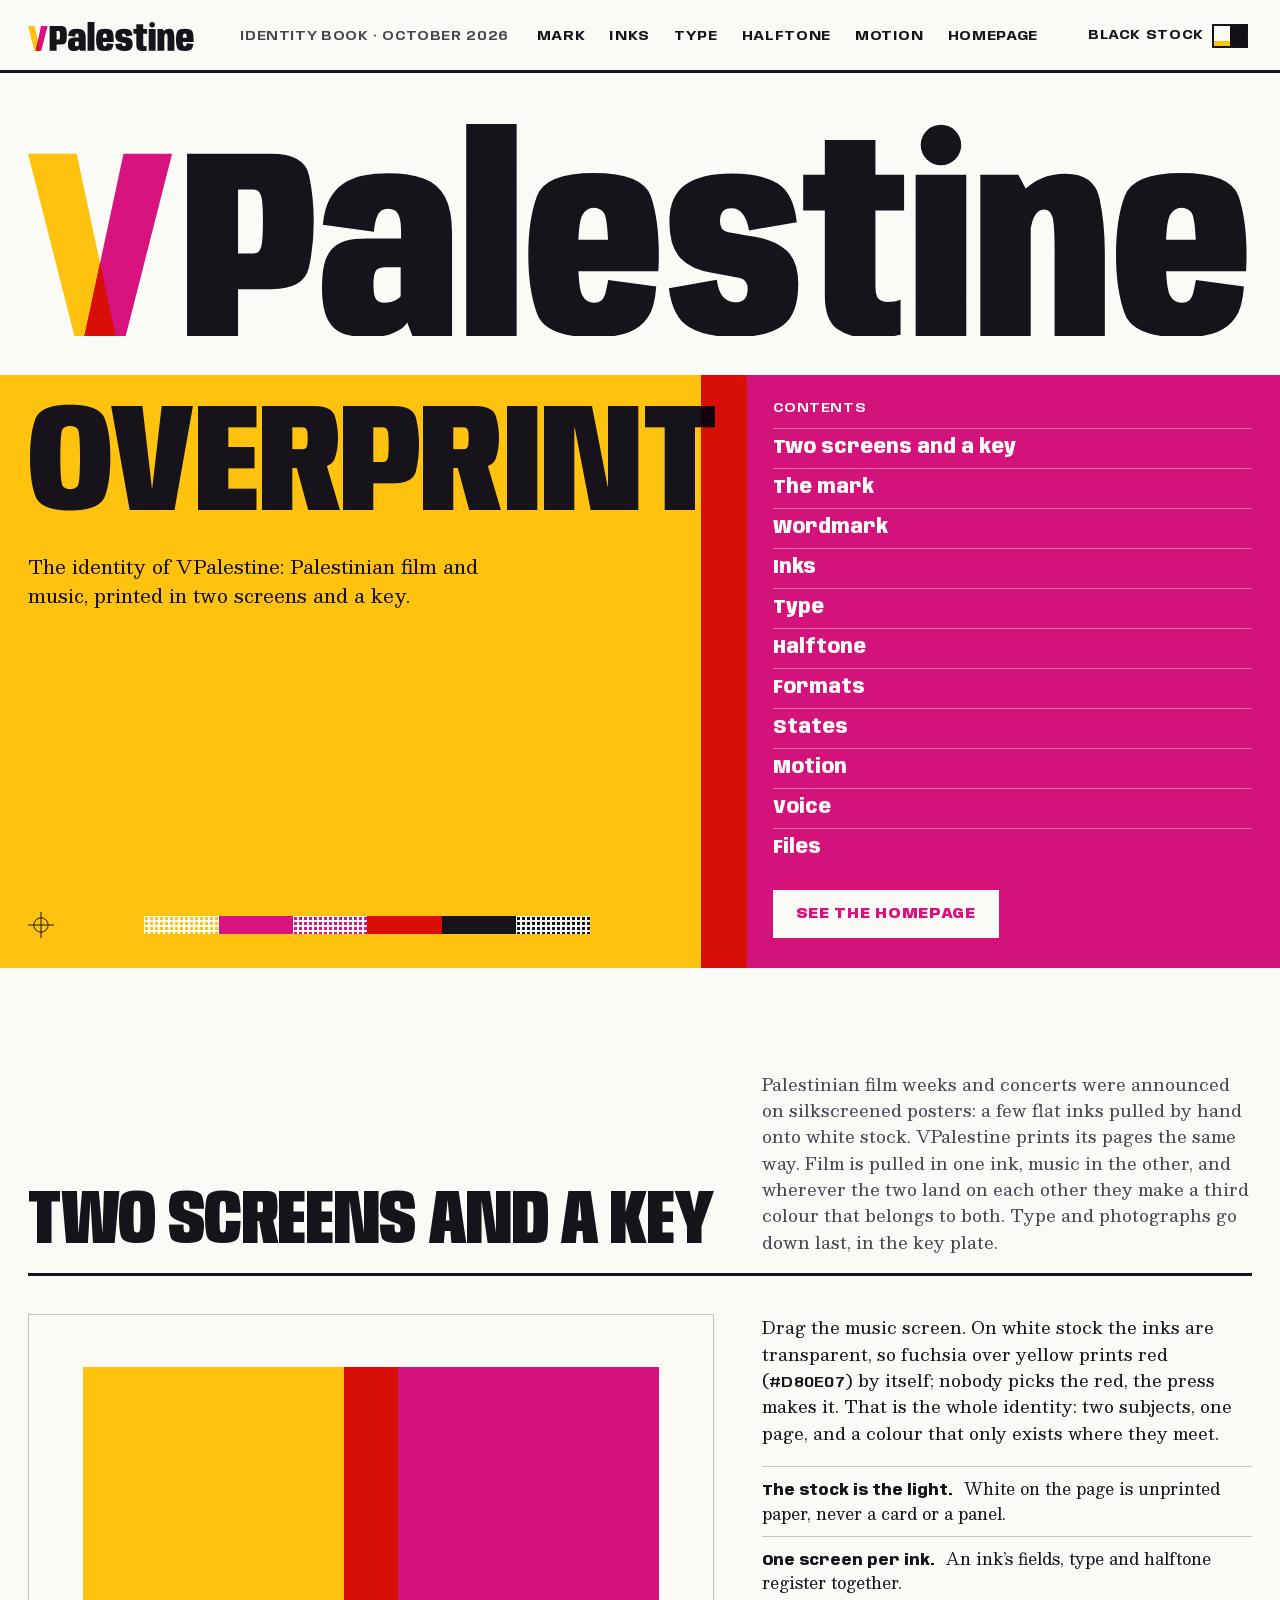
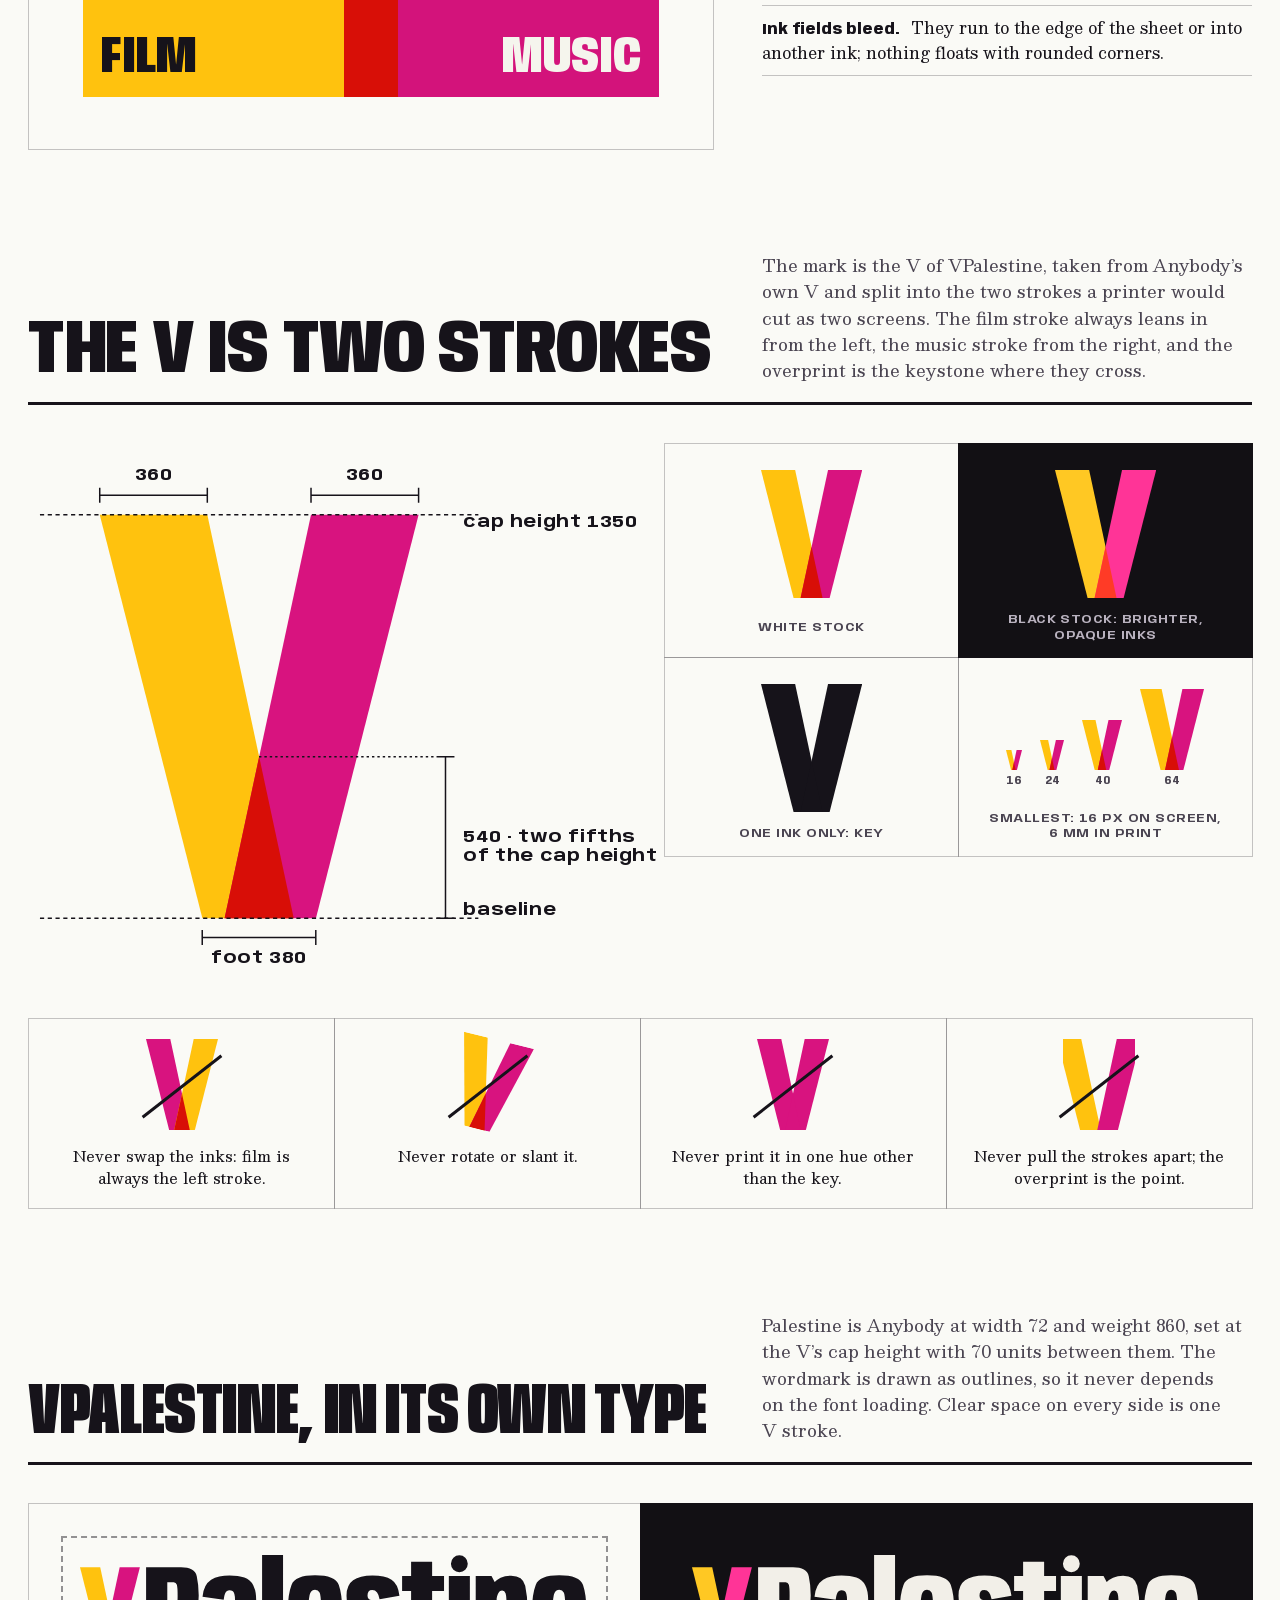
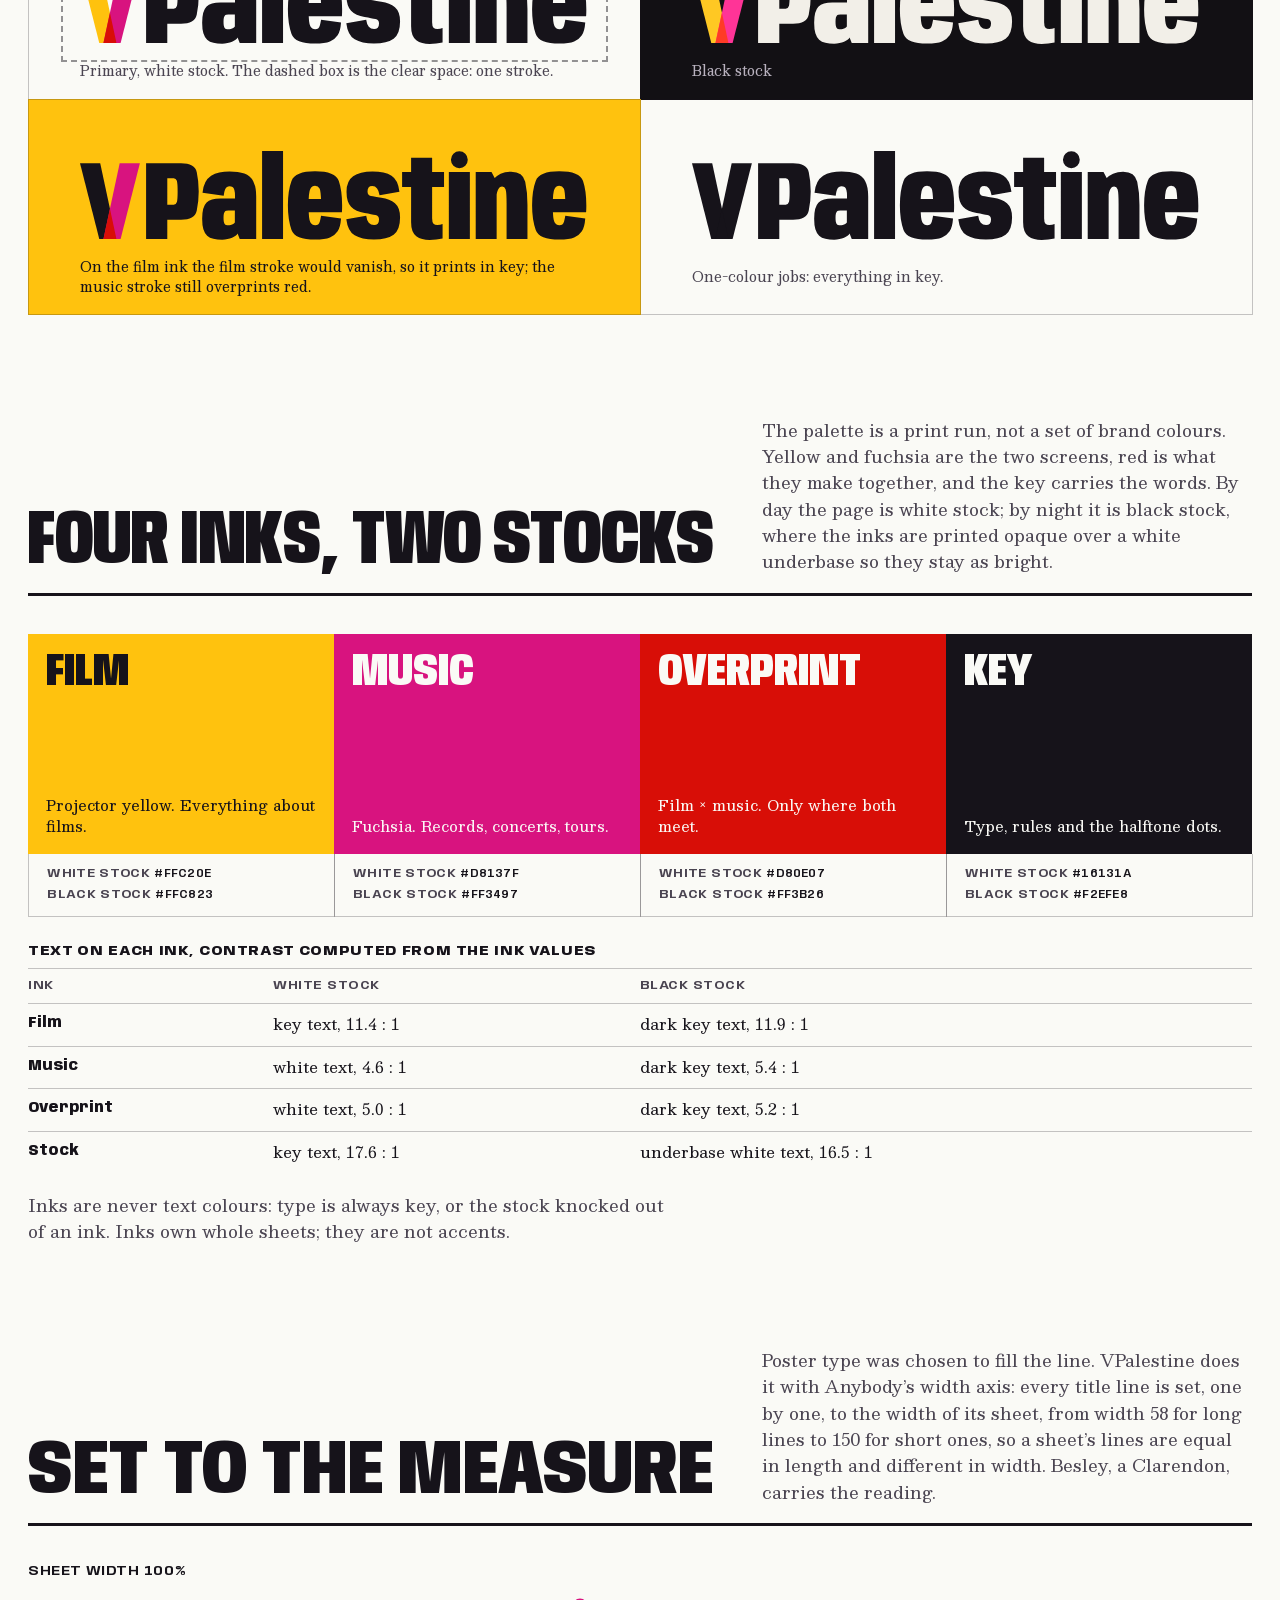
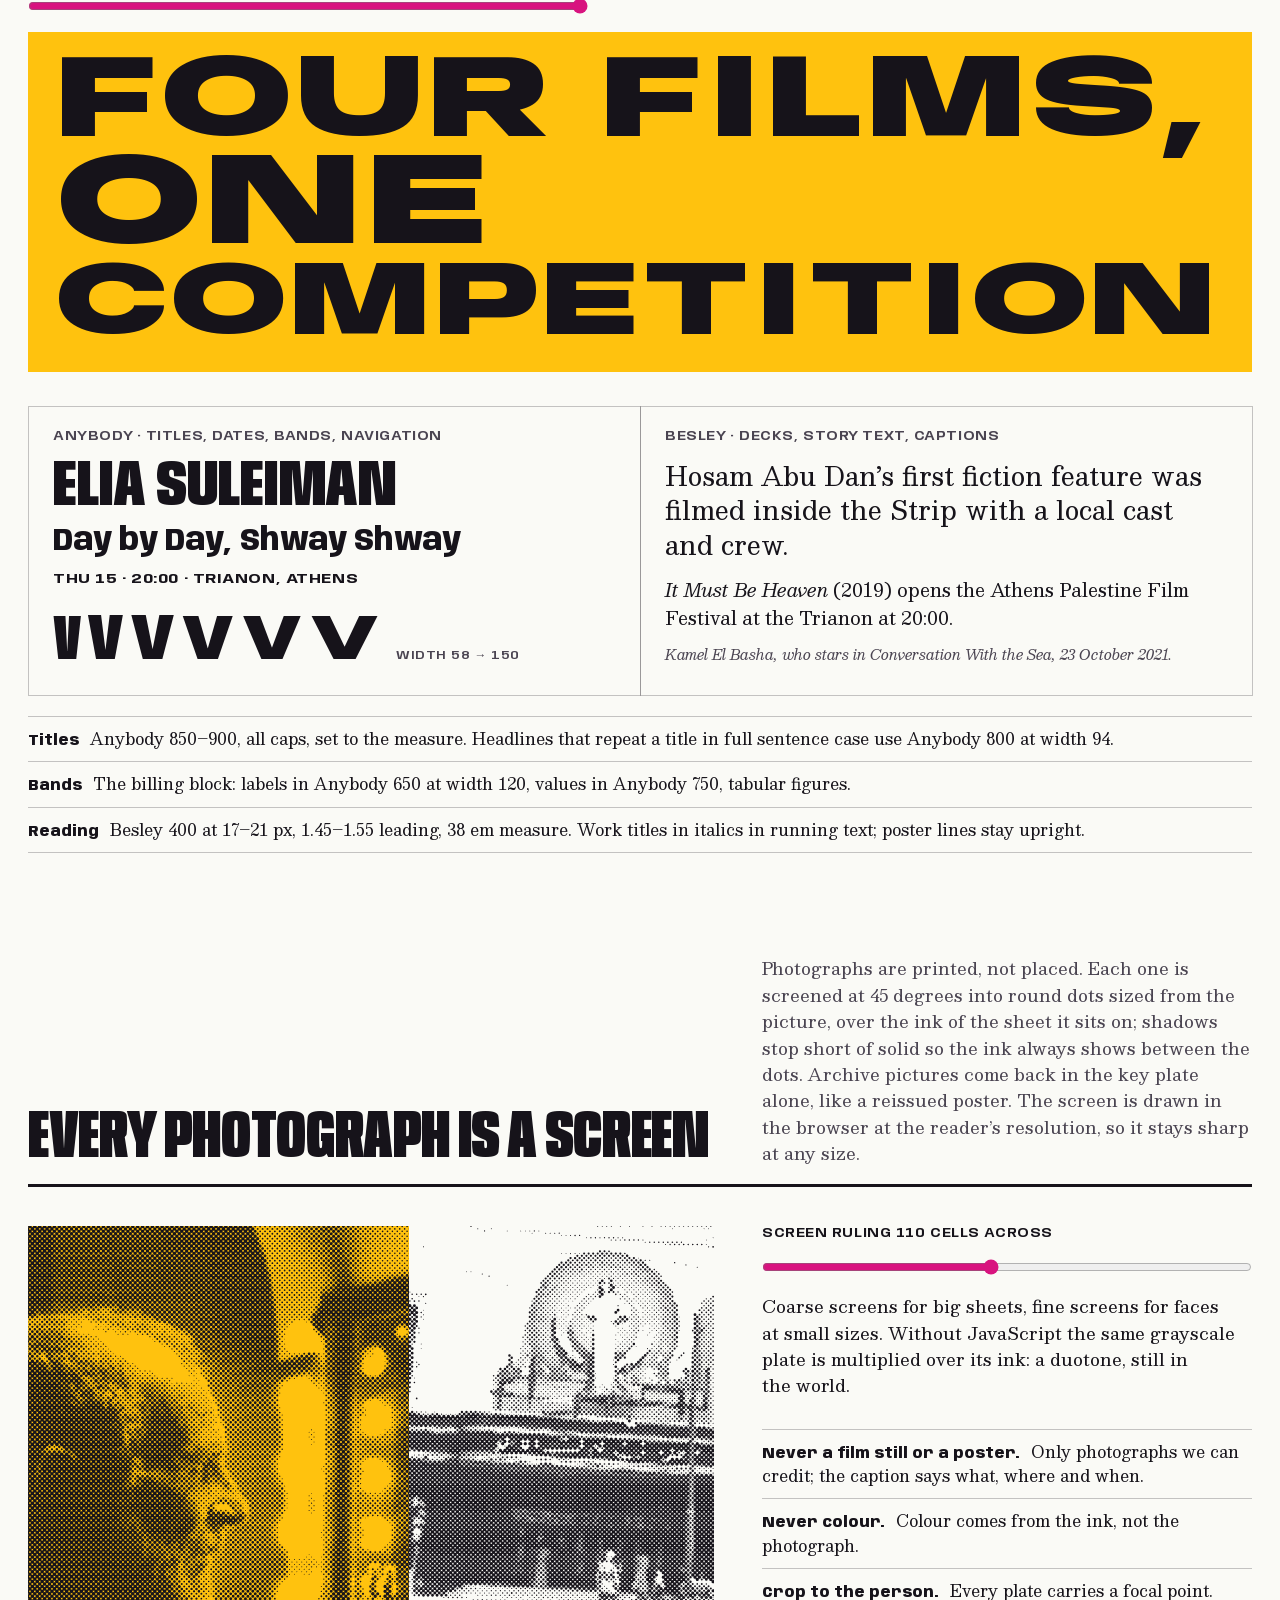
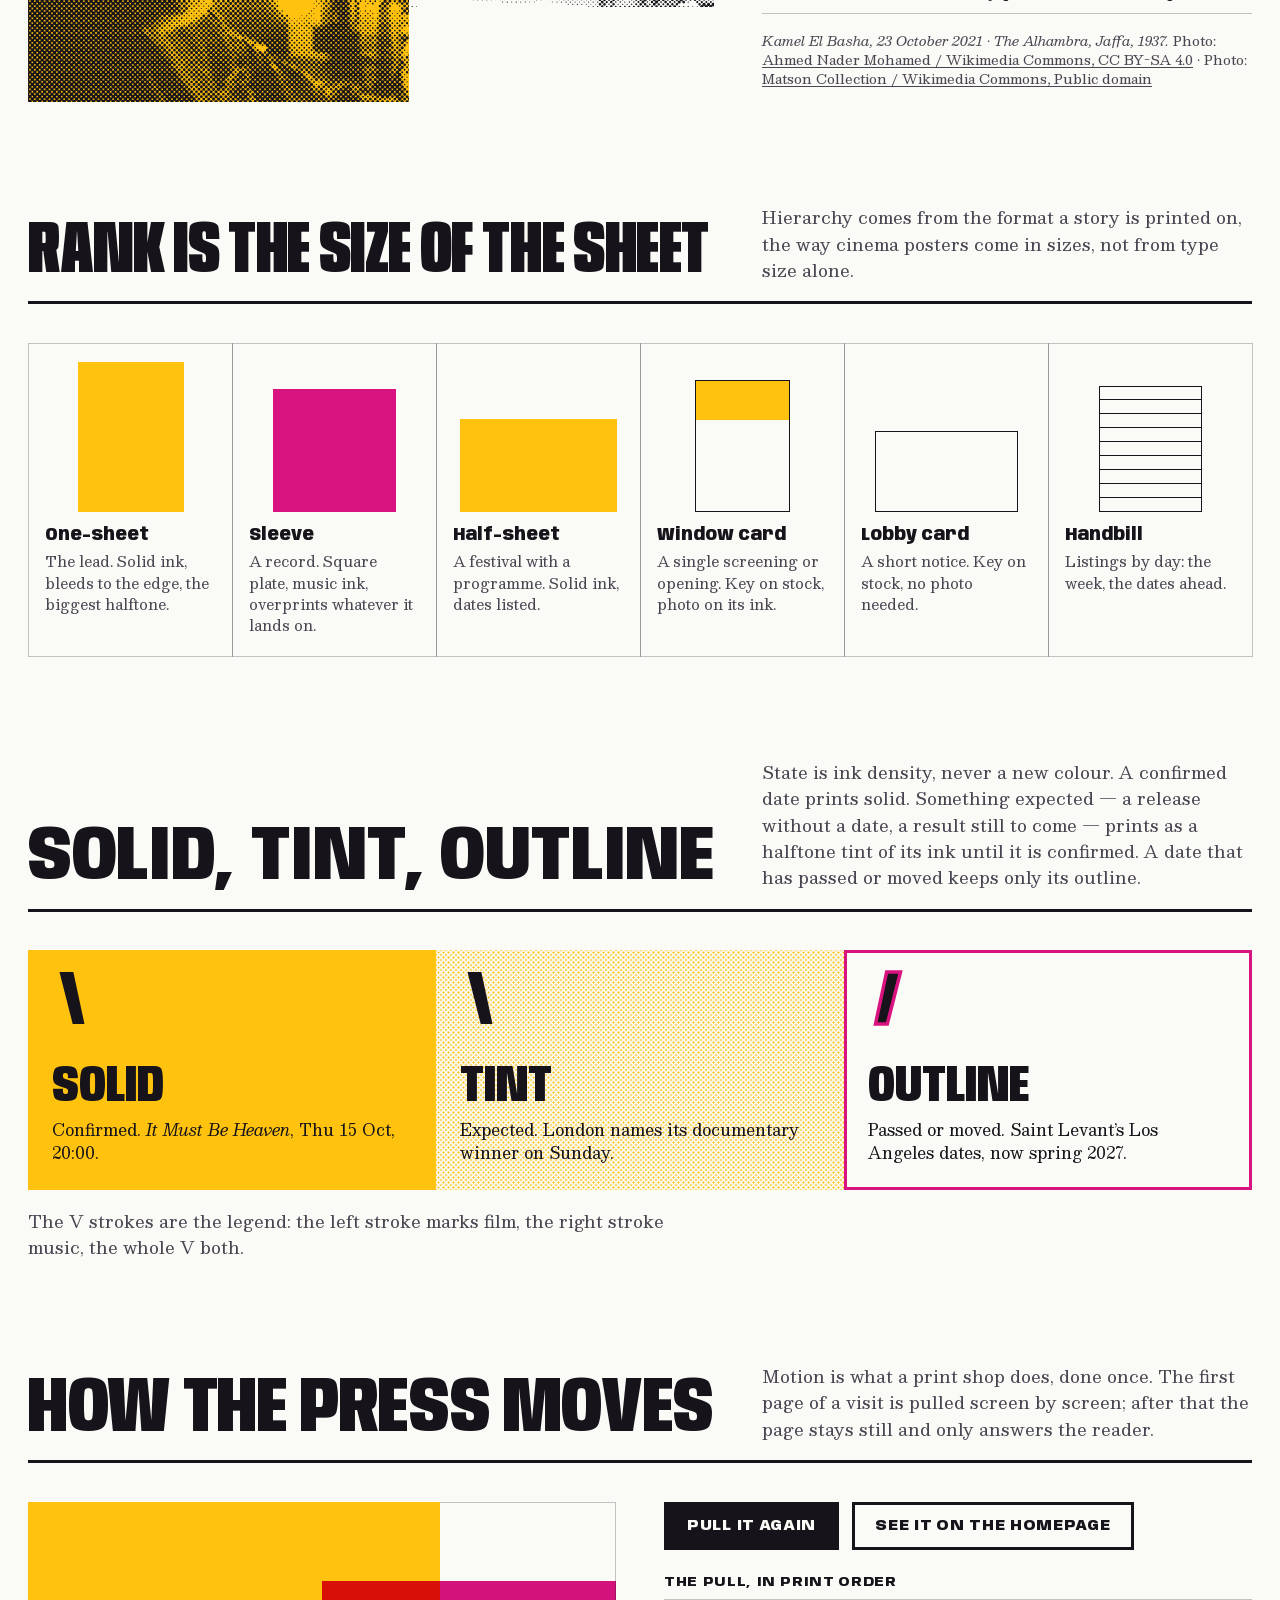
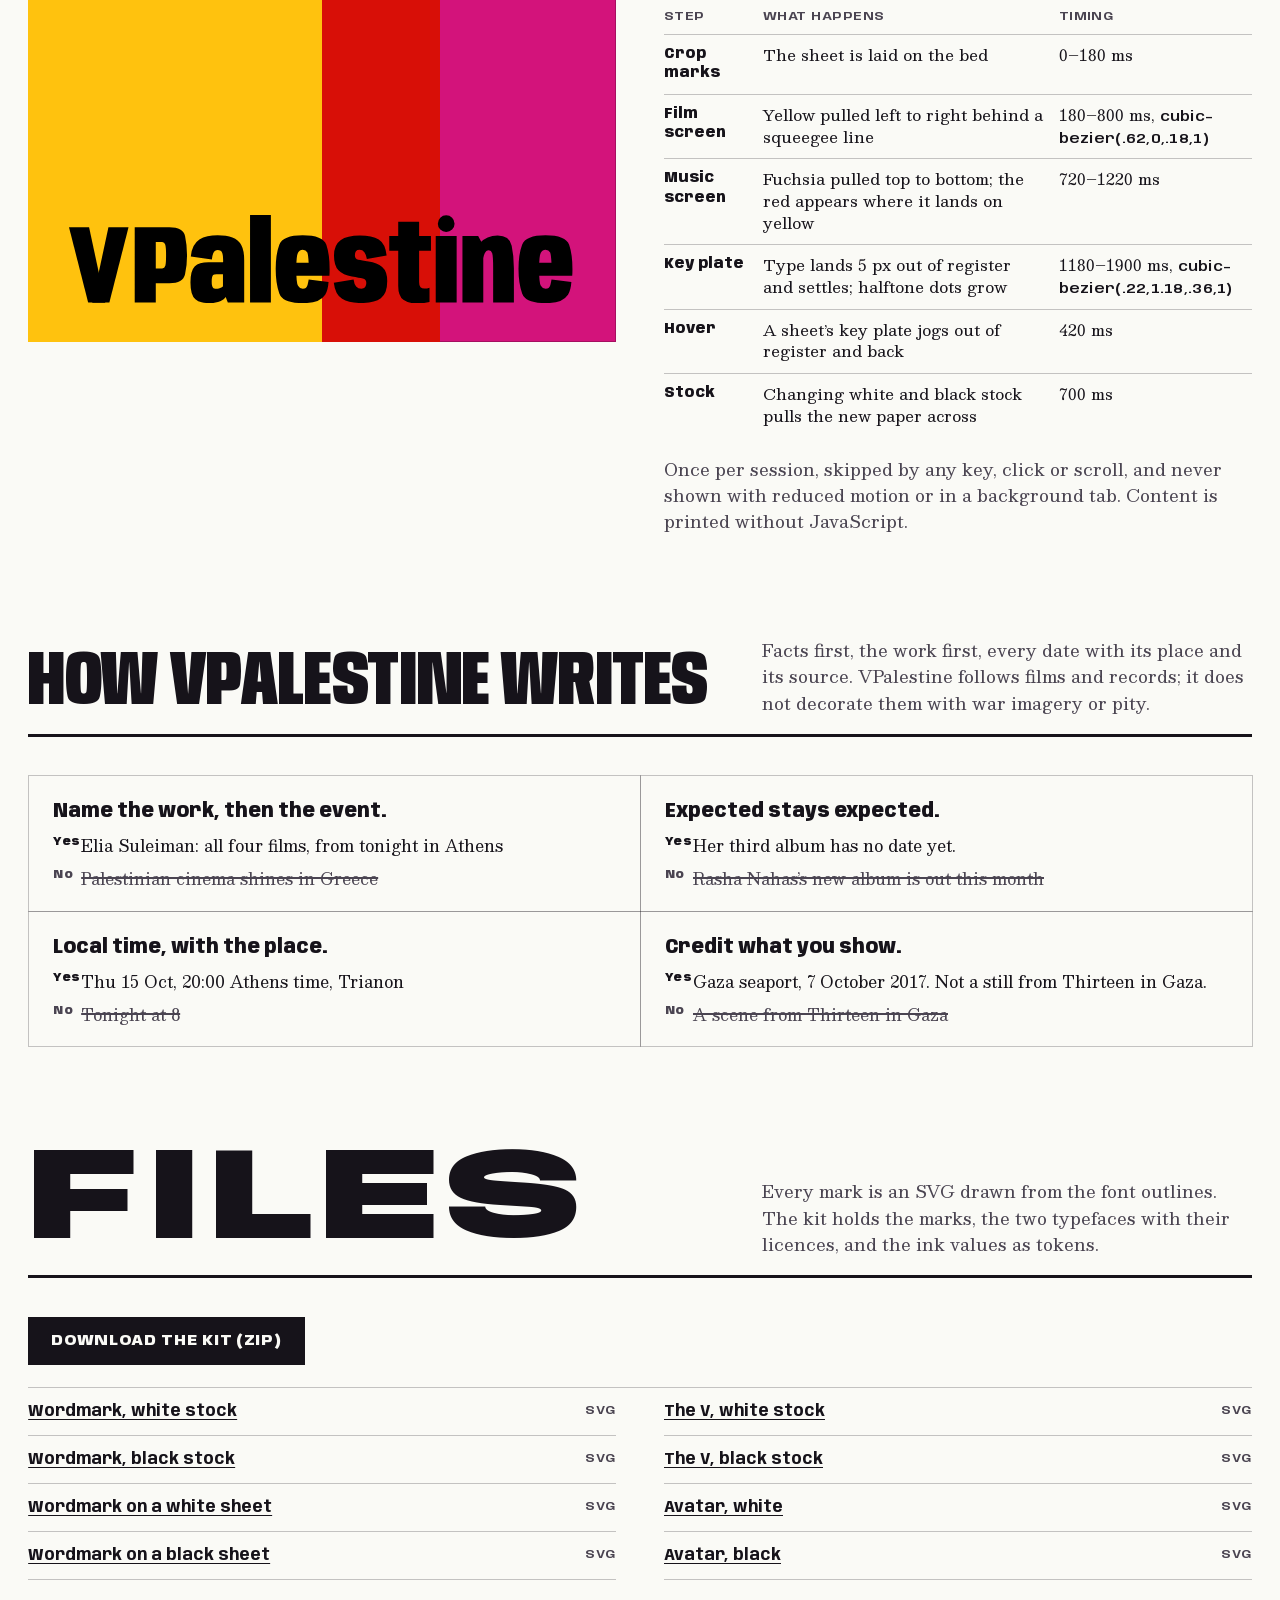
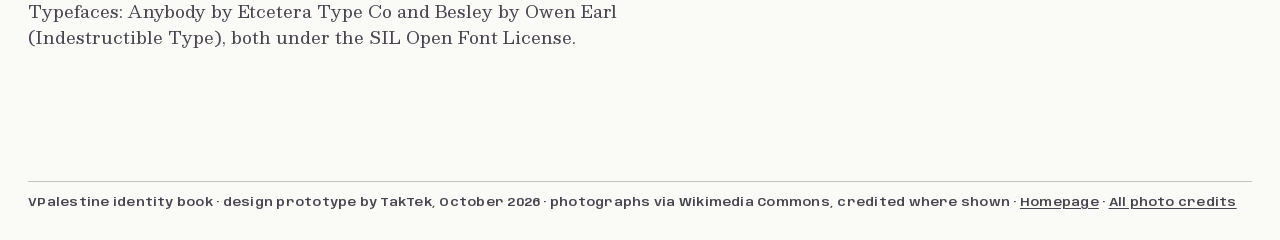
<file: index.html>
<!doctype html>
<html lang="en">
<head>
<meta charset="utf-8">
<meta name="viewport" content="width=device-width, initial-scale=1">
<title>VPalestine — Identity book</title>
<meta name="description" content="The VPalestine identity: two silkscreen inks for film and music, the overprint where they meet, type set to the measure, photographs as halftones.">
<meta name="theme-color" content="#FAFAF6">
<meta property="og:type" content="website">
<meta property="og:site_name" content="VPalestine">
<meta property="og:title" content="VPalestine — Identity book">
<meta property="og:description" content="The VPalestine identity: two silkscreen inks for film and music, the overprint where they meet, type set to the measure, photographs as halftones.">
<meta property="og:image" content="https://taktek-dev.github.io/vpalestine-prototype/assets/og.png">
<meta name="twitter:card" content="summary_large_image">
<link rel="icon" href="favicon.svg?v=20" type="image/svg+xml">
<link rel="preload" href="assets/fonts/anybody-var.woff2?v=1" as="font" type="font/woff2" crossorigin>
<link rel="preload" href="assets/fonts/besley-var.woff2?v=1" as="font" type="font/woff2" crossorigin>
<link rel="stylesheet" href="assets/css/vp.css?v=20">
<link rel="stylesheet" href="assets/css/book.css?v=20">
<script>(function(){var d=document.documentElement;try{if(localStorage.getItem('vp-stock')==='black')d.dataset.stock='black'}catch(e){}
var seen=false;try{seen=sessionStorage.getItem('vp-pulled')==='1'}catch(e){}
if((location.search.indexOf('pull')>-1||!seen)&&!matchMedia('(prefers-reduced-motion: reduce)').matches&&document.visibilityState!=='hidden'){d.classList.add('pulling');setTimeout(function(){d.classList.remove('pulling')},6000)}})();</script>
</head>
<body id="top">
<!--
THESIS: VPalestine prints Palestinian film and music like its film-week and concert posters: film in one silkscreen ink, music in the other, a third colour where they overprint. Refuses the dark streaming poster-grid and the festival-programme template.
OWN-WORLD: White stock is the light (black stock at night, inks opaque on an underbase). Projector yellow, fuchsia, overprint red, key. Anybody set to each sheet's measure by width, Besley for reading. Photos as 45-degree halftones. Rank by sheet format; state by ink density (solid, tint, outline); the V strokes are the legend.
STORY: Readers see tonight's film and tomorrow's record, plan the week from the handbill, follow festival runs, check dates ahead.
FIRST VIEWPORT: Left 7/12, a yellow one-sheet: halftone Suleiman, three fitted title lines, deck, billing band. Right: fuchsia MC Abdul sleeve overprinting the one-sheet's edge in red. Directly under, the This week handbill as a day-column strip.
FORM: Overprint, grounded candidate 3 of 7, seed 0b2cf4c5.
FINISH: unreviewed and undocumented is unfinished; this build ends with the finish review, the verdict, and DESIGN.md
-->
<a class="skip" href="#main">Skip to the book</a><svg width="0" height="0" style="position:absolute" aria-hidden="true" focusable="false"><defs><pattern id="tint-f" width="110" height="110" patternUnits="userSpaceOnUse"><circle cx="27" cy="27" r="26" fill="var(--film)"/><circle cx="82" cy="82" r="26" fill="var(--film)"/></pattern><pattern id="tint-m" width="110" height="110" patternUnits="userSpaceOnUse"><circle cx="27" cy="27" r="26" fill="var(--music)"/><circle cx="82" cy="82" r="26" fill="var(--music)"/></pattern><pattern id="tint-o" width="110" height="110" patternUnits="userSpaceOnUse"><circle cx="27" cy="27" r="26" fill="var(--over)"/><circle cx="82" cy="82" r="26" fill="var(--over)"/></pattern></defs></svg><div class="marks" aria-hidden="true"><i></i><i></i><i></i><i></i></div><div class="squeegee" aria-hidden="true"></div><header class="mast"><a class="mark" href="./"><svg viewBox="0 -220 9063 1570" role="img" aria-label="VPalestine, home"><path class="f" d="M0.0 0.0L360.0 0.0L649.2 1350.0L343.5 1350.0Z"/><path class="m" d="M707.0 0.0L1067.0 0.0L723.5 1350.0L417.8 1350.0Z"/><path class="o" d="M533.5 810.0L649.2 1350.0L417.8 1350.0Z"/><g class="w"><path transform="translate(1137 1350) scale(1 -1)" d="M40.872472789138556 0.0H418.6870838999748V346.0653406791389H663.1478675603867Q907.6145270727575 346.0653406791389 943.3359496425837 506.2498502526432Q979.05737221241 666.4343598261476 979.05737221241 850.2591231539845Q979.05737221241 1032.180932380259 944.0916869472712 1191.0904661901295Q909.1260016821325 1350.0 663.1478675603867 1350.0H40.872472789138556ZM418.6870838999748 611.4152366258204V1084.6501040533185H533.0216710343957Q575.2065082378685 1084.6501040533185 589.0512640122324 1037.6693802587688Q602.8960197865963 990.6886564642191 602.8960197865963 849.2678052866759Q602.8960197865963 706.393810916692 589.8070013169199 658.9045237712562Q576.7179828472435 611.4152366258204 533.0216710343957 611.4152366258204ZM1396.9759109020233 -10.430395152419806Q1446.3371845073998 -10.430395152419806 1491.351659733802 -0.8061260934919119Q1536.3661349602044 8.818142965435982 1572.9924976434559 24.75077431462705Q1609.6188603267074 40.68340566381812 1635.436639867723 59.77705954760313Q1661.2544194087386 78.87071343138814 1671.5924309194088 99.34230790659785L1710.1843377761543 0.0H2003.5082371346653V757.9716009907424Q2003.5082371346653 934.7974900901318 1950.694851236418 1031.5084442421794Q1897.8814653381705 1128.219398394227 1792.7007393520325 1167.0112431496382Q1687.5200133658946 1205.8030879050493 1527.5993469804525 1205.8030879050493Q1429.8090711273253 1205.8030879050493 1346.5483389552683 1188.4870596583933Q1263.2876067832112 1171.1710314117372 1200.2155973874032 1129.939749887213Q1137.1435879915953 1088.708468362689 1096.973026432097 1013.9805184099823Q1056.8024648725986 939.2525684572756 1046.7040048539639 824.3802020959556L1424.2082557491958 772.58149876073Q1431.7442417219281 844.730436630547 1446.9119554273784 881.4128036331385Q1462.0796691328287 918.09517063573 1483.0830964036286 930.4159653726965Q1504.0865236744285 942.736760109663 1527.9038266055286 942.736760109663Q1559.894846495241 942.736760109663 1581.5351577848196 928.6911115609109Q1603.1754690743983 914.6454630121589 1614.5297010615468 876.8347753416747Q1625.8839330486953 839.0240876711905 1625.8839330486953 765.7310820631683V722.3884507268667H1365.4000836722553Q1278.690626066178 722.3884507268667 1216.59436846897 704.5473865699023Q1154.498110871762 686.7063224129379 1115.32662021555 645.5959345847368Q1076.155129559338 604.4855467565358 1058.1800131779164 535.0575316790491Q1040.2048967964947 465.6295166015625 1040.2048967964947 360.8956172019243Q1040.2048967964947 246.23455632850528 1061.934267802164 173.15076110325754Q1083.6636388078332 100.0669658780098 1128.9270982444286 59.82939921319485Q1174.190557681024 19.591832548379898 1240.3805060200393 4.580718697980046Q1306.5704543590546 -10.430395152419806 1396.9759109020233 -10.430395152419806ZM1500.381991069764 245.7091518379748Q1482.3783749453723 245.7091518379748 1467.5392053686082 250.85227323509753Q1452.7000357918441 255.99539463222027 1442.0641320105642 269.40774844400585Q1431.4282282292843 282.8201022557914 1426.3330176528543 308.5928629171103Q1421.2378070764244 334.3656235784292 1421.2378070764244 378.13637671619654Q1421.2378070764244 422.7615610063076 1426.9714517276734 449.2929702308029Q1432.7050963789225 475.8243794552982 1443.2159330807626 487.9974935874343Q1453.7267697826028 500.1706077195704 1470.0804956518114 504.35157695785165Q1486.43422152102 508.5325461961329 1506.7229069061577 508.5325461961329H1622.953367471695V294.37175719439983Q1613.8142447657883 280.9603174291551 1594.0860947594047 269.25133732147515Q1574.357944753021 257.5423572137952 1549.8102364763618 251.625754525885Q1525.2625281997025 245.7091518379748 1500.381991069764 245.7091518379748ZM2108.486451379955 0.0H2482.0765020623803V1570.0H2108.486451379955ZM3054.5884446799755 -9.593090701848269V246.85093591362238Q2998.094798501581 246.85093591362238 2968.512775786221 300.4409730806947Q2937.3707555122674 351.54670837149024 2937.3707555122674 599.4950694255531Q2937.3707555122674 839.6076580733061 2967.776399899274 893.6569497101009Q2998.209217019379 949.2177159562707 3052.4562678933144 949.2177159562707Q3109.833019066602 949.2177159562707 3135.6685219705105 898.560342554003Q3152.022191543132 855.5737932808697 3158.877500180155 713.2166108079255H2906.1119918115437V480.13037346303463H3531.434116870165Q3535.201986897737 535.7197537012398 3535.201986897737 599.547475039959Q3535.201986897737 861.4693441167474 3476.3217299319804 1034.8647805824876Q3414.3971735313535 1207.2602170482278 3052.0376156680286 1207.2602170482278Q2695.922808188945 1207.2602170482278 2632.891061965376 1036.3394751697779Q2568.3264909163117 865.418733291328 2568.3264909163117 600.9521985687315Q2568.3264909163117 338.95838848128915 2633.181612893939 163.90265011042356Q2694.992435436696 -9.593090701848269 3054.5884446799755 -9.593090701848269ZM3054.5884446799755 246.85093591362238V-9.593090701848269Q3229.842917665839 -9.593090701848269 3318.2726346738636 28.84991692006588Q3405.750874631107 66.34144749119878 3455.3290830664337 140.49202181398869Q3504.8315958194435 212.15829426050186 3515.9300558380783 367.02714831382036L3160.1684898510575 415.057981621474Q3149.4886820577085 357.22463177517056 3139.4472736753523 316.1353252530098Q3127.8730404675007 276.557493340224 3107.5837653540075 261.6663667857647Q3088.778792116791 246.85093591362238 3054.5884446799755 246.85093591362238ZM4101.88112828508 -8.337134025990963Q4338.097772747278 -8.337134025990963 4453.003186091781 76.8846078813076Q4567.908599436283 162.10634978860617 4567.908599436283 384.8665456213057Q4567.908599436283 558.551305796951 4476.941154759377 636.7068599369377Q4385.973710082471 714.8624140769243 4233.603555444628 736.5413069352508Q4109.722224857658 758.8299784548581 4048.870115827769 768.8341037798673Q3988.01800679788 778.8382291048765 3988.01800679788 848.8034650199115Q3988.01800679788 894.7748171314597 4006.7748958282173 920.3733112215996Q4025.5317848585546 945.9718053117394 4073.3314515911043 945.9718053117394Q4125.180420864373 945.9718053117394 4158.244148500264 901.8810224495828Q4191.307876136154 857.7902395874262 4202.8249883800745 781.5642668157816L4557.025679323822 842.268839482218Q4533.7863047719 1055.1523033380508 4415.339015562087 1128.9933937452734Q4296.891726352274 1202.8344841524959 4075.843364942819 1202.8344841524959Q3848.975314658135 1202.8344841524959 3731.196422036737 1119.4133355300874Q3613.4175294153392 1035.9921869076788 3613.4175294153392 845.7206886671484Q3613.4175294153392 663.9598146900535 3694.0518442094326 577.7647408787161Q3774.686159003526 491.56966706737876 3936.0665923170745 466.7707790918648Q4065.970970015973 443.5849759876728 4129.430219922215 430.593905845657Q4192.889469828457 417.6028357036412 4192.889469828457 349.3193769417703Q4192.889469828457 299.6578985415399 4170.4539928194135 274.30104779079556Q4148.01851581037 248.94419704005122 4103.74604421109 248.94419704005122Q4044.8653879724443 248.94419704005122 4010.3682799134403 289.63034911081195Q3975.8711718544364 330.3165011815727 3964.354059610516 415.64287619292736L3609.6205438412726 354.1009990759194Q3635.3718317449093 141.32742386311293 3758.613193789497 66.49514491856098Q3881.8545558340847 -8.337134025990963 4101.88112828508 -8.337134025990963ZM5095.349057447165 -15.061864878982306Q5214.628976762295 -15.061864878982306 5325.712668642402 8.2059326171875V267.4663522094488Q5284.222324285656 251.2014118693769 5231.832770779729 251.2014118693769Q5188.542287643999 251.2014118693769 5163.94357874617 272.89429742097855Q5139.344869848341 294.5871829725802 5139.344869848341 369.4741500094533V928.44736944139H5351.658363588154V1193.7972653880715H5139.344869848341V1450.8921865522861H4764.689169514924V1193.7972653880715H4604.248878967017V928.44736944139H4764.689169514924V298.7272070981562Q4764.689169514924 117.83180275186896 4857.263674123213 51.38496893644333Q4949.838178731501 -15.061864878982306 5095.349057447165 -15.061864878982306ZM5437.22069459036 0.0H5812.295047149062V1193.8399658203125H5437.22069459036ZM5916.359891012311 0.0H6289.531289469451V1022.552251316607L6198.037223745137 1193.7972653880715H5916.359891012311ZM6466.544713515788 0.0H6838.650462321937V612.5995636321604Q6838.650462321937 839.2732189632952 6798.745305798948 1020.5965519901365Q6758.8401492759585 1201.9198850169778 6547.138627074659 1201.9198850169778Q6350.491714861244 1201.9198850169778 6225.352161355317 1063.8536570128053Q6100.212607849389 925.7874290086329 6100.212607849389 738.7523068971932L6283.251506090164 697.7268019020557Q6283.251506090164 815.7768354378641 6311.938825946301 876.1734122540802Q6340.626145802438 936.5699890702963 6388.318474687636 936.5699890702963Q6432.588416706771 936.5699890702963 6449.5665651112795 884.6198904663324Q6466.544713515788 832.6697918623686 6466.544713515788 623.9937443137169ZM7407.5884446799755 -9.593090701848269V246.85093591362238Q7351.094798501581 246.85093591362238 7321.512775786221 300.4409730806947Q7290.370755512267 351.54670837149024 7290.370755512267 599.4950694255531Q7290.370755512267 839.6076580733061 7320.776399899274 893.6569497101009Q7351.209217019379 949.2177159562707 7405.456267893314 949.2177159562707Q7462.833019066602 949.2177159562707 7488.6685219705105 898.560342554003Q7505.022191543132 855.5737932808697 7511.877500180155 713.2166108079255H7259.111991811544V480.13037346303463H7884.434116870165Q7888.201986897737 535.7197537012398 7888.201986897737 599.547475039959Q7888.201986897737 861.4693441167474 7829.32172993198 1034.8647805824876Q7767.3971735313535 1207.2602170482278 7405.037615668029 1207.2602170482278Q7048.922808188945 1207.2602170482278 6985.891061965376 1036.3394751697779Q6921.326490916312 865.418733291328 6921.326490916312 600.9521985687315Q6921.326490916312 338.95838848128915 6986.181612893939 163.90265011042356Q7047.992435436696 -9.593090701848269 7407.5884446799755 -9.593090701848269ZM7407.5884446799755 246.85093591362238V-9.593090701848269Q7582.842917665839 -9.593090701848269 7671.272634673864 28.84991692006588Q7758.750874631107 66.34144749119878 7808.329083066434 140.49202181398869Q7857.8315958194435 212.15829426050186 7868.930055838078 367.02714831382036L7513.1684898510575 415.057981621474Q7502.4886820577085 357.22463177517056 7492.447273675352 316.1353252530098Q7480.873040467501 276.557493340224 7460.5837653540075 261.6663667857647Q7441.778792116791 246.85093591362238 7407.5884446799755 246.85093591362238ZM5774.8 1414.2A150 150 0 1 0 5474.8 1414.2A150 150 0 1 0 5774.8 1414.2Z"/></g></svg></a><div class="mid"><p class="dateline">Identity book · October 2026</p><nav aria-label="Book"><ul><li><a href="#mark">Mark</a></li><li><a href="#inks">Inks</a></li><li><a href="#type">Type</a></li><li><a href="#halftone">Halftone</a></li><li><a href="#motion">Motion</a></li><li><a href="home.html">Homepage</a></li></ul></nav></div><button class="stock" type="button" aria-pressed="false"><span class="lbl">Black stock</span><span class="sw" aria-hidden="true"><i></i><i></i></span></button></header><main id="main" class="book"><section class="cover" id="cover" aria-labelledby="cover-h"><div class="cv-mark"><svg viewBox="0 -220 9063 1570" role="img" aria-label="VPalestine"><path class="f" d="M0.0 0.0L360.0 0.0L649.2 1350.0L343.5 1350.0Z"/><path class="m" d="M707.0 0.0L1067.0 0.0L723.5 1350.0L417.8 1350.0Z"/><path class="o" d="M533.5 810.0L649.2 1350.0L417.8 1350.0Z"/><g class="w"><path transform="translate(1137 1350) scale(1 -1)" d="M40.872472789138556 0.0H418.6870838999748V346.0653406791389H663.1478675603867Q907.6145270727575 346.0653406791389 943.3359496425837 506.2498502526432Q979.05737221241 666.4343598261476 979.05737221241 850.2591231539845Q979.05737221241 1032.180932380259 944.0916869472712 1191.0904661901295Q909.1260016821325 1350.0 663.1478675603867 1350.0H40.872472789138556ZM418.6870838999748 611.4152366258204V1084.6501040533185H533.0216710343957Q575.2065082378685 1084.6501040533185 589.0512640122324 1037.6693802587688Q602.8960197865963 990.6886564642191 602.8960197865963 849.2678052866759Q602.8960197865963 706.393810916692 589.8070013169199 658.9045237712562Q576.7179828472435 611.4152366258204 533.0216710343957 611.4152366258204ZM1396.9759109020233 -10.430395152419806Q1446.3371845073998 -10.430395152419806 1491.351659733802 -0.8061260934919119Q1536.3661349602044 8.818142965435982 1572.9924976434559 24.75077431462705Q1609.6188603267074 40.68340566381812 1635.436639867723 59.77705954760313Q1661.2544194087386 78.87071343138814 1671.5924309194088 99.34230790659785L1710.1843377761543 0.0H2003.5082371346653V757.9716009907424Q2003.5082371346653 934.7974900901318 1950.694851236418 1031.5084442421794Q1897.8814653381705 1128.219398394227 1792.7007393520325 1167.0112431496382Q1687.5200133658946 1205.8030879050493 1527.5993469804525 1205.8030879050493Q1429.8090711273253 1205.8030879050493 1346.5483389552683 1188.4870596583933Q1263.2876067832112 1171.1710314117372 1200.2155973874032 1129.939749887213Q1137.1435879915953 1088.708468362689 1096.973026432097 1013.9805184099823Q1056.8024648725986 939.2525684572756 1046.7040048539639 824.3802020959556L1424.2082557491958 772.58149876073Q1431.7442417219281 844.730436630547 1446.9119554273784 881.4128036331385Q1462.0796691328287 918.09517063573 1483.0830964036286 930.4159653726965Q1504.0865236744285 942.736760109663 1527.9038266055286 942.736760109663Q1559.894846495241 942.736760109663 1581.5351577848196 928.6911115609109Q1603.1754690743983 914.6454630121589 1614.5297010615468 876.8347753416747Q1625.8839330486953 839.0240876711905 1625.8839330486953 765.7310820631683V722.3884507268667H1365.4000836722553Q1278.690626066178 722.3884507268667 1216.59436846897 704.5473865699023Q1154.498110871762 686.7063224129379 1115.32662021555 645.5959345847368Q1076.155129559338 604.4855467565358 1058.1800131779164 535.0575316790491Q1040.2048967964947 465.6295166015625 1040.2048967964947 360.8956172019243Q1040.2048967964947 246.23455632850528 1061.934267802164 173.15076110325754Q1083.6636388078332 100.0669658780098 1128.9270982444286 59.82939921319485Q1174.190557681024 19.591832548379898 1240.3805060200393 4.580718697980046Q1306.5704543590546 -10.430395152419806 1396.9759109020233 -10.430395152419806ZM1500.381991069764 245.7091518379748Q1482.3783749453723 245.7091518379748 1467.5392053686082 250.85227323509753Q1452.7000357918441 255.99539463222027 1442.0641320105642 269.40774844400585Q1431.4282282292843 282.8201022557914 1426.3330176528543 308.5928629171103Q1421.2378070764244 334.3656235784292 1421.2378070764244 378.13637671619654Q1421.2378070764244 422.7615610063076 1426.9714517276734 449.2929702308029Q1432.7050963789225 475.8243794552982 1443.2159330807626 487.9974935874343Q1453.7267697826028 500.1706077195704 1470.0804956518114 504.35157695785165Q1486.43422152102 508.5325461961329 1506.7229069061577 508.5325461961329H1622.953367471695V294.37175719439983Q1613.8142447657883 280.9603174291551 1594.0860947594047 269.25133732147515Q1574.357944753021 257.5423572137952 1549.8102364763618 251.625754525885Q1525.2625281997025 245.7091518379748 1500.381991069764 245.7091518379748ZM2108.486451379955 0.0H2482.0765020623803V1570.0H2108.486451379955ZM3054.5884446799755 -9.593090701848269V246.85093591362238Q2998.094798501581 246.85093591362238 2968.512775786221 300.4409730806947Q2937.3707555122674 351.54670837149024 2937.3707555122674 599.4950694255531Q2937.3707555122674 839.6076580733061 2967.776399899274 893.6569497101009Q2998.209217019379 949.2177159562707 3052.4562678933144 949.2177159562707Q3109.833019066602 949.2177159562707 3135.6685219705105 898.560342554003Q3152.022191543132 855.5737932808697 3158.877500180155 713.2166108079255H2906.1119918115437V480.13037346303463H3531.434116870165Q3535.201986897737 535.7197537012398 3535.201986897737 599.547475039959Q3535.201986897737 861.4693441167474 3476.3217299319804 1034.8647805824876Q3414.3971735313535 1207.2602170482278 3052.0376156680286 1207.2602170482278Q2695.922808188945 1207.2602170482278 2632.891061965376 1036.3394751697779Q2568.3264909163117 865.418733291328 2568.3264909163117 600.9521985687315Q2568.3264909163117 338.95838848128915 2633.181612893939 163.90265011042356Q2694.992435436696 -9.593090701848269 3054.5884446799755 -9.593090701848269ZM3054.5884446799755 246.85093591362238V-9.593090701848269Q3229.842917665839 -9.593090701848269 3318.2726346738636 28.84991692006588Q3405.750874631107 66.34144749119878 3455.3290830664337 140.49202181398869Q3504.8315958194435 212.15829426050186 3515.9300558380783 367.02714831382036L3160.1684898510575 415.057981621474Q3149.4886820577085 357.22463177517056 3139.4472736753523 316.1353252530098Q3127.8730404675007 276.557493340224 3107.5837653540075 261.6663667857647Q3088.778792116791 246.85093591362238 3054.5884446799755 246.85093591362238ZM4101.88112828508 -8.337134025990963Q4338.097772747278 -8.337134025990963 4453.003186091781 76.8846078813076Q4567.908599436283 162.10634978860617 4567.908599436283 384.8665456213057Q4567.908599436283 558.551305796951 4476.941154759377 636.7068599369377Q4385.973710082471 714.8624140769243 4233.603555444628 736.5413069352508Q4109.722224857658 758.8299784548581 4048.870115827769 768.8341037798673Q3988.01800679788 778.8382291048765 3988.01800679788 848.8034650199115Q3988.01800679788 894.7748171314597 4006.7748958282173 920.3733112215996Q4025.5317848585546 945.9718053117394 4073.3314515911043 945.9718053117394Q4125.180420864373 945.9718053117394 4158.244148500264 901.8810224495828Q4191.307876136154 857.7902395874262 4202.8249883800745 781.5642668157816L4557.025679323822 842.268839482218Q4533.7863047719 1055.1523033380508 4415.339015562087 1128.9933937452734Q4296.891726352274 1202.8344841524959 4075.843364942819 1202.8344841524959Q3848.975314658135 1202.8344841524959 3731.196422036737 1119.4133355300874Q3613.4175294153392 1035.9921869076788 3613.4175294153392 845.7206886671484Q3613.4175294153392 663.9598146900535 3694.0518442094326 577.7647408787161Q3774.686159003526 491.56966706737876 3936.0665923170745 466.7707790918648Q4065.970970015973 443.5849759876728 4129.430219922215 430.593905845657Q4192.889469828457 417.6028357036412 4192.889469828457 349.3193769417703Q4192.889469828457 299.6578985415399 4170.4539928194135 274.30104779079556Q4148.01851581037 248.94419704005122 4103.74604421109 248.94419704005122Q4044.8653879724443 248.94419704005122 4010.3682799134403 289.63034911081195Q3975.8711718544364 330.3165011815727 3964.354059610516 415.64287619292736L3609.6205438412726 354.1009990759194Q3635.3718317449093 141.32742386311293 3758.613193789497 66.49514491856098Q3881.8545558340847 -8.337134025990963 4101.88112828508 -8.337134025990963ZM5095.349057447165 -15.061864878982306Q5214.628976762295 -15.061864878982306 5325.712668642402 8.2059326171875V267.4663522094488Q5284.222324285656 251.2014118693769 5231.832770779729 251.2014118693769Q5188.542287643999 251.2014118693769 5163.94357874617 272.89429742097855Q5139.344869848341 294.5871829725802 5139.344869848341 369.4741500094533V928.44736944139H5351.658363588154V1193.7972653880715H5139.344869848341V1450.8921865522861H4764.689169514924V1193.7972653880715H4604.248878967017V928.44736944139H4764.689169514924V298.7272070981562Q4764.689169514924 117.83180275186896 4857.263674123213 51.38496893644333Q4949.838178731501 -15.061864878982306 5095.349057447165 -15.061864878982306ZM5437.22069459036 0.0H5812.295047149062V1193.8399658203125H5437.22069459036ZM5916.359891012311 0.0H6289.531289469451V1022.552251316607L6198.037223745137 1193.7972653880715H5916.359891012311ZM6466.544713515788 0.0H6838.650462321937V612.5995636321604Q6838.650462321937 839.2732189632952 6798.745305798948 1020.5965519901365Q6758.8401492759585 1201.9198850169778 6547.138627074659 1201.9198850169778Q6350.491714861244 1201.9198850169778 6225.352161355317 1063.8536570128053Q6100.212607849389 925.7874290086329 6100.212607849389 738.7523068971932L6283.251506090164 697.7268019020557Q6283.251506090164 815.7768354378641 6311.938825946301 876.1734122540802Q6340.626145802438 936.5699890702963 6388.318474687636 936.5699890702963Q6432.588416706771 936.5699890702963 6449.5665651112795 884.6198904663324Q6466.544713515788 832.6697918623686 6466.544713515788 623.9937443137169ZM7407.5884446799755 -9.593090701848269V246.85093591362238Q7351.094798501581 246.85093591362238 7321.512775786221 300.4409730806947Q7290.370755512267 351.54670837149024 7290.370755512267 599.4950694255531Q7290.370755512267 839.6076580733061 7320.776399899274 893.6569497101009Q7351.209217019379 949.2177159562707 7405.456267893314 949.2177159562707Q7462.833019066602 949.2177159562707 7488.6685219705105 898.560342554003Q7505.022191543132 855.5737932808697 7511.877500180155 713.2166108079255H7259.111991811544V480.13037346303463H7884.434116870165Q7888.201986897737 535.7197537012398 7888.201986897737 599.547475039959Q7888.201986897737 861.4693441167474 7829.32172993198 1034.8647805824876Q7767.3971735313535 1207.2602170482278 7405.037615668029 1207.2602170482278Q7048.922808188945 1207.2602170482278 6985.891061965376 1036.3394751697779Q6921.326490916312 865.418733291328 6921.326490916312 600.9521985687315Q6921.326490916312 338.95838848128915 6986.181612893939 163.90265011042356Q7047.992435436696 -9.593090701848269 7407.5884446799755 -9.593090701848269ZM7407.5884446799755 246.85093591362238V-9.593090701848269Q7582.842917665839 -9.593090701848269 7671.272634673864 28.84991692006588Q7758.750874631107 66.34144749119878 7808.329083066434 140.49202181398869Q7857.8315958194435 212.15829426050186 7868.930055838078 367.02714831382036L7513.1684898510575 415.057981621474Q7502.4886820577085 357.22463177517056 7492.447273675352 316.1353252530098Q7480.873040467501 276.557493340224 7460.5837653540075 261.6663667857647Q7441.778792116791 246.85093591362238 7407.5884446799755 246.85093591362238ZM5774.8 1414.2A150 150 0 1 0 5474.8 1414.2A150 150 0 1 0 5774.8 1414.2Z"/></g></svg></div><div class="cv-sheets"><div class="cv-film ink ink-film p-film"><h1 id="cover-h" class="lines p-key" data-fit><span class="ln">Overprint</span></h1><p class="copy p-key">The identity of VPalestine: Palestinian film and music, printed in two screens and a key.</p><div class="furniture" aria-hidden="true"><svg class="reg" viewBox="0 0 40 40"><circle cx="20" cy="20" r="11"/><path d="M20 0V40M0 20H40"/></svg><span class="bar"><i class="c-film"></i><i class="c-film t"></i><i class="c-music"></i><i class="c-music t"></i><i class="c-over"></i><i class="c-key"></i><i class="c-key t"></i></span></div></div><nav class="cv-music p-music" aria-label="Contents"><h2 class="label">Contents</h2><ol><li><a href="#idea">Two screens and a key</a></li><li><a href="#mark">The mark</a></li><li><a href="#wordmark">Wordmark</a></li><li><a href="#inks">Inks</a></li><li><a href="#type">Type</a></li><li><a href="#halftone">Halftone</a></li><li><a href="#formats">Formats</a></li><li><a href="#states">States</a></li><li><a href="#motion">Motion</a></li><li><a href="#voice">Voice</a></li><li><a href="#files">Files</a></li></ol><a class="btn on-music" href="home.html">See the homepage</a></nav></div></section><section class="ch " id="idea" aria-labelledby="idea-h"><header class="ch-head"><h2 id="idea-h" class="lines" data-fit><span class="ln">Two screens and a key</span></h2><p>Palestinian film weeks and concerts were announced on silkscreened posters: a few flat inks pulled by hand onto white stock. VPalestine prints its pages the same way. Film is pulled in one ink, music in the other, and wherever the two land on each other they make a third colour that belongs to both. Type and photographs go down last, in the key plate.</p></header><div class="idea"><div class="press" id="press" aria-label="Drag the music screen over the film screen to see the overprint"><div class="scr film"><span>Film</span></div><div class="scr music" tabindex="0" role="slider" aria-label="Music screen position" aria-valuemin="0" aria-valuemax="100" aria-valuenow="55"><span>Music</span></div></div><div class="idea-notes"><p class="copy">Drag the music screen. On white stock the inks are transparent, so fuchsia over yellow prints red (<code>#D80E07</code>) by itself; nobody picks the red, the press makes it. That is the whole identity: two subjects, one page, and a colour that only exists where they meet.</p><ul class="rules"><li><b>The stock is the light.</b> White on the page is unprinted paper, never a card or a panel.</li><li><b>One screen per ink.</b> An ink’s fields, type and halftone register together.</li><li><b>Ink fields bleed.</b> They run to the edge of the sheet or into another ink; nothing floats with rounded corners.</li></ul></div></div></section><section class="ch " id="mark" aria-labelledby="mark-h"><header class="ch-head"><h2 id="mark-h" class="lines" data-fit><span class="ln">The V is two strokes</span></h2><p>The mark is the V of VPalestine, taken from Anybody’s own V and split into the two strokes a printer would cut as two screens. The film stroke always leans in from the left, the music stroke from the right, and the overprint is the keystone where they cross.</p></header><div class="mark-grid"><div class="mk-build"><svg class="build" viewBox="-240 -240 1967 1830" role="img" aria-label="Construction of the V: two straight strokes, each 360 units wide at the cap line; their inner edges cross at two fifths of the cap height and the overprint fills the triangle below; the foot is 380 units wide."><path class="f" d="M0.0 0.0L360.0 0.0L649.2 1350.0L343.5 1350.0Z"/><path class="m" d="M707.0 0.0L1067.0 0.0L723.5 1350.0L417.8 1350.0Z"/><path class="o" d="M533.5 810.0L649.2 1350.0L417.8 1350.0Z"/><path stroke="var(--key)" stroke-width="5" fill="none" stroke-dasharray="14 12" d="M-200 0H1267M-200 1350H1267"/><path stroke="var(--key)" stroke-width="5" fill="none" d="M0 -90V-40M360 -90V-40M0 -65H360"/><text fill="var(--key)" font-family="Anybody" font-weight="700" font-stretch="118%" font-size="54" letter-spacing="2" x="180" y="-115" text-anchor="middle">360</text><path stroke="var(--key)" stroke-width="5" fill="none" d="M707 -90V-40M1067 -90V-40M707 -65H1067"/><text fill="var(--key)" font-family="Anybody" font-weight="700" font-stretch="118%" font-size="54" letter-spacing="2" x="887" y="-115" text-anchor="middle">360</text><path stroke="var(--key)" stroke-width="5" fill="none" d="M1157 1350V810M1127 810H1187M1127 1350H1187"/><path stroke="var(--key)" stroke-width="5" fill="none" stroke-dasharray="8 10" d="M533 810H1127"/><text fill="var(--key)" font-family="Anybody" font-weight="700" font-stretch="118%" font-size="54" letter-spacing="2" x="1217" y="1095">540 · two fifths</text><text fill="var(--key)" font-family="Anybody" font-weight="700" font-stretch="118%" font-size="54" letter-spacing="2" x="1217" y="1160">of the cap height</text><path stroke="var(--key)" stroke-width="5" fill="none" d="M343 1390V1440M723 1390V1440M343 1415H723"/><text fill="var(--key)" font-family="Anybody" font-weight="700" font-stretch="118%" font-size="54" letter-spacing="2" x="533" y="1500" text-anchor="middle">foot 380</text><text fill="var(--key)" font-family="Anybody" font-weight="700" font-stretch="118%" font-size="54" letter-spacing="2" x="1217" y="40">cap height 1350</text><text fill="var(--key)" font-family="Anybody" font-weight="700" font-stretch="118%" font-size="54" letter-spacing="2" x="1217" y="1340">baseline</text></svg></div><div class="mk-uses"><figure class="on-white"><svg class="vm" viewBox="0 0 1067 1350" role="img" aria-label="The V on white stock"><path class="f" d="M0.0 0.0L360.0 0.0L649.2 1350.0L343.5 1350.0Z"/><path class="m" d="M707.0 0.0L1067.0 0.0L723.5 1350.0L417.8 1350.0Z"/><path class="o" d="M533.5 810.0L649.2 1350.0L417.8 1350.0Z"/></svg><figcaption>White stock</figcaption></figure><figure class="on-black"><svg class="vm" viewBox="0 0 1067 1350" role="img" aria-label="The V on black stock"><path class="f" d="M0.0 0.0L360.0 0.0L649.2 1350.0L343.5 1350.0Z"/><path class="m" d="M707.0 0.0L1067.0 0.0L723.5 1350.0L417.8 1350.0Z"/><path class="o" d="M533.5 810.0L649.2 1350.0L417.8 1350.0Z"/></svg><figcaption>Black stock: brighter, opaque inks</figcaption></figure><figure class="on-key"><svg class="vm key-only" viewBox="0 0 1067 1350" role="img" aria-label="The V in the key plate alone"><path class="f" d="M0.0 0.0L360.0 0.0L649.2 1350.0L343.5 1350.0Z"/><path class="m" d="M707.0 0.0L1067.0 0.0L723.5 1350.0L417.8 1350.0Z"/><path class="o" d="M533.5 810.0L649.2 1350.0L417.8 1350.0Z"/></svg><figcaption>One ink only: key</figcaption></figure><figure class="sizes"><span style="--s:16px"><svg class="vm" viewBox="0 0 1067 1350" aria-hidden="true"><path class="f" d="M0.0 0.0L360.0 0.0L649.2 1350.0L343.5 1350.0Z"/><path class="m" d="M707.0 0.0L1067.0 0.0L723.5 1350.0L417.8 1350.0Z"/><path class="o" d="M533.5 810.0L649.2 1350.0L417.8 1350.0Z"/></svg><i>16</i></span><span style="--s:24px"><svg class="vm" viewBox="0 0 1067 1350" aria-hidden="true"><path class="f" d="M0.0 0.0L360.0 0.0L649.2 1350.0L343.5 1350.0Z"/><path class="m" d="M707.0 0.0L1067.0 0.0L723.5 1350.0L417.8 1350.0Z"/><path class="o" d="M533.5 810.0L649.2 1350.0L417.8 1350.0Z"/></svg><i>24</i></span><span style="--s:40px"><svg class="vm" viewBox="0 0 1067 1350" aria-hidden="true"><path class="f" d="M0.0 0.0L360.0 0.0L649.2 1350.0L343.5 1350.0Z"/><path class="m" d="M707.0 0.0L1067.0 0.0L723.5 1350.0L417.8 1350.0Z"/><path class="o" d="M533.5 810.0L649.2 1350.0L417.8 1350.0Z"/></svg><i>40</i></span><span style="--s:64px"><svg class="vm" viewBox="0 0 1067 1350" aria-hidden="true"><path class="f" d="M0.0 0.0L360.0 0.0L649.2 1350.0L343.5 1350.0Z"/><path class="m" d="M707.0 0.0L1067.0 0.0L723.5 1350.0L417.8 1350.0Z"/><path class="o" d="M533.5 810.0L649.2 1350.0L417.8 1350.0Z"/></svg><i>64</i></span><figcaption>Smallest: 16 px on screen, 6 mm in print</figcaption></figure></div></div><ul class="donts" aria-label="What the mark never does"><li><span class="dn swap"><svg class="vm" viewBox="0 0 1067 1350" aria-hidden="true"><path class="f" d="M0.0 0.0L360.0 0.0L649.2 1350.0L343.5 1350.0Z"/><path class="m" d="M707.0 0.0L1067.0 0.0L723.5 1350.0L417.8 1350.0Z"/><path class="o" d="M533.5 810.0L649.2 1350.0L417.8 1350.0Z"/></svg></span><p>Never swap the inks: film is always the left stroke.</p></li><li><span class="dn tilt"><svg class="vm" viewBox="0 0 1067 1350" aria-hidden="true"><path class="f" d="M0.0 0.0L360.0 0.0L649.2 1350.0L343.5 1350.0Z"/><path class="m" d="M707.0 0.0L1067.0 0.0L723.5 1350.0L417.8 1350.0Z"/><path class="o" d="M533.5 810.0L649.2 1350.0L417.8 1350.0Z"/></svg></span><p>Never rotate or slant it.</p></li><li><span class="dn flat"><svg class="vm" viewBox="0 0 1067 1350" aria-hidden="true"><path class="f" d="M0.0 0.0L360.0 0.0L649.2 1350.0L343.5 1350.0Z"/><path class="m" d="M707.0 0.0L1067.0 0.0L723.5 1350.0L417.8 1350.0Z"/><path class="o" d="M533.5 810.0L649.2 1350.0L417.8 1350.0Z"/></svg></span><p>Never print it in one hue other than the key.</p></li><li><span class="dn gap"><svg class="vm" viewBox="0 0 1067 1350" aria-hidden="true"><path class="f" d="M0.0 0.0L360.0 0.0L649.2 1350.0L343.5 1350.0Z"/><path class="m" d="M707.0 0.0L1067.0 0.0L723.5 1350.0L417.8 1350.0Z"/><path class="o" d="M533.5 810.0L649.2 1350.0L417.8 1350.0Z"/></svg></span><p>Never pull the strokes apart; the overprint is the point.</p></li></ul></section><section class="ch " id="wordmark" aria-labelledby="wordmark-h"><header class="ch-head"><h2 id="wordmark-h" class="lines" data-fit><span class="ln">VPalestine, in its own type</span></h2><p>Palestine is Anybody at width 72 and weight 860, set at the V’s cap height with 70 units between them. The wordmark is drawn as outlines, so it never depends on the font loading. Clear space on every side is one V stroke.</p></header><div class="wm-grid"><figure class="wm white"><span class="clear"><svg viewBox="0 -220 9063 1570" role="img" aria-label="VPalestine wordmark on white stock"><path class="f" d="M0.0 0.0L360.0 0.0L649.2 1350.0L343.5 1350.0Z"/><path class="m" d="M707.0 0.0L1067.0 0.0L723.5 1350.0L417.8 1350.0Z"/><path class="o" d="M533.5 810.0L649.2 1350.0L417.8 1350.0Z"/><g class="w"><path transform="translate(1137 1350) scale(1 -1)" d="M40.872472789138556 0.0H418.6870838999748V346.0653406791389H663.1478675603867Q907.6145270727575 346.0653406791389 943.3359496425837 506.2498502526432Q979.05737221241 666.4343598261476 979.05737221241 850.2591231539845Q979.05737221241 1032.180932380259 944.0916869472712 1191.0904661901295Q909.1260016821325 1350.0 663.1478675603867 1350.0H40.872472789138556ZM418.6870838999748 611.4152366258204V1084.6501040533185H533.0216710343957Q575.2065082378685 1084.6501040533185 589.0512640122324 1037.6693802587688Q602.8960197865963 990.6886564642191 602.8960197865963 849.2678052866759Q602.8960197865963 706.393810916692 589.8070013169199 658.9045237712562Q576.7179828472435 611.4152366258204 533.0216710343957 611.4152366258204ZM1396.9759109020233 -10.430395152419806Q1446.3371845073998 -10.430395152419806 1491.351659733802 -0.8061260934919119Q1536.3661349602044 8.818142965435982 1572.9924976434559 24.75077431462705Q1609.6188603267074 40.68340566381812 1635.436639867723 59.77705954760313Q1661.2544194087386 78.87071343138814 1671.5924309194088 99.34230790659785L1710.1843377761543 0.0H2003.5082371346653V757.9716009907424Q2003.5082371346653 934.7974900901318 1950.694851236418 1031.5084442421794Q1897.8814653381705 1128.219398394227 1792.7007393520325 1167.0112431496382Q1687.5200133658946 1205.8030879050493 1527.5993469804525 1205.8030879050493Q1429.8090711273253 1205.8030879050493 1346.5483389552683 1188.4870596583933Q1263.2876067832112 1171.1710314117372 1200.2155973874032 1129.939749887213Q1137.1435879915953 1088.708468362689 1096.973026432097 1013.9805184099823Q1056.8024648725986 939.2525684572756 1046.7040048539639 824.3802020959556L1424.2082557491958 772.58149876073Q1431.7442417219281 844.730436630547 1446.9119554273784 881.4128036331385Q1462.0796691328287 918.09517063573 1483.0830964036286 930.4159653726965Q1504.0865236744285 942.736760109663 1527.9038266055286 942.736760109663Q1559.894846495241 942.736760109663 1581.5351577848196 928.6911115609109Q1603.1754690743983 914.6454630121589 1614.5297010615468 876.8347753416747Q1625.8839330486953 839.0240876711905 1625.8839330486953 765.7310820631683V722.3884507268667H1365.4000836722553Q1278.690626066178 722.3884507268667 1216.59436846897 704.5473865699023Q1154.498110871762 686.7063224129379 1115.32662021555 645.5959345847368Q1076.155129559338 604.4855467565358 1058.1800131779164 535.0575316790491Q1040.2048967964947 465.6295166015625 1040.2048967964947 360.8956172019243Q1040.2048967964947 246.23455632850528 1061.934267802164 173.15076110325754Q1083.6636388078332 100.0669658780098 1128.9270982444286 59.82939921319485Q1174.190557681024 19.591832548379898 1240.3805060200393 4.580718697980046Q1306.5704543590546 -10.430395152419806 1396.9759109020233 -10.430395152419806ZM1500.381991069764 245.7091518379748Q1482.3783749453723 245.7091518379748 1467.5392053686082 250.85227323509753Q1452.7000357918441 255.99539463222027 1442.0641320105642 269.40774844400585Q1431.4282282292843 282.8201022557914 1426.3330176528543 308.5928629171103Q1421.2378070764244 334.3656235784292 1421.2378070764244 378.13637671619654Q1421.2378070764244 422.7615610063076 1426.9714517276734 449.2929702308029Q1432.7050963789225 475.8243794552982 1443.2159330807626 487.9974935874343Q1453.7267697826028 500.1706077195704 1470.0804956518114 504.35157695785165Q1486.43422152102 508.5325461961329 1506.7229069061577 508.5325461961329H1622.953367471695V294.37175719439983Q1613.8142447657883 280.9603174291551 1594.0860947594047 269.25133732147515Q1574.357944753021 257.5423572137952 1549.8102364763618 251.625754525885Q1525.2625281997025 245.7091518379748 1500.381991069764 245.7091518379748ZM2108.486451379955 0.0H2482.0765020623803V1570.0H2108.486451379955ZM3054.5884446799755 -9.593090701848269V246.85093591362238Q2998.094798501581 246.85093591362238 2968.512775786221 300.4409730806947Q2937.3707555122674 351.54670837149024 2937.3707555122674 599.4950694255531Q2937.3707555122674 839.6076580733061 2967.776399899274 893.6569497101009Q2998.209217019379 949.2177159562707 3052.4562678933144 949.2177159562707Q3109.833019066602 949.2177159562707 3135.6685219705105 898.560342554003Q3152.022191543132 855.5737932808697 3158.877500180155 713.2166108079255H2906.1119918115437V480.13037346303463H3531.434116870165Q3535.201986897737 535.7197537012398 3535.201986897737 599.547475039959Q3535.201986897737 861.4693441167474 3476.3217299319804 1034.8647805824876Q3414.3971735313535 1207.2602170482278 3052.0376156680286 1207.2602170482278Q2695.922808188945 1207.2602170482278 2632.891061965376 1036.3394751697779Q2568.3264909163117 865.418733291328 2568.3264909163117 600.9521985687315Q2568.3264909163117 338.95838848128915 2633.181612893939 163.90265011042356Q2694.992435436696 -9.593090701848269 3054.5884446799755 -9.593090701848269ZM3054.5884446799755 246.85093591362238V-9.593090701848269Q3229.842917665839 -9.593090701848269 3318.2726346738636 28.84991692006588Q3405.750874631107 66.34144749119878 3455.3290830664337 140.49202181398869Q3504.8315958194435 212.15829426050186 3515.9300558380783 367.02714831382036L3160.1684898510575 415.057981621474Q3149.4886820577085 357.22463177517056 3139.4472736753523 316.1353252530098Q3127.8730404675007 276.557493340224 3107.5837653540075 261.6663667857647Q3088.778792116791 246.85093591362238 3054.5884446799755 246.85093591362238ZM4101.88112828508 -8.337134025990963Q4338.097772747278 -8.337134025990963 4453.003186091781 76.8846078813076Q4567.908599436283 162.10634978860617 4567.908599436283 384.8665456213057Q4567.908599436283 558.551305796951 4476.941154759377 636.7068599369377Q4385.973710082471 714.8624140769243 4233.603555444628 736.5413069352508Q4109.722224857658 758.8299784548581 4048.870115827769 768.8341037798673Q3988.01800679788 778.8382291048765 3988.01800679788 848.8034650199115Q3988.01800679788 894.7748171314597 4006.7748958282173 920.3733112215996Q4025.5317848585546 945.9718053117394 4073.3314515911043 945.9718053117394Q4125.180420864373 945.9718053117394 4158.244148500264 901.8810224495828Q4191.307876136154 857.7902395874262 4202.8249883800745 781.5642668157816L4557.025679323822 842.268839482218Q4533.7863047719 1055.1523033380508 4415.339015562087 1128.9933937452734Q4296.891726352274 1202.8344841524959 4075.843364942819 1202.8344841524959Q3848.975314658135 1202.8344841524959 3731.196422036737 1119.4133355300874Q3613.4175294153392 1035.9921869076788 3613.4175294153392 845.7206886671484Q3613.4175294153392 663.9598146900535 3694.0518442094326 577.7647408787161Q3774.686159003526 491.56966706737876 3936.0665923170745 466.7707790918648Q4065.970970015973 443.5849759876728 4129.430219922215 430.593905845657Q4192.889469828457 417.6028357036412 4192.889469828457 349.3193769417703Q4192.889469828457 299.6578985415399 4170.4539928194135 274.30104779079556Q4148.01851581037 248.94419704005122 4103.74604421109 248.94419704005122Q4044.8653879724443 248.94419704005122 4010.3682799134403 289.63034911081195Q3975.8711718544364 330.3165011815727 3964.354059610516 415.64287619292736L3609.6205438412726 354.1009990759194Q3635.3718317449093 141.32742386311293 3758.613193789497 66.49514491856098Q3881.8545558340847 -8.337134025990963 4101.88112828508 -8.337134025990963ZM5095.349057447165 -15.061864878982306Q5214.628976762295 -15.061864878982306 5325.712668642402 8.2059326171875V267.4663522094488Q5284.222324285656 251.2014118693769 5231.832770779729 251.2014118693769Q5188.542287643999 251.2014118693769 5163.94357874617 272.89429742097855Q5139.344869848341 294.5871829725802 5139.344869848341 369.4741500094533V928.44736944139H5351.658363588154V1193.7972653880715H5139.344869848341V1450.8921865522861H4764.689169514924V1193.7972653880715H4604.248878967017V928.44736944139H4764.689169514924V298.7272070981562Q4764.689169514924 117.83180275186896 4857.263674123213 51.38496893644333Q4949.838178731501 -15.061864878982306 5095.349057447165 -15.061864878982306ZM5437.22069459036 0.0H5812.295047149062V1193.8399658203125H5437.22069459036ZM5916.359891012311 0.0H6289.531289469451V1022.552251316607L6198.037223745137 1193.7972653880715H5916.359891012311ZM6466.544713515788 0.0H6838.650462321937V612.5995636321604Q6838.650462321937 839.2732189632952 6798.745305798948 1020.5965519901365Q6758.8401492759585 1201.9198850169778 6547.138627074659 1201.9198850169778Q6350.491714861244 1201.9198850169778 6225.352161355317 1063.8536570128053Q6100.212607849389 925.7874290086329 6100.212607849389 738.7523068971932L6283.251506090164 697.7268019020557Q6283.251506090164 815.7768354378641 6311.938825946301 876.1734122540802Q6340.626145802438 936.5699890702963 6388.318474687636 936.5699890702963Q6432.588416706771 936.5699890702963 6449.5665651112795 884.6198904663324Q6466.544713515788 832.6697918623686 6466.544713515788 623.9937443137169ZM7407.5884446799755 -9.593090701848269V246.85093591362238Q7351.094798501581 246.85093591362238 7321.512775786221 300.4409730806947Q7290.370755512267 351.54670837149024 7290.370755512267 599.4950694255531Q7290.370755512267 839.6076580733061 7320.776399899274 893.6569497101009Q7351.209217019379 949.2177159562707 7405.456267893314 949.2177159562707Q7462.833019066602 949.2177159562707 7488.6685219705105 898.560342554003Q7505.022191543132 855.5737932808697 7511.877500180155 713.2166108079255H7259.111991811544V480.13037346303463H7884.434116870165Q7888.201986897737 535.7197537012398 7888.201986897737 599.547475039959Q7888.201986897737 861.4693441167474 7829.32172993198 1034.8647805824876Q7767.3971735313535 1207.2602170482278 7405.037615668029 1207.2602170482278Q7048.922808188945 1207.2602170482278 6985.891061965376 1036.3394751697779Q6921.326490916312 865.418733291328 6921.326490916312 600.9521985687315Q6921.326490916312 338.95838848128915 6986.181612893939 163.90265011042356Q7047.992435436696 -9.593090701848269 7407.5884446799755 -9.593090701848269ZM7407.5884446799755 246.85093591362238V-9.593090701848269Q7582.842917665839 -9.593090701848269 7671.272634673864 28.84991692006588Q7758.750874631107 66.34144749119878 7808.329083066434 140.49202181398869Q7857.8315958194435 212.15829426050186 7868.930055838078 367.02714831382036L7513.1684898510575 415.057981621474Q7502.4886820577085 357.22463177517056 7492.447273675352 316.1353252530098Q7480.873040467501 276.557493340224 7460.5837653540075 261.6663667857647Q7441.778792116791 246.85093591362238 7407.5884446799755 246.85093591362238ZM5774.8 1414.2A150 150 0 1 0 5474.8 1414.2A150 150 0 1 0 5774.8 1414.2Z"/></g></svg></span><figcaption>Primary, white stock. The dashed box is the clear space: one stroke.</figcaption></figure><figure class="wm black"><svg viewBox="0 -220 9063 1570" role="img" aria-label="VPalestine wordmark on black stock"><path class="f" d="M0.0 0.0L360.0 0.0L649.2 1350.0L343.5 1350.0Z"/><path class="m" d="M707.0 0.0L1067.0 0.0L723.5 1350.0L417.8 1350.0Z"/><path class="o" d="M533.5 810.0L649.2 1350.0L417.8 1350.0Z"/><g class="w"><path transform="translate(1137 1350) scale(1 -1)" d="M40.872472789138556 0.0H418.6870838999748V346.0653406791389H663.1478675603867Q907.6145270727575 346.0653406791389 943.3359496425837 506.2498502526432Q979.05737221241 666.4343598261476 979.05737221241 850.2591231539845Q979.05737221241 1032.180932380259 944.0916869472712 1191.0904661901295Q909.1260016821325 1350.0 663.1478675603867 1350.0H40.872472789138556ZM418.6870838999748 611.4152366258204V1084.6501040533185H533.0216710343957Q575.2065082378685 1084.6501040533185 589.0512640122324 1037.6693802587688Q602.8960197865963 990.6886564642191 602.8960197865963 849.2678052866759Q602.8960197865963 706.393810916692 589.8070013169199 658.9045237712562Q576.7179828472435 611.4152366258204 533.0216710343957 611.4152366258204ZM1396.9759109020233 -10.430395152419806Q1446.3371845073998 -10.430395152419806 1491.351659733802 -0.8061260934919119Q1536.3661349602044 8.818142965435982 1572.9924976434559 24.75077431462705Q1609.6188603267074 40.68340566381812 1635.436639867723 59.77705954760313Q1661.2544194087386 78.87071343138814 1671.5924309194088 99.34230790659785L1710.1843377761543 0.0H2003.5082371346653V757.9716009907424Q2003.5082371346653 934.7974900901318 1950.694851236418 1031.5084442421794Q1897.8814653381705 1128.219398394227 1792.7007393520325 1167.0112431496382Q1687.5200133658946 1205.8030879050493 1527.5993469804525 1205.8030879050493Q1429.8090711273253 1205.8030879050493 1346.5483389552683 1188.4870596583933Q1263.2876067832112 1171.1710314117372 1200.2155973874032 1129.939749887213Q1137.1435879915953 1088.708468362689 1096.973026432097 1013.9805184099823Q1056.8024648725986 939.2525684572756 1046.7040048539639 824.3802020959556L1424.2082557491958 772.58149876073Q1431.7442417219281 844.730436630547 1446.9119554273784 881.4128036331385Q1462.0796691328287 918.09517063573 1483.0830964036286 930.4159653726965Q1504.0865236744285 942.736760109663 1527.9038266055286 942.736760109663Q1559.894846495241 942.736760109663 1581.5351577848196 928.6911115609109Q1603.1754690743983 914.6454630121589 1614.5297010615468 876.8347753416747Q1625.8839330486953 839.0240876711905 1625.8839330486953 765.7310820631683V722.3884507268667H1365.4000836722553Q1278.690626066178 722.3884507268667 1216.59436846897 704.5473865699023Q1154.498110871762 686.7063224129379 1115.32662021555 645.5959345847368Q1076.155129559338 604.4855467565358 1058.1800131779164 535.0575316790491Q1040.2048967964947 465.6295166015625 1040.2048967964947 360.8956172019243Q1040.2048967964947 246.23455632850528 1061.934267802164 173.15076110325754Q1083.6636388078332 100.0669658780098 1128.9270982444286 59.82939921319485Q1174.190557681024 19.591832548379898 1240.3805060200393 4.580718697980046Q1306.5704543590546 -10.430395152419806 1396.9759109020233 -10.430395152419806ZM1500.381991069764 245.7091518379748Q1482.3783749453723 245.7091518379748 1467.5392053686082 250.85227323509753Q1452.7000357918441 255.99539463222027 1442.0641320105642 269.40774844400585Q1431.4282282292843 282.8201022557914 1426.3330176528543 308.5928629171103Q1421.2378070764244 334.3656235784292 1421.2378070764244 378.13637671619654Q1421.2378070764244 422.7615610063076 1426.9714517276734 449.2929702308029Q1432.7050963789225 475.8243794552982 1443.2159330807626 487.9974935874343Q1453.7267697826028 500.1706077195704 1470.0804956518114 504.35157695785165Q1486.43422152102 508.5325461961329 1506.7229069061577 508.5325461961329H1622.953367471695V294.37175719439983Q1613.8142447657883 280.9603174291551 1594.0860947594047 269.25133732147515Q1574.357944753021 257.5423572137952 1549.8102364763618 251.625754525885Q1525.2625281997025 245.7091518379748 1500.381991069764 245.7091518379748ZM2108.486451379955 0.0H2482.0765020623803V1570.0H2108.486451379955ZM3054.5884446799755 -9.593090701848269V246.85093591362238Q2998.094798501581 246.85093591362238 2968.512775786221 300.4409730806947Q2937.3707555122674 351.54670837149024 2937.3707555122674 599.4950694255531Q2937.3707555122674 839.6076580733061 2967.776399899274 893.6569497101009Q2998.209217019379 949.2177159562707 3052.4562678933144 949.2177159562707Q3109.833019066602 949.2177159562707 3135.6685219705105 898.560342554003Q3152.022191543132 855.5737932808697 3158.877500180155 713.2166108079255H2906.1119918115437V480.13037346303463H3531.434116870165Q3535.201986897737 535.7197537012398 3535.201986897737 599.547475039959Q3535.201986897737 861.4693441167474 3476.3217299319804 1034.8647805824876Q3414.3971735313535 1207.2602170482278 3052.0376156680286 1207.2602170482278Q2695.922808188945 1207.2602170482278 2632.891061965376 1036.3394751697779Q2568.3264909163117 865.418733291328 2568.3264909163117 600.9521985687315Q2568.3264909163117 338.95838848128915 2633.181612893939 163.90265011042356Q2694.992435436696 -9.593090701848269 3054.5884446799755 -9.593090701848269ZM3054.5884446799755 246.85093591362238V-9.593090701848269Q3229.842917665839 -9.593090701848269 3318.2726346738636 28.84991692006588Q3405.750874631107 66.34144749119878 3455.3290830664337 140.49202181398869Q3504.8315958194435 212.15829426050186 3515.9300558380783 367.02714831382036L3160.1684898510575 415.057981621474Q3149.4886820577085 357.22463177517056 3139.4472736753523 316.1353252530098Q3127.8730404675007 276.557493340224 3107.5837653540075 261.6663667857647Q3088.778792116791 246.85093591362238 3054.5884446799755 246.85093591362238ZM4101.88112828508 -8.337134025990963Q4338.097772747278 -8.337134025990963 4453.003186091781 76.8846078813076Q4567.908599436283 162.10634978860617 4567.908599436283 384.8665456213057Q4567.908599436283 558.551305796951 4476.941154759377 636.7068599369377Q4385.973710082471 714.8624140769243 4233.603555444628 736.5413069352508Q4109.722224857658 758.8299784548581 4048.870115827769 768.8341037798673Q3988.01800679788 778.8382291048765 3988.01800679788 848.8034650199115Q3988.01800679788 894.7748171314597 4006.7748958282173 920.3733112215996Q4025.5317848585546 945.9718053117394 4073.3314515911043 945.9718053117394Q4125.180420864373 945.9718053117394 4158.244148500264 901.8810224495828Q4191.307876136154 857.7902395874262 4202.8249883800745 781.5642668157816L4557.025679323822 842.268839482218Q4533.7863047719 1055.1523033380508 4415.339015562087 1128.9933937452734Q4296.891726352274 1202.8344841524959 4075.843364942819 1202.8344841524959Q3848.975314658135 1202.8344841524959 3731.196422036737 1119.4133355300874Q3613.4175294153392 1035.9921869076788 3613.4175294153392 845.7206886671484Q3613.4175294153392 663.9598146900535 3694.0518442094326 577.7647408787161Q3774.686159003526 491.56966706737876 3936.0665923170745 466.7707790918648Q4065.970970015973 443.5849759876728 4129.430219922215 430.593905845657Q4192.889469828457 417.6028357036412 4192.889469828457 349.3193769417703Q4192.889469828457 299.6578985415399 4170.4539928194135 274.30104779079556Q4148.01851581037 248.94419704005122 4103.74604421109 248.94419704005122Q4044.8653879724443 248.94419704005122 4010.3682799134403 289.63034911081195Q3975.8711718544364 330.3165011815727 3964.354059610516 415.64287619292736L3609.6205438412726 354.1009990759194Q3635.3718317449093 141.32742386311293 3758.613193789497 66.49514491856098Q3881.8545558340847 -8.337134025990963 4101.88112828508 -8.337134025990963ZM5095.349057447165 -15.061864878982306Q5214.628976762295 -15.061864878982306 5325.712668642402 8.2059326171875V267.4663522094488Q5284.222324285656 251.2014118693769 5231.832770779729 251.2014118693769Q5188.542287643999 251.2014118693769 5163.94357874617 272.89429742097855Q5139.344869848341 294.5871829725802 5139.344869848341 369.4741500094533V928.44736944139H5351.658363588154V1193.7972653880715H5139.344869848341V1450.8921865522861H4764.689169514924V1193.7972653880715H4604.248878967017V928.44736944139H4764.689169514924V298.7272070981562Q4764.689169514924 117.83180275186896 4857.263674123213 51.38496893644333Q4949.838178731501 -15.061864878982306 5095.349057447165 -15.061864878982306ZM5437.22069459036 0.0H5812.295047149062V1193.8399658203125H5437.22069459036ZM5916.359891012311 0.0H6289.531289469451V1022.552251316607L6198.037223745137 1193.7972653880715H5916.359891012311ZM6466.544713515788 0.0H6838.650462321937V612.5995636321604Q6838.650462321937 839.2732189632952 6798.745305798948 1020.5965519901365Q6758.8401492759585 1201.9198850169778 6547.138627074659 1201.9198850169778Q6350.491714861244 1201.9198850169778 6225.352161355317 1063.8536570128053Q6100.212607849389 925.7874290086329 6100.212607849389 738.7523068971932L6283.251506090164 697.7268019020557Q6283.251506090164 815.7768354378641 6311.938825946301 876.1734122540802Q6340.626145802438 936.5699890702963 6388.318474687636 936.5699890702963Q6432.588416706771 936.5699890702963 6449.5665651112795 884.6198904663324Q6466.544713515788 832.6697918623686 6466.544713515788 623.9937443137169ZM7407.5884446799755 -9.593090701848269V246.85093591362238Q7351.094798501581 246.85093591362238 7321.512775786221 300.4409730806947Q7290.370755512267 351.54670837149024 7290.370755512267 599.4950694255531Q7290.370755512267 839.6076580733061 7320.776399899274 893.6569497101009Q7351.209217019379 949.2177159562707 7405.456267893314 949.2177159562707Q7462.833019066602 949.2177159562707 7488.6685219705105 898.560342554003Q7505.022191543132 855.5737932808697 7511.877500180155 713.2166108079255H7259.111991811544V480.13037346303463H7884.434116870165Q7888.201986897737 535.7197537012398 7888.201986897737 599.547475039959Q7888.201986897737 861.4693441167474 7829.32172993198 1034.8647805824876Q7767.3971735313535 1207.2602170482278 7405.037615668029 1207.2602170482278Q7048.922808188945 1207.2602170482278 6985.891061965376 1036.3394751697779Q6921.326490916312 865.418733291328 6921.326490916312 600.9521985687315Q6921.326490916312 338.95838848128915 6986.181612893939 163.90265011042356Q7047.992435436696 -9.593090701848269 7407.5884446799755 -9.593090701848269ZM7407.5884446799755 246.85093591362238V-9.593090701848269Q7582.842917665839 -9.593090701848269 7671.272634673864 28.84991692006588Q7758.750874631107 66.34144749119878 7808.329083066434 140.49202181398869Q7857.8315958194435 212.15829426050186 7868.930055838078 367.02714831382036L7513.1684898510575 415.057981621474Q7502.4886820577085 357.22463177517056 7492.447273675352 316.1353252530098Q7480.873040467501 276.557493340224 7460.5837653540075 261.6663667857647Q7441.778792116791 246.85093591362238 7407.5884446799755 246.85093591362238ZM5774.8 1414.2A150 150 0 1 0 5474.8 1414.2A150 150 0 1 0 5774.8 1414.2Z"/></g></svg><figcaption>Black stock</figcaption></figure><figure class="wm yellow ink ink-film"><svg viewBox="0 -220 9063 1570" role="img" aria-label="VPalestine wordmark printed on the film ink"><path class="f" d="M0.0 0.0L360.0 0.0L649.2 1350.0L343.5 1350.0Z"/><path class="m" d="M707.0 0.0L1067.0 0.0L723.5 1350.0L417.8 1350.0Z"/><path class="o" d="M533.5 810.0L649.2 1350.0L417.8 1350.0Z"/><g class="w"><path transform="translate(1137 1350) scale(1 -1)" d="M40.872472789138556 0.0H418.6870838999748V346.0653406791389H663.1478675603867Q907.6145270727575 346.0653406791389 943.3359496425837 506.2498502526432Q979.05737221241 666.4343598261476 979.05737221241 850.2591231539845Q979.05737221241 1032.180932380259 944.0916869472712 1191.0904661901295Q909.1260016821325 1350.0 663.1478675603867 1350.0H40.872472789138556ZM418.6870838999748 611.4152366258204V1084.6501040533185H533.0216710343957Q575.2065082378685 1084.6501040533185 589.0512640122324 1037.6693802587688Q602.8960197865963 990.6886564642191 602.8960197865963 849.2678052866759Q602.8960197865963 706.393810916692 589.8070013169199 658.9045237712562Q576.7179828472435 611.4152366258204 533.0216710343957 611.4152366258204ZM1396.9759109020233 -10.430395152419806Q1446.3371845073998 -10.430395152419806 1491.351659733802 -0.8061260934919119Q1536.3661349602044 8.818142965435982 1572.9924976434559 24.75077431462705Q1609.6188603267074 40.68340566381812 1635.436639867723 59.77705954760313Q1661.2544194087386 78.87071343138814 1671.5924309194088 99.34230790659785L1710.1843377761543 0.0H2003.5082371346653V757.9716009907424Q2003.5082371346653 934.7974900901318 1950.694851236418 1031.5084442421794Q1897.8814653381705 1128.219398394227 1792.7007393520325 1167.0112431496382Q1687.5200133658946 1205.8030879050493 1527.5993469804525 1205.8030879050493Q1429.8090711273253 1205.8030879050493 1346.5483389552683 1188.4870596583933Q1263.2876067832112 1171.1710314117372 1200.2155973874032 1129.939749887213Q1137.1435879915953 1088.708468362689 1096.973026432097 1013.9805184099823Q1056.8024648725986 939.2525684572756 1046.7040048539639 824.3802020959556L1424.2082557491958 772.58149876073Q1431.7442417219281 844.730436630547 1446.9119554273784 881.4128036331385Q1462.0796691328287 918.09517063573 1483.0830964036286 930.4159653726965Q1504.0865236744285 942.736760109663 1527.9038266055286 942.736760109663Q1559.894846495241 942.736760109663 1581.5351577848196 928.6911115609109Q1603.1754690743983 914.6454630121589 1614.5297010615468 876.8347753416747Q1625.8839330486953 839.0240876711905 1625.8839330486953 765.7310820631683V722.3884507268667H1365.4000836722553Q1278.690626066178 722.3884507268667 1216.59436846897 704.5473865699023Q1154.498110871762 686.7063224129379 1115.32662021555 645.5959345847368Q1076.155129559338 604.4855467565358 1058.1800131779164 535.0575316790491Q1040.2048967964947 465.6295166015625 1040.2048967964947 360.8956172019243Q1040.2048967964947 246.23455632850528 1061.934267802164 173.15076110325754Q1083.6636388078332 100.0669658780098 1128.9270982444286 59.82939921319485Q1174.190557681024 19.591832548379898 1240.3805060200393 4.580718697980046Q1306.5704543590546 -10.430395152419806 1396.9759109020233 -10.430395152419806ZM1500.381991069764 245.7091518379748Q1482.3783749453723 245.7091518379748 1467.5392053686082 250.85227323509753Q1452.7000357918441 255.99539463222027 1442.0641320105642 269.40774844400585Q1431.4282282292843 282.8201022557914 1426.3330176528543 308.5928629171103Q1421.2378070764244 334.3656235784292 1421.2378070764244 378.13637671619654Q1421.2378070764244 422.7615610063076 1426.9714517276734 449.2929702308029Q1432.7050963789225 475.8243794552982 1443.2159330807626 487.9974935874343Q1453.7267697826028 500.1706077195704 1470.0804956518114 504.35157695785165Q1486.43422152102 508.5325461961329 1506.7229069061577 508.5325461961329H1622.953367471695V294.37175719439983Q1613.8142447657883 280.9603174291551 1594.0860947594047 269.25133732147515Q1574.357944753021 257.5423572137952 1549.8102364763618 251.625754525885Q1525.2625281997025 245.7091518379748 1500.381991069764 245.7091518379748ZM2108.486451379955 0.0H2482.0765020623803V1570.0H2108.486451379955ZM3054.5884446799755 -9.593090701848269V246.85093591362238Q2998.094798501581 246.85093591362238 2968.512775786221 300.4409730806947Q2937.3707555122674 351.54670837149024 2937.3707555122674 599.4950694255531Q2937.3707555122674 839.6076580733061 2967.776399899274 893.6569497101009Q2998.209217019379 949.2177159562707 3052.4562678933144 949.2177159562707Q3109.833019066602 949.2177159562707 3135.6685219705105 898.560342554003Q3152.022191543132 855.5737932808697 3158.877500180155 713.2166108079255H2906.1119918115437V480.13037346303463H3531.434116870165Q3535.201986897737 535.7197537012398 3535.201986897737 599.547475039959Q3535.201986897737 861.4693441167474 3476.3217299319804 1034.8647805824876Q3414.3971735313535 1207.2602170482278 3052.0376156680286 1207.2602170482278Q2695.922808188945 1207.2602170482278 2632.891061965376 1036.3394751697779Q2568.3264909163117 865.418733291328 2568.3264909163117 600.9521985687315Q2568.3264909163117 338.95838848128915 2633.181612893939 163.90265011042356Q2694.992435436696 -9.593090701848269 3054.5884446799755 -9.593090701848269ZM3054.5884446799755 246.85093591362238V-9.593090701848269Q3229.842917665839 -9.593090701848269 3318.2726346738636 28.84991692006588Q3405.750874631107 66.34144749119878 3455.3290830664337 140.49202181398869Q3504.8315958194435 212.15829426050186 3515.9300558380783 367.02714831382036L3160.1684898510575 415.057981621474Q3149.4886820577085 357.22463177517056 3139.4472736753523 316.1353252530098Q3127.8730404675007 276.557493340224 3107.5837653540075 261.6663667857647Q3088.778792116791 246.85093591362238 3054.5884446799755 246.85093591362238ZM4101.88112828508 -8.337134025990963Q4338.097772747278 -8.337134025990963 4453.003186091781 76.8846078813076Q4567.908599436283 162.10634978860617 4567.908599436283 384.8665456213057Q4567.908599436283 558.551305796951 4476.941154759377 636.7068599369377Q4385.973710082471 714.8624140769243 4233.603555444628 736.5413069352508Q4109.722224857658 758.8299784548581 4048.870115827769 768.8341037798673Q3988.01800679788 778.8382291048765 3988.01800679788 848.8034650199115Q3988.01800679788 894.7748171314597 4006.7748958282173 920.3733112215996Q4025.5317848585546 945.9718053117394 4073.3314515911043 945.9718053117394Q4125.180420864373 945.9718053117394 4158.244148500264 901.8810224495828Q4191.307876136154 857.7902395874262 4202.8249883800745 781.5642668157816L4557.025679323822 842.268839482218Q4533.7863047719 1055.1523033380508 4415.339015562087 1128.9933937452734Q4296.891726352274 1202.8344841524959 4075.843364942819 1202.8344841524959Q3848.975314658135 1202.8344841524959 3731.196422036737 1119.4133355300874Q3613.4175294153392 1035.9921869076788 3613.4175294153392 845.7206886671484Q3613.4175294153392 663.9598146900535 3694.0518442094326 577.7647408787161Q3774.686159003526 491.56966706737876 3936.0665923170745 466.7707790918648Q4065.970970015973 443.5849759876728 4129.430219922215 430.593905845657Q4192.889469828457 417.6028357036412 4192.889469828457 349.3193769417703Q4192.889469828457 299.6578985415399 4170.4539928194135 274.30104779079556Q4148.01851581037 248.94419704005122 4103.74604421109 248.94419704005122Q4044.8653879724443 248.94419704005122 4010.3682799134403 289.63034911081195Q3975.8711718544364 330.3165011815727 3964.354059610516 415.64287619292736L3609.6205438412726 354.1009990759194Q3635.3718317449093 141.32742386311293 3758.613193789497 66.49514491856098Q3881.8545558340847 -8.337134025990963 4101.88112828508 -8.337134025990963ZM5095.349057447165 -15.061864878982306Q5214.628976762295 -15.061864878982306 5325.712668642402 8.2059326171875V267.4663522094488Q5284.222324285656 251.2014118693769 5231.832770779729 251.2014118693769Q5188.542287643999 251.2014118693769 5163.94357874617 272.89429742097855Q5139.344869848341 294.5871829725802 5139.344869848341 369.4741500094533V928.44736944139H5351.658363588154V1193.7972653880715H5139.344869848341V1450.8921865522861H4764.689169514924V1193.7972653880715H4604.248878967017V928.44736944139H4764.689169514924V298.7272070981562Q4764.689169514924 117.83180275186896 4857.263674123213 51.38496893644333Q4949.838178731501 -15.061864878982306 5095.349057447165 -15.061864878982306ZM5437.22069459036 0.0H5812.295047149062V1193.8399658203125H5437.22069459036ZM5916.359891012311 0.0H6289.531289469451V1022.552251316607L6198.037223745137 1193.7972653880715H5916.359891012311ZM6466.544713515788 0.0H6838.650462321937V612.5995636321604Q6838.650462321937 839.2732189632952 6798.745305798948 1020.5965519901365Q6758.8401492759585 1201.9198850169778 6547.138627074659 1201.9198850169778Q6350.491714861244 1201.9198850169778 6225.352161355317 1063.8536570128053Q6100.212607849389 925.7874290086329 6100.212607849389 738.7523068971932L6283.251506090164 697.7268019020557Q6283.251506090164 815.7768354378641 6311.938825946301 876.1734122540802Q6340.626145802438 936.5699890702963 6388.318474687636 936.5699890702963Q6432.588416706771 936.5699890702963 6449.5665651112795 884.6198904663324Q6466.544713515788 832.6697918623686 6466.544713515788 623.9937443137169ZM7407.5884446799755 -9.593090701848269V246.85093591362238Q7351.094798501581 246.85093591362238 7321.512775786221 300.4409730806947Q7290.370755512267 351.54670837149024 7290.370755512267 599.4950694255531Q7290.370755512267 839.6076580733061 7320.776399899274 893.6569497101009Q7351.209217019379 949.2177159562707 7405.456267893314 949.2177159562707Q7462.833019066602 949.2177159562707 7488.6685219705105 898.560342554003Q7505.022191543132 855.5737932808697 7511.877500180155 713.2166108079255H7259.111991811544V480.13037346303463H7884.434116870165Q7888.201986897737 535.7197537012398 7888.201986897737 599.547475039959Q7888.201986897737 861.4693441167474 7829.32172993198 1034.8647805824876Q7767.3971735313535 1207.2602170482278 7405.037615668029 1207.2602170482278Q7048.922808188945 1207.2602170482278 6985.891061965376 1036.3394751697779Q6921.326490916312 865.418733291328 6921.326490916312 600.9521985687315Q6921.326490916312 338.95838848128915 6986.181612893939 163.90265011042356Q7047.992435436696 -9.593090701848269 7407.5884446799755 -9.593090701848269ZM7407.5884446799755 246.85093591362238V-9.593090701848269Q7582.842917665839 -9.593090701848269 7671.272634673864 28.84991692006588Q7758.750874631107 66.34144749119878 7808.329083066434 140.49202181398869Q7857.8315958194435 212.15829426050186 7868.930055838078 367.02714831382036L7513.1684898510575 415.057981621474Q7502.4886820577085 357.22463177517056 7492.447273675352 316.1353252530098Q7480.873040467501 276.557493340224 7460.5837653540075 261.6663667857647Q7441.778792116791 246.85093591362238 7407.5884446799755 246.85093591362238ZM5774.8 1414.2A150 150 0 1 0 5474.8 1414.2A150 150 0 1 0 5774.8 1414.2Z"/></g></svg><figcaption>On the film ink the film stroke would vanish, so it prints in key; the music stroke still overprints red.</figcaption></figure><figure class="wm keyonly"><svg viewBox="0 -220 9063 1570" role="img" aria-label="VPalestine wordmark in key only"><path class="f" d="M0.0 0.0L360.0 0.0L649.2 1350.0L343.5 1350.0Z"/><path class="m" d="M707.0 0.0L1067.0 0.0L723.5 1350.0L417.8 1350.0Z"/><path class="o" d="M533.5 810.0L649.2 1350.0L417.8 1350.0Z"/><g class="w"><path transform="translate(1137 1350) scale(1 -1)" d="M40.872472789138556 0.0H418.6870838999748V346.0653406791389H663.1478675603867Q907.6145270727575 346.0653406791389 943.3359496425837 506.2498502526432Q979.05737221241 666.4343598261476 979.05737221241 850.2591231539845Q979.05737221241 1032.180932380259 944.0916869472712 1191.0904661901295Q909.1260016821325 1350.0 663.1478675603867 1350.0H40.872472789138556ZM418.6870838999748 611.4152366258204V1084.6501040533185H533.0216710343957Q575.2065082378685 1084.6501040533185 589.0512640122324 1037.6693802587688Q602.8960197865963 990.6886564642191 602.8960197865963 849.2678052866759Q602.8960197865963 706.393810916692 589.8070013169199 658.9045237712562Q576.7179828472435 611.4152366258204 533.0216710343957 611.4152366258204ZM1396.9759109020233 -10.430395152419806Q1446.3371845073998 -10.430395152419806 1491.351659733802 -0.8061260934919119Q1536.3661349602044 8.818142965435982 1572.9924976434559 24.75077431462705Q1609.6188603267074 40.68340566381812 1635.436639867723 59.77705954760313Q1661.2544194087386 78.87071343138814 1671.5924309194088 99.34230790659785L1710.1843377761543 0.0H2003.5082371346653V757.9716009907424Q2003.5082371346653 934.7974900901318 1950.694851236418 1031.5084442421794Q1897.8814653381705 1128.219398394227 1792.7007393520325 1167.0112431496382Q1687.5200133658946 1205.8030879050493 1527.5993469804525 1205.8030879050493Q1429.8090711273253 1205.8030879050493 1346.5483389552683 1188.4870596583933Q1263.2876067832112 1171.1710314117372 1200.2155973874032 1129.939749887213Q1137.1435879915953 1088.708468362689 1096.973026432097 1013.9805184099823Q1056.8024648725986 939.2525684572756 1046.7040048539639 824.3802020959556L1424.2082557491958 772.58149876073Q1431.7442417219281 844.730436630547 1446.9119554273784 881.4128036331385Q1462.0796691328287 918.09517063573 1483.0830964036286 930.4159653726965Q1504.0865236744285 942.736760109663 1527.9038266055286 942.736760109663Q1559.894846495241 942.736760109663 1581.5351577848196 928.6911115609109Q1603.1754690743983 914.6454630121589 1614.5297010615468 876.8347753416747Q1625.8839330486953 839.0240876711905 1625.8839330486953 765.7310820631683V722.3884507268667H1365.4000836722553Q1278.690626066178 722.3884507268667 1216.59436846897 704.5473865699023Q1154.498110871762 686.7063224129379 1115.32662021555 645.5959345847368Q1076.155129559338 604.4855467565358 1058.1800131779164 535.0575316790491Q1040.2048967964947 465.6295166015625 1040.2048967964947 360.8956172019243Q1040.2048967964947 246.23455632850528 1061.934267802164 173.15076110325754Q1083.6636388078332 100.0669658780098 1128.9270982444286 59.82939921319485Q1174.190557681024 19.591832548379898 1240.3805060200393 4.580718697980046Q1306.5704543590546 -10.430395152419806 1396.9759109020233 -10.430395152419806ZM1500.381991069764 245.7091518379748Q1482.3783749453723 245.7091518379748 1467.5392053686082 250.85227323509753Q1452.7000357918441 255.99539463222027 1442.0641320105642 269.40774844400585Q1431.4282282292843 282.8201022557914 1426.3330176528543 308.5928629171103Q1421.2378070764244 334.3656235784292 1421.2378070764244 378.13637671619654Q1421.2378070764244 422.7615610063076 1426.9714517276734 449.2929702308029Q1432.7050963789225 475.8243794552982 1443.2159330807626 487.9974935874343Q1453.7267697826028 500.1706077195704 1470.0804956518114 504.35157695785165Q1486.43422152102 508.5325461961329 1506.7229069061577 508.5325461961329H1622.953367471695V294.37175719439983Q1613.8142447657883 280.9603174291551 1594.0860947594047 269.25133732147515Q1574.357944753021 257.5423572137952 1549.8102364763618 251.625754525885Q1525.2625281997025 245.7091518379748 1500.381991069764 245.7091518379748ZM2108.486451379955 0.0H2482.0765020623803V1570.0H2108.486451379955ZM3054.5884446799755 -9.593090701848269V246.85093591362238Q2998.094798501581 246.85093591362238 2968.512775786221 300.4409730806947Q2937.3707555122674 351.54670837149024 2937.3707555122674 599.4950694255531Q2937.3707555122674 839.6076580733061 2967.776399899274 893.6569497101009Q2998.209217019379 949.2177159562707 3052.4562678933144 949.2177159562707Q3109.833019066602 949.2177159562707 3135.6685219705105 898.560342554003Q3152.022191543132 855.5737932808697 3158.877500180155 713.2166108079255H2906.1119918115437V480.13037346303463H3531.434116870165Q3535.201986897737 535.7197537012398 3535.201986897737 599.547475039959Q3535.201986897737 861.4693441167474 3476.3217299319804 1034.8647805824876Q3414.3971735313535 1207.2602170482278 3052.0376156680286 1207.2602170482278Q2695.922808188945 1207.2602170482278 2632.891061965376 1036.3394751697779Q2568.3264909163117 865.418733291328 2568.3264909163117 600.9521985687315Q2568.3264909163117 338.95838848128915 2633.181612893939 163.90265011042356Q2694.992435436696 -9.593090701848269 3054.5884446799755 -9.593090701848269ZM3054.5884446799755 246.85093591362238V-9.593090701848269Q3229.842917665839 -9.593090701848269 3318.2726346738636 28.84991692006588Q3405.750874631107 66.34144749119878 3455.3290830664337 140.49202181398869Q3504.8315958194435 212.15829426050186 3515.9300558380783 367.02714831382036L3160.1684898510575 415.057981621474Q3149.4886820577085 357.22463177517056 3139.4472736753523 316.1353252530098Q3127.8730404675007 276.557493340224 3107.5837653540075 261.6663667857647Q3088.778792116791 246.85093591362238 3054.5884446799755 246.85093591362238ZM4101.88112828508 -8.337134025990963Q4338.097772747278 -8.337134025990963 4453.003186091781 76.8846078813076Q4567.908599436283 162.10634978860617 4567.908599436283 384.8665456213057Q4567.908599436283 558.551305796951 4476.941154759377 636.7068599369377Q4385.973710082471 714.8624140769243 4233.603555444628 736.5413069352508Q4109.722224857658 758.8299784548581 4048.870115827769 768.8341037798673Q3988.01800679788 778.8382291048765 3988.01800679788 848.8034650199115Q3988.01800679788 894.7748171314597 4006.7748958282173 920.3733112215996Q4025.5317848585546 945.9718053117394 4073.3314515911043 945.9718053117394Q4125.180420864373 945.9718053117394 4158.244148500264 901.8810224495828Q4191.307876136154 857.7902395874262 4202.8249883800745 781.5642668157816L4557.025679323822 842.268839482218Q4533.7863047719 1055.1523033380508 4415.339015562087 1128.9933937452734Q4296.891726352274 1202.8344841524959 4075.843364942819 1202.8344841524959Q3848.975314658135 1202.8344841524959 3731.196422036737 1119.4133355300874Q3613.4175294153392 1035.9921869076788 3613.4175294153392 845.7206886671484Q3613.4175294153392 663.9598146900535 3694.0518442094326 577.7647408787161Q3774.686159003526 491.56966706737876 3936.0665923170745 466.7707790918648Q4065.970970015973 443.5849759876728 4129.430219922215 430.593905845657Q4192.889469828457 417.6028357036412 4192.889469828457 349.3193769417703Q4192.889469828457 299.6578985415399 4170.4539928194135 274.30104779079556Q4148.01851581037 248.94419704005122 4103.74604421109 248.94419704005122Q4044.8653879724443 248.94419704005122 4010.3682799134403 289.63034911081195Q3975.8711718544364 330.3165011815727 3964.354059610516 415.64287619292736L3609.6205438412726 354.1009990759194Q3635.3718317449093 141.32742386311293 3758.613193789497 66.49514491856098Q3881.8545558340847 -8.337134025990963 4101.88112828508 -8.337134025990963ZM5095.349057447165 -15.061864878982306Q5214.628976762295 -15.061864878982306 5325.712668642402 8.2059326171875V267.4663522094488Q5284.222324285656 251.2014118693769 5231.832770779729 251.2014118693769Q5188.542287643999 251.2014118693769 5163.94357874617 272.89429742097855Q5139.344869848341 294.5871829725802 5139.344869848341 369.4741500094533V928.44736944139H5351.658363588154V1193.7972653880715H5139.344869848341V1450.8921865522861H4764.689169514924V1193.7972653880715H4604.248878967017V928.44736944139H4764.689169514924V298.7272070981562Q4764.689169514924 117.83180275186896 4857.263674123213 51.38496893644333Q4949.838178731501 -15.061864878982306 5095.349057447165 -15.061864878982306ZM5437.22069459036 0.0H5812.295047149062V1193.8399658203125H5437.22069459036ZM5916.359891012311 0.0H6289.531289469451V1022.552251316607L6198.037223745137 1193.7972653880715H5916.359891012311ZM6466.544713515788 0.0H6838.650462321937V612.5995636321604Q6838.650462321937 839.2732189632952 6798.745305798948 1020.5965519901365Q6758.8401492759585 1201.9198850169778 6547.138627074659 1201.9198850169778Q6350.491714861244 1201.9198850169778 6225.352161355317 1063.8536570128053Q6100.212607849389 925.7874290086329 6100.212607849389 738.7523068971932L6283.251506090164 697.7268019020557Q6283.251506090164 815.7768354378641 6311.938825946301 876.1734122540802Q6340.626145802438 936.5699890702963 6388.318474687636 936.5699890702963Q6432.588416706771 936.5699890702963 6449.5665651112795 884.6198904663324Q6466.544713515788 832.6697918623686 6466.544713515788 623.9937443137169ZM7407.5884446799755 -9.593090701848269V246.85093591362238Q7351.094798501581 246.85093591362238 7321.512775786221 300.4409730806947Q7290.370755512267 351.54670837149024 7290.370755512267 599.4950694255531Q7290.370755512267 839.6076580733061 7320.776399899274 893.6569497101009Q7351.209217019379 949.2177159562707 7405.456267893314 949.2177159562707Q7462.833019066602 949.2177159562707 7488.6685219705105 898.560342554003Q7505.022191543132 855.5737932808697 7511.877500180155 713.2166108079255H7259.111991811544V480.13037346303463H7884.434116870165Q7888.201986897737 535.7197537012398 7888.201986897737 599.547475039959Q7888.201986897737 861.4693441167474 7829.32172993198 1034.8647805824876Q7767.3971735313535 1207.2602170482278 7405.037615668029 1207.2602170482278Q7048.922808188945 1207.2602170482278 6985.891061965376 1036.3394751697779Q6921.326490916312 865.418733291328 6921.326490916312 600.9521985687315Q6921.326490916312 338.95838848128915 6986.181612893939 163.90265011042356Q7047.992435436696 -9.593090701848269 7407.5884446799755 -9.593090701848269ZM7407.5884446799755 246.85093591362238V-9.593090701848269Q7582.842917665839 -9.593090701848269 7671.272634673864 28.84991692006588Q7758.750874631107 66.34144749119878 7808.329083066434 140.49202181398869Q7857.8315958194435 212.15829426050186 7868.930055838078 367.02714831382036L7513.1684898510575 415.057981621474Q7502.4886820577085 357.22463177517056 7492.447273675352 316.1353252530098Q7480.873040467501 276.557493340224 7460.5837653540075 261.6663667857647Q7441.778792116791 246.85093591362238 7407.5884446799755 246.85093591362238ZM5774.8 1414.2A150 150 0 1 0 5474.8 1414.2A150 150 0 1 0 5774.8 1414.2Z"/></g></svg><figcaption>One-colour jobs: everything in key.</figcaption></figure></div></section><section class="ch " id="inks" aria-labelledby="inks-h"><header class="ch-head"><h2 id="inks-h" class="lines" data-fit><span class="ln">Four inks, two stocks</span></h2><p>The palette is a print run, not a set of brand colours. Yellow and fuchsia are the two screens, red is what they make together, and the key carries the words. By day the page is white stock; by night it is black stock, where the inks are printed opaque over a white underbase so they stay as bright.</p></header><div class="swatches"><figure class="sw ink" style="--ink:var(--film);--on:var(--on-film)"><div class="chip"><b>Film</b><span>Projector yellow. Everything about films.</span></div><figcaption><span>White stock <code>#FFC20E</code></span><span>Black stock <code>#FFC823</code></span></figcaption></figure><figure class="sw ink" style="--ink:var(--music);--on:var(--on-music)"><div class="chip"><b>Music</b><span>Fuchsia. Records, concerts, tours.</span></div><figcaption><span>White stock <code>#D8137F</code></span><span>Black stock <code>#FF3497</code></span></figcaption></figure><figure class="sw ink" style="--ink:var(--over);--on:var(--on-over)"><div class="chip"><b>Overprint</b><span>Film × music. Only where both meet.</span></div><figcaption><span>White stock <code>#D80E07</code></span><span>Black stock <code>#FF3B26</code></span></figcaption></figure><figure class="sw ink" style="--ink:var(--key);--on:var(--stock)"><div class="chip"><b>Key</b><span>Type, rules and the halftone dots.</span></div><figcaption><span>White stock <code>#16131A</code></span><span>Black stock <code>#F2EFE8</code></span></figcaption></figure></div><table class="pairs"><caption>Text on each ink, contrast computed from the ink values</caption><thead><tr><th scope="col">Ink</th><th scope="col">White stock</th><th scope="col">Black stock</th></tr></thead><tbody><tr><th scope="row">Film</th><td>key text, 11.4 : 1</td><td>dark key text, 11.9 : 1</td></tr><tr><th scope="row">Music</th><td>white text, 4.6 : 1</td><td>dark key text, 5.4 : 1</td></tr><tr><th scope="row">Overprint</th><td>white text, 5.0 : 1</td><td>dark key text, 5.2 : 1</td></tr><tr><th scope="row">Stock</th><td>key text, 17.6 : 1</td><td>underbase white text, 16.5 : 1</td></tr></tbody></table><p class="copy note">Inks are never text colours: type is always key, or the stock knocked out of an ink. Inks own whole sheets; they are not accents.</p></section><section class="ch " id="type" aria-labelledby="type-h"><header class="ch-head"><h2 id="type-h" class="lines" data-fit><span class="ln">Set to the measure</span></h2><p>Poster type was chosen to fill the line. VPalestine does it with Anybody’s width axis: every title line is set, one by one, to the width of its sheet, from width 58 for long lines to 150 for short ones, so a sheet’s lines are equal in length and different in width. Besley, a Clarendon, carries the reading.</p></header><div class="type-demo"><label class="label" for="measure">Sheet width <output id="measure-out">100%</output></label><input id="measure" type="range" min="34" max="100" value="100"><div class="measure-box ink ink-film" id="measure-box"><p class="lines" data-fit><span class="ln">Four films,</span><span class="ln">one</span><span class="ln">competition</span></p></div></div><div class="specimens"><div class="spec"><p class="label">Anybody · titles, dates, bands, navigation</p><p class="a1">Elia Suleiman</p><p class="a2">Day by Day, Shway Shway</p><p class="a3">THU 15 · 20:00 · TRIANON, ATHENS</p><p class="axis"><span style="font-stretch:58%">V</span><span style="font-stretch:76%">V</span><span style="font-stretch:94%">V</span><span style="font-stretch:112%">V</span><span style="font-stretch:130%">V</span><span style="font-stretch:150%">V</span><i>width 58 → 150</i></p></div><div class="spec"><p class="label">Besley · decks, story text, captions</p><p class="b1">Hosam Abu Dan’s first fiction feature was filmed inside the Strip with a local cast and crew.</p><p class="b2"><em>It Must Be Heaven</em> (2019) opens the Athens Palestine Film Festival at the Trianon at 20:00.</p><p class="b3">Kamel El Basha, who stars in <em>Conversation With the Sea</em>, 23 October 2021.</p></div></div><ul class="rules"><li><b>Titles</b> Anybody 850–900, all caps, set to the measure. Headlines that repeat a title in full sentence case use Anybody 800 at width 94.</li><li><b>Bands</b> The billing block: labels in Anybody 650 at width 120, values in Anybody 750, tabular figures.</li><li><b>Reading</b> Besley 400 at 17–21 px, 1.45–1.55 leading, 38 em measure. Work titles in italics in running text; poster lines stay upright.</li></ul></section><section class="ch " id="halftone" aria-labelledby="halftone-h"><header class="ch-head"><h2 id="halftone-h" class="lines" data-fit><span class="ln">Every photograph is a screen</span></h2><p>Photographs are printed, not placed. Each one is screened at 45 degrees into round dots sized from the picture, over the ink of the sheet it sits on; shadows stop short of solid so the ink always shows between the dots. Archive pictures come back in the key plate alone, like a reissued poster. The screen is drawn in the browser at the reader’s resolution, so it stays sharp at any size.</p></header><div class="ht"><div class="ht-plates"><figure class="plate ink-film demo-plate" data-fx="0.3" data-fy="0.42" data-zoom="1.3" data-lpi="110"><img src="assets/img/photo/el-basha.webp?v=20" width="1200" height="900" alt="Kamel El Basha seated before a lit dressing-room mirror" loading="lazy" decoding="async"></figure><figure class="plate key demo-key" data-fx="0.5" data-fy="0.45" data-lpi="110"><img src="assets/img/photo/alhambra-jaffa.webp?v=20" width="1200" height="909" alt="The Alhambra cinema in Jaffa, 1937" loading="lazy" decoding="async"></figure></div><div class="ht-ctl"><label class="label" for="ruling">Screen ruling <output id="ruling-out">110</output> cells across</label><input id="ruling" type="range" min="40" max="190" value="110"><p class="copy">Coarse screens for big sheets, fine screens for faces at small sizes. Without JavaScript the same grayscale plate is multiplied over its ink: a duotone, still in the world.</p><ul class="rules"><li><b>Never a film still or a poster.</b> Only photographs we can credit; the caption says what, where and when.</li><li><b>Never colour.</b> Colour comes from the ink, not the photograph.</li><li><b>Crop to the person.</b> Every plate carries a focal point.</li></ul><p class="cap">Kamel El Basha, 23 October 2021 · The Alhambra, Jaffa, 1937. <span class="cr">Photo: <a href="https://commons.wikimedia.org/wiki/File:Kamel_elbasha.jpg">Ahmed Nader Mohamed / Wikimedia Commons, CC BY-SA 4.0</a></span> · <span class="cr">Photo: <a href="https://commons.wikimedia.org/wiki/File:Jaffa._Alhambra_Cinema._Arab_cinema_in_Jaffa_%27Alhambra%27._Entrance_LOC_matpc.17032.jpg">Matson Collection / Wikimedia Commons, Public domain</a></span></p></div></div></section><section class="ch " id="formats" aria-labelledby="formats-h"><header class="ch-head"><h2 id="formats-h" class="lines" data-fit><span class="ln">Rank is the size of the sheet</span></h2><p>Hierarchy comes from the format a story is printed on, the way cinema posters come in sizes, not from type size alone.</p></header><ul class="formats"><li class="fm fm-one"><div class="mini" aria-hidden="true"><i></i><b></b><s></s></div><h3>One-sheet</h3><p>The lead. Solid ink, bleeds to the edge, the biggest halftone.</p></li><li class="fm fm-sleeve"><div class="mini" aria-hidden="true"><i></i><b></b><s></s></div><h3>Sleeve</h3><p>A record. Square plate, music ink, overprints whatever it lands on.</p></li><li class="fm fm-half"><div class="mini" aria-hidden="true"><i></i><b></b><s></s></div><h3>Half-sheet</h3><p>A festival with a programme. Solid ink, dates listed.</p></li><li class="fm fm-window"><div class="mini" aria-hidden="true"><i></i><b></b><s></s></div><h3>Window card</h3><p>A single screening or opening. Key on stock, photo on its ink.</p></li><li class="fm fm-lobby"><div class="mini" aria-hidden="true"><i></i><b></b><s></s></div><h3>Lobby card</h3><p>A short notice. Key on stock, no photo needed.</p></li><li class="fm fm-bill"><div class="mini" aria-hidden="true"><i></i><b></b><s></s></div><h3>Handbill</h3><p>Listings by day: the week, the dates ahead.</p></li></ul></section><section class="ch " id="states" aria-labelledby="states-h"><header class="ch-head"><h2 id="states-h" class="lines" data-fit><span class="ln">Solid, tint, outline</span></h2><p>State is ink density, never a new colour. A confirmed date prints solid. Something expected — a release without a date, a result still to come — prints as a halftone tint of its ink until it is confirmed. A date that has passed or moved keeps only its outline.</p></header><ul class="states"><li class="ink ink-film"><span class="big"><svg class="vk" viewBox="0 0 650 1350" preserveAspectRatio="xMidYMid meet" aria-hidden="true"><path class="f" d="M0.0 0.0L360.0 0.0L649.2 1350.0L343.5 1350.0Z"/></svg></span><b>Solid</b><p>Confirmed. <em>It Must Be Heaven</em>, Thu 15 Oct, 20:00.</p></li><li class="ink ink-film st-due"><span class="big"><svg class="vk due" viewBox="0 0 650 1350" preserveAspectRatio="xMidYMid meet" aria-hidden="true"><path class="f" d="M0.0 0.0L360.0 0.0L649.2 1350.0L343.5 1350.0Z"/></svg></span><b>Tint</b><p>Expected. London names its documentary winner on Sunday.</p></li><li class="ink ink-music st-gone"><span class="big"><svg class="vk gone" viewBox="417 0 650 1350" preserveAspectRatio="xMidYMid meet" aria-hidden="true"><path class="m" d="M707.0 0.0L1067.0 0.0L723.5 1350.0L417.8 1350.0Z"/></svg></span><b>Outline</b><p>Passed or moved. Saint Levant’s Los Angeles dates, now spring 2027.</p></li></ul><p class="copy note">The V strokes are the legend: the left stroke marks film, the right stroke music, the whole V both.</p></section><section class="ch " id="motion" aria-labelledby="motion-h"><header class="ch-head"><h2 id="motion-h" class="lines" data-fit><span class="ln">How the press moves</span></h2><p>Motion is what a print shop does, done once. The first page of a visit is pulled screen by screen; after that the page stays still and only answers the reader.</p></header><div class="motion"><div class="pull-demo" id="pull-demo" aria-hidden="true"><i class="pm"></i><div class="d-film"></div><div class="d-music"></div><div class="d-key"><svg viewBox="0 -220 9063 1570" role="img" aria-label="VPalestine"><path class="f" d="M0.0 0.0L360.0 0.0L649.2 1350.0L343.5 1350.0Z"/><path class="m" d="M707.0 0.0L1067.0 0.0L723.5 1350.0L417.8 1350.0Z"/><path class="o" d="M533.5 810.0L649.2 1350.0L417.8 1350.0Z"/><g class="w"><path transform="translate(1137 1350) scale(1 -1)" d="M40.872472789138556 0.0H418.6870838999748V346.0653406791389H663.1478675603867Q907.6145270727575 346.0653406791389 943.3359496425837 506.2498502526432Q979.05737221241 666.4343598261476 979.05737221241 850.2591231539845Q979.05737221241 1032.180932380259 944.0916869472712 1191.0904661901295Q909.1260016821325 1350.0 663.1478675603867 1350.0H40.872472789138556ZM418.6870838999748 611.4152366258204V1084.6501040533185H533.0216710343957Q575.2065082378685 1084.6501040533185 589.0512640122324 1037.6693802587688Q602.8960197865963 990.6886564642191 602.8960197865963 849.2678052866759Q602.8960197865963 706.393810916692 589.8070013169199 658.9045237712562Q576.7179828472435 611.4152366258204 533.0216710343957 611.4152366258204ZM1396.9759109020233 -10.430395152419806Q1446.3371845073998 -10.430395152419806 1491.351659733802 -0.8061260934919119Q1536.3661349602044 8.818142965435982 1572.9924976434559 24.75077431462705Q1609.6188603267074 40.68340566381812 1635.436639867723 59.77705954760313Q1661.2544194087386 78.87071343138814 1671.5924309194088 99.34230790659785L1710.1843377761543 0.0H2003.5082371346653V757.9716009907424Q2003.5082371346653 934.7974900901318 1950.694851236418 1031.5084442421794Q1897.8814653381705 1128.219398394227 1792.7007393520325 1167.0112431496382Q1687.5200133658946 1205.8030879050493 1527.5993469804525 1205.8030879050493Q1429.8090711273253 1205.8030879050493 1346.5483389552683 1188.4870596583933Q1263.2876067832112 1171.1710314117372 1200.2155973874032 1129.939749887213Q1137.1435879915953 1088.708468362689 1096.973026432097 1013.9805184099823Q1056.8024648725986 939.2525684572756 1046.7040048539639 824.3802020959556L1424.2082557491958 772.58149876073Q1431.7442417219281 844.730436630547 1446.9119554273784 881.4128036331385Q1462.0796691328287 918.09517063573 1483.0830964036286 930.4159653726965Q1504.0865236744285 942.736760109663 1527.9038266055286 942.736760109663Q1559.894846495241 942.736760109663 1581.5351577848196 928.6911115609109Q1603.1754690743983 914.6454630121589 1614.5297010615468 876.8347753416747Q1625.8839330486953 839.0240876711905 1625.8839330486953 765.7310820631683V722.3884507268667H1365.4000836722553Q1278.690626066178 722.3884507268667 1216.59436846897 704.5473865699023Q1154.498110871762 686.7063224129379 1115.32662021555 645.5959345847368Q1076.155129559338 604.4855467565358 1058.1800131779164 535.0575316790491Q1040.2048967964947 465.6295166015625 1040.2048967964947 360.8956172019243Q1040.2048967964947 246.23455632850528 1061.934267802164 173.15076110325754Q1083.6636388078332 100.0669658780098 1128.9270982444286 59.82939921319485Q1174.190557681024 19.591832548379898 1240.3805060200393 4.580718697980046Q1306.5704543590546 -10.430395152419806 1396.9759109020233 -10.430395152419806ZM1500.381991069764 245.7091518379748Q1482.3783749453723 245.7091518379748 1467.5392053686082 250.85227323509753Q1452.7000357918441 255.99539463222027 1442.0641320105642 269.40774844400585Q1431.4282282292843 282.8201022557914 1426.3330176528543 308.5928629171103Q1421.2378070764244 334.3656235784292 1421.2378070764244 378.13637671619654Q1421.2378070764244 422.7615610063076 1426.9714517276734 449.2929702308029Q1432.7050963789225 475.8243794552982 1443.2159330807626 487.9974935874343Q1453.7267697826028 500.1706077195704 1470.0804956518114 504.35157695785165Q1486.43422152102 508.5325461961329 1506.7229069061577 508.5325461961329H1622.953367471695V294.37175719439983Q1613.8142447657883 280.9603174291551 1594.0860947594047 269.25133732147515Q1574.357944753021 257.5423572137952 1549.8102364763618 251.625754525885Q1525.2625281997025 245.7091518379748 1500.381991069764 245.7091518379748ZM2108.486451379955 0.0H2482.0765020623803V1570.0H2108.486451379955ZM3054.5884446799755 -9.593090701848269V246.85093591362238Q2998.094798501581 246.85093591362238 2968.512775786221 300.4409730806947Q2937.3707555122674 351.54670837149024 2937.3707555122674 599.4950694255531Q2937.3707555122674 839.6076580733061 2967.776399899274 893.6569497101009Q2998.209217019379 949.2177159562707 3052.4562678933144 949.2177159562707Q3109.833019066602 949.2177159562707 3135.6685219705105 898.560342554003Q3152.022191543132 855.5737932808697 3158.877500180155 713.2166108079255H2906.1119918115437V480.13037346303463H3531.434116870165Q3535.201986897737 535.7197537012398 3535.201986897737 599.547475039959Q3535.201986897737 861.4693441167474 3476.3217299319804 1034.8647805824876Q3414.3971735313535 1207.2602170482278 3052.0376156680286 1207.2602170482278Q2695.922808188945 1207.2602170482278 2632.891061965376 1036.3394751697779Q2568.3264909163117 865.418733291328 2568.3264909163117 600.9521985687315Q2568.3264909163117 338.95838848128915 2633.181612893939 163.90265011042356Q2694.992435436696 -9.593090701848269 3054.5884446799755 -9.593090701848269ZM3054.5884446799755 246.85093591362238V-9.593090701848269Q3229.842917665839 -9.593090701848269 3318.2726346738636 28.84991692006588Q3405.750874631107 66.34144749119878 3455.3290830664337 140.49202181398869Q3504.8315958194435 212.15829426050186 3515.9300558380783 367.02714831382036L3160.1684898510575 415.057981621474Q3149.4886820577085 357.22463177517056 3139.4472736753523 316.1353252530098Q3127.8730404675007 276.557493340224 3107.5837653540075 261.6663667857647Q3088.778792116791 246.85093591362238 3054.5884446799755 246.85093591362238ZM4101.88112828508 -8.337134025990963Q4338.097772747278 -8.337134025990963 4453.003186091781 76.8846078813076Q4567.908599436283 162.10634978860617 4567.908599436283 384.8665456213057Q4567.908599436283 558.551305796951 4476.941154759377 636.7068599369377Q4385.973710082471 714.8624140769243 4233.603555444628 736.5413069352508Q4109.722224857658 758.8299784548581 4048.870115827769 768.8341037798673Q3988.01800679788 778.8382291048765 3988.01800679788 848.8034650199115Q3988.01800679788 894.7748171314597 4006.7748958282173 920.3733112215996Q4025.5317848585546 945.9718053117394 4073.3314515911043 945.9718053117394Q4125.180420864373 945.9718053117394 4158.244148500264 901.8810224495828Q4191.307876136154 857.7902395874262 4202.8249883800745 781.5642668157816L4557.025679323822 842.268839482218Q4533.7863047719 1055.1523033380508 4415.339015562087 1128.9933937452734Q4296.891726352274 1202.8344841524959 4075.843364942819 1202.8344841524959Q3848.975314658135 1202.8344841524959 3731.196422036737 1119.4133355300874Q3613.4175294153392 1035.9921869076788 3613.4175294153392 845.7206886671484Q3613.4175294153392 663.9598146900535 3694.0518442094326 577.7647408787161Q3774.686159003526 491.56966706737876 3936.0665923170745 466.7707790918648Q4065.970970015973 443.5849759876728 4129.430219922215 430.593905845657Q4192.889469828457 417.6028357036412 4192.889469828457 349.3193769417703Q4192.889469828457 299.6578985415399 4170.4539928194135 274.30104779079556Q4148.01851581037 248.94419704005122 4103.74604421109 248.94419704005122Q4044.8653879724443 248.94419704005122 4010.3682799134403 289.63034911081195Q3975.8711718544364 330.3165011815727 3964.354059610516 415.64287619292736L3609.6205438412726 354.1009990759194Q3635.3718317449093 141.32742386311293 3758.613193789497 66.49514491856098Q3881.8545558340847 -8.337134025990963 4101.88112828508 -8.337134025990963ZM5095.349057447165 -15.061864878982306Q5214.628976762295 -15.061864878982306 5325.712668642402 8.2059326171875V267.4663522094488Q5284.222324285656 251.2014118693769 5231.832770779729 251.2014118693769Q5188.542287643999 251.2014118693769 5163.94357874617 272.89429742097855Q5139.344869848341 294.5871829725802 5139.344869848341 369.4741500094533V928.44736944139H5351.658363588154V1193.7972653880715H5139.344869848341V1450.8921865522861H4764.689169514924V1193.7972653880715H4604.248878967017V928.44736944139H4764.689169514924V298.7272070981562Q4764.689169514924 117.83180275186896 4857.263674123213 51.38496893644333Q4949.838178731501 -15.061864878982306 5095.349057447165 -15.061864878982306ZM5437.22069459036 0.0H5812.295047149062V1193.8399658203125H5437.22069459036ZM5916.359891012311 0.0H6289.531289469451V1022.552251316607L6198.037223745137 1193.7972653880715H5916.359891012311ZM6466.544713515788 0.0H6838.650462321937V612.5995636321604Q6838.650462321937 839.2732189632952 6798.745305798948 1020.5965519901365Q6758.8401492759585 1201.9198850169778 6547.138627074659 1201.9198850169778Q6350.491714861244 1201.9198850169778 6225.352161355317 1063.8536570128053Q6100.212607849389 925.7874290086329 6100.212607849389 738.7523068971932L6283.251506090164 697.7268019020557Q6283.251506090164 815.7768354378641 6311.938825946301 876.1734122540802Q6340.626145802438 936.5699890702963 6388.318474687636 936.5699890702963Q6432.588416706771 936.5699890702963 6449.5665651112795 884.6198904663324Q6466.544713515788 832.6697918623686 6466.544713515788 623.9937443137169ZM7407.5884446799755 -9.593090701848269V246.85093591362238Q7351.094798501581 246.85093591362238 7321.512775786221 300.4409730806947Q7290.370755512267 351.54670837149024 7290.370755512267 599.4950694255531Q7290.370755512267 839.6076580733061 7320.776399899274 893.6569497101009Q7351.209217019379 949.2177159562707 7405.456267893314 949.2177159562707Q7462.833019066602 949.2177159562707 7488.6685219705105 898.560342554003Q7505.022191543132 855.5737932808697 7511.877500180155 713.2166108079255H7259.111991811544V480.13037346303463H7884.434116870165Q7888.201986897737 535.7197537012398 7888.201986897737 599.547475039959Q7888.201986897737 861.4693441167474 7829.32172993198 1034.8647805824876Q7767.3971735313535 1207.2602170482278 7405.037615668029 1207.2602170482278Q7048.922808188945 1207.2602170482278 6985.891061965376 1036.3394751697779Q6921.326490916312 865.418733291328 6921.326490916312 600.9521985687315Q6921.326490916312 338.95838848128915 6986.181612893939 163.90265011042356Q7047.992435436696 -9.593090701848269 7407.5884446799755 -9.593090701848269ZM7407.5884446799755 246.85093591362238V-9.593090701848269Q7582.842917665839 -9.593090701848269 7671.272634673864 28.84991692006588Q7758.750874631107 66.34144749119878 7808.329083066434 140.49202181398869Q7857.8315958194435 212.15829426050186 7868.930055838078 367.02714831382036L7513.1684898510575 415.057981621474Q7502.4886820577085 357.22463177517056 7492.447273675352 316.1353252530098Q7480.873040467501 276.557493340224 7460.5837653540075 261.6663667857647Q7441.778792116791 246.85093591362238 7407.5884446799755 246.85093591362238ZM5774.8 1414.2A150 150 0 1 0 5474.8 1414.2A150 150 0 1 0 5774.8 1414.2Z"/></g></svg></div><span class="d-sq"></span></div><div><button class="btn" type="button" id="replay">Pull it again</button> <a class="btn ghost" href="home.html?pull">See it on the homepage</a><table class="pairs motion-t"><caption>The pull, in print order</caption><thead><tr><th scope="col">Step</th><th scope="col">What happens</th><th scope="col">Timing</th></tr></thead><tbody><tr><th scope="row">Crop marks</th><td>The sheet is laid on the bed</td><td>0–180 ms</td></tr><tr><th scope="row">Film screen</th><td>Yellow pulled left to right behind a squeegee line</td><td>180–800 ms, <code>cubic-bezier(.62,0,.18,1)</code></td></tr><tr><th scope="row">Music screen</th><td>Fuchsia pulled top to bottom; the red appears where it lands on yellow</td><td>720–1220 ms</td></tr><tr><th scope="row">Key plate</th><td>Type lands 5 px out of register and settles; halftone dots grow</td><td>1180–1900 ms, <code>cubic-bezier(.22,1.18,.36,1)</code></td></tr><tr><th scope="row">Hover</th><td>A sheet’s key plate jogs out of register and back</td><td>420 ms</td></tr><tr><th scope="row">Stock</th><td>Changing white and black stock pulls the new paper across</td><td>700 ms</td></tr></tbody></table><p class="copy note">Once per session, skipped by any key, click or scroll, and never shown with reduced motion or in a background tab. Content is printed without JavaScript.</p></div></div></section><section class="ch " id="voice" aria-labelledby="voice-h"><header class="ch-head"><h2 id="voice-h" class="lines" data-fit><span class="ln">How VPalestine writes</span></h2><p>Facts first, the work first, every date with its place and its source. VPalestine follows films and records; it does not decorate them with war imagery or pity.</p></header><ul class="voice"><li><b>Name the work, then the event.</b><p class="do">Elia Suleiman: all four films, from tonight in Athens</p><p class="dont">Palestinian cinema shines in Greece</p></li><li><b>Expected stays expected.</b><p class="do">Her third album has no date yet.</p><p class="dont">Rasha Nahas’s new album is out this month</p></li><li><b>Local time, with the place.</b><p class="do">Thu 15 Oct, 20:00 Athens time, Trianon</p><p class="dont">Tonight at 8</p></li><li><b>Credit what you show.</b><p class="do">Gaza seaport, 7 October 2017. Not a still from Thirteen in Gaza.</p><p class="dont">A scene from Thirteen in Gaza</p></li></ul></section><section class="ch " id="files" aria-labelledby="files-h"><header class="ch-head"><h2 id="files-h" class="lines" data-fit><span class="ln">Files</span></h2><p>Every mark is an SVG drawn from the font outlines. The kit holds the marks, the two typefaces with their licences, and the ink values as tokens.</p></header><div class="files"><a class="btn" href="assets/brand/vpalestine-identity.zip" download>Download the kit (zip)</a><ul><li><a href="assets/brand/wordmark.svg" download>Wordmark, white stock</a> <span>SVG</span></li><li><a href="assets/brand/wordmark-night.svg" download>Wordmark, black stock</a> <span>SVG</span></li><li><a href="assets/brand/wordmark-on-stock.svg" download>Wordmark on a white sheet</a> <span>SVG</span></li><li><a href="assets/brand/wordmark-on-black.svg" download>Wordmark on a black sheet</a> <span>SVG</span></li><li><a href="assets/brand/v.svg" download>The V, white stock</a> <span>SVG</span></li><li><a href="assets/brand/v-night.svg" download>The V, black stock</a> <span>SVG</span></li><li><a href="assets/brand/avatar.svg" download>Avatar, white</a> <span>SVG</span></li><li><a href="assets/brand/avatar-night.svg" download>Avatar, black</a> <span>SVG</span></li></ul><p class="copy note">Typefaces: Anybody by Etcetera Type Co and Besley by Owen Earl (Indestructible Type), both under the SIL Open Font License.</p></div></section></main><footer class="imprint"><p class="legal">VPalestine identity book · design prototype by TakTek, October 2026 · photographs via Wikimedia Commons, credited where shown · <a href="home.html">Homepage</a> · <a href="assets/img/photo/CREDITS.md">All photo credits</a></p></footer><script src="assets/js/vp.js?v=20" defer></script><script src="assets/js/book.js?v=20" defer></script>
</body>
</html>
</file>
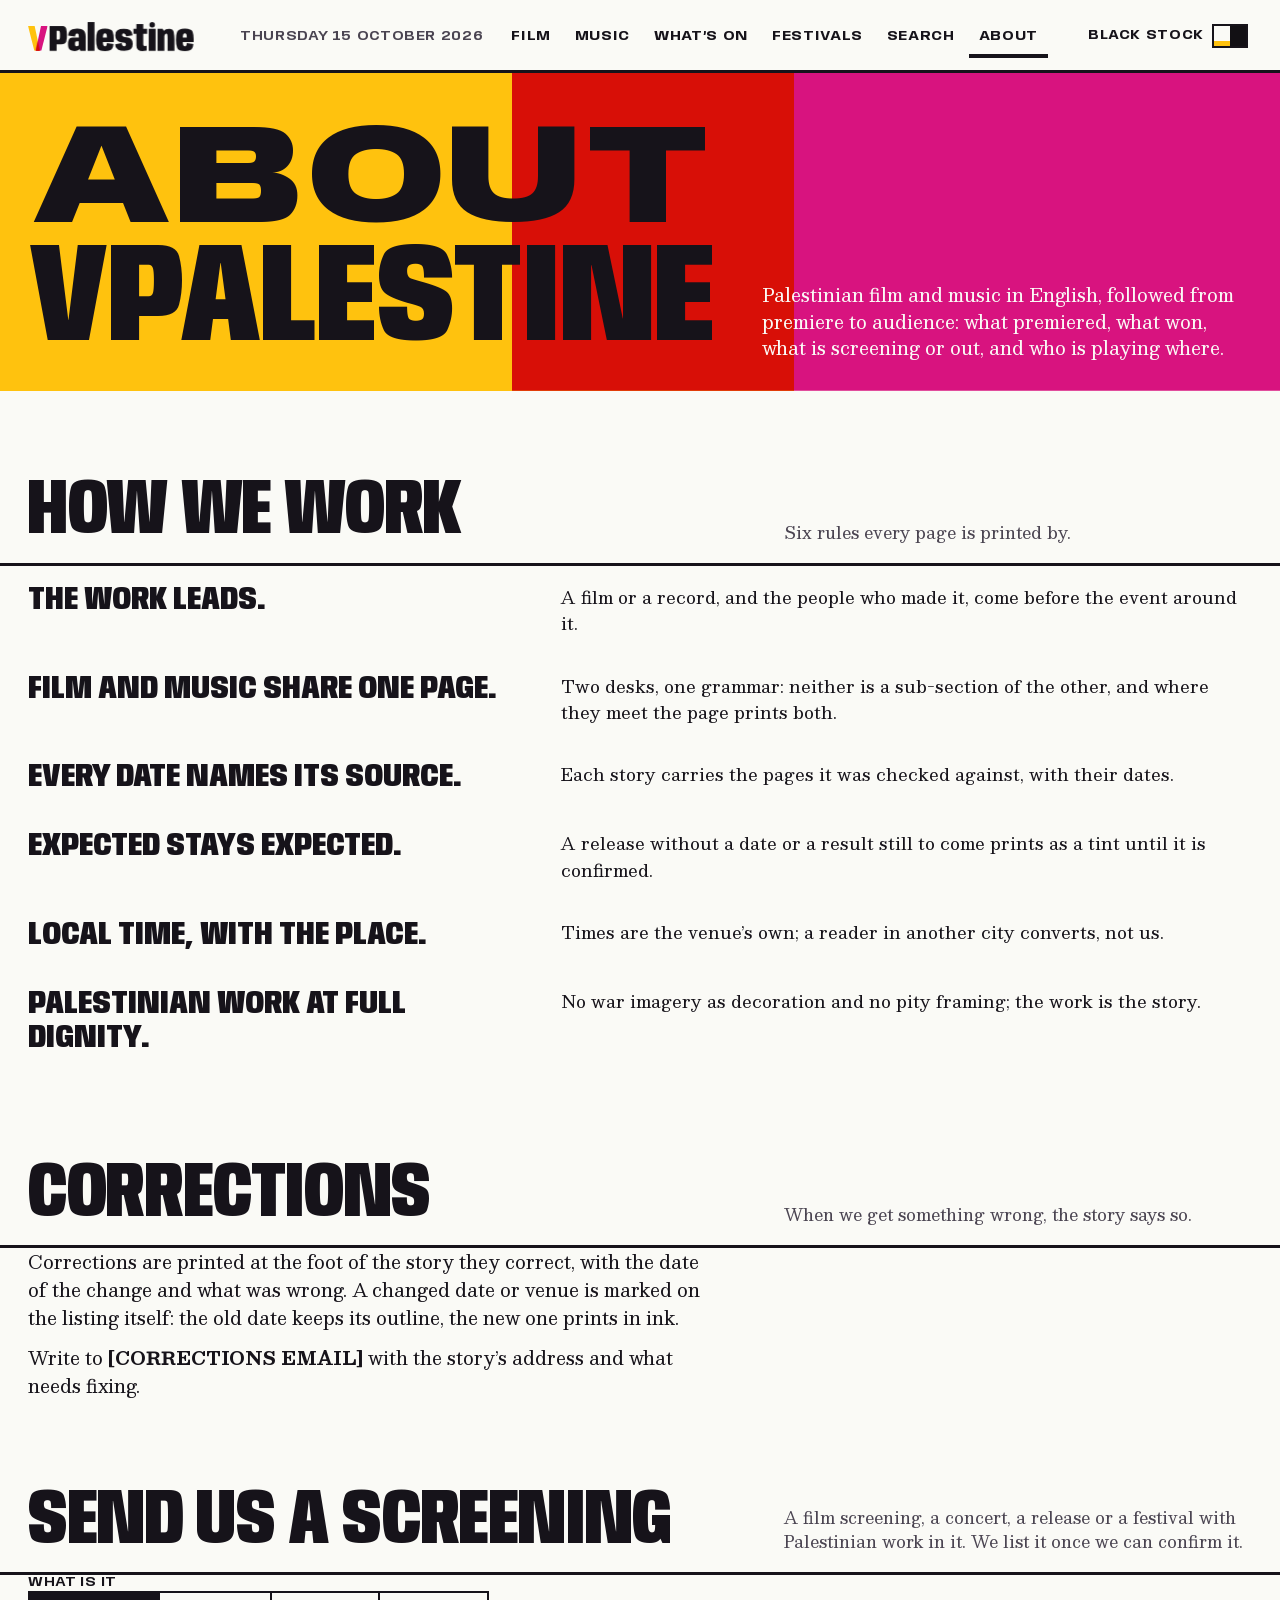
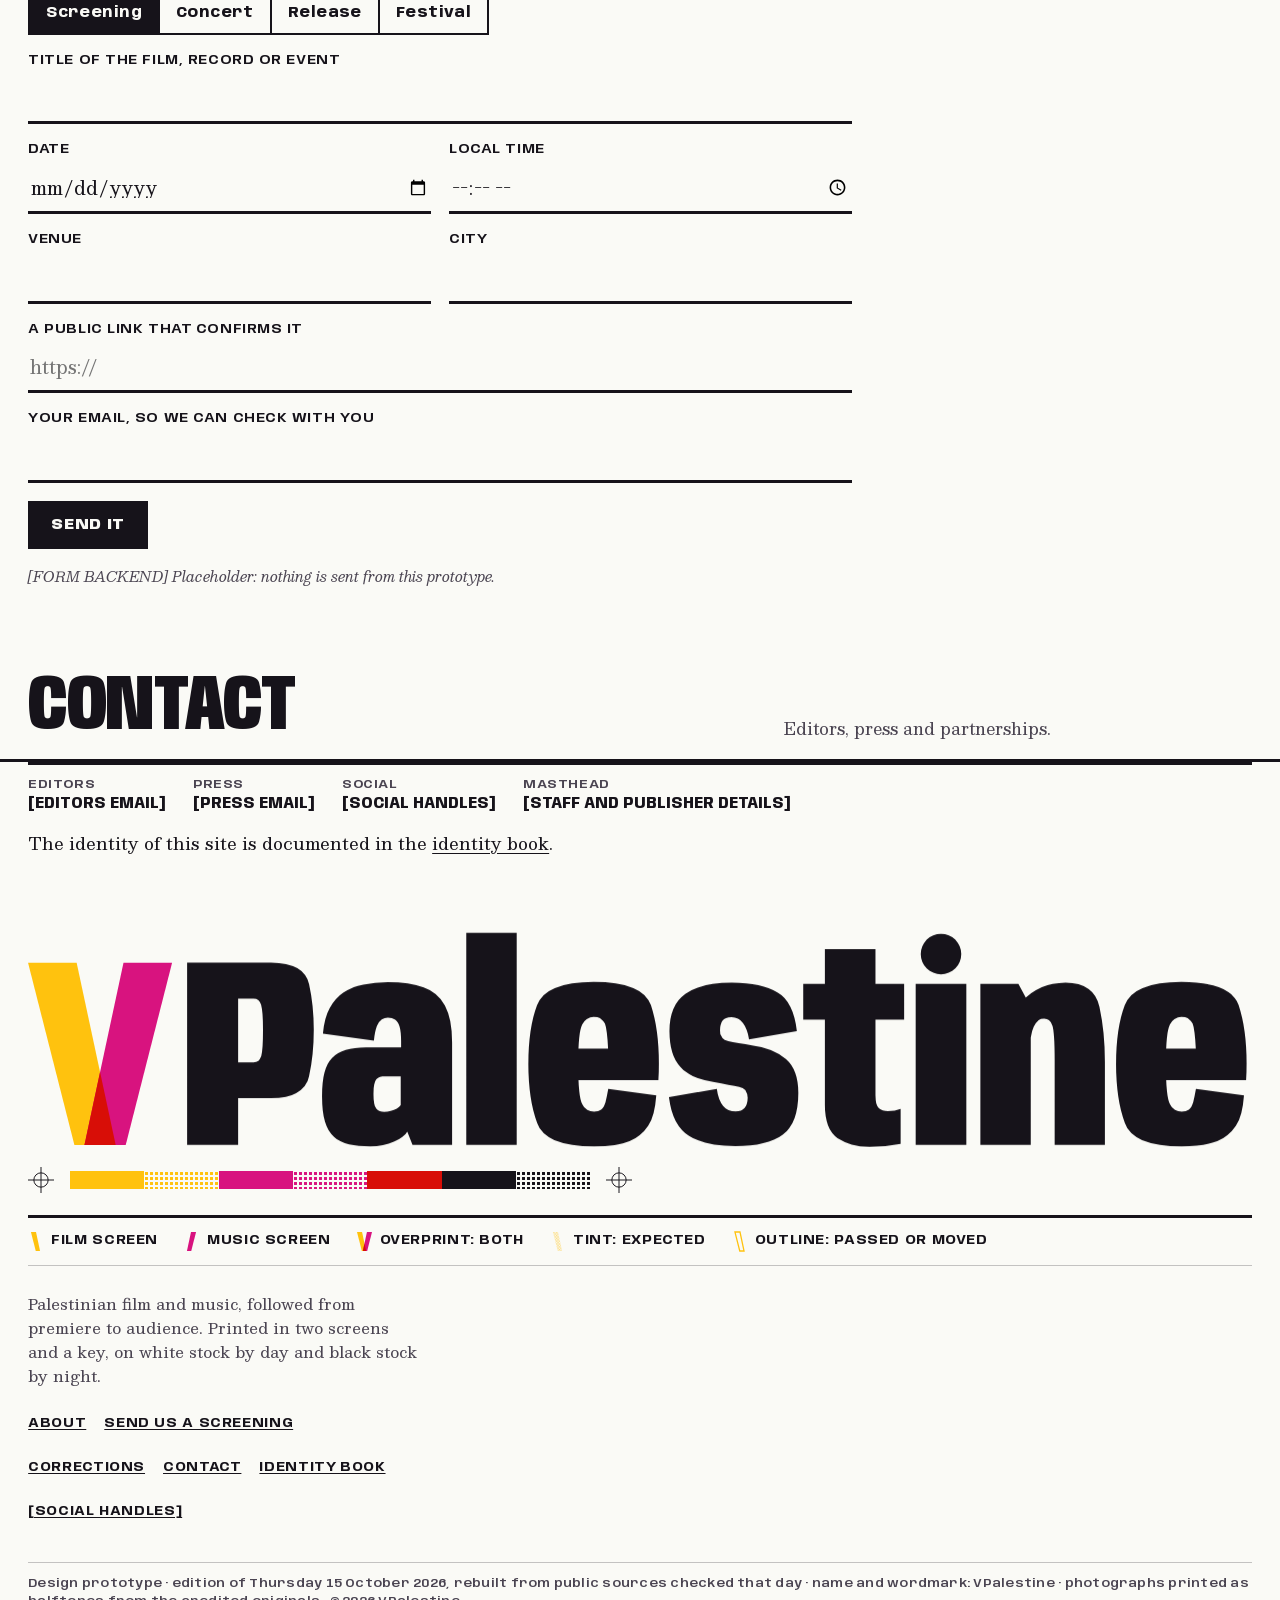
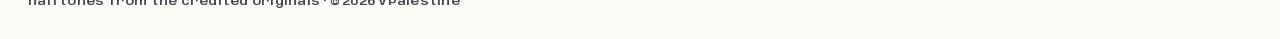
<file: about.html>
<!doctype html>
<html lang="en">
<head>
<meta charset="utf-8">
<meta name="viewport" content="width=device-width, initial-scale=1">
<title>About — VPalestine</title>
<meta name="description" content="What VPalestine covers, how it checks what it prints, corrections, and how to send us a screening.">
<meta name="theme-color" content="#FAFAF6">
<meta property="og:type" content="website">
<meta property="og:site_name" content="VPalestine">
<meta property="og:title" content="About — VPalestine">
<meta property="og:description" content="What VPalestine covers, how it checks what it prints, corrections, and how to send us a screening.">
<meta property="og:image" content="https://taktek-dev.github.io/vpalestine-prototype/assets/og.png">
<meta name="twitter:card" content="summary_large_image">
<link rel="icon" href="favicon.svg?v=20" type="image/svg+xml">
<link rel="preload" href="assets/fonts/anybody-var.woff2?v=1" as="font" type="font/woff2" crossorigin>
<link rel="preload" href="assets/fonts/besley-var.woff2?v=1" as="font" type="font/woff2" crossorigin>
<link rel="stylesheet" href="assets/css/vp.css?v=20">
<link rel="stylesheet" href="assets/css/pages.css?v=20">
<script>(function(){var d=document.documentElement;try{if(localStorage.getItem('vp-stock')==='black')d.dataset.stock='black'}catch(e){}
var seen=false;try{seen=sessionStorage.getItem('vp-pulled')==='1'}catch(e){}
if((location.search.indexOf('pull')>-1||!seen)&&!matchMedia('(prefers-reduced-motion: reduce)').matches&&document.visibilityState!=='hidden'){d.classList.add('pulling');setTimeout(function(){d.classList.remove('pulling')},6000)}})();</script>
</head>
<body id="top">
<!--
THESIS: VPalestine prints Palestinian film and music like its film-week and concert posters: film in one silkscreen ink, music in the other, a third colour where they overprint. Refuses the dark streaming poster-grid and the festival-programme template.
OWN-WORLD: White stock is the light (black stock at night, inks opaque on an underbase). Projector yellow, fuchsia, overprint red, key. Anybody set to each sheet's measure by width, Besley for reading. Photos as 45-degree halftones. Rank by sheet format; state by ink density (solid, tint, outline); the V strokes are the legend.
STORY: Readers see tonight's film and tomorrow's record, plan the week from the handbill, follow festival runs, check dates ahead.
FIRST VIEWPORT: Left 7/12, a yellow one-sheet: halftone Suleiman, three fitted title lines, deck, billing band. Right: fuchsia MC Abdul sleeve overprinting the one-sheet's edge in red. Directly under, the This week handbill as a day-column strip.
FORM: Overprint, grounded candidate 3 of 7, seed 0b2cf4c5.
FINISH: unreviewed and undocumented is unfinished; this build ends with the finish review, the verdict, and DESIGN.md
-->
<a class="skip" href="#main">Skip to the page</a><svg width="0" height="0" style="position:absolute" aria-hidden="true" focusable="false"><defs><pattern id="tint-f" width="110" height="110" patternUnits="userSpaceOnUse"><circle cx="27" cy="27" r="26" fill="var(--film)"/><circle cx="82" cy="82" r="26" fill="var(--film)"/></pattern><pattern id="tint-m" width="110" height="110" patternUnits="userSpaceOnUse"><circle cx="27" cy="27" r="26" fill="var(--music)"/><circle cx="82" cy="82" r="26" fill="var(--music)"/></pattern><pattern id="tint-o" width="110" height="110" patternUnits="userSpaceOnUse"><circle cx="27" cy="27" r="26" fill="var(--over)"/><circle cx="82" cy="82" r="26" fill="var(--over)"/></pattern></defs></svg><div class="marks" aria-hidden="true"><i></i><i></i><i></i><i></i></div><div class="squeegee" aria-hidden="true"></div><header class="mast"><a class="mark" href="./home.html"><svg viewBox="0 -220 9063 1570" role="img" aria-label="VPalestine, home"><path class="f" d="M0.0 0.0L360.0 0.0L649.2 1350.0L343.5 1350.0Z"/><path class="m" d="M707.0 0.0L1067.0 0.0L723.5 1350.0L417.8 1350.0Z"/><path class="o" d="M533.5 810.0L649.2 1350.0L417.8 1350.0Z"/><g class="w"><path transform="translate(1137 1350) scale(1 -1)" d="M40.872472789138556 0.0H418.6870838999748V346.0653406791389H663.1478675603867Q907.6145270727575 346.0653406791389 943.3359496425837 506.2498502526432Q979.05737221241 666.4343598261476 979.05737221241 850.2591231539845Q979.05737221241 1032.180932380259 944.0916869472712 1191.0904661901295Q909.1260016821325 1350.0 663.1478675603867 1350.0H40.872472789138556ZM418.6870838999748 611.4152366258204V1084.6501040533185H533.0216710343957Q575.2065082378685 1084.6501040533185 589.0512640122324 1037.6693802587688Q602.8960197865963 990.6886564642191 602.8960197865963 849.2678052866759Q602.8960197865963 706.393810916692 589.8070013169199 658.9045237712562Q576.7179828472435 611.4152366258204 533.0216710343957 611.4152366258204ZM1396.9759109020233 -10.430395152419806Q1446.3371845073998 -10.430395152419806 1491.351659733802 -0.8061260934919119Q1536.3661349602044 8.818142965435982 1572.9924976434559 24.75077431462705Q1609.6188603267074 40.68340566381812 1635.436639867723 59.77705954760313Q1661.2544194087386 78.87071343138814 1671.5924309194088 99.34230790659785L1710.1843377761543 0.0H2003.5082371346653V757.9716009907424Q2003.5082371346653 934.7974900901318 1950.694851236418 1031.5084442421794Q1897.8814653381705 1128.219398394227 1792.7007393520325 1167.0112431496382Q1687.5200133658946 1205.8030879050493 1527.5993469804525 1205.8030879050493Q1429.8090711273253 1205.8030879050493 1346.5483389552683 1188.4870596583933Q1263.2876067832112 1171.1710314117372 1200.2155973874032 1129.939749887213Q1137.1435879915953 1088.708468362689 1096.973026432097 1013.9805184099823Q1056.8024648725986 939.2525684572756 1046.7040048539639 824.3802020959556L1424.2082557491958 772.58149876073Q1431.7442417219281 844.730436630547 1446.9119554273784 881.4128036331385Q1462.0796691328287 918.09517063573 1483.0830964036286 930.4159653726965Q1504.0865236744285 942.736760109663 1527.9038266055286 942.736760109663Q1559.894846495241 942.736760109663 1581.5351577848196 928.6911115609109Q1603.1754690743983 914.6454630121589 1614.5297010615468 876.8347753416747Q1625.8839330486953 839.0240876711905 1625.8839330486953 765.7310820631683V722.3884507268667H1365.4000836722553Q1278.690626066178 722.3884507268667 1216.59436846897 704.5473865699023Q1154.498110871762 686.7063224129379 1115.32662021555 645.5959345847368Q1076.155129559338 604.4855467565358 1058.1800131779164 535.0575316790491Q1040.2048967964947 465.6295166015625 1040.2048967964947 360.8956172019243Q1040.2048967964947 246.23455632850528 1061.934267802164 173.15076110325754Q1083.6636388078332 100.0669658780098 1128.9270982444286 59.82939921319485Q1174.190557681024 19.591832548379898 1240.3805060200393 4.580718697980046Q1306.5704543590546 -10.430395152419806 1396.9759109020233 -10.430395152419806ZM1500.381991069764 245.7091518379748Q1482.3783749453723 245.7091518379748 1467.5392053686082 250.85227323509753Q1452.7000357918441 255.99539463222027 1442.0641320105642 269.40774844400585Q1431.4282282292843 282.8201022557914 1426.3330176528543 308.5928629171103Q1421.2378070764244 334.3656235784292 1421.2378070764244 378.13637671619654Q1421.2378070764244 422.7615610063076 1426.9714517276734 449.2929702308029Q1432.7050963789225 475.8243794552982 1443.2159330807626 487.9974935874343Q1453.7267697826028 500.1706077195704 1470.0804956518114 504.35157695785165Q1486.43422152102 508.5325461961329 1506.7229069061577 508.5325461961329H1622.953367471695V294.37175719439983Q1613.8142447657883 280.9603174291551 1594.0860947594047 269.25133732147515Q1574.357944753021 257.5423572137952 1549.8102364763618 251.625754525885Q1525.2625281997025 245.7091518379748 1500.381991069764 245.7091518379748ZM2108.486451379955 0.0H2482.0765020623803V1570.0H2108.486451379955ZM3054.5884446799755 -9.593090701848269V246.85093591362238Q2998.094798501581 246.85093591362238 2968.512775786221 300.4409730806947Q2937.3707555122674 351.54670837149024 2937.3707555122674 599.4950694255531Q2937.3707555122674 839.6076580733061 2967.776399899274 893.6569497101009Q2998.209217019379 949.2177159562707 3052.4562678933144 949.2177159562707Q3109.833019066602 949.2177159562707 3135.6685219705105 898.560342554003Q3152.022191543132 855.5737932808697 3158.877500180155 713.2166108079255H2906.1119918115437V480.13037346303463H3531.434116870165Q3535.201986897737 535.7197537012398 3535.201986897737 599.547475039959Q3535.201986897737 861.4693441167474 3476.3217299319804 1034.8647805824876Q3414.3971735313535 1207.2602170482278 3052.0376156680286 1207.2602170482278Q2695.922808188945 1207.2602170482278 2632.891061965376 1036.3394751697779Q2568.3264909163117 865.418733291328 2568.3264909163117 600.9521985687315Q2568.3264909163117 338.95838848128915 2633.181612893939 163.90265011042356Q2694.992435436696 -9.593090701848269 3054.5884446799755 -9.593090701848269ZM3054.5884446799755 246.85093591362238V-9.593090701848269Q3229.842917665839 -9.593090701848269 3318.2726346738636 28.84991692006588Q3405.750874631107 66.34144749119878 3455.3290830664337 140.49202181398869Q3504.8315958194435 212.15829426050186 3515.9300558380783 367.02714831382036L3160.1684898510575 415.057981621474Q3149.4886820577085 357.22463177517056 3139.4472736753523 316.1353252530098Q3127.8730404675007 276.557493340224 3107.5837653540075 261.6663667857647Q3088.778792116791 246.85093591362238 3054.5884446799755 246.85093591362238ZM4101.88112828508 -8.337134025990963Q4338.097772747278 -8.337134025990963 4453.003186091781 76.8846078813076Q4567.908599436283 162.10634978860617 4567.908599436283 384.8665456213057Q4567.908599436283 558.551305796951 4476.941154759377 636.7068599369377Q4385.973710082471 714.8624140769243 4233.603555444628 736.5413069352508Q4109.722224857658 758.8299784548581 4048.870115827769 768.8341037798673Q3988.01800679788 778.8382291048765 3988.01800679788 848.8034650199115Q3988.01800679788 894.7748171314597 4006.7748958282173 920.3733112215996Q4025.5317848585546 945.9718053117394 4073.3314515911043 945.9718053117394Q4125.180420864373 945.9718053117394 4158.244148500264 901.8810224495828Q4191.307876136154 857.7902395874262 4202.8249883800745 781.5642668157816L4557.025679323822 842.268839482218Q4533.7863047719 1055.1523033380508 4415.339015562087 1128.9933937452734Q4296.891726352274 1202.8344841524959 4075.843364942819 1202.8344841524959Q3848.975314658135 1202.8344841524959 3731.196422036737 1119.4133355300874Q3613.4175294153392 1035.9921869076788 3613.4175294153392 845.7206886671484Q3613.4175294153392 663.9598146900535 3694.0518442094326 577.7647408787161Q3774.686159003526 491.56966706737876 3936.0665923170745 466.7707790918648Q4065.970970015973 443.5849759876728 4129.430219922215 430.593905845657Q4192.889469828457 417.6028357036412 4192.889469828457 349.3193769417703Q4192.889469828457 299.6578985415399 4170.4539928194135 274.30104779079556Q4148.01851581037 248.94419704005122 4103.74604421109 248.94419704005122Q4044.8653879724443 248.94419704005122 4010.3682799134403 289.63034911081195Q3975.8711718544364 330.3165011815727 3964.354059610516 415.64287619292736L3609.6205438412726 354.1009990759194Q3635.3718317449093 141.32742386311293 3758.613193789497 66.49514491856098Q3881.8545558340847 -8.337134025990963 4101.88112828508 -8.337134025990963ZM5095.349057447165 -15.061864878982306Q5214.628976762295 -15.061864878982306 5325.712668642402 8.2059326171875V267.4663522094488Q5284.222324285656 251.2014118693769 5231.832770779729 251.2014118693769Q5188.542287643999 251.2014118693769 5163.94357874617 272.89429742097855Q5139.344869848341 294.5871829725802 5139.344869848341 369.4741500094533V928.44736944139H5351.658363588154V1193.7972653880715H5139.344869848341V1450.8921865522861H4764.689169514924V1193.7972653880715H4604.248878967017V928.44736944139H4764.689169514924V298.7272070981562Q4764.689169514924 117.83180275186896 4857.263674123213 51.38496893644333Q4949.838178731501 -15.061864878982306 5095.349057447165 -15.061864878982306ZM5437.22069459036 0.0H5812.295047149062V1193.8399658203125H5437.22069459036ZM5916.359891012311 0.0H6289.531289469451V1022.552251316607L6198.037223745137 1193.7972653880715H5916.359891012311ZM6466.544713515788 0.0H6838.650462321937V612.5995636321604Q6838.650462321937 839.2732189632952 6798.745305798948 1020.5965519901365Q6758.8401492759585 1201.9198850169778 6547.138627074659 1201.9198850169778Q6350.491714861244 1201.9198850169778 6225.352161355317 1063.8536570128053Q6100.212607849389 925.7874290086329 6100.212607849389 738.7523068971932L6283.251506090164 697.7268019020557Q6283.251506090164 815.7768354378641 6311.938825946301 876.1734122540802Q6340.626145802438 936.5699890702963 6388.318474687636 936.5699890702963Q6432.588416706771 936.5699890702963 6449.5665651112795 884.6198904663324Q6466.544713515788 832.6697918623686 6466.544713515788 623.9937443137169ZM7407.5884446799755 -9.593090701848269V246.85093591362238Q7351.094798501581 246.85093591362238 7321.512775786221 300.4409730806947Q7290.370755512267 351.54670837149024 7290.370755512267 599.4950694255531Q7290.370755512267 839.6076580733061 7320.776399899274 893.6569497101009Q7351.209217019379 949.2177159562707 7405.456267893314 949.2177159562707Q7462.833019066602 949.2177159562707 7488.6685219705105 898.560342554003Q7505.022191543132 855.5737932808697 7511.877500180155 713.2166108079255H7259.111991811544V480.13037346303463H7884.434116870165Q7888.201986897737 535.7197537012398 7888.201986897737 599.547475039959Q7888.201986897737 861.4693441167474 7829.32172993198 1034.8647805824876Q7767.3971735313535 1207.2602170482278 7405.037615668029 1207.2602170482278Q7048.922808188945 1207.2602170482278 6985.891061965376 1036.3394751697779Q6921.326490916312 865.418733291328 6921.326490916312 600.9521985687315Q6921.326490916312 338.95838848128915 6986.181612893939 163.90265011042356Q7047.992435436696 -9.593090701848269 7407.5884446799755 -9.593090701848269ZM7407.5884446799755 246.85093591362238V-9.593090701848269Q7582.842917665839 -9.593090701848269 7671.272634673864 28.84991692006588Q7758.750874631107 66.34144749119878 7808.329083066434 140.49202181398869Q7857.8315958194435 212.15829426050186 7868.930055838078 367.02714831382036L7513.1684898510575 415.057981621474Q7502.4886820577085 357.22463177517056 7492.447273675352 316.1353252530098Q7480.873040467501 276.557493340224 7460.5837653540075 261.6663667857647Q7441.778792116791 246.85093591362238 7407.5884446799755 246.85093591362238ZM5774.8 1414.2A150 150 0 1 0 5474.8 1414.2A150 150 0 1 0 5774.8 1414.2Z"/></g></svg></a><div class="mid"><p class="dateline"><time datetime="2026-10-15">Thursday 15 October 2026</time></p><nav aria-label="Sections"><ul><li><a href="film.html">Film</a></li><li><a href="music.html">Music</a></li><li><a href="calendar.html">What’s on</a></li><li><a href="festival.html">Festivals</a></li><li><a href="search.html">Search</a></li><li><a href="about.html" aria-current="page">About</a></li></ul></nav></div><button class="stock" type="button" aria-pressed="false"><span class="lbl">Black stock</span><span class="sw" aria-hidden="true"><i></i><i></i></span></button></header><main id="main"><header class="ph ink ink-over p-film two"><div class="ph-t p-key"><h1 class="lines " data-fit><a class="stretch" href="#main"><span class="vh">About VPalestine</span><span aria-hidden="true"><span class="ln">About</span><span class="ln">VPalestine</span></span></a></h1></div><div class="ph-d p-key"><p class="deck">Palestinian film and music in English, followed from premiere to audience: what premiered, what won, what is screening or out, and who is playing where.</p></div></header><section class="sec " id="how" aria-labelledby="how-h"><div class="head"><h2 id="how-h">How we work</h2><p>Six rules every page is printed by.</p></div><ol class="rules big"><li><b>The work leads.</b> A film or a record, and the people who made it, come before the event around it.</li><li><b>Film and music share one page.</b> Two desks, one grammar: neither is a sub-section of the other, and where they meet the page prints both.</li><li><b>Every date names its source.</b> Each story carries the pages it was checked against, with their dates.</li><li><b>Expected stays expected.</b> A release without a date or a result still to come prints as a tint until it is confirmed.</li><li><b>Local time, with the place.</b> Times are the venue’s own; a reader in another city converts, not us.</li><li><b>Palestinian work at full dignity.</b> No war imagery as decoration and no pity framing; the work is the story.</li></ol></section><section class="sec " id="corrections" aria-labelledby="corrections-h"><div class="head"><h2 id="corrections-h">Corrections</h2><p>When we get something wrong, the story says so.</p></div><div class="prose"><p class="copy">Corrections are printed at the foot of the story they correct, with the date of the change and what was wrong. A changed date or venue is marked on the listing itself: the old date keeps its outline, the new one prints in ink.</p><p class="copy">Write to <b>[CORRECTIONS EMAIL]</b> with the story’s address and what needs fixing.</p></div></section><section class="sec " id="send" aria-labelledby="send-h"><div class="head"><h2 id="send-h">Send us a screening</h2><p>A film screening, a concert, a release or a festival with Palestinian work in it. We list it once we can confirm it.</p></div><form class="sendform" id="send-form" action="#" method="post" novalidate><fieldset><legend class="label">What is it</legend><div class="chips"><label class="chip"><input type="radio" name="kind" value="screening" checked> Screening</label><label class="chip"><input type="radio" name="kind" value="concert"> Concert</label><label class="chip"><input type="radio" name="kind" value="release"> Release</label><label class="chip"><input type="radio" name="kind" value="festival"> Festival</label></div></fieldset><label><span class="label">Title of the film, record or event</span><input name="title" required autocomplete="off"></label><div class="two"><label><span class="label">Date</span><input name="date" type="date" required></label><label><span class="label">Local time</span><input name="time" type="time"></label></div><div class="two"><label><span class="label">Venue</span><input name="venue" autocomplete="off"></label><label><span class="label">City</span><input name="city" required autocomplete="address-level2"></label></div><label><span class="label">A public link that confirms it</span><input name="link" type="url" placeholder="https://" required></label><label><span class="label">Your email, so we can check with you</span><input name="email" type="email" autocomplete="email" required></label><button class="btn" type="submit">Send it</button><p class="note" role="status">[FORM BACKEND] Placeholder: nothing is sent from this prototype.</p></form></section><section class="sec " id="contact" aria-labelledby="contact-h"><div class="head"><h2 id="contact-h">Contact</h2><p>Editors, press and partnerships.</p></div><dl class="band contact"><div><dt>Editors</dt><dd>[EDITORS EMAIL]</dd></div><div><dt>Press</dt><dd>[PRESS EMAIL]</dd></div><div><dt>Social</dt><dd>[SOCIAL HANDLES]</dd></div><div><dt>Masthead</dt><dd>[STAFF AND PUBLISHER DETAILS]</dd></div></dl><p class="copy note">The identity of this site is documented in the <a href="index.html">identity book</a>.</p></section></main><footer class="imprint"><a class="foot-mark mark" href="#top"><svg viewBox="0 -220 9063 1570" role="img" aria-label="VPalestine, back to top"><path class="f" d="M0.0 0.0L360.0 0.0L649.2 1350.0L343.5 1350.0Z"/><path class="m" d="M707.0 0.0L1067.0 0.0L723.5 1350.0L417.8 1350.0Z"/><path class="o" d="M533.5 810.0L649.2 1350.0L417.8 1350.0Z"/><g class="w"><path transform="translate(1137 1350) scale(1 -1)" d="M40.872472789138556 0.0H418.6870838999748V346.0653406791389H663.1478675603867Q907.6145270727575 346.0653406791389 943.3359496425837 506.2498502526432Q979.05737221241 666.4343598261476 979.05737221241 850.2591231539845Q979.05737221241 1032.180932380259 944.0916869472712 1191.0904661901295Q909.1260016821325 1350.0 663.1478675603867 1350.0H40.872472789138556ZM418.6870838999748 611.4152366258204V1084.6501040533185H533.0216710343957Q575.2065082378685 1084.6501040533185 589.0512640122324 1037.6693802587688Q602.8960197865963 990.6886564642191 602.8960197865963 849.2678052866759Q602.8960197865963 706.393810916692 589.8070013169199 658.9045237712562Q576.7179828472435 611.4152366258204 533.0216710343957 611.4152366258204ZM1396.9759109020233 -10.430395152419806Q1446.3371845073998 -10.430395152419806 1491.351659733802 -0.8061260934919119Q1536.3661349602044 8.818142965435982 1572.9924976434559 24.75077431462705Q1609.6188603267074 40.68340566381812 1635.436639867723 59.77705954760313Q1661.2544194087386 78.87071343138814 1671.5924309194088 99.34230790659785L1710.1843377761543 0.0H2003.5082371346653V757.9716009907424Q2003.5082371346653 934.7974900901318 1950.694851236418 1031.5084442421794Q1897.8814653381705 1128.219398394227 1792.7007393520325 1167.0112431496382Q1687.5200133658946 1205.8030879050493 1527.5993469804525 1205.8030879050493Q1429.8090711273253 1205.8030879050493 1346.5483389552683 1188.4870596583933Q1263.2876067832112 1171.1710314117372 1200.2155973874032 1129.939749887213Q1137.1435879915953 1088.708468362689 1096.973026432097 1013.9805184099823Q1056.8024648725986 939.2525684572756 1046.7040048539639 824.3802020959556L1424.2082557491958 772.58149876073Q1431.7442417219281 844.730436630547 1446.9119554273784 881.4128036331385Q1462.0796691328287 918.09517063573 1483.0830964036286 930.4159653726965Q1504.0865236744285 942.736760109663 1527.9038266055286 942.736760109663Q1559.894846495241 942.736760109663 1581.5351577848196 928.6911115609109Q1603.1754690743983 914.6454630121589 1614.5297010615468 876.8347753416747Q1625.8839330486953 839.0240876711905 1625.8839330486953 765.7310820631683V722.3884507268667H1365.4000836722553Q1278.690626066178 722.3884507268667 1216.59436846897 704.5473865699023Q1154.498110871762 686.7063224129379 1115.32662021555 645.5959345847368Q1076.155129559338 604.4855467565358 1058.1800131779164 535.0575316790491Q1040.2048967964947 465.6295166015625 1040.2048967964947 360.8956172019243Q1040.2048967964947 246.23455632850528 1061.934267802164 173.15076110325754Q1083.6636388078332 100.0669658780098 1128.9270982444286 59.82939921319485Q1174.190557681024 19.591832548379898 1240.3805060200393 4.580718697980046Q1306.5704543590546 -10.430395152419806 1396.9759109020233 -10.430395152419806ZM1500.381991069764 245.7091518379748Q1482.3783749453723 245.7091518379748 1467.5392053686082 250.85227323509753Q1452.7000357918441 255.99539463222027 1442.0641320105642 269.40774844400585Q1431.4282282292843 282.8201022557914 1426.3330176528543 308.5928629171103Q1421.2378070764244 334.3656235784292 1421.2378070764244 378.13637671619654Q1421.2378070764244 422.7615610063076 1426.9714517276734 449.2929702308029Q1432.7050963789225 475.8243794552982 1443.2159330807626 487.9974935874343Q1453.7267697826028 500.1706077195704 1470.0804956518114 504.35157695785165Q1486.43422152102 508.5325461961329 1506.7229069061577 508.5325461961329H1622.953367471695V294.37175719439983Q1613.8142447657883 280.9603174291551 1594.0860947594047 269.25133732147515Q1574.357944753021 257.5423572137952 1549.8102364763618 251.625754525885Q1525.2625281997025 245.7091518379748 1500.381991069764 245.7091518379748ZM2108.486451379955 0.0H2482.0765020623803V1570.0H2108.486451379955ZM3054.5884446799755 -9.593090701848269V246.85093591362238Q2998.094798501581 246.85093591362238 2968.512775786221 300.4409730806947Q2937.3707555122674 351.54670837149024 2937.3707555122674 599.4950694255531Q2937.3707555122674 839.6076580733061 2967.776399899274 893.6569497101009Q2998.209217019379 949.2177159562707 3052.4562678933144 949.2177159562707Q3109.833019066602 949.2177159562707 3135.6685219705105 898.560342554003Q3152.022191543132 855.5737932808697 3158.877500180155 713.2166108079255H2906.1119918115437V480.13037346303463H3531.434116870165Q3535.201986897737 535.7197537012398 3535.201986897737 599.547475039959Q3535.201986897737 861.4693441167474 3476.3217299319804 1034.8647805824876Q3414.3971735313535 1207.2602170482278 3052.0376156680286 1207.2602170482278Q2695.922808188945 1207.2602170482278 2632.891061965376 1036.3394751697779Q2568.3264909163117 865.418733291328 2568.3264909163117 600.9521985687315Q2568.3264909163117 338.95838848128915 2633.181612893939 163.90265011042356Q2694.992435436696 -9.593090701848269 3054.5884446799755 -9.593090701848269ZM3054.5884446799755 246.85093591362238V-9.593090701848269Q3229.842917665839 -9.593090701848269 3318.2726346738636 28.84991692006588Q3405.750874631107 66.34144749119878 3455.3290830664337 140.49202181398869Q3504.8315958194435 212.15829426050186 3515.9300558380783 367.02714831382036L3160.1684898510575 415.057981621474Q3149.4886820577085 357.22463177517056 3139.4472736753523 316.1353252530098Q3127.8730404675007 276.557493340224 3107.5837653540075 261.6663667857647Q3088.778792116791 246.85093591362238 3054.5884446799755 246.85093591362238ZM4101.88112828508 -8.337134025990963Q4338.097772747278 -8.337134025990963 4453.003186091781 76.8846078813076Q4567.908599436283 162.10634978860617 4567.908599436283 384.8665456213057Q4567.908599436283 558.551305796951 4476.941154759377 636.7068599369377Q4385.973710082471 714.8624140769243 4233.603555444628 736.5413069352508Q4109.722224857658 758.8299784548581 4048.870115827769 768.8341037798673Q3988.01800679788 778.8382291048765 3988.01800679788 848.8034650199115Q3988.01800679788 894.7748171314597 4006.7748958282173 920.3733112215996Q4025.5317848585546 945.9718053117394 4073.3314515911043 945.9718053117394Q4125.180420864373 945.9718053117394 4158.244148500264 901.8810224495828Q4191.307876136154 857.7902395874262 4202.8249883800745 781.5642668157816L4557.025679323822 842.268839482218Q4533.7863047719 1055.1523033380508 4415.339015562087 1128.9933937452734Q4296.891726352274 1202.8344841524959 4075.843364942819 1202.8344841524959Q3848.975314658135 1202.8344841524959 3731.196422036737 1119.4133355300874Q3613.4175294153392 1035.9921869076788 3613.4175294153392 845.7206886671484Q3613.4175294153392 663.9598146900535 3694.0518442094326 577.7647408787161Q3774.686159003526 491.56966706737876 3936.0665923170745 466.7707790918648Q4065.970970015973 443.5849759876728 4129.430219922215 430.593905845657Q4192.889469828457 417.6028357036412 4192.889469828457 349.3193769417703Q4192.889469828457 299.6578985415399 4170.4539928194135 274.30104779079556Q4148.01851581037 248.94419704005122 4103.74604421109 248.94419704005122Q4044.8653879724443 248.94419704005122 4010.3682799134403 289.63034911081195Q3975.8711718544364 330.3165011815727 3964.354059610516 415.64287619292736L3609.6205438412726 354.1009990759194Q3635.3718317449093 141.32742386311293 3758.613193789497 66.49514491856098Q3881.8545558340847 -8.337134025990963 4101.88112828508 -8.337134025990963ZM5095.349057447165 -15.061864878982306Q5214.628976762295 -15.061864878982306 5325.712668642402 8.2059326171875V267.4663522094488Q5284.222324285656 251.2014118693769 5231.832770779729 251.2014118693769Q5188.542287643999 251.2014118693769 5163.94357874617 272.89429742097855Q5139.344869848341 294.5871829725802 5139.344869848341 369.4741500094533V928.44736944139H5351.658363588154V1193.7972653880715H5139.344869848341V1450.8921865522861H4764.689169514924V1193.7972653880715H4604.248878967017V928.44736944139H4764.689169514924V298.7272070981562Q4764.689169514924 117.83180275186896 4857.263674123213 51.38496893644333Q4949.838178731501 -15.061864878982306 5095.349057447165 -15.061864878982306ZM5437.22069459036 0.0H5812.295047149062V1193.8399658203125H5437.22069459036ZM5916.359891012311 0.0H6289.531289469451V1022.552251316607L6198.037223745137 1193.7972653880715H5916.359891012311ZM6466.544713515788 0.0H6838.650462321937V612.5995636321604Q6838.650462321937 839.2732189632952 6798.745305798948 1020.5965519901365Q6758.8401492759585 1201.9198850169778 6547.138627074659 1201.9198850169778Q6350.491714861244 1201.9198850169778 6225.352161355317 1063.8536570128053Q6100.212607849389 925.7874290086329 6100.212607849389 738.7523068971932L6283.251506090164 697.7268019020557Q6283.251506090164 815.7768354378641 6311.938825946301 876.1734122540802Q6340.626145802438 936.5699890702963 6388.318474687636 936.5699890702963Q6432.588416706771 936.5699890702963 6449.5665651112795 884.6198904663324Q6466.544713515788 832.6697918623686 6466.544713515788 623.9937443137169ZM7407.5884446799755 -9.593090701848269V246.85093591362238Q7351.094798501581 246.85093591362238 7321.512775786221 300.4409730806947Q7290.370755512267 351.54670837149024 7290.370755512267 599.4950694255531Q7290.370755512267 839.6076580733061 7320.776399899274 893.6569497101009Q7351.209217019379 949.2177159562707 7405.456267893314 949.2177159562707Q7462.833019066602 949.2177159562707 7488.6685219705105 898.560342554003Q7505.022191543132 855.5737932808697 7511.877500180155 713.2166108079255H7259.111991811544V480.13037346303463H7884.434116870165Q7888.201986897737 535.7197537012398 7888.201986897737 599.547475039959Q7888.201986897737 861.4693441167474 7829.32172993198 1034.8647805824876Q7767.3971735313535 1207.2602170482278 7405.037615668029 1207.2602170482278Q7048.922808188945 1207.2602170482278 6985.891061965376 1036.3394751697779Q6921.326490916312 865.418733291328 6921.326490916312 600.9521985687315Q6921.326490916312 338.95838848128915 6986.181612893939 163.90265011042356Q7047.992435436696 -9.593090701848269 7407.5884446799755 -9.593090701848269ZM7407.5884446799755 246.85093591362238V-9.593090701848269Q7582.842917665839 -9.593090701848269 7671.272634673864 28.84991692006588Q7758.750874631107 66.34144749119878 7808.329083066434 140.49202181398869Q7857.8315958194435 212.15829426050186 7868.930055838078 367.02714831382036L7513.1684898510575 415.057981621474Q7502.4886820577085 357.22463177517056 7492.447273675352 316.1353252530098Q7480.873040467501 276.557493340224 7460.5837653540075 261.6663667857647Q7441.778792116791 246.85093591362238 7407.5884446799755 246.85093591362238ZM5774.8 1414.2A150 150 0 1 0 5474.8 1414.2A150 150 0 1 0 5774.8 1414.2Z"/></g></svg></a><div class="furniture" aria-hidden="true"><svg class="reg" viewBox="0 0 40 40"><circle cx="20" cy="20" r="11"/><path d="M20 0V40M0 20H40"/></svg><span class="bar"><i class="c-film"></i><i class="c-film t"></i><i class="c-music"></i><i class="c-music t"></i><i class="c-over"></i><i class="c-key"></i><i class="c-key t"></i></span><svg class="reg" viewBox="0 0 40 40"><circle cx="20" cy="20" r="11"/><path d="M20 0V40M0 20H40"/></svg></div><p class="legend"><span><svg class="vk" viewBox="0 0 650 1350" preserveAspectRatio="xMidYMid meet" aria-hidden="true"><path class="f" d="M0.0 0.0L360.0 0.0L649.2 1350.0L343.5 1350.0Z"/></svg> Film screen</span><span><svg class="vk" viewBox="417 0 650 1350" preserveAspectRatio="xMidYMid meet" aria-hidden="true"><path class="m" d="M707.0 0.0L1067.0 0.0L723.5 1350.0L417.8 1350.0Z"/></svg> Music screen</span><span><svg class="vk" viewBox="0 0 1067 1350" preserveAspectRatio="xMidYMid meet" aria-hidden="true"><path class="f" d="M0.0 0.0L360.0 0.0L649.2 1350.0L343.5 1350.0Z"/><path class="m" d="M707.0 0.0L1067.0 0.0L723.5 1350.0L417.8 1350.0Z"/><path class="o" d="M533.5 810.0L649.2 1350.0L417.8 1350.0Z"/></svg> Overprint: both</span><span><svg class="vk due" viewBox="0 0 650 1350" preserveAspectRatio="xMidYMid meet" aria-hidden="true"><path class="f" d="M0.0 0.0L360.0 0.0L649.2 1350.0L343.5 1350.0Z"/></svg> Tint: expected</span><span><svg class="vk gone" viewBox="0 0 650 1350" preserveAspectRatio="xMidYMid meet" aria-hidden="true"><path class="f" d="M0.0 0.0L360.0 0.0L649.2 1350.0L343.5 1350.0Z"/></svg> Outline: passed or moved</span></p><div class="cols"><div><p class="line">Palestinian film and music, followed from premiere to audience. Printed in two screens and a key, on white stock by day and black stock by night.</p><nav aria-label="Footer"><ul><li><a href="about.html">About</a></li><li><a href="about.html#send">Send us a screening</a></li><li><a href="about.html#corrections">Corrections</a></li><li><a href="about.html#contact">Contact</a></li><li><a href="index.html">Identity book</a></li><li><a href="#">[SOCIAL HANDLES]</a></li></ul></nav></div><div></div></div><p class="legal">Design prototype · edition of Thursday 15 October 2026, rebuilt from public sources checked that day · name and wordmark: VPalestine · photographs printed as halftones from the credited originals · © 2026 VPalestine</p></footer><script src="assets/js/vp.js?v=20" defer></script><script src="assets/js/pages.js?v=20" defer></script>
</body>
</html>
</file>
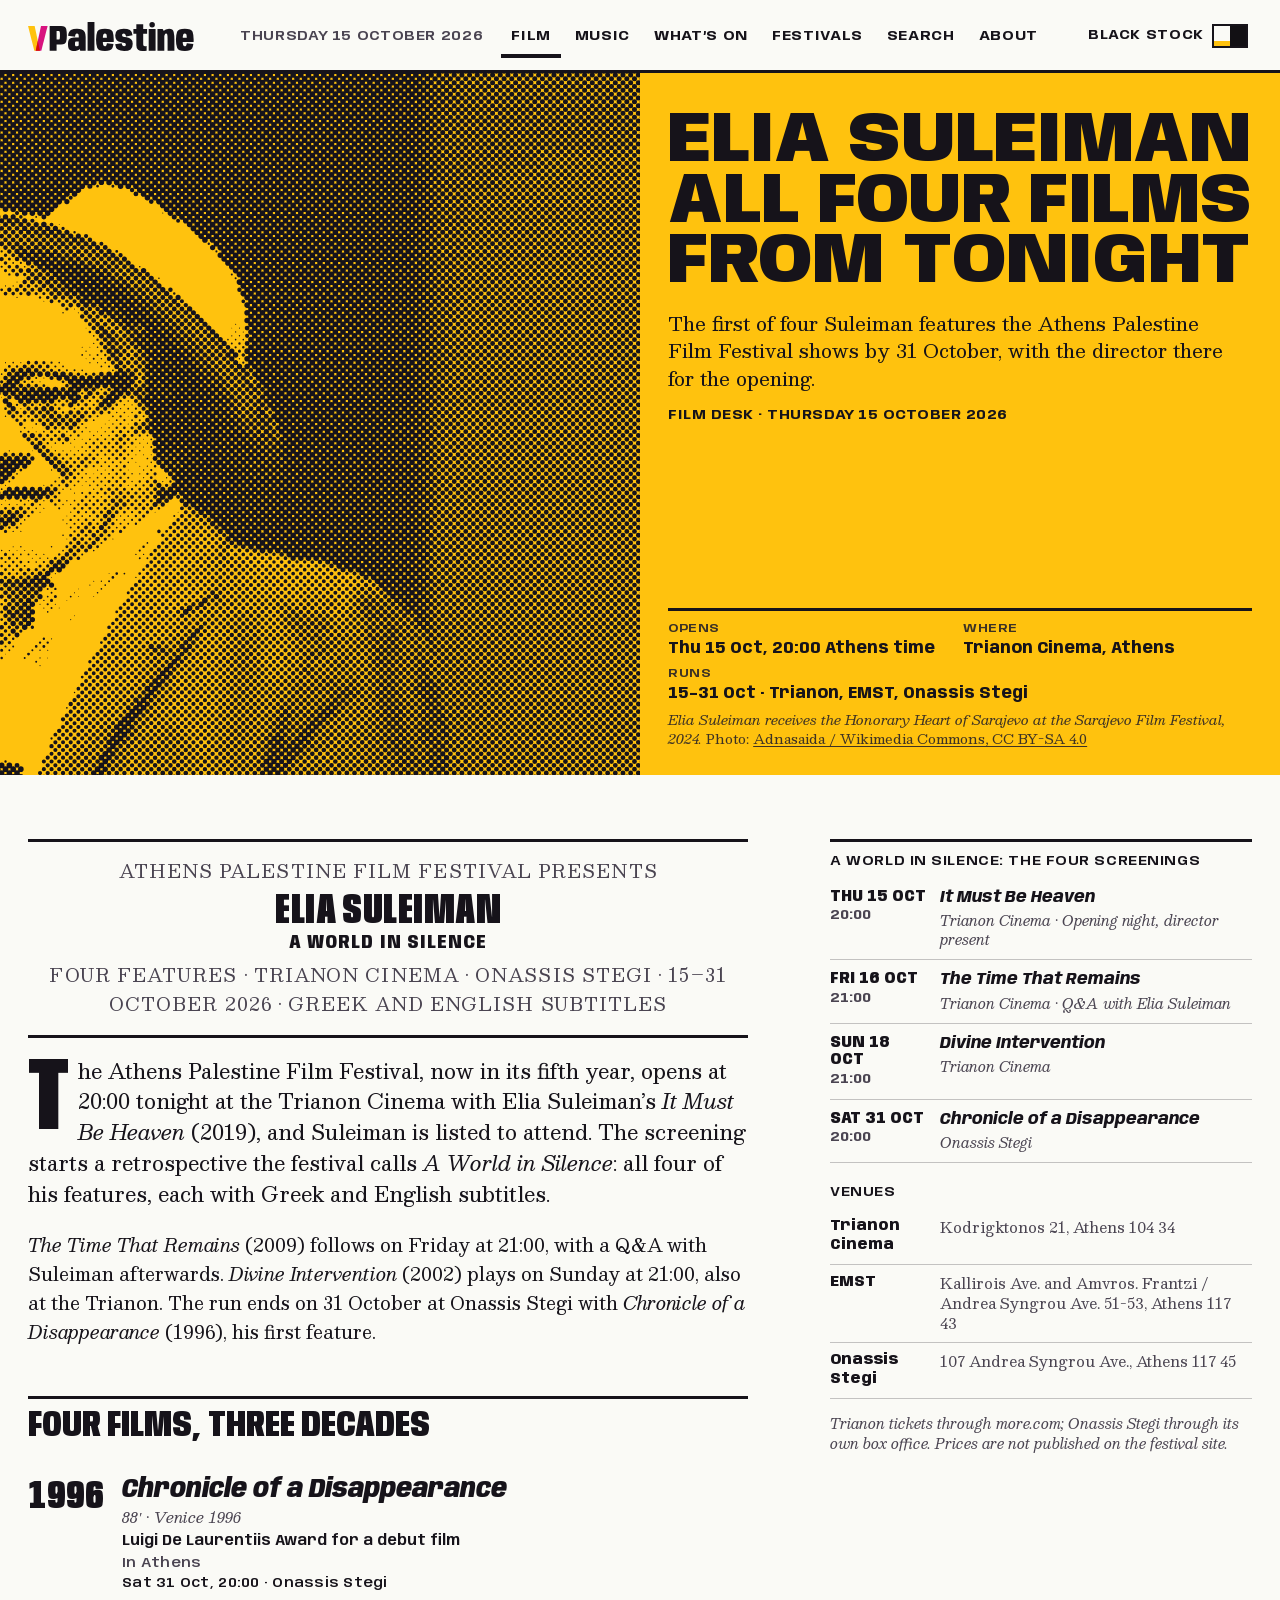
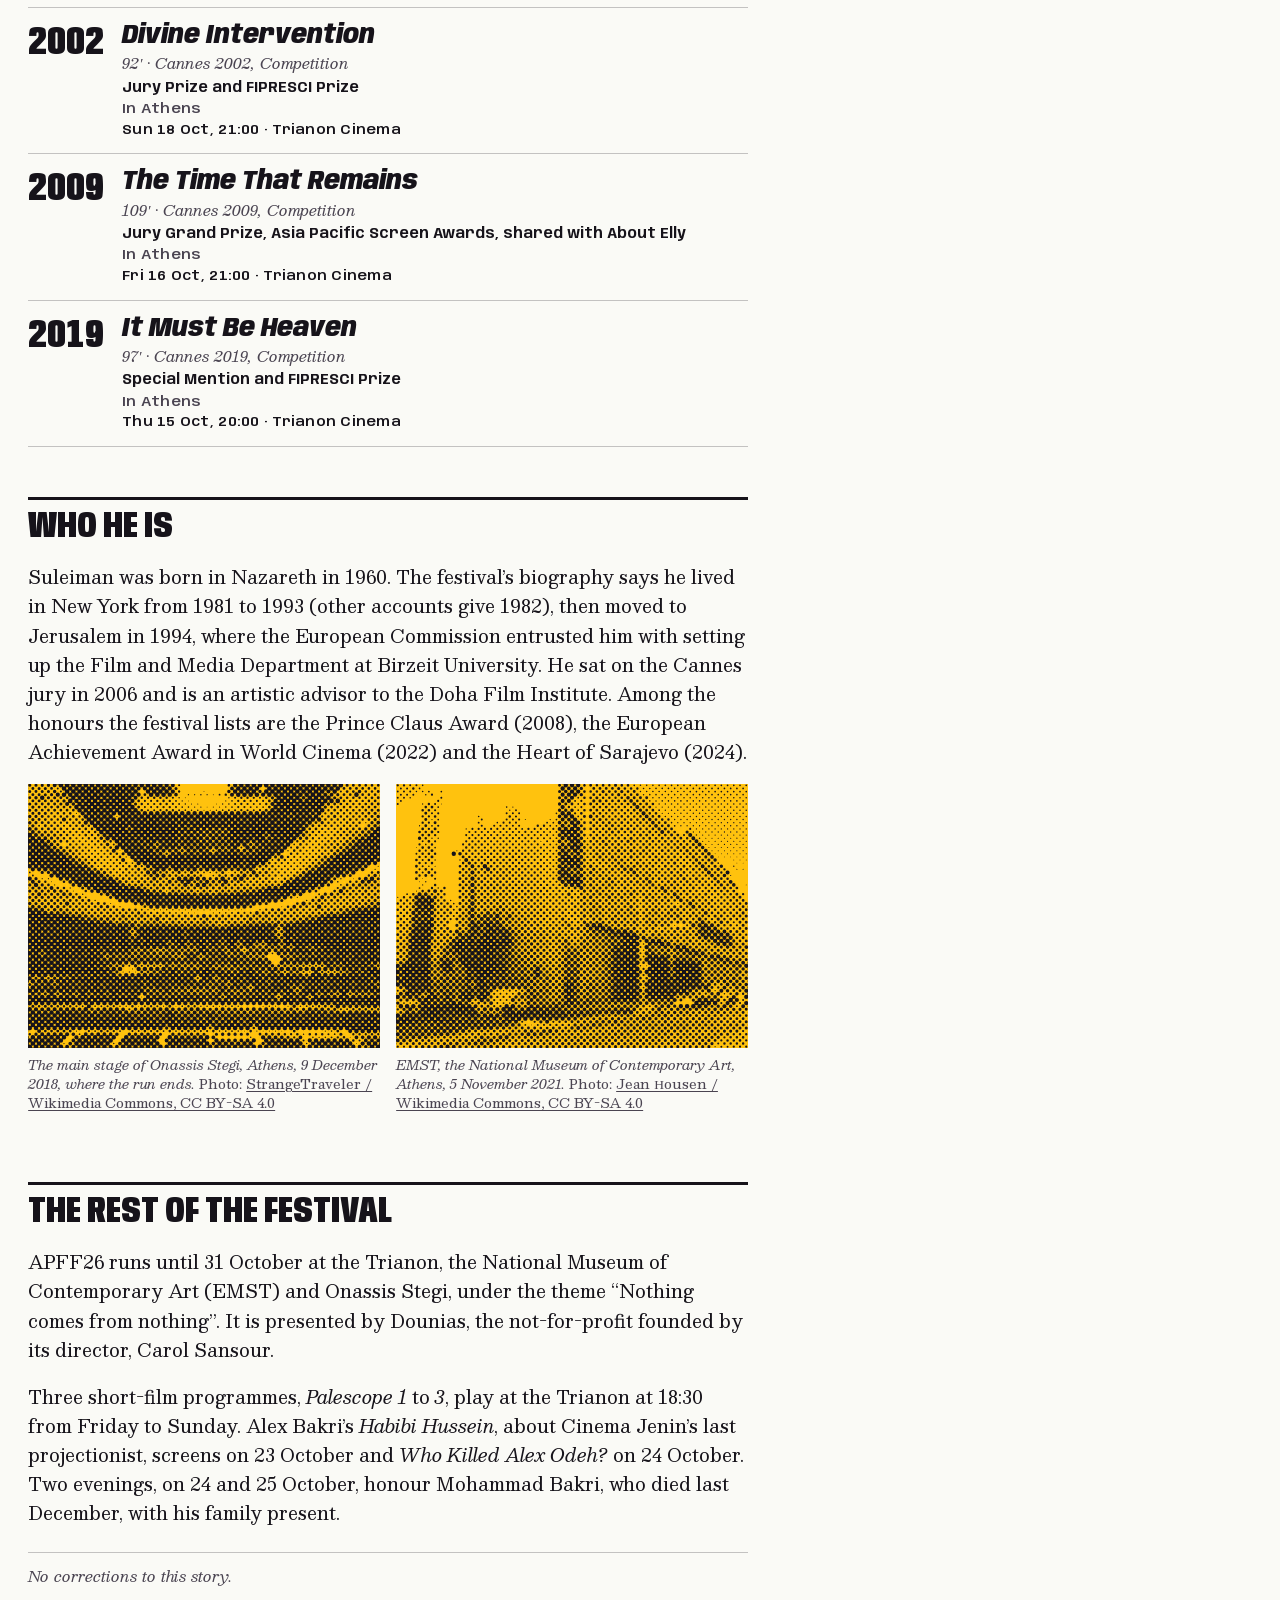
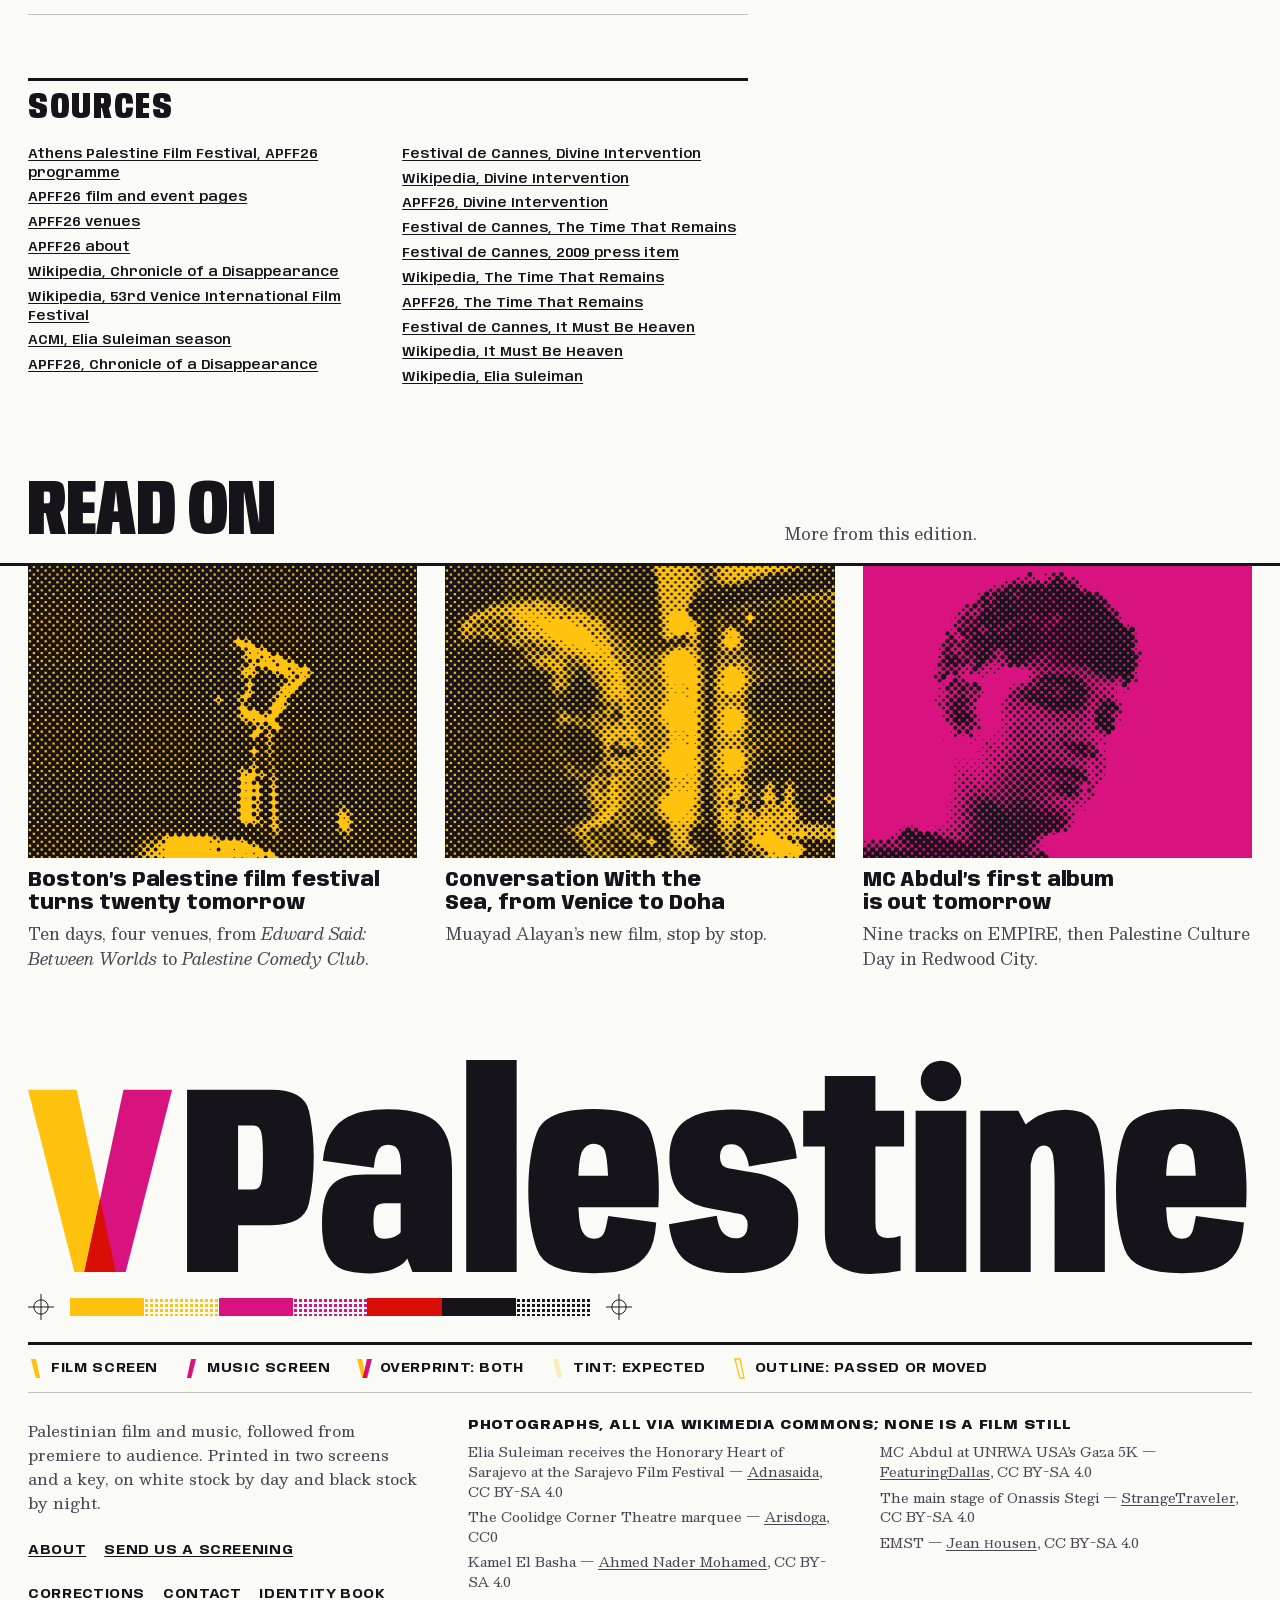
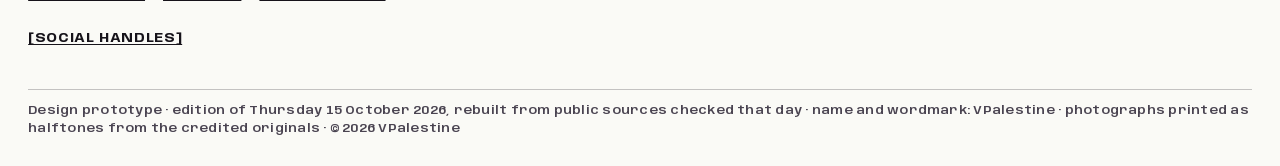
<file: article.html>
<!doctype html>
<html lang="en">
<head>
<meta charset="utf-8">
<meta name="viewport" content="width=device-width, initial-scale=1">
<title>Elia Suleiman: all four films, from tonight in Athens — VPalestine</title>
<meta name="description" content="The Athens Palestine Film Festival opens with It Must Be Heaven and shows all four Elia Suleiman features by 31 October.">
<meta name="theme-color" content="#FAFAF6">
<meta property="og:type" content="website">
<meta property="og:site_name" content="VPalestine">
<meta property="og:title" content="Elia Suleiman: all four films, from tonight in Athens — VPalestine">
<meta property="og:description" content="The Athens Palestine Film Festival opens with It Must Be Heaven and shows all four Elia Suleiman features by 31 October.">
<meta property="og:image" content="https://taktek-dev.github.io/vpalestine-prototype/assets/og.png">
<meta name="twitter:card" content="summary_large_image">
<link rel="icon" href="favicon.svg?v=20" type="image/svg+xml">
<link rel="preload" href="assets/fonts/anybody-var.woff2?v=1" as="font" type="font/woff2" crossorigin>
<link rel="preload" href="assets/fonts/besley-var.woff2?v=1" as="font" type="font/woff2" crossorigin>
<link rel="stylesheet" href="assets/css/vp.css?v=20">
<link rel="stylesheet" href="assets/css/pages.css?v=20">
<script>(function(){var d=document.documentElement;try{if(localStorage.getItem('vp-stock')==='black')d.dataset.stock='black'}catch(e){}
var seen=false;try{seen=sessionStorage.getItem('vp-pulled')==='1'}catch(e){}
if((location.search.indexOf('pull')>-1||!seen)&&!matchMedia('(prefers-reduced-motion: reduce)').matches&&document.visibilityState!=='hidden'){d.classList.add('pulling');setTimeout(function(){d.classList.remove('pulling')},6000)}})();</script>
</head>
<body id="top">
<!--
THESIS: VPalestine prints Palestinian film and music like its film-week and concert posters: film in one silkscreen ink, music in the other, a third colour where they overprint. Refuses the dark streaming poster-grid and the festival-programme template.
OWN-WORLD: White stock is the light (black stock at night, inks opaque on an underbase). Projector yellow, fuchsia, overprint red, key. Anybody set to each sheet's measure by width, Besley for reading. Photos as 45-degree halftones. Rank by sheet format; state by ink density (solid, tint, outline); the V strokes are the legend.
STORY: Readers see tonight's film and tomorrow's record, plan the week from the handbill, follow festival runs, check dates ahead.
FIRST VIEWPORT: Left 7/12, a yellow one-sheet: halftone Suleiman, three fitted title lines, deck, billing band. Right: fuchsia MC Abdul sleeve overprinting the one-sheet's edge in red. Directly under, the This week handbill as a day-column strip.
FORM: Overprint, grounded candidate 3 of 7, seed 0b2cf4c5.
FINISH: unreviewed and undocumented is unfinished; this build ends with the finish review, the verdict, and DESIGN.md
-->
<a class="skip" href="#main">Skip to the page</a><svg width="0" height="0" style="position:absolute" aria-hidden="true" focusable="false"><defs><pattern id="tint-f" width="110" height="110" patternUnits="userSpaceOnUse"><circle cx="27" cy="27" r="26" fill="var(--film)"/><circle cx="82" cy="82" r="26" fill="var(--film)"/></pattern><pattern id="tint-m" width="110" height="110" patternUnits="userSpaceOnUse"><circle cx="27" cy="27" r="26" fill="var(--music)"/><circle cx="82" cy="82" r="26" fill="var(--music)"/></pattern><pattern id="tint-o" width="110" height="110" patternUnits="userSpaceOnUse"><circle cx="27" cy="27" r="26" fill="var(--over)"/><circle cx="82" cy="82" r="26" fill="var(--over)"/></pattern></defs></svg><div class="marks" aria-hidden="true"><i></i><i></i><i></i><i></i></div><div class="squeegee" aria-hidden="true"></div><header class="mast"><a class="mark" href="./home.html"><svg viewBox="0 -220 9063 1570" role="img" aria-label="VPalestine, home"><path class="f" d="M0.0 0.0L360.0 0.0L649.2 1350.0L343.5 1350.0Z"/><path class="m" d="M707.0 0.0L1067.0 0.0L723.5 1350.0L417.8 1350.0Z"/><path class="o" d="M533.5 810.0L649.2 1350.0L417.8 1350.0Z"/><g class="w"><path transform="translate(1137 1350) scale(1 -1)" d="M40.872472789138556 0.0H418.6870838999748V346.0653406791389H663.1478675603867Q907.6145270727575 346.0653406791389 943.3359496425837 506.2498502526432Q979.05737221241 666.4343598261476 979.05737221241 850.2591231539845Q979.05737221241 1032.180932380259 944.0916869472712 1191.0904661901295Q909.1260016821325 1350.0 663.1478675603867 1350.0H40.872472789138556ZM418.6870838999748 611.4152366258204V1084.6501040533185H533.0216710343957Q575.2065082378685 1084.6501040533185 589.0512640122324 1037.6693802587688Q602.8960197865963 990.6886564642191 602.8960197865963 849.2678052866759Q602.8960197865963 706.393810916692 589.8070013169199 658.9045237712562Q576.7179828472435 611.4152366258204 533.0216710343957 611.4152366258204ZM1396.9759109020233 -10.430395152419806Q1446.3371845073998 -10.430395152419806 1491.351659733802 -0.8061260934919119Q1536.3661349602044 8.818142965435982 1572.9924976434559 24.75077431462705Q1609.6188603267074 40.68340566381812 1635.436639867723 59.77705954760313Q1661.2544194087386 78.87071343138814 1671.5924309194088 99.34230790659785L1710.1843377761543 0.0H2003.5082371346653V757.9716009907424Q2003.5082371346653 934.7974900901318 1950.694851236418 1031.5084442421794Q1897.8814653381705 1128.219398394227 1792.7007393520325 1167.0112431496382Q1687.5200133658946 1205.8030879050493 1527.5993469804525 1205.8030879050493Q1429.8090711273253 1205.8030879050493 1346.5483389552683 1188.4870596583933Q1263.2876067832112 1171.1710314117372 1200.2155973874032 1129.939749887213Q1137.1435879915953 1088.708468362689 1096.973026432097 1013.9805184099823Q1056.8024648725986 939.2525684572756 1046.7040048539639 824.3802020959556L1424.2082557491958 772.58149876073Q1431.7442417219281 844.730436630547 1446.9119554273784 881.4128036331385Q1462.0796691328287 918.09517063573 1483.0830964036286 930.4159653726965Q1504.0865236744285 942.736760109663 1527.9038266055286 942.736760109663Q1559.894846495241 942.736760109663 1581.5351577848196 928.6911115609109Q1603.1754690743983 914.6454630121589 1614.5297010615468 876.8347753416747Q1625.8839330486953 839.0240876711905 1625.8839330486953 765.7310820631683V722.3884507268667H1365.4000836722553Q1278.690626066178 722.3884507268667 1216.59436846897 704.5473865699023Q1154.498110871762 686.7063224129379 1115.32662021555 645.5959345847368Q1076.155129559338 604.4855467565358 1058.1800131779164 535.0575316790491Q1040.2048967964947 465.6295166015625 1040.2048967964947 360.8956172019243Q1040.2048967964947 246.23455632850528 1061.934267802164 173.15076110325754Q1083.6636388078332 100.0669658780098 1128.9270982444286 59.82939921319485Q1174.190557681024 19.591832548379898 1240.3805060200393 4.580718697980046Q1306.5704543590546 -10.430395152419806 1396.9759109020233 -10.430395152419806ZM1500.381991069764 245.7091518379748Q1482.3783749453723 245.7091518379748 1467.5392053686082 250.85227323509753Q1452.7000357918441 255.99539463222027 1442.0641320105642 269.40774844400585Q1431.4282282292843 282.8201022557914 1426.3330176528543 308.5928629171103Q1421.2378070764244 334.3656235784292 1421.2378070764244 378.13637671619654Q1421.2378070764244 422.7615610063076 1426.9714517276734 449.2929702308029Q1432.7050963789225 475.8243794552982 1443.2159330807626 487.9974935874343Q1453.7267697826028 500.1706077195704 1470.0804956518114 504.35157695785165Q1486.43422152102 508.5325461961329 1506.7229069061577 508.5325461961329H1622.953367471695V294.37175719439983Q1613.8142447657883 280.9603174291551 1594.0860947594047 269.25133732147515Q1574.357944753021 257.5423572137952 1549.8102364763618 251.625754525885Q1525.2625281997025 245.7091518379748 1500.381991069764 245.7091518379748ZM2108.486451379955 0.0H2482.0765020623803V1570.0H2108.486451379955ZM3054.5884446799755 -9.593090701848269V246.85093591362238Q2998.094798501581 246.85093591362238 2968.512775786221 300.4409730806947Q2937.3707555122674 351.54670837149024 2937.3707555122674 599.4950694255531Q2937.3707555122674 839.6076580733061 2967.776399899274 893.6569497101009Q2998.209217019379 949.2177159562707 3052.4562678933144 949.2177159562707Q3109.833019066602 949.2177159562707 3135.6685219705105 898.560342554003Q3152.022191543132 855.5737932808697 3158.877500180155 713.2166108079255H2906.1119918115437V480.13037346303463H3531.434116870165Q3535.201986897737 535.7197537012398 3535.201986897737 599.547475039959Q3535.201986897737 861.4693441167474 3476.3217299319804 1034.8647805824876Q3414.3971735313535 1207.2602170482278 3052.0376156680286 1207.2602170482278Q2695.922808188945 1207.2602170482278 2632.891061965376 1036.3394751697779Q2568.3264909163117 865.418733291328 2568.3264909163117 600.9521985687315Q2568.3264909163117 338.95838848128915 2633.181612893939 163.90265011042356Q2694.992435436696 -9.593090701848269 3054.5884446799755 -9.593090701848269ZM3054.5884446799755 246.85093591362238V-9.593090701848269Q3229.842917665839 -9.593090701848269 3318.2726346738636 28.84991692006588Q3405.750874631107 66.34144749119878 3455.3290830664337 140.49202181398869Q3504.8315958194435 212.15829426050186 3515.9300558380783 367.02714831382036L3160.1684898510575 415.057981621474Q3149.4886820577085 357.22463177517056 3139.4472736753523 316.1353252530098Q3127.8730404675007 276.557493340224 3107.5837653540075 261.6663667857647Q3088.778792116791 246.85093591362238 3054.5884446799755 246.85093591362238ZM4101.88112828508 -8.337134025990963Q4338.097772747278 -8.337134025990963 4453.003186091781 76.8846078813076Q4567.908599436283 162.10634978860617 4567.908599436283 384.8665456213057Q4567.908599436283 558.551305796951 4476.941154759377 636.7068599369377Q4385.973710082471 714.8624140769243 4233.603555444628 736.5413069352508Q4109.722224857658 758.8299784548581 4048.870115827769 768.8341037798673Q3988.01800679788 778.8382291048765 3988.01800679788 848.8034650199115Q3988.01800679788 894.7748171314597 4006.7748958282173 920.3733112215996Q4025.5317848585546 945.9718053117394 4073.3314515911043 945.9718053117394Q4125.180420864373 945.9718053117394 4158.244148500264 901.8810224495828Q4191.307876136154 857.7902395874262 4202.8249883800745 781.5642668157816L4557.025679323822 842.268839482218Q4533.7863047719 1055.1523033380508 4415.339015562087 1128.9933937452734Q4296.891726352274 1202.8344841524959 4075.843364942819 1202.8344841524959Q3848.975314658135 1202.8344841524959 3731.196422036737 1119.4133355300874Q3613.4175294153392 1035.9921869076788 3613.4175294153392 845.7206886671484Q3613.4175294153392 663.9598146900535 3694.0518442094326 577.7647408787161Q3774.686159003526 491.56966706737876 3936.0665923170745 466.7707790918648Q4065.970970015973 443.5849759876728 4129.430219922215 430.593905845657Q4192.889469828457 417.6028357036412 4192.889469828457 349.3193769417703Q4192.889469828457 299.6578985415399 4170.4539928194135 274.30104779079556Q4148.01851581037 248.94419704005122 4103.74604421109 248.94419704005122Q4044.8653879724443 248.94419704005122 4010.3682799134403 289.63034911081195Q3975.8711718544364 330.3165011815727 3964.354059610516 415.64287619292736L3609.6205438412726 354.1009990759194Q3635.3718317449093 141.32742386311293 3758.613193789497 66.49514491856098Q3881.8545558340847 -8.337134025990963 4101.88112828508 -8.337134025990963ZM5095.349057447165 -15.061864878982306Q5214.628976762295 -15.061864878982306 5325.712668642402 8.2059326171875V267.4663522094488Q5284.222324285656 251.2014118693769 5231.832770779729 251.2014118693769Q5188.542287643999 251.2014118693769 5163.94357874617 272.89429742097855Q5139.344869848341 294.5871829725802 5139.344869848341 369.4741500094533V928.44736944139H5351.658363588154V1193.7972653880715H5139.344869848341V1450.8921865522861H4764.689169514924V1193.7972653880715H4604.248878967017V928.44736944139H4764.689169514924V298.7272070981562Q4764.689169514924 117.83180275186896 4857.263674123213 51.38496893644333Q4949.838178731501 -15.061864878982306 5095.349057447165 -15.061864878982306ZM5437.22069459036 0.0H5812.295047149062V1193.8399658203125H5437.22069459036ZM5916.359891012311 0.0H6289.531289469451V1022.552251316607L6198.037223745137 1193.7972653880715H5916.359891012311ZM6466.544713515788 0.0H6838.650462321937V612.5995636321604Q6838.650462321937 839.2732189632952 6798.745305798948 1020.5965519901365Q6758.8401492759585 1201.9198850169778 6547.138627074659 1201.9198850169778Q6350.491714861244 1201.9198850169778 6225.352161355317 1063.8536570128053Q6100.212607849389 925.7874290086329 6100.212607849389 738.7523068971932L6283.251506090164 697.7268019020557Q6283.251506090164 815.7768354378641 6311.938825946301 876.1734122540802Q6340.626145802438 936.5699890702963 6388.318474687636 936.5699890702963Q6432.588416706771 936.5699890702963 6449.5665651112795 884.6198904663324Q6466.544713515788 832.6697918623686 6466.544713515788 623.9937443137169ZM7407.5884446799755 -9.593090701848269V246.85093591362238Q7351.094798501581 246.85093591362238 7321.512775786221 300.4409730806947Q7290.370755512267 351.54670837149024 7290.370755512267 599.4950694255531Q7290.370755512267 839.6076580733061 7320.776399899274 893.6569497101009Q7351.209217019379 949.2177159562707 7405.456267893314 949.2177159562707Q7462.833019066602 949.2177159562707 7488.6685219705105 898.560342554003Q7505.022191543132 855.5737932808697 7511.877500180155 713.2166108079255H7259.111991811544V480.13037346303463H7884.434116870165Q7888.201986897737 535.7197537012398 7888.201986897737 599.547475039959Q7888.201986897737 861.4693441167474 7829.32172993198 1034.8647805824876Q7767.3971735313535 1207.2602170482278 7405.037615668029 1207.2602170482278Q7048.922808188945 1207.2602170482278 6985.891061965376 1036.3394751697779Q6921.326490916312 865.418733291328 6921.326490916312 600.9521985687315Q6921.326490916312 338.95838848128915 6986.181612893939 163.90265011042356Q7047.992435436696 -9.593090701848269 7407.5884446799755 -9.593090701848269ZM7407.5884446799755 246.85093591362238V-9.593090701848269Q7582.842917665839 -9.593090701848269 7671.272634673864 28.84991692006588Q7758.750874631107 66.34144749119878 7808.329083066434 140.49202181398869Q7857.8315958194435 212.15829426050186 7868.930055838078 367.02714831382036L7513.1684898510575 415.057981621474Q7502.4886820577085 357.22463177517056 7492.447273675352 316.1353252530098Q7480.873040467501 276.557493340224 7460.5837653540075 261.6663667857647Q7441.778792116791 246.85093591362238 7407.5884446799755 246.85093591362238ZM5774.8 1414.2A150 150 0 1 0 5474.8 1414.2A150 150 0 1 0 5774.8 1414.2Z"/></g></svg></a><div class="mid"><p class="dateline"><time datetime="2026-10-15">Thursday 15 October 2026</time></p><nav aria-label="Sections"><ul><li><a href="film.html" aria-current="page">Film</a></li><li><a href="music.html">Music</a></li><li><a href="calendar.html">What’s on</a></li><li><a href="festival.html">Festivals</a></li><li><a href="search.html">Search</a></li><li><a href="about.html">About</a></li></ul></nav></div><button class="stock" type="button" aria-pressed="false"><span class="lbl">Black stock</span><span class="sw" aria-hidden="true"><i></i><i></i></span></button></header><main id="main"><header class="art-head ink ink-film p-film"><figure class="plate " data-fx="0.64" data-fy="0.29" data-zoom="2.6" data-lpi="118"><img src="assets/img/photo/suleiman.webp?v=20" width="1200" height="798" alt="Elia Suleiman, in a hat and dark suit, holding a framed award on a stage beside its presenter" fetchpriority="high" decoding="async"></figure><div class="ah-t p-key"><h1 class="lines " data-fit><a class="stretch" href="#main"><span class="vh">Elia Suleiman: all four films, from tonight in Athens</span><span aria-hidden="true"><span class="ln">Elia Suleiman</span><span class="ln">all four films</span><span class="ln">from tonight</span></span></a></h1><p class="stand">The first of four Suleiman features the Athens Palestine Film Festival shows by 31 October, with the director there for the opening.</p><p class="byline">Film desk · <time datetime="2026-10-15">Thursday 15 October 2026</time></p><dl class="band"><div><dt>Opens</dt><dd>Thu 15 Oct, 20:00 Athens time</dd></div><div><dt>Where</dt><dd>Trianon Cinema, Athens</dd></div><div><dt>Runs</dt><dd>15–31 Oct · Trianon, EMST, Onassis Stegi</dd></div></dl><p class="cap">Elia Suleiman receives the Honorary Heart of Sarajevo at the Sarajevo Film Festival, 2024. <span class="cr">Photo: <a href="https://commons.wikimedia.org/wiki/File:Po%C4%8Dasno_Srce_Sarajeva_Elia_Suleiman.jpg">Adnasaida / Wikimedia Commons, CC BY-SA 4.0</a></span></p></div></header><div class="art-body"><article class="prose-col"><p class="billing" aria-label="Retrospective credits">Athens Palestine Film Festival presents <b>Elia Suleiman</b> <span>A World in Silence</span> four features · Trianon Cinema · Onassis Stegi · 15–31 October 2026 · Greek and English subtitles</p>
<p class="lede">The Athens Palestine Film Festival, now in its fifth year, opens at 20:00 tonight at the Trianon Cinema with Elia Suleiman’s <em>It Must Be Heaven</em> (2019), and Suleiman is listed to attend. The screening starts a retrospective the festival calls <em>A World in Silence</em>: all four of his features, each with Greek and English subtitles.</p>
<p><em>The Time That Remains</em> (2009) follows on Friday at 21:00, with a Q&amp;A with Suleiman afterwards. <em>Divine Intervention</em> (2002) plays on Sunday at 21:00, also at the Trianon. The run ends on 31 October at Onassis Stegi with <em>Chronicle of a Disappearance</em> (1996), his first feature.</p>
<h2>Four films, three decades</h2>
<ol class="ledger films"><li><p class="yr">1996</p><div><p class="lg-t"><em>Chronicle of a Disappearance</em></p><p class="lg-b">88′ · Venice 1996</p></div><p class="lg-p">Luigi De Laurentiis Award for a debut film</p><p class="lg-f">In Athens<span>Sat 31 Oct, 20:00 · Onassis Stegi</span></p></li><li><p class="yr">2002</p><div><p class="lg-t"><em>Divine Intervention</em></p><p class="lg-b">92′ · Cannes 2002, Competition</p></div><p class="lg-p">Jury Prize and FIPRESCI Prize</p><p class="lg-f">In Athens<span>Sun 18 Oct, 21:00 · Trianon Cinema</span></p></li><li><p class="yr">2009</p><div><p class="lg-t"><em>The Time That Remains</em></p><p class="lg-b">109′ · Cannes 2009, Competition</p></div><p class="lg-p">Jury Grand Prize, Asia Pacific Screen Awards, shared with About Elly</p><p class="lg-f">In Athens<span>Fri 16 Oct, 21:00 · Trianon Cinema</span></p></li><li><p class="yr">2019</p><div><p class="lg-t"><em>It Must Be Heaven</em></p><p class="lg-b">97′ · Cannes 2019, Competition</p></div><p class="lg-p">Special Mention and FIPRESCI Prize</p><p class="lg-f">In Athens<span>Thu 15 Oct, 20:00 · Trianon Cinema</span></p></li></ol>
<h2>Who he is</h2>
<p>Suleiman was born in Nazareth in 1960. The festival’s biography says he lived in New York from 1981 to 1993 (other accounts give 1982), then moved to Jerusalem in 1994, where the European Commission entrusted him with setting up the Film and Media Department at Birzeit University. He sat on the Cannes jury in 2006 and is an artistic advisor to the Doha Film Institute. Among the honours the festival lists are the Prince Claus Award (2008), the European Achievement Award in World Cinema (2022) and the Heart of Sarajevo (2024).</p>
<div class="run-photos"><figure><figure class="plate ink-film" data-fx="0.5" data-fy="0.5" data-lpi="80"><img src="assets/img/photo/onassis.webp?v=20" width="1200" height="797" alt="The main stage of Onassis Stegi, Athens" loading="lazy" decoding="async"></figure><figcaption class="cap">The main stage of Onassis Stegi, Athens, 9 December 2018, where the run ends. <span class="cr">Photo: <a href="https://commons.wikimedia.org/wiki/File:Main_Stage_of_the_Onassis_Cultural_Centre_(10).jpg">StrangeTraveler / Wikimedia Commons, CC BY-SA 4.0</a></span></figcaption></figure><figure><figure class="plate ink-film" data-fx="0.5" data-fy="0.5" data-lpi="80"><img src="assets/img/photo/emst.webp?v=20" width="1200" height="800" alt="EMST, the National Museum of Contemporary Art, Athens" loading="lazy" decoding="async"></figure><figcaption class="cap">EMST, the National Museum of Contemporary Art, Athens, 5 November 2021. <span class="cr">Photo: <a href="https://commons.wikimedia.org/wiki/File:20211105_athenes228.jpg">Jean Ηousen / Wikimedia Commons, CC BY-SA 4.0</a></span></figcaption></figure></div>
<h2>The rest of the festival</h2>
<p>APFF26 runs until 31 October at the Trianon, the National Museum of Contemporary Art (EMST) and Onassis Stegi, under the theme “Nothing comes from nothing”. It is presented by Dounias, the not-for-profit founded by its director, Carol Sansour.</p>
<p>Three short-film programmes, <em>Palescope 1</em> to <em>3</em>, play at the Trianon at 18:30 from Friday to Sunday. Alex Bakri’s <em>Habibi Hussein</em>, about Cinema Jenin’s last projectionist, screens on 23 October and <em>Who Killed Alex Odeh?</em> on 24 October. Two evenings, on 24 and 25 October, honour Mohammad Bakri, who died last December, with his family present.</p>
<p class="corr">No corrections to this story.</p><section class="srcs" aria-labelledby="srcs-h"><h2 id="srcs-h" class="label">Sources</h2><ul><li><a href="https://athenspalestinefilmfestival.org/2026/program">Athens Palestine Film Festival, APFF26 programme</a></li><li><a href="https://athenspalestinefilmfestival.org/2026/program/it-must-be-heaven">APFF26 film and event pages</a></li><li><a href="https://athenspalestinefilmfestival.org/2026/venues">APFF26 venues</a></li><li><a href="https://athenspalestinefilmfestival.org/2026/about">APFF26 about</a></li><li><a href="https://en.wikipedia.org/wiki/Chronicle_of_a_Disappearance">Wikipedia, Chronicle of a Disappearance</a></li><li><a href="https://en.wikipedia.org/wiki/53rd_Venice_International_Film_Festival">Wikipedia, 53rd Venice International Film Festival</a></li><li><a href="https://www.acmi.net.au/whats-on/melbourne-cinematheque/elia-suleiman-2025/chronicle-disappearance/">ACMI, Elia Suleiman season</a></li><li><a href="https://athenspalestinefilmfestival.org/2026/program/chronicle-of-a-disappearance">APFF26, Chronicle of a Disappearance</a></li><li><a href="https://www.festival-cannes.com/en/f/yadon-ilaheyya/">Festival de Cannes, Divine Intervention</a></li><li><a href="https://en.wikipedia.org/wiki/Divine_Intervention_(2002_film)">Wikipedia, Divine Intervention</a></li><li><a href="https://athenspalestinefilmfestival.org/2026/program/divine-intervention">APFF26, Divine Intervention</a></li><li><a href="https://cinemadedemain.festival-cannes.com/en/f/the-time-that-remains/">Festival de Cannes, The Time That Remains</a></li><li><a href="https://www.festival-cannes.com/en/2009/the-competition-continues-with-the-time-that-remains-by-elia-suleiman/">Festival de Cannes, 2009 press item</a></li><li><a href="https://en.wikipedia.org/wiki/The_Time_That_Remains">Wikipedia, The Time That Remains</a></li><li><a href="https://athenspalestinefilmfestival.org/2026/program/the-time-that-remains">APFF26, The Time That Remains</a></li><li><a href="https://cinemadedemain.festival-cannes.com/en/f/it-must-be-heaven/">Festival de Cannes, It Must Be Heaven</a></li><li><a href="https://en.wikipedia.org/wiki/It_Must_Be_Heaven">Wikipedia, It Must Be Heaven</a></li><li><a href="https://en.wikipedia.org/wiki/Elia_Suleiman">Wikipedia, Elia Suleiman</a></li></ul></section></article><aside class="handbill" aria-label="A World in Silence: the four screenings"><h2 class="label">A World in Silence: the four screenings</h2><ol><li><p class="hb-d">Thu 15 Oct<small>20:00</small></p><div><p class="hb-w"><em>It Must Be Heaven</em></p><p class="hb-v">Trianon Cinema · Opening night, director present</p></div></li><li><p class="hb-d">Fri 16 Oct<small>21:00</small></p><div><p class="hb-w"><em>The Time That Remains</em></p><p class="hb-v">Trianon Cinema · Q&amp;A with Elia Suleiman</p></div></li><li><p class="hb-d">Sun 18 Oct<small>21:00</small></p><div><p class="hb-w"><em>Divine Intervention</em></p><p class="hb-v">Trianon Cinema</p></div></li><li><p class="hb-d">Sat 31 Oct<small>20:00</small></p><div><p class="hb-w"><em>Chronicle of a Disappearance</em></p><p class="hb-v">Onassis Stegi</p></div></li></ol><h2 class="label">Venues</h2><ul class="venues"><li><b>Trianon Cinema</b>Kodrigktonos 21, Athens 104 34</li><li><b>EMST</b>Kallirois Ave. and Amvros. Frantzi / Andrea Syngrou Ave. 51-53, Athens 117 43</li><li><b>Onassis Stegi</b>107 Andrea Syngrou Ave., Athens 117 45</li></ul><p class="hb-n">Trianon tickets through more.com; Onassis Stegi through its own box office. Prices are not published on the festival site.</p></aside></div><section class="sec related" aria-labelledby="rel-h"><div class="head"><h2 id="rel-h">Read on</h2><p>More from this edition.</p></div><div class="rels"><article class="rel"><figure class="plate ink-film th-big" data-fx="0.45" data-fy="0.3" data-lpi="70" data-gamma="1.7"><img src="assets/img/photo/coolidge.webp?v=20" width="795" height="1200" alt="The lit vertical sign and marquee of the Coolidge Corner Theatre at night" loading="lazy" decoding="async"></figure><h3 class="hed"><a class="stretch" href="festival.html">Boston’s Palestine film festival turns twenty tomorrow</a></h3><p class="copy">Ten days, four venues, from <em>Edward Said: Between Worlds</em> to <em>Palestine Comedy Club</em>.</p></article><article class="rel"><figure class="plate ink-film th-big" data-fx="0.3" data-fy="0.42" data-zoom="1.5" data-lpi="70"><img src="assets/img/photo/el-basha.webp?v=20" width="1200" height="900" alt="Kamel El Basha seated before a lit dressing-room mirror" loading="lazy" decoding="async"></figure><h3 class="hed"><a class="stretch" href="work.html">Conversation With the Sea, from Venice to Doha</a></h3><p class="copy">Muayad Alayan’s new film, stop by stop.</p></article><article class="rel"><figure class="plate ink-music th-big" data-fx="0.48" data-fy="0.3" data-lpi="70"><img src="assets/img/photo/mc-abdul.webp?v=20" width="726" height="1200" alt="MC Abdul on stage with an in-ear monitor, holding a microphone" loading="lazy" decoding="async"></figure><h3 class="hed"><a class="stretch" href="artist.html">MC Abdul’s first album is out tomorrow</a></h3><p class="copy">Nine tracks on EMPIRE, then Palestine Culture Day in Redwood City.</p></article></div></section></main><footer class="imprint"><a class="foot-mark mark" href="#top"><svg viewBox="0 -220 9063 1570" role="img" aria-label="VPalestine, back to top"><path class="f" d="M0.0 0.0L360.0 0.0L649.2 1350.0L343.5 1350.0Z"/><path class="m" d="M707.0 0.0L1067.0 0.0L723.5 1350.0L417.8 1350.0Z"/><path class="o" d="M533.5 810.0L649.2 1350.0L417.8 1350.0Z"/><g class="w"><path transform="translate(1137 1350) scale(1 -1)" d="M40.872472789138556 0.0H418.6870838999748V346.0653406791389H663.1478675603867Q907.6145270727575 346.0653406791389 943.3359496425837 506.2498502526432Q979.05737221241 666.4343598261476 979.05737221241 850.2591231539845Q979.05737221241 1032.180932380259 944.0916869472712 1191.0904661901295Q909.1260016821325 1350.0 663.1478675603867 1350.0H40.872472789138556ZM418.6870838999748 611.4152366258204V1084.6501040533185H533.0216710343957Q575.2065082378685 1084.6501040533185 589.0512640122324 1037.6693802587688Q602.8960197865963 990.6886564642191 602.8960197865963 849.2678052866759Q602.8960197865963 706.393810916692 589.8070013169199 658.9045237712562Q576.7179828472435 611.4152366258204 533.0216710343957 611.4152366258204ZM1396.9759109020233 -10.430395152419806Q1446.3371845073998 -10.430395152419806 1491.351659733802 -0.8061260934919119Q1536.3661349602044 8.818142965435982 1572.9924976434559 24.75077431462705Q1609.6188603267074 40.68340566381812 1635.436639867723 59.77705954760313Q1661.2544194087386 78.87071343138814 1671.5924309194088 99.34230790659785L1710.1843377761543 0.0H2003.5082371346653V757.9716009907424Q2003.5082371346653 934.7974900901318 1950.694851236418 1031.5084442421794Q1897.8814653381705 1128.219398394227 1792.7007393520325 1167.0112431496382Q1687.5200133658946 1205.8030879050493 1527.5993469804525 1205.8030879050493Q1429.8090711273253 1205.8030879050493 1346.5483389552683 1188.4870596583933Q1263.2876067832112 1171.1710314117372 1200.2155973874032 1129.939749887213Q1137.1435879915953 1088.708468362689 1096.973026432097 1013.9805184099823Q1056.8024648725986 939.2525684572756 1046.7040048539639 824.3802020959556L1424.2082557491958 772.58149876073Q1431.7442417219281 844.730436630547 1446.9119554273784 881.4128036331385Q1462.0796691328287 918.09517063573 1483.0830964036286 930.4159653726965Q1504.0865236744285 942.736760109663 1527.9038266055286 942.736760109663Q1559.894846495241 942.736760109663 1581.5351577848196 928.6911115609109Q1603.1754690743983 914.6454630121589 1614.5297010615468 876.8347753416747Q1625.8839330486953 839.0240876711905 1625.8839330486953 765.7310820631683V722.3884507268667H1365.4000836722553Q1278.690626066178 722.3884507268667 1216.59436846897 704.5473865699023Q1154.498110871762 686.7063224129379 1115.32662021555 645.5959345847368Q1076.155129559338 604.4855467565358 1058.1800131779164 535.0575316790491Q1040.2048967964947 465.6295166015625 1040.2048967964947 360.8956172019243Q1040.2048967964947 246.23455632850528 1061.934267802164 173.15076110325754Q1083.6636388078332 100.0669658780098 1128.9270982444286 59.82939921319485Q1174.190557681024 19.591832548379898 1240.3805060200393 4.580718697980046Q1306.5704543590546 -10.430395152419806 1396.9759109020233 -10.430395152419806ZM1500.381991069764 245.7091518379748Q1482.3783749453723 245.7091518379748 1467.5392053686082 250.85227323509753Q1452.7000357918441 255.99539463222027 1442.0641320105642 269.40774844400585Q1431.4282282292843 282.8201022557914 1426.3330176528543 308.5928629171103Q1421.2378070764244 334.3656235784292 1421.2378070764244 378.13637671619654Q1421.2378070764244 422.7615610063076 1426.9714517276734 449.2929702308029Q1432.7050963789225 475.8243794552982 1443.2159330807626 487.9974935874343Q1453.7267697826028 500.1706077195704 1470.0804956518114 504.35157695785165Q1486.43422152102 508.5325461961329 1506.7229069061577 508.5325461961329H1622.953367471695V294.37175719439983Q1613.8142447657883 280.9603174291551 1594.0860947594047 269.25133732147515Q1574.357944753021 257.5423572137952 1549.8102364763618 251.625754525885Q1525.2625281997025 245.7091518379748 1500.381991069764 245.7091518379748ZM2108.486451379955 0.0H2482.0765020623803V1570.0H2108.486451379955ZM3054.5884446799755 -9.593090701848269V246.85093591362238Q2998.094798501581 246.85093591362238 2968.512775786221 300.4409730806947Q2937.3707555122674 351.54670837149024 2937.3707555122674 599.4950694255531Q2937.3707555122674 839.6076580733061 2967.776399899274 893.6569497101009Q2998.209217019379 949.2177159562707 3052.4562678933144 949.2177159562707Q3109.833019066602 949.2177159562707 3135.6685219705105 898.560342554003Q3152.022191543132 855.5737932808697 3158.877500180155 713.2166108079255H2906.1119918115437V480.13037346303463H3531.434116870165Q3535.201986897737 535.7197537012398 3535.201986897737 599.547475039959Q3535.201986897737 861.4693441167474 3476.3217299319804 1034.8647805824876Q3414.3971735313535 1207.2602170482278 3052.0376156680286 1207.2602170482278Q2695.922808188945 1207.2602170482278 2632.891061965376 1036.3394751697779Q2568.3264909163117 865.418733291328 2568.3264909163117 600.9521985687315Q2568.3264909163117 338.95838848128915 2633.181612893939 163.90265011042356Q2694.992435436696 -9.593090701848269 3054.5884446799755 -9.593090701848269ZM3054.5884446799755 246.85093591362238V-9.593090701848269Q3229.842917665839 -9.593090701848269 3318.2726346738636 28.84991692006588Q3405.750874631107 66.34144749119878 3455.3290830664337 140.49202181398869Q3504.8315958194435 212.15829426050186 3515.9300558380783 367.02714831382036L3160.1684898510575 415.057981621474Q3149.4886820577085 357.22463177517056 3139.4472736753523 316.1353252530098Q3127.8730404675007 276.557493340224 3107.5837653540075 261.6663667857647Q3088.778792116791 246.85093591362238 3054.5884446799755 246.85093591362238ZM4101.88112828508 -8.337134025990963Q4338.097772747278 -8.337134025990963 4453.003186091781 76.8846078813076Q4567.908599436283 162.10634978860617 4567.908599436283 384.8665456213057Q4567.908599436283 558.551305796951 4476.941154759377 636.7068599369377Q4385.973710082471 714.8624140769243 4233.603555444628 736.5413069352508Q4109.722224857658 758.8299784548581 4048.870115827769 768.8341037798673Q3988.01800679788 778.8382291048765 3988.01800679788 848.8034650199115Q3988.01800679788 894.7748171314597 4006.7748958282173 920.3733112215996Q4025.5317848585546 945.9718053117394 4073.3314515911043 945.9718053117394Q4125.180420864373 945.9718053117394 4158.244148500264 901.8810224495828Q4191.307876136154 857.7902395874262 4202.8249883800745 781.5642668157816L4557.025679323822 842.268839482218Q4533.7863047719 1055.1523033380508 4415.339015562087 1128.9933937452734Q4296.891726352274 1202.8344841524959 4075.843364942819 1202.8344841524959Q3848.975314658135 1202.8344841524959 3731.196422036737 1119.4133355300874Q3613.4175294153392 1035.9921869076788 3613.4175294153392 845.7206886671484Q3613.4175294153392 663.9598146900535 3694.0518442094326 577.7647408787161Q3774.686159003526 491.56966706737876 3936.0665923170745 466.7707790918648Q4065.970970015973 443.5849759876728 4129.430219922215 430.593905845657Q4192.889469828457 417.6028357036412 4192.889469828457 349.3193769417703Q4192.889469828457 299.6578985415399 4170.4539928194135 274.30104779079556Q4148.01851581037 248.94419704005122 4103.74604421109 248.94419704005122Q4044.8653879724443 248.94419704005122 4010.3682799134403 289.63034911081195Q3975.8711718544364 330.3165011815727 3964.354059610516 415.64287619292736L3609.6205438412726 354.1009990759194Q3635.3718317449093 141.32742386311293 3758.613193789497 66.49514491856098Q3881.8545558340847 -8.337134025990963 4101.88112828508 -8.337134025990963ZM5095.349057447165 -15.061864878982306Q5214.628976762295 -15.061864878982306 5325.712668642402 8.2059326171875V267.4663522094488Q5284.222324285656 251.2014118693769 5231.832770779729 251.2014118693769Q5188.542287643999 251.2014118693769 5163.94357874617 272.89429742097855Q5139.344869848341 294.5871829725802 5139.344869848341 369.4741500094533V928.44736944139H5351.658363588154V1193.7972653880715H5139.344869848341V1450.8921865522861H4764.689169514924V1193.7972653880715H4604.248878967017V928.44736944139H4764.689169514924V298.7272070981562Q4764.689169514924 117.83180275186896 4857.263674123213 51.38496893644333Q4949.838178731501 -15.061864878982306 5095.349057447165 -15.061864878982306ZM5437.22069459036 0.0H5812.295047149062V1193.8399658203125H5437.22069459036ZM5916.359891012311 0.0H6289.531289469451V1022.552251316607L6198.037223745137 1193.7972653880715H5916.359891012311ZM6466.544713515788 0.0H6838.650462321937V612.5995636321604Q6838.650462321937 839.2732189632952 6798.745305798948 1020.5965519901365Q6758.8401492759585 1201.9198850169778 6547.138627074659 1201.9198850169778Q6350.491714861244 1201.9198850169778 6225.352161355317 1063.8536570128053Q6100.212607849389 925.7874290086329 6100.212607849389 738.7523068971932L6283.251506090164 697.7268019020557Q6283.251506090164 815.7768354378641 6311.938825946301 876.1734122540802Q6340.626145802438 936.5699890702963 6388.318474687636 936.5699890702963Q6432.588416706771 936.5699890702963 6449.5665651112795 884.6198904663324Q6466.544713515788 832.6697918623686 6466.544713515788 623.9937443137169ZM7407.5884446799755 -9.593090701848269V246.85093591362238Q7351.094798501581 246.85093591362238 7321.512775786221 300.4409730806947Q7290.370755512267 351.54670837149024 7290.370755512267 599.4950694255531Q7290.370755512267 839.6076580733061 7320.776399899274 893.6569497101009Q7351.209217019379 949.2177159562707 7405.456267893314 949.2177159562707Q7462.833019066602 949.2177159562707 7488.6685219705105 898.560342554003Q7505.022191543132 855.5737932808697 7511.877500180155 713.2166108079255H7259.111991811544V480.13037346303463H7884.434116870165Q7888.201986897737 535.7197537012398 7888.201986897737 599.547475039959Q7888.201986897737 861.4693441167474 7829.32172993198 1034.8647805824876Q7767.3971735313535 1207.2602170482278 7405.037615668029 1207.2602170482278Q7048.922808188945 1207.2602170482278 6985.891061965376 1036.3394751697779Q6921.326490916312 865.418733291328 6921.326490916312 600.9521985687315Q6921.326490916312 338.95838848128915 6986.181612893939 163.90265011042356Q7047.992435436696 -9.593090701848269 7407.5884446799755 -9.593090701848269ZM7407.5884446799755 246.85093591362238V-9.593090701848269Q7582.842917665839 -9.593090701848269 7671.272634673864 28.84991692006588Q7758.750874631107 66.34144749119878 7808.329083066434 140.49202181398869Q7857.8315958194435 212.15829426050186 7868.930055838078 367.02714831382036L7513.1684898510575 415.057981621474Q7502.4886820577085 357.22463177517056 7492.447273675352 316.1353252530098Q7480.873040467501 276.557493340224 7460.5837653540075 261.6663667857647Q7441.778792116791 246.85093591362238 7407.5884446799755 246.85093591362238ZM5774.8 1414.2A150 150 0 1 0 5474.8 1414.2A150 150 0 1 0 5774.8 1414.2Z"/></g></svg></a><div class="furniture" aria-hidden="true"><svg class="reg" viewBox="0 0 40 40"><circle cx="20" cy="20" r="11"/><path d="M20 0V40M0 20H40"/></svg><span class="bar"><i class="c-film"></i><i class="c-film t"></i><i class="c-music"></i><i class="c-music t"></i><i class="c-over"></i><i class="c-key"></i><i class="c-key t"></i></span><svg class="reg" viewBox="0 0 40 40"><circle cx="20" cy="20" r="11"/><path d="M20 0V40M0 20H40"/></svg></div><p class="legend"><span><svg class="vk" viewBox="0 0 650 1350" preserveAspectRatio="xMidYMid meet" aria-hidden="true"><path class="f" d="M0.0 0.0L360.0 0.0L649.2 1350.0L343.5 1350.0Z"/></svg> Film screen</span><span><svg class="vk" viewBox="417 0 650 1350" preserveAspectRatio="xMidYMid meet" aria-hidden="true"><path class="m" d="M707.0 0.0L1067.0 0.0L723.5 1350.0L417.8 1350.0Z"/></svg> Music screen</span><span><svg class="vk" viewBox="0 0 1067 1350" preserveAspectRatio="xMidYMid meet" aria-hidden="true"><path class="f" d="M0.0 0.0L360.0 0.0L649.2 1350.0L343.5 1350.0Z"/><path class="m" d="M707.0 0.0L1067.0 0.0L723.5 1350.0L417.8 1350.0Z"/><path class="o" d="M533.5 810.0L649.2 1350.0L417.8 1350.0Z"/></svg> Overprint: both</span><span><svg class="vk due" viewBox="0 0 650 1350" preserveAspectRatio="xMidYMid meet" aria-hidden="true"><path class="f" d="M0.0 0.0L360.0 0.0L649.2 1350.0L343.5 1350.0Z"/></svg> Tint: expected</span><span><svg class="vk gone" viewBox="0 0 650 1350" preserveAspectRatio="xMidYMid meet" aria-hidden="true"><path class="f" d="M0.0 0.0L360.0 0.0L649.2 1350.0L343.5 1350.0Z"/></svg> Outline: passed or moved</span></p><div class="cols"><div><p class="line">Palestinian film and music, followed from premiere to audience. Printed in two screens and a key, on white stock by day and black stock by night.</p><nav aria-label="Footer"><ul><li><a href="about.html">About</a></li><li><a href="about.html#send">Send us a screening</a></li><li><a href="about.html#corrections">Corrections</a></li><li><a href="about.html#contact">Contact</a></li><li><a href="index.html">Identity book</a></li><li><a href="#">[SOCIAL HANDLES]</a></li></ul></nav></div><div class="credits"><h3>Photographs, all via Wikimedia Commons; none is a film still</h3><p>Elia Suleiman receives the Honorary Heart of Sarajevo at the Sarajevo Film Festival — <a href="https://commons.wikimedia.org/wiki/File:Po%C4%8Dasno_Srce_Sarajeva_Elia_Suleiman.jpg">Adnasaida</a>, CC BY-SA 4.0</p><p>The Coolidge Corner Theatre marquee — <a href="https://commons.wikimedia.org/wiki/File:Coolidge_Corner_Theatre_Marquee.jpg">Arisdoga</a>, CC0</p><p>Kamel El Basha — <a href="https://commons.wikimedia.org/wiki/File:Kamel_elbasha.jpg">Ahmed Nader Mohamed</a>, CC BY-SA 4.0</p><p>MC Abdul at UNRWA USA’s Gaza 5K — <a href="https://commons.wikimedia.org/wiki/File:MC_Abdul_2.jpg">FeaturingDallas</a>, CC BY-SA 4.0</p><p>The main stage of Onassis Stegi — <a href="https://commons.wikimedia.org/wiki/File:Main_Stage_of_the_Onassis_Cultural_Centre_(10).jpg">StrangeTraveler</a>, CC BY-SA 4.0</p><p>EMST — <a href="https://commons.wikimedia.org/wiki/File:20211105_athenes228.jpg">Jean Ηousen</a>, CC BY-SA 4.0</p></div></div><p class="legal">Design prototype · edition of Thursday 15 October 2026, rebuilt from public sources checked that day · name and wordmark: VPalestine · photographs printed as halftones from the credited originals · © 2026 VPalestine</p></footer><script src="assets/js/vp.js?v=20" defer></script>
</body>
</html>
</file>
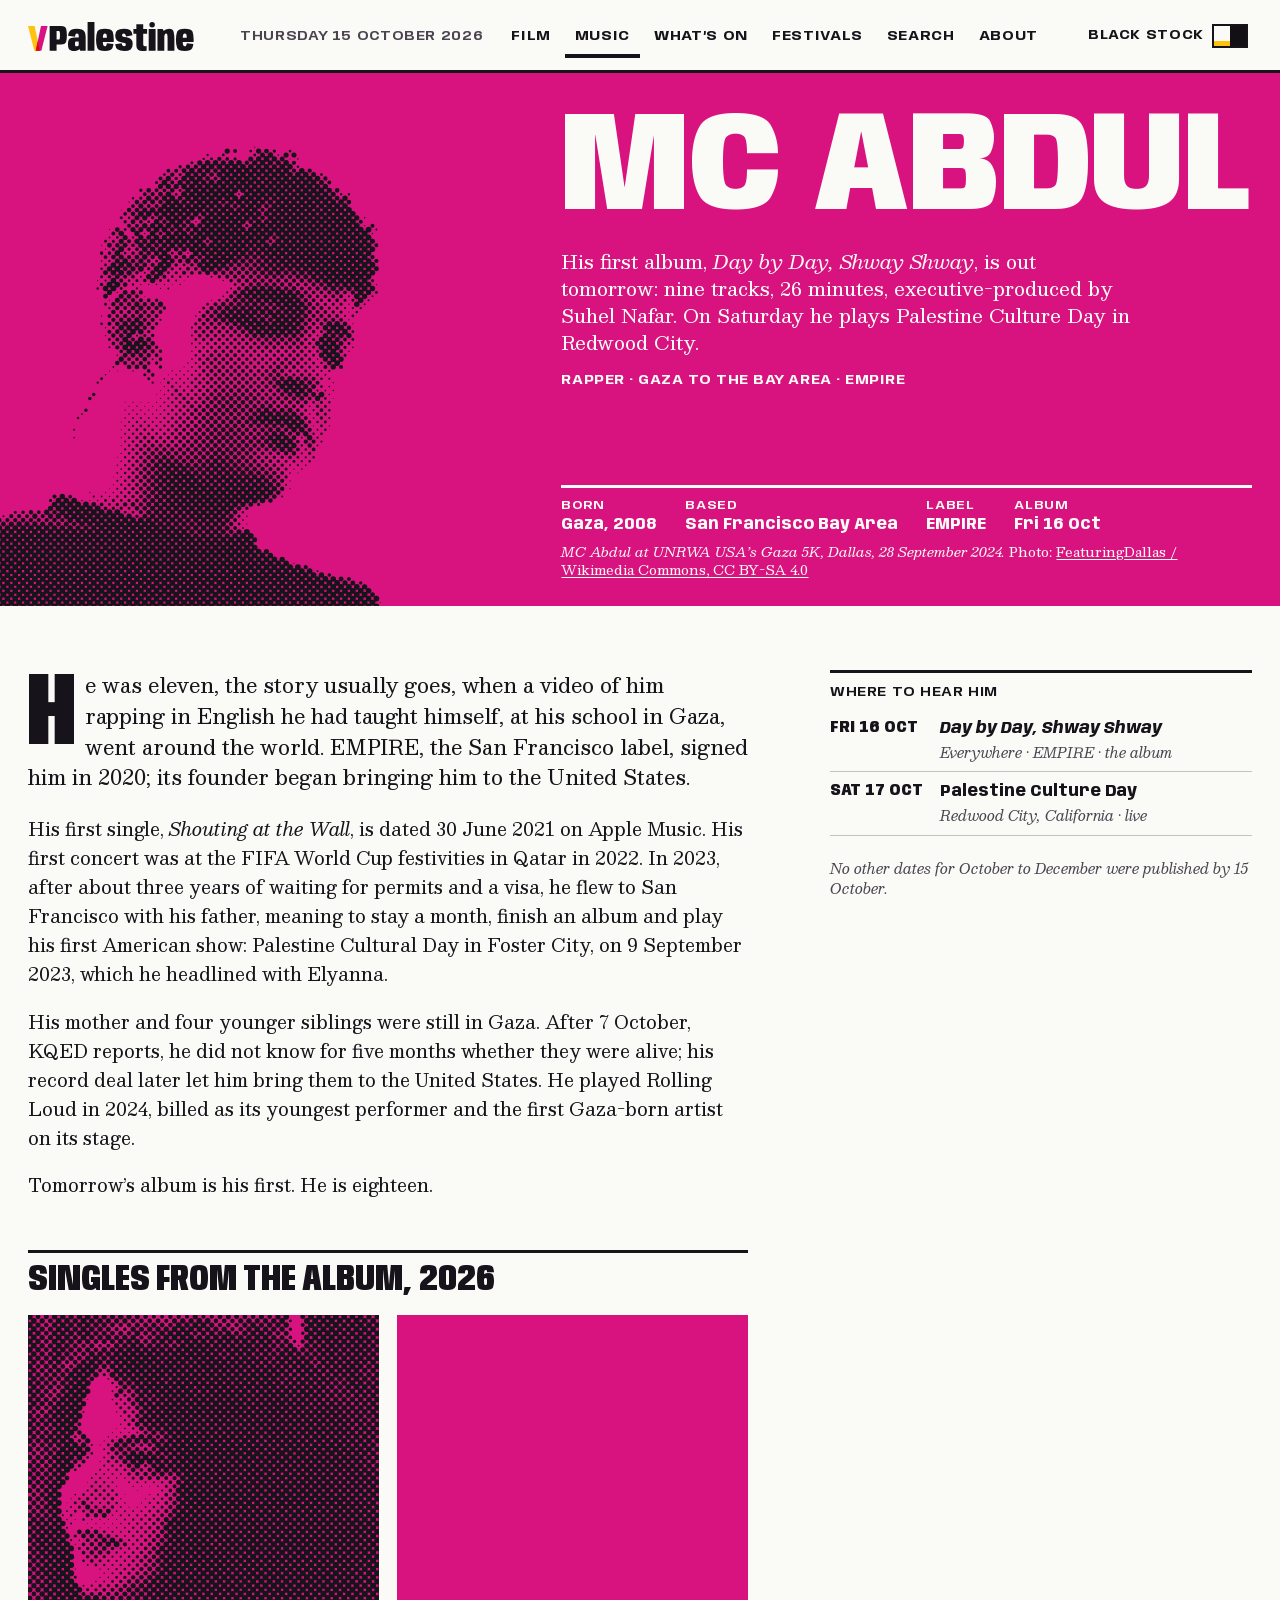
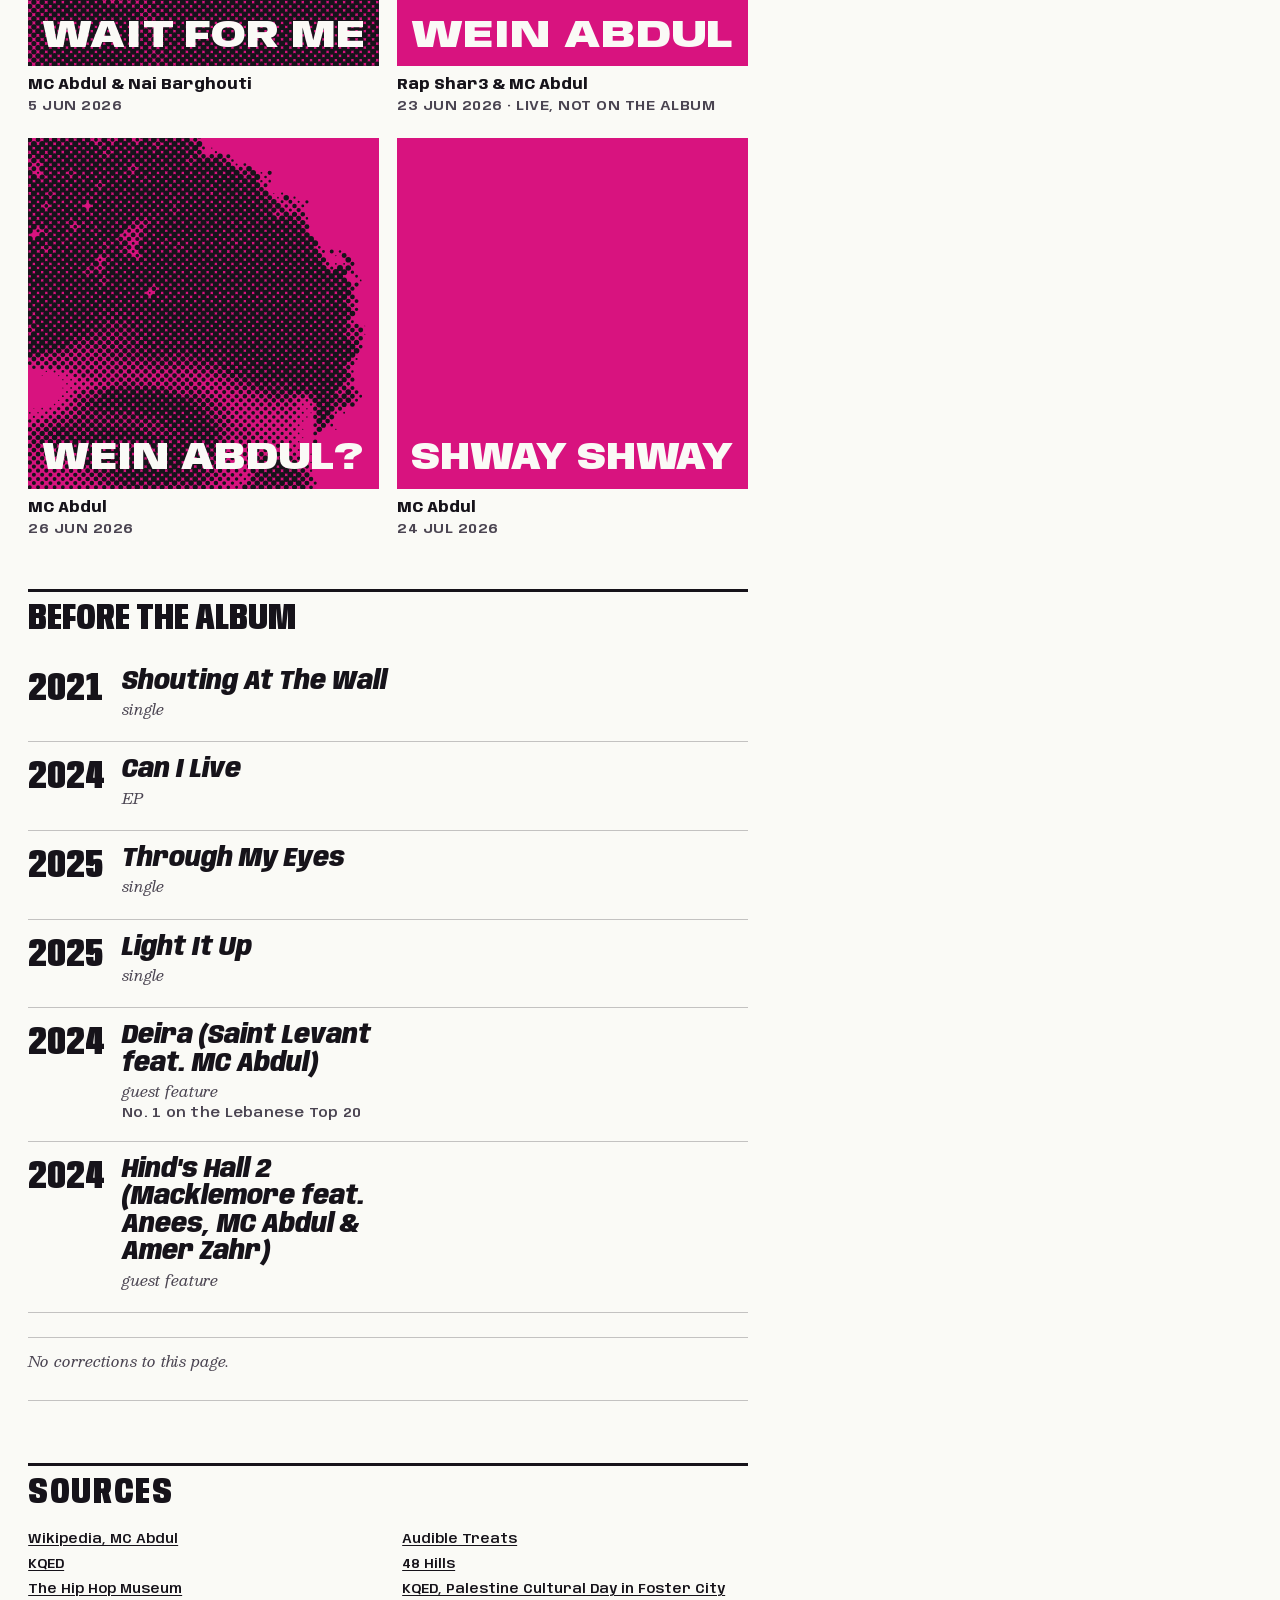
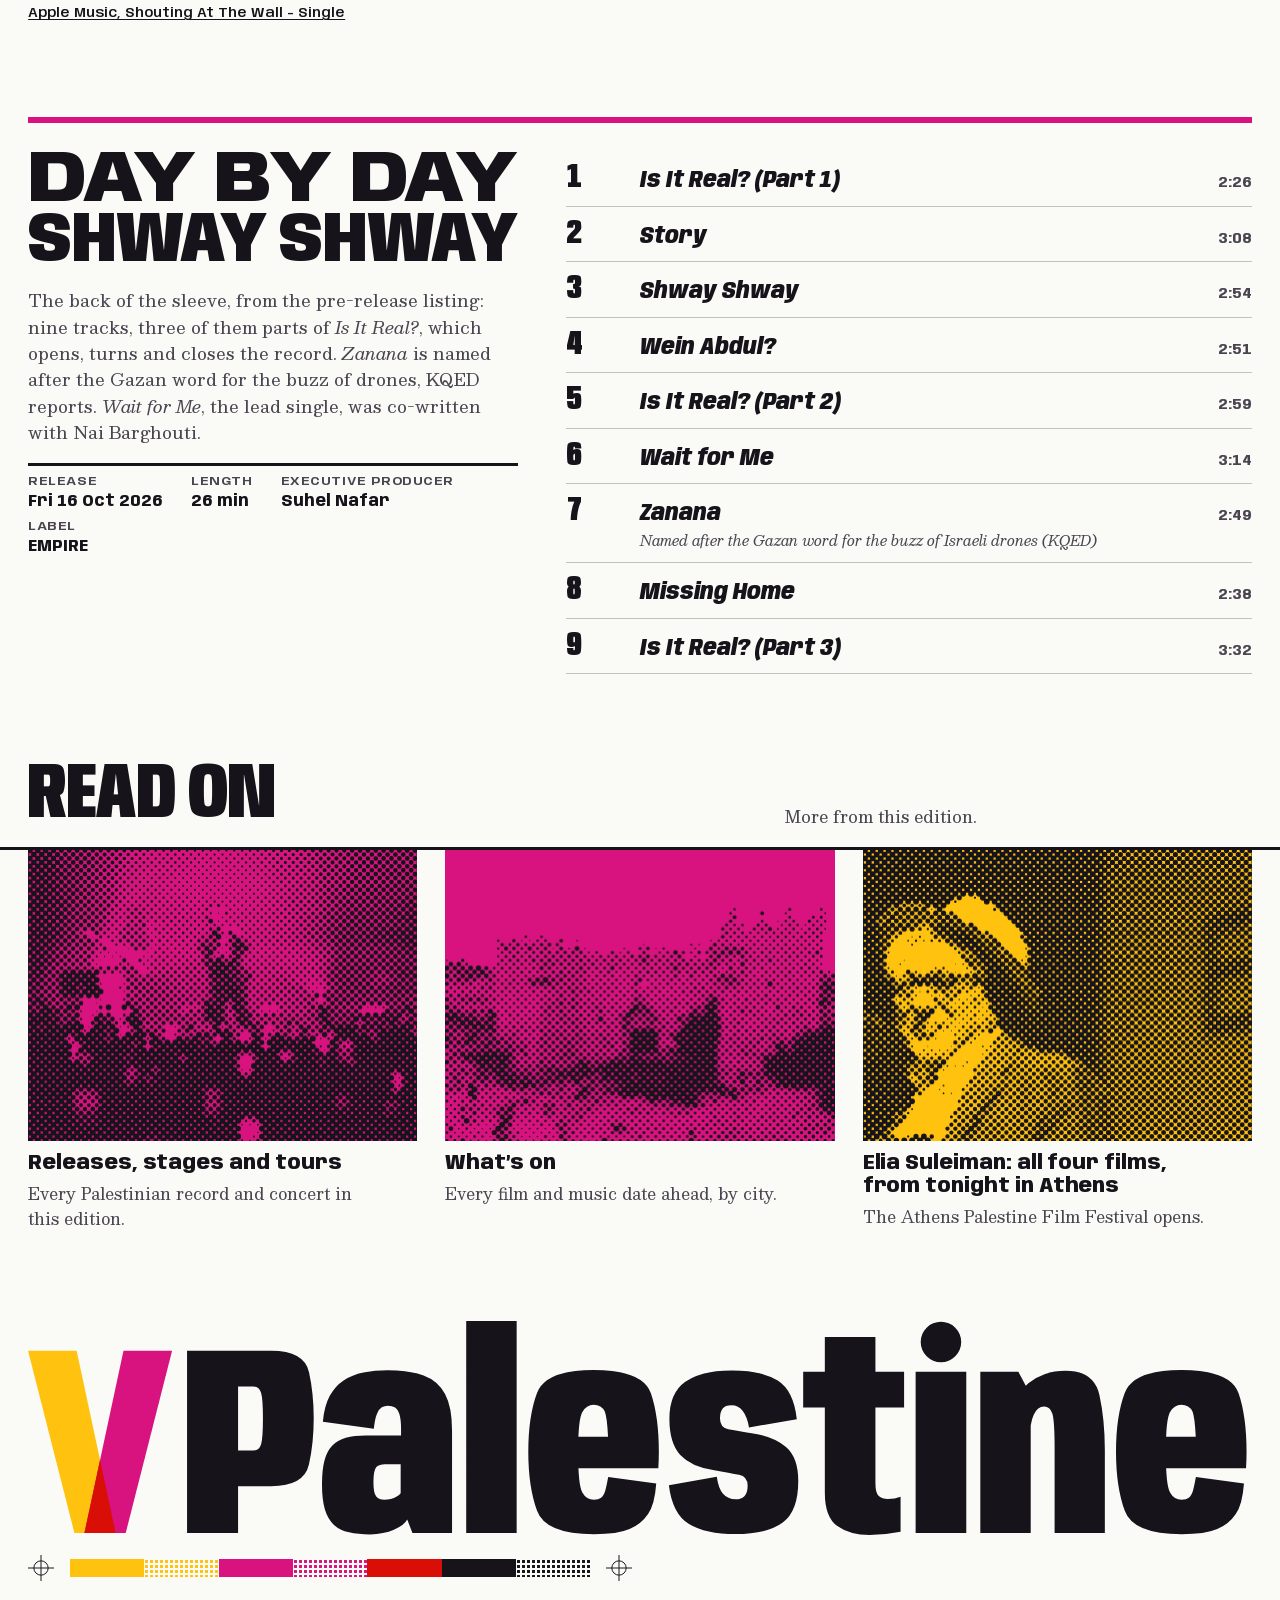
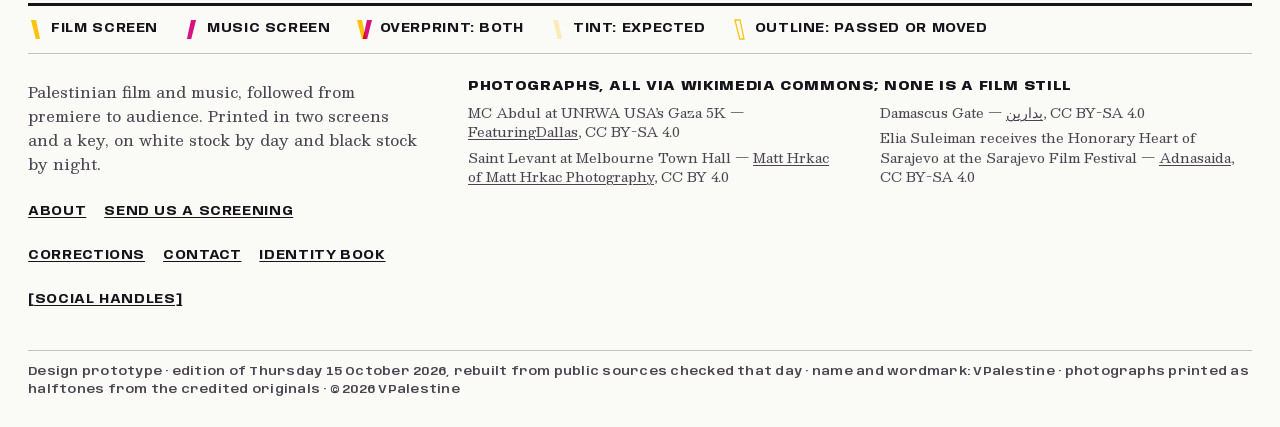
<file: artist.html>
<!doctype html>
<html lang="en">
<head>
<meta charset="utf-8">
<meta name="viewport" content="width=device-width, initial-scale=1">
<title>MC Abdul — VPalestine</title>
<meta name="description" content="MC Abdul, the Gaza-born rapper, and his first album Day by Day, Shway Shway, out 16 October 2026 on EMPIRE.">
<meta name="theme-color" content="#FAFAF6">
<meta property="og:type" content="website">
<meta property="og:site_name" content="VPalestine">
<meta property="og:title" content="MC Abdul — VPalestine">
<meta property="og:description" content="MC Abdul, the Gaza-born rapper, and his first album Day by Day, Shway Shway, out 16 October 2026 on EMPIRE.">
<meta property="og:image" content="https://taktek-dev.github.io/vpalestine-prototype/assets/og.png">
<meta name="twitter:card" content="summary_large_image">
<link rel="icon" href="favicon.svg?v=20" type="image/svg+xml">
<link rel="preload" href="assets/fonts/anybody-var.woff2?v=1" as="font" type="font/woff2" crossorigin>
<link rel="preload" href="assets/fonts/besley-var.woff2?v=1" as="font" type="font/woff2" crossorigin>
<link rel="stylesheet" href="assets/css/vp.css?v=20">
<link rel="stylesheet" href="assets/css/pages.css?v=20">
<script>(function(){var d=document.documentElement;try{if(localStorage.getItem('vp-stock')==='black')d.dataset.stock='black'}catch(e){}
var seen=false;try{seen=sessionStorage.getItem('vp-pulled')==='1'}catch(e){}
if((location.search.indexOf('pull')>-1||!seen)&&!matchMedia('(prefers-reduced-motion: reduce)').matches&&document.visibilityState!=='hidden'){d.classList.add('pulling');setTimeout(function(){d.classList.remove('pulling')},6000)}})();</script>
</head>
<body id="top">
<!--
THESIS: VPalestine prints Palestinian film and music like its film-week and concert posters: film in one silkscreen ink, music in the other, a third colour where they overprint. Refuses the dark streaming poster-grid and the festival-programme template.
OWN-WORLD: White stock is the light (black stock at night, inks opaque on an underbase). Projector yellow, fuchsia, overprint red, key. Anybody set to each sheet's measure by width, Besley for reading. Photos as 45-degree halftones. Rank by sheet format; state by ink density (solid, tint, outline); the V strokes are the legend.
STORY: Readers see tonight's film and tomorrow's record, plan the week from the handbill, follow festival runs, check dates ahead.
FIRST VIEWPORT: Left 7/12, a yellow one-sheet: halftone Suleiman, three fitted title lines, deck, billing band. Right: fuchsia MC Abdul sleeve overprinting the one-sheet's edge in red. Directly under, the This week handbill as a day-column strip.
FORM: Overprint, grounded candidate 3 of 7, seed 0b2cf4c5.
FINISH: unreviewed and undocumented is unfinished; this build ends with the finish review, the verdict, and DESIGN.md
-->
<a class="skip" href="#main">Skip to the page</a><svg width="0" height="0" style="position:absolute" aria-hidden="true" focusable="false"><defs><pattern id="tint-f" width="110" height="110" patternUnits="userSpaceOnUse"><circle cx="27" cy="27" r="26" fill="var(--film)"/><circle cx="82" cy="82" r="26" fill="var(--film)"/></pattern><pattern id="tint-m" width="110" height="110" patternUnits="userSpaceOnUse"><circle cx="27" cy="27" r="26" fill="var(--music)"/><circle cx="82" cy="82" r="26" fill="var(--music)"/></pattern><pattern id="tint-o" width="110" height="110" patternUnits="userSpaceOnUse"><circle cx="27" cy="27" r="26" fill="var(--over)"/><circle cx="82" cy="82" r="26" fill="var(--over)"/></pattern></defs></svg><div class="marks" aria-hidden="true"><i></i><i></i><i></i><i></i></div><div class="squeegee" aria-hidden="true"></div><header class="mast"><a class="mark" href="./home.html"><svg viewBox="0 -220 9063 1570" role="img" aria-label="VPalestine, home"><path class="f" d="M0.0 0.0L360.0 0.0L649.2 1350.0L343.5 1350.0Z"/><path class="m" d="M707.0 0.0L1067.0 0.0L723.5 1350.0L417.8 1350.0Z"/><path class="o" d="M533.5 810.0L649.2 1350.0L417.8 1350.0Z"/><g class="w"><path transform="translate(1137 1350) scale(1 -1)" d="M40.872472789138556 0.0H418.6870838999748V346.0653406791389H663.1478675603867Q907.6145270727575 346.0653406791389 943.3359496425837 506.2498502526432Q979.05737221241 666.4343598261476 979.05737221241 850.2591231539845Q979.05737221241 1032.180932380259 944.0916869472712 1191.0904661901295Q909.1260016821325 1350.0 663.1478675603867 1350.0H40.872472789138556ZM418.6870838999748 611.4152366258204V1084.6501040533185H533.0216710343957Q575.2065082378685 1084.6501040533185 589.0512640122324 1037.6693802587688Q602.8960197865963 990.6886564642191 602.8960197865963 849.2678052866759Q602.8960197865963 706.393810916692 589.8070013169199 658.9045237712562Q576.7179828472435 611.4152366258204 533.0216710343957 611.4152366258204ZM1396.9759109020233 -10.430395152419806Q1446.3371845073998 -10.430395152419806 1491.351659733802 -0.8061260934919119Q1536.3661349602044 8.818142965435982 1572.9924976434559 24.75077431462705Q1609.6188603267074 40.68340566381812 1635.436639867723 59.77705954760313Q1661.2544194087386 78.87071343138814 1671.5924309194088 99.34230790659785L1710.1843377761543 0.0H2003.5082371346653V757.9716009907424Q2003.5082371346653 934.7974900901318 1950.694851236418 1031.5084442421794Q1897.8814653381705 1128.219398394227 1792.7007393520325 1167.0112431496382Q1687.5200133658946 1205.8030879050493 1527.5993469804525 1205.8030879050493Q1429.8090711273253 1205.8030879050493 1346.5483389552683 1188.4870596583933Q1263.2876067832112 1171.1710314117372 1200.2155973874032 1129.939749887213Q1137.1435879915953 1088.708468362689 1096.973026432097 1013.9805184099823Q1056.8024648725986 939.2525684572756 1046.7040048539639 824.3802020959556L1424.2082557491958 772.58149876073Q1431.7442417219281 844.730436630547 1446.9119554273784 881.4128036331385Q1462.0796691328287 918.09517063573 1483.0830964036286 930.4159653726965Q1504.0865236744285 942.736760109663 1527.9038266055286 942.736760109663Q1559.894846495241 942.736760109663 1581.5351577848196 928.6911115609109Q1603.1754690743983 914.6454630121589 1614.5297010615468 876.8347753416747Q1625.8839330486953 839.0240876711905 1625.8839330486953 765.7310820631683V722.3884507268667H1365.4000836722553Q1278.690626066178 722.3884507268667 1216.59436846897 704.5473865699023Q1154.498110871762 686.7063224129379 1115.32662021555 645.5959345847368Q1076.155129559338 604.4855467565358 1058.1800131779164 535.0575316790491Q1040.2048967964947 465.6295166015625 1040.2048967964947 360.8956172019243Q1040.2048967964947 246.23455632850528 1061.934267802164 173.15076110325754Q1083.6636388078332 100.0669658780098 1128.9270982444286 59.82939921319485Q1174.190557681024 19.591832548379898 1240.3805060200393 4.580718697980046Q1306.5704543590546 -10.430395152419806 1396.9759109020233 -10.430395152419806ZM1500.381991069764 245.7091518379748Q1482.3783749453723 245.7091518379748 1467.5392053686082 250.85227323509753Q1452.7000357918441 255.99539463222027 1442.0641320105642 269.40774844400585Q1431.4282282292843 282.8201022557914 1426.3330176528543 308.5928629171103Q1421.2378070764244 334.3656235784292 1421.2378070764244 378.13637671619654Q1421.2378070764244 422.7615610063076 1426.9714517276734 449.2929702308029Q1432.7050963789225 475.8243794552982 1443.2159330807626 487.9974935874343Q1453.7267697826028 500.1706077195704 1470.0804956518114 504.35157695785165Q1486.43422152102 508.5325461961329 1506.7229069061577 508.5325461961329H1622.953367471695V294.37175719439983Q1613.8142447657883 280.9603174291551 1594.0860947594047 269.25133732147515Q1574.357944753021 257.5423572137952 1549.8102364763618 251.625754525885Q1525.2625281997025 245.7091518379748 1500.381991069764 245.7091518379748ZM2108.486451379955 0.0H2482.0765020623803V1570.0H2108.486451379955ZM3054.5884446799755 -9.593090701848269V246.85093591362238Q2998.094798501581 246.85093591362238 2968.512775786221 300.4409730806947Q2937.3707555122674 351.54670837149024 2937.3707555122674 599.4950694255531Q2937.3707555122674 839.6076580733061 2967.776399899274 893.6569497101009Q2998.209217019379 949.2177159562707 3052.4562678933144 949.2177159562707Q3109.833019066602 949.2177159562707 3135.6685219705105 898.560342554003Q3152.022191543132 855.5737932808697 3158.877500180155 713.2166108079255H2906.1119918115437V480.13037346303463H3531.434116870165Q3535.201986897737 535.7197537012398 3535.201986897737 599.547475039959Q3535.201986897737 861.4693441167474 3476.3217299319804 1034.8647805824876Q3414.3971735313535 1207.2602170482278 3052.0376156680286 1207.2602170482278Q2695.922808188945 1207.2602170482278 2632.891061965376 1036.3394751697779Q2568.3264909163117 865.418733291328 2568.3264909163117 600.9521985687315Q2568.3264909163117 338.95838848128915 2633.181612893939 163.90265011042356Q2694.992435436696 -9.593090701848269 3054.5884446799755 -9.593090701848269ZM3054.5884446799755 246.85093591362238V-9.593090701848269Q3229.842917665839 -9.593090701848269 3318.2726346738636 28.84991692006588Q3405.750874631107 66.34144749119878 3455.3290830664337 140.49202181398869Q3504.8315958194435 212.15829426050186 3515.9300558380783 367.02714831382036L3160.1684898510575 415.057981621474Q3149.4886820577085 357.22463177517056 3139.4472736753523 316.1353252530098Q3127.8730404675007 276.557493340224 3107.5837653540075 261.6663667857647Q3088.778792116791 246.85093591362238 3054.5884446799755 246.85093591362238ZM4101.88112828508 -8.337134025990963Q4338.097772747278 -8.337134025990963 4453.003186091781 76.8846078813076Q4567.908599436283 162.10634978860617 4567.908599436283 384.8665456213057Q4567.908599436283 558.551305796951 4476.941154759377 636.7068599369377Q4385.973710082471 714.8624140769243 4233.603555444628 736.5413069352508Q4109.722224857658 758.8299784548581 4048.870115827769 768.8341037798673Q3988.01800679788 778.8382291048765 3988.01800679788 848.8034650199115Q3988.01800679788 894.7748171314597 4006.7748958282173 920.3733112215996Q4025.5317848585546 945.9718053117394 4073.3314515911043 945.9718053117394Q4125.180420864373 945.9718053117394 4158.244148500264 901.8810224495828Q4191.307876136154 857.7902395874262 4202.8249883800745 781.5642668157816L4557.025679323822 842.268839482218Q4533.7863047719 1055.1523033380508 4415.339015562087 1128.9933937452734Q4296.891726352274 1202.8344841524959 4075.843364942819 1202.8344841524959Q3848.975314658135 1202.8344841524959 3731.196422036737 1119.4133355300874Q3613.4175294153392 1035.9921869076788 3613.4175294153392 845.7206886671484Q3613.4175294153392 663.9598146900535 3694.0518442094326 577.7647408787161Q3774.686159003526 491.56966706737876 3936.0665923170745 466.7707790918648Q4065.970970015973 443.5849759876728 4129.430219922215 430.593905845657Q4192.889469828457 417.6028357036412 4192.889469828457 349.3193769417703Q4192.889469828457 299.6578985415399 4170.4539928194135 274.30104779079556Q4148.01851581037 248.94419704005122 4103.74604421109 248.94419704005122Q4044.8653879724443 248.94419704005122 4010.3682799134403 289.63034911081195Q3975.8711718544364 330.3165011815727 3964.354059610516 415.64287619292736L3609.6205438412726 354.1009990759194Q3635.3718317449093 141.32742386311293 3758.613193789497 66.49514491856098Q3881.8545558340847 -8.337134025990963 4101.88112828508 -8.337134025990963ZM5095.349057447165 -15.061864878982306Q5214.628976762295 -15.061864878982306 5325.712668642402 8.2059326171875V267.4663522094488Q5284.222324285656 251.2014118693769 5231.832770779729 251.2014118693769Q5188.542287643999 251.2014118693769 5163.94357874617 272.89429742097855Q5139.344869848341 294.5871829725802 5139.344869848341 369.4741500094533V928.44736944139H5351.658363588154V1193.7972653880715H5139.344869848341V1450.8921865522861H4764.689169514924V1193.7972653880715H4604.248878967017V928.44736944139H4764.689169514924V298.7272070981562Q4764.689169514924 117.83180275186896 4857.263674123213 51.38496893644333Q4949.838178731501 -15.061864878982306 5095.349057447165 -15.061864878982306ZM5437.22069459036 0.0H5812.295047149062V1193.8399658203125H5437.22069459036ZM5916.359891012311 0.0H6289.531289469451V1022.552251316607L6198.037223745137 1193.7972653880715H5916.359891012311ZM6466.544713515788 0.0H6838.650462321937V612.5995636321604Q6838.650462321937 839.2732189632952 6798.745305798948 1020.5965519901365Q6758.8401492759585 1201.9198850169778 6547.138627074659 1201.9198850169778Q6350.491714861244 1201.9198850169778 6225.352161355317 1063.8536570128053Q6100.212607849389 925.7874290086329 6100.212607849389 738.7523068971932L6283.251506090164 697.7268019020557Q6283.251506090164 815.7768354378641 6311.938825946301 876.1734122540802Q6340.626145802438 936.5699890702963 6388.318474687636 936.5699890702963Q6432.588416706771 936.5699890702963 6449.5665651112795 884.6198904663324Q6466.544713515788 832.6697918623686 6466.544713515788 623.9937443137169ZM7407.5884446799755 -9.593090701848269V246.85093591362238Q7351.094798501581 246.85093591362238 7321.512775786221 300.4409730806947Q7290.370755512267 351.54670837149024 7290.370755512267 599.4950694255531Q7290.370755512267 839.6076580733061 7320.776399899274 893.6569497101009Q7351.209217019379 949.2177159562707 7405.456267893314 949.2177159562707Q7462.833019066602 949.2177159562707 7488.6685219705105 898.560342554003Q7505.022191543132 855.5737932808697 7511.877500180155 713.2166108079255H7259.111991811544V480.13037346303463H7884.434116870165Q7888.201986897737 535.7197537012398 7888.201986897737 599.547475039959Q7888.201986897737 861.4693441167474 7829.32172993198 1034.8647805824876Q7767.3971735313535 1207.2602170482278 7405.037615668029 1207.2602170482278Q7048.922808188945 1207.2602170482278 6985.891061965376 1036.3394751697779Q6921.326490916312 865.418733291328 6921.326490916312 600.9521985687315Q6921.326490916312 338.95838848128915 6986.181612893939 163.90265011042356Q7047.992435436696 -9.593090701848269 7407.5884446799755 -9.593090701848269ZM7407.5884446799755 246.85093591362238V-9.593090701848269Q7582.842917665839 -9.593090701848269 7671.272634673864 28.84991692006588Q7758.750874631107 66.34144749119878 7808.329083066434 140.49202181398869Q7857.8315958194435 212.15829426050186 7868.930055838078 367.02714831382036L7513.1684898510575 415.057981621474Q7502.4886820577085 357.22463177517056 7492.447273675352 316.1353252530098Q7480.873040467501 276.557493340224 7460.5837653540075 261.6663667857647Q7441.778792116791 246.85093591362238 7407.5884446799755 246.85093591362238ZM5774.8 1414.2A150 150 0 1 0 5474.8 1414.2A150 150 0 1 0 5774.8 1414.2Z"/></g></svg></a><div class="mid"><p class="dateline"><time datetime="2026-10-15">Thursday 15 October 2026</time></p><nav aria-label="Sections"><ul><li><a href="film.html">Film</a></li><li><a href="music.html" aria-current="page">Music</a></li><li><a href="calendar.html">What’s on</a></li><li><a href="festival.html">Festivals</a></li><li><a href="search.html">Search</a></li><li><a href="about.html">About</a></li></ul></nav></div><button class="stock" type="button" aria-pressed="false"><span class="lbl">Black stock</span><span class="sw" aria-hidden="true"><i></i><i></i></span></button></header><main id="main"><header class="artist-head p-film"><div class="ah-sleeve ink ink-music"><figure class="plate " data-fx="0.48" data-fy="0.3" data-lpi="96"><img src="assets/img/photo/mc-abdul.webp?v=20" width="726" height="1200" alt="MC Abdul on stage with an in-ear monitor, holding a microphone" fetchpriority="high" decoding="async"></figure></div><div class="ah-t ink ink-music p-key"><h1 class="lines " data-fit><a class="stretch" href="#main"><span class="vh">MC Abdul</span><span aria-hidden="true"><span class="ln">MC Abdul</span></span></a></h1><p class="stand">His first album, <em>Day by Day, Shway Shway</em>, is out tomorrow: nine tracks, 26 minutes, executive-produced by Suhel Nafar. On Saturday he plays Palestine Culture Day in Redwood City.</p><p class="byline">Rapper · Gaza to the Bay Area · EMPIRE</p><dl class="band"><div><dt>Born</dt><dd>Gaza, 2008</dd></div><div><dt>Based</dt><dd>San Francisco Bay Area</dd></div><div><dt>Label</dt><dd>EMPIRE</dd></div><div><dt>Album</dt><dd>Fri 16 Oct</dd></div></dl><p class="cap">MC Abdul at UNRWA USA’s Gaza 5K, Dallas, 28 September 2024. <span class="cr">Photo: <a href="https://commons.wikimedia.org/wiki/File:MC_Abdul_2.jpg">FeaturingDallas / Wikimedia Commons, CC BY-SA 4.0</a></span></p></div></header><div class="art-body"><article class="prose-col"><p class="lede">He was eleven, the story usually goes, when a video of him rapping in English he had taught himself, at his school in Gaza, went around the world. EMPIRE, the San Francisco label, signed him in 2020; its founder began bringing him to the United States.</p><p>His first single, <em>Shouting at the Wall</em>, is dated 30 June 2021 on Apple Music. His first concert was at the FIFA World Cup festivities in Qatar in 2022. In 2023, after about three years of waiting for permits and a visa, he flew to San Francisco with his father, meaning to stay a month, finish an album and play his first American show: Palestine Cultural Day in Foster City, on 9 September 2023, which he headlined with Elyanna.</p><p>His mother and four younger siblings were still in Gaza. After 7 October, KQED reports, he did not know for five months whether they were alive; his record deal later let him bring them to the United States. He played Rolling Loud in 2024, billed as its youngest performer and the first Gaza-born artist on its stage.</p><p>Tomorrow’s album is his first. He is eighteen.</p><h2>Singles from the album, 2026</h2><ul class="singles"><li class="sl1 ink-music"><div class="sq ink ink-music"><figure class="plate " data-fx="0.5" data-fy="0.35" data-zoom="1.2" data-lpi="60"><img src="assets/img/photo/nai.webp?v=20" width="574" height="606" alt="" loading="lazy" decoding="async"></figure><p class="lines" data-fit><span class="ln">Wait for Me</span></p></div><p class="by">MC Abdul &amp; Nai Barghouti</p><p class="dd">5 Jun 2026</p></li><li class="sl1 ink-music type-only"><div class="sq ink ink-music"><p class="lines" data-fit><span class="ln">Wein Abdul</span></p></div><p class="by">Rap Shar3 &amp; MC Abdul</p><p class="dd">23 Jun 2026 · live, not on the album</p></li><li class="sl1 ink-music"><div class="sq ink ink-music"><figure class="plate " data-fx="0.56" data-fy="0.2" data-zoom="3.0" data-lpi="60"><img src="assets/img/photo/mc-abdul.webp?v=20" width="726" height="1200" alt="" loading="lazy" decoding="async"></figure><p class="lines" data-fit><span class="ln">Wein Abdul?</span></p></div><p class="by">MC Abdul</p><p class="dd">26 Jun 2026</p></li><li class="sl1 ink-music type-only"><div class="sq ink ink-music"><p class="lines" data-fit><span class="ln">Shway Shway</span></p></div><p class="by">MC Abdul</p><p class="dd">24 Jul 2026</p></li></ul><h2>Before the album</h2><ol class="ledger films disc"><li><p class="yr">2021</p><div><p class="lg-t"><em>Shouting At The Wall</em></p><p class="lg-b">single</p></div><p class="lg-f"></p></li><li><p class="yr">2024</p><div><p class="lg-t"><em>Can I Live</em></p><p class="lg-b">EP</p></div><p class="lg-f"></p></li><li><p class="yr">2025</p><div><p class="lg-t"><em>Through My Eyes</em></p><p class="lg-b">single</p></div><p class="lg-f"></p></li><li><p class="yr">2025</p><div><p class="lg-t"><em>Light It Up</em></p><p class="lg-b">single</p></div><p class="lg-f"></p></li><li><p class="yr">2024</p><div><p class="lg-t"><em>Deira (Saint Levant feat. MC Abdul)</em></p><p class="lg-b">guest feature</p></div><p class="lg-f">No. 1 on the Lebanese Top 20</p></li><li><p class="yr">2024</p><div><p class="lg-t"><em>Hind&#x27;s Hall 2 (Macklemore feat. Anees, MC Abdul &amp; Amer Zahr)</em></p><p class="lg-b">guest feature</p></div><p class="lg-f"></p></li></ol><p class="corr">No corrections to this page.</p><section class="srcs" aria-labelledby="srcs-h"><h2 id="srcs-h" class="label">Sources</h2><ul><li><a href="https://en.wikipedia.org/wiki/MC_Abdul">Wikipedia, MC Abdul</a></li><li><a href="https://www.kqed.org/arts/13994726/mc-abdul-palestinian-rapper-empire-bay-area-gaza-day-by-day-shway-shway">KQED</a></li><li><a href="https://thhm.org/blog/the-hip-hop-museum-mc-abdul/">The Hip Hop Museum</a></li><li><a href="https://music.apple.com/us/album/shouting-at-the-wall-single/1573987201">Apple Music, Shouting At The Wall - Single</a></li><li><a href="https://audibletreats.com/?p=87824">Audible Treats</a></li><li><a href="https://48hills.org/2026/09/gazas-mc-abdul-on-life-in-the-bay-and-a-debut-album-that-maps-his-journey/">48 Hills</a></li><li><a href="https://www.kqed.org/arts/13934383/palestine-cultural-day-foster-city">KQED, Palestine Cultural Day in Foster City</a></li></ul></section></article><aside class="handbill" aria-label="Where to hear him"><h2 class="label">Where to hear him</h2><ol><li><p class="hb-d">Fri 16 Oct<small></small></p><div><p class="hb-w"><em>Day by Day, Shway Shway</em></p><p class="hb-v">Everywhere · EMPIRE · the album</p></div></li><li><p class="hb-d">Sat 17 Oct<small></small></p><div><p class="hb-w">Palestine Culture Day</p><p class="hb-v">Redwood City, California · live</p></div></li></ol><p class="hb-n">No other dates for October to December were published by 15 October.</p></aside></div><section class="back" aria-labelledby="back-h"><div class="back-t"><h2 id="back-h" class="lines" data-fit><span class="ln">Day by Day</span><span class="ln">Shway Shway</span></h2><p class="copy">The back of the sleeve, from the pre-release listing: nine tracks, three of them parts of <em>Is It Real?</em>, which opens, turns and closes the record. <em>Zanana</em> is named after the Gazan word for the buzz of drones, KQED reports. <em>Wait for Me</em>, the lead single, was co-written with Nai Barghouti.</p><dl class="band"><div><dt>Release</dt><dd>Fri 16 Oct 2026</dd></div><div><dt>Length</dt><dd>26 min</dd></div><div><dt>Executive producer</dt><dd>Suhel Nafar</dd></div><div><dt>Label</dt><dd>EMPIRE</dd></div></dl></div><ol class="tracks"><li><b>1</b><p class="tt"><em>Is It Real? (Part 1)</em></p><p class="tl">2:26</p></li><li><b>2</b><p class="tt"><em>Story</em></p><p class="tl">3:08</p></li><li><b>3</b><p class="tt"><em>Shway Shway</em></p><p class="tl">2:54</p></li><li><b>4</b><p class="tt"><em>Wein Abdul?</em></p><p class="tl">2:51</p></li><li><b>5</b><p class="tt"><em>Is It Real? (Part 2)</em></p><p class="tl">2:59</p></li><li><b>6</b><p class="tt"><em>Wait for Me</em></p><p class="tl">3:14</p></li><li><b>7</b><p class="tt"><em>Zanana</em><small>Named after the Gazan word for the buzz of Israeli drones (KQED)</small></p><p class="tl">2:49</p></li><li><b>8</b><p class="tt"><em>Missing Home</em></p><p class="tl">2:38</p></li><li><b>9</b><p class="tt"><em>Is It Real? (Part 3)</em></p><p class="tl">3:32</p></li></ol></section><section class="sec related" aria-labelledby="rel-h"><div class="head"><h2 id="rel-h">Read on</h2><p>More from this edition.</p></div><div class="rels"><article class="rel"><figure class="plate ink-music th-big" data-fx="0.5" data-fy="0.4" data-lpi="70"><img src="assets/img/photo/saint-levant-live.webp?v=20" width="1200" height="800" alt="Saint Levant performing on stage at Melbourne Town Hall" loading="lazy" decoding="async"></figure><h3 class="hed"><a class="stretch" href="music.html">Releases, stages and tours</a></h3><p class="copy">Every Palestinian record and concert in this edition.</p></article><article class="rel"><figure class="plate ink-music th-big" data-fx="0.52" data-fy="0.36" data-zoom="1.25" data-lpi="70"><img src="assets/img/photo/damascus-gate.webp?v=20" width="1200" height="900" alt="Damascus Gate in Jerusalem’s Old City, its stone walls and steps in daylight" loading="lazy" decoding="async"></figure><h3 class="hed"><a class="stretch" href="calendar.html">What’s on</a></h3><p class="copy">Every film and music date ahead, by city.</p></article><article class="rel"><figure class="plate ink-film th-big" data-fx="0.64" data-fy="0.29" data-zoom="2.6" data-lpi="70"><img src="assets/img/photo/suleiman.webp?v=20" width="1200" height="798" alt="Elia Suleiman, in a hat and dark suit, holding a framed award on a stage beside its presenter" loading="lazy" decoding="async"></figure><h3 class="hed"><a class="stretch" href="article.html">Elia Suleiman: all four films, from tonight in Athens</a></h3><p class="copy">The Athens Palestine Film Festival opens.</p></article></div></section></main><footer class="imprint"><a class="foot-mark mark" href="#top"><svg viewBox="0 -220 9063 1570" role="img" aria-label="VPalestine, back to top"><path class="f" d="M0.0 0.0L360.0 0.0L649.2 1350.0L343.5 1350.0Z"/><path class="m" d="M707.0 0.0L1067.0 0.0L723.5 1350.0L417.8 1350.0Z"/><path class="o" d="M533.5 810.0L649.2 1350.0L417.8 1350.0Z"/><g class="w"><path transform="translate(1137 1350) scale(1 -1)" d="M40.872472789138556 0.0H418.6870838999748V346.0653406791389H663.1478675603867Q907.6145270727575 346.0653406791389 943.3359496425837 506.2498502526432Q979.05737221241 666.4343598261476 979.05737221241 850.2591231539845Q979.05737221241 1032.180932380259 944.0916869472712 1191.0904661901295Q909.1260016821325 1350.0 663.1478675603867 1350.0H40.872472789138556ZM418.6870838999748 611.4152366258204V1084.6501040533185H533.0216710343957Q575.2065082378685 1084.6501040533185 589.0512640122324 1037.6693802587688Q602.8960197865963 990.6886564642191 602.8960197865963 849.2678052866759Q602.8960197865963 706.393810916692 589.8070013169199 658.9045237712562Q576.7179828472435 611.4152366258204 533.0216710343957 611.4152366258204ZM1396.9759109020233 -10.430395152419806Q1446.3371845073998 -10.430395152419806 1491.351659733802 -0.8061260934919119Q1536.3661349602044 8.818142965435982 1572.9924976434559 24.75077431462705Q1609.6188603267074 40.68340566381812 1635.436639867723 59.77705954760313Q1661.2544194087386 78.87071343138814 1671.5924309194088 99.34230790659785L1710.1843377761543 0.0H2003.5082371346653V757.9716009907424Q2003.5082371346653 934.7974900901318 1950.694851236418 1031.5084442421794Q1897.8814653381705 1128.219398394227 1792.7007393520325 1167.0112431496382Q1687.5200133658946 1205.8030879050493 1527.5993469804525 1205.8030879050493Q1429.8090711273253 1205.8030879050493 1346.5483389552683 1188.4870596583933Q1263.2876067832112 1171.1710314117372 1200.2155973874032 1129.939749887213Q1137.1435879915953 1088.708468362689 1096.973026432097 1013.9805184099823Q1056.8024648725986 939.2525684572756 1046.7040048539639 824.3802020959556L1424.2082557491958 772.58149876073Q1431.7442417219281 844.730436630547 1446.9119554273784 881.4128036331385Q1462.0796691328287 918.09517063573 1483.0830964036286 930.4159653726965Q1504.0865236744285 942.736760109663 1527.9038266055286 942.736760109663Q1559.894846495241 942.736760109663 1581.5351577848196 928.6911115609109Q1603.1754690743983 914.6454630121589 1614.5297010615468 876.8347753416747Q1625.8839330486953 839.0240876711905 1625.8839330486953 765.7310820631683V722.3884507268667H1365.4000836722553Q1278.690626066178 722.3884507268667 1216.59436846897 704.5473865699023Q1154.498110871762 686.7063224129379 1115.32662021555 645.5959345847368Q1076.155129559338 604.4855467565358 1058.1800131779164 535.0575316790491Q1040.2048967964947 465.6295166015625 1040.2048967964947 360.8956172019243Q1040.2048967964947 246.23455632850528 1061.934267802164 173.15076110325754Q1083.6636388078332 100.0669658780098 1128.9270982444286 59.82939921319485Q1174.190557681024 19.591832548379898 1240.3805060200393 4.580718697980046Q1306.5704543590546 -10.430395152419806 1396.9759109020233 -10.430395152419806ZM1500.381991069764 245.7091518379748Q1482.3783749453723 245.7091518379748 1467.5392053686082 250.85227323509753Q1452.7000357918441 255.99539463222027 1442.0641320105642 269.40774844400585Q1431.4282282292843 282.8201022557914 1426.3330176528543 308.5928629171103Q1421.2378070764244 334.3656235784292 1421.2378070764244 378.13637671619654Q1421.2378070764244 422.7615610063076 1426.9714517276734 449.2929702308029Q1432.7050963789225 475.8243794552982 1443.2159330807626 487.9974935874343Q1453.7267697826028 500.1706077195704 1470.0804956518114 504.35157695785165Q1486.43422152102 508.5325461961329 1506.7229069061577 508.5325461961329H1622.953367471695V294.37175719439983Q1613.8142447657883 280.9603174291551 1594.0860947594047 269.25133732147515Q1574.357944753021 257.5423572137952 1549.8102364763618 251.625754525885Q1525.2625281997025 245.7091518379748 1500.381991069764 245.7091518379748ZM2108.486451379955 0.0H2482.0765020623803V1570.0H2108.486451379955ZM3054.5884446799755 -9.593090701848269V246.85093591362238Q2998.094798501581 246.85093591362238 2968.512775786221 300.4409730806947Q2937.3707555122674 351.54670837149024 2937.3707555122674 599.4950694255531Q2937.3707555122674 839.6076580733061 2967.776399899274 893.6569497101009Q2998.209217019379 949.2177159562707 3052.4562678933144 949.2177159562707Q3109.833019066602 949.2177159562707 3135.6685219705105 898.560342554003Q3152.022191543132 855.5737932808697 3158.877500180155 713.2166108079255H2906.1119918115437V480.13037346303463H3531.434116870165Q3535.201986897737 535.7197537012398 3535.201986897737 599.547475039959Q3535.201986897737 861.4693441167474 3476.3217299319804 1034.8647805824876Q3414.3971735313535 1207.2602170482278 3052.0376156680286 1207.2602170482278Q2695.922808188945 1207.2602170482278 2632.891061965376 1036.3394751697779Q2568.3264909163117 865.418733291328 2568.3264909163117 600.9521985687315Q2568.3264909163117 338.95838848128915 2633.181612893939 163.90265011042356Q2694.992435436696 -9.593090701848269 3054.5884446799755 -9.593090701848269ZM3054.5884446799755 246.85093591362238V-9.593090701848269Q3229.842917665839 -9.593090701848269 3318.2726346738636 28.84991692006588Q3405.750874631107 66.34144749119878 3455.3290830664337 140.49202181398869Q3504.8315958194435 212.15829426050186 3515.9300558380783 367.02714831382036L3160.1684898510575 415.057981621474Q3149.4886820577085 357.22463177517056 3139.4472736753523 316.1353252530098Q3127.8730404675007 276.557493340224 3107.5837653540075 261.6663667857647Q3088.778792116791 246.85093591362238 3054.5884446799755 246.85093591362238ZM4101.88112828508 -8.337134025990963Q4338.097772747278 -8.337134025990963 4453.003186091781 76.8846078813076Q4567.908599436283 162.10634978860617 4567.908599436283 384.8665456213057Q4567.908599436283 558.551305796951 4476.941154759377 636.7068599369377Q4385.973710082471 714.8624140769243 4233.603555444628 736.5413069352508Q4109.722224857658 758.8299784548581 4048.870115827769 768.8341037798673Q3988.01800679788 778.8382291048765 3988.01800679788 848.8034650199115Q3988.01800679788 894.7748171314597 4006.7748958282173 920.3733112215996Q4025.5317848585546 945.9718053117394 4073.3314515911043 945.9718053117394Q4125.180420864373 945.9718053117394 4158.244148500264 901.8810224495828Q4191.307876136154 857.7902395874262 4202.8249883800745 781.5642668157816L4557.025679323822 842.268839482218Q4533.7863047719 1055.1523033380508 4415.339015562087 1128.9933937452734Q4296.891726352274 1202.8344841524959 4075.843364942819 1202.8344841524959Q3848.975314658135 1202.8344841524959 3731.196422036737 1119.4133355300874Q3613.4175294153392 1035.9921869076788 3613.4175294153392 845.7206886671484Q3613.4175294153392 663.9598146900535 3694.0518442094326 577.7647408787161Q3774.686159003526 491.56966706737876 3936.0665923170745 466.7707790918648Q4065.970970015973 443.5849759876728 4129.430219922215 430.593905845657Q4192.889469828457 417.6028357036412 4192.889469828457 349.3193769417703Q4192.889469828457 299.6578985415399 4170.4539928194135 274.30104779079556Q4148.01851581037 248.94419704005122 4103.74604421109 248.94419704005122Q4044.8653879724443 248.94419704005122 4010.3682799134403 289.63034911081195Q3975.8711718544364 330.3165011815727 3964.354059610516 415.64287619292736L3609.6205438412726 354.1009990759194Q3635.3718317449093 141.32742386311293 3758.613193789497 66.49514491856098Q3881.8545558340847 -8.337134025990963 4101.88112828508 -8.337134025990963ZM5095.349057447165 -15.061864878982306Q5214.628976762295 -15.061864878982306 5325.712668642402 8.2059326171875V267.4663522094488Q5284.222324285656 251.2014118693769 5231.832770779729 251.2014118693769Q5188.542287643999 251.2014118693769 5163.94357874617 272.89429742097855Q5139.344869848341 294.5871829725802 5139.344869848341 369.4741500094533V928.44736944139H5351.658363588154V1193.7972653880715H5139.344869848341V1450.8921865522861H4764.689169514924V1193.7972653880715H4604.248878967017V928.44736944139H4764.689169514924V298.7272070981562Q4764.689169514924 117.83180275186896 4857.263674123213 51.38496893644333Q4949.838178731501 -15.061864878982306 5095.349057447165 -15.061864878982306ZM5437.22069459036 0.0H5812.295047149062V1193.8399658203125H5437.22069459036ZM5916.359891012311 0.0H6289.531289469451V1022.552251316607L6198.037223745137 1193.7972653880715H5916.359891012311ZM6466.544713515788 0.0H6838.650462321937V612.5995636321604Q6838.650462321937 839.2732189632952 6798.745305798948 1020.5965519901365Q6758.8401492759585 1201.9198850169778 6547.138627074659 1201.9198850169778Q6350.491714861244 1201.9198850169778 6225.352161355317 1063.8536570128053Q6100.212607849389 925.7874290086329 6100.212607849389 738.7523068971932L6283.251506090164 697.7268019020557Q6283.251506090164 815.7768354378641 6311.938825946301 876.1734122540802Q6340.626145802438 936.5699890702963 6388.318474687636 936.5699890702963Q6432.588416706771 936.5699890702963 6449.5665651112795 884.6198904663324Q6466.544713515788 832.6697918623686 6466.544713515788 623.9937443137169ZM7407.5884446799755 -9.593090701848269V246.85093591362238Q7351.094798501581 246.85093591362238 7321.512775786221 300.4409730806947Q7290.370755512267 351.54670837149024 7290.370755512267 599.4950694255531Q7290.370755512267 839.6076580733061 7320.776399899274 893.6569497101009Q7351.209217019379 949.2177159562707 7405.456267893314 949.2177159562707Q7462.833019066602 949.2177159562707 7488.6685219705105 898.560342554003Q7505.022191543132 855.5737932808697 7511.877500180155 713.2166108079255H7259.111991811544V480.13037346303463H7884.434116870165Q7888.201986897737 535.7197537012398 7888.201986897737 599.547475039959Q7888.201986897737 861.4693441167474 7829.32172993198 1034.8647805824876Q7767.3971735313535 1207.2602170482278 7405.037615668029 1207.2602170482278Q7048.922808188945 1207.2602170482278 6985.891061965376 1036.3394751697779Q6921.326490916312 865.418733291328 6921.326490916312 600.9521985687315Q6921.326490916312 338.95838848128915 6986.181612893939 163.90265011042356Q7047.992435436696 -9.593090701848269 7407.5884446799755 -9.593090701848269ZM7407.5884446799755 246.85093591362238V-9.593090701848269Q7582.842917665839 -9.593090701848269 7671.272634673864 28.84991692006588Q7758.750874631107 66.34144749119878 7808.329083066434 140.49202181398869Q7857.8315958194435 212.15829426050186 7868.930055838078 367.02714831382036L7513.1684898510575 415.057981621474Q7502.4886820577085 357.22463177517056 7492.447273675352 316.1353252530098Q7480.873040467501 276.557493340224 7460.5837653540075 261.6663667857647Q7441.778792116791 246.85093591362238 7407.5884446799755 246.85093591362238ZM5774.8 1414.2A150 150 0 1 0 5474.8 1414.2A150 150 0 1 0 5774.8 1414.2Z"/></g></svg></a><div class="furniture" aria-hidden="true"><svg class="reg" viewBox="0 0 40 40"><circle cx="20" cy="20" r="11"/><path d="M20 0V40M0 20H40"/></svg><span class="bar"><i class="c-film"></i><i class="c-film t"></i><i class="c-music"></i><i class="c-music t"></i><i class="c-over"></i><i class="c-key"></i><i class="c-key t"></i></span><svg class="reg" viewBox="0 0 40 40"><circle cx="20" cy="20" r="11"/><path d="M20 0V40M0 20H40"/></svg></div><p class="legend"><span><svg class="vk" viewBox="0 0 650 1350" preserveAspectRatio="xMidYMid meet" aria-hidden="true"><path class="f" d="M0.0 0.0L360.0 0.0L649.2 1350.0L343.5 1350.0Z"/></svg> Film screen</span><span><svg class="vk" viewBox="417 0 650 1350" preserveAspectRatio="xMidYMid meet" aria-hidden="true"><path class="m" d="M707.0 0.0L1067.0 0.0L723.5 1350.0L417.8 1350.0Z"/></svg> Music screen</span><span><svg class="vk" viewBox="0 0 1067 1350" preserveAspectRatio="xMidYMid meet" aria-hidden="true"><path class="f" d="M0.0 0.0L360.0 0.0L649.2 1350.0L343.5 1350.0Z"/><path class="m" d="M707.0 0.0L1067.0 0.0L723.5 1350.0L417.8 1350.0Z"/><path class="o" d="M533.5 810.0L649.2 1350.0L417.8 1350.0Z"/></svg> Overprint: both</span><span><svg class="vk due" viewBox="0 0 650 1350" preserveAspectRatio="xMidYMid meet" aria-hidden="true"><path class="f" d="M0.0 0.0L360.0 0.0L649.2 1350.0L343.5 1350.0Z"/></svg> Tint: expected</span><span><svg class="vk gone" viewBox="0 0 650 1350" preserveAspectRatio="xMidYMid meet" aria-hidden="true"><path class="f" d="M0.0 0.0L360.0 0.0L649.2 1350.0L343.5 1350.0Z"/></svg> Outline: passed or moved</span></p><div class="cols"><div><p class="line">Palestinian film and music, followed from premiere to audience. Printed in two screens and a key, on white stock by day and black stock by night.</p><nav aria-label="Footer"><ul><li><a href="about.html">About</a></li><li><a href="about.html#send">Send us a screening</a></li><li><a href="about.html#corrections">Corrections</a></li><li><a href="about.html#contact">Contact</a></li><li><a href="index.html">Identity book</a></li><li><a href="#">[SOCIAL HANDLES]</a></li></ul></nav></div><div class="credits"><h3>Photographs, all via Wikimedia Commons; none is a film still</h3><p>MC Abdul at UNRWA USA’s Gaza 5K — <a href="https://commons.wikimedia.org/wiki/File:MC_Abdul_2.jpg">FeaturingDallas</a>, CC BY-SA 4.0</p><p>Saint Levant at Melbourne Town Hall — <a href="https://commons.wikimedia.org/wiki/File:Saint_Levant.jpg">Matt Hrkac of Matt Hrkac Photography</a>, CC BY 4.0</p><p>Damascus Gate — <a href="https://commons.wikimedia.org/wiki/File:Damascus_Gate_IMG_3146.jpg">بدارين</a>, CC BY-SA 4.0</p><p>Elia Suleiman receives the Honorary Heart of Sarajevo at the Sarajevo Film Festival — <a href="https://commons.wikimedia.org/wiki/File:Po%C4%8Dasno_Srce_Sarajeva_Elia_Suleiman.jpg">Adnasaida</a>, CC BY-SA 4.0</p></div></div><p class="legal">Design prototype · edition of Thursday 15 October 2026, rebuilt from public sources checked that day · name and wordmark: VPalestine · photographs printed as halftones from the credited originals · © 2026 VPalestine</p></footer><script src="assets/js/vp.js?v=20" defer></script>
</body>
</html>
</file>
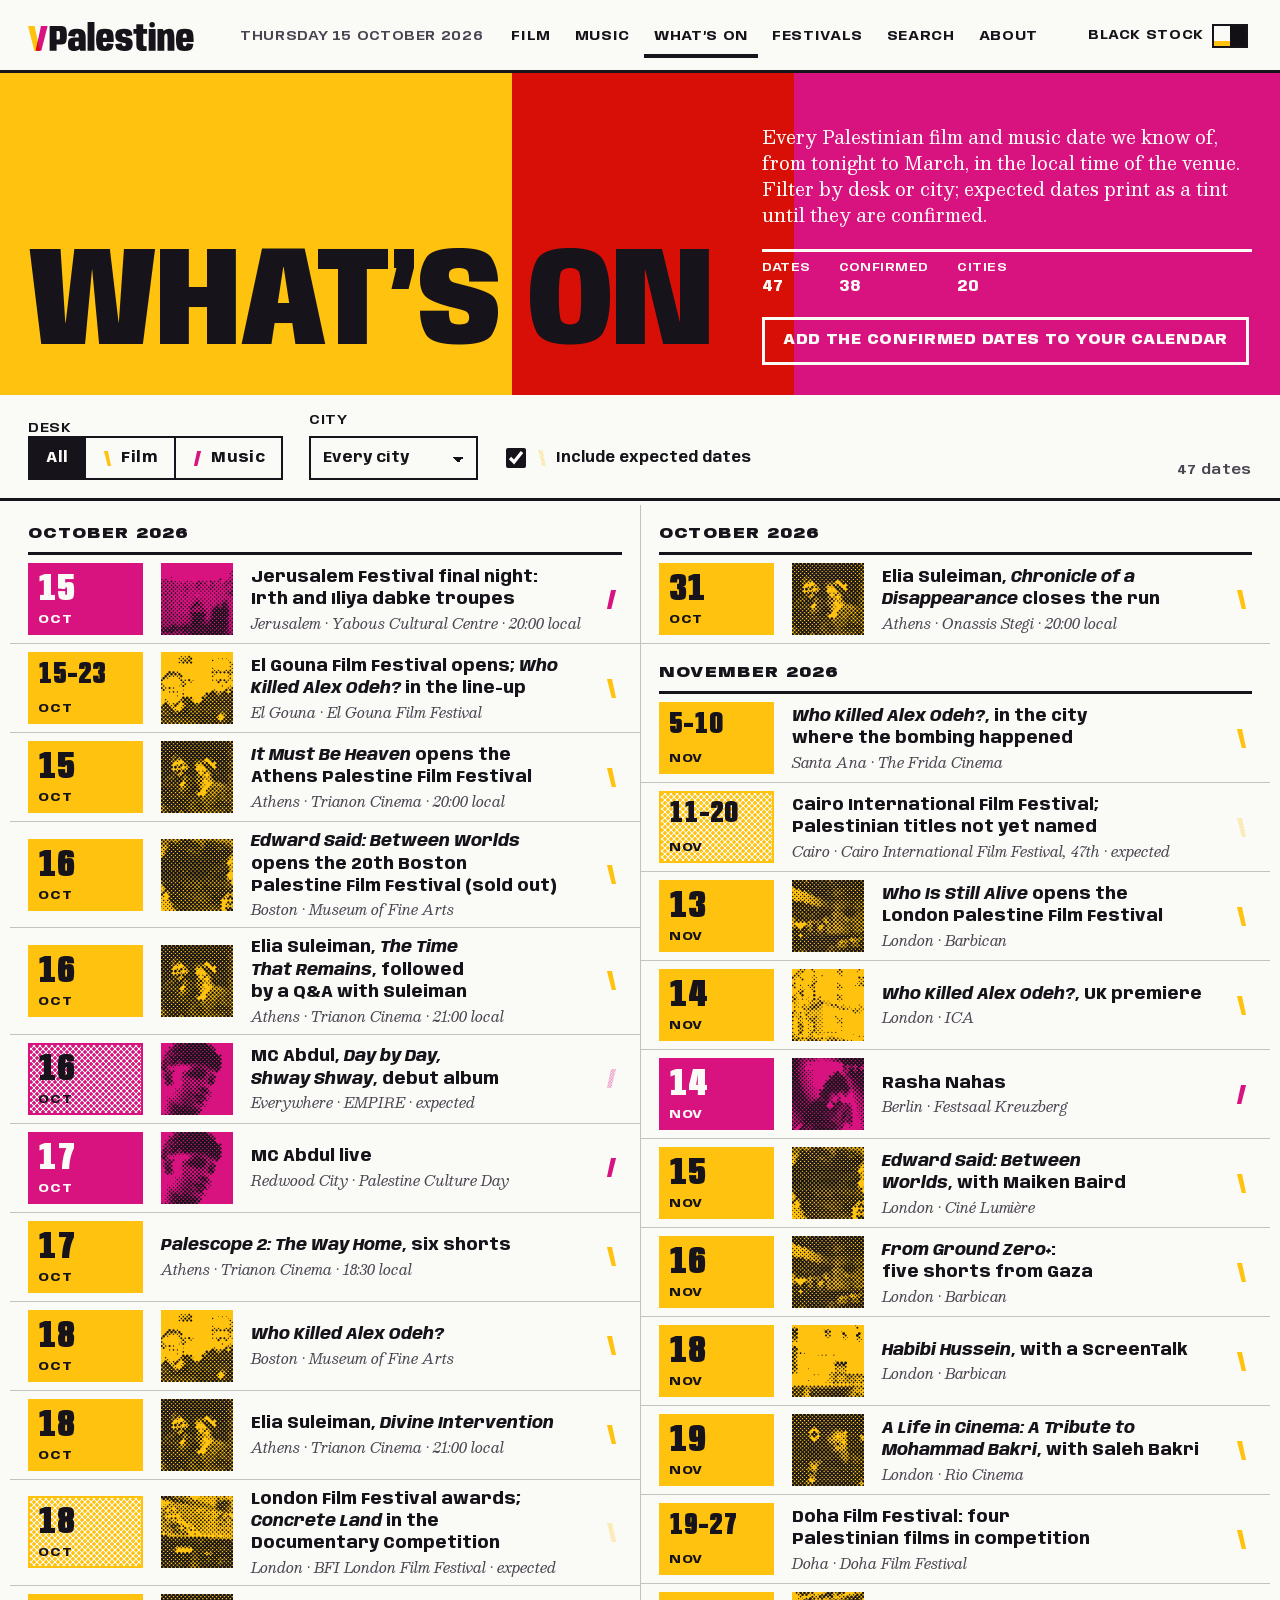
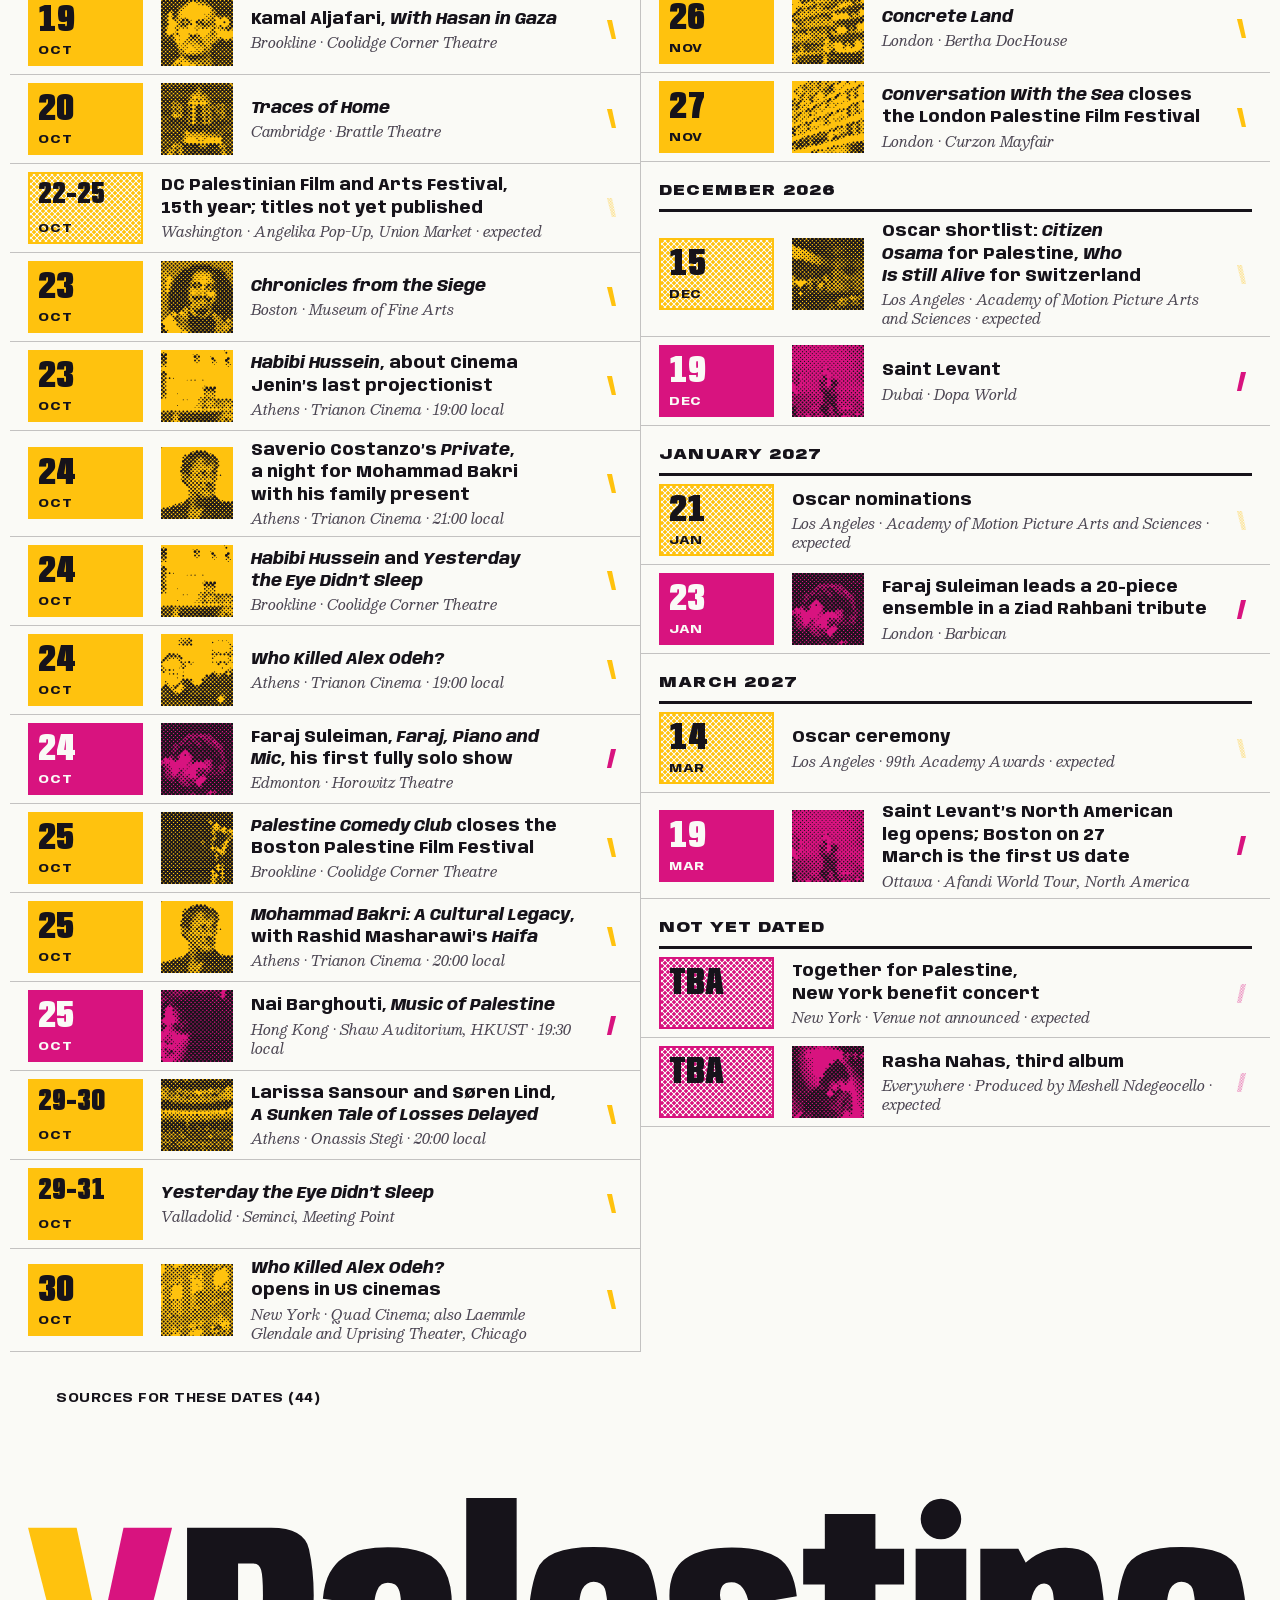
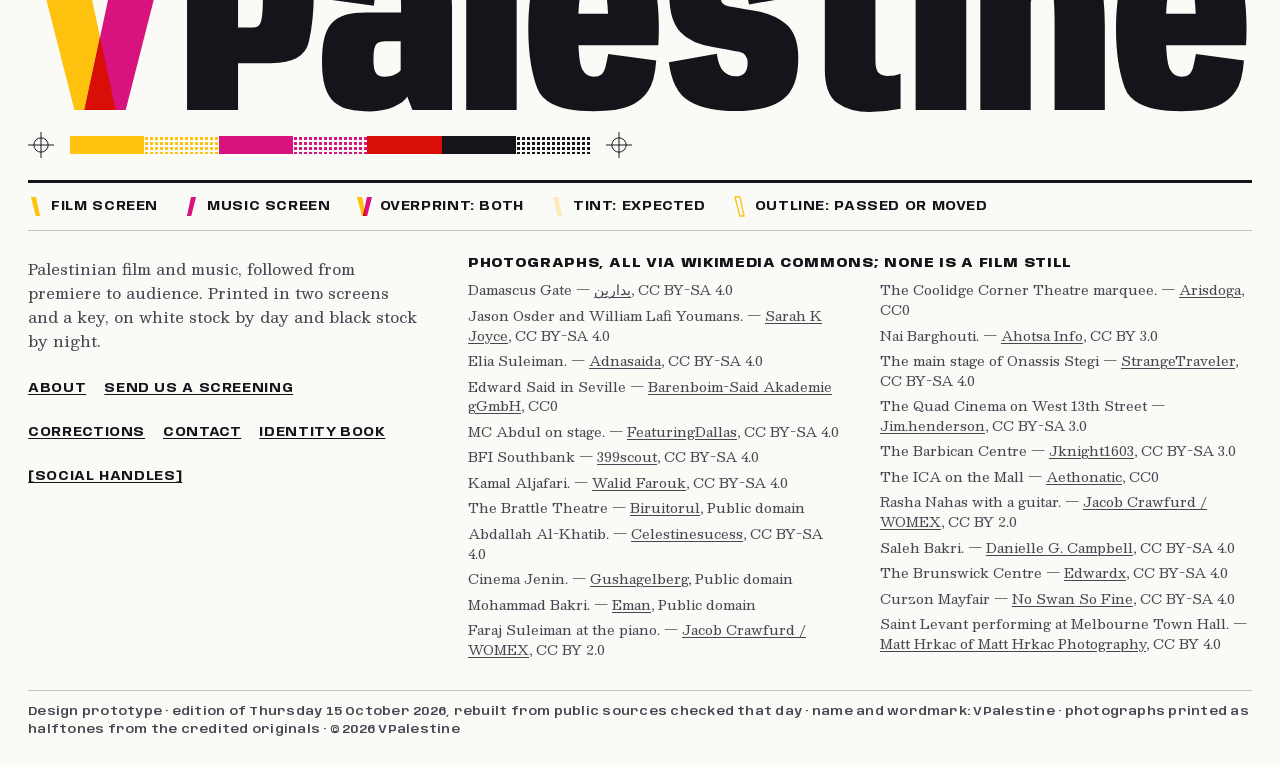
<file: calendar.html>
<!doctype html>
<html lang="en">
<head>
<meta charset="utf-8">
<meta name="viewport" content="width=device-width, initial-scale=1">
<title>What’s on — VPalestine</title>
<meta name="description" content="Every Palestinian film and music date ahead, in local time, by desk and city.">
<meta name="theme-color" content="#FAFAF6">
<meta property="og:type" content="website">
<meta property="og:site_name" content="VPalestine">
<meta property="og:title" content="What’s on — VPalestine">
<meta property="og:description" content="Every Palestinian film and music date ahead, in local time, by desk and city.">
<meta property="og:image" content="https://taktek-dev.github.io/vpalestine-prototype/assets/og.png">
<meta name="twitter:card" content="summary_large_image">
<link rel="icon" href="favicon.svg?v=20" type="image/svg+xml">
<link rel="preload" href="assets/fonts/anybody-var.woff2?v=1" as="font" type="font/woff2" crossorigin>
<link rel="preload" href="assets/fonts/besley-var.woff2?v=1" as="font" type="font/woff2" crossorigin>
<link rel="stylesheet" href="assets/css/vp.css?v=20">
<link rel="stylesheet" href="assets/css/pages.css?v=20">
<script>(function(){var d=document.documentElement;try{if(localStorage.getItem('vp-stock')==='black')d.dataset.stock='black'}catch(e){}
var seen=false;try{seen=sessionStorage.getItem('vp-pulled')==='1'}catch(e){}
if((location.search.indexOf('pull')>-1||!seen)&&!matchMedia('(prefers-reduced-motion: reduce)').matches&&document.visibilityState!=='hidden'){d.classList.add('pulling');setTimeout(function(){d.classList.remove('pulling')},6000)}})();</script>
</head>
<body id="top">
<!--
THESIS: VPalestine prints Palestinian film and music like its film-week and concert posters: film in one silkscreen ink, music in the other, a third colour where they overprint. Refuses the dark streaming poster-grid and the festival-programme template.
OWN-WORLD: White stock is the light (black stock at night, inks opaque on an underbase). Projector yellow, fuchsia, overprint red, key. Anybody set to each sheet's measure by width, Besley for reading. Photos as 45-degree halftones. Rank by sheet format; state by ink density (solid, tint, outline); the V strokes are the legend.
STORY: Readers see tonight's film and tomorrow's record, plan the week from the handbill, follow festival runs, check dates ahead.
FIRST VIEWPORT: Left 7/12, a yellow one-sheet: halftone Suleiman, three fitted title lines, deck, billing band. Right: fuchsia MC Abdul sleeve overprinting the one-sheet's edge in red. Directly under, the This week handbill as a day-column strip.
FORM: Overprint, grounded candidate 3 of 7, seed 0b2cf4c5.
FINISH: unreviewed and undocumented is unfinished; this build ends with the finish review, the verdict, and DESIGN.md
-->
<a class="skip" href="#main">Skip to the page</a><svg width="0" height="0" style="position:absolute" aria-hidden="true" focusable="false"><defs><pattern id="tint-f" width="110" height="110" patternUnits="userSpaceOnUse"><circle cx="27" cy="27" r="26" fill="var(--film)"/><circle cx="82" cy="82" r="26" fill="var(--film)"/></pattern><pattern id="tint-m" width="110" height="110" patternUnits="userSpaceOnUse"><circle cx="27" cy="27" r="26" fill="var(--music)"/><circle cx="82" cy="82" r="26" fill="var(--music)"/></pattern><pattern id="tint-o" width="110" height="110" patternUnits="userSpaceOnUse"><circle cx="27" cy="27" r="26" fill="var(--over)"/><circle cx="82" cy="82" r="26" fill="var(--over)"/></pattern></defs></svg><div class="marks" aria-hidden="true"><i></i><i></i><i></i><i></i></div><div class="squeegee" aria-hidden="true"></div><header class="mast"><a class="mark" href="./home.html"><svg viewBox="0 -220 9063 1570" role="img" aria-label="VPalestine, home"><path class="f" d="M0.0 0.0L360.0 0.0L649.2 1350.0L343.5 1350.0Z"/><path class="m" d="M707.0 0.0L1067.0 0.0L723.5 1350.0L417.8 1350.0Z"/><path class="o" d="M533.5 810.0L649.2 1350.0L417.8 1350.0Z"/><g class="w"><path transform="translate(1137 1350) scale(1 -1)" d="M40.872472789138556 0.0H418.6870838999748V346.0653406791389H663.1478675603867Q907.6145270727575 346.0653406791389 943.3359496425837 506.2498502526432Q979.05737221241 666.4343598261476 979.05737221241 850.2591231539845Q979.05737221241 1032.180932380259 944.0916869472712 1191.0904661901295Q909.1260016821325 1350.0 663.1478675603867 1350.0H40.872472789138556ZM418.6870838999748 611.4152366258204V1084.6501040533185H533.0216710343957Q575.2065082378685 1084.6501040533185 589.0512640122324 1037.6693802587688Q602.8960197865963 990.6886564642191 602.8960197865963 849.2678052866759Q602.8960197865963 706.393810916692 589.8070013169199 658.9045237712562Q576.7179828472435 611.4152366258204 533.0216710343957 611.4152366258204ZM1396.9759109020233 -10.430395152419806Q1446.3371845073998 -10.430395152419806 1491.351659733802 -0.8061260934919119Q1536.3661349602044 8.818142965435982 1572.9924976434559 24.75077431462705Q1609.6188603267074 40.68340566381812 1635.436639867723 59.77705954760313Q1661.2544194087386 78.87071343138814 1671.5924309194088 99.34230790659785L1710.1843377761543 0.0H2003.5082371346653V757.9716009907424Q2003.5082371346653 934.7974900901318 1950.694851236418 1031.5084442421794Q1897.8814653381705 1128.219398394227 1792.7007393520325 1167.0112431496382Q1687.5200133658946 1205.8030879050493 1527.5993469804525 1205.8030879050493Q1429.8090711273253 1205.8030879050493 1346.5483389552683 1188.4870596583933Q1263.2876067832112 1171.1710314117372 1200.2155973874032 1129.939749887213Q1137.1435879915953 1088.708468362689 1096.973026432097 1013.9805184099823Q1056.8024648725986 939.2525684572756 1046.7040048539639 824.3802020959556L1424.2082557491958 772.58149876073Q1431.7442417219281 844.730436630547 1446.9119554273784 881.4128036331385Q1462.0796691328287 918.09517063573 1483.0830964036286 930.4159653726965Q1504.0865236744285 942.736760109663 1527.9038266055286 942.736760109663Q1559.894846495241 942.736760109663 1581.5351577848196 928.6911115609109Q1603.1754690743983 914.6454630121589 1614.5297010615468 876.8347753416747Q1625.8839330486953 839.0240876711905 1625.8839330486953 765.7310820631683V722.3884507268667H1365.4000836722553Q1278.690626066178 722.3884507268667 1216.59436846897 704.5473865699023Q1154.498110871762 686.7063224129379 1115.32662021555 645.5959345847368Q1076.155129559338 604.4855467565358 1058.1800131779164 535.0575316790491Q1040.2048967964947 465.6295166015625 1040.2048967964947 360.8956172019243Q1040.2048967964947 246.23455632850528 1061.934267802164 173.15076110325754Q1083.6636388078332 100.0669658780098 1128.9270982444286 59.82939921319485Q1174.190557681024 19.591832548379898 1240.3805060200393 4.580718697980046Q1306.5704543590546 -10.430395152419806 1396.9759109020233 -10.430395152419806ZM1500.381991069764 245.7091518379748Q1482.3783749453723 245.7091518379748 1467.5392053686082 250.85227323509753Q1452.7000357918441 255.99539463222027 1442.0641320105642 269.40774844400585Q1431.4282282292843 282.8201022557914 1426.3330176528543 308.5928629171103Q1421.2378070764244 334.3656235784292 1421.2378070764244 378.13637671619654Q1421.2378070764244 422.7615610063076 1426.9714517276734 449.2929702308029Q1432.7050963789225 475.8243794552982 1443.2159330807626 487.9974935874343Q1453.7267697826028 500.1706077195704 1470.0804956518114 504.35157695785165Q1486.43422152102 508.5325461961329 1506.7229069061577 508.5325461961329H1622.953367471695V294.37175719439983Q1613.8142447657883 280.9603174291551 1594.0860947594047 269.25133732147515Q1574.357944753021 257.5423572137952 1549.8102364763618 251.625754525885Q1525.2625281997025 245.7091518379748 1500.381991069764 245.7091518379748ZM2108.486451379955 0.0H2482.0765020623803V1570.0H2108.486451379955ZM3054.5884446799755 -9.593090701848269V246.85093591362238Q2998.094798501581 246.85093591362238 2968.512775786221 300.4409730806947Q2937.3707555122674 351.54670837149024 2937.3707555122674 599.4950694255531Q2937.3707555122674 839.6076580733061 2967.776399899274 893.6569497101009Q2998.209217019379 949.2177159562707 3052.4562678933144 949.2177159562707Q3109.833019066602 949.2177159562707 3135.6685219705105 898.560342554003Q3152.022191543132 855.5737932808697 3158.877500180155 713.2166108079255H2906.1119918115437V480.13037346303463H3531.434116870165Q3535.201986897737 535.7197537012398 3535.201986897737 599.547475039959Q3535.201986897737 861.4693441167474 3476.3217299319804 1034.8647805824876Q3414.3971735313535 1207.2602170482278 3052.0376156680286 1207.2602170482278Q2695.922808188945 1207.2602170482278 2632.891061965376 1036.3394751697779Q2568.3264909163117 865.418733291328 2568.3264909163117 600.9521985687315Q2568.3264909163117 338.95838848128915 2633.181612893939 163.90265011042356Q2694.992435436696 -9.593090701848269 3054.5884446799755 -9.593090701848269ZM3054.5884446799755 246.85093591362238V-9.593090701848269Q3229.842917665839 -9.593090701848269 3318.2726346738636 28.84991692006588Q3405.750874631107 66.34144749119878 3455.3290830664337 140.49202181398869Q3504.8315958194435 212.15829426050186 3515.9300558380783 367.02714831382036L3160.1684898510575 415.057981621474Q3149.4886820577085 357.22463177517056 3139.4472736753523 316.1353252530098Q3127.8730404675007 276.557493340224 3107.5837653540075 261.6663667857647Q3088.778792116791 246.85093591362238 3054.5884446799755 246.85093591362238ZM4101.88112828508 -8.337134025990963Q4338.097772747278 -8.337134025990963 4453.003186091781 76.8846078813076Q4567.908599436283 162.10634978860617 4567.908599436283 384.8665456213057Q4567.908599436283 558.551305796951 4476.941154759377 636.7068599369377Q4385.973710082471 714.8624140769243 4233.603555444628 736.5413069352508Q4109.722224857658 758.8299784548581 4048.870115827769 768.8341037798673Q3988.01800679788 778.8382291048765 3988.01800679788 848.8034650199115Q3988.01800679788 894.7748171314597 4006.7748958282173 920.3733112215996Q4025.5317848585546 945.9718053117394 4073.3314515911043 945.9718053117394Q4125.180420864373 945.9718053117394 4158.244148500264 901.8810224495828Q4191.307876136154 857.7902395874262 4202.8249883800745 781.5642668157816L4557.025679323822 842.268839482218Q4533.7863047719 1055.1523033380508 4415.339015562087 1128.9933937452734Q4296.891726352274 1202.8344841524959 4075.843364942819 1202.8344841524959Q3848.975314658135 1202.8344841524959 3731.196422036737 1119.4133355300874Q3613.4175294153392 1035.9921869076788 3613.4175294153392 845.7206886671484Q3613.4175294153392 663.9598146900535 3694.0518442094326 577.7647408787161Q3774.686159003526 491.56966706737876 3936.0665923170745 466.7707790918648Q4065.970970015973 443.5849759876728 4129.430219922215 430.593905845657Q4192.889469828457 417.6028357036412 4192.889469828457 349.3193769417703Q4192.889469828457 299.6578985415399 4170.4539928194135 274.30104779079556Q4148.01851581037 248.94419704005122 4103.74604421109 248.94419704005122Q4044.8653879724443 248.94419704005122 4010.3682799134403 289.63034911081195Q3975.8711718544364 330.3165011815727 3964.354059610516 415.64287619292736L3609.6205438412726 354.1009990759194Q3635.3718317449093 141.32742386311293 3758.613193789497 66.49514491856098Q3881.8545558340847 -8.337134025990963 4101.88112828508 -8.337134025990963ZM5095.349057447165 -15.061864878982306Q5214.628976762295 -15.061864878982306 5325.712668642402 8.2059326171875V267.4663522094488Q5284.222324285656 251.2014118693769 5231.832770779729 251.2014118693769Q5188.542287643999 251.2014118693769 5163.94357874617 272.89429742097855Q5139.344869848341 294.5871829725802 5139.344869848341 369.4741500094533V928.44736944139H5351.658363588154V1193.7972653880715H5139.344869848341V1450.8921865522861H4764.689169514924V1193.7972653880715H4604.248878967017V928.44736944139H4764.689169514924V298.7272070981562Q4764.689169514924 117.83180275186896 4857.263674123213 51.38496893644333Q4949.838178731501 -15.061864878982306 5095.349057447165 -15.061864878982306ZM5437.22069459036 0.0H5812.295047149062V1193.8399658203125H5437.22069459036ZM5916.359891012311 0.0H6289.531289469451V1022.552251316607L6198.037223745137 1193.7972653880715H5916.359891012311ZM6466.544713515788 0.0H6838.650462321937V612.5995636321604Q6838.650462321937 839.2732189632952 6798.745305798948 1020.5965519901365Q6758.8401492759585 1201.9198850169778 6547.138627074659 1201.9198850169778Q6350.491714861244 1201.9198850169778 6225.352161355317 1063.8536570128053Q6100.212607849389 925.7874290086329 6100.212607849389 738.7523068971932L6283.251506090164 697.7268019020557Q6283.251506090164 815.7768354378641 6311.938825946301 876.1734122540802Q6340.626145802438 936.5699890702963 6388.318474687636 936.5699890702963Q6432.588416706771 936.5699890702963 6449.5665651112795 884.6198904663324Q6466.544713515788 832.6697918623686 6466.544713515788 623.9937443137169ZM7407.5884446799755 -9.593090701848269V246.85093591362238Q7351.094798501581 246.85093591362238 7321.512775786221 300.4409730806947Q7290.370755512267 351.54670837149024 7290.370755512267 599.4950694255531Q7290.370755512267 839.6076580733061 7320.776399899274 893.6569497101009Q7351.209217019379 949.2177159562707 7405.456267893314 949.2177159562707Q7462.833019066602 949.2177159562707 7488.6685219705105 898.560342554003Q7505.022191543132 855.5737932808697 7511.877500180155 713.2166108079255H7259.111991811544V480.13037346303463H7884.434116870165Q7888.201986897737 535.7197537012398 7888.201986897737 599.547475039959Q7888.201986897737 861.4693441167474 7829.32172993198 1034.8647805824876Q7767.3971735313535 1207.2602170482278 7405.037615668029 1207.2602170482278Q7048.922808188945 1207.2602170482278 6985.891061965376 1036.3394751697779Q6921.326490916312 865.418733291328 6921.326490916312 600.9521985687315Q6921.326490916312 338.95838848128915 6986.181612893939 163.90265011042356Q7047.992435436696 -9.593090701848269 7407.5884446799755 -9.593090701848269ZM7407.5884446799755 246.85093591362238V-9.593090701848269Q7582.842917665839 -9.593090701848269 7671.272634673864 28.84991692006588Q7758.750874631107 66.34144749119878 7808.329083066434 140.49202181398869Q7857.8315958194435 212.15829426050186 7868.930055838078 367.02714831382036L7513.1684898510575 415.057981621474Q7502.4886820577085 357.22463177517056 7492.447273675352 316.1353252530098Q7480.873040467501 276.557493340224 7460.5837653540075 261.6663667857647Q7441.778792116791 246.85093591362238 7407.5884446799755 246.85093591362238ZM5774.8 1414.2A150 150 0 1 0 5474.8 1414.2A150 150 0 1 0 5774.8 1414.2Z"/></g></svg></a><div class="mid"><p class="dateline"><time datetime="2026-10-15">Thursday 15 October 2026</time></p><nav aria-label="Sections"><ul><li><a href="film.html">Film</a></li><li><a href="music.html">Music</a></li><li><a href="calendar.html" aria-current="page">What’s on</a></li><li><a href="festival.html">Festivals</a></li><li><a href="search.html">Search</a></li><li><a href="about.html">About</a></li></ul></nav></div><button class="stock" type="button" aria-pressed="false"><span class="lbl">Black stock</span><span class="sw" aria-hidden="true"><i></i><i></i></span></button></header><main id="main"><header class="ph ink ink-over p-film two"><div class="ph-t p-key"><h1 class="lines " data-fit><a class="stretch" href="#main"><span class="vh">What’s on</span><span aria-hidden="true"><span class="ln">What’s on</span></span></a></h1></div><div class="ph-d p-key"><p class="deck">Every Palestinian film and music date we know of, from tonight to March, in the local time of the venue. Filter by desk or city; expected dates print as a tint until they are confirmed.</p><dl class="band"><div><dt>Dates</dt><dd>47</dd></div><div><dt>Confirmed</dt><dd>38</dd></div><div><dt>Cities</dt><dd>20</dd></div></dl><a class="btn ghost" href="assets/vpalestine-dates.ics" download>Add the confirmed dates to your calendar</a></div></header><section class="sec first cal" aria-label="Dates"><form class="filters" aria-label="Filter the dates" onsubmit="return false"><fieldset><legend class="label">Desk</legend><div class="chips"><button type="button" class="chip" data-desk="all" aria-pressed="true">All</button><button type="button" class="chip" data-desk="film" aria-pressed="false"><svg class="vk" viewBox="0 0 650 1350" preserveAspectRatio="xMidYMid meet" aria-hidden="true"><path class="f" d="M0.0 0.0L360.0 0.0L649.2 1350.0L343.5 1350.0Z"/></svg> Film</button><button type="button" class="chip" data-desk="music" aria-pressed="false"><svg class="vk" viewBox="417 0 650 1350" preserveAspectRatio="xMidYMid meet" aria-hidden="true"><path class="m" d="M707.0 0.0L1067.0 0.0L723.5 1350.0L417.8 1350.0Z"/></svg> Music</button></div></fieldset><label class="sel"><span class="label">City</span><select id="city"><option value="">Every city</option><option>Athens</option><option>Berlin</option><option>Boston</option><option>Brookline</option><option>Cairo</option><option>Cambridge</option><option>Doha</option><option>Dubai</option><option>Edmonton</option><option>El Gouna</option><option>Hong Kong</option><option>Jerusalem</option><option>London</option><option>Los Angeles</option><option>New York</option><option>Ottawa</option><option>Redwood City</option><option>Santa Ana</option><option>Valladolid</option><option>Washington</option></select></label><label class="tog"><input type="checkbox" id="due" checked> <span><svg class="vk due" viewBox="0 0 650 1350" preserveAspectRatio="xMidYMid meet" aria-hidden="true"><path class="f" d="M0.0 0.0L360.0 0.0L649.2 1350.0L343.5 1350.0Z"/></svg> Include expected dates</span></label><p class="count" id="count" aria-live="polite"></p></form><div class="tour-cols"><ol class="tour"><li class="year" role="presentation">October 2026</li><li class="row ink-music has-th" data-desk="music" data-city="Jerusalem" data-state="on"><p class="dt"><b>15</b><small>Oct</small></p><figure class="plate ink-music th" data-fx="0.52" data-fy="0.4" data-zoom="2.0" data-lpi="26"><img src="assets/img/photo/damascus-gate.webp?v=20" width="1200" height="900" alt="Damascus Gate, Jerusalem" loading="lazy" decoding="async"></figure><div class="wh"><p class="what"><a href="music.html#jerusalem">Jerusalem Festival final night: Irth and Iliya dabke troupes</a></p><p class="where">Jerusalem · Yabous Cultural Centre · 20:00 local</p></div><svg class="vk" viewBox="417 0 650 1350" preserveAspectRatio="xMidYMid meet" role="img" aria-label="Music, confirmed"><path class="m" d="M707.0 0.0L1067.0 0.0L723.5 1350.0L417.8 1350.0Z"/></svg></li><li class="row ink-film has-th" data-desk="film" data-city="El Gouna" data-state="on"><p class="dt"><b class=rng>15–23</b><small>Oct</small></p><figure class="plate ink-film th" data-fx="0.5" data-fy="0.3" data-zoom="1.6" data-lpi="26"><img src="assets/img/photo/odeh-directors.webp?v=20" width="800" height="1200" alt="Jason Osder and William Lafi Youmans" loading="lazy" decoding="async"></figure><div class="wh"><p class="what"><a href="film.html#el-gouna">El Gouna Film Festival opens; <em>Who Killed Alex Odeh?</em> in the line-up</a></p><p class="where">El Gouna · El Gouna Film Festival</p></div><svg class="vk" viewBox="0 0 650 1350" preserveAspectRatio="xMidYMid meet" role="img" aria-label="Film, confirmed"><path class="f" d="M0.0 0.0L360.0 0.0L649.2 1350.0L343.5 1350.0Z"/></svg></li><li class="row ink-film has-th" data-desk="film" data-city="Athens" data-state="on"><p class="dt"><b>15</b><small>Oct</small></p><figure class="plate ink-film th" data-fx="0.5" data-fy="0.3" data-zoom="1.6" data-lpi="26"><img src="assets/img/photo/suleiman.webp?v=20" width="1200" height="798" alt="Elia Suleiman" loading="lazy" decoding="async"></figure><div class="wh"><p class="what"><a href="article.html"><em>It Must Be Heaven</em> opens the Athens Palestine Film Festival</a></p><p class="where">Athens · Trianon Cinema · 20:00 local</p></div><svg class="vk" viewBox="0 0 650 1350" preserveAspectRatio="xMidYMid meet" role="img" aria-label="Film, confirmed"><path class="f" d="M0.0 0.0L360.0 0.0L649.2 1350.0L343.5 1350.0Z"/></svg></li><li class="row ink-film has-th" data-desk="film" data-city="Boston" data-state="on"><p class="dt"><b>16</b><small>Oct</small></p><figure class="plate ink-film th" data-fx="0.5" data-fy="0.3" data-zoom="1.6" data-lpi="26"><img src="assets/img/photo/said.webp?v=20" width="559" height="745" alt="Edward Said in Seville, 2002" loading="lazy" decoding="async"></figure><div class="wh"><p class="what"><a href="festival.html"><em>Edward Said: Between Worlds</em> opens the 20th Boston Palestine Film Festival (sold out)</a></p><p class="where">Boston · Museum of Fine Arts</p></div><svg class="vk" viewBox="0 0 650 1350" preserveAspectRatio="xMidYMid meet" role="img" aria-label="Film, confirmed"><path class="f" d="M0.0 0.0L360.0 0.0L649.2 1350.0L343.5 1350.0Z"/></svg></li><li class="row ink-film has-th" data-desk="film" data-city="Athens" data-state="on"><p class="dt"><b>16</b><small>Oct</small></p><figure class="plate ink-film th" data-fx="0.5" data-fy="0.3" data-zoom="1.6" data-lpi="26"><img src="assets/img/photo/suleiman.webp?v=20" width="1200" height="798" alt="Elia Suleiman" loading="lazy" decoding="async"></figure><div class="wh"><p class="what"><a href="article.html">Elia Suleiman, <em>The Time That Remains</em>, followed by a Q&amp;A with Suleiman</a></p><p class="where">Athens · Trianon Cinema · 21:00 local</p></div><svg class="vk" viewBox="0 0 650 1350" preserveAspectRatio="xMidYMid meet" role="img" aria-label="Film, confirmed"><path class="f" d="M0.0 0.0L360.0 0.0L649.2 1350.0L343.5 1350.0Z"/></svg></li><li class="row ink-music due has-th" data-desk="music" data-city="Everywhere" data-state="due"><p class="dt"><b>16</b><small>Oct</small></p><figure class="plate ink-music th" data-fx="0.5" data-fy="0.3" data-zoom="1.6" data-lpi="26"><img src="assets/img/photo/mc-abdul.webp?v=20" width="726" height="1200" alt="MC Abdul on stage" loading="lazy" decoding="async"></figure><div class="wh"><p class="what"><a href="artist.html">MC Abdul, <em>Day by Day, Shway Shway</em>, debut album</a></p><p class="where">Everywhere · EMPIRE · expected</p></div><svg class="vk due" viewBox="417 0 650 1350" preserveAspectRatio="xMidYMid meet" role="img" aria-label="Music, expected"><path class="m" d="M707.0 0.0L1067.0 0.0L723.5 1350.0L417.8 1350.0Z"/></svg></li><li class="row ink-music has-th" data-desk="music" data-city="Redwood City" data-state="on"><p class="dt"><b>17</b><small>Oct</small></p><figure class="plate ink-music th" data-fx="0.5" data-fy="0.3" data-zoom="1.6" data-lpi="26"><img src="assets/img/photo/mc-abdul.webp?v=20" width="726" height="1200" alt="MC Abdul on stage" loading="lazy" decoding="async"></figure><div class="wh"><p class="what"><a href="artist.html">MC Abdul live</a></p><p class="where">Redwood City · Palestine Culture Day</p></div><svg class="vk" viewBox="417 0 650 1350" preserveAspectRatio="xMidYMid meet" role="img" aria-label="Music, confirmed"><path class="m" d="M707.0 0.0L1067.0 0.0L723.5 1350.0L417.8 1350.0Z"/></svg></li><li class="row ink-film" data-desk="film" data-city="Athens" data-state="on"><p class="dt"><b>17</b><small>Oct</small></p><div class="wh"><p class="what"><a href="article.html"><em>Palescope 2: The Way Home</em>, six shorts</a></p><p class="where">Athens · Trianon Cinema · 18:30 local</p></div><svg class="vk" viewBox="0 0 650 1350" preserveAspectRatio="xMidYMid meet" role="img" aria-label="Film, confirmed"><path class="f" d="M0.0 0.0L360.0 0.0L649.2 1350.0L343.5 1350.0Z"/></svg></li><li class="row ink-film has-th" data-desk="film" data-city="Boston" data-state="on"><p class="dt"><b>18</b><small>Oct</small></p><figure class="plate ink-film th" data-fx="0.5" data-fy="0.3" data-zoom="1.6" data-lpi="26"><img src="assets/img/photo/odeh-directors.webp?v=20" width="800" height="1200" alt="Jason Osder and William Lafi Youmans" loading="lazy" decoding="async"></figure><div class="wh"><p class="what"><a href="festival.html"><em>Who Killed Alex Odeh?</em></a></p><p class="where">Boston · Museum of Fine Arts</p></div><svg class="vk" viewBox="0 0 650 1350" preserveAspectRatio="xMidYMid meet" role="img" aria-label="Film, confirmed"><path class="f" d="M0.0 0.0L360.0 0.0L649.2 1350.0L343.5 1350.0Z"/></svg></li><li class="row ink-film has-th" data-desk="film" data-city="Athens" data-state="on"><p class="dt"><b>18</b><small>Oct</small></p><figure class="plate ink-film th" data-fx="0.5" data-fy="0.3" data-zoom="1.6" data-lpi="26"><img src="assets/img/photo/suleiman.webp?v=20" width="1200" height="798" alt="Elia Suleiman" loading="lazy" decoding="async"></figure><div class="wh"><p class="what"><a href="article.html">Elia Suleiman, <em>Divine Intervention</em></a></p><p class="where">Athens · Trianon Cinema · 21:00 local</p></div><svg class="vk" viewBox="0 0 650 1350" preserveAspectRatio="xMidYMid meet" role="img" aria-label="Film, confirmed"><path class="f" d="M0.0 0.0L360.0 0.0L649.2 1350.0L343.5 1350.0Z"/></svg></li><li class="row ink-film due has-th" data-desk="film" data-city="London" data-state="due"><p class="dt"><b>18</b><small>Oct</small></p><figure class="plate ink-film th" data-fx="0.55" data-fy="0.5" data-zoom="2.0" data-lpi="26"><img src="assets/img/photo/bfi.webp?v=20" width="1200" height="675" alt="BFI Southbank, London" loading="lazy" decoding="async"></figure><div class="wh"><p class="what"><a href="film.html#lff">London Film Festival awards; <em>Concrete Land</em> in the Documentary Competition</a></p><p class="where">London · BFI London Film Festival · expected</p></div><svg class="vk due" viewBox="0 0 650 1350" preserveAspectRatio="xMidYMid meet" role="img" aria-label="Film, expected"><path class="f" d="M0.0 0.0L360.0 0.0L649.2 1350.0L343.5 1350.0Z"/></svg></li><li class="row ink-film has-th" data-desk="film" data-city="Brookline" data-state="on"><p class="dt"><b>19</b><small>Oct</small></p><figure class="plate ink-film th" data-fx="0.5" data-fy="0.3" data-zoom="1.6" data-lpi="26"><img src="assets/img/photo/aljafari.webp?v=20" width="960" height="1200" alt="Kamal Aljafari" loading="lazy" decoding="async"></figure><div class="wh"><p class="what"><a href="festival.html">Kamal Aljafari, <em>With Hasan in Gaza</em></a></p><p class="where">Brookline · Coolidge Corner Theatre</p></div><svg class="vk" viewBox="0 0 650 1350" preserveAspectRatio="xMidYMid meet" role="img" aria-label="Film, confirmed"><path class="f" d="M0.0 0.0L360.0 0.0L649.2 1350.0L343.5 1350.0Z"/></svg></li><li class="row ink-film has-th" data-desk="film" data-city="Cambridge" data-state="on"><p class="dt"><b>20</b><small>Oct</small></p><figure class="plate ink-film th" data-fx="0.5" data-fy="0.45" data-zoom="2.0" data-lpi="26"><img src="assets/img/photo/brattle.webp?v=20" width="1200" height="839" alt="The Brattle Theatre, Cambridge" loading="lazy" decoding="async"></figure><div class="wh"><p class="what"><a href="festival.html"><em>Traces of Home</em></a></p><p class="where">Cambridge · Brattle Theatre</p></div><svg class="vk" viewBox="0 0 650 1350" preserveAspectRatio="xMidYMid meet" role="img" aria-label="Film, confirmed"><path class="f" d="M0.0 0.0L360.0 0.0L649.2 1350.0L343.5 1350.0Z"/></svg></li><li class="row ink-film due" data-desk="film" data-city="Washington" data-state="due"><p class="dt"><b class=rng>22–25</b><small>Oct</small></p><div class="wh"><p class="what"><a href="film.html#dc">DC Palestinian Film and Arts Festival, 15th year; titles not yet published</a></p><p class="where">Washington · Angelika Pop-Up, Union Market · expected</p></div><svg class="vk due" viewBox="0 0 650 1350" preserveAspectRatio="xMidYMid meet" role="img" aria-label="Film, expected"><path class="f" d="M0.0 0.0L360.0 0.0L649.2 1350.0L343.5 1350.0Z"/></svg></li><li class="row ink-film has-th" data-desk="film" data-city="Boston" data-state="on"><p class="dt"><b>23</b><small>Oct</small></p><figure class="plate ink-film th" data-fx="0.5" data-fy="0.3" data-zoom="1.6" data-lpi="26"><img src="assets/img/photo/alkhatib.webp?v=20" width="1164" height="1200" alt="Abdallah Al-Khatib" loading="lazy" decoding="async"></figure><div class="wh"><p class="what"><a href="festival.html"><em>Chronicles from the Siege</em></a></p><p class="where">Boston · Museum of Fine Arts</p></div><svg class="vk" viewBox="0 0 650 1350" preserveAspectRatio="xMidYMid meet" role="img" aria-label="Film, confirmed"><path class="f" d="M0.0 0.0L360.0 0.0L649.2 1350.0L343.5 1350.0Z"/></svg></li><li class="row ink-film has-th" data-desk="film" data-city="Athens" data-state="on"><p class="dt"><b>23</b><small>Oct</small></p><figure class="plate ink-film th" data-fx="0.5" data-fy="0.5" data-zoom="1.6" data-lpi="26"><img src="assets/img/photo/cinema-jenin.webp?v=20" width="500" height="288" alt="Cinema Jenin" loading="lazy" decoding="async"></figure><div class="wh"><p class="what"><a href="film.html#reissue"><em>Habibi Hussein</em>, about Cinema Jenin’s last projectionist</a></p><p class="where">Athens · Trianon Cinema · 19:00 local</p></div><svg class="vk" viewBox="0 0 650 1350" preserveAspectRatio="xMidYMid meet" role="img" aria-label="Film, confirmed"><path class="f" d="M0.0 0.0L360.0 0.0L649.2 1350.0L343.5 1350.0Z"/></svg></li><li class="row ink-film has-th" data-desk="film" data-city="Athens" data-state="on"><p class="dt"><b>24</b><small>Oct</small></p><figure class="plate ink-film th" data-fx="0.5" data-fy="0.3" data-zoom="1.6" data-lpi="26"><img src="assets/img/photo/bakri.webp?v=20" width="960" height="1200" alt="Mohammad Bakri" loading="lazy" decoding="async"></figure><div class="wh"><p class="what"><a href="film.html#reissue">Saverio Costanzo’s <em>Private</em>, a night for Mohammad Bakri with his family present</a></p><p class="where">Athens · Trianon Cinema · 21:00 local</p></div><svg class="vk" viewBox="0 0 650 1350" preserveAspectRatio="xMidYMid meet" role="img" aria-label="Film, confirmed"><path class="f" d="M0.0 0.0L360.0 0.0L649.2 1350.0L343.5 1350.0Z"/></svg></li><li class="row ink-film has-th" data-desk="film" data-city="Brookline" data-state="on"><p class="dt"><b>24</b><small>Oct</small></p><figure class="plate ink-film th" data-fx="0.5" data-fy="0.5" data-zoom="1.6" data-lpi="26"><img src="assets/img/photo/cinema-jenin.webp?v=20" width="500" height="288" alt="Cinema Jenin" loading="lazy" decoding="async"></figure><div class="wh"><p class="what"><a href="festival.html"><em>Habibi Hussein</em> and <em>Yesterday the Eye Didn’t Sleep</em></a></p><p class="where">Brookline · Coolidge Corner Theatre</p></div><svg class="vk" viewBox="0 0 650 1350" preserveAspectRatio="xMidYMid meet" role="img" aria-label="Film, confirmed"><path class="f" d="M0.0 0.0L360.0 0.0L649.2 1350.0L343.5 1350.0Z"/></svg></li><li class="row ink-film has-th" data-desk="film" data-city="Athens" data-state="on"><p class="dt"><b>24</b><small>Oct</small></p><figure class="plate ink-film th" data-fx="0.5" data-fy="0.3" data-zoom="1.6" data-lpi="26"><img src="assets/img/photo/odeh-directors.webp?v=20" width="800" height="1200" alt="Jason Osder and William Lafi Youmans" loading="lazy" decoding="async"></figure><div class="wh"><p class="what"><a href="film.html#el-gouna"><em>Who Killed Alex Odeh?</em></a></p><p class="where">Athens · Trianon Cinema · 19:00 local</p></div><svg class="vk" viewBox="0 0 650 1350" preserveAspectRatio="xMidYMid meet" role="img" aria-label="Film, confirmed"><path class="f" d="M0.0 0.0L360.0 0.0L649.2 1350.0L343.5 1350.0Z"/></svg></li><li class="row ink-music has-th" data-desk="music" data-city="Edmonton" data-state="on"><p class="dt"><b>24</b><small>Oct</small></p><figure class="plate ink-music th" data-fx="0.5" data-fy="0.3" data-zoom="1.6" data-lpi="26"><img src="assets/img/photo/faraj.webp?v=20" width="1024" height="683" alt="Faraj Suleiman at the piano" loading="lazy" decoding="async"></figure><div class="wh"><p class="what"><a href="music.html#faraj">Faraj Suleiman, <em>Faraj, Piano and Mic</em>, his first fully solo show</a></p><p class="where">Edmonton · Horowitz Theatre</p></div><svg class="vk" viewBox="417 0 650 1350" preserveAspectRatio="xMidYMid meet" role="img" aria-label="Music, confirmed"><path class="m" d="M707.0 0.0L1067.0 0.0L723.5 1350.0L417.8 1350.0Z"/></svg></li><li class="row ink-film has-th" data-desk="film" data-city="Brookline" data-state="on"><p class="dt"><b>25</b><small>Oct</small></p><figure class="plate ink-film th" data-fx="0.45" data-fy="0.3" data-zoom="2.0" data-lpi="26"><img src="assets/img/photo/coolidge.webp?v=20" width="795" height="1200" alt="The Coolidge Corner Theatre marquee" loading="lazy" decoding="async"></figure><div class="wh"><p class="what"><a href="festival.html"><em>Palestine Comedy Club</em> closes the Boston Palestine Film Festival</a></p><p class="where">Brookline · Coolidge Corner Theatre</p></div><svg class="vk" viewBox="0 0 650 1350" preserveAspectRatio="xMidYMid meet" role="img" aria-label="Film, confirmed"><path class="f" d="M0.0 0.0L360.0 0.0L649.2 1350.0L343.5 1350.0Z"/></svg></li><li class="row ink-film has-th" data-desk="film" data-city="Athens" data-state="on"><p class="dt"><b>25</b><small>Oct</small></p><figure class="plate ink-film th" data-fx="0.5" data-fy="0.3" data-zoom="1.6" data-lpi="26"><img src="assets/img/photo/bakri.webp?v=20" width="960" height="1200" alt="Mohammad Bakri" loading="lazy" decoding="async"></figure><div class="wh"><p class="what"><a href="film.html#reissue"><em>Mohammad Bakri: A Cultural Legacy</em>, with Rashid Masharawi’s <em>Haifa</em></a></p><p class="where">Athens · Trianon Cinema · 20:00 local</p></div><svg class="vk" viewBox="0 0 650 1350" preserveAspectRatio="xMidYMid meet" role="img" aria-label="Film, confirmed"><path class="f" d="M0.0 0.0L360.0 0.0L649.2 1350.0L343.5 1350.0Z"/></svg></li><li class="row ink-music has-th" data-desk="music" data-city="Hong Kong" data-state="on"><p class="dt"><b>25</b><small>Oct</small></p><figure class="plate ink-music th" data-fx="0.5" data-fy="0.3" data-zoom="1.6" data-lpi="26"><img src="assets/img/photo/nai.webp?v=20" width="574" height="606" alt="Nai Barghouti" loading="lazy" decoding="async"></figure><div class="wh"><p class="what"><a href="music.html#nai">Nai Barghouti, <em>Music of Palestine</em></a></p><p class="where">Hong Kong · Shaw Auditorium, HKUST · 19:30 local</p></div><svg class="vk" viewBox="417 0 650 1350" preserveAspectRatio="xMidYMid meet" role="img" aria-label="Music, confirmed"><path class="m" d="M707.0 0.0L1067.0 0.0L723.5 1350.0L417.8 1350.0Z"/></svg></li><li class="row ink-film has-th" data-desk="film" data-city="Athens" data-state="on"><p class="dt"><b class=rng>29–30</b><small>Oct</small></p><figure class="plate ink-film th" data-fx="0.5" data-fy="0.5" data-zoom="2.0" data-lpi="26"><img src="assets/img/photo/onassis.webp?v=20" width="1200" height="797" alt="The main stage of Onassis Stegi, Athens" loading="lazy" decoding="async"></figure><div class="wh"><p class="what"><a href="article.html">Larissa Sansour and Søren Lind, <em>A Sunken Tale of Losses Delayed</em></a></p><p class="where">Athens · Onassis Stegi · 20:00 local</p></div><svg class="vk" viewBox="0 0 650 1350" preserveAspectRatio="xMidYMid meet" role="img" aria-label="Film, confirmed"><path class="f" d="M0.0 0.0L360.0 0.0L649.2 1350.0L343.5 1350.0Z"/></svg></li><li class="row ink-film" data-desk="film" data-city="Valladolid" data-state="on"><p class="dt"><b class=rng>29–31</b><small>Oct</small></p><div class="wh"><p class="what"><a href="film.html#rome"><em>Yesterday the Eye Didn’t Sleep</em></a></p><p class="where">Valladolid · Seminci, Meeting Point</p></div><svg class="vk" viewBox="0 0 650 1350" preserveAspectRatio="xMidYMid meet" role="img" aria-label="Film, confirmed"><path class="f" d="M0.0 0.0L360.0 0.0L649.2 1350.0L343.5 1350.0Z"/></svg></li><li class="row ink-film has-th" data-desk="film" data-city="New York" data-state="on"><p class="dt"><b>30</b><small>Oct</small></p><figure class="plate ink-film th" data-fx="0.5" data-fy="0.35" data-zoom="2.2" data-lpi="26"><img src="assets/img/photo/quad.webp?v=20" width="675" height="1200" alt="The Quad Cinema on West 13th Street, New York" loading="lazy" decoding="async"></figure><div class="wh"><p class="what"><a href="film.html#el-gouna"><em>Who Killed Alex Odeh?</em> opens in US cinemas</a></p><p class="where">New York · Quad Cinema; also Laemmle Glendale and Uprising Theater, Chicago</p></div><svg class="vk" viewBox="0 0 650 1350" preserveAspectRatio="xMidYMid meet" role="img" aria-label="Film, confirmed"><path class="f" d="M0.0 0.0L360.0 0.0L649.2 1350.0L343.5 1350.0Z"/></svg></li></ol><ol class="tour"><li class="year" role="presentation" aria-hidden="true">October 2026</li><li class="row ink-film has-th" data-desk="film" data-city="Athens" data-state="on"><p class="dt"><b>31</b><small>Oct</small></p><figure class="plate ink-film th" data-fx="0.5" data-fy="0.3" data-zoom="1.6" data-lpi="26"><img src="assets/img/photo/suleiman.webp?v=20" width="1200" height="798" alt="Elia Suleiman" loading="lazy" decoding="async"></figure><div class="wh"><p class="what"><a href="article.html">Elia Suleiman, <em>Chronicle of a Disappearance</em> closes the run</a></p><p class="where">Athens · Onassis Stegi · 20:00 local</p></div><svg class="vk" viewBox="0 0 650 1350" preserveAspectRatio="xMidYMid meet" role="img" aria-label="Film, confirmed"><path class="f" d="M0.0 0.0L360.0 0.0L649.2 1350.0L343.5 1350.0Z"/></svg></li><li class="year" role="presentation">November 2026</li><li class="row ink-film" data-desk="film" data-city="Santa Ana" data-state="on"><p class="dt"><b class=rng>5–10</b><small>Nov</small></p><div class="wh"><p class="what"><a href="film.html#el-gouna"><em>Who Killed Alex Odeh?</em>, in the city where the bombing happened</a></p><p class="where">Santa Ana · The Frida Cinema</p></div><svg class="vk" viewBox="0 0 650 1350" preserveAspectRatio="xMidYMid meet" role="img" aria-label="Film, confirmed"><path class="f" d="M0.0 0.0L360.0 0.0L649.2 1350.0L343.5 1350.0Z"/></svg></li><li class="row ink-film due" data-desk="film" data-city="Cairo" data-state="due"><p class="dt"><b class=rng>11–20</b><small>Nov</small></p><div class="wh"><p class="what"><a href="film.html">Cairo International Film Festival; Palestinian titles not yet named</a></p><p class="where">Cairo · Cairo International Film Festival, 47th · expected</p></div><svg class="vk due" viewBox="0 0 650 1350" preserveAspectRatio="xMidYMid meet" role="img" aria-label="Film, expected"><path class="f" d="M0.0 0.0L360.0 0.0L649.2 1350.0L343.5 1350.0Z"/></svg></li><li class="row ink-film has-th" data-desk="film" data-city="London" data-state="on"><p class="dt"><b>13</b><small>Nov</small></p><figure class="plate ink-film th" data-fx="0.5" data-fy="0.5" data-zoom="2.0" data-lpi="26"><img src="assets/img/photo/barbican-cinema.webp?v=20" width="1200" height="800" alt="The Barbican Centre, London" loading="lazy" decoding="async"></figure><div class="wh"><p class="what"><a href="film.html#oscars"><em>Who Is Still Alive</em> opens the London Palestine Film Festival</a></p><p class="where">London · Barbican</p></div><svg class="vk" viewBox="0 0 650 1350" preserveAspectRatio="xMidYMid meet" role="img" aria-label="Film, confirmed"><path class="f" d="M0.0 0.0L360.0 0.0L649.2 1350.0L343.5 1350.0Z"/></svg></li><li class="row ink-film has-th" data-desk="film" data-city="London" data-state="on"><p class="dt"><b>14</b><small>Nov</small></p><figure class="plate ink-film th" data-fx="0.5" data-fy="0.45" data-zoom="2.0" data-lpi="26"><img src="assets/img/photo/ica2.webp?v=20" width="1200" height="801" alt="The ICA on the Mall, London" loading="lazy" decoding="async"></figure><div class="wh"><p class="what"><a href="film.html#el-gouna"><em>Who Killed Alex Odeh?</em>, UK premiere</a></p><p class="where">London · ICA</p></div><svg class="vk" viewBox="0 0 650 1350" preserveAspectRatio="xMidYMid meet" role="img" aria-label="Film, confirmed"><path class="f" d="M0.0 0.0L360.0 0.0L649.2 1350.0L343.5 1350.0Z"/></svg></li><li class="row ink-music has-th" data-desk="music" data-city="Berlin" data-state="on"><p class="dt"><b>14</b><small>Nov</small></p><figure class="plate ink-music th" data-fx="0.5" data-fy="0.3" data-zoom="1.6" data-lpi="26"><img src="assets/img/photo/rasha-nahas.webp?v=20" width="1024" height="683" alt="Rasha Nahas with a guitar" loading="lazy" decoding="async"></figure><div class="wh"><p class="what"><a href="music.html#rasha-nahas">Rasha Nahas</a></p><p class="where">Berlin · Festsaal Kreuzberg</p></div><svg class="vk" viewBox="417 0 650 1350" preserveAspectRatio="xMidYMid meet" role="img" aria-label="Music, confirmed"><path class="m" d="M707.0 0.0L1067.0 0.0L723.5 1350.0L417.8 1350.0Z"/></svg></li><li class="row ink-film has-th" data-desk="film" data-city="London" data-state="on"><p class="dt"><b>15</b><small>Nov</small></p><figure class="plate ink-film th" data-fx="0.5" data-fy="0.3" data-zoom="1.6" data-lpi="26"><img src="assets/img/photo/said.webp?v=20" width="559" height="745" alt="Edward Said in Seville, 2002" loading="lazy" decoding="async"></figure><div class="wh"><p class="what"><a href="festival.html"><em>Edward Said: Between Worlds</em>, with Maiken Baird</a></p><p class="where">London · Ciné Lumière</p></div><svg class="vk" viewBox="0 0 650 1350" preserveAspectRatio="xMidYMid meet" role="img" aria-label="Film, confirmed"><path class="f" d="M0.0 0.0L360.0 0.0L649.2 1350.0L343.5 1350.0Z"/></svg></li><li class="row ink-film has-th" data-desk="film" data-city="London" data-state="on"><p class="dt"><b>16</b><small>Nov</small></p><figure class="plate ink-film th" data-fx="0.5" data-fy="0.5" data-zoom="2.0" data-lpi="26"><img src="assets/img/photo/barbican-cinema.webp?v=20" width="1200" height="800" alt="The Barbican Centre, London" loading="lazy" decoding="async"></figure><div class="wh"><p class="what"><a href="film.html"><em>From Ground Zero+</em>: five shorts from Gaza</a></p><p class="where">London · Barbican</p></div><svg class="vk" viewBox="0 0 650 1350" preserveAspectRatio="xMidYMid meet" role="img" aria-label="Film, confirmed"><path class="f" d="M0.0 0.0L360.0 0.0L649.2 1350.0L343.5 1350.0Z"/></svg></li><li class="row ink-film has-th" data-desk="film" data-city="London" data-state="on"><p class="dt"><b>18</b><small>Nov</small></p><figure class="plate ink-film th" data-fx="0.5" data-fy="0.5" data-zoom="1.6" data-lpi="26"><img src="assets/img/photo/cinema-jenin.webp?v=20" width="500" height="288" alt="Cinema Jenin" loading="lazy" decoding="async"></figure><div class="wh"><p class="what"><a href="film.html#reissue"><em>Habibi Hussein</em>, with a ScreenTalk</a></p><p class="where">London · Barbican</p></div><svg class="vk" viewBox="0 0 650 1350" preserveAspectRatio="xMidYMid meet" role="img" aria-label="Film, confirmed"><path class="f" d="M0.0 0.0L360.0 0.0L649.2 1350.0L343.5 1350.0Z"/></svg></li><li class="row ink-film has-th" data-desk="film" data-city="London" data-state="on"><p class="dt"><b>19</b><small>Nov</small></p><figure class="plate ink-film th" data-fx="0.5" data-fy="0.3" data-zoom="1.6" data-lpi="26"><img src="assets/img/photo/saleh-bakri.webp?v=20" width="1200" height="802" alt="Saleh Bakri" loading="lazy" decoding="async"></figure><div class="wh"><p class="what"><a href="film.html#reissue"><em>A Life in Cinema: A Tribute to Mohammad Bakri</em>, with Saleh Bakri</a></p><p class="where">London · Rio Cinema</p></div><svg class="vk" viewBox="0 0 650 1350" preserveAspectRatio="xMidYMid meet" role="img" aria-label="Film, confirmed"><path class="f" d="M0.0 0.0L360.0 0.0L649.2 1350.0L343.5 1350.0Z"/></svg></li><li class="row ink-film" data-desk="film" data-city="Doha" data-state="on"><p class="dt"><b class=rng>19–27</b><small>Nov</small></p><div class="wh"><p class="what"><a href="work.html">Doha Film Festival: four Palestinian films in competition</a></p><p class="where">Doha · Doha Film Festival</p></div><svg class="vk" viewBox="0 0 650 1350" preserveAspectRatio="xMidYMid meet" role="img" aria-label="Film, confirmed"><path class="f" d="M0.0 0.0L360.0 0.0L649.2 1350.0L343.5 1350.0Z"/></svg></li><li class="row ink-film has-th" data-desk="film" data-city="London" data-state="on"><p class="dt"><b>26</b><small>Nov</small></p><figure class="plate ink-film th" data-fx="0.5" data-fy="0.5" data-zoom="2.0" data-lpi="26"><img src="assets/img/photo/bertha.webp?v=20" width="1200" height="900" alt="The Brunswick Centre, Bloomsbury, home of Bertha DocHouse" loading="lazy" decoding="async"></figure><div class="wh"><p class="what"><a href="film.html#lff"><em>Concrete Land</em></a></p><p class="where">London · Bertha DocHouse</p></div><svg class="vk" viewBox="0 0 650 1350" preserveAspectRatio="xMidYMid meet" role="img" aria-label="Film, confirmed"><path class="f" d="M0.0 0.0L360.0 0.0L649.2 1350.0L343.5 1350.0Z"/></svg></li><li class="row ink-film has-th" data-desk="film" data-city="London" data-state="on"><p class="dt"><b>27</b><small>Nov</small></p><figure class="plate ink-film th" data-fx="0.5" data-fy="0.4" data-zoom="2.0" data-lpi="26"><img src="assets/img/photo/curzon-mayfair.webp?v=20" width="900" height="1200" alt="Curzon Mayfair, London" loading="lazy" decoding="async"></figure><div class="wh"><p class="what"><a href="work.html"><em>Conversation With the Sea</em> closes the London Palestine Film Festival</a></p><p class="where">London · Curzon Mayfair</p></div><svg class="vk" viewBox="0 0 650 1350" preserveAspectRatio="xMidYMid meet" role="img" aria-label="Film, confirmed"><path class="f" d="M0.0 0.0L360.0 0.0L649.2 1350.0L343.5 1350.0Z"/></svg></li><li class="year" role="presentation">December 2026</li><li class="row ink-film due has-th" data-desk="film" data-city="Los Angeles" data-state="due"><p class="dt"><b>15</b><small>Dec</small></p><figure class="plate ink-film th" data-fx="0.5" data-fy="0.5" data-zoom="2.0" data-lpi="26"><img src="assets/img/photo/barbican-cinema.webp?v=20" width="1200" height="800" alt="The Barbican Centre, London" loading="lazy" decoding="async"></figure><div class="wh"><p class="what"><a href="film.html#oscars">Oscar shortlist: <em>Citizen Osama</em> for Palestine, <em>Who Is Still Alive</em> for Switzerland</a></p><p class="where">Los Angeles · Academy of Motion Picture Arts and Sciences · expected</p></div><svg class="vk due" viewBox="0 0 650 1350" preserveAspectRatio="xMidYMid meet" role="img" aria-label="Film, expected"><path class="f" d="M0.0 0.0L360.0 0.0L649.2 1350.0L343.5 1350.0Z"/></svg></li><li class="row ink-music has-th" data-desk="music" data-city="Dubai" data-state="on"><p class="dt"><b>19</b><small>Dec</small></p><figure class="plate ink-music th" data-fx="0.5" data-fy="0.3" data-zoom="1.6" data-lpi="26"><img src="assets/img/photo/saint-levant-live.webp?v=20" width="1200" height="800" alt="Saint Levant performing at Melbourne Town Hall" loading="lazy" decoding="async"></figure><div class="wh"><p class="what"><a href="music.html#saint-levant">Saint Levant</a></p><p class="where">Dubai · Dopa World</p></div><svg class="vk" viewBox="417 0 650 1350" preserveAspectRatio="xMidYMid meet" role="img" aria-label="Music, confirmed"><path class="m" d="M707.0 0.0L1067.0 0.0L723.5 1350.0L417.8 1350.0Z"/></svg></li><li class="year" role="presentation">January 2027</li><li class="row ink-film due" data-desk="film" data-city="Los Angeles" data-state="due"><p class="dt"><b>21</b><small>Jan</small></p><div class="wh"><p class="what"><a href="film.html#oscars">Oscar nominations</a></p><p class="where">Los Angeles · Academy of Motion Picture Arts and Sciences · expected</p></div><svg class="vk due" viewBox="0 0 650 1350" preserveAspectRatio="xMidYMid meet" role="img" aria-label="Film, expected"><path class="f" d="M0.0 0.0L360.0 0.0L649.2 1350.0L343.5 1350.0Z"/></svg></li><li class="row ink-music has-th" data-desk="music" data-city="London" data-state="on"><p class="dt"><b>23</b><small>Jan</small></p><figure class="plate ink-music th" data-fx="0.5" data-fy="0.3" data-zoom="1.6" data-lpi="26"><img src="assets/img/photo/faraj.webp?v=20" width="1024" height="683" alt="Faraj Suleiman at the piano" loading="lazy" decoding="async"></figure><div class="wh"><p class="what"><a href="music.html#faraj">Faraj Suleiman leads a 20-piece ensemble in a Ziad Rahbani tribute</a></p><p class="where">London · Barbican</p></div><svg class="vk" viewBox="417 0 650 1350" preserveAspectRatio="xMidYMid meet" role="img" aria-label="Music, confirmed"><path class="m" d="M707.0 0.0L1067.0 0.0L723.5 1350.0L417.8 1350.0Z"/></svg></li><li class="year" role="presentation">March 2027</li><li class="row ink-film due" data-desk="film" data-city="Los Angeles" data-state="due"><p class="dt"><b>14</b><small>Mar</small></p><div class="wh"><p class="what"><a href="film.html#oscars">Oscar ceremony</a></p><p class="where">Los Angeles · 99th Academy Awards · expected</p></div><svg class="vk due" viewBox="0 0 650 1350" preserveAspectRatio="xMidYMid meet" role="img" aria-label="Film, expected"><path class="f" d="M0.0 0.0L360.0 0.0L649.2 1350.0L343.5 1350.0Z"/></svg></li><li class="row ink-music has-th" data-desk="music" data-city="Ottawa" data-state="on"><p class="dt"><b>19</b><small>Mar</small></p><figure class="plate ink-music th" data-fx="0.5" data-fy="0.3" data-zoom="1.6" data-lpi="26"><img src="assets/img/photo/saint-levant-live.webp?v=20" width="1200" height="800" alt="Saint Levant performing at Melbourne Town Hall" loading="lazy" decoding="async"></figure><div class="wh"><p class="what"><a href="music.html#saint-levant">Saint Levant’s North American leg opens; Boston on 27 March is the first US date</a></p><p class="where">Ottawa · Afandi World Tour, North America</p></div><svg class="vk" viewBox="417 0 650 1350" preserveAspectRatio="xMidYMid meet" role="img" aria-label="Music, confirmed"><path class="m" d="M707.0 0.0L1067.0 0.0L723.5 1350.0L417.8 1350.0Z"/></svg></li><li class="year" role="presentation">Not yet dated</li><li class="row ink-music due" data-desk="music" data-city="New York" data-state="due"><p class="dt"><b>TBA</b><small></small></p><div class="wh"><p class="what"><a href="music.html">Together for Palestine, New York benefit concert</a></p><p class="where">New York · Venue not announced · expected</p></div><svg class="vk due" viewBox="417 0 650 1350" preserveAspectRatio="xMidYMid meet" role="img" aria-label="Music, expected"><path class="m" d="M707.0 0.0L1067.0 0.0L723.5 1350.0L417.8 1350.0Z"/></svg></li><li class="row ink-music due has-th" data-desk="music" data-city="Everywhere" data-state="due"><p class="dt"><b>TBA</b><small></small></p><figure class="plate ink-music th" data-fx="0.5" data-fy="0.3" data-zoom="1.6" data-lpi="26"><img src="assets/img/photo/rasha-nahas.webp?v=20" width="1024" height="683" alt="Rasha Nahas with a guitar" loading="lazy" decoding="async"></figure><div class="wh"><p class="what"><a href="music.html#rasha-nahas">Rasha Nahas, third album</a></p><p class="where">Everywhere · Produced by Meshell Ndegeocello · expected</p></div><svg class="vk due" viewBox="417 0 650 1350" preserveAspectRatio="xMidYMid meet" role="img" aria-label="Music, expected"><path class="m" d="M707.0 0.0L1067.0 0.0L723.5 1350.0L417.8 1350.0Z"/></svg></li></ol></div><p class="empty" id="empty" hidden>No dates match. Clear a filter to see more.</p><div class="pad"><details class="src"><summary>Sources for these dates (44)</summary><p><a href="https://athenspalestinefilmfestival.org/2026/program">Athens Palestine Film Festival, APFF26 programme</a> 15 Oct, <a href="https://www.pbs.org/newshour/arts/mohammad-bakri-renowned-palestinian-actor-and-filmmaker-dies-at-72">PBS NewsHour</a> 25 Dec 2025, <a href="https://www.iamhiphopmagazine.com/london-palestine-film-festival-26/">I Am Hip-Hop Magazine</a> 9 Oct, <a href="https://bostonpalestinefilmfest.org/festival/">Boston Palestine Film Festival, festival schedule</a> 15 Oct, <a href="https://www.mfa.org/series/boston-palestine-film-festival">MFA Boston, Boston Palestine Film Festival series</a> 15 Oct, <a href="https://www.thebostoncalendar.com/events/boston-palestine-film-festival--12">The Boston Calendar</a> 15 Oct, <a href="https://english.ahram.org.eg/News/578807.aspx">Ahram Online</a> 13 Oct, <a href="https://www.tpff.ca/program-2026-1">Toronto Palestine Film Festival programme</a> 15 Oct, <a href="https://www.thenationalnews.com/arts-culture/film-tv/2026/10/11/oscars-2027-all-the-arab-films-submitted-for-best-international-feature/">The National</a> 11 Oct, <a href="https://liamodell.com/2026/10/06/concrete-land-review-bfi-london-film-festival-2026-jordan-palestine-film-festival/">Liam O&#x27;Dell review</a> 6 Oct, <a href="https://www.labiennale.org/en/cinema/2026/venice-spotlight/hiwar-ma%E2%80%99-albahr-conversation-sea">La Biennale di Venezia</a> 15 Oct, <a href="https://www.madworld.film/news/muayad-alayan%E2%80%99s-conversation-with-the-sea-world-premieres-to-strong-reception-at-venice.php">MAD World</a>, <a href="https://www.arabnews.com/art-culture/conversation-with-the-sea-thirteen-in-gaza-head-to-doha-film-festival-3005573">Arab News</a> 10 Oct, <a href="https://www.dcpfaf.org/">DC Palestinian Film and Arts Festival</a> 15 Oct, <a href="https://qna.org.qa/en/News-Area/News/2026-10/8/doha-film-festival-announces-shortlist-for-2026-international-feature-film-competition">QNA</a> 8 Oct, <a href="https://www.qatar-tribune.com/article/258221/latest-news/doha-film-festival-announces-shortlist-for-2026-international-feature-film-competition">Qatar Tribune</a> 8 Oct, <a href="https://2026.tiffr.com/films/edward-said-between-worlds">TIFF 2026 film page</a> 15 Oct, <a href="https://misrconnect.com/en/news/celebrities/el-gouna-film-festival-reveals-first-10-films-for-its-ninth-edition">Misr Connect</a> 19 Aug, <a href="https://onemannsmovies.com/movie-news/movie-news-15th-october-2026/">One Mann&#x27;s Movies, Movie News 15 October 2026</a> 15 Oct, <a href="https://asharq.com/art/197159/">Asharq</a> 22 Sep, <a href="https://www.showpass.com/faraj-piano-and-mic-edmonton/">Showpass, Faraj Piano and Mic Edmonton</a> 15 Oct, <a href="https://scenenoise.com/News/Faraj-Suleiman-Announces-Ziad-Rahbani-Tribute-Concert-in-London">Scene Noise</a> 20 Aug, <a href="https://www.barbican.org.uk/whats-on/2026/series/london-palestine-film-festival-2026">Barbican, London Palestine Film Festival 2026</a> 15 Oct, <a href="https://www.newarab.com/features/alex-bakri-habibi-hussein-and-jenins-lost-cinema">The New Arab</a> 31 Jul, <a href="https://tzkrti.com/en/events/4772">Yabous Cultural Centre, final night listing</a> 22 Sep, <a href="https://www.omanobserver.om/article/1194680/features/lifestyle/palestinians-celebrate-jerusalem-festival-return">Oman Observer</a> 18 Aug, <a href="https://sharjah24.ae/en/Articles/2026/08/17/Jerusalem-Festival-returns-after-three-year-hiatus">Sharjah24</a> 17 Aug, <a href="https://www.bfi.org.uk/london-film-festival/news/official-competition-films-70th-bfi-london-film-festival">BFI, Official Competition films announced</a> 17 Aug, <a href="https://ica.art/films/bfi-london-film-festival-2026/lff-revolutionaries-never-die">ICA, LFF: Revolutionaries Never Die</a> 15 Oct, <a href="https://www.kqed.org/arts/13994726/mc-abdul-palestinian-rapper-empire-bay-area-gaza-day-by-day-shway-shway">KQED</a> 14 Oct, <a href="https://music.apple.com/my/artist/mc-abdul/1573987204">Apple Music, MC Abdul</a> 15 Oct, <a href="https://48hills.org/2026/09/gazas-mc-abdul-on-life-in-the-bay-and-a-debut-album-that-maps-his-journey/">48 Hills</a> 22 Sep, <a href="https://audibletreats.com/?p=87824">Audible Treats</a> 24 Jul, <a href="https://thhm.org/blog/the-hip-hop-museum-mc-abdul/">The Hip Hop Museum</a> 7 Sep, <a href="https://cosmopolisfestival.hkust.edu.hk/event/concerts">Cosmopolis Festival, HKUST</a> 15 Oct, <a href="https://music.apple.com/us/artist/rasha-nahas/1121523006">Apple Music, Rasha Nahas</a> 15 Oct, <a href="https://www.hebbel-am-ufer.de/en/programme/pdetail/rasha-nahas-konzert/">HAU Hebbel am Ufer</a> 21 May, <a href="https://www.agi.it/spettacolo/news/2026-09-25/festa-cinema-roma-programma-39245285/">AGI</a> 25 Sep, <a href="https://cinefilos.it/festival/festa-di-roma/festa-del-cinema-di-roma-2026-tutto-il-programma-della-xxi-edizione-723416">Cinefilos</a> 25 Sep, <a href="https://www.seminci.com/en/peliculas/yesterday-the-eye-didnt-sleep/">Seminci, film page</a> 15 Oct, <a href="https://themusicuniverse.com/saint-levant-announces-global-2026-afandi-world-tour/">The Music Universe</a> 17 Jul, <a href="https://www.togetherforpalestine.org/">Together for Palestine</a> 15 Oct, <a href="https://graziamagazine.com/me/articles/gaza-film-oscars-2027/">Grazia Middle East</a>, <a href="https://www.watermelonpictures.com/films/who-killed-alex-odeh">Watermelon Pictures, film page</a> 15 Oct</p></details></div></section></main><footer class="imprint"><a class="foot-mark mark" href="#top"><svg viewBox="0 -220 9063 1570" role="img" aria-label="VPalestine, back to top"><path class="f" d="M0.0 0.0L360.0 0.0L649.2 1350.0L343.5 1350.0Z"/><path class="m" d="M707.0 0.0L1067.0 0.0L723.5 1350.0L417.8 1350.0Z"/><path class="o" d="M533.5 810.0L649.2 1350.0L417.8 1350.0Z"/><g class="w"><path transform="translate(1137 1350) scale(1 -1)" d="M40.872472789138556 0.0H418.6870838999748V346.0653406791389H663.1478675603867Q907.6145270727575 346.0653406791389 943.3359496425837 506.2498502526432Q979.05737221241 666.4343598261476 979.05737221241 850.2591231539845Q979.05737221241 1032.180932380259 944.0916869472712 1191.0904661901295Q909.1260016821325 1350.0 663.1478675603867 1350.0H40.872472789138556ZM418.6870838999748 611.4152366258204V1084.6501040533185H533.0216710343957Q575.2065082378685 1084.6501040533185 589.0512640122324 1037.6693802587688Q602.8960197865963 990.6886564642191 602.8960197865963 849.2678052866759Q602.8960197865963 706.393810916692 589.8070013169199 658.9045237712562Q576.7179828472435 611.4152366258204 533.0216710343957 611.4152366258204ZM1396.9759109020233 -10.430395152419806Q1446.3371845073998 -10.430395152419806 1491.351659733802 -0.8061260934919119Q1536.3661349602044 8.818142965435982 1572.9924976434559 24.75077431462705Q1609.6188603267074 40.68340566381812 1635.436639867723 59.77705954760313Q1661.2544194087386 78.87071343138814 1671.5924309194088 99.34230790659785L1710.1843377761543 0.0H2003.5082371346653V757.9716009907424Q2003.5082371346653 934.7974900901318 1950.694851236418 1031.5084442421794Q1897.8814653381705 1128.219398394227 1792.7007393520325 1167.0112431496382Q1687.5200133658946 1205.8030879050493 1527.5993469804525 1205.8030879050493Q1429.8090711273253 1205.8030879050493 1346.5483389552683 1188.4870596583933Q1263.2876067832112 1171.1710314117372 1200.2155973874032 1129.939749887213Q1137.1435879915953 1088.708468362689 1096.973026432097 1013.9805184099823Q1056.8024648725986 939.2525684572756 1046.7040048539639 824.3802020959556L1424.2082557491958 772.58149876073Q1431.7442417219281 844.730436630547 1446.9119554273784 881.4128036331385Q1462.0796691328287 918.09517063573 1483.0830964036286 930.4159653726965Q1504.0865236744285 942.736760109663 1527.9038266055286 942.736760109663Q1559.894846495241 942.736760109663 1581.5351577848196 928.6911115609109Q1603.1754690743983 914.6454630121589 1614.5297010615468 876.8347753416747Q1625.8839330486953 839.0240876711905 1625.8839330486953 765.7310820631683V722.3884507268667H1365.4000836722553Q1278.690626066178 722.3884507268667 1216.59436846897 704.5473865699023Q1154.498110871762 686.7063224129379 1115.32662021555 645.5959345847368Q1076.155129559338 604.4855467565358 1058.1800131779164 535.0575316790491Q1040.2048967964947 465.6295166015625 1040.2048967964947 360.8956172019243Q1040.2048967964947 246.23455632850528 1061.934267802164 173.15076110325754Q1083.6636388078332 100.0669658780098 1128.9270982444286 59.82939921319485Q1174.190557681024 19.591832548379898 1240.3805060200393 4.580718697980046Q1306.5704543590546 -10.430395152419806 1396.9759109020233 -10.430395152419806ZM1500.381991069764 245.7091518379748Q1482.3783749453723 245.7091518379748 1467.5392053686082 250.85227323509753Q1452.7000357918441 255.99539463222027 1442.0641320105642 269.40774844400585Q1431.4282282292843 282.8201022557914 1426.3330176528543 308.5928629171103Q1421.2378070764244 334.3656235784292 1421.2378070764244 378.13637671619654Q1421.2378070764244 422.7615610063076 1426.9714517276734 449.2929702308029Q1432.7050963789225 475.8243794552982 1443.2159330807626 487.9974935874343Q1453.7267697826028 500.1706077195704 1470.0804956518114 504.35157695785165Q1486.43422152102 508.5325461961329 1506.7229069061577 508.5325461961329H1622.953367471695V294.37175719439983Q1613.8142447657883 280.9603174291551 1594.0860947594047 269.25133732147515Q1574.357944753021 257.5423572137952 1549.8102364763618 251.625754525885Q1525.2625281997025 245.7091518379748 1500.381991069764 245.7091518379748ZM2108.486451379955 0.0H2482.0765020623803V1570.0H2108.486451379955ZM3054.5884446799755 -9.593090701848269V246.85093591362238Q2998.094798501581 246.85093591362238 2968.512775786221 300.4409730806947Q2937.3707555122674 351.54670837149024 2937.3707555122674 599.4950694255531Q2937.3707555122674 839.6076580733061 2967.776399899274 893.6569497101009Q2998.209217019379 949.2177159562707 3052.4562678933144 949.2177159562707Q3109.833019066602 949.2177159562707 3135.6685219705105 898.560342554003Q3152.022191543132 855.5737932808697 3158.877500180155 713.2166108079255H2906.1119918115437V480.13037346303463H3531.434116870165Q3535.201986897737 535.7197537012398 3535.201986897737 599.547475039959Q3535.201986897737 861.4693441167474 3476.3217299319804 1034.8647805824876Q3414.3971735313535 1207.2602170482278 3052.0376156680286 1207.2602170482278Q2695.922808188945 1207.2602170482278 2632.891061965376 1036.3394751697779Q2568.3264909163117 865.418733291328 2568.3264909163117 600.9521985687315Q2568.3264909163117 338.95838848128915 2633.181612893939 163.90265011042356Q2694.992435436696 -9.593090701848269 3054.5884446799755 -9.593090701848269ZM3054.5884446799755 246.85093591362238V-9.593090701848269Q3229.842917665839 -9.593090701848269 3318.2726346738636 28.84991692006588Q3405.750874631107 66.34144749119878 3455.3290830664337 140.49202181398869Q3504.8315958194435 212.15829426050186 3515.9300558380783 367.02714831382036L3160.1684898510575 415.057981621474Q3149.4886820577085 357.22463177517056 3139.4472736753523 316.1353252530098Q3127.8730404675007 276.557493340224 3107.5837653540075 261.6663667857647Q3088.778792116791 246.85093591362238 3054.5884446799755 246.85093591362238ZM4101.88112828508 -8.337134025990963Q4338.097772747278 -8.337134025990963 4453.003186091781 76.8846078813076Q4567.908599436283 162.10634978860617 4567.908599436283 384.8665456213057Q4567.908599436283 558.551305796951 4476.941154759377 636.7068599369377Q4385.973710082471 714.8624140769243 4233.603555444628 736.5413069352508Q4109.722224857658 758.8299784548581 4048.870115827769 768.8341037798673Q3988.01800679788 778.8382291048765 3988.01800679788 848.8034650199115Q3988.01800679788 894.7748171314597 4006.7748958282173 920.3733112215996Q4025.5317848585546 945.9718053117394 4073.3314515911043 945.9718053117394Q4125.180420864373 945.9718053117394 4158.244148500264 901.8810224495828Q4191.307876136154 857.7902395874262 4202.8249883800745 781.5642668157816L4557.025679323822 842.268839482218Q4533.7863047719 1055.1523033380508 4415.339015562087 1128.9933937452734Q4296.891726352274 1202.8344841524959 4075.843364942819 1202.8344841524959Q3848.975314658135 1202.8344841524959 3731.196422036737 1119.4133355300874Q3613.4175294153392 1035.9921869076788 3613.4175294153392 845.7206886671484Q3613.4175294153392 663.9598146900535 3694.0518442094326 577.7647408787161Q3774.686159003526 491.56966706737876 3936.0665923170745 466.7707790918648Q4065.970970015973 443.5849759876728 4129.430219922215 430.593905845657Q4192.889469828457 417.6028357036412 4192.889469828457 349.3193769417703Q4192.889469828457 299.6578985415399 4170.4539928194135 274.30104779079556Q4148.01851581037 248.94419704005122 4103.74604421109 248.94419704005122Q4044.8653879724443 248.94419704005122 4010.3682799134403 289.63034911081195Q3975.8711718544364 330.3165011815727 3964.354059610516 415.64287619292736L3609.6205438412726 354.1009990759194Q3635.3718317449093 141.32742386311293 3758.613193789497 66.49514491856098Q3881.8545558340847 -8.337134025990963 4101.88112828508 -8.337134025990963ZM5095.349057447165 -15.061864878982306Q5214.628976762295 -15.061864878982306 5325.712668642402 8.2059326171875V267.4663522094488Q5284.222324285656 251.2014118693769 5231.832770779729 251.2014118693769Q5188.542287643999 251.2014118693769 5163.94357874617 272.89429742097855Q5139.344869848341 294.5871829725802 5139.344869848341 369.4741500094533V928.44736944139H5351.658363588154V1193.7972653880715H5139.344869848341V1450.8921865522861H4764.689169514924V1193.7972653880715H4604.248878967017V928.44736944139H4764.689169514924V298.7272070981562Q4764.689169514924 117.83180275186896 4857.263674123213 51.38496893644333Q4949.838178731501 -15.061864878982306 5095.349057447165 -15.061864878982306ZM5437.22069459036 0.0H5812.295047149062V1193.8399658203125H5437.22069459036ZM5916.359891012311 0.0H6289.531289469451V1022.552251316607L6198.037223745137 1193.7972653880715H5916.359891012311ZM6466.544713515788 0.0H6838.650462321937V612.5995636321604Q6838.650462321937 839.2732189632952 6798.745305798948 1020.5965519901365Q6758.8401492759585 1201.9198850169778 6547.138627074659 1201.9198850169778Q6350.491714861244 1201.9198850169778 6225.352161355317 1063.8536570128053Q6100.212607849389 925.7874290086329 6100.212607849389 738.7523068971932L6283.251506090164 697.7268019020557Q6283.251506090164 815.7768354378641 6311.938825946301 876.1734122540802Q6340.626145802438 936.5699890702963 6388.318474687636 936.5699890702963Q6432.588416706771 936.5699890702963 6449.5665651112795 884.6198904663324Q6466.544713515788 832.6697918623686 6466.544713515788 623.9937443137169ZM7407.5884446799755 -9.593090701848269V246.85093591362238Q7351.094798501581 246.85093591362238 7321.512775786221 300.4409730806947Q7290.370755512267 351.54670837149024 7290.370755512267 599.4950694255531Q7290.370755512267 839.6076580733061 7320.776399899274 893.6569497101009Q7351.209217019379 949.2177159562707 7405.456267893314 949.2177159562707Q7462.833019066602 949.2177159562707 7488.6685219705105 898.560342554003Q7505.022191543132 855.5737932808697 7511.877500180155 713.2166108079255H7259.111991811544V480.13037346303463H7884.434116870165Q7888.201986897737 535.7197537012398 7888.201986897737 599.547475039959Q7888.201986897737 861.4693441167474 7829.32172993198 1034.8647805824876Q7767.3971735313535 1207.2602170482278 7405.037615668029 1207.2602170482278Q7048.922808188945 1207.2602170482278 6985.891061965376 1036.3394751697779Q6921.326490916312 865.418733291328 6921.326490916312 600.9521985687315Q6921.326490916312 338.95838848128915 6986.181612893939 163.90265011042356Q7047.992435436696 -9.593090701848269 7407.5884446799755 -9.593090701848269ZM7407.5884446799755 246.85093591362238V-9.593090701848269Q7582.842917665839 -9.593090701848269 7671.272634673864 28.84991692006588Q7758.750874631107 66.34144749119878 7808.329083066434 140.49202181398869Q7857.8315958194435 212.15829426050186 7868.930055838078 367.02714831382036L7513.1684898510575 415.057981621474Q7502.4886820577085 357.22463177517056 7492.447273675352 316.1353252530098Q7480.873040467501 276.557493340224 7460.5837653540075 261.6663667857647Q7441.778792116791 246.85093591362238 7407.5884446799755 246.85093591362238ZM5774.8 1414.2A150 150 0 1 0 5474.8 1414.2A150 150 0 1 0 5774.8 1414.2Z"/></g></svg></a><div class="furniture" aria-hidden="true"><svg class="reg" viewBox="0 0 40 40"><circle cx="20" cy="20" r="11"/><path d="M20 0V40M0 20H40"/></svg><span class="bar"><i class="c-film"></i><i class="c-film t"></i><i class="c-music"></i><i class="c-music t"></i><i class="c-over"></i><i class="c-key"></i><i class="c-key t"></i></span><svg class="reg" viewBox="0 0 40 40"><circle cx="20" cy="20" r="11"/><path d="M20 0V40M0 20H40"/></svg></div><p class="legend"><span><svg class="vk" viewBox="0 0 650 1350" preserveAspectRatio="xMidYMid meet" aria-hidden="true"><path class="f" d="M0.0 0.0L360.0 0.0L649.2 1350.0L343.5 1350.0Z"/></svg> Film screen</span><span><svg class="vk" viewBox="417 0 650 1350" preserveAspectRatio="xMidYMid meet" aria-hidden="true"><path class="m" d="M707.0 0.0L1067.0 0.0L723.5 1350.0L417.8 1350.0Z"/></svg> Music screen</span><span><svg class="vk" viewBox="0 0 1067 1350" preserveAspectRatio="xMidYMid meet" aria-hidden="true"><path class="f" d="M0.0 0.0L360.0 0.0L649.2 1350.0L343.5 1350.0Z"/><path class="m" d="M707.0 0.0L1067.0 0.0L723.5 1350.0L417.8 1350.0Z"/><path class="o" d="M533.5 810.0L649.2 1350.0L417.8 1350.0Z"/></svg> Overprint: both</span><span><svg class="vk due" viewBox="0 0 650 1350" preserveAspectRatio="xMidYMid meet" aria-hidden="true"><path class="f" d="M0.0 0.0L360.0 0.0L649.2 1350.0L343.5 1350.0Z"/></svg> Tint: expected</span><span><svg class="vk gone" viewBox="0 0 650 1350" preserveAspectRatio="xMidYMid meet" aria-hidden="true"><path class="f" d="M0.0 0.0L360.0 0.0L649.2 1350.0L343.5 1350.0Z"/></svg> Outline: passed or moved</span></p><div class="cols"><div><p class="line">Palestinian film and music, followed from premiere to audience. Printed in two screens and a key, on white stock by day and black stock by night.</p><nav aria-label="Footer"><ul><li><a href="about.html">About</a></li><li><a href="about.html#send">Send us a screening</a></li><li><a href="about.html#corrections">Corrections</a></li><li><a href="about.html#contact">Contact</a></li><li><a href="index.html">Identity book</a></li><li><a href="#">[SOCIAL HANDLES]</a></li></ul></nav></div><div class="credits"><h3>Photographs, all via Wikimedia Commons; none is a film still</h3><p>Damascus Gate — <a href="https://commons.wikimedia.org/wiki/File:Damascus_Gate_IMG_3146.jpg">بدارين</a>, CC BY-SA 4.0</p><p>Jason Osder and William Lafi Youmans. — <a href="https://commons.wikimedia.org/wiki/File:Sundance_awards_2026_-_Who_Killed_Alex_Odeh_-_Jason_Osder_and_William_Lafi_Youmans.jpg">Sarah K Joyce</a>, CC BY-SA 4.0</p><p>Elia Suleiman. — <a href="https://commons.wikimedia.org/wiki/File:Po%C4%8Dasno_Srce_Sarajeva_Elia_Suleiman.jpg">Adnasaida</a>, CC BY-SA 4.0</p><p>Edward Said in Seville — <a href="https://commons.wikimedia.org/wiki/File:Edward_Said_and_Daniel_Barenboim_in_Sevilla,_2002_(Said).jpg">Barenboim-Said Akademie gGmbH</a>, CC0</p><p>MC Abdul on stage. — <a href="https://commons.wikimedia.org/wiki/File:MC_Abdul_2.jpg">FeaturingDallas</a>, CC BY-SA 4.0</p><p>BFI Southbank — <a href="https://commons.wikimedia.org/wiki/File:BFI_Southbank_Dec_2021.jpg">399scout</a>, CC BY-SA 4.0</p><p>Kamal Aljafari. — <a href="https://commons.wikimedia.org/wiki/File:Director_Kamal_Aljafari_at_the_2025_Locarno_Film_Festival_00.jpg">Walid Farouk</a>, CC BY-SA 4.0</p><p>The Brattle Theatre — <a href="https://commons.wikimedia.org/wiki/File:BrattleTheatreC.JPG">Biruitorul</a>, Public domain</p><p>Abdallah Al-Khatib. — <a href="https://commons.wikimedia.org/wiki/File:Abdallah_Alkhatib_at_Berlin_Film_Festival_2026,_(P1230953).jpg">Celestinesucess</a>, CC BY-SA 4.0</p><p>Cinema Jenin. — <a href="https://commons.wikimedia.org/wiki/File:Cinema_front_1.jpg">Gushagelberg</a>, Public domain</p><p>Mohammad Bakri. — <a href="https://commons.wikimedia.org/wiki/File:Mohammad_Bakri.jpg">Eman</a>, Public domain</p><p>Faraj Suleiman at the piano. — <a href="https://commons.wikimedia.org/wiki/File:Faraj_suleiman_artist_womex19_by_jacob_crawfurd_(48979379866).jpg">Jacob Crawfurd / WOMEX</a>, CC BY 2.0</p><p>The Coolidge Corner Theatre marquee. — <a href="https://commons.wikimedia.org/wiki/File:Coolidge_Corner_Theatre_Marquee.jpg">Arisdoga</a>, CC0</p><p>Nai Barghouti. — <a href="https://commons.wikimedia.org/wiki/File:Nai_Barghouti_(born_1996)_interviewed_by_Ahotsa_Info.png">Ahotsa Info</a>, CC BY 3.0</p><p>The main stage of Onassis Stegi — <a href="https://commons.wikimedia.org/wiki/File:Main_Stage_of_the_Onassis_Cultural_Centre_(10).jpg">StrangeTraveler</a>, CC BY-SA 4.0</p><p>The Quad Cinema on West 13th Street — <a href="https://commons.wikimedia.org/wiki/File:Quad_Cinema_W_13_St_2014-03-08_jeh.jpg">Jim.henderson</a>, CC BY-SA 3.0</p><p>The Barbican Centre — <a href="https://commons.wikimedia.org/wiki/File:Barbican_Foyer.JPG">Jknight1603</a>, CC BY-SA 3.0</p><p>The ICA on the Mall — <a href="https://commons.wikimedia.org/wiki/File:Institute_of_Contemporary_Arts_-_17_May_2026.jpg">Aethonatic</a>, CC0</p><p>Rasha Nahas with a guitar. — <a href="https://commons.wikimedia.org/wiki/File:Womex24_rasha_nahas_by_jacob_crawfurd.jpg">Jacob Crawfurd / WOMEX</a>, CC BY 2.0</p><p>Saleh Bakri. — <a href="https://commons.wikimedia.org/wiki/File:Saleh_Bakri_at_TIFF_2025.jpg">Danielle G. Campbell</a>, CC BY-SA 4.0</p><p>The Brunswick Centre — <a href="https://commons.wikimedia.org/wiki/File:Brunswick_Centre,_September_2016_01.jpg">Edwardx</a>, CC BY-SA 4.0</p><p>Curzon Mayfair — <a href="https://commons.wikimedia.org/wiki/File:Curzon_Cinema_Mayfair,_June_2023.jpg">No Swan So Fine</a>, CC BY-SA 4.0</p><p>Saint Levant performing at Melbourne Town Hall. — <a href="https://commons.wikimedia.org/wiki/File:Saint_Levant.jpg">Matt Hrkac of Matt Hrkac Photography</a>, CC BY 4.0</p></div></div><p class="legal">Design prototype · edition of Thursday 15 October 2026, rebuilt from public sources checked that day · name and wordmark: VPalestine · photographs printed as halftones from the credited originals · © 2026 VPalestine</p></footer><script src="assets/js/vp.js?v=20" defer></script><script src="assets/js/pages.js?v=20" defer></script>
</body>
</html>
</file>
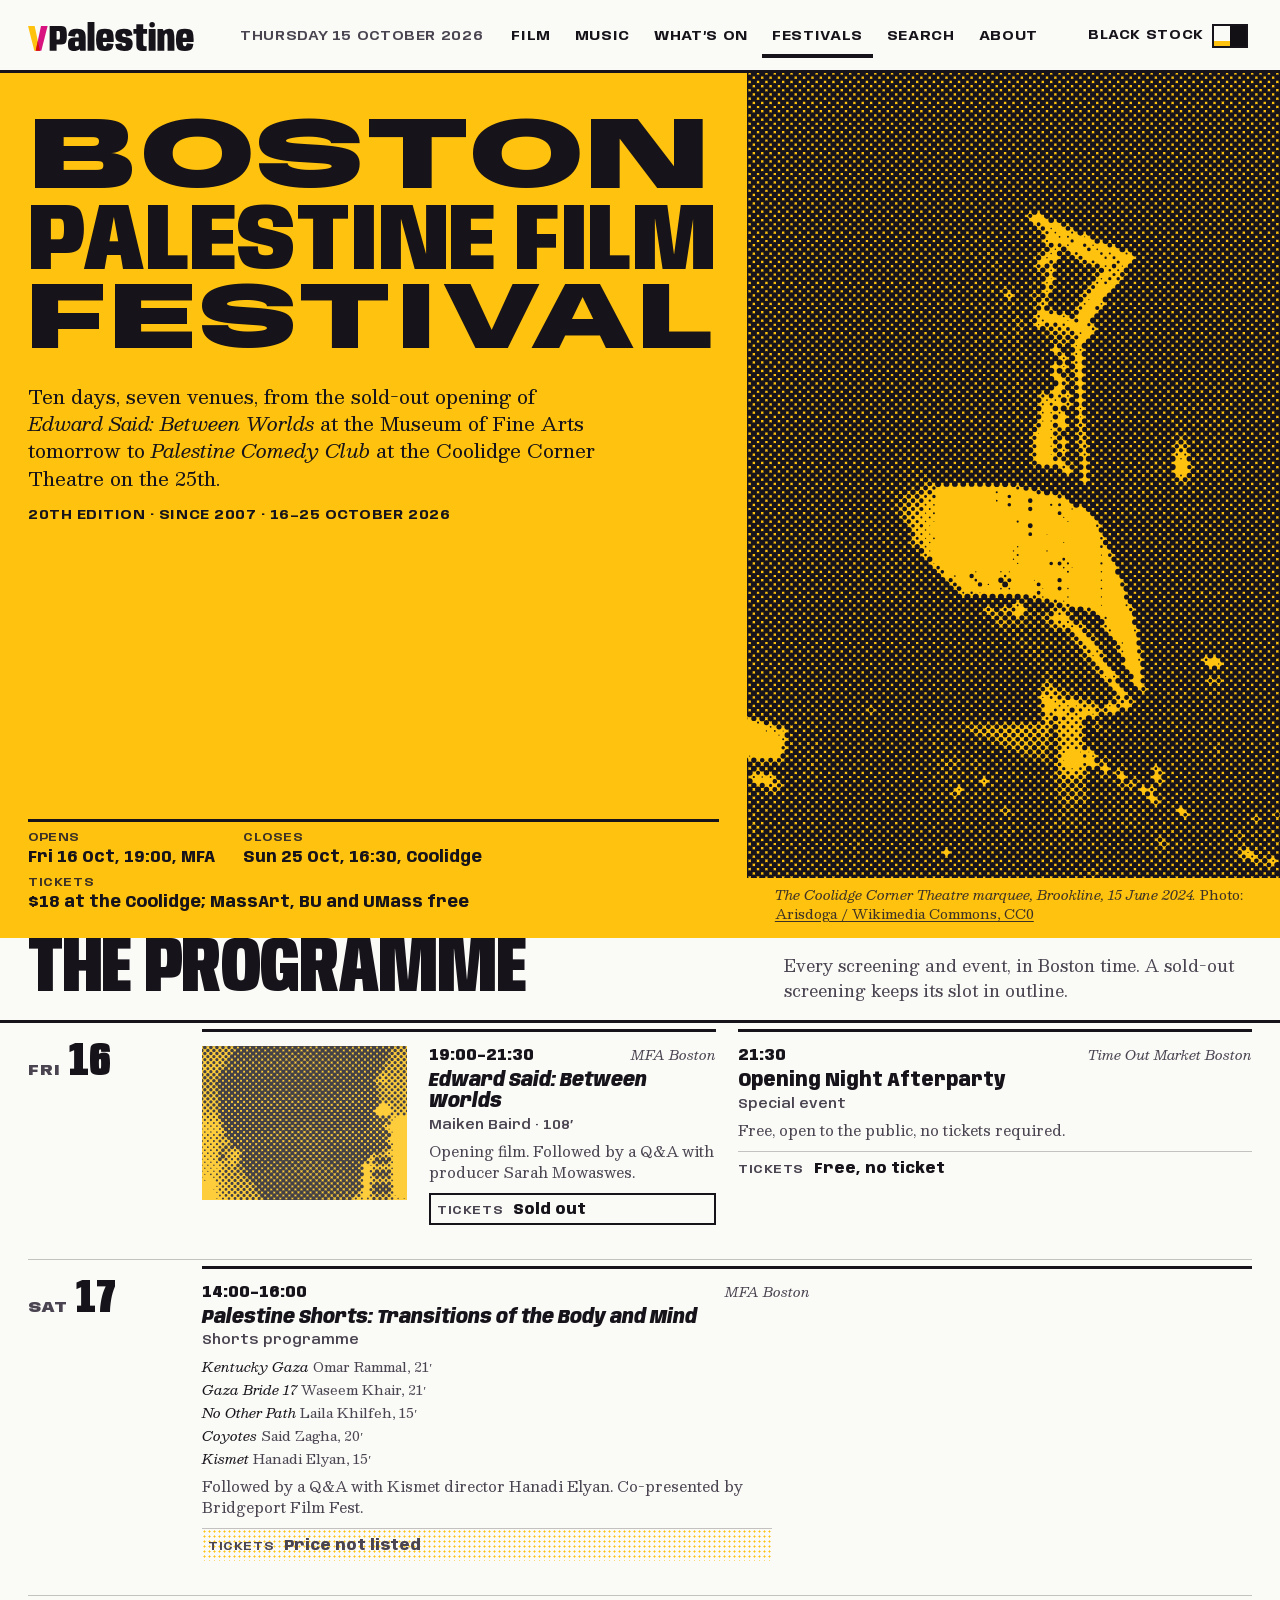
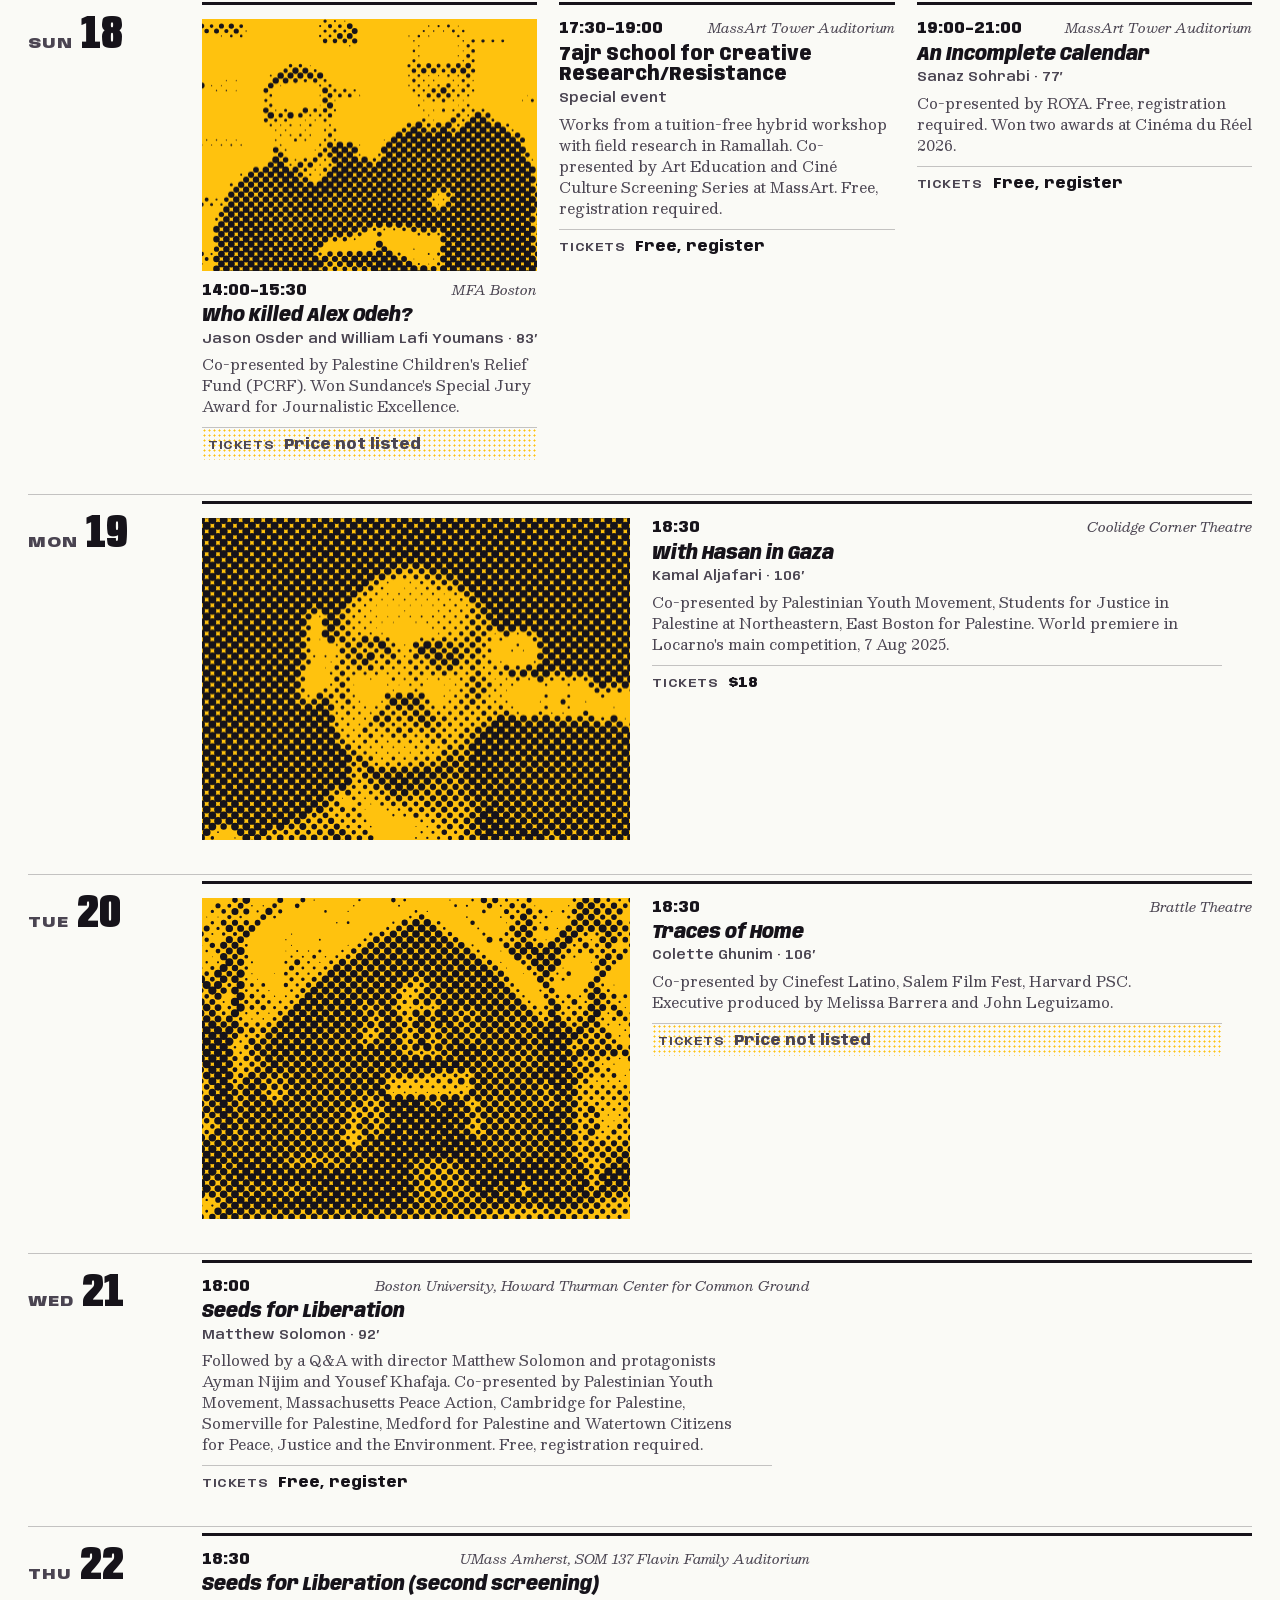
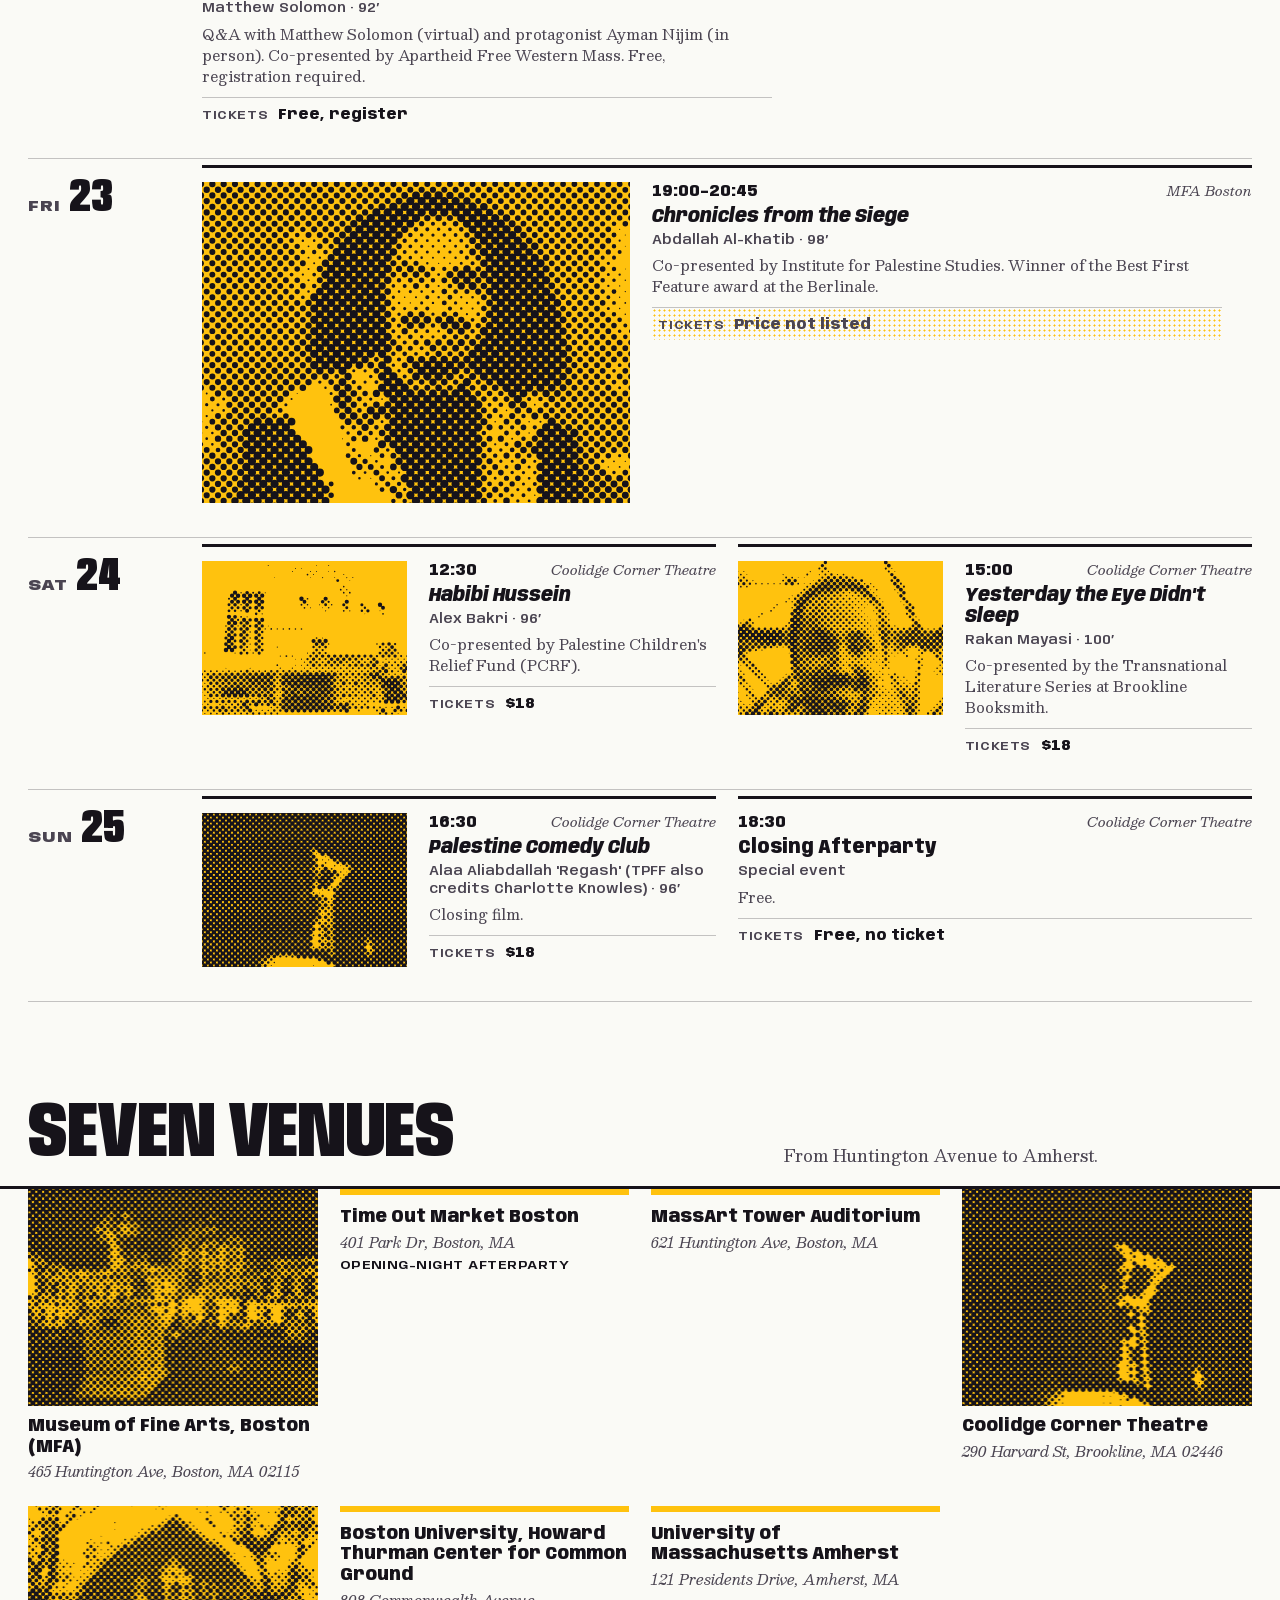
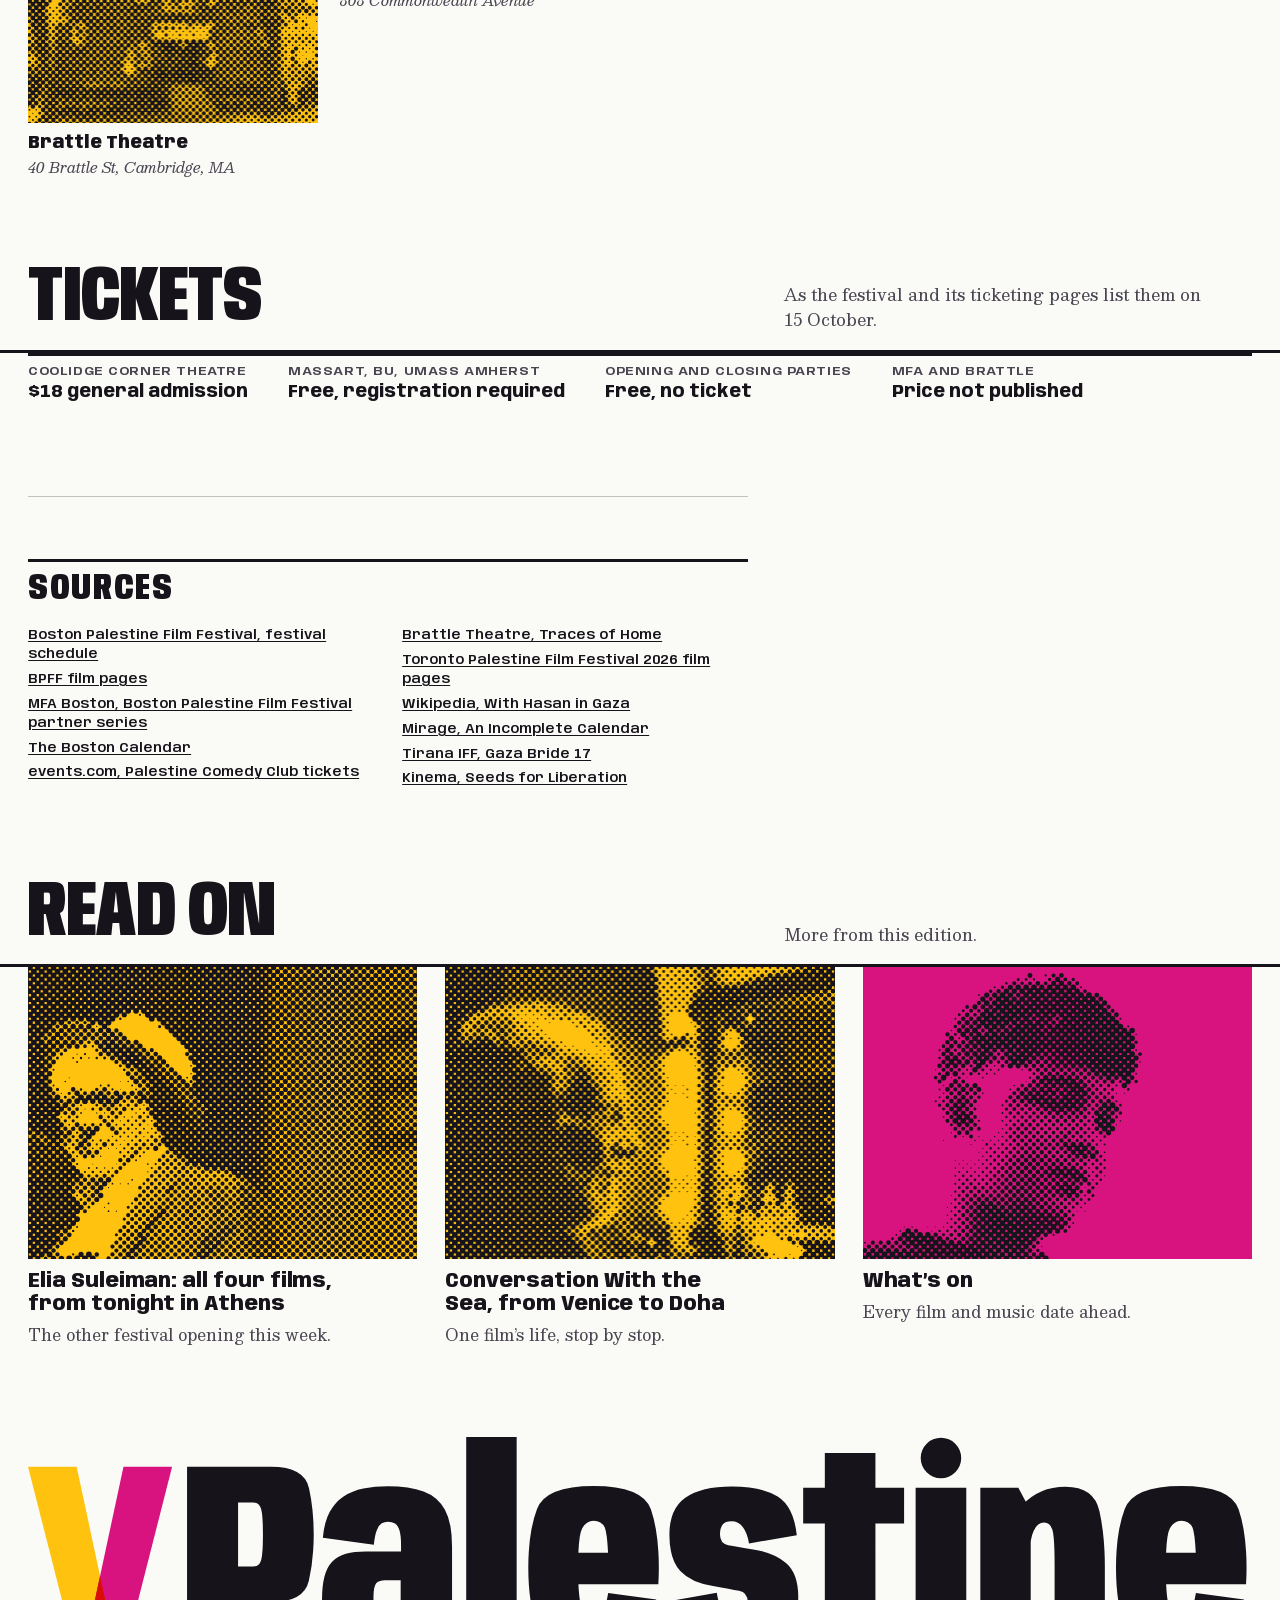
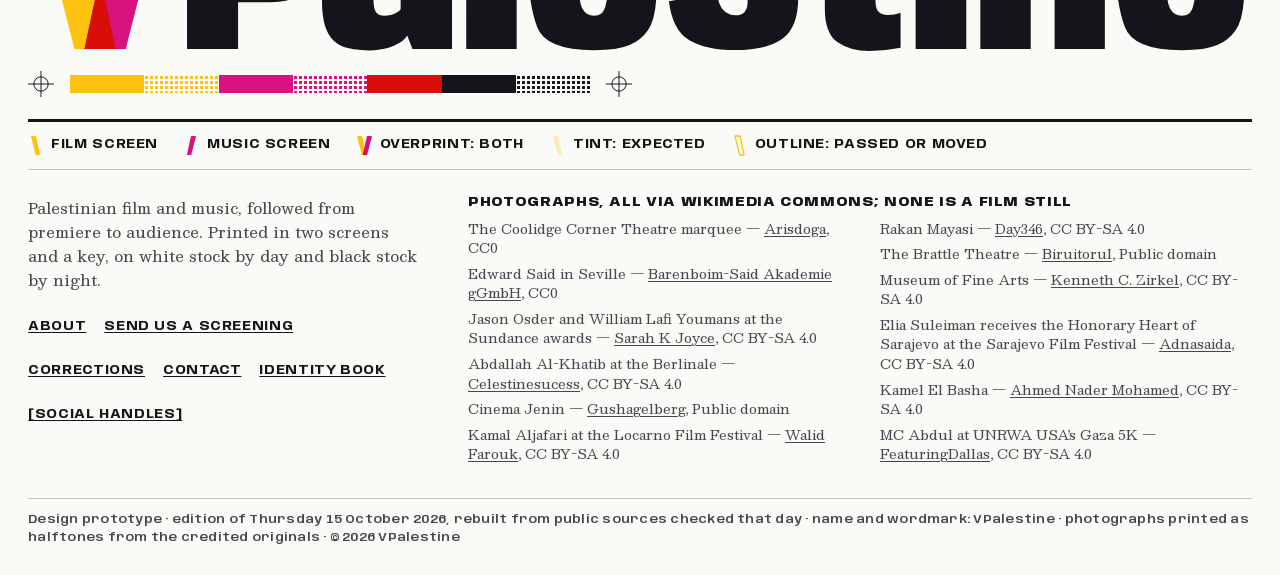
<file: festival.html>
<!doctype html>
<html lang="en">
<head>
<meta charset="utf-8">
<meta name="viewport" content="width=device-width, initial-scale=1">
<title>Boston Palestine Film Festival 2026 — VPalestine</title>
<meta name="description" content="The 20th Boston Palestine Film Festival, 16–25 October 2026: every screening, venue and ticket price.">
<meta name="theme-color" content="#FAFAF6">
<meta property="og:type" content="website">
<meta property="og:site_name" content="VPalestine">
<meta property="og:title" content="Boston Palestine Film Festival 2026 — VPalestine">
<meta property="og:description" content="The 20th Boston Palestine Film Festival, 16–25 October 2026: every screening, venue and ticket price.">
<meta property="og:image" content="https://taktek-dev.github.io/vpalestine-prototype/assets/og.png">
<meta name="twitter:card" content="summary_large_image">
<link rel="icon" href="favicon.svg?v=20" type="image/svg+xml">
<link rel="preload" href="assets/fonts/anybody-var.woff2?v=1" as="font" type="font/woff2" crossorigin>
<link rel="preload" href="assets/fonts/besley-var.woff2?v=1" as="font" type="font/woff2" crossorigin>
<link rel="stylesheet" href="assets/css/vp.css?v=20">
<link rel="stylesheet" href="assets/css/pages.css?v=20">
<script>(function(){var d=document.documentElement;try{if(localStorage.getItem('vp-stock')==='black')d.dataset.stock='black'}catch(e){}
var seen=false;try{seen=sessionStorage.getItem('vp-pulled')==='1'}catch(e){}
if((location.search.indexOf('pull')>-1||!seen)&&!matchMedia('(prefers-reduced-motion: reduce)').matches&&document.visibilityState!=='hidden'){d.classList.add('pulling');setTimeout(function(){d.classList.remove('pulling')},6000)}})();</script>
</head>
<body id="top">
<!--
THESIS: VPalestine prints Palestinian film and music like its film-week and concert posters: film in one silkscreen ink, music in the other, a third colour where they overprint. Refuses the dark streaming poster-grid and the festival-programme template.
OWN-WORLD: White stock is the light (black stock at night, inks opaque on an underbase). Projector yellow, fuchsia, overprint red, key. Anybody set to each sheet's measure by width, Besley for reading. Photos as 45-degree halftones. Rank by sheet format; state by ink density (solid, tint, outline); the V strokes are the legend.
STORY: Readers see tonight's film and tomorrow's record, plan the week from the handbill, follow festival runs, check dates ahead.
FIRST VIEWPORT: Left 7/12, a yellow one-sheet: halftone Suleiman, three fitted title lines, deck, billing band. Right: fuchsia MC Abdul sleeve overprinting the one-sheet's edge in red. Directly under, the This week handbill as a day-column strip.
FORM: Overprint, grounded candidate 3 of 7, seed 0b2cf4c5.
FINISH: unreviewed and undocumented is unfinished; this build ends with the finish review, the verdict, and DESIGN.md
-->
<a class="skip" href="#main">Skip to the page</a><svg width="0" height="0" style="position:absolute" aria-hidden="true" focusable="false"><defs><pattern id="tint-f" width="110" height="110" patternUnits="userSpaceOnUse"><circle cx="27" cy="27" r="26" fill="var(--film)"/><circle cx="82" cy="82" r="26" fill="var(--film)"/></pattern><pattern id="tint-m" width="110" height="110" patternUnits="userSpaceOnUse"><circle cx="27" cy="27" r="26" fill="var(--music)"/><circle cx="82" cy="82" r="26" fill="var(--music)"/></pattern><pattern id="tint-o" width="110" height="110" patternUnits="userSpaceOnUse"><circle cx="27" cy="27" r="26" fill="var(--over)"/><circle cx="82" cy="82" r="26" fill="var(--over)"/></pattern></defs></svg><div class="marks" aria-hidden="true"><i></i><i></i><i></i><i></i></div><div class="squeegee" aria-hidden="true"></div><header class="mast"><a class="mark" href="./home.html"><svg viewBox="0 -220 9063 1570" role="img" aria-label="VPalestine, home"><path class="f" d="M0.0 0.0L360.0 0.0L649.2 1350.0L343.5 1350.0Z"/><path class="m" d="M707.0 0.0L1067.0 0.0L723.5 1350.0L417.8 1350.0Z"/><path class="o" d="M533.5 810.0L649.2 1350.0L417.8 1350.0Z"/><g class="w"><path transform="translate(1137 1350) scale(1 -1)" d="M40.872472789138556 0.0H418.6870838999748V346.0653406791389H663.1478675603867Q907.6145270727575 346.0653406791389 943.3359496425837 506.2498502526432Q979.05737221241 666.4343598261476 979.05737221241 850.2591231539845Q979.05737221241 1032.180932380259 944.0916869472712 1191.0904661901295Q909.1260016821325 1350.0 663.1478675603867 1350.0H40.872472789138556ZM418.6870838999748 611.4152366258204V1084.6501040533185H533.0216710343957Q575.2065082378685 1084.6501040533185 589.0512640122324 1037.6693802587688Q602.8960197865963 990.6886564642191 602.8960197865963 849.2678052866759Q602.8960197865963 706.393810916692 589.8070013169199 658.9045237712562Q576.7179828472435 611.4152366258204 533.0216710343957 611.4152366258204ZM1396.9759109020233 -10.430395152419806Q1446.3371845073998 -10.430395152419806 1491.351659733802 -0.8061260934919119Q1536.3661349602044 8.818142965435982 1572.9924976434559 24.75077431462705Q1609.6188603267074 40.68340566381812 1635.436639867723 59.77705954760313Q1661.2544194087386 78.87071343138814 1671.5924309194088 99.34230790659785L1710.1843377761543 0.0H2003.5082371346653V757.9716009907424Q2003.5082371346653 934.7974900901318 1950.694851236418 1031.5084442421794Q1897.8814653381705 1128.219398394227 1792.7007393520325 1167.0112431496382Q1687.5200133658946 1205.8030879050493 1527.5993469804525 1205.8030879050493Q1429.8090711273253 1205.8030879050493 1346.5483389552683 1188.4870596583933Q1263.2876067832112 1171.1710314117372 1200.2155973874032 1129.939749887213Q1137.1435879915953 1088.708468362689 1096.973026432097 1013.9805184099823Q1056.8024648725986 939.2525684572756 1046.7040048539639 824.3802020959556L1424.2082557491958 772.58149876073Q1431.7442417219281 844.730436630547 1446.9119554273784 881.4128036331385Q1462.0796691328287 918.09517063573 1483.0830964036286 930.4159653726965Q1504.0865236744285 942.736760109663 1527.9038266055286 942.736760109663Q1559.894846495241 942.736760109663 1581.5351577848196 928.6911115609109Q1603.1754690743983 914.6454630121589 1614.5297010615468 876.8347753416747Q1625.8839330486953 839.0240876711905 1625.8839330486953 765.7310820631683V722.3884507268667H1365.4000836722553Q1278.690626066178 722.3884507268667 1216.59436846897 704.5473865699023Q1154.498110871762 686.7063224129379 1115.32662021555 645.5959345847368Q1076.155129559338 604.4855467565358 1058.1800131779164 535.0575316790491Q1040.2048967964947 465.6295166015625 1040.2048967964947 360.8956172019243Q1040.2048967964947 246.23455632850528 1061.934267802164 173.15076110325754Q1083.6636388078332 100.0669658780098 1128.9270982444286 59.82939921319485Q1174.190557681024 19.591832548379898 1240.3805060200393 4.580718697980046Q1306.5704543590546 -10.430395152419806 1396.9759109020233 -10.430395152419806ZM1500.381991069764 245.7091518379748Q1482.3783749453723 245.7091518379748 1467.5392053686082 250.85227323509753Q1452.7000357918441 255.99539463222027 1442.0641320105642 269.40774844400585Q1431.4282282292843 282.8201022557914 1426.3330176528543 308.5928629171103Q1421.2378070764244 334.3656235784292 1421.2378070764244 378.13637671619654Q1421.2378070764244 422.7615610063076 1426.9714517276734 449.2929702308029Q1432.7050963789225 475.8243794552982 1443.2159330807626 487.9974935874343Q1453.7267697826028 500.1706077195704 1470.0804956518114 504.35157695785165Q1486.43422152102 508.5325461961329 1506.7229069061577 508.5325461961329H1622.953367471695V294.37175719439983Q1613.8142447657883 280.9603174291551 1594.0860947594047 269.25133732147515Q1574.357944753021 257.5423572137952 1549.8102364763618 251.625754525885Q1525.2625281997025 245.7091518379748 1500.381991069764 245.7091518379748ZM2108.486451379955 0.0H2482.0765020623803V1570.0H2108.486451379955ZM3054.5884446799755 -9.593090701848269V246.85093591362238Q2998.094798501581 246.85093591362238 2968.512775786221 300.4409730806947Q2937.3707555122674 351.54670837149024 2937.3707555122674 599.4950694255531Q2937.3707555122674 839.6076580733061 2967.776399899274 893.6569497101009Q2998.209217019379 949.2177159562707 3052.4562678933144 949.2177159562707Q3109.833019066602 949.2177159562707 3135.6685219705105 898.560342554003Q3152.022191543132 855.5737932808697 3158.877500180155 713.2166108079255H2906.1119918115437V480.13037346303463H3531.434116870165Q3535.201986897737 535.7197537012398 3535.201986897737 599.547475039959Q3535.201986897737 861.4693441167474 3476.3217299319804 1034.8647805824876Q3414.3971735313535 1207.2602170482278 3052.0376156680286 1207.2602170482278Q2695.922808188945 1207.2602170482278 2632.891061965376 1036.3394751697779Q2568.3264909163117 865.418733291328 2568.3264909163117 600.9521985687315Q2568.3264909163117 338.95838848128915 2633.181612893939 163.90265011042356Q2694.992435436696 -9.593090701848269 3054.5884446799755 -9.593090701848269ZM3054.5884446799755 246.85093591362238V-9.593090701848269Q3229.842917665839 -9.593090701848269 3318.2726346738636 28.84991692006588Q3405.750874631107 66.34144749119878 3455.3290830664337 140.49202181398869Q3504.8315958194435 212.15829426050186 3515.9300558380783 367.02714831382036L3160.1684898510575 415.057981621474Q3149.4886820577085 357.22463177517056 3139.4472736753523 316.1353252530098Q3127.8730404675007 276.557493340224 3107.5837653540075 261.6663667857647Q3088.778792116791 246.85093591362238 3054.5884446799755 246.85093591362238ZM4101.88112828508 -8.337134025990963Q4338.097772747278 -8.337134025990963 4453.003186091781 76.8846078813076Q4567.908599436283 162.10634978860617 4567.908599436283 384.8665456213057Q4567.908599436283 558.551305796951 4476.941154759377 636.7068599369377Q4385.973710082471 714.8624140769243 4233.603555444628 736.5413069352508Q4109.722224857658 758.8299784548581 4048.870115827769 768.8341037798673Q3988.01800679788 778.8382291048765 3988.01800679788 848.8034650199115Q3988.01800679788 894.7748171314597 4006.7748958282173 920.3733112215996Q4025.5317848585546 945.9718053117394 4073.3314515911043 945.9718053117394Q4125.180420864373 945.9718053117394 4158.244148500264 901.8810224495828Q4191.307876136154 857.7902395874262 4202.8249883800745 781.5642668157816L4557.025679323822 842.268839482218Q4533.7863047719 1055.1523033380508 4415.339015562087 1128.9933937452734Q4296.891726352274 1202.8344841524959 4075.843364942819 1202.8344841524959Q3848.975314658135 1202.8344841524959 3731.196422036737 1119.4133355300874Q3613.4175294153392 1035.9921869076788 3613.4175294153392 845.7206886671484Q3613.4175294153392 663.9598146900535 3694.0518442094326 577.7647408787161Q3774.686159003526 491.56966706737876 3936.0665923170745 466.7707790918648Q4065.970970015973 443.5849759876728 4129.430219922215 430.593905845657Q4192.889469828457 417.6028357036412 4192.889469828457 349.3193769417703Q4192.889469828457 299.6578985415399 4170.4539928194135 274.30104779079556Q4148.01851581037 248.94419704005122 4103.74604421109 248.94419704005122Q4044.8653879724443 248.94419704005122 4010.3682799134403 289.63034911081195Q3975.8711718544364 330.3165011815727 3964.354059610516 415.64287619292736L3609.6205438412726 354.1009990759194Q3635.3718317449093 141.32742386311293 3758.613193789497 66.49514491856098Q3881.8545558340847 -8.337134025990963 4101.88112828508 -8.337134025990963ZM5095.349057447165 -15.061864878982306Q5214.628976762295 -15.061864878982306 5325.712668642402 8.2059326171875V267.4663522094488Q5284.222324285656 251.2014118693769 5231.832770779729 251.2014118693769Q5188.542287643999 251.2014118693769 5163.94357874617 272.89429742097855Q5139.344869848341 294.5871829725802 5139.344869848341 369.4741500094533V928.44736944139H5351.658363588154V1193.7972653880715H5139.344869848341V1450.8921865522861H4764.689169514924V1193.7972653880715H4604.248878967017V928.44736944139H4764.689169514924V298.7272070981562Q4764.689169514924 117.83180275186896 4857.263674123213 51.38496893644333Q4949.838178731501 -15.061864878982306 5095.349057447165 -15.061864878982306ZM5437.22069459036 0.0H5812.295047149062V1193.8399658203125H5437.22069459036ZM5916.359891012311 0.0H6289.531289469451V1022.552251316607L6198.037223745137 1193.7972653880715H5916.359891012311ZM6466.544713515788 0.0H6838.650462321937V612.5995636321604Q6838.650462321937 839.2732189632952 6798.745305798948 1020.5965519901365Q6758.8401492759585 1201.9198850169778 6547.138627074659 1201.9198850169778Q6350.491714861244 1201.9198850169778 6225.352161355317 1063.8536570128053Q6100.212607849389 925.7874290086329 6100.212607849389 738.7523068971932L6283.251506090164 697.7268019020557Q6283.251506090164 815.7768354378641 6311.938825946301 876.1734122540802Q6340.626145802438 936.5699890702963 6388.318474687636 936.5699890702963Q6432.588416706771 936.5699890702963 6449.5665651112795 884.6198904663324Q6466.544713515788 832.6697918623686 6466.544713515788 623.9937443137169ZM7407.5884446799755 -9.593090701848269V246.85093591362238Q7351.094798501581 246.85093591362238 7321.512775786221 300.4409730806947Q7290.370755512267 351.54670837149024 7290.370755512267 599.4950694255531Q7290.370755512267 839.6076580733061 7320.776399899274 893.6569497101009Q7351.209217019379 949.2177159562707 7405.456267893314 949.2177159562707Q7462.833019066602 949.2177159562707 7488.6685219705105 898.560342554003Q7505.022191543132 855.5737932808697 7511.877500180155 713.2166108079255H7259.111991811544V480.13037346303463H7884.434116870165Q7888.201986897737 535.7197537012398 7888.201986897737 599.547475039959Q7888.201986897737 861.4693441167474 7829.32172993198 1034.8647805824876Q7767.3971735313535 1207.2602170482278 7405.037615668029 1207.2602170482278Q7048.922808188945 1207.2602170482278 6985.891061965376 1036.3394751697779Q6921.326490916312 865.418733291328 6921.326490916312 600.9521985687315Q6921.326490916312 338.95838848128915 6986.181612893939 163.90265011042356Q7047.992435436696 -9.593090701848269 7407.5884446799755 -9.593090701848269ZM7407.5884446799755 246.85093591362238V-9.593090701848269Q7582.842917665839 -9.593090701848269 7671.272634673864 28.84991692006588Q7758.750874631107 66.34144749119878 7808.329083066434 140.49202181398869Q7857.8315958194435 212.15829426050186 7868.930055838078 367.02714831382036L7513.1684898510575 415.057981621474Q7502.4886820577085 357.22463177517056 7492.447273675352 316.1353252530098Q7480.873040467501 276.557493340224 7460.5837653540075 261.6663667857647Q7441.778792116791 246.85093591362238 7407.5884446799755 246.85093591362238ZM5774.8 1414.2A150 150 0 1 0 5474.8 1414.2A150 150 0 1 0 5774.8 1414.2Z"/></g></svg></a><div class="mid"><p class="dateline"><time datetime="2026-10-15">Thursday 15 October 2026</time></p><nav aria-label="Sections"><ul><li><a href="film.html">Film</a></li><li><a href="music.html">Music</a></li><li><a href="calendar.html">What’s on</a></li><li><a href="festival.html" aria-current="page">Festivals</a></li><li><a href="search.html">Search</a></li><li><a href="about.html">About</a></li></ul></nav></div><button class="stock" type="button" aria-pressed="false"><span class="lbl">Black stock</span><span class="sw" aria-hidden="true"><i></i><i></i></span></button></header><main id="main"><header class="fest-head ink ink-film p-film"><div class="fh-t p-key"><h1 class="lines " data-fit><a class="stretch" href="#main"><span class="vh">Boston Palestine Film Festival, 20th edition</span><span aria-hidden="true"><span class="ln">Boston</span><span class="ln">Palestine Film</span><span class="ln">Festival</span></span></a></h1><p class="stand">Ten days, seven venues, from the sold-out opening of <em>Edward Said: Between Worlds</em> at the Museum of Fine Arts tomorrow to <em>Palestine Comedy Club</em> at the Coolidge Corner Theatre on the 25th.</p><p class="byline">20th edition · since 2007 · 16–25 October 2026</p><dl class="band"><div><dt>Opens</dt><dd>Fri 16 Oct, 19:00, MFA</dd></div><div><dt>Closes</dt><dd>Sun 25 Oct, 16:30, Coolidge</dd></div><div><dt>Tickets</dt><dd>$18 at the Coolidge; MassArt, BU and UMass free</dd></div></dl></div><figure class="plate " data-fx="0.45" data-fy="0.3" data-lpi="90" data-gamma="1.7"><img src="assets/img/photo/coolidge.webp?v=20" width="795" height="1200" alt="The Coolidge Corner Theatre marquee at night" fetchpriority="high" decoding="async"></figure><div class="fh-cap p-key"><p class="cap">The Coolidge Corner Theatre marquee, Brookline, 15 June 2024. <span class="cr">Photo: <a href="https://commons.wikimedia.org/wiki/File:Coolidge_Corner_Theatre_Marquee.jpg">Arisdoga / Wikimedia Commons, CC0</a></span></p></div></header><section class="sec first" aria-labelledby="prog-h"><div class="head"><h2 id="prog-h">The programme</h2><p>Every screening and event, in Boston time. A sold-out screening keeps its slot in outline.</p></div><div class="prog"><section class="pday" aria-label="Fri 16 Oct"><h2>Fri <b>16</b></h2><ol class="few"><li class="slot sold"><figure class="plate ink-film th-big" data-fx="0.5" data-fy="0.34" data-zoom="1.3" data-lpi="48" data-gamma="0.6"><img src="assets/img/photo/said.webp?v=20" width="559" height="745" alt="Edward Said in Seville in 2002" loading="lazy" decoding="async"></figure><p class="sl-t">19:00–21:30<span>MFA Boston</span></p><h3 class="sl-h"><em>Edward Said: Between Worlds</em></h3><p class="sl-m">Maiken Baird · 108′</p><p class="sl-n">Opening film. Followed by a Q&amp;A with producer Sarah Mowaswes.</p><p class="sl-p sold"><span>Tickets</span>Sold out</p></li><li class="slot ev no-th"><p class="sl-t">21:30<span>Time Out Market Boston</span></p><h3 class="sl-h"><em>Opening Night Afterparty</em></h3><p class="sl-m">Special event</p><p class="sl-n">Free, open to the public, no tickets required.</p><p class="sl-p"><span>Tickets</span>Free, no ticket</p></li></ol></section><section class="pday" aria-label="Sat 17 Oct"><h2>Sat <b>17</b></h2><ol class="few"><li class="slot no-th"><p class="sl-t">14:00–16:00<span>MFA Boston</span></p><h3 class="sl-h"><em>Palestine Shorts: Transitions of the Body and Mind</em></h3><p class="sl-m">Shorts programme</p><ul class="shorts"><li><em>Kentucky Gaza</em> Omar Rammal, 21′</li><li><em>Gaza Bride 17</em> Waseem Khair, 21′</li><li><em>No Other Path</em> Laila Khilfeh, 15′</li><li><em>Coyotes</em> Said Zagha, 20′</li><li><em>Kismet</em> Hanadi Elyan, 15′</li></ul><p class="sl-n">Followed by a Q&amp;A with Kismet director Hanadi Elyan. Co-presented by Bridgeport Film Fest.</p><p class="sl-p due"><span>Tickets</span>Price not listed</p></li></ol></section><section class="pday" aria-label="Sun 18 Oct"><h2>Sun <b>18</b></h2><ol><li class="slot"><figure class="plate ink-film th-big" data-fx="0.5" data-fy="0.36" data-lpi="48"><img src="assets/img/photo/odeh-directors.webp?v=20" width="800" height="1200" alt="Jason Osder and William Lafi Youmans holding an award" loading="lazy" decoding="async"></figure><p class="sl-t">14:00–15:30<span>MFA Boston</span></p><h3 class="sl-h"><em>Who Killed Alex Odeh?</em></h3><p class="sl-m">Jason Osder and William Lafi Youmans · 83′</p><p class="sl-n">Co-presented by Palestine Children&#x27;s Relief Fund (PCRF). Won Sundance&#x27;s Special Jury Award for Journalistic Excellence.</p><p class="sl-p due"><span>Tickets</span>Price not listed</p></li><li class="slot ev no-th"><p class="sl-t">17:30–19:00<span>MassArt Tower Auditorium</span></p><h3 class="sl-h"><em>7ajr School for Creative Research/Resistance</em></h3><p class="sl-m">Special event</p><p class="sl-n">Works from a tuition-free hybrid workshop with field research in Ramallah. Co-presented by Art Education and Ciné Culture Screening Series at MassArt. Free, registration required.</p><p class="sl-p"><span>Tickets</span>Free, register</p></li><li class="slot no-th"><p class="sl-t">19:00–21:00<span>MassArt Tower Auditorium</span></p><h3 class="sl-h"><em>An Incomplete Calendar</em></h3><p class="sl-m">Sanaz Sohrabi · 77′</p><p class="sl-n">Co-presented by ROYA. Free, registration required. Won two awards at Cinéma du Réel 2026.</p><p class="sl-p"><span>Tickets</span>Free, register</p></li></ol></section><section class="pday" aria-label="Mon 19 Oct"><h2>Mon <b>19</b></h2><ol class="few"><li class="slot"><figure class="plate ink-film th-big" data-fx="0.5" data-fy="0.3" data-lpi="48"><img src="assets/img/photo/aljafari.webp?v=20" width="960" height="1200" alt="Kamal Aljafari on the red carpet at Locarno" loading="lazy" decoding="async"></figure><p class="sl-t">18:30<span>Coolidge Corner Theatre</span></p><h3 class="sl-h"><em>With Hasan in Gaza</em></h3><p class="sl-m">Kamal Aljafari · 106′</p><p class="sl-n">Co-presented by Palestinian Youth Movement, Students for Justice in Palestine at Northeastern, East Boston for Palestine. World premiere in Locarno&#x27;s main competition, 7 Aug 2025.</p><p class="sl-p"><span>Tickets</span>$18</p></li></ol></section><section class="pday" aria-label="Tue 20 Oct"><h2>Tue <b>20</b></h2><ol class="few"><li class="slot"><figure class="plate ink-film th-big" data-fx="0.5" data-fy="0.5" data-lpi="48"><img src="assets/img/photo/brattle.webp?v=20" width="1200" height="839" alt="The Brattle Theatre, Cambridge" loading="lazy" decoding="async"></figure><p class="sl-t">18:30<span>Brattle Theatre</span></p><h3 class="sl-h"><em>Traces of Home</em></h3><p class="sl-m">Colette Ghunim · 106′</p><p class="sl-n">Co-presented by Cinefest Latino, Salem Film Fest, Harvard PSC. Executive produced by Melissa Barrera and John Leguizamo.</p><p class="sl-p due"><span>Tickets</span>Price not listed</p></li></ol></section><section class="pday" aria-label="Wed 21 Oct"><h2>Wed <b>21</b></h2><ol class="few"><li class="slot no-th"><p class="sl-t">18:00<span>Boston University, Howard Thurman Center for Common Ground</span></p><h3 class="sl-h"><em>Seeds for Liberation</em></h3><p class="sl-m">Matthew Solomon · 92′</p><p class="sl-n">Followed by a Q&amp;A with director Matthew Solomon and protagonists Ayman Nijim and Yousef Khafaja. Co-presented by Palestinian Youth Movement, Massachusetts Peace Action, Cambridge for Palestine, Somerville for Palestine, Medford for Palestine and Watertown Citizens for Peace, Justice and the Environment. Free, registration required.</p><p class="sl-p"><span>Tickets</span>Free, register</p></li></ol></section><section class="pday" aria-label="Thu 22 Oct"><h2>Thu <b>22</b></h2><ol class="few"><li class="slot no-th"><p class="sl-t">18:30<span>UMass Amherst, SOM 137 Flavin Family Auditorium</span></p><h3 class="sl-h"><em>Seeds for Liberation (second screening)</em></h3><p class="sl-m">Matthew Solomon · 92′</p><p class="sl-n">Q&amp;A with Matthew Solomon (virtual) and protagonist Ayman Nijim (in person). Co-presented by Apartheid Free Western Mass. Free, registration required.</p><p class="sl-p"><span>Tickets</span>Free, register</p></li></ol></section><section class="pday" aria-label="Fri 23 Oct"><h2>Fri <b>23</b></h2><ol class="few"><li class="slot"><figure class="plate ink-film th-big" data-fx="0.5" data-fy="0.3" data-lpi="48"><img src="assets/img/photo/alkhatib.webp?v=20" width="1164" height="1200" alt="Abdallah Al-Khatib at the Berlinale" loading="lazy" decoding="async"></figure><p class="sl-t">19:00–20:45<span>MFA Boston</span></p><h3 class="sl-h"><em>Chronicles from the Siege</em></h3><p class="sl-m">Abdallah Al-Khatib · 98′</p><p class="sl-n">Co-presented by Institute for Palestine Studies. Winner of the Best First Feature award at the Berlinale.</p><p class="sl-p due"><span>Tickets</span>Price not listed</p></li></ol></section><section class="pday" aria-label="Sat 24 Oct"><h2>Sat <b>24</b></h2><ol class="few"><li class="slot"><figure class="plate ink-film th-big" data-fx="0.5" data-fy="0.5" data-lpi="48"><img src="assets/img/photo/cinema-jenin.webp?v=20" width="500" height="288" alt="The front of Cinema Jenin" loading="lazy" decoding="async"></figure><p class="sl-t">12:30<span>Coolidge Corner Theatre</span></p><h3 class="sl-h"><em>Habibi Hussein</em></h3><p class="sl-m">Alex Bakri · 96′</p><p class="sl-n">Co-presented by Palestine Children&#x27;s Relief Fund (PCRF).</p><p class="sl-p"><span>Tickets</span>$18</p></li><li class="slot"><figure class="plate ink-film th-big" data-fx="0.5" data-fy="0.3" data-lpi="48"><img src="assets/img/photo/mayasi.webp?v=20" width="881" height="1200" alt="Rakan Mayasi" loading="lazy" decoding="async"></figure><p class="sl-t">15:00<span>Coolidge Corner Theatre</span></p><h3 class="sl-h"><em>Yesterday the Eye Didn&#x27;t Sleep</em></h3><p class="sl-m">Rakan Mayasi · 100′</p><p class="sl-n">Co-presented by the Transnational Literature Series at Brookline Booksmith.</p><p class="sl-p"><span>Tickets</span>$18</p></li></ol></section><section class="pday" aria-label="Sun 25 Oct"><h2>Sun <b>25</b></h2><ol class="few"><li class="slot"><figure class="plate ink-film th-big" data-fx="0.45" data-fy="0.3" data-lpi="48" data-gamma="1.7"><img src="assets/img/photo/coolidge.webp?v=20" width="795" height="1200" alt="The Coolidge Corner Theatre marquee" loading="lazy" decoding="async"></figure><p class="sl-t">16:30<span>Coolidge Corner Theatre</span></p><h3 class="sl-h"><em>Palestine Comedy Club</em></h3><p class="sl-m">Alaa Aliabdallah &#x27;Regash&#x27; (TPFF also credits Charlotte Knowles) · 96′</p><p class="sl-n">Closing film.</p><p class="sl-p"><span>Tickets</span>$18</p></li><li class="slot ev no-th"><p class="sl-t">18:30<span>Coolidge Corner Theatre</span></p><h3 class="sl-h"><em>Closing Afterparty</em></h3><p class="sl-m">Special event</p><p class="sl-n">Free.</p><p class="sl-p"><span>Tickets</span>Free, no ticket</p></li></ol></section></div></section><section class="sec" aria-labelledby="ven-h"><div class="head"><h2 id="ven-h">Seven venues</h2><p>From Huntington Avenue to Amherst.</p></div><ul class="venue-grid"><li><figure class="plate ink-film" data-fx="0.5" data-fy="0.5" data-lpi="60"><img src="assets/img/photo/mfa.webp?v=20" width="1200" height="900" alt="The Museum of Fine Arts, Boston, at night" loading="lazy" decoding="async"></figure><p class="vn">Museum of Fine Arts, Boston (MFA)</p><p class="va">465 Huntington Ave, Boston, MA 02115</p></li><li class=text-only><p class="vn">Time Out Market Boston</p><p class="va">401 Park Dr, Boston, MA</p><p class=vu>Opening-night afterparty</p></li><li class=text-only><p class="vn">MassArt Tower Auditorium</p><p class="va">621 Huntington Ave, Boston, MA</p></li><li><figure class="plate ink-film" data-fx="0.45" data-fy="0.3" data-lpi="60" data-gamma="1.7"><img src="assets/img/photo/coolidge.webp?v=20" width="795" height="1200" alt="The Coolidge Corner Theatre marquee at night" loading="lazy" decoding="async"></figure><p class="vn">Coolidge Corner Theatre</p><p class="va">290 Harvard St, Brookline, MA 02446</p></li><li><figure class="plate ink-film" data-fx="0.5" data-fy="0.5" data-lpi="60"><img src="assets/img/photo/brattle.webp?v=20" width="1200" height="839" alt="The Brattle Theatre, Cambridge" loading="lazy" decoding="async"></figure><p class="vn">Brattle Theatre</p><p class="va">40 Brattle St, Cambridge, MA</p></li><li class=text-only><p class="vn">Boston University, Howard Thurman Center for Common Ground</p><p class="va">808 Commonwealth Avenue</p></li><li class=text-only><p class="vn">University of Massachusetts Amherst</p><p class="va">121 Presidents Drive, Amherst, MA</p></li></ul></section><section class="sec" aria-labelledby="tix-h"><div class="head"><h2 id="tix-h">Tickets</h2><p>As the festival and its ticketing pages list them on 15 October.</p></div><dl class="band tix"><div><dt>Coolidge Corner Theatre</dt><dd>$18 general admission</dd></div><div><dt>MassArt, BU, UMass Amherst</dt><dd>Free, registration required</dd></div><div><dt>Opening and closing parties</dt><dd>Free, no ticket</dd></div><div><dt>MFA and Brattle</dt><dd>Price not published</dd></div></dl></section><div class="art-body"><div class="prose-col"><section class="srcs" aria-labelledby="srcs-h"><h2 id="srcs-h" class="label">Sources</h2><ul><li><a href="https://bostonpalestinefilmfest.org/festival/">Boston Palestine Film Festival, festival schedule</a></li><li><a href="https://bostonpalestinefilmfest.org/films/edward-said-between-worlds/">BPFF film pages</a></li><li><a href="https://www.mfa.org/series/boston-palestine-film-festival">MFA Boston, Boston Palestine Film Festival partner series</a></li><li><a href="https://www.thebostoncalendar.com/events/boston-palestine-film-festival--12">The Boston Calendar</a></li><li><a href="https://events.com/r/en_US/tickets/palestine-comedy-club-brookline-october-1090709">events.com, Palestine Comedy Club tickets</a></li><li><a href="https://brattlefilm.org/movies/traces-of-home/">Brattle Theatre, Traces of Home</a></li><li><a href="https://www.tpff.ca/program-2026-1">Toronto Palestine Film Festival 2026 film pages</a></li><li><a href="https://en.wikipedia.org/wiki/With_Hasan_in_Gaza">Wikipedia, With Hasan in Gaza</a></li><li><a href="https://mirage.no/films/an-incomplete-calendar">Mirage, An Incomplete Calendar</a></li><li><a href="https://tiranafilmfest.org/films/gaza-bride17/">Tirana IFF, Gaza Bride 17</a></li><li><a href="https://kinema.com/films/seeds-for-liberation-uxmj2o">Kinema, Seeds for Liberation</a></li></ul></section></div></div><section class="sec related" aria-labelledby="rel-h"><div class="head"><h2 id="rel-h">Read on</h2><p>More from this edition.</p></div><div class="rels"><article class="rel"><figure class="plate ink-film th-big" data-fx="0.64" data-fy="0.29" data-zoom="2.6" data-lpi="70"><img src="assets/img/photo/suleiman.webp?v=20" width="1200" height="798" alt="Elia Suleiman, in a hat and dark suit, holding a framed award on a stage beside its presenter" loading="lazy" decoding="async"></figure><h3 class="hed"><a class="stretch" href="article.html">Elia Suleiman: all four films, from tonight in Athens</a></h3><p class="copy">The other festival opening this week.</p></article><article class="rel"><figure class="plate ink-film th-big" data-fx="0.3" data-fy="0.42" data-zoom="1.5" data-lpi="70"><img src="assets/img/photo/el-basha.webp?v=20" width="1200" height="900" alt="Kamel El Basha seated before a lit dressing-room mirror" loading="lazy" decoding="async"></figure><h3 class="hed"><a class="stretch" href="work.html">Conversation With the Sea, from Venice to Doha</a></h3><p class="copy">One film’s life, stop by stop.</p></article><article class="rel"><figure class="plate ink-music th-big" data-fx="0.48" data-fy="0.3" data-lpi="70"><img src="assets/img/photo/mc-abdul.webp?v=20" width="726" height="1200" alt="MC Abdul on stage with an in-ear monitor, holding a microphone" loading="lazy" decoding="async"></figure><h3 class="hed"><a class="stretch" href="calendar.html">What’s on</a></h3><p class="copy">Every film and music date ahead.</p></article></div></section></main><footer class="imprint"><a class="foot-mark mark" href="#top"><svg viewBox="0 -220 9063 1570" role="img" aria-label="VPalestine, back to top"><path class="f" d="M0.0 0.0L360.0 0.0L649.2 1350.0L343.5 1350.0Z"/><path class="m" d="M707.0 0.0L1067.0 0.0L723.5 1350.0L417.8 1350.0Z"/><path class="o" d="M533.5 810.0L649.2 1350.0L417.8 1350.0Z"/><g class="w"><path transform="translate(1137 1350) scale(1 -1)" d="M40.872472789138556 0.0H418.6870838999748V346.0653406791389H663.1478675603867Q907.6145270727575 346.0653406791389 943.3359496425837 506.2498502526432Q979.05737221241 666.4343598261476 979.05737221241 850.2591231539845Q979.05737221241 1032.180932380259 944.0916869472712 1191.0904661901295Q909.1260016821325 1350.0 663.1478675603867 1350.0H40.872472789138556ZM418.6870838999748 611.4152366258204V1084.6501040533185H533.0216710343957Q575.2065082378685 1084.6501040533185 589.0512640122324 1037.6693802587688Q602.8960197865963 990.6886564642191 602.8960197865963 849.2678052866759Q602.8960197865963 706.393810916692 589.8070013169199 658.9045237712562Q576.7179828472435 611.4152366258204 533.0216710343957 611.4152366258204ZM1396.9759109020233 -10.430395152419806Q1446.3371845073998 -10.430395152419806 1491.351659733802 -0.8061260934919119Q1536.3661349602044 8.818142965435982 1572.9924976434559 24.75077431462705Q1609.6188603267074 40.68340566381812 1635.436639867723 59.77705954760313Q1661.2544194087386 78.87071343138814 1671.5924309194088 99.34230790659785L1710.1843377761543 0.0H2003.5082371346653V757.9716009907424Q2003.5082371346653 934.7974900901318 1950.694851236418 1031.5084442421794Q1897.8814653381705 1128.219398394227 1792.7007393520325 1167.0112431496382Q1687.5200133658946 1205.8030879050493 1527.5993469804525 1205.8030879050493Q1429.8090711273253 1205.8030879050493 1346.5483389552683 1188.4870596583933Q1263.2876067832112 1171.1710314117372 1200.2155973874032 1129.939749887213Q1137.1435879915953 1088.708468362689 1096.973026432097 1013.9805184099823Q1056.8024648725986 939.2525684572756 1046.7040048539639 824.3802020959556L1424.2082557491958 772.58149876073Q1431.7442417219281 844.730436630547 1446.9119554273784 881.4128036331385Q1462.0796691328287 918.09517063573 1483.0830964036286 930.4159653726965Q1504.0865236744285 942.736760109663 1527.9038266055286 942.736760109663Q1559.894846495241 942.736760109663 1581.5351577848196 928.6911115609109Q1603.1754690743983 914.6454630121589 1614.5297010615468 876.8347753416747Q1625.8839330486953 839.0240876711905 1625.8839330486953 765.7310820631683V722.3884507268667H1365.4000836722553Q1278.690626066178 722.3884507268667 1216.59436846897 704.5473865699023Q1154.498110871762 686.7063224129379 1115.32662021555 645.5959345847368Q1076.155129559338 604.4855467565358 1058.1800131779164 535.0575316790491Q1040.2048967964947 465.6295166015625 1040.2048967964947 360.8956172019243Q1040.2048967964947 246.23455632850528 1061.934267802164 173.15076110325754Q1083.6636388078332 100.0669658780098 1128.9270982444286 59.82939921319485Q1174.190557681024 19.591832548379898 1240.3805060200393 4.580718697980046Q1306.5704543590546 -10.430395152419806 1396.9759109020233 -10.430395152419806ZM1500.381991069764 245.7091518379748Q1482.3783749453723 245.7091518379748 1467.5392053686082 250.85227323509753Q1452.7000357918441 255.99539463222027 1442.0641320105642 269.40774844400585Q1431.4282282292843 282.8201022557914 1426.3330176528543 308.5928629171103Q1421.2378070764244 334.3656235784292 1421.2378070764244 378.13637671619654Q1421.2378070764244 422.7615610063076 1426.9714517276734 449.2929702308029Q1432.7050963789225 475.8243794552982 1443.2159330807626 487.9974935874343Q1453.7267697826028 500.1706077195704 1470.0804956518114 504.35157695785165Q1486.43422152102 508.5325461961329 1506.7229069061577 508.5325461961329H1622.953367471695V294.37175719439983Q1613.8142447657883 280.9603174291551 1594.0860947594047 269.25133732147515Q1574.357944753021 257.5423572137952 1549.8102364763618 251.625754525885Q1525.2625281997025 245.7091518379748 1500.381991069764 245.7091518379748ZM2108.486451379955 0.0H2482.0765020623803V1570.0H2108.486451379955ZM3054.5884446799755 -9.593090701848269V246.85093591362238Q2998.094798501581 246.85093591362238 2968.512775786221 300.4409730806947Q2937.3707555122674 351.54670837149024 2937.3707555122674 599.4950694255531Q2937.3707555122674 839.6076580733061 2967.776399899274 893.6569497101009Q2998.209217019379 949.2177159562707 3052.4562678933144 949.2177159562707Q3109.833019066602 949.2177159562707 3135.6685219705105 898.560342554003Q3152.022191543132 855.5737932808697 3158.877500180155 713.2166108079255H2906.1119918115437V480.13037346303463H3531.434116870165Q3535.201986897737 535.7197537012398 3535.201986897737 599.547475039959Q3535.201986897737 861.4693441167474 3476.3217299319804 1034.8647805824876Q3414.3971735313535 1207.2602170482278 3052.0376156680286 1207.2602170482278Q2695.922808188945 1207.2602170482278 2632.891061965376 1036.3394751697779Q2568.3264909163117 865.418733291328 2568.3264909163117 600.9521985687315Q2568.3264909163117 338.95838848128915 2633.181612893939 163.90265011042356Q2694.992435436696 -9.593090701848269 3054.5884446799755 -9.593090701848269ZM3054.5884446799755 246.85093591362238V-9.593090701848269Q3229.842917665839 -9.593090701848269 3318.2726346738636 28.84991692006588Q3405.750874631107 66.34144749119878 3455.3290830664337 140.49202181398869Q3504.8315958194435 212.15829426050186 3515.9300558380783 367.02714831382036L3160.1684898510575 415.057981621474Q3149.4886820577085 357.22463177517056 3139.4472736753523 316.1353252530098Q3127.8730404675007 276.557493340224 3107.5837653540075 261.6663667857647Q3088.778792116791 246.85093591362238 3054.5884446799755 246.85093591362238ZM4101.88112828508 -8.337134025990963Q4338.097772747278 -8.337134025990963 4453.003186091781 76.8846078813076Q4567.908599436283 162.10634978860617 4567.908599436283 384.8665456213057Q4567.908599436283 558.551305796951 4476.941154759377 636.7068599369377Q4385.973710082471 714.8624140769243 4233.603555444628 736.5413069352508Q4109.722224857658 758.8299784548581 4048.870115827769 768.8341037798673Q3988.01800679788 778.8382291048765 3988.01800679788 848.8034650199115Q3988.01800679788 894.7748171314597 4006.7748958282173 920.3733112215996Q4025.5317848585546 945.9718053117394 4073.3314515911043 945.9718053117394Q4125.180420864373 945.9718053117394 4158.244148500264 901.8810224495828Q4191.307876136154 857.7902395874262 4202.8249883800745 781.5642668157816L4557.025679323822 842.268839482218Q4533.7863047719 1055.1523033380508 4415.339015562087 1128.9933937452734Q4296.891726352274 1202.8344841524959 4075.843364942819 1202.8344841524959Q3848.975314658135 1202.8344841524959 3731.196422036737 1119.4133355300874Q3613.4175294153392 1035.9921869076788 3613.4175294153392 845.7206886671484Q3613.4175294153392 663.9598146900535 3694.0518442094326 577.7647408787161Q3774.686159003526 491.56966706737876 3936.0665923170745 466.7707790918648Q4065.970970015973 443.5849759876728 4129.430219922215 430.593905845657Q4192.889469828457 417.6028357036412 4192.889469828457 349.3193769417703Q4192.889469828457 299.6578985415399 4170.4539928194135 274.30104779079556Q4148.01851581037 248.94419704005122 4103.74604421109 248.94419704005122Q4044.8653879724443 248.94419704005122 4010.3682799134403 289.63034911081195Q3975.8711718544364 330.3165011815727 3964.354059610516 415.64287619292736L3609.6205438412726 354.1009990759194Q3635.3718317449093 141.32742386311293 3758.613193789497 66.49514491856098Q3881.8545558340847 -8.337134025990963 4101.88112828508 -8.337134025990963ZM5095.349057447165 -15.061864878982306Q5214.628976762295 -15.061864878982306 5325.712668642402 8.2059326171875V267.4663522094488Q5284.222324285656 251.2014118693769 5231.832770779729 251.2014118693769Q5188.542287643999 251.2014118693769 5163.94357874617 272.89429742097855Q5139.344869848341 294.5871829725802 5139.344869848341 369.4741500094533V928.44736944139H5351.658363588154V1193.7972653880715H5139.344869848341V1450.8921865522861H4764.689169514924V1193.7972653880715H4604.248878967017V928.44736944139H4764.689169514924V298.7272070981562Q4764.689169514924 117.83180275186896 4857.263674123213 51.38496893644333Q4949.838178731501 -15.061864878982306 5095.349057447165 -15.061864878982306ZM5437.22069459036 0.0H5812.295047149062V1193.8399658203125H5437.22069459036ZM5916.359891012311 0.0H6289.531289469451V1022.552251316607L6198.037223745137 1193.7972653880715H5916.359891012311ZM6466.544713515788 0.0H6838.650462321937V612.5995636321604Q6838.650462321937 839.2732189632952 6798.745305798948 1020.5965519901365Q6758.8401492759585 1201.9198850169778 6547.138627074659 1201.9198850169778Q6350.491714861244 1201.9198850169778 6225.352161355317 1063.8536570128053Q6100.212607849389 925.7874290086329 6100.212607849389 738.7523068971932L6283.251506090164 697.7268019020557Q6283.251506090164 815.7768354378641 6311.938825946301 876.1734122540802Q6340.626145802438 936.5699890702963 6388.318474687636 936.5699890702963Q6432.588416706771 936.5699890702963 6449.5665651112795 884.6198904663324Q6466.544713515788 832.6697918623686 6466.544713515788 623.9937443137169ZM7407.5884446799755 -9.593090701848269V246.85093591362238Q7351.094798501581 246.85093591362238 7321.512775786221 300.4409730806947Q7290.370755512267 351.54670837149024 7290.370755512267 599.4950694255531Q7290.370755512267 839.6076580733061 7320.776399899274 893.6569497101009Q7351.209217019379 949.2177159562707 7405.456267893314 949.2177159562707Q7462.833019066602 949.2177159562707 7488.6685219705105 898.560342554003Q7505.022191543132 855.5737932808697 7511.877500180155 713.2166108079255H7259.111991811544V480.13037346303463H7884.434116870165Q7888.201986897737 535.7197537012398 7888.201986897737 599.547475039959Q7888.201986897737 861.4693441167474 7829.32172993198 1034.8647805824876Q7767.3971735313535 1207.2602170482278 7405.037615668029 1207.2602170482278Q7048.922808188945 1207.2602170482278 6985.891061965376 1036.3394751697779Q6921.326490916312 865.418733291328 6921.326490916312 600.9521985687315Q6921.326490916312 338.95838848128915 6986.181612893939 163.90265011042356Q7047.992435436696 -9.593090701848269 7407.5884446799755 -9.593090701848269ZM7407.5884446799755 246.85093591362238V-9.593090701848269Q7582.842917665839 -9.593090701848269 7671.272634673864 28.84991692006588Q7758.750874631107 66.34144749119878 7808.329083066434 140.49202181398869Q7857.8315958194435 212.15829426050186 7868.930055838078 367.02714831382036L7513.1684898510575 415.057981621474Q7502.4886820577085 357.22463177517056 7492.447273675352 316.1353252530098Q7480.873040467501 276.557493340224 7460.5837653540075 261.6663667857647Q7441.778792116791 246.85093591362238 7407.5884446799755 246.85093591362238ZM5774.8 1414.2A150 150 0 1 0 5474.8 1414.2A150 150 0 1 0 5774.8 1414.2Z"/></g></svg></a><div class="furniture" aria-hidden="true"><svg class="reg" viewBox="0 0 40 40"><circle cx="20" cy="20" r="11"/><path d="M20 0V40M0 20H40"/></svg><span class="bar"><i class="c-film"></i><i class="c-film t"></i><i class="c-music"></i><i class="c-music t"></i><i class="c-over"></i><i class="c-key"></i><i class="c-key t"></i></span><svg class="reg" viewBox="0 0 40 40"><circle cx="20" cy="20" r="11"/><path d="M20 0V40M0 20H40"/></svg></div><p class="legend"><span><svg class="vk" viewBox="0 0 650 1350" preserveAspectRatio="xMidYMid meet" aria-hidden="true"><path class="f" d="M0.0 0.0L360.0 0.0L649.2 1350.0L343.5 1350.0Z"/></svg> Film screen</span><span><svg class="vk" viewBox="417 0 650 1350" preserveAspectRatio="xMidYMid meet" aria-hidden="true"><path class="m" d="M707.0 0.0L1067.0 0.0L723.5 1350.0L417.8 1350.0Z"/></svg> Music screen</span><span><svg class="vk" viewBox="0 0 1067 1350" preserveAspectRatio="xMidYMid meet" aria-hidden="true"><path class="f" d="M0.0 0.0L360.0 0.0L649.2 1350.0L343.5 1350.0Z"/><path class="m" d="M707.0 0.0L1067.0 0.0L723.5 1350.0L417.8 1350.0Z"/><path class="o" d="M533.5 810.0L649.2 1350.0L417.8 1350.0Z"/></svg> Overprint: both</span><span><svg class="vk due" viewBox="0 0 650 1350" preserveAspectRatio="xMidYMid meet" aria-hidden="true"><path class="f" d="M0.0 0.0L360.0 0.0L649.2 1350.0L343.5 1350.0Z"/></svg> Tint: expected</span><span><svg class="vk gone" viewBox="0 0 650 1350" preserveAspectRatio="xMidYMid meet" aria-hidden="true"><path class="f" d="M0.0 0.0L360.0 0.0L649.2 1350.0L343.5 1350.0Z"/></svg> Outline: passed or moved</span></p><div class="cols"><div><p class="line">Palestinian film and music, followed from premiere to audience. Printed in two screens and a key, on white stock by day and black stock by night.</p><nav aria-label="Footer"><ul><li><a href="about.html">About</a></li><li><a href="about.html#send">Send us a screening</a></li><li><a href="about.html#corrections">Corrections</a></li><li><a href="about.html#contact">Contact</a></li><li><a href="index.html">Identity book</a></li><li><a href="#">[SOCIAL HANDLES]</a></li></ul></nav></div><div class="credits"><h3>Photographs, all via Wikimedia Commons; none is a film still</h3><p>The Coolidge Corner Theatre marquee — <a href="https://commons.wikimedia.org/wiki/File:Coolidge_Corner_Theatre_Marquee.jpg">Arisdoga</a>, CC0</p><p>Edward Said in Seville — <a href="https://commons.wikimedia.org/wiki/File:Edward_Said_and_Daniel_Barenboim_in_Sevilla,_2002_(Said).jpg">Barenboim-Said Akademie gGmbH</a>, CC0</p><p>Jason Osder and William Lafi Youmans at the Sundance awards — <a href="https://commons.wikimedia.org/wiki/File:Sundance_awards_2026_-_Who_Killed_Alex_Odeh_-_Jason_Osder_and_William_Lafi_Youmans.jpg">Sarah K Joyce</a>, CC BY-SA 4.0</p><p>Abdallah Al-Khatib at the Berlinale — <a href="https://commons.wikimedia.org/wiki/File:Abdallah_Alkhatib_at_Berlin_Film_Festival_2026,_(P1230953).jpg">Celestinesucess</a>, CC BY-SA 4.0</p><p>Cinema Jenin — <a href="https://commons.wikimedia.org/wiki/File:Cinema_front_1.jpg">Gushagelberg</a>, Public domain</p><p>Kamal Aljafari at the Locarno Film Festival — <a href="https://commons.wikimedia.org/wiki/File:Director_Kamal_Aljafari_at_the_2025_Locarno_Film_Festival_00.jpg">Walid Farouk</a>, CC BY-SA 4.0</p><p>Rakan Mayasi — <a href="https://commons.wikimedia.org/wiki/File:Rakan_Mayasi_8966M.jpg">Day346</a>, CC BY-SA 4.0</p><p>The Brattle Theatre — <a href="https://commons.wikimedia.org/wiki/File:BrattleTheatreC.JPG">Biruitorul</a>, Public domain</p><p>Museum of Fine Arts — <a href="https://commons.wikimedia.org/wiki/File:Museum_of_Fine_Arts_Boston,_Huntington_Ave_entrance_at_night.jpg">Kenneth C. Zirkel</a>, CC BY-SA 4.0</p><p>Elia Suleiman receives the Honorary Heart of Sarajevo at the Sarajevo Film Festival — <a href="https://commons.wikimedia.org/wiki/File:Po%C4%8Dasno_Srce_Sarajeva_Elia_Suleiman.jpg">Adnasaida</a>, CC BY-SA 4.0</p><p>Kamel El Basha — <a href="https://commons.wikimedia.org/wiki/File:Kamel_elbasha.jpg">Ahmed Nader Mohamed</a>, CC BY-SA 4.0</p><p>MC Abdul at UNRWA USA’s Gaza 5K — <a href="https://commons.wikimedia.org/wiki/File:MC_Abdul_2.jpg">FeaturingDallas</a>, CC BY-SA 4.0</p></div></div><p class="legal">Design prototype · edition of Thursday 15 October 2026, rebuilt from public sources checked that day · name and wordmark: VPalestine · photographs printed as halftones from the credited originals · © 2026 VPalestine</p></footer><script src="assets/js/vp.js?v=20" defer></script>
</body>
</html>
</file>
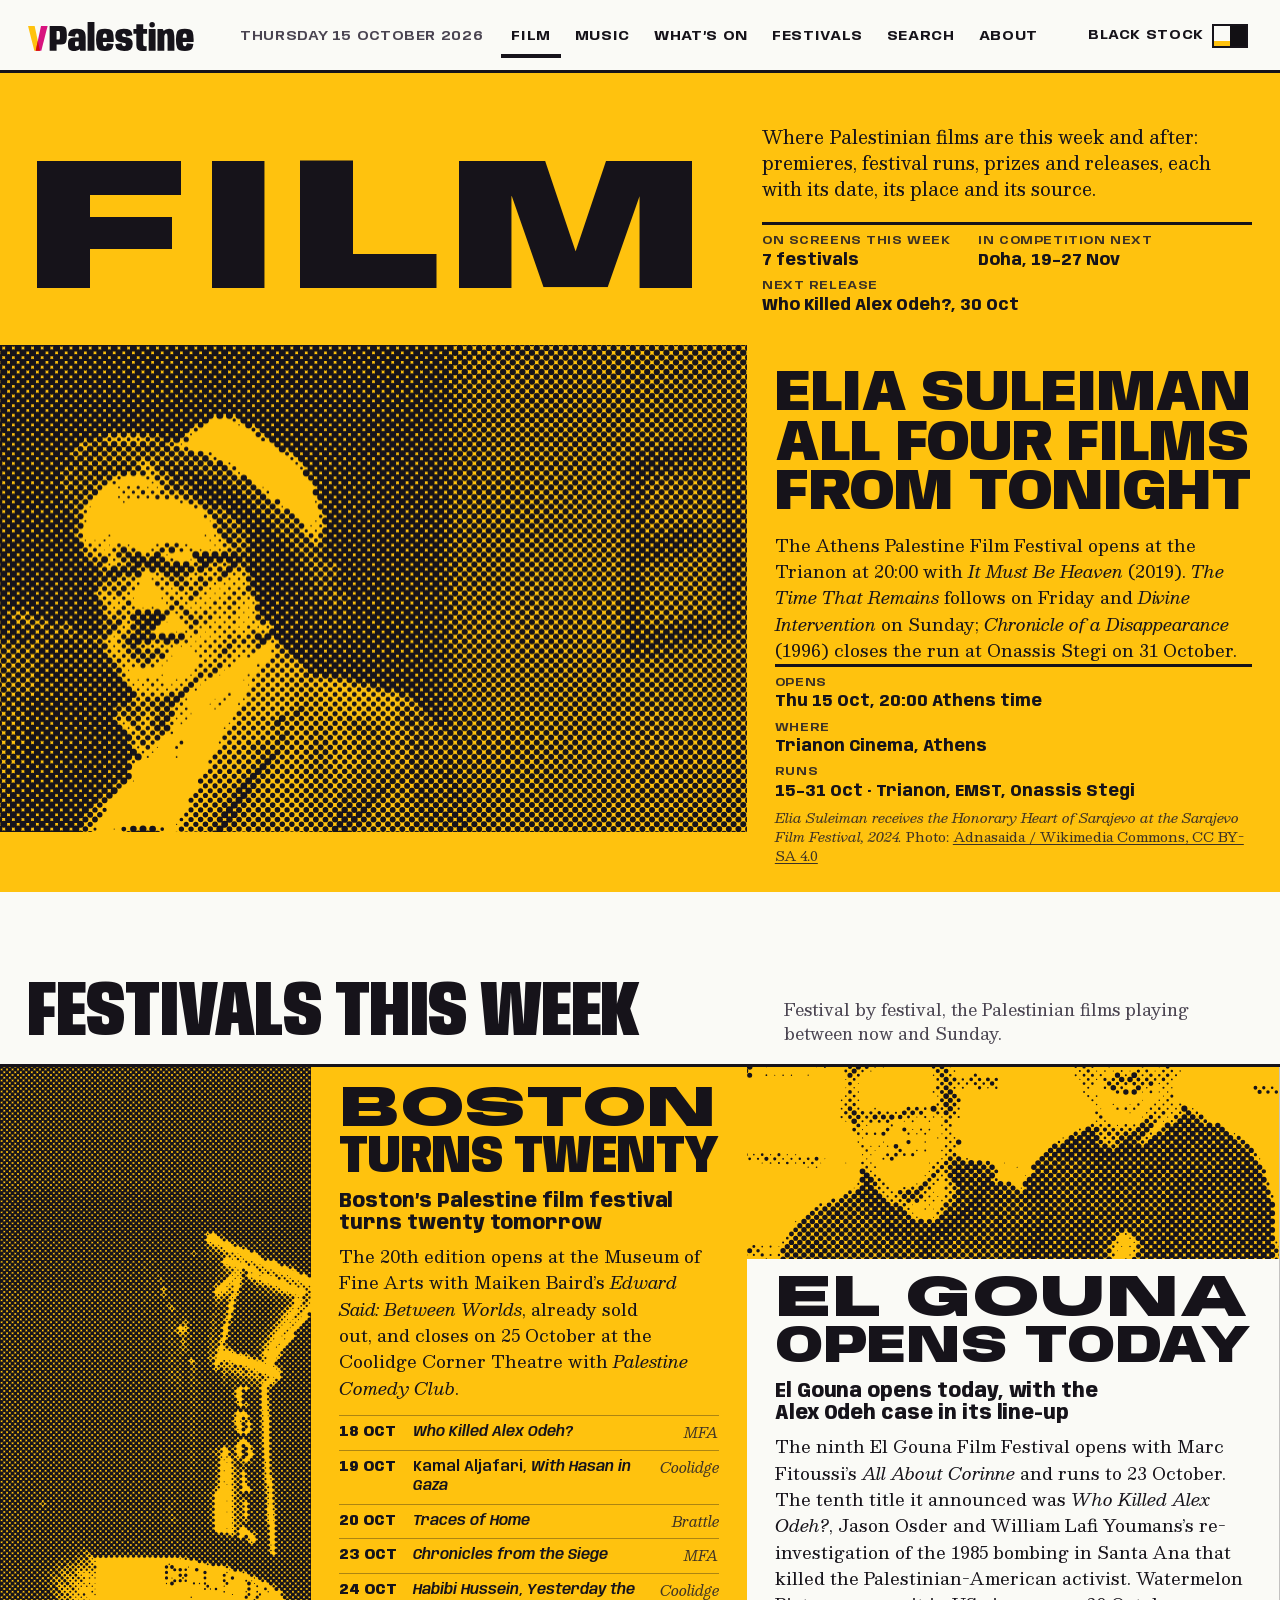
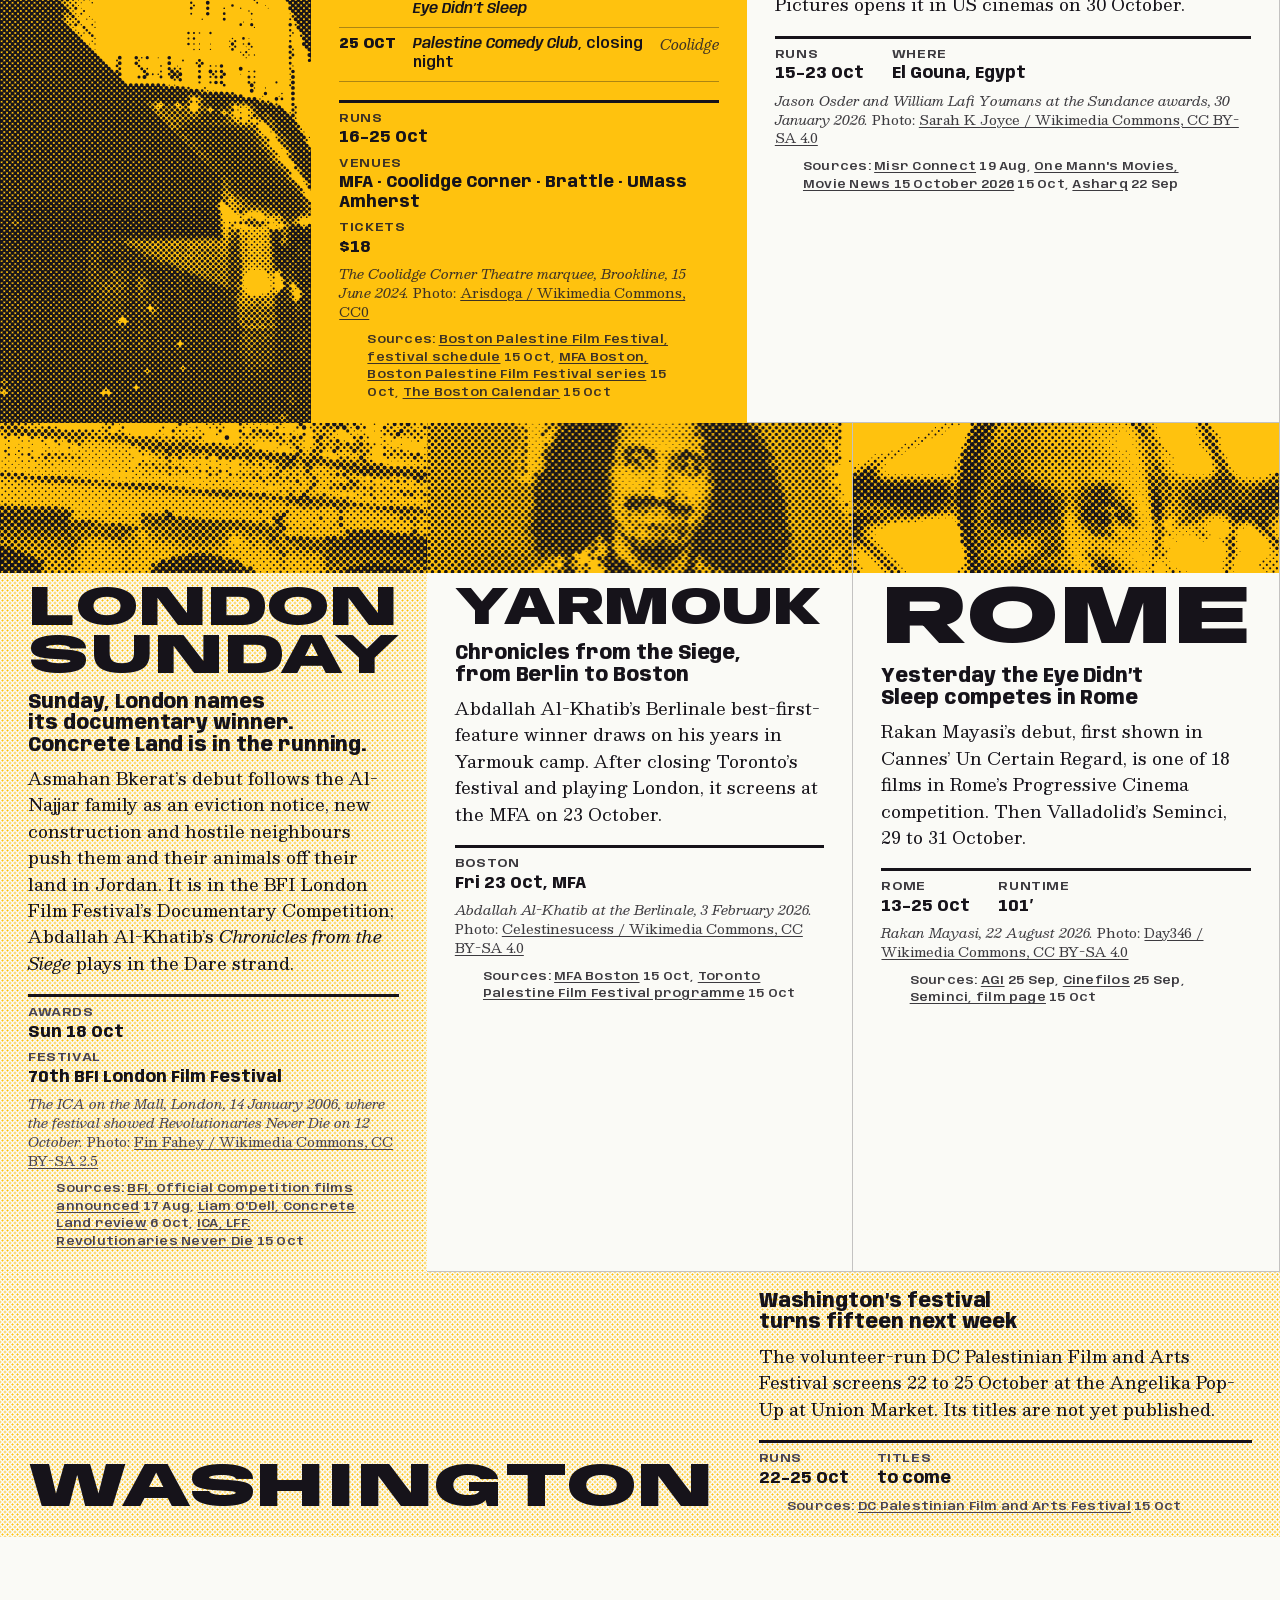
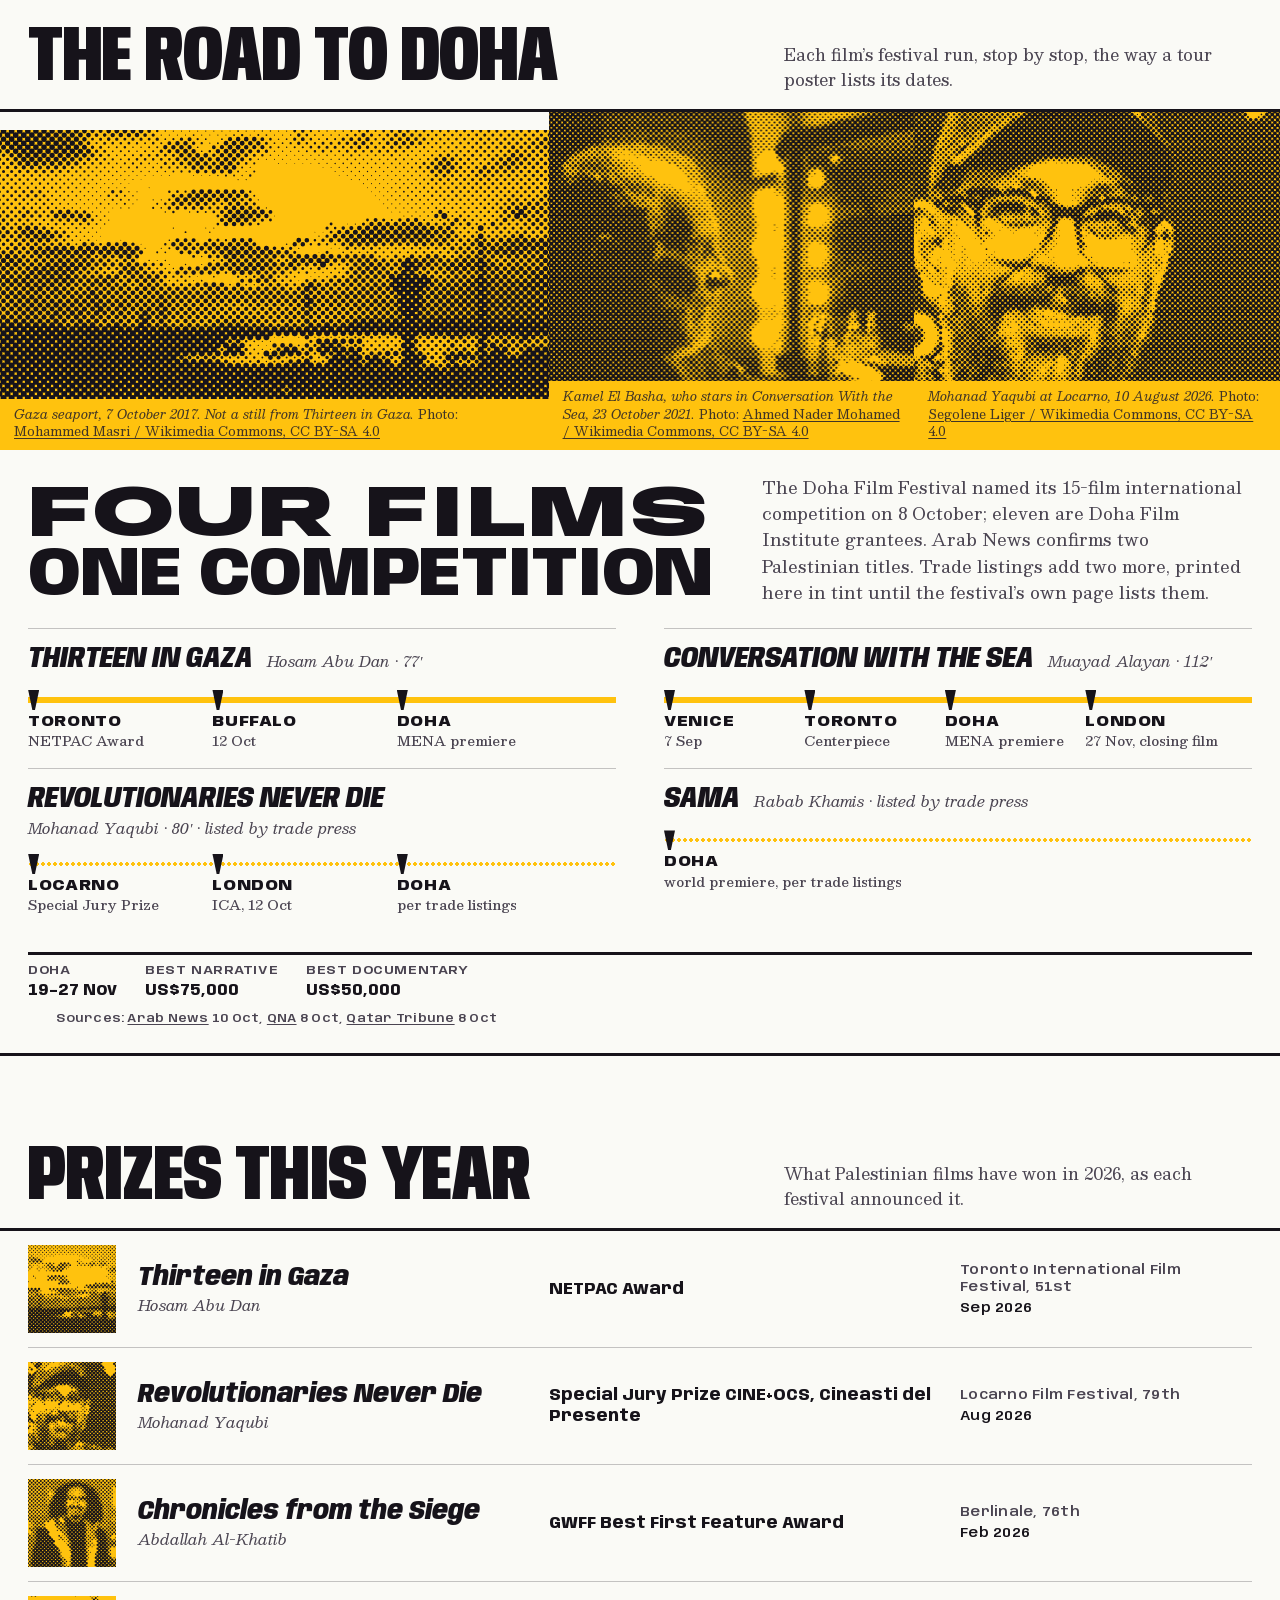
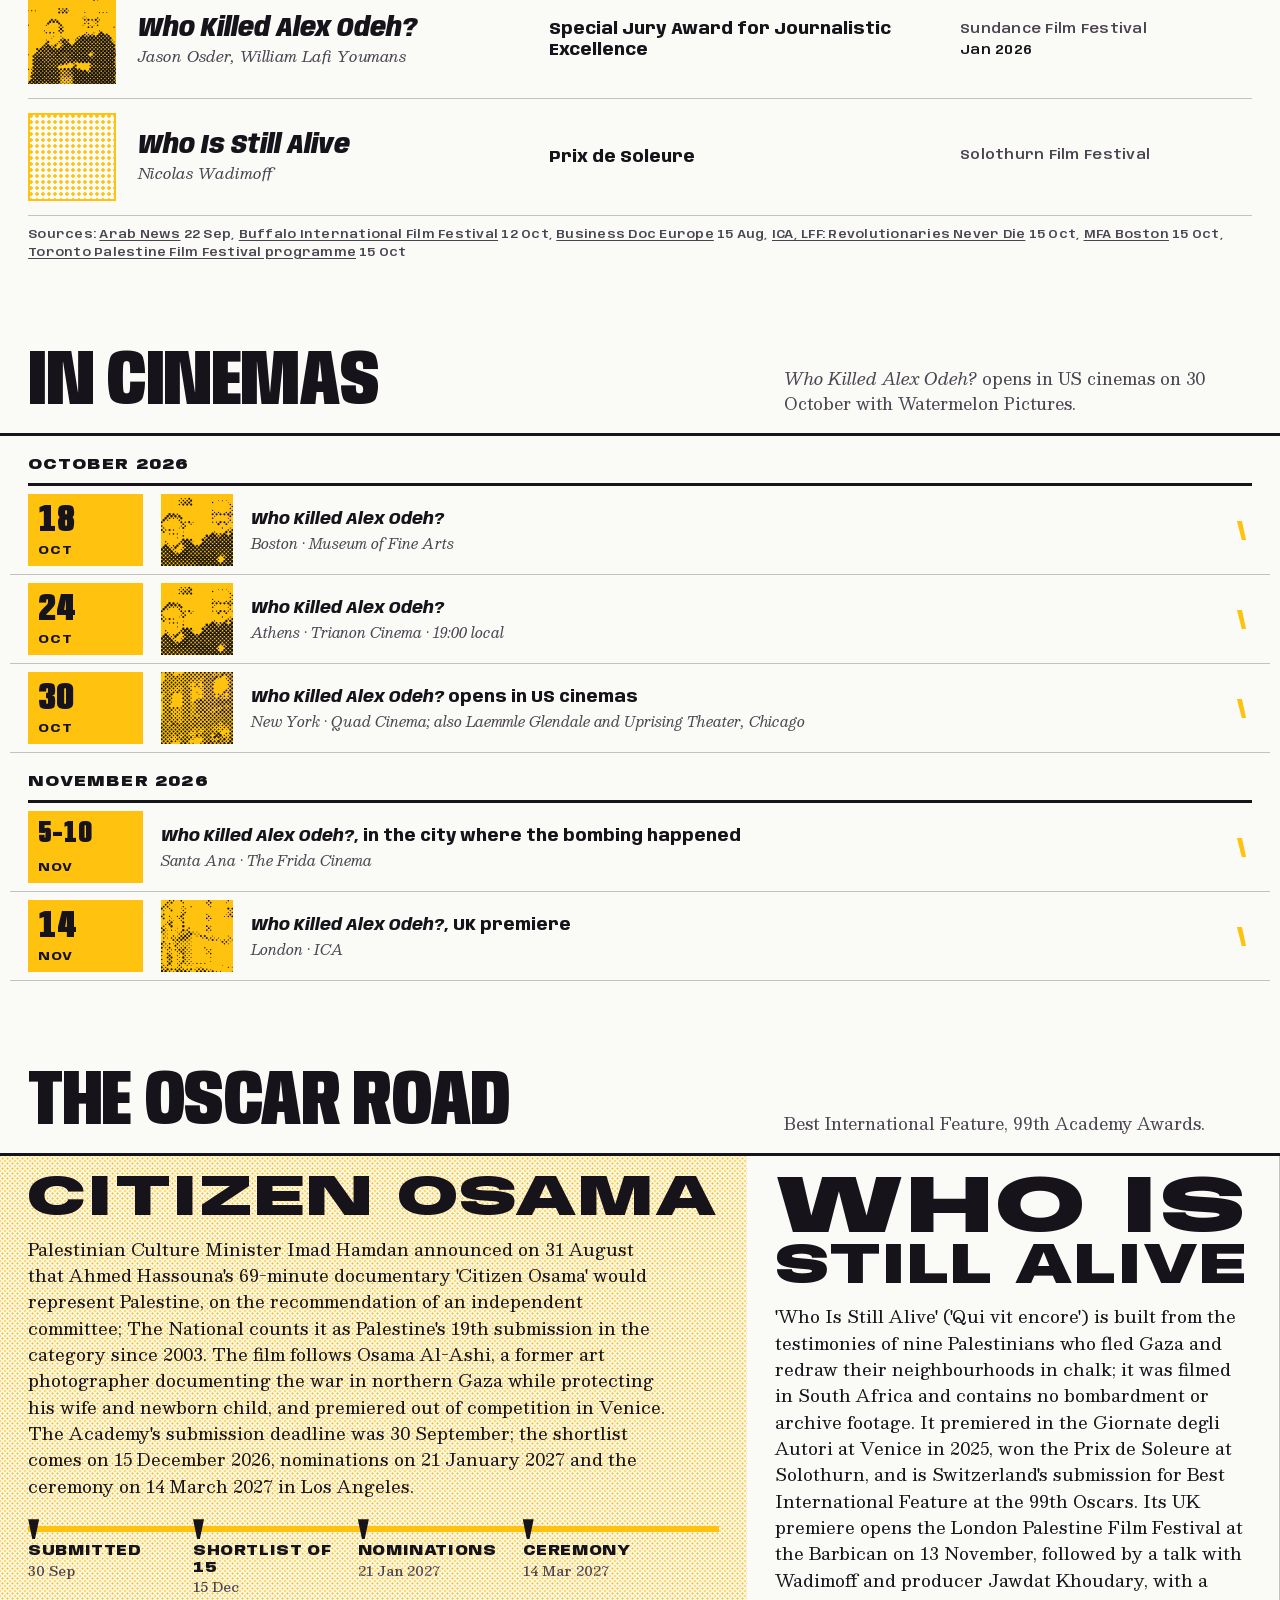
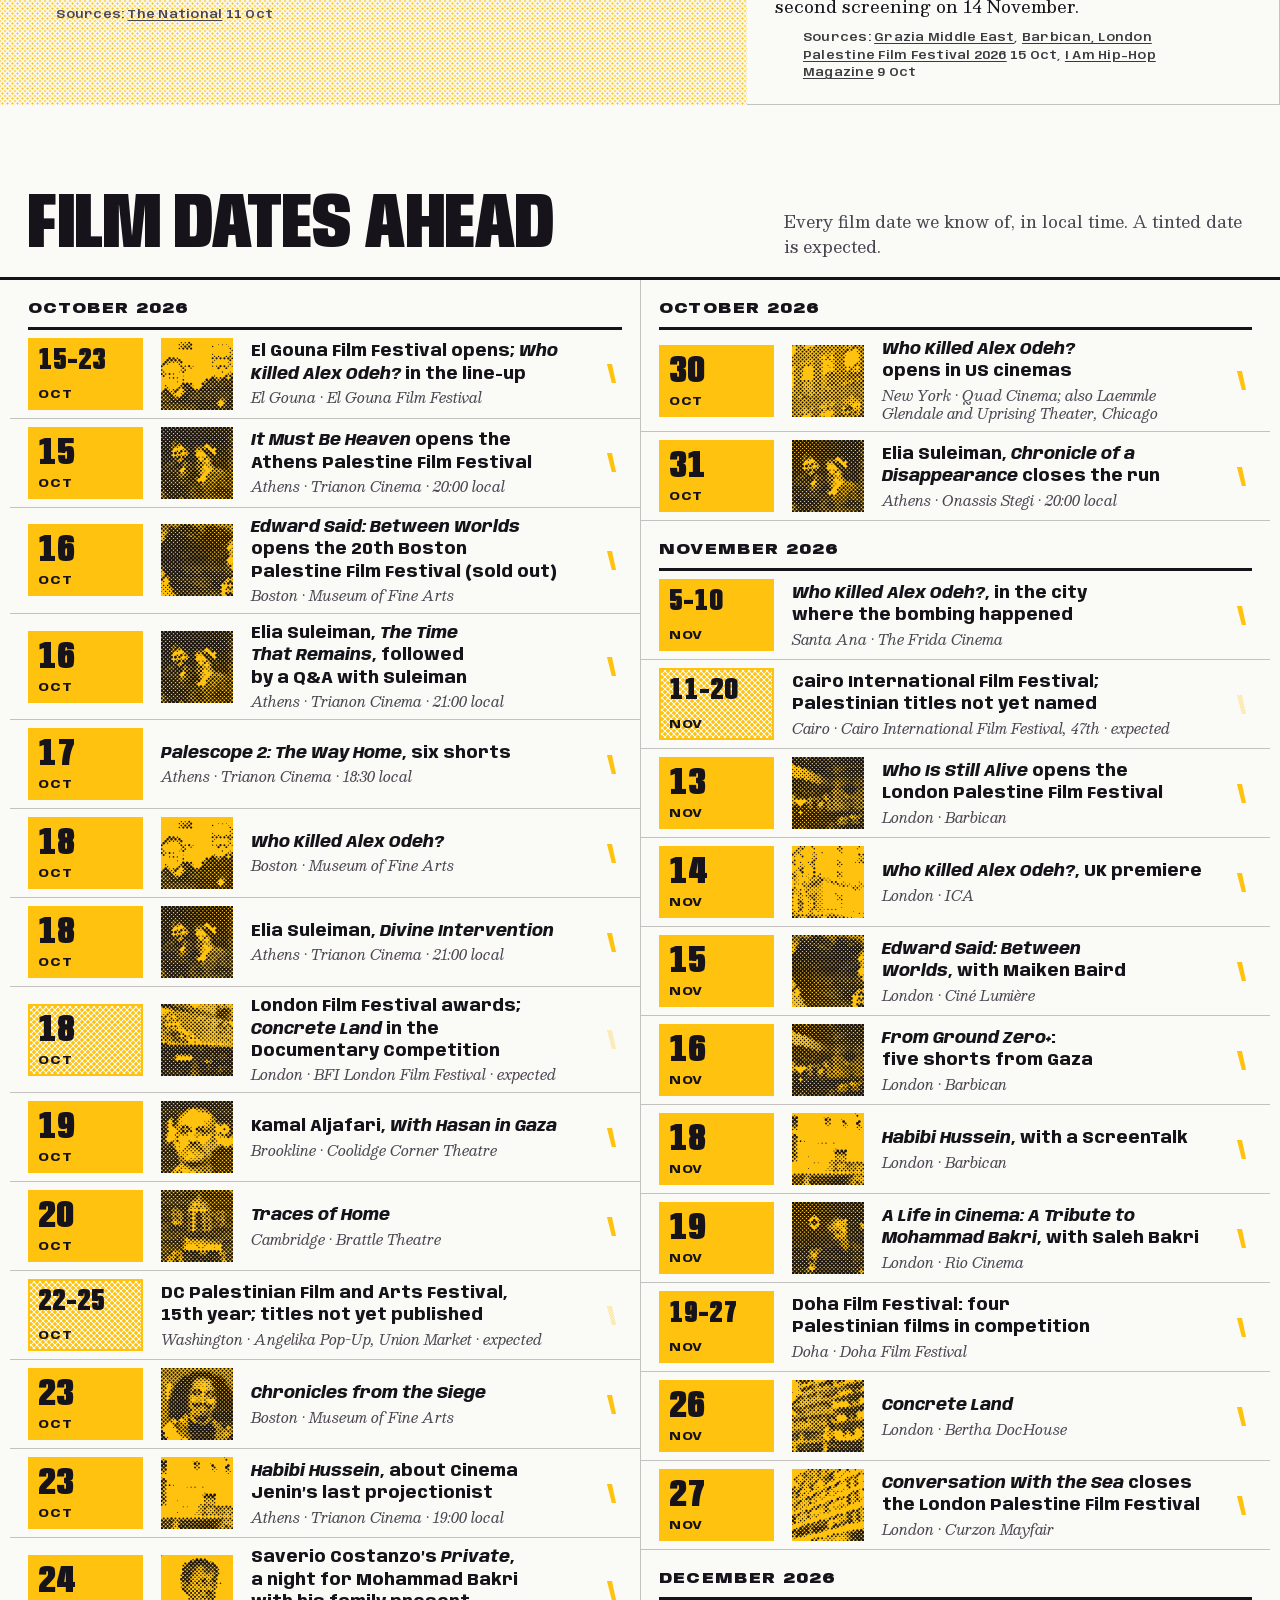
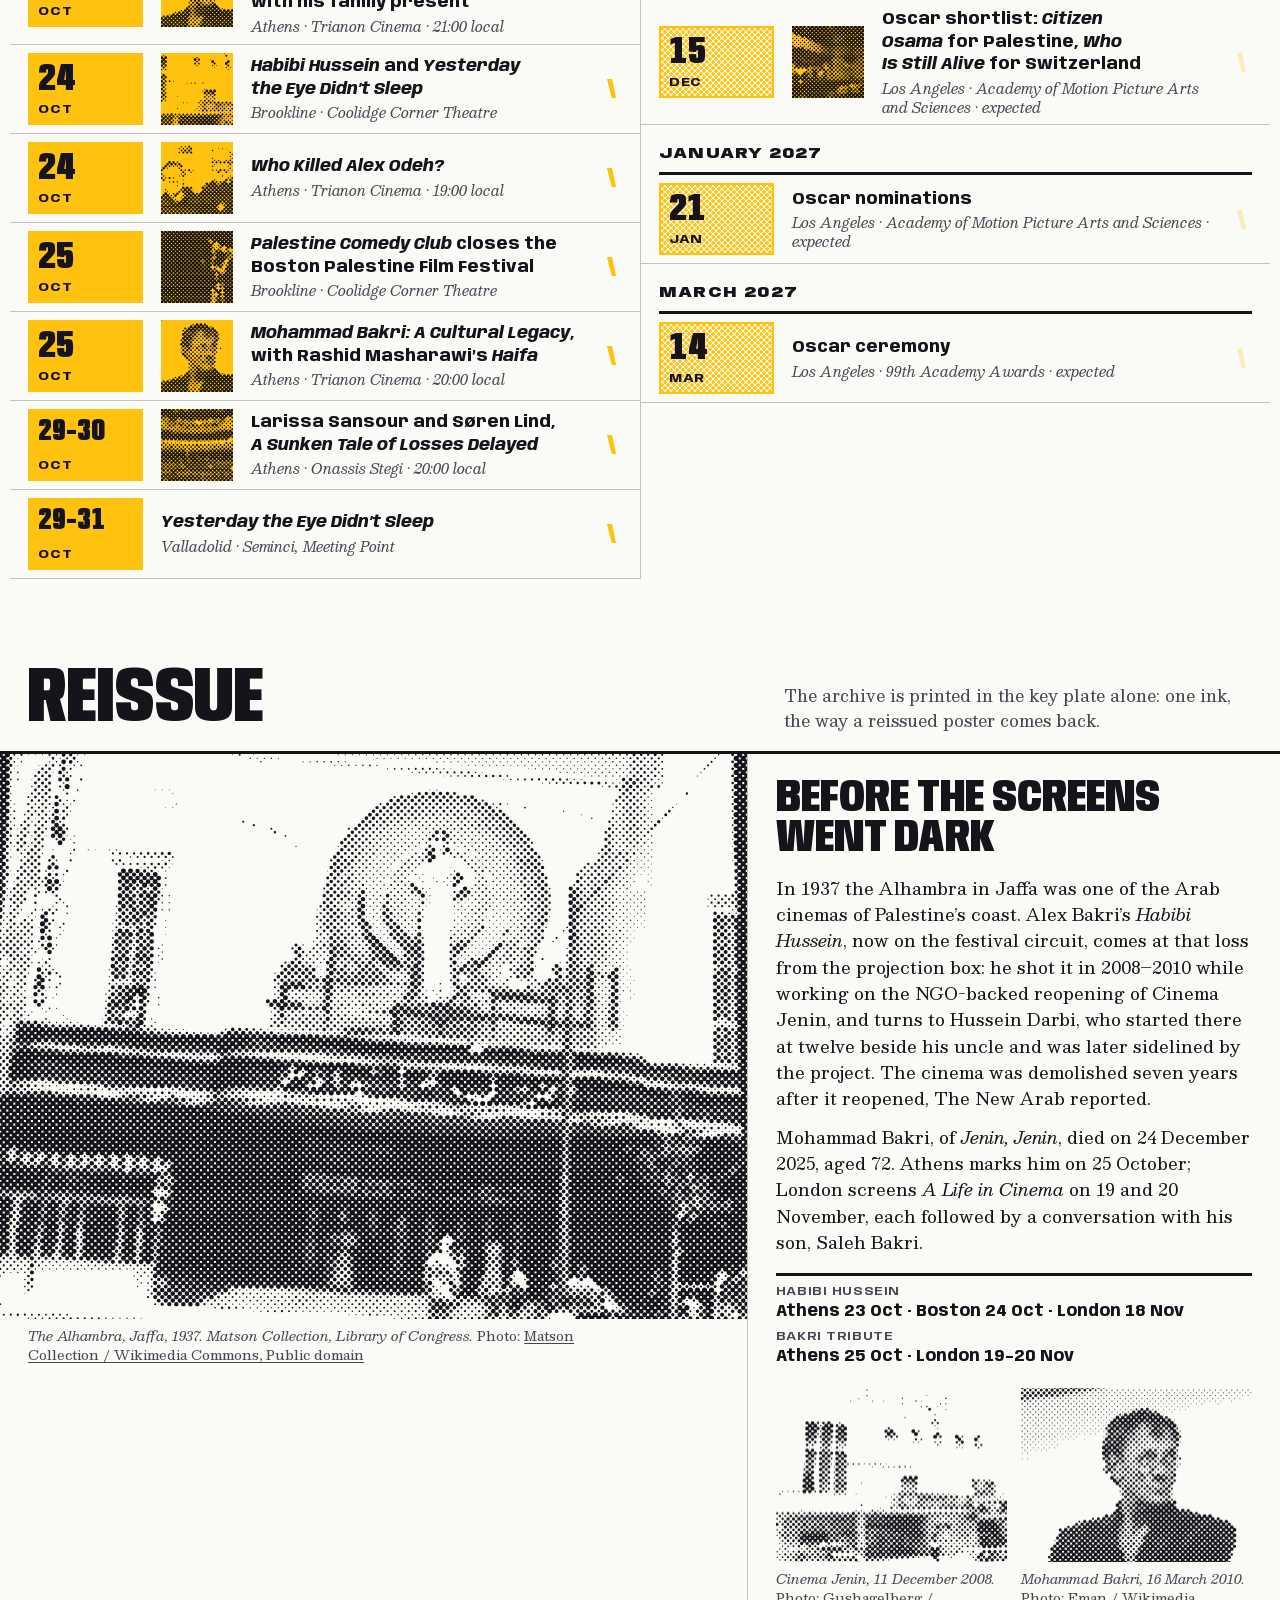
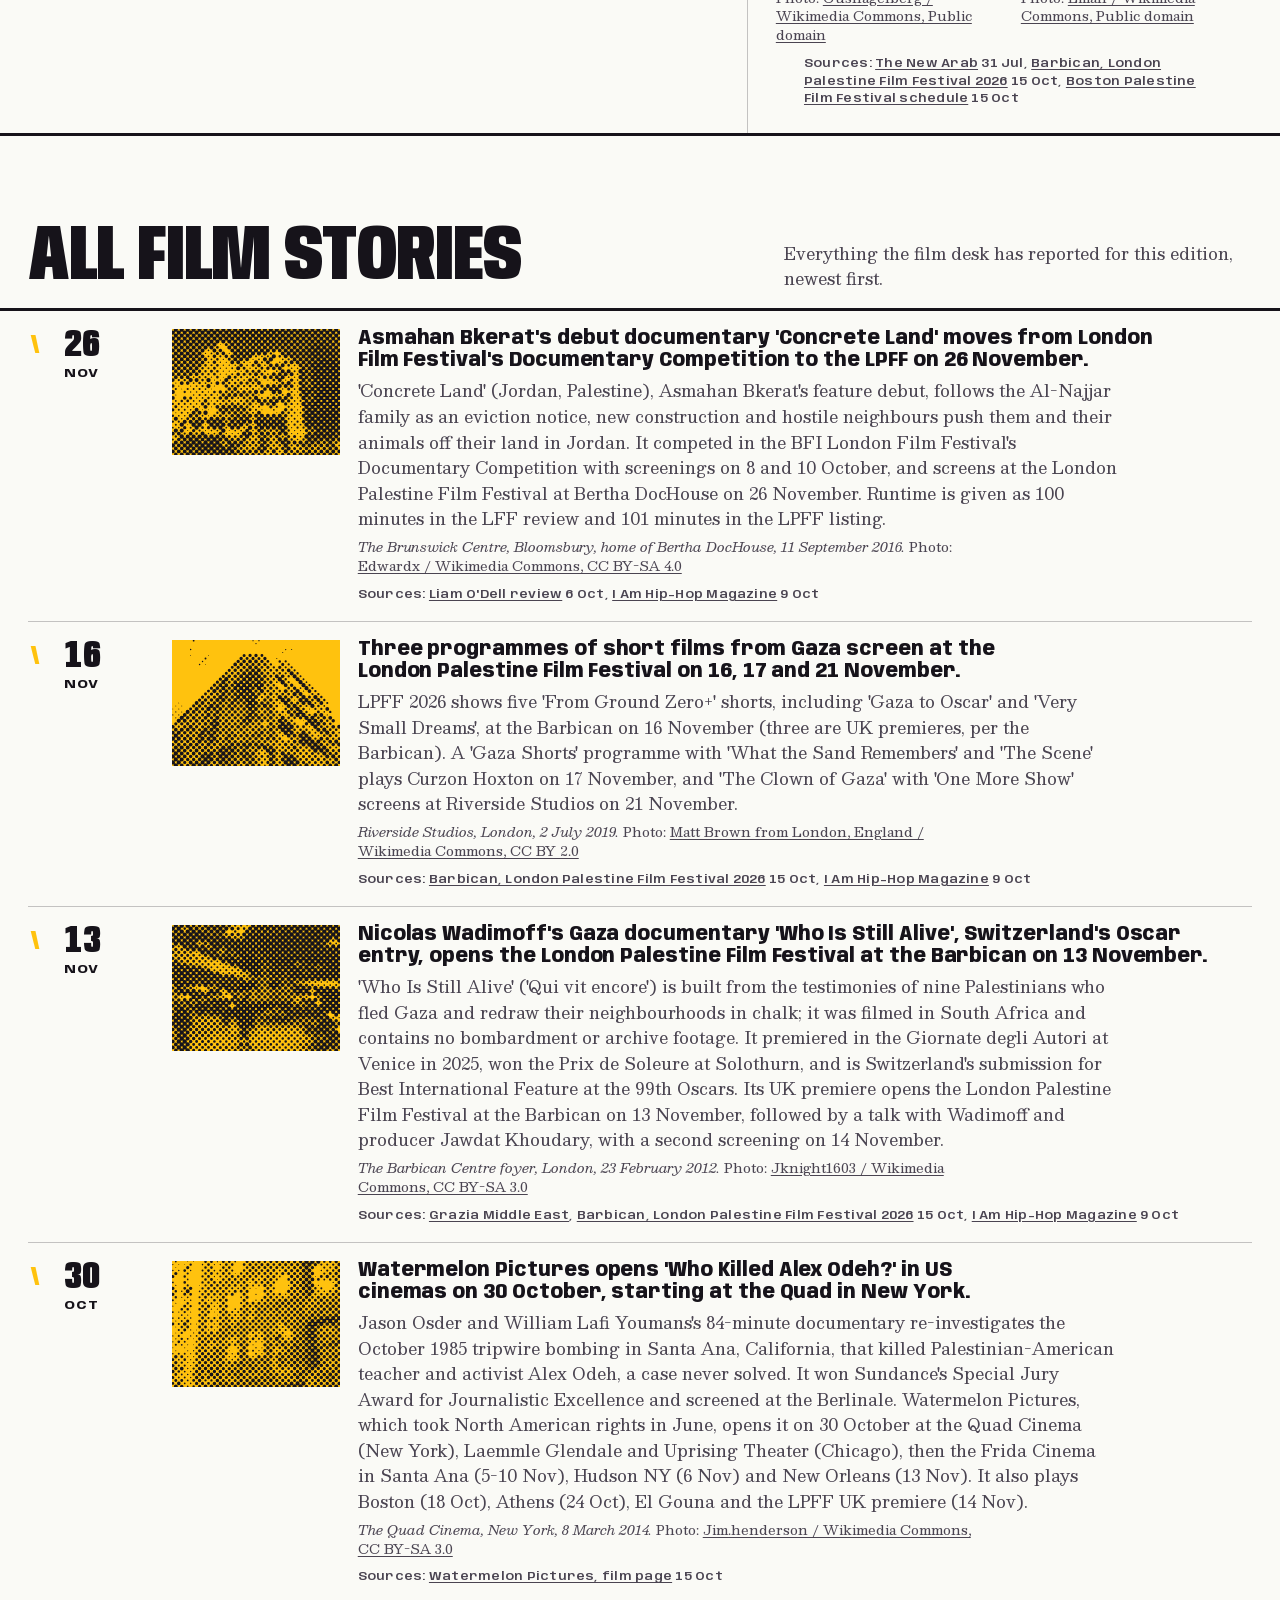
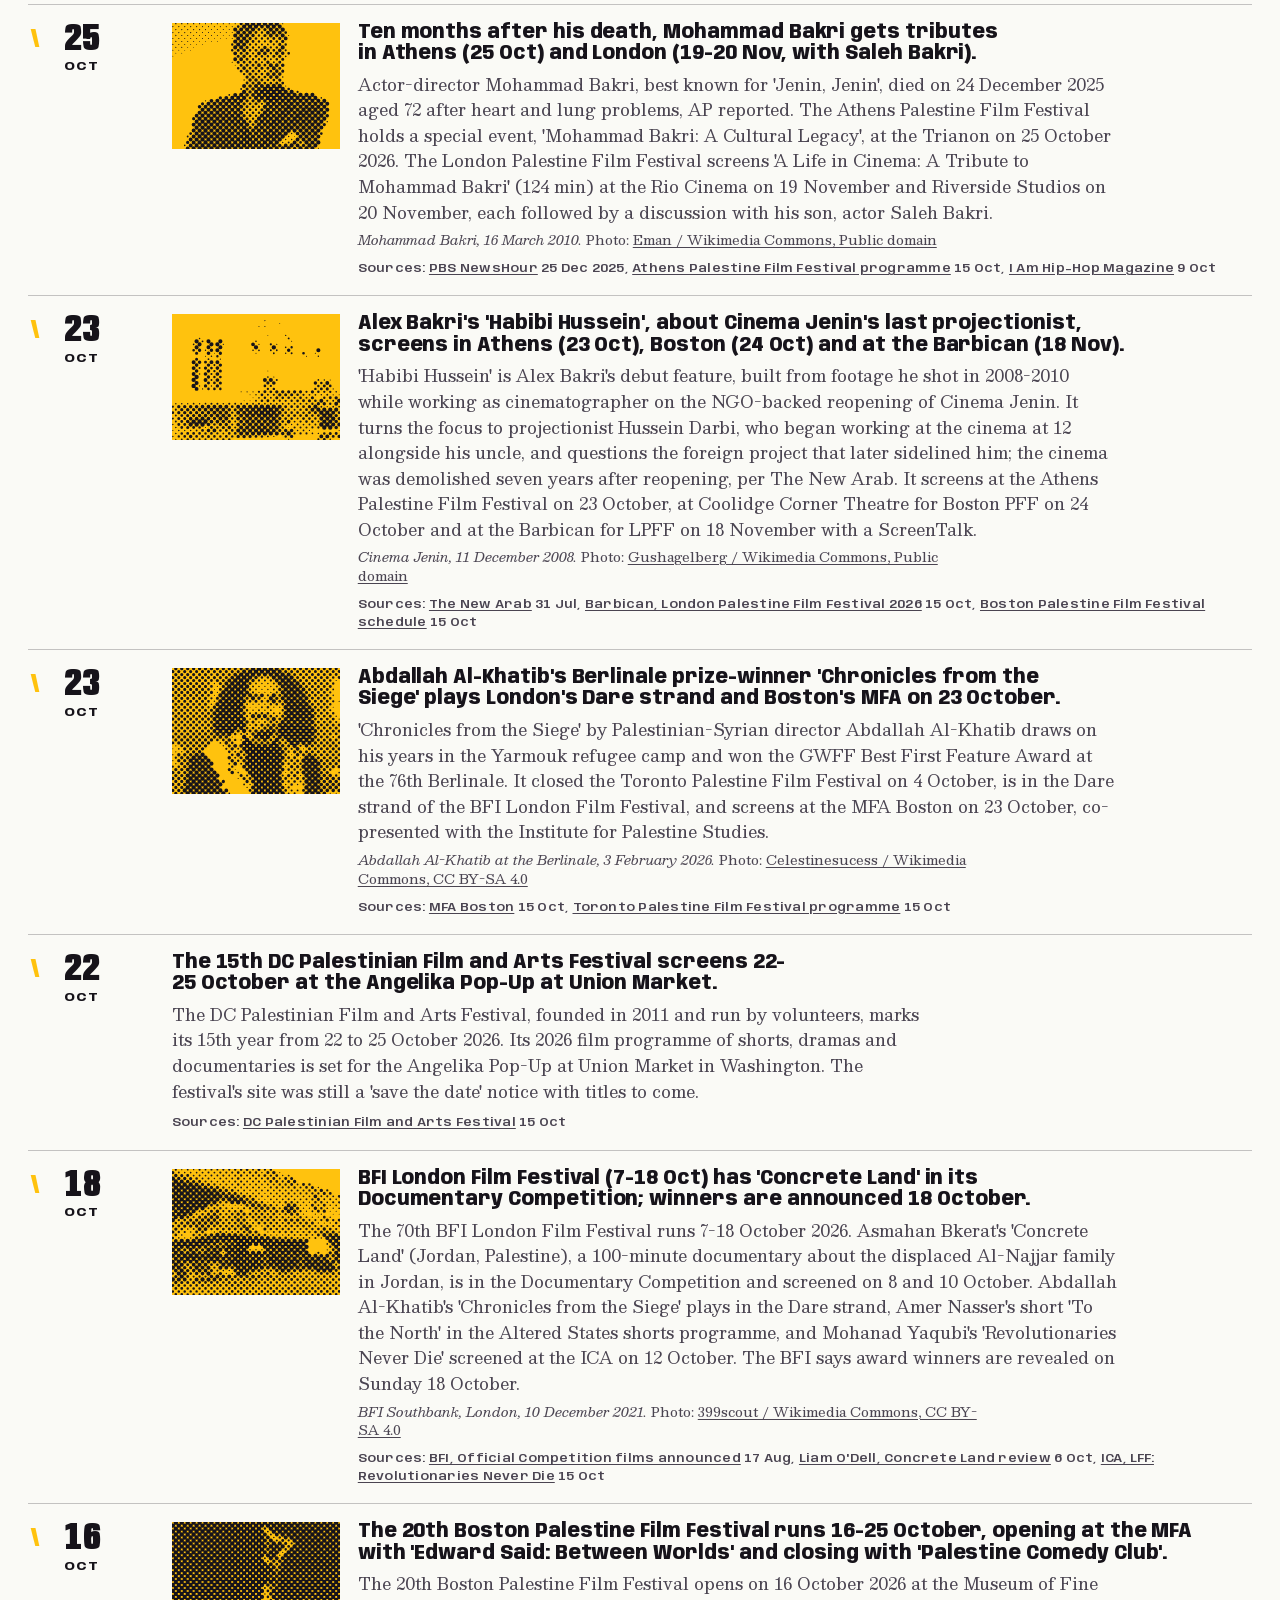
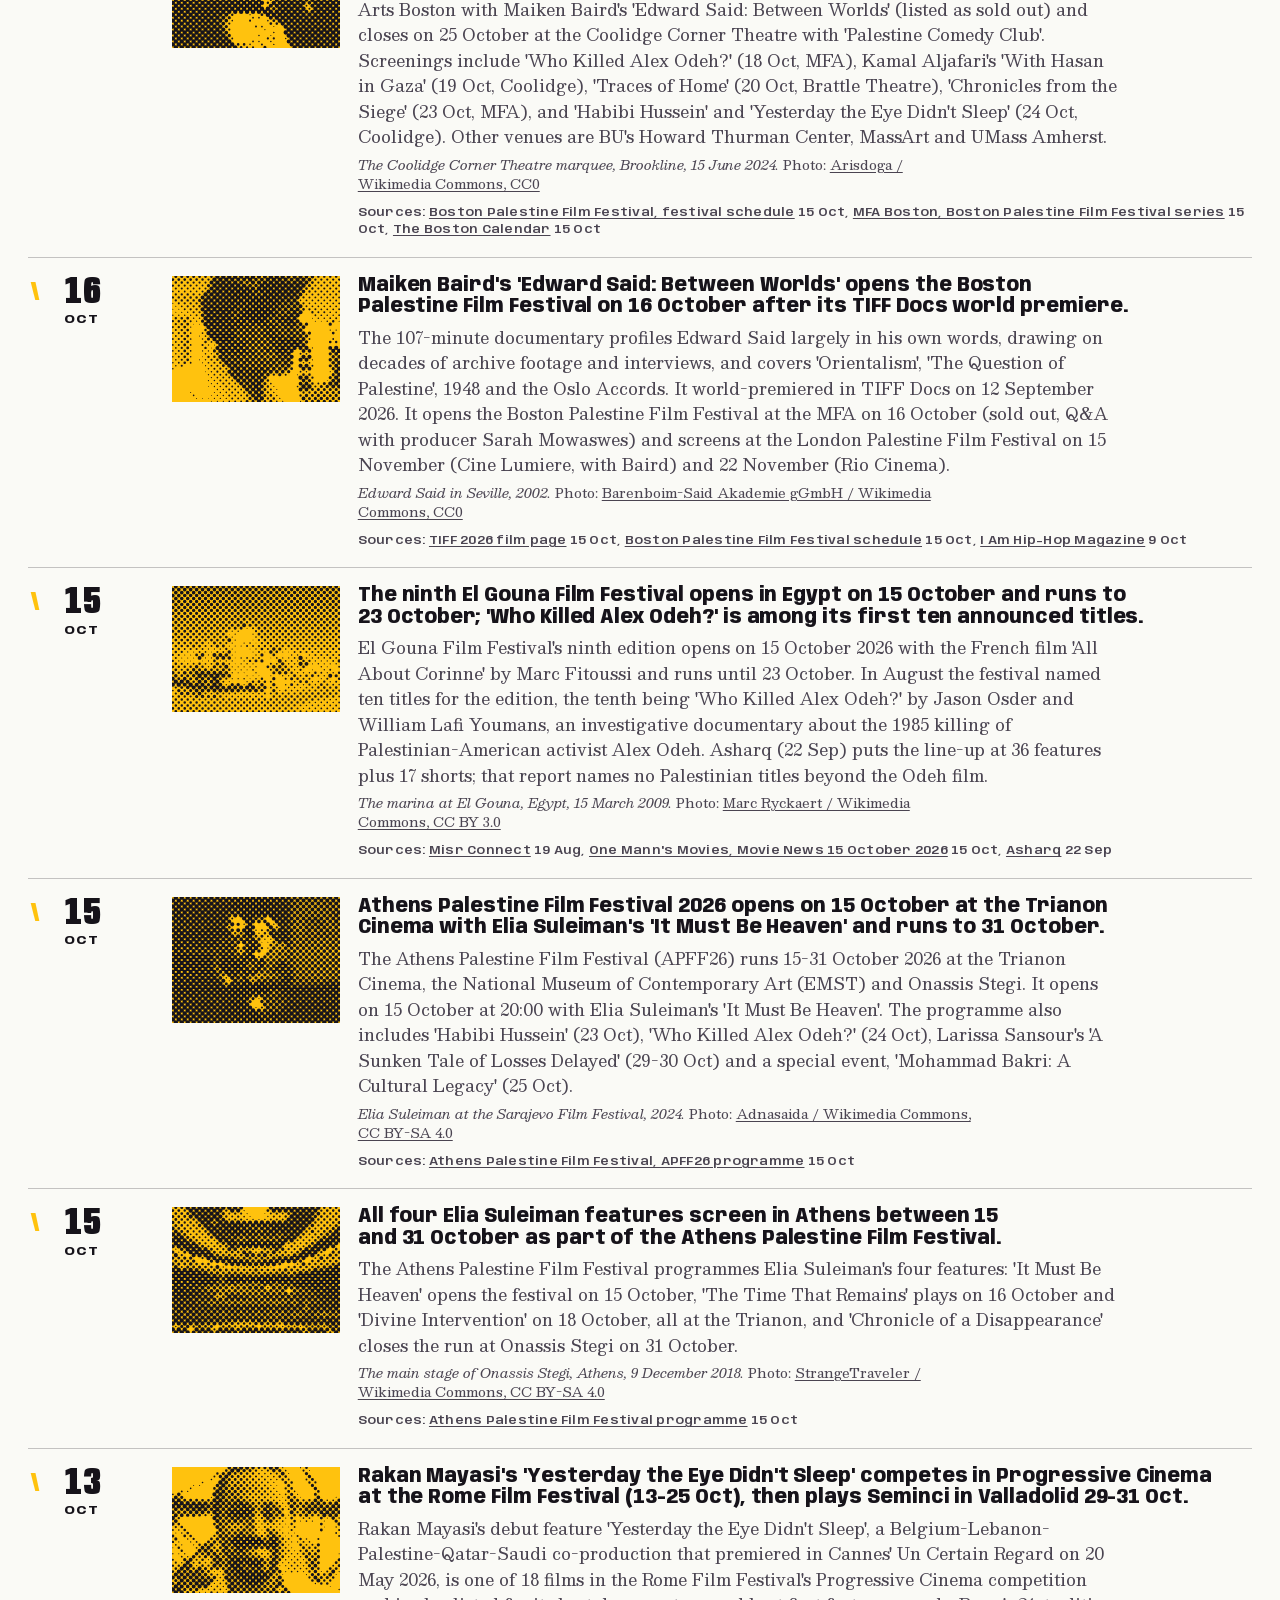
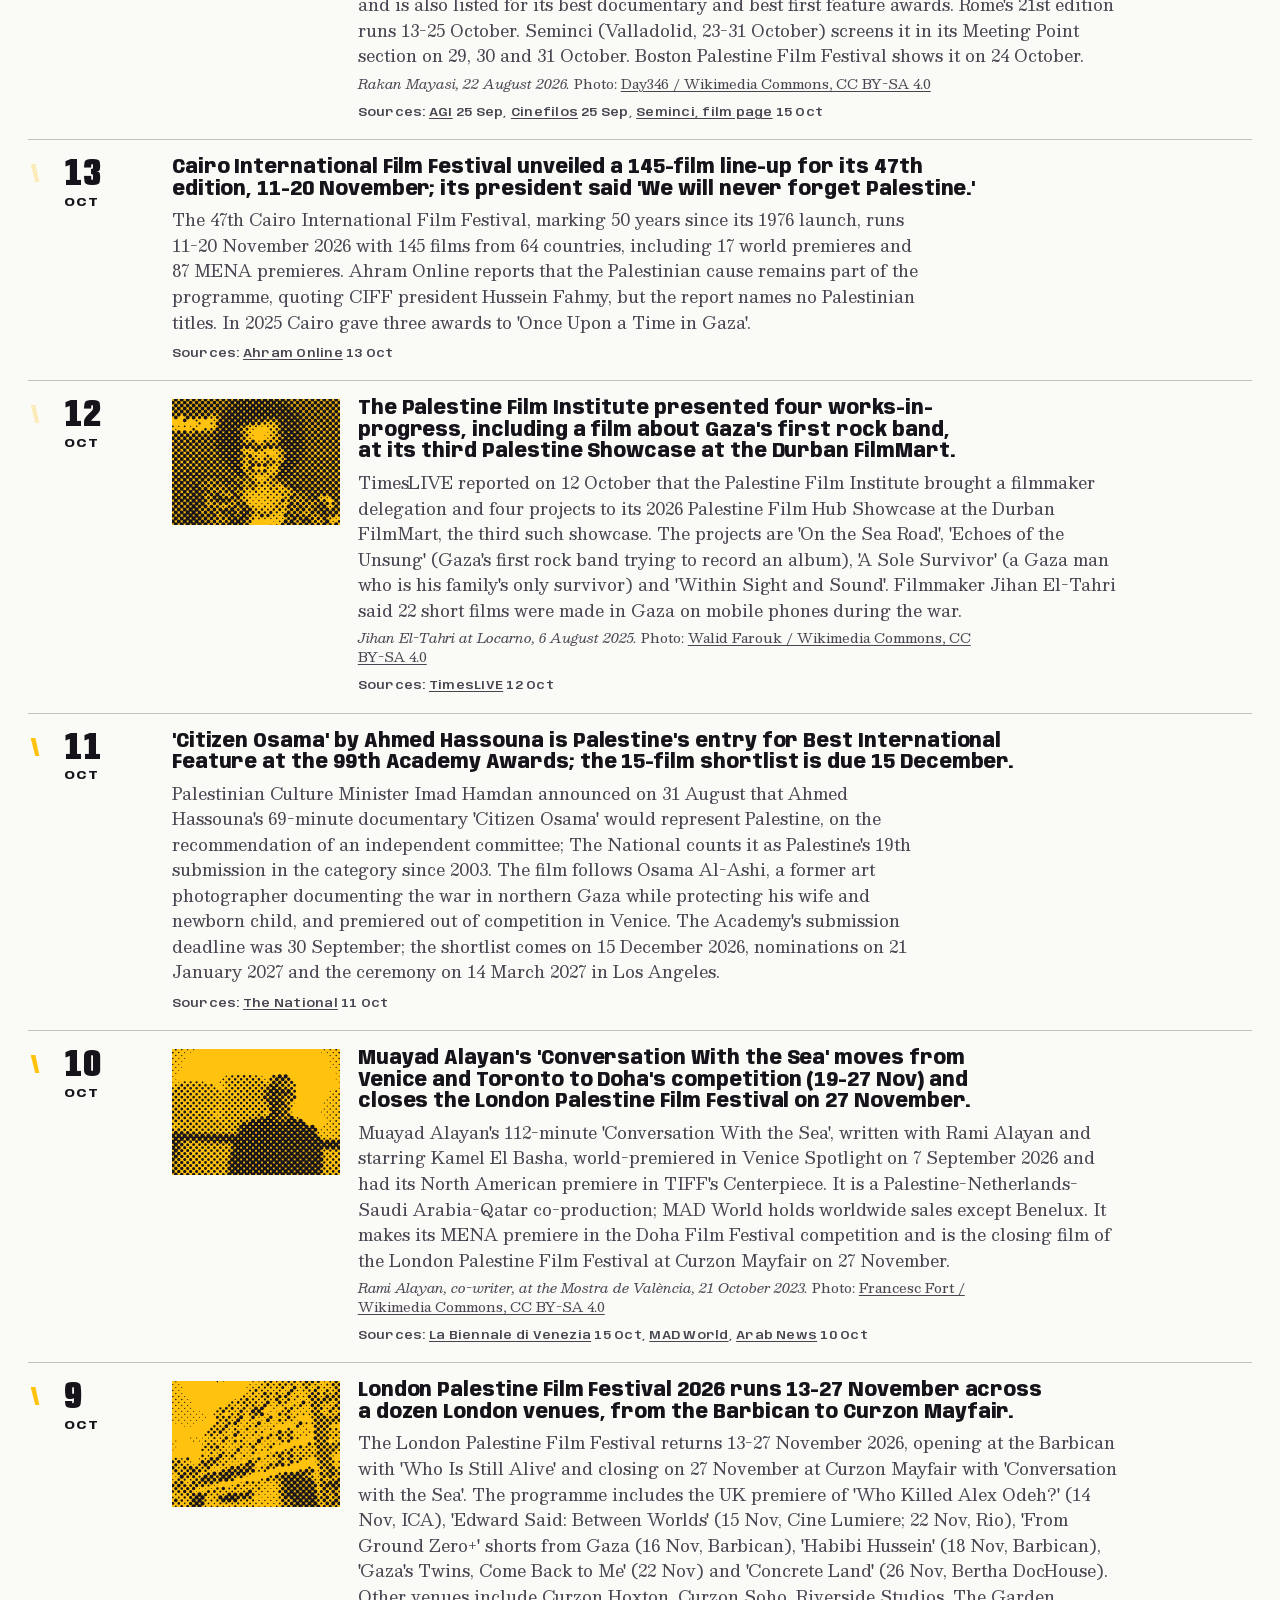
<file: film.html>
<!doctype html>
<html lang="en">
<head>
<meta charset="utf-8">
<meta name="viewport" content="width=device-width, initial-scale=1">
<title>Film — VPalestine</title>
<meta name="description" content="Palestinian films this week: festivals, prizes, releases and every date ahead.">
<meta name="theme-color" content="#FAFAF6">
<meta property="og:type" content="website">
<meta property="og:site_name" content="VPalestine">
<meta property="og:title" content="Film — VPalestine">
<meta property="og:description" content="Palestinian films this week: festivals, prizes, releases and every date ahead.">
<meta property="og:image" content="https://taktek-dev.github.io/vpalestine-prototype/assets/og.png">
<meta name="twitter:card" content="summary_large_image">
<link rel="icon" href="favicon.svg?v=20" type="image/svg+xml">
<link rel="preload" href="assets/fonts/anybody-var.woff2?v=1" as="font" type="font/woff2" crossorigin>
<link rel="preload" href="assets/fonts/besley-var.woff2?v=1" as="font" type="font/woff2" crossorigin>
<link rel="stylesheet" href="assets/css/vp.css?v=20">
<link rel="stylesheet" href="assets/css/pages.css?v=20">
<script>(function(){var d=document.documentElement;try{if(localStorage.getItem('vp-stock')==='black')d.dataset.stock='black'}catch(e){}
var seen=false;try{seen=sessionStorage.getItem('vp-pulled')==='1'}catch(e){}
if((location.search.indexOf('pull')>-1||!seen)&&!matchMedia('(prefers-reduced-motion: reduce)').matches&&document.visibilityState!=='hidden'){d.classList.add('pulling');setTimeout(function(){d.classList.remove('pulling')},6000)}})();</script>
</head>
<body id="top">
<!--
THESIS: VPalestine prints Palestinian film and music like its film-week and concert posters: film in one silkscreen ink, music in the other, a third colour where they overprint. Refuses the dark streaming poster-grid and the festival-programme template.
OWN-WORLD: White stock is the light (black stock at night, inks opaque on an underbase). Projector yellow, fuchsia, overprint red, key. Anybody set to each sheet's measure by width, Besley for reading. Photos as 45-degree halftones. Rank by sheet format; state by ink density (solid, tint, outline); the V strokes are the legend.
STORY: Readers see tonight's film and tomorrow's record, plan the week from the handbill, follow festival runs, check dates ahead.
FIRST VIEWPORT: Left 7/12, a yellow one-sheet: halftone Suleiman, three fitted title lines, deck, billing band. Right: fuchsia MC Abdul sleeve overprinting the one-sheet's edge in red. Directly under, the This week handbill as a day-column strip.
FORM: Overprint, grounded candidate 3 of 7, seed 0b2cf4c5.
FINISH: unreviewed and undocumented is unfinished; this build ends with the finish review, the verdict, and DESIGN.md
-->
<a class="skip" href="#main">Skip to the page</a><svg width="0" height="0" style="position:absolute" aria-hidden="true" focusable="false"><defs><pattern id="tint-f" width="110" height="110" patternUnits="userSpaceOnUse"><circle cx="27" cy="27" r="26" fill="var(--film)"/><circle cx="82" cy="82" r="26" fill="var(--film)"/></pattern><pattern id="tint-m" width="110" height="110" patternUnits="userSpaceOnUse"><circle cx="27" cy="27" r="26" fill="var(--music)"/><circle cx="82" cy="82" r="26" fill="var(--music)"/></pattern><pattern id="tint-o" width="110" height="110" patternUnits="userSpaceOnUse"><circle cx="27" cy="27" r="26" fill="var(--over)"/><circle cx="82" cy="82" r="26" fill="var(--over)"/></pattern></defs></svg><div class="marks" aria-hidden="true"><i></i><i></i><i></i><i></i></div><div class="squeegee" aria-hidden="true"></div><header class="mast"><a class="mark" href="./home.html"><svg viewBox="0 -220 9063 1570" role="img" aria-label="VPalestine, home"><path class="f" d="M0.0 0.0L360.0 0.0L649.2 1350.0L343.5 1350.0Z"/><path class="m" d="M707.0 0.0L1067.0 0.0L723.5 1350.0L417.8 1350.0Z"/><path class="o" d="M533.5 810.0L649.2 1350.0L417.8 1350.0Z"/><g class="w"><path transform="translate(1137 1350) scale(1 -1)" d="M40.872472789138556 0.0H418.6870838999748V346.0653406791389H663.1478675603867Q907.6145270727575 346.0653406791389 943.3359496425837 506.2498502526432Q979.05737221241 666.4343598261476 979.05737221241 850.2591231539845Q979.05737221241 1032.180932380259 944.0916869472712 1191.0904661901295Q909.1260016821325 1350.0 663.1478675603867 1350.0H40.872472789138556ZM418.6870838999748 611.4152366258204V1084.6501040533185H533.0216710343957Q575.2065082378685 1084.6501040533185 589.0512640122324 1037.6693802587688Q602.8960197865963 990.6886564642191 602.8960197865963 849.2678052866759Q602.8960197865963 706.393810916692 589.8070013169199 658.9045237712562Q576.7179828472435 611.4152366258204 533.0216710343957 611.4152366258204ZM1396.9759109020233 -10.430395152419806Q1446.3371845073998 -10.430395152419806 1491.351659733802 -0.8061260934919119Q1536.3661349602044 8.818142965435982 1572.9924976434559 24.75077431462705Q1609.6188603267074 40.68340566381812 1635.436639867723 59.77705954760313Q1661.2544194087386 78.87071343138814 1671.5924309194088 99.34230790659785L1710.1843377761543 0.0H2003.5082371346653V757.9716009907424Q2003.5082371346653 934.7974900901318 1950.694851236418 1031.5084442421794Q1897.8814653381705 1128.219398394227 1792.7007393520325 1167.0112431496382Q1687.5200133658946 1205.8030879050493 1527.5993469804525 1205.8030879050493Q1429.8090711273253 1205.8030879050493 1346.5483389552683 1188.4870596583933Q1263.2876067832112 1171.1710314117372 1200.2155973874032 1129.939749887213Q1137.1435879915953 1088.708468362689 1096.973026432097 1013.9805184099823Q1056.8024648725986 939.2525684572756 1046.7040048539639 824.3802020959556L1424.2082557491958 772.58149876073Q1431.7442417219281 844.730436630547 1446.9119554273784 881.4128036331385Q1462.0796691328287 918.09517063573 1483.0830964036286 930.4159653726965Q1504.0865236744285 942.736760109663 1527.9038266055286 942.736760109663Q1559.894846495241 942.736760109663 1581.5351577848196 928.6911115609109Q1603.1754690743983 914.6454630121589 1614.5297010615468 876.8347753416747Q1625.8839330486953 839.0240876711905 1625.8839330486953 765.7310820631683V722.3884507268667H1365.4000836722553Q1278.690626066178 722.3884507268667 1216.59436846897 704.5473865699023Q1154.498110871762 686.7063224129379 1115.32662021555 645.5959345847368Q1076.155129559338 604.4855467565358 1058.1800131779164 535.0575316790491Q1040.2048967964947 465.6295166015625 1040.2048967964947 360.8956172019243Q1040.2048967964947 246.23455632850528 1061.934267802164 173.15076110325754Q1083.6636388078332 100.0669658780098 1128.9270982444286 59.82939921319485Q1174.190557681024 19.591832548379898 1240.3805060200393 4.580718697980046Q1306.5704543590546 -10.430395152419806 1396.9759109020233 -10.430395152419806ZM1500.381991069764 245.7091518379748Q1482.3783749453723 245.7091518379748 1467.5392053686082 250.85227323509753Q1452.7000357918441 255.99539463222027 1442.0641320105642 269.40774844400585Q1431.4282282292843 282.8201022557914 1426.3330176528543 308.5928629171103Q1421.2378070764244 334.3656235784292 1421.2378070764244 378.13637671619654Q1421.2378070764244 422.7615610063076 1426.9714517276734 449.2929702308029Q1432.7050963789225 475.8243794552982 1443.2159330807626 487.9974935874343Q1453.7267697826028 500.1706077195704 1470.0804956518114 504.35157695785165Q1486.43422152102 508.5325461961329 1506.7229069061577 508.5325461961329H1622.953367471695V294.37175719439983Q1613.8142447657883 280.9603174291551 1594.0860947594047 269.25133732147515Q1574.357944753021 257.5423572137952 1549.8102364763618 251.625754525885Q1525.2625281997025 245.7091518379748 1500.381991069764 245.7091518379748ZM2108.486451379955 0.0H2482.0765020623803V1570.0H2108.486451379955ZM3054.5884446799755 -9.593090701848269V246.85093591362238Q2998.094798501581 246.85093591362238 2968.512775786221 300.4409730806947Q2937.3707555122674 351.54670837149024 2937.3707555122674 599.4950694255531Q2937.3707555122674 839.6076580733061 2967.776399899274 893.6569497101009Q2998.209217019379 949.2177159562707 3052.4562678933144 949.2177159562707Q3109.833019066602 949.2177159562707 3135.6685219705105 898.560342554003Q3152.022191543132 855.5737932808697 3158.877500180155 713.2166108079255H2906.1119918115437V480.13037346303463H3531.434116870165Q3535.201986897737 535.7197537012398 3535.201986897737 599.547475039959Q3535.201986897737 861.4693441167474 3476.3217299319804 1034.8647805824876Q3414.3971735313535 1207.2602170482278 3052.0376156680286 1207.2602170482278Q2695.922808188945 1207.2602170482278 2632.891061965376 1036.3394751697779Q2568.3264909163117 865.418733291328 2568.3264909163117 600.9521985687315Q2568.3264909163117 338.95838848128915 2633.181612893939 163.90265011042356Q2694.992435436696 -9.593090701848269 3054.5884446799755 -9.593090701848269ZM3054.5884446799755 246.85093591362238V-9.593090701848269Q3229.842917665839 -9.593090701848269 3318.2726346738636 28.84991692006588Q3405.750874631107 66.34144749119878 3455.3290830664337 140.49202181398869Q3504.8315958194435 212.15829426050186 3515.9300558380783 367.02714831382036L3160.1684898510575 415.057981621474Q3149.4886820577085 357.22463177517056 3139.4472736753523 316.1353252530098Q3127.8730404675007 276.557493340224 3107.5837653540075 261.6663667857647Q3088.778792116791 246.85093591362238 3054.5884446799755 246.85093591362238ZM4101.88112828508 -8.337134025990963Q4338.097772747278 -8.337134025990963 4453.003186091781 76.8846078813076Q4567.908599436283 162.10634978860617 4567.908599436283 384.8665456213057Q4567.908599436283 558.551305796951 4476.941154759377 636.7068599369377Q4385.973710082471 714.8624140769243 4233.603555444628 736.5413069352508Q4109.722224857658 758.8299784548581 4048.870115827769 768.8341037798673Q3988.01800679788 778.8382291048765 3988.01800679788 848.8034650199115Q3988.01800679788 894.7748171314597 4006.7748958282173 920.3733112215996Q4025.5317848585546 945.9718053117394 4073.3314515911043 945.9718053117394Q4125.180420864373 945.9718053117394 4158.244148500264 901.8810224495828Q4191.307876136154 857.7902395874262 4202.8249883800745 781.5642668157816L4557.025679323822 842.268839482218Q4533.7863047719 1055.1523033380508 4415.339015562087 1128.9933937452734Q4296.891726352274 1202.8344841524959 4075.843364942819 1202.8344841524959Q3848.975314658135 1202.8344841524959 3731.196422036737 1119.4133355300874Q3613.4175294153392 1035.9921869076788 3613.4175294153392 845.7206886671484Q3613.4175294153392 663.9598146900535 3694.0518442094326 577.7647408787161Q3774.686159003526 491.56966706737876 3936.0665923170745 466.7707790918648Q4065.970970015973 443.5849759876728 4129.430219922215 430.593905845657Q4192.889469828457 417.6028357036412 4192.889469828457 349.3193769417703Q4192.889469828457 299.6578985415399 4170.4539928194135 274.30104779079556Q4148.01851581037 248.94419704005122 4103.74604421109 248.94419704005122Q4044.8653879724443 248.94419704005122 4010.3682799134403 289.63034911081195Q3975.8711718544364 330.3165011815727 3964.354059610516 415.64287619292736L3609.6205438412726 354.1009990759194Q3635.3718317449093 141.32742386311293 3758.613193789497 66.49514491856098Q3881.8545558340847 -8.337134025990963 4101.88112828508 -8.337134025990963ZM5095.349057447165 -15.061864878982306Q5214.628976762295 -15.061864878982306 5325.712668642402 8.2059326171875V267.4663522094488Q5284.222324285656 251.2014118693769 5231.832770779729 251.2014118693769Q5188.542287643999 251.2014118693769 5163.94357874617 272.89429742097855Q5139.344869848341 294.5871829725802 5139.344869848341 369.4741500094533V928.44736944139H5351.658363588154V1193.7972653880715H5139.344869848341V1450.8921865522861H4764.689169514924V1193.7972653880715H4604.248878967017V928.44736944139H4764.689169514924V298.7272070981562Q4764.689169514924 117.83180275186896 4857.263674123213 51.38496893644333Q4949.838178731501 -15.061864878982306 5095.349057447165 -15.061864878982306ZM5437.22069459036 0.0H5812.295047149062V1193.8399658203125H5437.22069459036ZM5916.359891012311 0.0H6289.531289469451V1022.552251316607L6198.037223745137 1193.7972653880715H5916.359891012311ZM6466.544713515788 0.0H6838.650462321937V612.5995636321604Q6838.650462321937 839.2732189632952 6798.745305798948 1020.5965519901365Q6758.8401492759585 1201.9198850169778 6547.138627074659 1201.9198850169778Q6350.491714861244 1201.9198850169778 6225.352161355317 1063.8536570128053Q6100.212607849389 925.7874290086329 6100.212607849389 738.7523068971932L6283.251506090164 697.7268019020557Q6283.251506090164 815.7768354378641 6311.938825946301 876.1734122540802Q6340.626145802438 936.5699890702963 6388.318474687636 936.5699890702963Q6432.588416706771 936.5699890702963 6449.5665651112795 884.6198904663324Q6466.544713515788 832.6697918623686 6466.544713515788 623.9937443137169ZM7407.5884446799755 -9.593090701848269V246.85093591362238Q7351.094798501581 246.85093591362238 7321.512775786221 300.4409730806947Q7290.370755512267 351.54670837149024 7290.370755512267 599.4950694255531Q7290.370755512267 839.6076580733061 7320.776399899274 893.6569497101009Q7351.209217019379 949.2177159562707 7405.456267893314 949.2177159562707Q7462.833019066602 949.2177159562707 7488.6685219705105 898.560342554003Q7505.022191543132 855.5737932808697 7511.877500180155 713.2166108079255H7259.111991811544V480.13037346303463H7884.434116870165Q7888.201986897737 535.7197537012398 7888.201986897737 599.547475039959Q7888.201986897737 861.4693441167474 7829.32172993198 1034.8647805824876Q7767.3971735313535 1207.2602170482278 7405.037615668029 1207.2602170482278Q7048.922808188945 1207.2602170482278 6985.891061965376 1036.3394751697779Q6921.326490916312 865.418733291328 6921.326490916312 600.9521985687315Q6921.326490916312 338.95838848128915 6986.181612893939 163.90265011042356Q7047.992435436696 -9.593090701848269 7407.5884446799755 -9.593090701848269ZM7407.5884446799755 246.85093591362238V-9.593090701848269Q7582.842917665839 -9.593090701848269 7671.272634673864 28.84991692006588Q7758.750874631107 66.34144749119878 7808.329083066434 140.49202181398869Q7857.8315958194435 212.15829426050186 7868.930055838078 367.02714831382036L7513.1684898510575 415.057981621474Q7502.4886820577085 357.22463177517056 7492.447273675352 316.1353252530098Q7480.873040467501 276.557493340224 7460.5837653540075 261.6663667857647Q7441.778792116791 246.85093591362238 7407.5884446799755 246.85093591362238ZM5774.8 1414.2A150 150 0 1 0 5474.8 1414.2A150 150 0 1 0 5774.8 1414.2Z"/></g></svg></a><div class="mid"><p class="dateline"><time datetime="2026-10-15">Thursday 15 October 2026</time></p><nav aria-label="Sections"><ul><li><a href="film.html" aria-current="page">Film</a></li><li><a href="music.html">Music</a></li><li><a href="calendar.html">What’s on</a></li><li><a href="festival.html">Festivals</a></li><li><a href="search.html">Search</a></li><li><a href="about.html">About</a></li></ul></nav></div><button class="stock" type="button" aria-pressed="false"><span class="lbl">Black stock</span><span class="sw" aria-hidden="true"><i></i><i></i></span></button></header><main id="main"><header class="ph ink ink-film p-film "><div class="ph-t p-key"><h1 class="lines " data-fit><a class="stretch" href="#main"><span class="vh">Film</span><span aria-hidden="true"><span class="ln">Film</span></span></a></h1></div><div class="ph-d p-key"><p class="deck">Where Palestinian films are this week and after: premieres, festival runs, prizes and releases, each with its date, its place and its source.</p><dl class="band"><div><dt>On screens this week</dt><dd>7 festivals</dd></div><div><dt>In competition next</dt><dd>Doha, 19–27 Nov</dd></div><div><dt>Next release</dt><dd>Who Killed Alex Odeh?, 30 Oct</dd></div></dl></div></header><section class="sec first" aria-label="The lead"><article class="lead-sheet ink ink-film" id="lead"><figure class="plate " data-fx="0.64" data-fy="0.29" data-zoom="2.6" data-lpi="110"><img src="assets/img/photo/suleiman.webp?v=20" width="1200" height="798" alt="Elia Suleiman, in a hat and dark suit, holding a framed award on a stage beside its presenter" loading="lazy" decoding="async"></figure><div class="txt"><h2 class="lines " data-fit><a class="stretch" href="article.html"><span class="vh">Elia Suleiman: all four films, from tonight in Athens</span><span aria-hidden="true"><span class="ln">Elia Suleiman</span><span class="ln">all four films</span><span class="ln">from tonight</span></span></a></h2><p class="copy">The Athens Palestine Film Festival opens at the Trianon at 20:00 with <em>It Must Be Heaven</em> (2019). <em>The Time That Remains</em> follows on Friday and <em>Divine Intervention</em> on Sunday; <em>Chronicle of a Disappearance</em> (1996) closes the run at Onassis Stegi on 31 October.</p><dl class="band"><div><dt>Opens</dt><dd>Thu 15 Oct, 20:00 Athens time</dd></div><div><dt>Where</dt><dd>Trianon Cinema, Athens</dd></div><div><dt>Runs</dt><dd>15–31 Oct · Trianon, EMST, Onassis Stegi</dd></div></dl><p class="cap">Elia Suleiman receives the Honorary Heart of Sarajevo at the Sarajevo Film Festival, 2024. <span class="cr">Photo: <a href="https://commons.wikimedia.org/wiki/File:Po%C4%8Dasno_Srce_Sarajeva_Elia_Suleiman.jpg">Adnasaida / Wikimedia Commons, CC BY-SA 4.0</a></span></p></div></article></section><section class="sec " id="festivals" aria-labelledby="festivals-h"><div class="head"><h2 id="festivals-h">Festivals this week</h2><p>Festival by festival, the Palestinian films playing between now and Sunday.</p></div><div class="wall"><article class="sheet half ink ink-film" id="boston"><figure class="plate " data-fx="0.45" data-fy="0.3" data-lpi="80" data-gamma="1.7"><img src="assets/img/photo/coolidge.webp?v=20" width="795" height="1200" alt="The lit vertical sign and marquee of the Coolidge Corner Theatre at night" loading="lazy" decoding="async"></figure><div class="txt"><h3 class="lines " data-fit><a class="stretch" href="festival.html"><span class="vh">Boston’s Palestine film festival turns twenty tomorrow</span><span aria-hidden="true"><span class="ln">Boston</span><span class="ln">turns twenty</span></span></a></h3><p class="hed">Boston’s Palestine film festival turns twenty tomorrow</p><p class="copy">The 20th edition opens at the Museum of Fine Arts with Maiken Baird’s <em>Edward Said: Between Worlds</em>, already sold out, and closes on 25 October at the Coolidge Corner Theatre with <em>Palestine Comedy Club</em>.</p><ol class="dates"><li><b>18 Oct</b><span><em>Who Killed Alex Odeh?</em></span><span>MFA</span></li><li><b>19 Oct</b><span>Kamal Aljafari, <em>With Hasan in Gaza</em></span><span>Coolidge</span></li><li><b>20 Oct</b><span><em>Traces of Home</em></span><span>Brattle</span></li><li><b>23 Oct</b><span><em>Chronicles from the Siege</em></span><span>MFA</span></li><li><b>24 Oct</b><span><em>Habibi Hussein</em>, <em>Yesterday the Eye Didn’t Sleep</em></span><span>Coolidge</span></li><li><b>25 Oct</b><span><em>Palestine Comedy Club</em>, closing night</span><span>Coolidge</span></li></ol><dl class="band"><div><dt>Runs</dt><dd>16–25 Oct</dd></div><div><dt>Venues</dt><dd>MFA · Coolidge Corner · Brattle · UMass Amherst</dd></div><div><dt>Tickets</dt><dd>$18</dd></div></dl><p class="cap">The Coolidge Corner Theatre marquee, Brookline, 15 June 2024. <span class="cr">Photo: <a href="https://commons.wikimedia.org/wiki/File:Coolidge_Corner_Theatre_Marquee.jpg">Arisdoga / Wikimedia Commons, CC0</a></span></p><p class="src">Sources: <a href="https://bostonpalestinefilmfest.org/festival/">Boston Palestine Film Festival, festival schedule</a> 15 Oct, <a href="https://www.mfa.org/series/boston-palestine-film-festival">MFA Boston, Boston Palestine Film Festival series</a> 15 Oct, <a href="https://www.thebostoncalendar.com/events/boston-palestine-film-festival--12">The Boston Calendar</a> 15 Oct</p></div></article><article class="sheet window ink ink-stock" id="el-gouna"><figure class="plate ink-film" data-fx="0.5" data-fy="0.36" data-lpi="90"><img src="assets/img/photo/odeh-directors.webp?v=20" width="800" height="1200" alt="Jason Osder and William Lafi Youmans holding an award in front of a Sundance backdrop" loading="lazy" decoding="async"></figure><h3 class="lines " data-fit><a class="stretch" href="film.html#elgouna-2026-opens"><span class="vh">El Gouna opens today, with the Alex Odeh case in its line-up</span><span aria-hidden="true"><span class="ln">El Gouna</span><span class="ln">opens today</span></span></a></h3><p class="hed">El Gouna opens today, with the Alex Odeh case in its line-up</p><p class="copy">The ninth El Gouna Film Festival opens with Marc Fitoussi’s <em>All About Corinne</em> and runs to 23 October. The tenth title it announced was <em>Who Killed Alex Odeh?</em>, Jason Osder and William Lafi Youmans’s re-investigation of the 1985 bombing in Santa Ana that killed the Palestinian-American activist. Watermelon Pictures opens it in US cinemas on 30 October.</p><dl class="band"><div><dt>Runs</dt><dd>15–23 Oct</dd></div><div><dt>Where</dt><dd>El Gouna, Egypt</dd></div></dl><p class="cap">Jason Osder and William Lafi Youmans at the Sundance awards, 30 January 2026. <span class="cr">Photo: <a href="https://commons.wikimedia.org/wiki/File:Sundance_awards_2026_-_Who_Killed_Alex_Odeh_-_Jason_Osder_and_William_Lafi_Youmans.jpg">Sarah K Joyce / Wikimedia Commons, CC BY-SA 4.0</a></span></p><p class="src">Sources: <a href="https://misrconnect.com/en/news/celebrities/el-gouna-film-festival-reveals-first-10-films-for-its-ninth-edition">Misr Connect</a> 19 Aug, <a href="https://onemannsmovies.com/movie-news/movie-news-15th-october-2026/">One Mann&#x27;s Movies, Movie News 15 October 2026</a> 15 Oct, <a href="https://asharq.com/art/197159/">Asharq</a> 22 Sep</p></article><article class="sheet lobby ink ink-film st-due" id="lff"><figure class="plate ink-film" data-fx="0.5" data-fy="0.45" data-lpi="90"><img src="assets/img/photo/ica.webp?v=20" width="480" height="640" alt="The entrance of the Institute of Contemporary Arts on the Mall, London" loading="lazy" decoding="async"></figure><h3 class="lines " data-fit><a class="stretch" href="film.html#lff-2026-palestinian-titles"><span class="vh">Sunday, London names its documentary winner. Concrete Land is in the running.</span><span aria-hidden="true"><span class="ln">London</span><span class="ln">Sunday</span></span></a></h3><p class="hed">Sunday, London names its documentary winner. Concrete Land is in the running.</p><p class="copy">Asmahan Bkerat’s debut follows the Al-Najjar family as an eviction notice, new construction and hostile neighbours push them and their animals off their land in Jordan. It is in the BFI London Film Festival’s Documentary Competition; Abdallah Al-Khatib’s <em>Chronicles from the Siege</em> plays in the Dare strand.</p><dl class="band"><div><dt>Awards</dt><dd>Sun 18 Oct</dd></div><div><dt>Festival</dt><dd>70th BFI London Film Festival</dd></div></dl><p class="cap">The ICA on the Mall, London, 14 January 2006, where the festival showed <em>Revolutionaries Never Die</em> on 12 October. <span class="cr">Photo: <a href="https://commons.wikimedia.org/wiki/File:The_Institute_of_Contemporary_Arts,_London_entrance.jpg">Fin Fahey / Wikimedia Commons, CC BY-SA 2.5</a></span></p><p class="src">Sources: <a href="https://www.bfi.org.uk/london-film-festival/news/official-competition-films-70th-bfi-london-film-festival">BFI, Official Competition films announced</a> 17 Aug, <a href="https://liamodell.com/2026/10/06/concrete-land-review-bfi-london-film-festival-2026-jordan-palestine-film-festival/">Liam O&#x27;Dell, Concrete Land review</a> 6 Oct, <a href="https://ica.art/films/bfi-london-film-festival-2026/lff-revolutionaries-never-die">ICA, LFF: Revolutionaries Never Die</a> 15 Oct</p></article><article class="sheet lobby ink ink-stock" id="siege"><figure class="plate ink-film" data-fx="0.5" data-fy="0.3" data-lpi="90"><img src="assets/img/photo/alkhatib.webp?v=20" width="1164" height="1200" alt="Abdallah Al-Khatib, curly-haired, in a black-and-white keffiyeh, at the Berlinale" loading="lazy" decoding="async"></figure><h3 class="lines " data-fit><a class="stretch" href="film.html#chronicles-from-the-siege"><span class="vh">Chronicles from the Siege, from Berlin to Boston</span><span aria-hidden="true"><span class="ln">Yarmouk</span></span></a></h3><p class="hed">Chronicles from the Siege, from Berlin to Boston</p><p class="copy">Abdallah Al-Khatib’s Berlinale best-first-feature winner draws on his years in Yarmouk camp. After closing Toronto’s festival and playing London, it screens at the MFA on 23 October.</p><dl class="band"><div><dt>Boston</dt><dd>Fri 23 Oct, MFA</dd></div></dl><p class="cap">Abdallah Al-Khatib at the Berlinale, 3 February 2026. <span class="cr">Photo: <a href="https://commons.wikimedia.org/wiki/File:Abdallah_Alkhatib_at_Berlin_Film_Festival_2026,_(P1230953).jpg">Celestinesucess / Wikimedia Commons, CC BY-SA 4.0</a></span></p><p class="src">Sources: <a href="https://www.mfa.org/series/boston-palestine-film-festival">MFA Boston</a> 15 Oct, <a href="https://www.tpff.ca/program-2026-1">Toronto Palestine Film Festival programme</a> 15 Oct</p></article><article class="sheet lobby ink ink-stock" id="rome"><figure class="plate ink-film" data-fx="0.5" data-fy="0.3" data-lpi="90"><img src="assets/img/photo/mayasi.webp?v=20" width="881" height="1200" alt="Rakan Mayasi" loading="lazy" decoding="async"></figure><h3 class="lines " data-fit><a class="stretch" href="film.html#rome-ff-yesterday-eye"><span class="vh">Yesterday the Eye Didn’t Sleep competes in Rome</span><span aria-hidden="true"><span class="ln">Rome</span></span></a></h3><p class="hed">Yesterday the Eye Didn’t Sleep competes in Rome</p><p class="copy">Rakan Mayasi’s debut, first shown in Cannes’ Un Certain Regard, is one of 18 films in Rome’s Progressive Cinema competition. Then Valladolid’s Seminci, 29 to 31 October.</p><dl class="band"><div><dt>Rome</dt><dd>13–25 Oct</dd></div><div><dt>Runtime</dt><dd>101′</dd></div></dl><p class="cap">Rakan Mayasi, 22 August 2026. <span class="cr">Photo: <a href="https://commons.wikimedia.org/wiki/File:Rakan_Mayasi_8966M.jpg">Day346 / Wikimedia Commons, CC BY-SA 4.0</a></span></p><p class="src">Sources: <a href="https://www.agi.it/spettacolo/news/2026-09-25/festa-cinema-roma-programma-39245285/">AGI</a> 25 Sep, <a href="https://cinefilos.it/festival/festa-di-roma/festa-del-cinema-di-roma-2026-tutto-il-programma-della-xxi-edizione-723416">Cinefilos</a> 25 Sep, <a href="https://www.seminci.com/en/peliculas/yesterday-the-eye-didnt-sleep/">Seminci, film page</a> 15 Oct</p></article><article class="sheet strip ink ink-film st-due" id="dc"><div><h3 class="lines " data-fit><a class="stretch" href="film.html#dc-pfaf-2026"><span class="vh">Washington’s festival turns fifteen next week</span><span aria-hidden="true"><span class="ln">Washington</span></span></a></h3></div><div><p class="hed">Washington’s festival turns fifteen next week</p><p class="copy">The volunteer-run DC Palestinian Film and Arts Festival screens 22 to 25 October at the Angelika Pop-Up at Union Market. Its titles are not yet published.</p><dl class="band"><div><dt>Runs</dt><dd>22–25 Oct</dd></div><div><dt>Titles</dt><dd>to come</dd></div></dl><p class="src">Sources: <a href="https://www.dcpfaf.org/">DC Palestinian Film and Arts Festival</a> 15 Oct</p></div></article></div></section><section class="sec" id="doha" aria-labelledby="doha-h"><div class="head"><h2 id="doha-h">The road to Doha</h2><p>Each film’s festival run, stop by stop, the way a tour poster lists its dates.</p></div><article class="doha"><div class="strip"><figure><figure class="plate " data-fx="0.5" data-fy="0.55" data-lpi="96"><img src="assets/img/photo/gaza-port.webp?v=20" width="1200" height="800" alt="Gaza’s seaport at dusk, boats below a cloudy sky and the harbour memorial in silhouette" loading="lazy" decoding="async"></figure><figcaption class="cap">Gaza seaport, 7 October 2017. Not a still from <em>Thirteen in Gaza</em>. <span class="cr">Photo: <a href="https://commons.wikimedia.org/wiki/File:5M0A8322-01.jpg">Mohammed Masri / Wikimedia Commons, CC BY-SA 4.0</a></span></figcaption></figure><figure><figure class="plate " data-fx="0.3" data-fy="0.42" data-zoom="1.5" data-lpi="96"><img src="assets/img/photo/el-basha.webp?v=20" width="1200" height="900" alt="Kamel El Basha seated before a lit dressing-room mirror" loading="lazy" decoding="async"></figure><figcaption class="cap">Kamel El Basha, who stars in <em>Conversation With the Sea</em>, 23 October 2021. <span class="cr">Photo: <a href="https://commons.wikimedia.org/wiki/File:Kamel_elbasha.jpg">Ahmed Nader Mohamed / Wikimedia Commons, CC BY-SA 4.0</a></span></figcaption></figure><figure><figure class="plate " data-fx="0.59" data-fy="0.222" data-zoom="5.5" data-lpi="96"><img src="assets/img/photo/yaqubi.webp?v=20" width="800" height="1200" alt="Mohanad Yaqubi in a patterned scarf on the Locarno red carpet" loading="lazy" decoding="async"></figure><figcaption class="cap">Mohanad Yaqubi at Locarno, 10 August 2026. <span class="cr">Photo: <a href="https://commons.wikimedia.org/wiki/File:Mohanad_Yaqubi_at_the_79th_Locarno_Film_Festival_01.jpg">Segolene Liger / Wikimedia Commons, CC BY-SA 4.0</a></span></figcaption></figure></div><div class="runs"><div class="top"><h3 class="lines " data-fit><a class="stretch" href="work.html"><span class="vh">Four Palestinian films in Doha’s competition</span><span aria-hidden="true"><span class="ln">Four films</span><span class="ln">one competition</span></span></a></h3><p class="copy">The Doha Film Festival named its 15-film international competition on 8 October; eleven are Doha Film Institute grantees. Arab News confirms two Palestinian titles. Trade listings add two more, printed here in tint until the festival’s own page lists them.</p></div><ol class="road-list"><li class="on"><p class="t"><b><em>Thirteen in Gaza</em></b><span>Hosam Abu Dan · 77′</span></p><ol class="road"><li><b>Toronto</b><small>NETPAC Award</small></li><li><b>Buffalo</b><small>12 Oct</small></li><li><b>Doha</b><small>MENA premiere</small></li></ol></li><li class="on"><p class="t"><b><em>Conversation With the Sea</em></b><span>Muayad Alayan · 112′</span></p><ol class="road"><li><b>Venice</b><small>7 Sep</small></li><li><b>Toronto</b><small>Centerpiece</small></li><li><b>Doha</b><small>MENA premiere</small></li><li><b>London</b><small>27 Nov, closing film</small></li></ol></li><li class="due"><p class="t"><b><em>Revolutionaries Never Die</em></b><span>Mohanad Yaqubi · 80′ · listed by trade press</span></p><ol class="road"><li><b>Locarno</b><small>Special Jury Prize</small></li><li><b>London</b><small>ICA, 12 Oct</small></li><li><b>Doha</b><small>per trade listings</small></li></ol></li><li class="due"><p class="t"><b><em>Sama</em></b><span>Rabab Khamis · listed by trade press</span></p><ol class="road"><li><b>Doha</b><small>world premiere, per trade listings</small></li></ol></li></ol><dl class="band"><div><dt>Doha</dt><dd>19–27 Nov</dd></div><div><dt>Best narrative</dt><dd>US$75,000</dd></div><div><dt>Best documentary</dt><dd>US$50,000</dd></div></dl><p class="src">Sources: <a href="https://www.arabnews.com/art-culture/conversation-with-the-sea-thirteen-in-gaza-head-to-doha-film-festival-3005573">Arab News</a> 10 Oct, <a href="https://qna.org.qa/en/News-Area/News/2026-10/8/doha-film-festival-announces-shortlist-for-2026-international-feature-film-competition">QNA</a> 8 Oct, <a href="https://www.qatar-tribune.com/article/258221/latest-news/doha-film-festival-announces-shortlist-for-2026-international-feature-film-competition">Qatar Tribune</a> 8 Oct</p></div></article></section><section class="sec " id="prizes" aria-labelledby="prizes-h"><div class="head"><h2 id="prizes-h">Prizes this year</h2><p>What Palestinian films have won in 2026, as each festival announced it.</p></div><ol class="ledger"><li><figure class="plate ink-film th" data-fx="0.5" data-fy="0.55" data-lpi="34"><img src="assets/img/photo/gaza-port.webp?v=20" width="1200" height="800" alt="Gaza seaport at dusk" loading="lazy" decoding="async"></figure><div class="lg-w"><p class="lg-t"><em>Thirteen in Gaza</em></p><p class="lg-b">Hosam Abu Dan</p></div><p class="lg-p">NETPAC Award</p><p class="lg-f">Toronto International Film Festival, 51st<span>Sep 2026</span></p></li><li><figure class="plate ink-film th" data-fx="0.59" data-fy="0.222" data-zoom="5.5" data-lpi="34"><img src="assets/img/photo/yaqubi.webp?v=20" width="800" height="1200" alt="Mohanad Yaqubi" loading="lazy" decoding="async"></figure><div class="lg-w"><p class="lg-t"><em>Revolutionaries Never Die</em></p><p class="lg-b">Mohanad Yaqubi</p></div><p class="lg-p">Special Jury Prize CINE+OCS, Cineasti del Presente</p><p class="lg-f">Locarno Film Festival, 79th<span>Aug 2026</span></p></li><li><figure class="plate ink-film th" data-fx="0.5" data-fy="0.3" data-lpi="34"><img src="assets/img/photo/alkhatib.webp?v=20" width="1164" height="1200" alt="Abdallah Al-Khatib" loading="lazy" decoding="async"></figure><div class="lg-w"><p class="lg-t"><em>Chronicles from the Siege</em></p><p class="lg-b">Abdallah Al-Khatib</p></div><p class="lg-p">GWFF Best First Feature Award</p><p class="lg-f">Berlinale, 76th<span>Feb 2026</span></p></li><li><figure class="plate ink-film th" data-fx="0.5" data-fy="0.36" data-lpi="34"><img src="assets/img/photo/odeh-directors.webp?v=20" width="800" height="1200" alt="Jason Osder and William Lafi Youmans with their award" loading="lazy" decoding="async"></figure><div class="lg-w"><p class="lg-t"><em>Who Killed Alex Odeh?</em></p><p class="lg-b">Jason Osder, William Lafi Youmans</p></div><p class="lg-p">Special Jury Award for Journalistic Excellence</p><p class="lg-f">Sundance Film Festival<span>Jan 2026</span></p></li><li><span class=th-none aria-hidden=true></span><div class="lg-w"><p class="lg-t"><em>Who Is Still Alive</em></p><p class="lg-b">Nicolas Wadimoff</p></div><p class="lg-p">Prix de Soleure</p><p class="lg-f">Solothurn Film Festival<span></span></p></li></ol><p class="src">Sources: <a href="https://www.arabnews.com/lifestyle/thirteen-in-gaza-wins-toronto-international-film-festival-award-3002627">Arab News</a> 22 Sep, <a href="https://www.buffalofilm.org/events/thirteen-in-gaza/">Buffalo International Film Festival</a> 12 Oct, <a href="https://businessdoceurope.com/documentary-awards-at-locarno-ff-2026/">Business Doc Europe</a> 15 Aug, <a href="https://ica.art/films/bfi-london-film-festival-2026/lff-revolutionaries-never-die">ICA, LFF: Revolutionaries Never Die</a> 15 Oct, <a href="https://www.mfa.org/series/boston-palestine-film-festival">MFA Boston</a> 15 Oct, <a href="https://www.tpff.ca/program-2026-1">Toronto Palestine Film Festival programme</a> 15 Oct</p></section><section class="sec " id="el-gouna-run" aria-labelledby="el-gouna-run-h"><div class="head"><h2 id="el-gouna-run-h">In cinemas</h2><p><em>Who Killed Alex Odeh?</em> opens in US cinemas on 30 October with Watermelon Pictures.</p></div><div class="tour-cols one"><ol class="tour"><li class="year" role="presentation">October 2026</li><li class="row ink-film has-th" data-desk="film" data-city="Boston" data-state="on"><p class="dt"><b>18</b><small>Oct</small></p><figure class="plate ink-film th" data-fx="0.5" data-fy="0.3" data-zoom="1.6" data-lpi="26"><img src="assets/img/photo/odeh-directors.webp?v=20" width="800" height="1200" alt="Jason Osder and William Lafi Youmans" loading="lazy" decoding="async"></figure><div class="wh"><p class="what"><a href="festival.html"><em>Who Killed Alex Odeh?</em></a></p><p class="where">Boston · Museum of Fine Arts</p></div><svg class="vk" viewBox="0 0 650 1350" preserveAspectRatio="xMidYMid meet" role="img" aria-label="Film, confirmed"><path class="f" d="M0.0 0.0L360.0 0.0L649.2 1350.0L343.5 1350.0Z"/></svg></li><li class="row ink-film has-th" data-desk="film" data-city="Athens" data-state="on"><p class="dt"><b>24</b><small>Oct</small></p><figure class="plate ink-film th" data-fx="0.5" data-fy="0.3" data-zoom="1.6" data-lpi="26"><img src="assets/img/photo/odeh-directors.webp?v=20" width="800" height="1200" alt="Jason Osder and William Lafi Youmans" loading="lazy" decoding="async"></figure><div class="wh"><p class="what"><a href="film.html#el-gouna"><em>Who Killed Alex Odeh?</em></a></p><p class="where">Athens · Trianon Cinema · 19:00 local</p></div><svg class="vk" viewBox="0 0 650 1350" preserveAspectRatio="xMidYMid meet" role="img" aria-label="Film, confirmed"><path class="f" d="M0.0 0.0L360.0 0.0L649.2 1350.0L343.5 1350.0Z"/></svg></li><li class="row ink-film has-th" data-desk="film" data-city="New York" data-state="on"><p class="dt"><b>30</b><small>Oct</small></p><figure class="plate ink-film th" data-fx="0.5" data-fy="0.35" data-zoom="2.2" data-lpi="26"><img src="assets/img/photo/quad.webp?v=20" width="675" height="1200" alt="The Quad Cinema on West 13th Street, New York" loading="lazy" decoding="async"></figure><div class="wh"><p class="what"><a href="film.html#el-gouna"><em>Who Killed Alex Odeh?</em> opens in US cinemas</a></p><p class="where">New York · Quad Cinema; also Laemmle Glendale and Uprising Theater, Chicago</p></div><svg class="vk" viewBox="0 0 650 1350" preserveAspectRatio="xMidYMid meet" role="img" aria-label="Film, confirmed"><path class="f" d="M0.0 0.0L360.0 0.0L649.2 1350.0L343.5 1350.0Z"/></svg></li><li class="year" role="presentation">November 2026</li><li class="row ink-film" data-desk="film" data-city="Santa Ana" data-state="on"><p class="dt"><b class=rng>5–10</b><small>Nov</small></p><div class="wh"><p class="what"><a href="film.html#el-gouna"><em>Who Killed Alex Odeh?</em>, in the city where the bombing happened</a></p><p class="where">Santa Ana · The Frida Cinema</p></div><svg class="vk" viewBox="0 0 650 1350" preserveAspectRatio="xMidYMid meet" role="img" aria-label="Film, confirmed"><path class="f" d="M0.0 0.0L360.0 0.0L649.2 1350.0L343.5 1350.0Z"/></svg></li><li class="row ink-film has-th" data-desk="film" data-city="London" data-state="on"><p class="dt"><b>14</b><small>Nov</small></p><figure class="plate ink-film th" data-fx="0.5" data-fy="0.45" data-zoom="2.0" data-lpi="26"><img src="assets/img/photo/ica2.webp?v=20" width="1200" height="801" alt="The ICA on the Mall, London" loading="lazy" decoding="async"></figure><div class="wh"><p class="what"><a href="film.html#el-gouna"><em>Who Killed Alex Odeh?</em>, UK premiere</a></p><p class="where">London · ICA</p></div><svg class="vk" viewBox="0 0 650 1350" preserveAspectRatio="xMidYMid meet" role="img" aria-label="Film, confirmed"><path class="f" d="M0.0 0.0L360.0 0.0L649.2 1350.0L343.5 1350.0Z"/></svg></li></ol></div></section><section class="sec" id="oscars" aria-labelledby="oscars-h"><div class="head"><h2 id="oscars-h">The Oscar road</h2><p>Best International Feature, 99th Academy Awards.</p></div><div class="oscar"><article class="sheet ink ink-film st-due"><h3 class="lines" data-fit><span class="ln">Citizen Osama</span></h3><p class="copy">Palestinian Culture Minister Imad Hamdan announced on 31 August that Ahmed Hassouna&#x27;s 69-minute documentary &#x27;Citizen Osama&#x27; would represent Palestine, on the recommendation of an independent committee; The National counts it as Palestine&#x27;s 19th submission in the category since 2003. The film follows Osama Al-Ashi, a former art photographer documenting the war in northern Gaza while protecting his wife and newborn child, and premiered out of competition in Venice. The Academy&#x27;s submission deadline was 30 September; the shortlist comes on 15 December 2026, nominations on 21 January 2027 and the ceremony on 14 March 2027 in Los Angeles.</p><ol class="road"><li><b>Submitted</b><small>30 Sep</small></li><li><b>Shortlist of 15</b><small>15 Dec</small></li><li><b>Nominations</b><small>21 Jan 2027</small></li><li><b>Ceremony</b><small>14 Mar 2027</small></li></ol><p class="src">Sources: <a href="https://www.thenationalnews.com/arts-culture/film-tv/2026/10/11/oscars-2027-all-the-arab-films-submitted-for-best-international-feature/">The National</a> 11 Oct</p></article><article class="sheet ink ink-stock"><h3 class="lines" data-fit><span class="ln">Who Is</span><span class="ln">Still Alive</span></h3><p class="copy">&#x27;Who Is Still Alive&#x27; (&#x27;Qui vit encore&#x27;) is built from the testimonies of nine Palestinians who fled Gaza and redraw their neighbourhoods in chalk; it was filmed in South Africa and contains no bombardment or archive footage. It premiered in the Giornate degli Autori at Venice in 2025, won the Prix de Soleure at Solothurn, and is Switzerland&#x27;s submission for Best International Feature at the 99th Oscars. Its UK premiere opens the London Palestine Film Festival at the Barbican on 13 November, followed by a talk with Wadimoff and producer Jawdat Khoudary, with a second screening on 14 November.</p><p class="src">Sources: <a href="https://graziamagazine.com/me/articles/gaza-film-oscars-2027/">Grazia Middle East</a>, <a href="https://www.barbican.org.uk/whats-on/2026/series/london-palestine-film-festival-2026">Barbican, London Palestine Film Festival 2026</a> 15 Oct, <a href="https://www.iamhiphopmagazine.com/london-palestine-film-festival-26/">I Am Hip-Hop Magazine</a> 9 Oct</p></article></div></section><section class="sec " id="dates" aria-labelledby="dates-h"><div class="head"><h2 id="dates-h">Film dates ahead</h2><p>Every film date we know of, in local time. A tinted date is expected.</p></div><div class="tour-cols"><ol class="tour"><li class="year" role="presentation">October 2026</li><li class="row ink-film has-th" data-desk="film" data-city="El Gouna" data-state="on"><p class="dt"><b class=rng>15–23</b><small>Oct</small></p><figure class="plate ink-film th" data-fx="0.5" data-fy="0.3" data-zoom="1.6" data-lpi="26"><img src="assets/img/photo/odeh-directors.webp?v=20" width="800" height="1200" alt="Jason Osder and William Lafi Youmans" loading="lazy" decoding="async"></figure><div class="wh"><p class="what"><a href="film.html#el-gouna">El Gouna Film Festival opens; <em>Who Killed Alex Odeh?</em> in the line-up</a></p><p class="where">El Gouna · El Gouna Film Festival</p></div><svg class="vk" viewBox="0 0 650 1350" preserveAspectRatio="xMidYMid meet" role="img" aria-label="Film, confirmed"><path class="f" d="M0.0 0.0L360.0 0.0L649.2 1350.0L343.5 1350.0Z"/></svg></li><li class="row ink-film has-th" data-desk="film" data-city="Athens" data-state="on"><p class="dt"><b>15</b><small>Oct</small></p><figure class="plate ink-film th" data-fx="0.5" data-fy="0.3" data-zoom="1.6" data-lpi="26"><img src="assets/img/photo/suleiman.webp?v=20" width="1200" height="798" alt="Elia Suleiman" loading="lazy" decoding="async"></figure><div class="wh"><p class="what"><a href="article.html"><em>It Must Be Heaven</em> opens the Athens Palestine Film Festival</a></p><p class="where">Athens · Trianon Cinema · 20:00 local</p></div><svg class="vk" viewBox="0 0 650 1350" preserveAspectRatio="xMidYMid meet" role="img" aria-label="Film, confirmed"><path class="f" d="M0.0 0.0L360.0 0.0L649.2 1350.0L343.5 1350.0Z"/></svg></li><li class="row ink-film has-th" data-desk="film" data-city="Boston" data-state="on"><p class="dt"><b>16</b><small>Oct</small></p><figure class="plate ink-film th" data-fx="0.5" data-fy="0.3" data-zoom="1.6" data-lpi="26"><img src="assets/img/photo/said.webp?v=20" width="559" height="745" alt="Edward Said in Seville, 2002" loading="lazy" decoding="async"></figure><div class="wh"><p class="what"><a href="festival.html"><em>Edward Said: Between Worlds</em> opens the 20th Boston Palestine Film Festival (sold out)</a></p><p class="where">Boston · Museum of Fine Arts</p></div><svg class="vk" viewBox="0 0 650 1350" preserveAspectRatio="xMidYMid meet" role="img" aria-label="Film, confirmed"><path class="f" d="M0.0 0.0L360.0 0.0L649.2 1350.0L343.5 1350.0Z"/></svg></li><li class="row ink-film has-th" data-desk="film" data-city="Athens" data-state="on"><p class="dt"><b>16</b><small>Oct</small></p><figure class="plate ink-film th" data-fx="0.5" data-fy="0.3" data-zoom="1.6" data-lpi="26"><img src="assets/img/photo/suleiman.webp?v=20" width="1200" height="798" alt="Elia Suleiman" loading="lazy" decoding="async"></figure><div class="wh"><p class="what"><a href="article.html">Elia Suleiman, <em>The Time That Remains</em>, followed by a Q&amp;A with Suleiman</a></p><p class="where">Athens · Trianon Cinema · 21:00 local</p></div><svg class="vk" viewBox="0 0 650 1350" preserveAspectRatio="xMidYMid meet" role="img" aria-label="Film, confirmed"><path class="f" d="M0.0 0.0L360.0 0.0L649.2 1350.0L343.5 1350.0Z"/></svg></li><li class="row ink-film" data-desk="film" data-city="Athens" data-state="on"><p class="dt"><b>17</b><small>Oct</small></p><div class="wh"><p class="what"><a href="article.html"><em>Palescope 2: The Way Home</em>, six shorts</a></p><p class="where">Athens · Trianon Cinema · 18:30 local</p></div><svg class="vk" viewBox="0 0 650 1350" preserveAspectRatio="xMidYMid meet" role="img" aria-label="Film, confirmed"><path class="f" d="M0.0 0.0L360.0 0.0L649.2 1350.0L343.5 1350.0Z"/></svg></li><li class="row ink-film has-th" data-desk="film" data-city="Boston" data-state="on"><p class="dt"><b>18</b><small>Oct</small></p><figure class="plate ink-film th" data-fx="0.5" data-fy="0.3" data-zoom="1.6" data-lpi="26"><img src="assets/img/photo/odeh-directors.webp?v=20" width="800" height="1200" alt="Jason Osder and William Lafi Youmans" loading="lazy" decoding="async"></figure><div class="wh"><p class="what"><a href="festival.html"><em>Who Killed Alex Odeh?</em></a></p><p class="where">Boston · Museum of Fine Arts</p></div><svg class="vk" viewBox="0 0 650 1350" preserveAspectRatio="xMidYMid meet" role="img" aria-label="Film, confirmed"><path class="f" d="M0.0 0.0L360.0 0.0L649.2 1350.0L343.5 1350.0Z"/></svg></li><li class="row ink-film has-th" data-desk="film" data-city="Athens" data-state="on"><p class="dt"><b>18</b><small>Oct</small></p><figure class="plate ink-film th" data-fx="0.5" data-fy="0.3" data-zoom="1.6" data-lpi="26"><img src="assets/img/photo/suleiman.webp?v=20" width="1200" height="798" alt="Elia Suleiman" loading="lazy" decoding="async"></figure><div class="wh"><p class="what"><a href="article.html">Elia Suleiman, <em>Divine Intervention</em></a></p><p class="where">Athens · Trianon Cinema · 21:00 local</p></div><svg class="vk" viewBox="0 0 650 1350" preserveAspectRatio="xMidYMid meet" role="img" aria-label="Film, confirmed"><path class="f" d="M0.0 0.0L360.0 0.0L649.2 1350.0L343.5 1350.0Z"/></svg></li><li class="row ink-film due has-th" data-desk="film" data-city="London" data-state="due"><p class="dt"><b>18</b><small>Oct</small></p><figure class="plate ink-film th" data-fx="0.55" data-fy="0.5" data-zoom="2.0" data-lpi="26"><img src="assets/img/photo/bfi.webp?v=20" width="1200" height="675" alt="BFI Southbank, London" loading="lazy" decoding="async"></figure><div class="wh"><p class="what"><a href="film.html#lff">London Film Festival awards; <em>Concrete Land</em> in the Documentary Competition</a></p><p class="where">London · BFI London Film Festival · expected</p></div><svg class="vk due" viewBox="0 0 650 1350" preserveAspectRatio="xMidYMid meet" role="img" aria-label="Film, expected"><path class="f" d="M0.0 0.0L360.0 0.0L649.2 1350.0L343.5 1350.0Z"/></svg></li><li class="row ink-film has-th" data-desk="film" data-city="Brookline" data-state="on"><p class="dt"><b>19</b><small>Oct</small></p><figure class="plate ink-film th" data-fx="0.5" data-fy="0.3" data-zoom="1.6" data-lpi="26"><img src="assets/img/photo/aljafari.webp?v=20" width="960" height="1200" alt="Kamal Aljafari" loading="lazy" decoding="async"></figure><div class="wh"><p class="what"><a href="festival.html">Kamal Aljafari, <em>With Hasan in Gaza</em></a></p><p class="where">Brookline · Coolidge Corner Theatre</p></div><svg class="vk" viewBox="0 0 650 1350" preserveAspectRatio="xMidYMid meet" role="img" aria-label="Film, confirmed"><path class="f" d="M0.0 0.0L360.0 0.0L649.2 1350.0L343.5 1350.0Z"/></svg></li><li class="row ink-film has-th" data-desk="film" data-city="Cambridge" data-state="on"><p class="dt"><b>20</b><small>Oct</small></p><figure class="plate ink-film th" data-fx="0.5" data-fy="0.45" data-zoom="2.0" data-lpi="26"><img src="assets/img/photo/brattle.webp?v=20" width="1200" height="839" alt="The Brattle Theatre, Cambridge" loading="lazy" decoding="async"></figure><div class="wh"><p class="what"><a href="festival.html"><em>Traces of Home</em></a></p><p class="where">Cambridge · Brattle Theatre</p></div><svg class="vk" viewBox="0 0 650 1350" preserveAspectRatio="xMidYMid meet" role="img" aria-label="Film, confirmed"><path class="f" d="M0.0 0.0L360.0 0.0L649.2 1350.0L343.5 1350.0Z"/></svg></li><li class="row ink-film due" data-desk="film" data-city="Washington" data-state="due"><p class="dt"><b class=rng>22–25</b><small>Oct</small></p><div class="wh"><p class="what"><a href="film.html#dc">DC Palestinian Film and Arts Festival, 15th year; titles not yet published</a></p><p class="where">Washington · Angelika Pop-Up, Union Market · expected</p></div><svg class="vk due" viewBox="0 0 650 1350" preserveAspectRatio="xMidYMid meet" role="img" aria-label="Film, expected"><path class="f" d="M0.0 0.0L360.0 0.0L649.2 1350.0L343.5 1350.0Z"/></svg></li><li class="row ink-film has-th" data-desk="film" data-city="Boston" data-state="on"><p class="dt"><b>23</b><small>Oct</small></p><figure class="plate ink-film th" data-fx="0.5" data-fy="0.3" data-zoom="1.6" data-lpi="26"><img src="assets/img/photo/alkhatib.webp?v=20" width="1164" height="1200" alt="Abdallah Al-Khatib" loading="lazy" decoding="async"></figure><div class="wh"><p class="what"><a href="festival.html"><em>Chronicles from the Siege</em></a></p><p class="where">Boston · Museum of Fine Arts</p></div><svg class="vk" viewBox="0 0 650 1350" preserveAspectRatio="xMidYMid meet" role="img" aria-label="Film, confirmed"><path class="f" d="M0.0 0.0L360.0 0.0L649.2 1350.0L343.5 1350.0Z"/></svg></li><li class="row ink-film has-th" data-desk="film" data-city="Athens" data-state="on"><p class="dt"><b>23</b><small>Oct</small></p><figure class="plate ink-film th" data-fx="0.5" data-fy="0.5" data-zoom="1.6" data-lpi="26"><img src="assets/img/photo/cinema-jenin.webp?v=20" width="500" height="288" alt="Cinema Jenin" loading="lazy" decoding="async"></figure><div class="wh"><p class="what"><a href="film.html#reissue"><em>Habibi Hussein</em>, about Cinema Jenin’s last projectionist</a></p><p class="where">Athens · Trianon Cinema · 19:00 local</p></div><svg class="vk" viewBox="0 0 650 1350" preserveAspectRatio="xMidYMid meet" role="img" aria-label="Film, confirmed"><path class="f" d="M0.0 0.0L360.0 0.0L649.2 1350.0L343.5 1350.0Z"/></svg></li><li class="row ink-film has-th" data-desk="film" data-city="Athens" data-state="on"><p class="dt"><b>24</b><small>Oct</small></p><figure class="plate ink-film th" data-fx="0.5" data-fy="0.3" data-zoom="1.6" data-lpi="26"><img src="assets/img/photo/bakri.webp?v=20" width="960" height="1200" alt="Mohammad Bakri" loading="lazy" decoding="async"></figure><div class="wh"><p class="what"><a href="film.html#reissue">Saverio Costanzo’s <em>Private</em>, a night for Mohammad Bakri with his family present</a></p><p class="where">Athens · Trianon Cinema · 21:00 local</p></div><svg class="vk" viewBox="0 0 650 1350" preserveAspectRatio="xMidYMid meet" role="img" aria-label="Film, confirmed"><path class="f" d="M0.0 0.0L360.0 0.0L649.2 1350.0L343.5 1350.0Z"/></svg></li><li class="row ink-film has-th" data-desk="film" data-city="Brookline" data-state="on"><p class="dt"><b>24</b><small>Oct</small></p><figure class="plate ink-film th" data-fx="0.5" data-fy="0.5" data-zoom="1.6" data-lpi="26"><img src="assets/img/photo/cinema-jenin.webp?v=20" width="500" height="288" alt="Cinema Jenin" loading="lazy" decoding="async"></figure><div class="wh"><p class="what"><a href="festival.html"><em>Habibi Hussein</em> and <em>Yesterday the Eye Didn’t Sleep</em></a></p><p class="where">Brookline · Coolidge Corner Theatre</p></div><svg class="vk" viewBox="0 0 650 1350" preserveAspectRatio="xMidYMid meet" role="img" aria-label="Film, confirmed"><path class="f" d="M0.0 0.0L360.0 0.0L649.2 1350.0L343.5 1350.0Z"/></svg></li><li class="row ink-film has-th" data-desk="film" data-city="Athens" data-state="on"><p class="dt"><b>24</b><small>Oct</small></p><figure class="plate ink-film th" data-fx="0.5" data-fy="0.3" data-zoom="1.6" data-lpi="26"><img src="assets/img/photo/odeh-directors.webp?v=20" width="800" height="1200" alt="Jason Osder and William Lafi Youmans" loading="lazy" decoding="async"></figure><div class="wh"><p class="what"><a href="film.html#el-gouna"><em>Who Killed Alex Odeh?</em></a></p><p class="where">Athens · Trianon Cinema · 19:00 local</p></div><svg class="vk" viewBox="0 0 650 1350" preserveAspectRatio="xMidYMid meet" role="img" aria-label="Film, confirmed"><path class="f" d="M0.0 0.0L360.0 0.0L649.2 1350.0L343.5 1350.0Z"/></svg></li><li class="row ink-film has-th" data-desk="film" data-city="Brookline" data-state="on"><p class="dt"><b>25</b><small>Oct</small></p><figure class="plate ink-film th" data-fx="0.45" data-fy="0.3" data-zoom="2.0" data-lpi="26"><img src="assets/img/photo/coolidge.webp?v=20" width="795" height="1200" alt="The Coolidge Corner Theatre marquee" loading="lazy" decoding="async"></figure><div class="wh"><p class="what"><a href="festival.html"><em>Palestine Comedy Club</em> closes the Boston Palestine Film Festival</a></p><p class="where">Brookline · Coolidge Corner Theatre</p></div><svg class="vk" viewBox="0 0 650 1350" preserveAspectRatio="xMidYMid meet" role="img" aria-label="Film, confirmed"><path class="f" d="M0.0 0.0L360.0 0.0L649.2 1350.0L343.5 1350.0Z"/></svg></li><li class="row ink-film has-th" data-desk="film" data-city="Athens" data-state="on"><p class="dt"><b>25</b><small>Oct</small></p><figure class="plate ink-film th" data-fx="0.5" data-fy="0.3" data-zoom="1.6" data-lpi="26"><img src="assets/img/photo/bakri.webp?v=20" width="960" height="1200" alt="Mohammad Bakri" loading="lazy" decoding="async"></figure><div class="wh"><p class="what"><a href="film.html#reissue"><em>Mohammad Bakri: A Cultural Legacy</em>, with Rashid Masharawi’s <em>Haifa</em></a></p><p class="where">Athens · Trianon Cinema · 20:00 local</p></div><svg class="vk" viewBox="0 0 650 1350" preserveAspectRatio="xMidYMid meet" role="img" aria-label="Film, confirmed"><path class="f" d="M0.0 0.0L360.0 0.0L649.2 1350.0L343.5 1350.0Z"/></svg></li><li class="row ink-film has-th" data-desk="film" data-city="Athens" data-state="on"><p class="dt"><b class=rng>29–30</b><small>Oct</small></p><figure class="plate ink-film th" data-fx="0.5" data-fy="0.5" data-zoom="2.0" data-lpi="26"><img src="assets/img/photo/onassis.webp?v=20" width="1200" height="797" alt="The main stage of Onassis Stegi, Athens" loading="lazy" decoding="async"></figure><div class="wh"><p class="what"><a href="article.html">Larissa Sansour and Søren Lind, <em>A Sunken Tale of Losses Delayed</em></a></p><p class="where">Athens · Onassis Stegi · 20:00 local</p></div><svg class="vk" viewBox="0 0 650 1350" preserveAspectRatio="xMidYMid meet" role="img" aria-label="Film, confirmed"><path class="f" d="M0.0 0.0L360.0 0.0L649.2 1350.0L343.5 1350.0Z"/></svg></li><li class="row ink-film" data-desk="film" data-city="Valladolid" data-state="on"><p class="dt"><b class=rng>29–31</b><small>Oct</small></p><div class="wh"><p class="what"><a href="film.html#rome"><em>Yesterday the Eye Didn’t Sleep</em></a></p><p class="where">Valladolid · Seminci, Meeting Point</p></div><svg class="vk" viewBox="0 0 650 1350" preserveAspectRatio="xMidYMid meet" role="img" aria-label="Film, confirmed"><path class="f" d="M0.0 0.0L360.0 0.0L649.2 1350.0L343.5 1350.0Z"/></svg></li></ol><ol class="tour"><li class="year" role="presentation" aria-hidden="true">October 2026</li><li class="row ink-film has-th" data-desk="film" data-city="New York" data-state="on"><p class="dt"><b>30</b><small>Oct</small></p><figure class="plate ink-film th" data-fx="0.5" data-fy="0.35" data-zoom="2.2" data-lpi="26"><img src="assets/img/photo/quad.webp?v=20" width="675" height="1200" alt="The Quad Cinema on West 13th Street, New York" loading="lazy" decoding="async"></figure><div class="wh"><p class="what"><a href="film.html#el-gouna"><em>Who Killed Alex Odeh?</em> opens in US cinemas</a></p><p class="where">New York · Quad Cinema; also Laemmle Glendale and Uprising Theater, Chicago</p></div><svg class="vk" viewBox="0 0 650 1350" preserveAspectRatio="xMidYMid meet" role="img" aria-label="Film, confirmed"><path class="f" d="M0.0 0.0L360.0 0.0L649.2 1350.0L343.5 1350.0Z"/></svg></li><li class="row ink-film has-th" data-desk="film" data-city="Athens" data-state="on"><p class="dt"><b>31</b><small>Oct</small></p><figure class="plate ink-film th" data-fx="0.5" data-fy="0.3" data-zoom="1.6" data-lpi="26"><img src="assets/img/photo/suleiman.webp?v=20" width="1200" height="798" alt="Elia Suleiman" loading="lazy" decoding="async"></figure><div class="wh"><p class="what"><a href="article.html">Elia Suleiman, <em>Chronicle of a Disappearance</em> closes the run</a></p><p class="where">Athens · Onassis Stegi · 20:00 local</p></div><svg class="vk" viewBox="0 0 650 1350" preserveAspectRatio="xMidYMid meet" role="img" aria-label="Film, confirmed"><path class="f" d="M0.0 0.0L360.0 0.0L649.2 1350.0L343.5 1350.0Z"/></svg></li><li class="year" role="presentation">November 2026</li><li class="row ink-film" data-desk="film" data-city="Santa Ana" data-state="on"><p class="dt"><b class=rng>5–10</b><small>Nov</small></p><div class="wh"><p class="what"><a href="film.html#el-gouna"><em>Who Killed Alex Odeh?</em>, in the city where the bombing happened</a></p><p class="where">Santa Ana · The Frida Cinema</p></div><svg class="vk" viewBox="0 0 650 1350" preserveAspectRatio="xMidYMid meet" role="img" aria-label="Film, confirmed"><path class="f" d="M0.0 0.0L360.0 0.0L649.2 1350.0L343.5 1350.0Z"/></svg></li><li class="row ink-film due" data-desk="film" data-city="Cairo" data-state="due"><p class="dt"><b class=rng>11–20</b><small>Nov</small></p><div class="wh"><p class="what"><a href="film.html">Cairo International Film Festival; Palestinian titles not yet named</a></p><p class="where">Cairo · Cairo International Film Festival, 47th · expected</p></div><svg class="vk due" viewBox="0 0 650 1350" preserveAspectRatio="xMidYMid meet" role="img" aria-label="Film, expected"><path class="f" d="M0.0 0.0L360.0 0.0L649.2 1350.0L343.5 1350.0Z"/></svg></li><li class="row ink-film has-th" data-desk="film" data-city="London" data-state="on"><p class="dt"><b>13</b><small>Nov</small></p><figure class="plate ink-film th" data-fx="0.5" data-fy="0.5" data-zoom="2.0" data-lpi="26"><img src="assets/img/photo/barbican-cinema.webp?v=20" width="1200" height="800" alt="The Barbican Centre, London" loading="lazy" decoding="async"></figure><div class="wh"><p class="what"><a href="film.html#oscars"><em>Who Is Still Alive</em> opens the London Palestine Film Festival</a></p><p class="where">London · Barbican</p></div><svg class="vk" viewBox="0 0 650 1350" preserveAspectRatio="xMidYMid meet" role="img" aria-label="Film, confirmed"><path class="f" d="M0.0 0.0L360.0 0.0L649.2 1350.0L343.5 1350.0Z"/></svg></li><li class="row ink-film has-th" data-desk="film" data-city="London" data-state="on"><p class="dt"><b>14</b><small>Nov</small></p><figure class="plate ink-film th" data-fx="0.5" data-fy="0.45" data-zoom="2.0" data-lpi="26"><img src="assets/img/photo/ica2.webp?v=20" width="1200" height="801" alt="The ICA on the Mall, London" loading="lazy" decoding="async"></figure><div class="wh"><p class="what"><a href="film.html#el-gouna"><em>Who Killed Alex Odeh?</em>, UK premiere</a></p><p class="where">London · ICA</p></div><svg class="vk" viewBox="0 0 650 1350" preserveAspectRatio="xMidYMid meet" role="img" aria-label="Film, confirmed"><path class="f" d="M0.0 0.0L360.0 0.0L649.2 1350.0L343.5 1350.0Z"/></svg></li><li class="row ink-film has-th" data-desk="film" data-city="London" data-state="on"><p class="dt"><b>15</b><small>Nov</small></p><figure class="plate ink-film th" data-fx="0.5" data-fy="0.3" data-zoom="1.6" data-lpi="26"><img src="assets/img/photo/said.webp?v=20" width="559" height="745" alt="Edward Said in Seville, 2002" loading="lazy" decoding="async"></figure><div class="wh"><p class="what"><a href="festival.html"><em>Edward Said: Between Worlds</em>, with Maiken Baird</a></p><p class="where">London · Ciné Lumière</p></div><svg class="vk" viewBox="0 0 650 1350" preserveAspectRatio="xMidYMid meet" role="img" aria-label="Film, confirmed"><path class="f" d="M0.0 0.0L360.0 0.0L649.2 1350.0L343.5 1350.0Z"/></svg></li><li class="row ink-film has-th" data-desk="film" data-city="London" data-state="on"><p class="dt"><b>16</b><small>Nov</small></p><figure class="plate ink-film th" data-fx="0.5" data-fy="0.5" data-zoom="2.0" data-lpi="26"><img src="assets/img/photo/barbican-cinema.webp?v=20" width="1200" height="800" alt="The Barbican Centre, London" loading="lazy" decoding="async"></figure><div class="wh"><p class="what"><a href="film.html"><em>From Ground Zero+</em>: five shorts from Gaza</a></p><p class="where">London · Barbican</p></div><svg class="vk" viewBox="0 0 650 1350" preserveAspectRatio="xMidYMid meet" role="img" aria-label="Film, confirmed"><path class="f" d="M0.0 0.0L360.0 0.0L649.2 1350.0L343.5 1350.0Z"/></svg></li><li class="row ink-film has-th" data-desk="film" data-city="London" data-state="on"><p class="dt"><b>18</b><small>Nov</small></p><figure class="plate ink-film th" data-fx="0.5" data-fy="0.5" data-zoom="1.6" data-lpi="26"><img src="assets/img/photo/cinema-jenin.webp?v=20" width="500" height="288" alt="Cinema Jenin" loading="lazy" decoding="async"></figure><div class="wh"><p class="what"><a href="film.html#reissue"><em>Habibi Hussein</em>, with a ScreenTalk</a></p><p class="where">London · Barbican</p></div><svg class="vk" viewBox="0 0 650 1350" preserveAspectRatio="xMidYMid meet" role="img" aria-label="Film, confirmed"><path class="f" d="M0.0 0.0L360.0 0.0L649.2 1350.0L343.5 1350.0Z"/></svg></li><li class="row ink-film has-th" data-desk="film" data-city="London" data-state="on"><p class="dt"><b>19</b><small>Nov</small></p><figure class="plate ink-film th" data-fx="0.5" data-fy="0.3" data-zoom="1.6" data-lpi="26"><img src="assets/img/photo/saleh-bakri.webp?v=20" width="1200" height="802" alt="Saleh Bakri" loading="lazy" decoding="async"></figure><div class="wh"><p class="what"><a href="film.html#reissue"><em>A Life in Cinema: A Tribute to Mohammad Bakri</em>, with Saleh Bakri</a></p><p class="where">London · Rio Cinema</p></div><svg class="vk" viewBox="0 0 650 1350" preserveAspectRatio="xMidYMid meet" role="img" aria-label="Film, confirmed"><path class="f" d="M0.0 0.0L360.0 0.0L649.2 1350.0L343.5 1350.0Z"/></svg></li><li class="row ink-film" data-desk="film" data-city="Doha" data-state="on"><p class="dt"><b class=rng>19–27</b><small>Nov</small></p><div class="wh"><p class="what"><a href="work.html">Doha Film Festival: four Palestinian films in competition</a></p><p class="where">Doha · Doha Film Festival</p></div><svg class="vk" viewBox="0 0 650 1350" preserveAspectRatio="xMidYMid meet" role="img" aria-label="Film, confirmed"><path class="f" d="M0.0 0.0L360.0 0.0L649.2 1350.0L343.5 1350.0Z"/></svg></li><li class="row ink-film has-th" data-desk="film" data-city="London" data-state="on"><p class="dt"><b>26</b><small>Nov</small></p><figure class="plate ink-film th" data-fx="0.5" data-fy="0.5" data-zoom="2.0" data-lpi="26"><img src="assets/img/photo/bertha.webp?v=20" width="1200" height="900" alt="The Brunswick Centre, Bloomsbury, home of Bertha DocHouse" loading="lazy" decoding="async"></figure><div class="wh"><p class="what"><a href="film.html#lff"><em>Concrete Land</em></a></p><p class="where">London · Bertha DocHouse</p></div><svg class="vk" viewBox="0 0 650 1350" preserveAspectRatio="xMidYMid meet" role="img" aria-label="Film, confirmed"><path class="f" d="M0.0 0.0L360.0 0.0L649.2 1350.0L343.5 1350.0Z"/></svg></li><li class="row ink-film has-th" data-desk="film" data-city="London" data-state="on"><p class="dt"><b>27</b><small>Nov</small></p><figure class="plate ink-film th" data-fx="0.5" data-fy="0.4" data-zoom="2.0" data-lpi="26"><img src="assets/img/photo/curzon-mayfair.webp?v=20" width="900" height="1200" alt="Curzon Mayfair, London" loading="lazy" decoding="async"></figure><div class="wh"><p class="what"><a href="work.html"><em>Conversation With the Sea</em> closes the London Palestine Film Festival</a></p><p class="where">London · Curzon Mayfair</p></div><svg class="vk" viewBox="0 0 650 1350" preserveAspectRatio="xMidYMid meet" role="img" aria-label="Film, confirmed"><path class="f" d="M0.0 0.0L360.0 0.0L649.2 1350.0L343.5 1350.0Z"/></svg></li><li class="year" role="presentation">December 2026</li><li class="row ink-film due has-th" data-desk="film" data-city="Los Angeles" data-state="due"><p class="dt"><b>15</b><small>Dec</small></p><figure class="plate ink-film th" data-fx="0.5" data-fy="0.5" data-zoom="2.0" data-lpi="26"><img src="assets/img/photo/barbican-cinema.webp?v=20" width="1200" height="800" alt="The Barbican Centre, London" loading="lazy" decoding="async"></figure><div class="wh"><p class="what"><a href="film.html#oscars">Oscar shortlist: <em>Citizen Osama</em> for Palestine, <em>Who Is Still Alive</em> for Switzerland</a></p><p class="where">Los Angeles · Academy of Motion Picture Arts and Sciences · expected</p></div><svg class="vk due" viewBox="0 0 650 1350" preserveAspectRatio="xMidYMid meet" role="img" aria-label="Film, expected"><path class="f" d="M0.0 0.0L360.0 0.0L649.2 1350.0L343.5 1350.0Z"/></svg></li><li class="year" role="presentation">January 2027</li><li class="row ink-film due" data-desk="film" data-city="Los Angeles" data-state="due"><p class="dt"><b>21</b><small>Jan</small></p><div class="wh"><p class="what"><a href="film.html#oscars">Oscar nominations</a></p><p class="where">Los Angeles · Academy of Motion Picture Arts and Sciences · expected</p></div><svg class="vk due" viewBox="0 0 650 1350" preserveAspectRatio="xMidYMid meet" role="img" aria-label="Film, expected"><path class="f" d="M0.0 0.0L360.0 0.0L649.2 1350.0L343.5 1350.0Z"/></svg></li><li class="year" role="presentation">March 2027</li><li class="row ink-film due" data-desk="film" data-city="Los Angeles" data-state="due"><p class="dt"><b>14</b><small>Mar</small></p><div class="wh"><p class="what"><a href="film.html#oscars">Oscar ceremony</a></p><p class="where">Los Angeles · 99th Academy Awards · expected</p></div><svg class="vk due" viewBox="0 0 650 1350" preserveAspectRatio="xMidYMid meet" role="img" aria-label="Film, expected"><path class="f" d="M0.0 0.0L360.0 0.0L649.2 1350.0L343.5 1350.0Z"/></svg></li></ol></div></section><section class="sec" id="reissue" aria-labelledby="reissue-h"><div class="head"><h2 id="reissue-h">Reissue</h2><p>The archive is printed in the key plate alone: one ink, the way a reissued poster comes back.</p></div><article class="reissue"><div class="big"><figure class="plate key" data-fx="0.5" data-fy="0.45" data-lpi="150"><img src="assets/img/photo/alhambra-jaffa.webp?v=20" width="1200" height="909" alt="The Alhambra cinema in Jaffa in 1937: an Art Deco facade with a statue in a circular niche, Arabic lettering above the entrance and people at the door" loading="lazy" decoding="async"></figure><p class="cap">The Alhambra, Jaffa, 1937. Matson Collection, Library of Congress. <span class="cr">Photo: <a href="https://commons.wikimedia.org/wiki/File:Jaffa._Alhambra_Cinema._Arab_cinema_in_Jaffa_%27Alhambra%27._Entrance_LOC_matpc.17032.jpg">Matson Collection / Wikimedia Commons, Public domain</a></span></p></div><div class="txt"><h3>Before the screens went dark</h3><p class="copy">In 1937 the Alhambra in Jaffa was one of the Arab cinemas of Palestine’s coast. Alex Bakri’s <em>Habibi Hussein</em>, now on the festival circuit, comes at that loss from the projection box: he shot it in 2008–2010 while working on the NGO-backed reopening of Cinema Jenin, and turns to Hussein Darbi, who started there at twelve beside his uncle and was later sidelined by the project. The cinema was demolished seven years after it reopened, The New Arab reported.</p><p class="copy">Mohammad Bakri, of <em>Jenin, Jenin</em>, died on 24 December 2025, aged 72. Athens marks him on 25 October; London screens <em>A Life in Cinema</em> on 19 and 20 November, each followed by a conversation with his son, Saleh Bakri.</p><dl class="band"><div><dt>Habibi Hussein</dt><dd>Athens 23 Oct · Boston 24 Oct · London 18 Nov</dd></div><div><dt>Bakri tribute</dt><dd>Athens 25 Oct · London 19–20 Nov</dd></div></dl><div class="pair"><figure><figure class="plate key" data-fx="0.5" data-fy="0.5" data-lpi="60"><img src="assets/img/photo/cinema-jenin.webp?v=20" width="500" height="288" alt="The front of Cinema Jenin, a two-storey concrete building, with cars parked outside" loading="lazy" decoding="async"></figure><figcaption class="cap">Cinema Jenin, 11 December 2008. <span class="cr">Photo: <a href="https://commons.wikimedia.org/wiki/File:Cinema_front_1.jpg">Gushagelberg / Wikimedia Commons, Public domain</a></span></figcaption></figure><figure><figure class="plate key" data-fx="0.5" data-fy="0.25" data-lpi="60"><img src="assets/img/photo/bakri.webp?v=20" width="960" height="1200" alt="Mohammad Bakri, arms folded, in a dark jacket" loading="lazy" decoding="async"></figure><figcaption class="cap">Mohammad Bakri, 16 March 2010. <span class="cr">Photo: <a href="https://commons.wikimedia.org/wiki/File:Mohammad_Bakri.jpg">Eman / Wikimedia Commons, Public domain</a></span></figcaption></figure></div><p class="src">Sources: <a href="https://www.newarab.com/features/alex-bakri-habibi-hussein-and-jenins-lost-cinema">The New Arab</a> 31 Jul, <a href="https://www.barbican.org.uk/whats-on/2026/series/london-palestine-film-festival-2026">Barbican, London Palestine Film Festival 2026</a> 15 Oct, <a href="https://bostonpalestinefilmfest.org/festival/">Boston Palestine Film Festival schedule</a> 15 Oct</p></div></article></section><section class="sec " id="stories" aria-labelledby="stories-h"><div class="head"><h2 id="stories-h">All film stories</h2><p>Everything the film desk has reported for this edition, newest first.</p></div><ol class="stories"><li class="story has-th" id="concrete-land"><svg class="vk" viewBox="0 0 650 1350" preserveAspectRatio="xMidYMid meet" role="img" aria-label="Film"><path class="f" d="M0.0 0.0L360.0 0.0L649.2 1350.0L343.5 1350.0Z"/></svg><p class="dt"><b>26</b><small>Nov</small></p><figure class="plate ink-film th-story" data-fx="0.5" data-fy="0.4" data-lpi="40"><img src="assets/img/photo/bertha.webp?v=20" width="1200" height="900" alt="The Brunswick Centre" loading="lazy" decoding="async"></figure><div><h3 class="hed"><a href="#concrete-land">Asmahan Bkerat&#x27;s debut documentary &#x27;Concrete Land&#x27; moves from London Film Festival&#x27;s Documentary Competition to the LPFF on 26 November.</a></h3><p class="copy">&#x27;Concrete Land&#x27; (Jordan, Palestine), Asmahan Bkerat&#x27;s feature debut, follows the Al-Najjar family as an eviction notice, new construction and hostile neighbours push them and their animals off their land in Jordan. It competed in the BFI London Film Festival&#x27;s Documentary Competition with screenings on 8 and 10 October, and screens at the London Palestine Film Festival at Bertha DocHouse on 26 November. Runtime is given as 100 minutes in the LFF review and 101 minutes in the LPFF listing.</p><p class="cap">The Brunswick Centre, Bloomsbury, home of Bertha DocHouse, 11 September 2016. <span class="cr">Photo: <a href="https://commons.wikimedia.org/wiki/File:Brunswick_Centre,_September_2016_01.jpg">Edwardx / Wikimedia Commons, CC BY-SA 4.0</a></span></p><p class="src">Sources: <a href="https://liamodell.com/2026/10/06/concrete-land-review-bfi-london-film-festival-2026-jordan-palestine-film-festival/">Liam O&#x27;Dell review</a> 6 Oct, <a href="https://www.iamhiphopmagazine.com/london-palestine-film-festival-26/">I Am Hip-Hop Magazine</a> 9 Oct</p></div></li><li class="story has-th" id="gaza-shorts-lpff"><svg class="vk" viewBox="0 0 650 1350" preserveAspectRatio="xMidYMid meet" role="img" aria-label="Film"><path class="f" d="M0.0 0.0L360.0 0.0L649.2 1350.0L343.5 1350.0Z"/></svg><p class="dt"><b>16</b><small>Nov</small></p><figure class="plate ink-film th-story" data-fx="0.5" data-fy="0.4" data-lpi="40"><img src="assets/img/photo/riverside.webp?v=20" width="1200" height="900" alt="Riverside Studios" loading="lazy" decoding="async"></figure><div><h3 class="hed"><a href="#gaza-shorts-lpff">Three programmes of short films from Gaza screen at the London Palestine Film Festival on 16, 17 and 21 November.</a></h3><p class="copy">LPFF 2026 shows five &#x27;From Ground Zero+&#x27; shorts, including &#x27;Gaza to Oscar&#x27; and &#x27;Very Small Dreams&#x27;, at the Barbican on 16 November (three are UK premieres, per the Barbican). A &#x27;Gaza Shorts&#x27; programme with &#x27;What the Sand Remembers&#x27; and &#x27;The Scene&#x27; plays Curzon Hoxton on 17 November, and &#x27;The Clown of Gaza&#x27; with &#x27;One More Show&#x27; screens at Riverside Studios on 21 November.</p><p class="cap">Riverside Studios, London, 2 July 2019. <span class="cr">Photo: <a href="https://commons.wikimedia.org/wiki/File:Riverside_Studios_(48243327676).jpg">Matt Brown from London, England / Wikimedia Commons, CC BY 2.0</a></span></p><p class="src">Sources: <a href="https://www.barbican.org.uk/whats-on/2026/series/london-palestine-film-festival-2026">Barbican, London Palestine Film Festival 2026</a> 15 Oct, <a href="https://www.iamhiphopmagazine.com/london-palestine-film-festival-26/">I Am Hip-Hop Magazine</a> 9 Oct</p></div></li><li class="story has-th" id="who-is-still-alive-swiss-oscar"><svg class="vk" viewBox="0 0 650 1350" preserveAspectRatio="xMidYMid meet" role="img" aria-label="Film"><path class="f" d="M0.0 0.0L360.0 0.0L649.2 1350.0L343.5 1350.0Z"/></svg><p class="dt"><b>13</b><small>Nov</small></p><figure class="plate ink-film th-story" data-fx="0.5" data-fy="0.4" data-lpi="40"><img src="assets/img/photo/barbican-cinema.webp?v=20" width="1200" height="800" alt="The Barbican Centre foyer" loading="lazy" decoding="async"></figure><div><h3 class="hed"><a href="#who-is-still-alive-swiss-oscar">Nicolas Wadimoff&#x27;s Gaza documentary &#x27;Who Is Still Alive&#x27;, Switzerland&#x27;s Oscar entry, opens the London Palestine Film Festival at the Barbican on 13 November.</a></h3><p class="copy">&#x27;Who Is Still Alive&#x27; (&#x27;Qui vit encore&#x27;) is built from the testimonies of nine Palestinians who fled Gaza and redraw their neighbourhoods in chalk; it was filmed in South Africa and contains no bombardment or archive footage. It premiered in the Giornate degli Autori at Venice in 2025, won the Prix de Soleure at Solothurn, and is Switzerland&#x27;s submission for Best International Feature at the 99th Oscars. Its UK premiere opens the London Palestine Film Festival at the Barbican on 13 November, followed by a talk with Wadimoff and producer Jawdat Khoudary, with a second screening on 14 November.</p><p class="cap">The Barbican Centre foyer, London, 23 February 2012. <span class="cr">Photo: <a href="https://commons.wikimedia.org/wiki/File:Barbican_Foyer.JPG">Jknight1603 / Wikimedia Commons, CC BY-SA 3.0</a></span></p><p class="src">Sources: <a href="https://graziamagazine.com/me/articles/gaza-film-oscars-2027/">Grazia Middle East</a>, <a href="https://www.barbican.org.uk/whats-on/2026/series/london-palestine-film-festival-2026">Barbican, London Palestine Film Festival 2026</a> 15 Oct, <a href="https://www.iamhiphopmagazine.com/london-palestine-film-festival-26/">I Am Hip-Hop Magazine</a> 9 Oct</p></div></li><li class="story has-th" id="who-killed-alex-odeh-release"><svg class="vk" viewBox="0 0 650 1350" preserveAspectRatio="xMidYMid meet" role="img" aria-label="Film"><path class="f" d="M0.0 0.0L360.0 0.0L649.2 1350.0L343.5 1350.0Z"/></svg><p class="dt"><b>30</b><small>Oct</small></p><figure class="plate ink-film th-story" data-fx="0.5" data-fy="0.4" data-lpi="40"><img src="assets/img/photo/quad.webp?v=20" width="675" height="1200" alt="The Quad Cinema" loading="lazy" decoding="async"></figure><div><h3 class="hed"><a href="#who-killed-alex-odeh-release">Watermelon Pictures opens &#x27;Who Killed Alex Odeh?&#x27; in US cinemas on 30 October, starting at the Quad in New York.</a></h3><p class="copy">Jason Osder and William Lafi Youmans&#x27;s 84-minute documentary re-investigates the October 1985 tripwire bombing in Santa Ana, California, that killed Palestinian-American teacher and activist Alex Odeh, a case never solved. It won Sundance&#x27;s Special Jury Award for Journalistic Excellence and screened at the Berlinale. Watermelon Pictures, which took North American rights in June, opens it on 30 October at the Quad Cinema (New York), Laemmle Glendale and Uprising Theater (Chicago), then the Frida Cinema in Santa Ana (5-10 Nov), Hudson NY (6 Nov) and New Orleans (13 Nov). It also plays Boston (18 Oct), Athens (24 Oct), El Gouna and the LPFF UK premiere (14 Nov).</p><p class="cap">The Quad Cinema, New York, 8 March 2014. <span class="cr">Photo: <a href="https://commons.wikimedia.org/wiki/File:Quad_Cinema_W_13_St_2014-03-08_jeh.jpg">Jim.henderson / Wikimedia Commons, CC BY-SA 3.0</a></span></p><p class="src">Sources: <a href="https://www.watermelonpictures.com/films/who-killed-alex-odeh">Watermelon Pictures, film page</a> 15 Oct</p></div></li><li class="story has-th" id="bakri-tributes"><svg class="vk" viewBox="0 0 650 1350" preserveAspectRatio="xMidYMid meet" role="img" aria-label="Film"><path class="f" d="M0.0 0.0L360.0 0.0L649.2 1350.0L343.5 1350.0Z"/></svg><p class="dt"><b>25</b><small>Oct</small></p><figure class="plate ink-film th-story" data-fx="0.5" data-fy="0.4" data-lpi="40"><img src="assets/img/photo/bakri.webp?v=20" width="960" height="1200" alt="Mohammad Bakri" loading="lazy" decoding="async"></figure><div><h3 class="hed"><a href="#bakri-tributes">Ten months after his death, Mohammad Bakri gets tributes in Athens (25 Oct) and London (19-20 Nov, with Saleh Bakri).</a></h3><p class="copy">Actor-director Mohammad Bakri, best known for &#x27;Jenin, Jenin&#x27;, died on 24 December 2025 aged 72 after heart and lung problems, AP reported. The Athens Palestine Film Festival holds a special event, &#x27;Mohammad Bakri: A Cultural Legacy&#x27;, at the Trianon on 25 October 2026. The London Palestine Film Festival screens &#x27;A Life in Cinema: A Tribute to Mohammad Bakri&#x27; (124 min) at the Rio Cinema on 19 November and Riverside Studios on 20 November, each followed by a discussion with his son, actor Saleh Bakri.</p><p class="cap">Mohammad Bakri, 16 March 2010. <span class="cr">Photo: <a href="https://commons.wikimedia.org/wiki/File:Mohammad_Bakri.jpg">Eman / Wikimedia Commons, Public domain</a></span></p><p class="src">Sources: <a href="https://www.pbs.org/newshour/arts/mohammad-bakri-renowned-palestinian-actor-and-filmmaker-dies-at-72">PBS NewsHour</a> 25 Dec 2025, <a href="https://athenspalestinefilmfestival.org/2026/program">Athens Palestine Film Festival programme</a> 15 Oct, <a href="https://www.iamhiphopmagazine.com/london-palestine-film-festival-26/">I Am Hip-Hop Magazine</a> 9 Oct</p></div></li><li class="story has-th" id="habibi-hussein-jenin"><svg class="vk" viewBox="0 0 650 1350" preserveAspectRatio="xMidYMid meet" role="img" aria-label="Film"><path class="f" d="M0.0 0.0L360.0 0.0L649.2 1350.0L343.5 1350.0Z"/></svg><p class="dt"><b>23</b><small>Oct</small></p><figure class="plate ink-film th-story" data-fx="0.5" data-fy="0.4" data-lpi="40"><img src="assets/img/photo/cinema-jenin.webp?v=20" width="500" height="288" alt="Cinema Jenin" loading="lazy" decoding="async"></figure><div><h3 class="hed"><a href="#habibi-hussein-jenin">Alex Bakri&#x27;s &#x27;Habibi Hussein&#x27;, about Cinema Jenin&#x27;s last projectionist, screens in Athens (23 Oct), Boston (24 Oct) and at the Barbican (18 Nov).</a></h3><p class="copy">&#x27;Habibi Hussein&#x27; is Alex Bakri&#x27;s debut feature, built from footage he shot in 2008-2010 while working as cinematographer on the NGO-backed reopening of Cinema Jenin. It turns the focus to projectionist Hussein Darbi, who began working at the cinema at 12 alongside his uncle, and questions the foreign project that later sidelined him; the cinema was demolished seven years after reopening, per The New Arab. It screens at the Athens Palestine Film Festival on 23 October, at Coolidge Corner Theatre for Boston PFF on 24 October and at the Barbican for LPFF on 18 November with a ScreenTalk.</p><p class="cap">Cinema Jenin, 11 December 2008. <span class="cr">Photo: <a href="https://commons.wikimedia.org/wiki/File:Cinema_front_1.jpg">Gushagelberg / Wikimedia Commons, Public domain</a></span></p><p class="src">Sources: <a href="https://www.newarab.com/features/alex-bakri-habibi-hussein-and-jenins-lost-cinema">The New Arab</a> 31 Jul, <a href="https://www.barbican.org.uk/whats-on/2026/series/london-palestine-film-festival-2026">Barbican, London Palestine Film Festival 2026</a> 15 Oct, <a href="https://bostonpalestinefilmfest.org/festival/">Boston Palestine Film Festival schedule</a> 15 Oct</p></div></li><li class="story has-th" id="chronicles-from-the-siege"><svg class="vk" viewBox="0 0 650 1350" preserveAspectRatio="xMidYMid meet" role="img" aria-label="Film"><path class="f" d="M0.0 0.0L360.0 0.0L649.2 1350.0L343.5 1350.0Z"/></svg><p class="dt"><b>23</b><small>Oct</small></p><figure class="plate ink-film th-story" data-fx="0.5" data-fy="0.4" data-lpi="40"><img src="assets/img/photo/alkhatib.webp?v=20" width="1164" height="1200" alt="Abdallah Al-Khatib at the Berlinale" loading="lazy" decoding="async"></figure><div><h3 class="hed"><a href="#chronicles-from-the-siege">Abdallah Al-Khatib&#x27;s Berlinale prize-winner &#x27;Chronicles from the Siege&#x27; plays London&#x27;s Dare strand and Boston&#x27;s MFA on 23 October.</a></h3><p class="copy">&#x27;Chronicles from the Siege&#x27; by Palestinian-Syrian director Abdallah Al-Khatib draws on his years in the Yarmouk refugee camp and won the GWFF Best First Feature Award at the 76th Berlinale. It closed the Toronto Palestine Film Festival on 4 October, is in the Dare strand of the BFI London Film Festival, and screens at the MFA Boston on 23 October, co-presented with the Institute for Palestine Studies.</p><p class="cap">Abdallah Al-Khatib at the Berlinale, 3 February 2026. <span class="cr">Photo: <a href="https://commons.wikimedia.org/wiki/File:Abdallah_Alkhatib_at_Berlin_Film_Festival_2026,_(P1230953).jpg">Celestinesucess / Wikimedia Commons, CC BY-SA 4.0</a></span></p><p class="src">Sources: <a href="https://www.mfa.org/series/boston-palestine-film-festival">MFA Boston</a> 15 Oct, <a href="https://www.tpff.ca/program-2026-1">Toronto Palestine Film Festival programme</a> 15 Oct</p></div></li><li class="story" id="dc-pfaf-2026"><svg class="vk" viewBox="0 0 650 1350" preserveAspectRatio="xMidYMid meet" role="img" aria-label="Film"><path class="f" d="M0.0 0.0L360.0 0.0L649.2 1350.0L343.5 1350.0Z"/></svg><p class="dt"><b>22</b><small>Oct</small></p><div><h3 class="hed"><a href="#dc-pfaf-2026">The 15th DC Palestinian Film and Arts Festival screens 22-25 October at the Angelika Pop-Up at Union Market.</a></h3><p class="copy">The DC Palestinian Film and Arts Festival, founded in 2011 and run by volunteers, marks its 15th year from 22 to 25 October 2026. Its 2026 film programme of shorts, dramas and documentaries is set for the Angelika Pop-Up at Union Market in Washington. The festival&#x27;s site was still a &#x27;save the date&#x27; notice with titles to come.</p><p class="src">Sources: <a href="https://www.dcpfaf.org/">DC Palestinian Film and Arts Festival</a> 15 Oct</p></div></li><li class="story has-th" id="lff-2026-palestinian-titles"><svg class="vk" viewBox="0 0 650 1350" preserveAspectRatio="xMidYMid meet" role="img" aria-label="Film"><path class="f" d="M0.0 0.0L360.0 0.0L649.2 1350.0L343.5 1350.0Z"/></svg><p class="dt"><b>18</b><small>Oct</small></p><figure class="plate ink-film th-story" data-fx="0.5" data-fy="0.4" data-lpi="40"><img src="assets/img/photo/bfi.webp?v=20" width="1200" height="675" alt="BFI Southbank" loading="lazy" decoding="async"></figure><div><h3 class="hed"><a href="#lff-2026-palestinian-titles">BFI London Film Festival (7-18 Oct) has &#x27;Concrete Land&#x27; in its Documentary Competition; winners are announced 18 October.</a></h3><p class="copy">The 70th BFI London Film Festival runs 7-18 October 2026. Asmahan Bkerat&#x27;s &#x27;Concrete Land&#x27; (Jordan, Palestine), a 100-minute documentary about the displaced Al-Najjar family in Jordan, is in the Documentary Competition and screened on 8 and 10 October. Abdallah Al-Khatib&#x27;s &#x27;Chronicles from the Siege&#x27; plays in the Dare strand, Amer Nasser&#x27;s short &#x27;To the North&#x27; in the Altered States shorts programme, and Mohanad Yaqubi&#x27;s &#x27;Revolutionaries Never Die&#x27; screened at the ICA on 12 October. The BFI says award winners are revealed on Sunday 18 October.</p><p class="cap">BFI Southbank, London, 10 December 2021. <span class="cr">Photo: <a href="https://commons.wikimedia.org/wiki/File:BFI_Southbank_Dec_2021.jpg">399scout / Wikimedia Commons, CC BY-SA 4.0</a></span></p><p class="src">Sources: <a href="https://www.bfi.org.uk/london-film-festival/news/official-competition-films-70th-bfi-london-film-festival">BFI, Official Competition films announced</a> 17 Aug, <a href="https://liamodell.com/2026/10/06/concrete-land-review-bfi-london-film-festival-2026-jordan-palestine-film-festival/">Liam O&#x27;Dell, Concrete Land review</a> 6 Oct, <a href="https://ica.art/films/bfi-london-film-festival-2026/lff-revolutionaries-never-die">ICA, LFF: Revolutionaries Never Die</a> 15 Oct</p></div></li><li class="story has-th" id="boston-pff-2026"><svg class="vk" viewBox="0 0 650 1350" preserveAspectRatio="xMidYMid meet" role="img" aria-label="Film"><path class="f" d="M0.0 0.0L360.0 0.0L649.2 1350.0L343.5 1350.0Z"/></svg><p class="dt"><b>16</b><small>Oct</small></p><figure class="plate ink-film th-story" data-fx="0.5" data-fy="0.4" data-lpi="40"><img src="assets/img/photo/coolidge.webp?v=20" width="795" height="1200" alt="The Coolidge Corner Theatre marquee" loading="lazy" decoding="async"></figure><div><h3 class="hed"><a href="festival.html">The 20th Boston Palestine Film Festival runs 16-25 October, opening at the MFA with &#x27;Edward Said: Between Worlds&#x27; and closing with &#x27;Palestine Comedy Club&#x27;.</a></h3><p class="copy">The 20th Boston Palestine Film Festival opens on 16 October 2026 at the Museum of Fine Arts Boston with Maiken Baird&#x27;s &#x27;Edward Said: Between Worlds&#x27; (listed as sold out) and closes on 25 October at the Coolidge Corner Theatre with &#x27;Palestine Comedy Club&#x27;. Screenings include &#x27;Who Killed Alex Odeh?&#x27; (18 Oct, MFA), Kamal Aljafari&#x27;s &#x27;With Hasan in Gaza&#x27; (19 Oct, Coolidge), &#x27;Traces of Home&#x27; (20 Oct, Brattle Theatre), &#x27;Chronicles from the Siege&#x27; (23 Oct, MFA), and &#x27;Habibi Hussein&#x27; and &#x27;Yesterday the Eye Didn&#x27;t Sleep&#x27; (24 Oct, Coolidge). Other venues are BU&#x27;s Howard Thurman Center, MassArt and UMass Amherst.</p><p class="cap">The Coolidge Corner Theatre marquee, Brookline, 15 June 2024. <span class="cr">Photo: <a href="https://commons.wikimedia.org/wiki/File:Coolidge_Corner_Theatre_Marquee.jpg">Arisdoga / Wikimedia Commons, CC0</a></span></p><p class="src">Sources: <a href="https://bostonpalestinefilmfest.org/festival/">Boston Palestine Film Festival, festival schedule</a> 15 Oct, <a href="https://www.mfa.org/series/boston-palestine-film-festival">MFA Boston, Boston Palestine Film Festival series</a> 15 Oct, <a href="https://www.thebostoncalendar.com/events/boston-palestine-film-festival--12">The Boston Calendar</a> 15 Oct</p></div></li><li class="story has-th" id="edward-said-between-worlds"><svg class="vk" viewBox="0 0 650 1350" preserveAspectRatio="xMidYMid meet" role="img" aria-label="Film"><path class="f" d="M0.0 0.0L360.0 0.0L649.2 1350.0L343.5 1350.0Z"/></svg><p class="dt"><b>16</b><small>Oct</small></p><figure class="plate ink-film th-story" data-fx="0.5" data-fy="0.4" data-lpi="40"><img src="assets/img/photo/said.webp?v=20" width="559" height="745" alt="Edward Said in Seville" loading="lazy" decoding="async"></figure><div><h3 class="hed"><a href="festival.html">Maiken Baird&#x27;s &#x27;Edward Said: Between Worlds&#x27; opens the Boston Palestine Film Festival on 16 October after its TIFF Docs world premiere.</a></h3><p class="copy">The 107-minute documentary profiles Edward Said largely in his own words, drawing on decades of archive footage and interviews, and covers &#x27;Orientalism&#x27;, &#x27;The Question of Palestine&#x27;, 1948 and the Oslo Accords. It world-premiered in TIFF Docs on 12 September 2026. It opens the Boston Palestine Film Festival at the MFA on 16 October (sold out, Q&amp;A with producer Sarah Mowaswes) and screens at the London Palestine Film Festival on 15 November (Cine Lumiere, with Baird) and 22 November (Rio Cinema).</p><p class="cap">Edward Said in Seville, 2002. <span class="cr">Photo: <a href="https://commons.wikimedia.org/wiki/File:Edward_Said_and_Daniel_Barenboim_in_Sevilla,_2002_(Said).jpg">Barenboim-Said Akademie gGmbH / Wikimedia Commons, CC0</a></span></p><p class="src">Sources: <a href="https://2026.tiffr.com/films/edward-said-between-worlds">TIFF 2026 film page</a> 15 Oct, <a href="https://bostonpalestinefilmfest.org/festival/">Boston Palestine Film Festival schedule</a> 15 Oct, <a href="https://www.iamhiphopmagazine.com/london-palestine-film-festival-26/">I Am Hip-Hop Magazine</a> 9 Oct</p></div></li><li class="story has-th" id="elgouna-2026-opens"><svg class="vk" viewBox="0 0 650 1350" preserveAspectRatio="xMidYMid meet" role="img" aria-label="Film"><path class="f" d="M0.0 0.0L360.0 0.0L649.2 1350.0L343.5 1350.0Z"/></svg><p class="dt"><b>15</b><small>Oct</small></p><figure class="plate ink-film th-story" data-fx="0.5" data-fy="0.4" data-lpi="40"><img src="assets/img/photo/elgouna.webp?v=20" width="1200" height="586" alt="The marina at El Gouna" loading="lazy" decoding="async"></figure><div><h3 class="hed"><a href="#elgouna-2026-opens">The ninth El Gouna Film Festival opens in Egypt on 15 October and runs to 23 October; &#x27;Who Killed Alex Odeh?&#x27; is among its first ten announced titles.</a></h3><p class="copy">El Gouna Film Festival&#x27;s ninth edition opens on 15 October 2026 with the French film &#x27;All About Corinne&#x27; by Marc Fitoussi and runs until 23 October. In August the festival named ten titles for the edition, the tenth being &#x27;Who Killed Alex Odeh?&#x27; by Jason Osder and William Lafi Youmans, an investigative documentary about the 1985 killing of Palestinian-American activist Alex Odeh. Asharq (22 Sep) puts the line-up at 36 features plus 17 shorts; that report names no Palestinian titles beyond the Odeh film.</p><p class="cap">The marina at El Gouna, Egypt, 15 March 2009. <span class="cr">Photo: <a href="https://commons.wikimedia.org/wiki/File:El_Gouna_R13.jpg">Marc Ryckaert / Wikimedia Commons, CC BY 3.0</a></span></p><p class="src">Sources: <a href="https://misrconnect.com/en/news/celebrities/el-gouna-film-festival-reveals-first-10-films-for-its-ninth-edition">Misr Connect</a> 19 Aug, <a href="https://onemannsmovies.com/movie-news/movie-news-15th-october-2026/">One Mann&#x27;s Movies, Movie News 15 October 2026</a> 15 Oct, <a href="https://asharq.com/art/197159/">Asharq</a> 22 Sep</p></div></li><li class="story has-th" id="athens-pff-2026-opens"><svg class="vk" viewBox="0 0 650 1350" preserveAspectRatio="xMidYMid meet" role="img" aria-label="Film"><path class="f" d="M0.0 0.0L360.0 0.0L649.2 1350.0L343.5 1350.0Z"/></svg><p class="dt"><b>15</b><small>Oct</small></p><figure class="plate ink-film th-story" data-fx="0.5" data-fy="0.4" data-lpi="40"><img src="assets/img/photo/suleiman.webp?v=20" width="1200" height="798" alt="Elia Suleiman at the Sarajevo Film Festival" loading="lazy" decoding="async"></figure><div><h3 class="hed"><a href="article.html">Athens Palestine Film Festival 2026 opens on 15 October at the Trianon Cinema with Elia Suleiman&#x27;s &#x27;It Must Be Heaven&#x27; and runs to 31 October.</a></h3><p class="copy">The Athens Palestine Film Festival (APFF26) runs 15-31 October 2026 at the Trianon Cinema, the National Museum of Contemporary Art (EMST) and Onassis Stegi. It opens on 15 October at 20:00 with Elia Suleiman&#x27;s &#x27;It Must Be Heaven&#x27;. The programme also includes &#x27;Habibi Hussein&#x27; (23 Oct), &#x27;Who Killed Alex Odeh?&#x27; (24 Oct), Larissa Sansour&#x27;s &#x27;A Sunken Tale of Losses Delayed&#x27; (29-30 Oct) and a special event, &#x27;Mohammad Bakri: A Cultural Legacy&#x27; (25 Oct).</p><p class="cap">Elia Suleiman at the Sarajevo Film Festival, 2024. <span class="cr">Photo: <a href="https://commons.wikimedia.org/wiki/File:Po%C4%8Dasno_Srce_Sarajeva_Elia_Suleiman.jpg">Adnasaida / Wikimedia Commons, CC BY-SA 4.0</a></span></p><p class="src">Sources: <a href="https://athenspalestinefilmfestival.org/2026/program">Athens Palestine Film Festival, APFF26 programme</a> 15 Oct</p></div></li><li class="story has-th" id="suleiman-athens-retrospective"><svg class="vk" viewBox="0 0 650 1350" preserveAspectRatio="xMidYMid meet" role="img" aria-label="Film"><path class="f" d="M0.0 0.0L360.0 0.0L649.2 1350.0L343.5 1350.0Z"/></svg><p class="dt"><b>15</b><small>Oct</small></p><figure class="plate ink-film th-story" data-fx="0.5" data-fy="0.4" data-lpi="40"><img src="assets/img/photo/onassis.webp?v=20" width="1200" height="797" alt="The main stage of Onassis Stegi" loading="lazy" decoding="async"></figure><div><h3 class="hed"><a href="article.html">All four Elia Suleiman features screen in Athens between 15 and 31 October as part of the Athens Palestine Film Festival.</a></h3><p class="copy">The Athens Palestine Film Festival programmes Elia Suleiman&#x27;s four features: &#x27;It Must Be Heaven&#x27; opens the festival on 15 October, &#x27;The Time That Remains&#x27; plays on 16 October and &#x27;Divine Intervention&#x27; on 18 October, all at the Trianon, and &#x27;Chronicle of a Disappearance&#x27; closes the run at Onassis Stegi on 31 October.</p><p class="cap">The main stage of Onassis Stegi, Athens, 9 December 2018. <span class="cr">Photo: <a href="https://commons.wikimedia.org/wiki/File:Main_Stage_of_the_Onassis_Cultural_Centre_(10).jpg">StrangeTraveler / Wikimedia Commons, CC BY-SA 4.0</a></span></p><p class="src">Sources: <a href="https://athenspalestinefilmfestival.org/2026/program">Athens Palestine Film Festival programme</a> 15 Oct</p></div></li><li class="story has-th" id="rome-ff-yesterday-eye"><svg class="vk" viewBox="0 0 650 1350" preserveAspectRatio="xMidYMid meet" role="img" aria-label="Film"><path class="f" d="M0.0 0.0L360.0 0.0L649.2 1350.0L343.5 1350.0Z"/></svg><p class="dt"><b>13</b><small>Oct</small></p><figure class="plate ink-film th-story" data-fx="0.5" data-fy="0.4" data-lpi="40"><img src="assets/img/photo/mayasi.webp?v=20" width="881" height="1200" alt="Rakan Mayasi" loading="lazy" decoding="async"></figure><div><h3 class="hed"><a href="#rome-ff-yesterday-eye">Rakan Mayasi&#x27;s &#x27;Yesterday the Eye Didn&#x27;t Sleep&#x27; competes in Progressive Cinema at the Rome Film Festival (13-25 Oct), then plays Seminci in Valladolid 29-31 Oct.</a></h3><p class="copy">Rakan Mayasi&#x27;s debut feature &#x27;Yesterday the Eye Didn&#x27;t Sleep&#x27;, a Belgium-Lebanon-Palestine-Qatar-Saudi co-production that premiered in Cannes&#x27; Un Certain Regard on 20 May 2026, is one of 18 films in the Rome Film Festival&#x27;s Progressive Cinema competition and is also listed for its best documentary and best first feature awards. Rome&#x27;s 21st edition runs 13-25 October. Seminci (Valladolid, 23-31 October) screens it in its Meeting Point section on 29, 30 and 31 October. Boston Palestine Film Festival shows it on 24 October.</p><p class="cap">Rakan Mayasi, 22 August 2026. <span class="cr">Photo: <a href="https://commons.wikimedia.org/wiki/File:Rakan_Mayasi_8966M.jpg">Day346 / Wikimedia Commons, CC BY-SA 4.0</a></span></p><p class="src">Sources: <a href="https://www.agi.it/spettacolo/news/2026-09-25/festa-cinema-roma-programma-39245285/">AGI</a> 25 Sep, <a href="https://cinefilos.it/festival/festa-di-roma/festa-del-cinema-di-roma-2026-tutto-il-programma-della-xxi-edizione-723416">Cinefilos</a> 25 Sep, <a href="https://www.seminci.com/en/peliculas/yesterday-the-eye-didnt-sleep/">Seminci, film page</a> 15 Oct</p></div></li><li class="story" id="cairo-iff-2026"><svg class="vk due" viewBox="0 0 650 1350" preserveAspectRatio="xMidYMid meet" role="img" aria-label="Film"><path class="f" d="M0.0 0.0L360.0 0.0L649.2 1350.0L343.5 1350.0Z"/></svg><p class="dt"><b>13</b><small>Oct</small></p><div><h3 class="hed"><a href="#cairo-iff-2026">Cairo International Film Festival unveiled a 145-film line-up for its 47th edition, 11-20 November; its president said &#x27;We will never forget Palestine.&#x27;</a></h3><p class="copy">The 47th Cairo International Film Festival, marking 50 years since its 1976 launch, runs 11-20 November 2026 with 145 films from 64 countries, including 17 world premieres and 87 MENA premieres. Ahram Online reports that the Palestinian cause remains part of the programme, quoting CIFF president Hussein Fahmy, but the report names no Palestinian titles. In 2025 Cairo gave three awards to &#x27;Once Upon a Time in Gaza&#x27;.</p><p class="src">Sources: <a href="https://english.ahram.org.eg/News/578807.aspx">Ahram Online</a> 13 Oct</p></div></li><li class="story has-th" id="pfi-durban-showcase"><svg class="vk due" viewBox="0 0 650 1350" preserveAspectRatio="xMidYMid meet" role="img" aria-label="Film"><path class="f" d="M0.0 0.0L360.0 0.0L649.2 1350.0L343.5 1350.0Z"/></svg><p class="dt"><b>12</b><small>Oct</small></p><figure class="plate ink-film th-story" data-fx="0.5" data-fy="0.4" data-lpi="40"><img src="assets/img/photo/eltahri.webp?v=20" width="1060" height="1200" alt="Jihan El-Tahri at Locarno" loading="lazy" decoding="async"></figure><div><h3 class="hed"><a href="#pfi-durban-showcase">The Palestine Film Institute presented four works-in-progress, including a film about Gaza&#x27;s first rock band, at its third Palestine Showcase at the Durban FilmMart.</a></h3><p class="copy">TimesLIVE reported on 12 October that the Palestine Film Institute brought a filmmaker delegation and four projects to its 2026 Palestine Film Hub Showcase at the Durban FilmMart, the third such showcase. The projects are &#x27;On the Sea Road&#x27;, &#x27;Echoes of the Unsung&#x27; (Gaza&#x27;s first rock band trying to record an album), &#x27;A Sole Survivor&#x27; (a Gaza man who is his family&#x27;s only survivor) and &#x27;Within Sight and Sound&#x27;. Filmmaker Jihan El-Tahri said 22 short films were made in Gaza on mobile phones during the war.</p><p class="cap">Jihan El-Tahri at Locarno, 6 August 2025. <span class="cr">Photo: <a href="https://commons.wikimedia.org/wiki/File:Jihan_El-Tahri_at_the_2025_Locarno_Film_Festival_(cropped).jpg">Walid Farouk / Wikimedia Commons, CC BY-SA 4.0</a></span></p><p class="src">Sources: <a href="https://www.timeslive.co.za/tshisa-live/2026-10-12-palestinian-filmmakers-fight-to-keep-their-stories-alive-amid-destruction/">TimesLIVE</a> 12 Oct</p></div></li><li class="story" id="citizen-osama-oscar"><svg class="vk" viewBox="0 0 650 1350" preserveAspectRatio="xMidYMid meet" role="img" aria-label="Film"><path class="f" d="M0.0 0.0L360.0 0.0L649.2 1350.0L343.5 1350.0Z"/></svg><p class="dt"><b>11</b><small>Oct</small></p><div><h3 class="hed"><a href="#citizen-osama-oscar">&#x27;Citizen Osama&#x27; by Ahmed Hassouna is Palestine&#x27;s entry for Best International Feature at the 99th Academy Awards; the 15-film shortlist is due 15 December.</a></h3><p class="copy">Palestinian Culture Minister Imad Hamdan announced on 31 August that Ahmed Hassouna&#x27;s 69-minute documentary &#x27;Citizen Osama&#x27; would represent Palestine, on the recommendation of an independent committee; The National counts it as Palestine&#x27;s 19th submission in the category since 2003. The film follows Osama Al-Ashi, a former art photographer documenting the war in northern Gaza while protecting his wife and newborn child, and premiered out of competition in Venice. The Academy&#x27;s submission deadline was 30 September; the shortlist comes on 15 December 2026, nominations on 21 January 2027 and the ceremony on 14 March 2027 in Los Angeles.</p><p class="src">Sources: <a href="https://www.thenationalnews.com/arts-culture/film-tv/2026/10/11/oscars-2027-all-the-arab-films-submitted-for-best-international-feature/">The National</a> 11 Oct</p></div></li><li class="story has-th" id="conversation-with-the-sea"><svg class="vk" viewBox="0 0 650 1350" preserveAspectRatio="xMidYMid meet" role="img" aria-label="Film"><path class="f" d="M0.0 0.0L360.0 0.0L649.2 1350.0L343.5 1350.0Z"/></svg><p class="dt"><b>10</b><small>Oct</small></p><figure class="plate ink-film th-story" data-fx="0.5" data-fy="0.4" data-lpi="40"><img src="assets/img/photo/rami-alayan.webp?v=20" width="1200" height="800" alt="Rami Alayan" loading="lazy" decoding="async"></figure><div><h3 class="hed"><a href="work.html">Muayad Alayan&#x27;s &#x27;Conversation With the Sea&#x27; moves from Venice and Toronto to Doha&#x27;s competition (19-27 Nov) and closes the London Palestine Film Festival on 27 November.</a></h3><p class="copy">Muayad Alayan&#x27;s 112-minute &#x27;Conversation With the Sea&#x27;, written with Rami Alayan and starring Kamel El Basha, world-premiered in Venice Spotlight on 7 September 2026 and had its North American premiere in TIFF&#x27;s Centerpiece. It is a Palestine-Netherlands-Saudi Arabia-Qatar co-production; MAD World holds worldwide sales except Benelux. It makes its MENA premiere in the Doha Film Festival competition and is the closing film of the London Palestine Film Festival at Curzon Mayfair on 27 November.</p><p class="cap">Rami Alayan, co-writer, at the Mostra de València, 21 October 2023. <span class="cr">Photo: <a href="https://commons.wikimedia.org/wiki/File:MMXXIII_Mostra_de_Val%C3%A8ncia_-_A_House_in_Jerusalem_01.jpg">Francesc Fort / Wikimedia Commons, CC BY-SA 4.0</a></span></p><p class="src">Sources: <a href="https://www.labiennale.org/en/cinema/2026/venice-spotlight/hiwar-ma%E2%80%99-albahr-conversation-sea">La Biennale di Venezia</a> 15 Oct, <a href="https://www.madworld.film/news/muayad-alayan%E2%80%99s-conversation-with-the-sea-world-premieres-to-strong-reception-at-venice.php">MAD World</a>, <a href="https://www.arabnews.com/art-culture/conversation-with-the-sea-thirteen-in-gaza-head-to-doha-film-festival-3005573">Arab News</a> 10 Oct</p></div></li><li class="story has-th" id="lpff-2026"><svg class="vk" viewBox="0 0 650 1350" preserveAspectRatio="xMidYMid meet" role="img" aria-label="Film"><path class="f" d="M0.0 0.0L360.0 0.0L649.2 1350.0L343.5 1350.0Z"/></svg><p class="dt"><b>9</b><small>Oct</small></p><figure class="plate ink-film th-story" data-fx="0.5" data-fy="0.4" data-lpi="40"><img src="assets/img/photo/curzon-mayfair.webp?v=20" width="900" height="1200" alt="Curzon Mayfair" loading="lazy" decoding="async"></figure><div><h3 class="hed"><a href="#lpff-2026">London Palestine Film Festival 2026 runs 13-27 November across a dozen London venues, from the Barbican to Curzon Mayfair.</a></h3><p class="copy">The London Palestine Film Festival returns 13-27 November 2026, opening at the Barbican with &#x27;Who Is Still Alive&#x27; and closing on 27 November at Curzon Mayfair with &#x27;Conversation with the Sea&#x27;. The programme includes the UK premiere of &#x27;Who Killed Alex Odeh?&#x27; (14 Nov, ICA), &#x27;Edward Said: Between Worlds&#x27; (15 Nov, Cine Lumiere; 22 Nov, Rio), &#x27;From Ground Zero+&#x27; shorts from Gaza (16 Nov, Barbican), &#x27;Habibi Hussein&#x27; (18 Nov, Barbican), &#x27;Gaza&#x27;s Twins, Come Back to Me&#x27; (22 Nov) and &#x27;Concrete Land&#x27; (26 Nov, Bertha DocHouse). Other venues include Curzon Hoxton, Curzon Soho, Riverside Studios, The Garden Cinema, Sands Films and Ropetackle in Shoreham.</p><p class="cap">Curzon Mayfair, London, June 2023. <span class="cr">Photo: <a href="https://commons.wikimedia.org/wiki/File:Curzon_Cinema_Mayfair,_June_2023.jpg">No Swan So Fine / Wikimedia Commons, CC BY-SA 4.0</a></span></p><p class="src">Sources: <a href="https://www.iamhiphopmagazine.com/london-palestine-film-festival-26/">I Am Hip-Hop Magazine</a> 9 Oct, <a href="https://www.barbican.org.uk/whats-on/2026/series/london-palestine-film-festival-2026">Barbican, London Palestine Film Festival 2026</a> 15 Oct</p></div></li><li class="story has-th" id="tpff-2026"><svg class="vk" viewBox="0 0 650 1350" preserveAspectRatio="xMidYMid meet" role="img" aria-label="Film"><path class="f" d="M0.0 0.0L360.0 0.0L649.2 1350.0L343.5 1350.0Z"/></svg><p class="dt"><b>9</b><small>Oct</small></p><figure class="plate ink-film th-story" data-fx="0.5" data-fy="0.4" data-lpi="40"><img src="assets/img/photo/jacir.webp?v=20" width="1200" height="802" alt="Annemarie Jacir" loading="lazy" decoding="async"></figure><div><h3 class="hed"><a href="#tpff-2026">The 19th Toronto Palestine Film Festival ended its online window on 9 October after in-person screenings from 30 September to 4 October.</a></h3><p class="copy">The 19th Toronto Palestine Film Festival ran in person from 30 September to 4 October 2026, opening with &#x27;Endless Sunlight&#x27; and Annemarie Jacir&#x27;s &#x27;Palestine 36&#x27; and closing with Abdallah Al-Khatib&#x27;s &#x27;Chronicles from the Siege&#x27;; selected films streamed on Eventive until 9 October. The programme included &#x27;Who Killed Alex Odeh?&#x27;, &#x27;Yesterday the Eye Didn&#x27;t Sleep&#x27;, &#x27;Edward Said: Between Worlds&#x27;, &#x27;Palestine Comedy Club&#x27;, a &#x27;Views from Gaza&#x27; shorts programme and a live show, &#x27;TPFF presents: NARCY x Excentrik&#x27;, on 3 October.</p><p class="cap">Annemarie Jacir, whose Palestine 36 opened the festival, at TIFF 2025. <span class="cr">Photo: <a href="https://commons.wikimedia.org/wiki/File:Annemarie_Jacir_at_TIFF_2025.jpg">Danielle G. Campbell / Wikimedia Commons, CC BY-SA 4.0</a></span></p><p class="src">Sources: <a href="https://www.tpff.ca/program-2026-1">Toronto Palestine Film Festival, Program 2026</a> 15 Oct, <a href="https://socialistproject.ca/event/tpff26/">Socialist Project event listing</a> 15 Oct</p></div></li><li class="story has-th" id="doha-ff-2026-competition"><svg class="vk due" viewBox="0 0 650 1350" preserveAspectRatio="xMidYMid meet" role="img" aria-label="Film"><path class="f" d="M0.0 0.0L360.0 0.0L649.2 1350.0L343.5 1350.0Z"/></svg><p class="dt"><b>8</b><small>Oct</small></p><figure class="plate ink-film th-story" data-fx="0.5" data-fy="0.4" data-lpi="40"><img src="assets/img/photo/el-basha.webp?v=20" width="1200" height="900" alt="Kamel El Basha" loading="lazy" decoding="async"></figure><div><h3 class="hed"><a href="work.html">Doha Film Festival named its 15-film international competition on 8 October; &#x27;Thirteen in Gaza&#x27; and &#x27;Conversation with the Sea&#x27; make their MENA premieres there, 19-27 November.</a></h3><p class="copy">The Doha Film Festival announced 15 films for its 2026 International Feature Film Competition on 8 October, 11 of them supported by Doha Film Institute grants and seven directed by women. Arab News confirms Hosam Abu Dan&#x27;s &#x27;Thirteen in Gaza&#x27; and Muayad Alayan&#x27;s &#x27;Conversation with the Sea&#x27; will make their Middle East and North Africa premieres in the competition. Trade coverage (Screen Daily, Turkiye Today) lists four Palestinian titles, adding Rabab Khamis&#x27;s &#x27;Sama&#x27; (world premiere) and Mohanad Yaqubi&#x27;s &#x27;Revolutionaries Never Die&#x27;. Prizes include USD 75,000 for best narrative and USD 50,000 for best documentary.</p><p class="cap">Kamel El Basha, 23 October 2021. <span class="cr">Photo: <a href="https://commons.wikimedia.org/wiki/File:Kamel_elbasha.jpg">Ahmed Nader Mohamed / Wikimedia Commons, CC BY-SA 4.0</a></span></p><p class="src">Sources: <a href="https://www.arabnews.com/art-culture/conversation-with-the-sea-thirteen-in-gaza-head-to-doha-film-festival-3005573">Arab News</a> 10 Oct, <a href="https://qna.org.qa/en/News-Area/News/2026-10/8/doha-film-festival-announces-shortlist-for-2026-international-feature-film-competition">QNA</a> 8 Oct, <a href="https://www.qatar-tribune.com/article/258221/latest-news/doha-film-festival-announces-shortlist-for-2026-international-feature-film-competition">Qatar Tribune</a> 8 Oct</p></div></li><li class="story has-th" id="thirteen-in-gaza-netpac"><svg class="vk" viewBox="0 0 650 1350" preserveAspectRatio="xMidYMid meet" role="img" aria-label="Film"><path class="f" d="M0.0 0.0L360.0 0.0L649.2 1350.0L343.5 1350.0Z"/></svg><p class="dt"><b>22</b><small>Sep</small></p><figure class="plate ink-film th-story" data-fx="0.5" data-fy="0.4" data-lpi="40"><img src="assets/img/photo/gaza-port.webp?v=20" width="1200" height="800" alt="Gaza seaport" loading="lazy" decoding="async"></figure><div><h3 class="hed"><a href="#thirteen-in-gaza-netpac">&#x27;Thirteen in Gaza&#x27; by Hosam Abu Dan won TIFF 2026&#x27;s NETPAC Award; it had its Western New York premiere on 12 October and heads to Doha in November.</a></h3><p class="copy">Hosam Abu Dan&#x27;s 77-minute &#x27;Thirteen in Gaza&#x27;, described as the first fiction feature shot in Gaza in 12 years, won the NETPAC Award at the 51st Toronto International Film Festival, where it premiered in Centerpiece. It is produced by New Scene for Media Production with support from the Doha Film Institute and the Arab Fund for Arts and Culture; Watermelon Pictures handles North American distribution and MAD World world sales. The Buffalo International Film Festival screened it on 12 October at the North Park Theatre.</p><p class="cap">Gaza seaport, 7 October 2017. Not a still from the film. <span class="cr">Photo: <a href="https://commons.wikimedia.org/wiki/File:5M0A8322-01.jpg">Mohammed Masri / Wikimedia Commons, CC BY-SA 4.0</a></span></p><p class="src">Sources: <a href="https://www.arabnews.com/lifestyle/thirteen-in-gaza-wins-toronto-international-film-festival-award-3002627">Arab News</a> 22 Sep, <a href="https://www.buffalofilm.org/events/thirteen-in-gaza/">Buffalo International Film Festival</a> 12 Oct</p></div></li><li class="story has-th" id="revolutionaries-never-die-locarno"><svg class="vk" viewBox="0 0 650 1350" preserveAspectRatio="xMidYMid meet" role="img" aria-label="Film"><path class="f" d="M0.0 0.0L360.0 0.0L649.2 1350.0L343.5 1350.0Z"/></svg><p class="dt"><b>15</b><small>Aug</small></p><figure class="plate ink-film th-story" data-fx="0.5" data-fy="0.4" data-lpi="40"><img src="assets/img/photo/yaqubi.webp?v=20" width="800" height="1200" alt="Mohanad Yaqubi at Locarno" loading="lazy" decoding="async"></figure><div><h3 class="hed"><a href="#revolutionaries-never-die-locarno">Mohanad Yaqubi&#x27;s &#x27;Revolutionaries Never Die&#x27;, a letter to filmmaker Jocelyne Saab, won a Special Jury Prize at Locarno and is now in London and Doha.</a></h3><p class="copy">Mohanad Yaqubi&#x27;s 80-minute documentary (Palestine/Belgium/Qatar) reframes footage shot by Lebanese director Jocelyne Saab across Palestine, Lebanon and Iran between 1973 and 1983, prompted by an invitation she sent him before her death. It won the Special Jury Prize CINE+OCS in Locarno&#x27;s Cineasti del Presente competition in August 2026. It screened at the ICA for the BFI London Film Festival on 12 October and is listed in the Doha Film Festival competition (19-27 Nov).</p><p class="cap">Mohanad Yaqubi at Locarno, 10 August 2026. <span class="cr">Photo: <a href="https://commons.wikimedia.org/wiki/File:Mohanad_Yaqubi_at_the_79th_Locarno_Film_Festival_01.jpg">Segolene Liger / Wikimedia Commons, CC BY-SA 4.0</a></span></p><p class="src">Sources: <a href="https://businessdoceurope.com/documentary-awards-at-locarno-ff-2026/">Business Doc Europe</a> 15 Aug, <a href="https://ica.art/films/bfi-london-film-festival-2026/lff-revolutionaries-never-die">ICA, LFF: Revolutionaries Never Die</a> 15 Oct</p></div></li></ol></section></main><footer class="imprint"><a class="foot-mark mark" href="#top"><svg viewBox="0 -220 9063 1570" role="img" aria-label="VPalestine, back to top"><path class="f" d="M0.0 0.0L360.0 0.0L649.2 1350.0L343.5 1350.0Z"/><path class="m" d="M707.0 0.0L1067.0 0.0L723.5 1350.0L417.8 1350.0Z"/><path class="o" d="M533.5 810.0L649.2 1350.0L417.8 1350.0Z"/><g class="w"><path transform="translate(1137 1350) scale(1 -1)" d="M40.872472789138556 0.0H418.6870838999748V346.0653406791389H663.1478675603867Q907.6145270727575 346.0653406791389 943.3359496425837 506.2498502526432Q979.05737221241 666.4343598261476 979.05737221241 850.2591231539845Q979.05737221241 1032.180932380259 944.0916869472712 1191.0904661901295Q909.1260016821325 1350.0 663.1478675603867 1350.0H40.872472789138556ZM418.6870838999748 611.4152366258204V1084.6501040533185H533.0216710343957Q575.2065082378685 1084.6501040533185 589.0512640122324 1037.6693802587688Q602.8960197865963 990.6886564642191 602.8960197865963 849.2678052866759Q602.8960197865963 706.393810916692 589.8070013169199 658.9045237712562Q576.7179828472435 611.4152366258204 533.0216710343957 611.4152366258204ZM1396.9759109020233 -10.430395152419806Q1446.3371845073998 -10.430395152419806 1491.351659733802 -0.8061260934919119Q1536.3661349602044 8.818142965435982 1572.9924976434559 24.75077431462705Q1609.6188603267074 40.68340566381812 1635.436639867723 59.77705954760313Q1661.2544194087386 78.87071343138814 1671.5924309194088 99.34230790659785L1710.1843377761543 0.0H2003.5082371346653V757.9716009907424Q2003.5082371346653 934.7974900901318 1950.694851236418 1031.5084442421794Q1897.8814653381705 1128.219398394227 1792.7007393520325 1167.0112431496382Q1687.5200133658946 1205.8030879050493 1527.5993469804525 1205.8030879050493Q1429.8090711273253 1205.8030879050493 1346.5483389552683 1188.4870596583933Q1263.2876067832112 1171.1710314117372 1200.2155973874032 1129.939749887213Q1137.1435879915953 1088.708468362689 1096.973026432097 1013.9805184099823Q1056.8024648725986 939.2525684572756 1046.7040048539639 824.3802020959556L1424.2082557491958 772.58149876073Q1431.7442417219281 844.730436630547 1446.9119554273784 881.4128036331385Q1462.0796691328287 918.09517063573 1483.0830964036286 930.4159653726965Q1504.0865236744285 942.736760109663 1527.9038266055286 942.736760109663Q1559.894846495241 942.736760109663 1581.5351577848196 928.6911115609109Q1603.1754690743983 914.6454630121589 1614.5297010615468 876.8347753416747Q1625.8839330486953 839.0240876711905 1625.8839330486953 765.7310820631683V722.3884507268667H1365.4000836722553Q1278.690626066178 722.3884507268667 1216.59436846897 704.5473865699023Q1154.498110871762 686.7063224129379 1115.32662021555 645.5959345847368Q1076.155129559338 604.4855467565358 1058.1800131779164 535.0575316790491Q1040.2048967964947 465.6295166015625 1040.2048967964947 360.8956172019243Q1040.2048967964947 246.23455632850528 1061.934267802164 173.15076110325754Q1083.6636388078332 100.0669658780098 1128.9270982444286 59.82939921319485Q1174.190557681024 19.591832548379898 1240.3805060200393 4.580718697980046Q1306.5704543590546 -10.430395152419806 1396.9759109020233 -10.430395152419806ZM1500.381991069764 245.7091518379748Q1482.3783749453723 245.7091518379748 1467.5392053686082 250.85227323509753Q1452.7000357918441 255.99539463222027 1442.0641320105642 269.40774844400585Q1431.4282282292843 282.8201022557914 1426.3330176528543 308.5928629171103Q1421.2378070764244 334.3656235784292 1421.2378070764244 378.13637671619654Q1421.2378070764244 422.7615610063076 1426.9714517276734 449.2929702308029Q1432.7050963789225 475.8243794552982 1443.2159330807626 487.9974935874343Q1453.7267697826028 500.1706077195704 1470.0804956518114 504.35157695785165Q1486.43422152102 508.5325461961329 1506.7229069061577 508.5325461961329H1622.953367471695V294.37175719439983Q1613.8142447657883 280.9603174291551 1594.0860947594047 269.25133732147515Q1574.357944753021 257.5423572137952 1549.8102364763618 251.625754525885Q1525.2625281997025 245.7091518379748 1500.381991069764 245.7091518379748ZM2108.486451379955 0.0H2482.0765020623803V1570.0H2108.486451379955ZM3054.5884446799755 -9.593090701848269V246.85093591362238Q2998.094798501581 246.85093591362238 2968.512775786221 300.4409730806947Q2937.3707555122674 351.54670837149024 2937.3707555122674 599.4950694255531Q2937.3707555122674 839.6076580733061 2967.776399899274 893.6569497101009Q2998.209217019379 949.2177159562707 3052.4562678933144 949.2177159562707Q3109.833019066602 949.2177159562707 3135.6685219705105 898.560342554003Q3152.022191543132 855.5737932808697 3158.877500180155 713.2166108079255H2906.1119918115437V480.13037346303463H3531.434116870165Q3535.201986897737 535.7197537012398 3535.201986897737 599.547475039959Q3535.201986897737 861.4693441167474 3476.3217299319804 1034.8647805824876Q3414.3971735313535 1207.2602170482278 3052.0376156680286 1207.2602170482278Q2695.922808188945 1207.2602170482278 2632.891061965376 1036.3394751697779Q2568.3264909163117 865.418733291328 2568.3264909163117 600.9521985687315Q2568.3264909163117 338.95838848128915 2633.181612893939 163.90265011042356Q2694.992435436696 -9.593090701848269 3054.5884446799755 -9.593090701848269ZM3054.5884446799755 246.85093591362238V-9.593090701848269Q3229.842917665839 -9.593090701848269 3318.2726346738636 28.84991692006588Q3405.750874631107 66.34144749119878 3455.3290830664337 140.49202181398869Q3504.8315958194435 212.15829426050186 3515.9300558380783 367.02714831382036L3160.1684898510575 415.057981621474Q3149.4886820577085 357.22463177517056 3139.4472736753523 316.1353252530098Q3127.8730404675007 276.557493340224 3107.5837653540075 261.6663667857647Q3088.778792116791 246.85093591362238 3054.5884446799755 246.85093591362238ZM4101.88112828508 -8.337134025990963Q4338.097772747278 -8.337134025990963 4453.003186091781 76.8846078813076Q4567.908599436283 162.10634978860617 4567.908599436283 384.8665456213057Q4567.908599436283 558.551305796951 4476.941154759377 636.7068599369377Q4385.973710082471 714.8624140769243 4233.603555444628 736.5413069352508Q4109.722224857658 758.8299784548581 4048.870115827769 768.8341037798673Q3988.01800679788 778.8382291048765 3988.01800679788 848.8034650199115Q3988.01800679788 894.7748171314597 4006.7748958282173 920.3733112215996Q4025.5317848585546 945.9718053117394 4073.3314515911043 945.9718053117394Q4125.180420864373 945.9718053117394 4158.244148500264 901.8810224495828Q4191.307876136154 857.7902395874262 4202.8249883800745 781.5642668157816L4557.025679323822 842.268839482218Q4533.7863047719 1055.1523033380508 4415.339015562087 1128.9933937452734Q4296.891726352274 1202.8344841524959 4075.843364942819 1202.8344841524959Q3848.975314658135 1202.8344841524959 3731.196422036737 1119.4133355300874Q3613.4175294153392 1035.9921869076788 3613.4175294153392 845.7206886671484Q3613.4175294153392 663.9598146900535 3694.0518442094326 577.7647408787161Q3774.686159003526 491.56966706737876 3936.0665923170745 466.7707790918648Q4065.970970015973 443.5849759876728 4129.430219922215 430.593905845657Q4192.889469828457 417.6028357036412 4192.889469828457 349.3193769417703Q4192.889469828457 299.6578985415399 4170.4539928194135 274.30104779079556Q4148.01851581037 248.94419704005122 4103.74604421109 248.94419704005122Q4044.8653879724443 248.94419704005122 4010.3682799134403 289.63034911081195Q3975.8711718544364 330.3165011815727 3964.354059610516 415.64287619292736L3609.6205438412726 354.1009990759194Q3635.3718317449093 141.32742386311293 3758.613193789497 66.49514491856098Q3881.8545558340847 -8.337134025990963 4101.88112828508 -8.337134025990963ZM5095.349057447165 -15.061864878982306Q5214.628976762295 -15.061864878982306 5325.712668642402 8.2059326171875V267.4663522094488Q5284.222324285656 251.2014118693769 5231.832770779729 251.2014118693769Q5188.542287643999 251.2014118693769 5163.94357874617 272.89429742097855Q5139.344869848341 294.5871829725802 5139.344869848341 369.4741500094533V928.44736944139H5351.658363588154V1193.7972653880715H5139.344869848341V1450.8921865522861H4764.689169514924V1193.7972653880715H4604.248878967017V928.44736944139H4764.689169514924V298.7272070981562Q4764.689169514924 117.83180275186896 4857.263674123213 51.38496893644333Q4949.838178731501 -15.061864878982306 5095.349057447165 -15.061864878982306ZM5437.22069459036 0.0H5812.295047149062V1193.8399658203125H5437.22069459036ZM5916.359891012311 0.0H6289.531289469451V1022.552251316607L6198.037223745137 1193.7972653880715H5916.359891012311ZM6466.544713515788 0.0H6838.650462321937V612.5995636321604Q6838.650462321937 839.2732189632952 6798.745305798948 1020.5965519901365Q6758.8401492759585 1201.9198850169778 6547.138627074659 1201.9198850169778Q6350.491714861244 1201.9198850169778 6225.352161355317 1063.8536570128053Q6100.212607849389 925.7874290086329 6100.212607849389 738.7523068971932L6283.251506090164 697.7268019020557Q6283.251506090164 815.7768354378641 6311.938825946301 876.1734122540802Q6340.626145802438 936.5699890702963 6388.318474687636 936.5699890702963Q6432.588416706771 936.5699890702963 6449.5665651112795 884.6198904663324Q6466.544713515788 832.6697918623686 6466.544713515788 623.9937443137169ZM7407.5884446799755 -9.593090701848269V246.85093591362238Q7351.094798501581 246.85093591362238 7321.512775786221 300.4409730806947Q7290.370755512267 351.54670837149024 7290.370755512267 599.4950694255531Q7290.370755512267 839.6076580733061 7320.776399899274 893.6569497101009Q7351.209217019379 949.2177159562707 7405.456267893314 949.2177159562707Q7462.833019066602 949.2177159562707 7488.6685219705105 898.560342554003Q7505.022191543132 855.5737932808697 7511.877500180155 713.2166108079255H7259.111991811544V480.13037346303463H7884.434116870165Q7888.201986897737 535.7197537012398 7888.201986897737 599.547475039959Q7888.201986897737 861.4693441167474 7829.32172993198 1034.8647805824876Q7767.3971735313535 1207.2602170482278 7405.037615668029 1207.2602170482278Q7048.922808188945 1207.2602170482278 6985.891061965376 1036.3394751697779Q6921.326490916312 865.418733291328 6921.326490916312 600.9521985687315Q6921.326490916312 338.95838848128915 6986.181612893939 163.90265011042356Q7047.992435436696 -9.593090701848269 7407.5884446799755 -9.593090701848269ZM7407.5884446799755 246.85093591362238V-9.593090701848269Q7582.842917665839 -9.593090701848269 7671.272634673864 28.84991692006588Q7758.750874631107 66.34144749119878 7808.329083066434 140.49202181398869Q7857.8315958194435 212.15829426050186 7868.930055838078 367.02714831382036L7513.1684898510575 415.057981621474Q7502.4886820577085 357.22463177517056 7492.447273675352 316.1353252530098Q7480.873040467501 276.557493340224 7460.5837653540075 261.6663667857647Q7441.778792116791 246.85093591362238 7407.5884446799755 246.85093591362238ZM5774.8 1414.2A150 150 0 1 0 5474.8 1414.2A150 150 0 1 0 5774.8 1414.2Z"/></g></svg></a><div class="furniture" aria-hidden="true"><svg class="reg" viewBox="0 0 40 40"><circle cx="20" cy="20" r="11"/><path d="M20 0V40M0 20H40"/></svg><span class="bar"><i class="c-film"></i><i class="c-film t"></i><i class="c-music"></i><i class="c-music t"></i><i class="c-over"></i><i class="c-key"></i><i class="c-key t"></i></span><svg class="reg" viewBox="0 0 40 40"><circle cx="20" cy="20" r="11"/><path d="M20 0V40M0 20H40"/></svg></div><p class="legend"><span><svg class="vk" viewBox="0 0 650 1350" preserveAspectRatio="xMidYMid meet" aria-hidden="true"><path class="f" d="M0.0 0.0L360.0 0.0L649.2 1350.0L343.5 1350.0Z"/></svg> Film screen</span><span><svg class="vk" viewBox="417 0 650 1350" preserveAspectRatio="xMidYMid meet" aria-hidden="true"><path class="m" d="M707.0 0.0L1067.0 0.0L723.5 1350.0L417.8 1350.0Z"/></svg> Music screen</span><span><svg class="vk" viewBox="0 0 1067 1350" preserveAspectRatio="xMidYMid meet" aria-hidden="true"><path class="f" d="M0.0 0.0L360.0 0.0L649.2 1350.0L343.5 1350.0Z"/><path class="m" d="M707.0 0.0L1067.0 0.0L723.5 1350.0L417.8 1350.0Z"/><path class="o" d="M533.5 810.0L649.2 1350.0L417.8 1350.0Z"/></svg> Overprint: both</span><span><svg class="vk due" viewBox="0 0 650 1350" preserveAspectRatio="xMidYMid meet" aria-hidden="true"><path class="f" d="M0.0 0.0L360.0 0.0L649.2 1350.0L343.5 1350.0Z"/></svg> Tint: expected</span><span><svg class="vk gone" viewBox="0 0 650 1350" preserveAspectRatio="xMidYMid meet" aria-hidden="true"><path class="f" d="M0.0 0.0L360.0 0.0L649.2 1350.0L343.5 1350.0Z"/></svg> Outline: passed or moved</span></p><div class="cols"><div><p class="line">Palestinian film and music, followed from premiere to audience. Printed in two screens and a key, on white stock by day and black stock by night.</p><nav aria-label="Footer"><ul><li><a href="about.html">About</a></li><li><a href="about.html#send">Send us a screening</a></li><li><a href="about.html#corrections">Corrections</a></li><li><a href="about.html#contact">Contact</a></li><li><a href="index.html">Identity book</a></li><li><a href="#">[SOCIAL HANDLES]</a></li></ul></nav></div><div class="credits"><h3>Photographs, all via Wikimedia Commons; none is a film still</h3><p>Elia Suleiman receives the Honorary Heart of Sarajevo at the Sarajevo Film Festival — <a href="https://commons.wikimedia.org/wiki/File:Po%C4%8Dasno_Srce_Sarajeva_Elia_Suleiman.jpg">Adnasaida</a>, CC BY-SA 4.0</p><p>The Coolidge Corner Theatre marquee — <a href="https://commons.wikimedia.org/wiki/File:Coolidge_Corner_Theatre_Marquee.jpg">Arisdoga</a>, CC0</p><p>Jason Osder and William Lafi Youmans at the Sundance awards — <a href="https://commons.wikimedia.org/wiki/File:Sundance_awards_2026_-_Who_Killed_Alex_Odeh_-_Jason_Osder_and_William_Lafi_Youmans.jpg">Sarah K Joyce</a>, CC BY-SA 4.0</p><p>The ICA on the Mall — <a href="https://commons.wikimedia.org/wiki/File:The_Institute_of_Contemporary_Arts,_London_entrance.jpg">Fin Fahey</a>, CC BY-SA 2.5</p><p>Abdallah Al-Khatib at the Berlinale — <a href="https://commons.wikimedia.org/wiki/File:Abdallah_Alkhatib_at_Berlin_Film_Festival_2026,_(P1230953).jpg">Celestinesucess</a>, CC BY-SA 4.0</p><p>Rakan Mayasi — <a href="https://commons.wikimedia.org/wiki/File:Rakan_Mayasi_8966M.jpg">Day346</a>, CC BY-SA 4.0</p><p>Gaza seaport — <a href="https://commons.wikimedia.org/wiki/File:5M0A8322-01.jpg">Mohammed Masri</a>, CC BY-SA 4.0</p><p>Kamel El Basha — <a href="https://commons.wikimedia.org/wiki/File:Kamel_elbasha.jpg">Ahmed Nader Mohamed</a>, CC BY-SA 4.0</p><p>Mohanad Yaqubi at Locarno — <a href="https://commons.wikimedia.org/wiki/File:Mohanad_Yaqubi_at_the_79th_Locarno_Film_Festival_01.jpg">Segolene Liger</a>, CC BY-SA 4.0</p><p>The Alhambra — <a href="https://commons.wikimedia.org/wiki/File:Jaffa._Alhambra_Cinema._Arab_cinema_in_Jaffa_%27Alhambra%27._Entrance_LOC_matpc.17032.jpg">Matson Collection</a>, Public domain</p><p>Cinema Jenin — <a href="https://commons.wikimedia.org/wiki/File:Cinema_front_1.jpg">Gushagelberg</a>, Public domain</p><p>Mohammad Bakri — <a href="https://commons.wikimedia.org/wiki/File:Mohammad_Bakri.jpg">Eman</a>, Public domain</p><p>Damascus Gate — <a href="https://commons.wikimedia.org/wiki/File:Damascus_Gate_IMG_3146.jpg">بدارين</a>, CC BY-SA 4.0</p><p>Edward Said in Seville — <a href="https://commons.wikimedia.org/wiki/File:Edward_Said_and_Daniel_Barenboim_in_Sevilla,_2002_(Said).jpg">Barenboim-Said Akademie gGmbH</a>, CC0</p><p>MC Abdul on stage. — <a href="https://commons.wikimedia.org/wiki/File:MC_Abdul_2.jpg">FeaturingDallas</a>, CC BY-SA 4.0</p><p>BFI Southbank — <a href="https://commons.wikimedia.org/wiki/File:BFI_Southbank_Dec_2021.jpg">399scout</a>, CC BY-SA 4.0</p><p>Kamal Aljafari. — <a href="https://commons.wikimedia.org/wiki/File:Director_Kamal_Aljafari_at_the_2025_Locarno_Film_Festival_00.jpg">Walid Farouk</a>, CC BY-SA 4.0</p><p>The Brattle Theatre — <a href="https://commons.wikimedia.org/wiki/File:BrattleTheatreC.JPG">Biruitorul</a>, Public domain</p><p>Faraj Suleiman at the piano. — <a href="https://commons.wikimedia.org/wiki/File:Faraj_suleiman_artist_womex19_by_jacob_crawfurd_(48979379866).jpg">Jacob Crawfurd / WOMEX</a>, CC BY 2.0</p><p>Nai Barghouti. — <a href="https://commons.wikimedia.org/wiki/File:Nai_Barghouti_(born_1996)_interviewed_by_Ahotsa_Info.png">Ahotsa Info</a>, CC BY 3.0</p><p>The main stage of Onassis Stegi — <a href="https://commons.wikimedia.org/wiki/File:Main_Stage_of_the_Onassis_Cultural_Centre_(10).jpg">StrangeTraveler</a>, CC BY-SA 4.0</p><p>The Quad Cinema on West 13th Street — <a href="https://commons.wikimedia.org/wiki/File:Quad_Cinema_W_13_St_2014-03-08_jeh.jpg">Jim.henderson</a>, CC BY-SA 3.0</p><p>The Barbican Centre — <a href="https://commons.wikimedia.org/wiki/File:Barbican_Foyer.JPG">Jknight1603</a>, CC BY-SA 3.0</p><p>The ICA on the Mall — <a href="https://commons.wikimedia.org/wiki/File:Institute_of_Contemporary_Arts_-_17_May_2026.jpg">Aethonatic</a>, CC0</p><p>Rasha Nahas with a guitar. — <a href="https://commons.wikimedia.org/wiki/File:Womex24_rasha_nahas_by_jacob_crawfurd.jpg">Jacob Crawfurd / WOMEX</a>, CC BY 2.0</p><p>Saleh Bakri. — <a href="https://commons.wikimedia.org/wiki/File:Saleh_Bakri_at_TIFF_2025.jpg">Danielle G. Campbell</a>, CC BY-SA 4.0</p><p>The Brunswick Centre — <a href="https://commons.wikimedia.org/wiki/File:Brunswick_Centre,_September_2016_01.jpg">Edwardx</a>, CC BY-SA 4.0</p><p>Curzon Mayfair — <a href="https://commons.wikimedia.org/wiki/File:Curzon_Cinema_Mayfair,_June_2023.jpg">No Swan So Fine</a>, CC BY-SA 4.0</p><p>Saint Levant performing at Melbourne Town Hall. — <a href="https://commons.wikimedia.org/wiki/File:Saint_Levant.jpg">Matt Hrkac of Matt Hrkac Photography</a>, CC BY 4.0</p><p>The marina at El Gouna — <a href="https://commons.wikimedia.org/wiki/File:El_Gouna_R13.jpg">Marc Ryckaert</a>, CC BY 3.0</p><p>Rami Alayan — <a href="https://commons.wikimedia.org/wiki/File:MMXXIII_Mostra_de_Val%C3%A8ncia_-_A_House_in_Jerusalem_01.jpg">Francesc Fort</a>, CC BY-SA 4.0</p><p>Annemarie Jacir — <a href="https://commons.wikimedia.org/wiki/File:Annemarie_Jacir_at_TIFF_2025.jpg">Danielle G. Campbell</a>, CC BY-SA 4.0</p><p>Riverside Studios — <a href="https://commons.wikimedia.org/wiki/File:Riverside_Studios_(48243327676).jpg">Matt Brown from London, England</a>, CC BY 2.0</p><p>Jihan El-Tahri at Locarno — <a href="https://commons.wikimedia.org/wiki/File:Jihan_El-Tahri_at_the_2025_Locarno_Film_Festival_(cropped).jpg">Walid Farouk</a>, CC BY-SA 4.0</p></div></div><p class="legal">Design prototype · edition of Thursday 15 October 2026, rebuilt from public sources checked that day · name and wordmark: VPalestine · photographs printed as halftones from the credited originals · © 2026 VPalestine</p></footer><script src="assets/js/vp.js?v=20" defer></script>
</body>
</html>
</file>
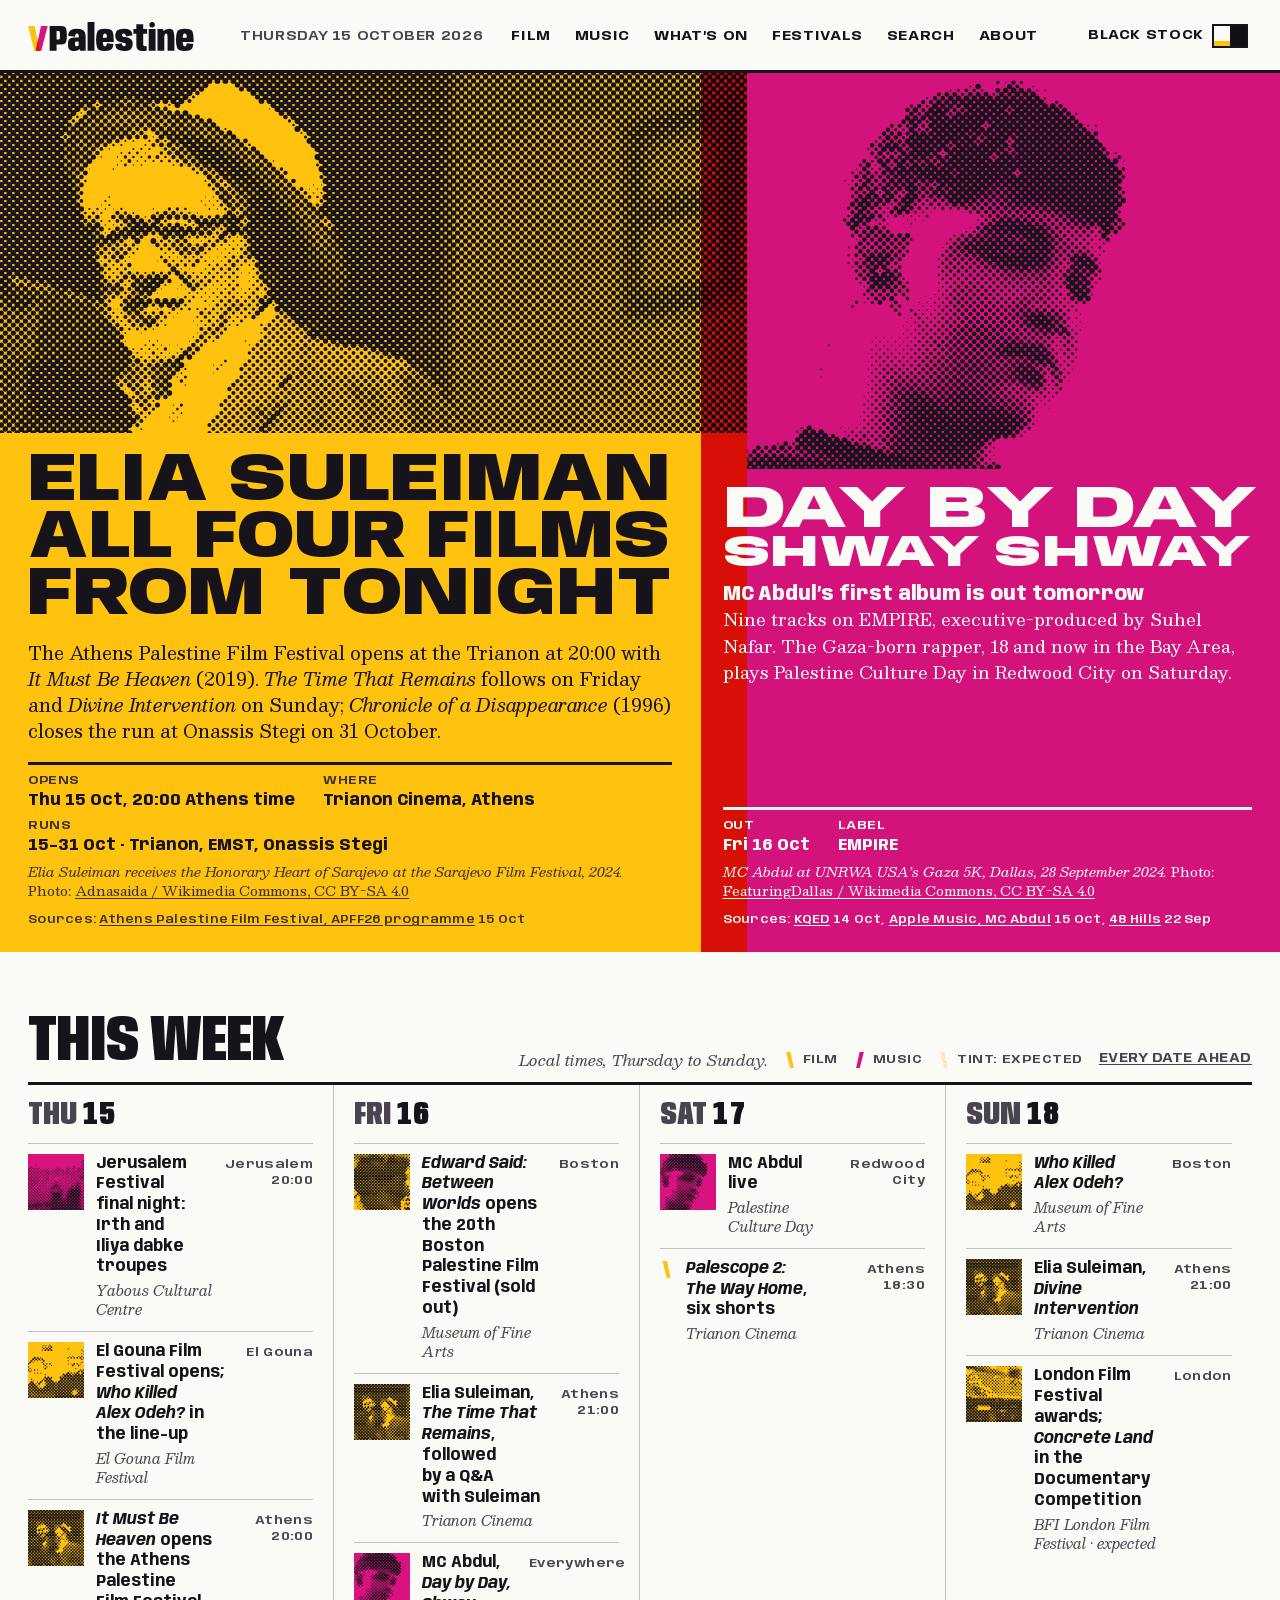
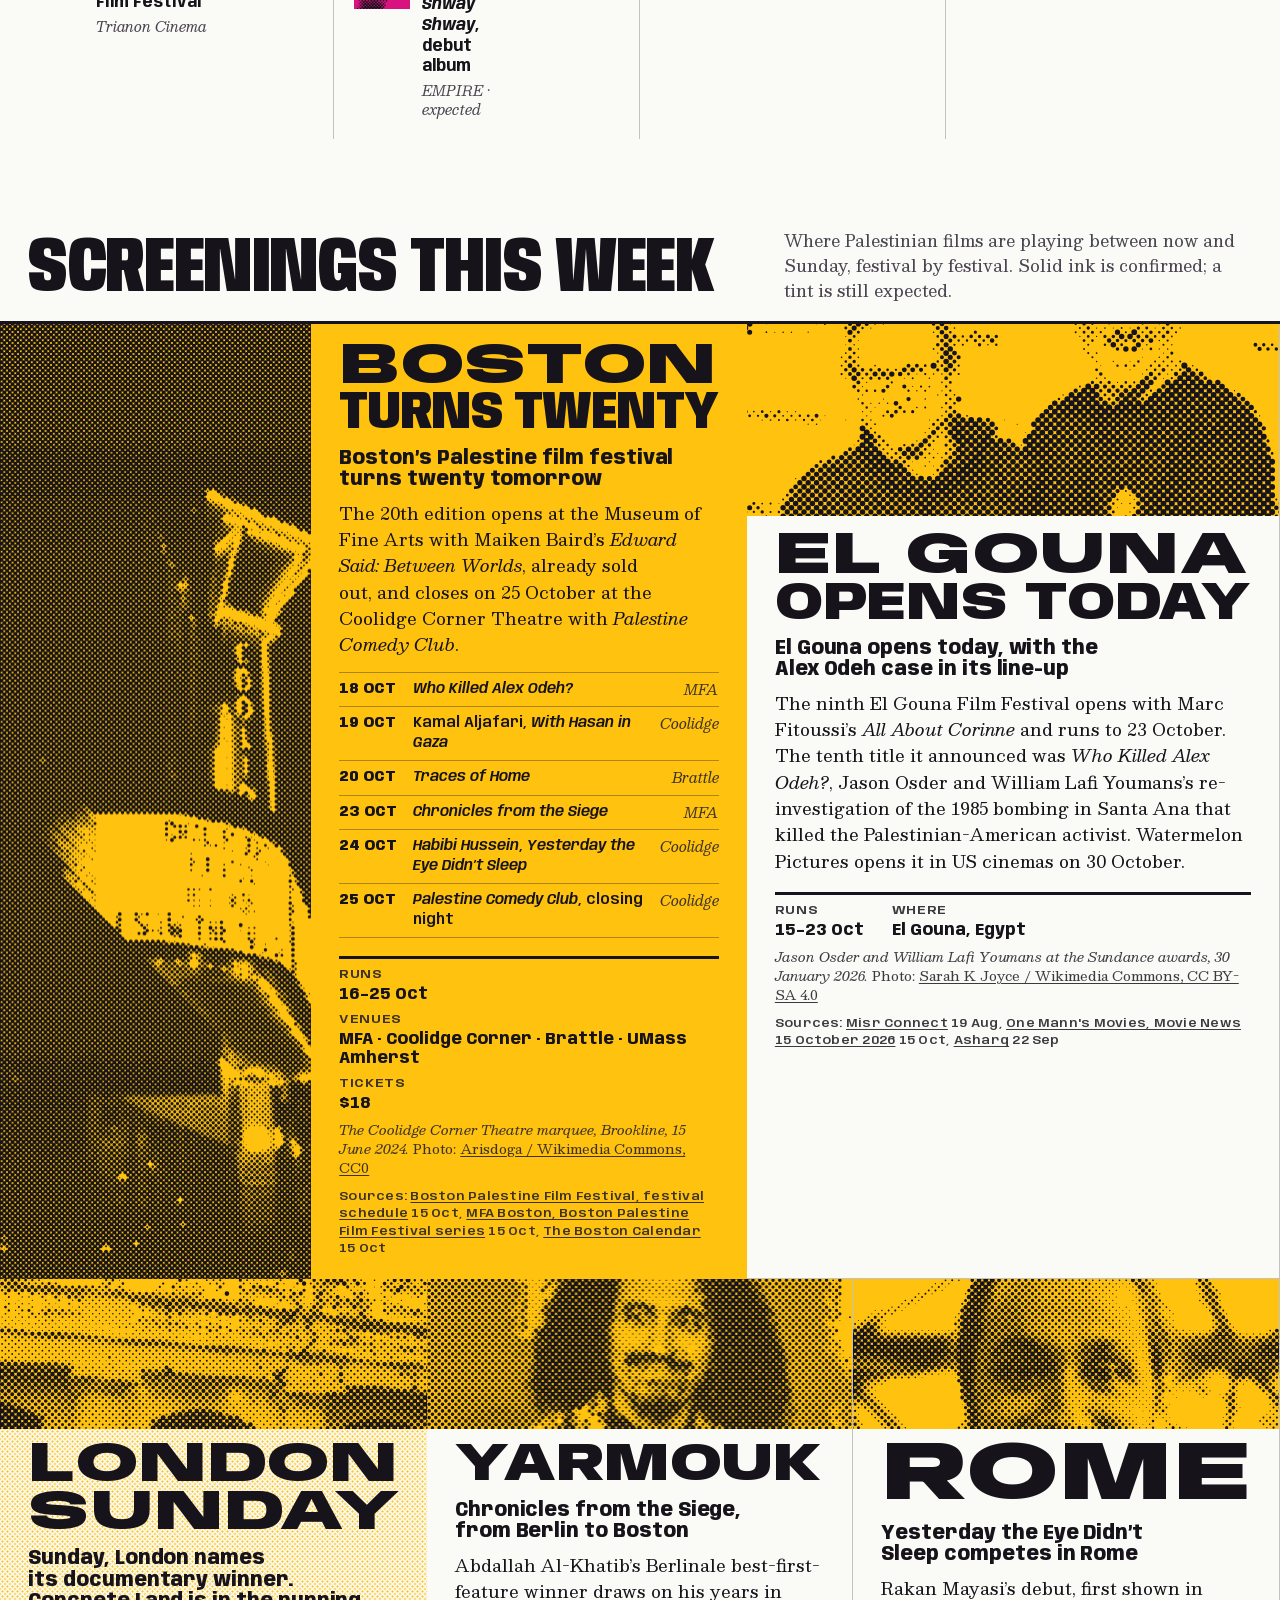
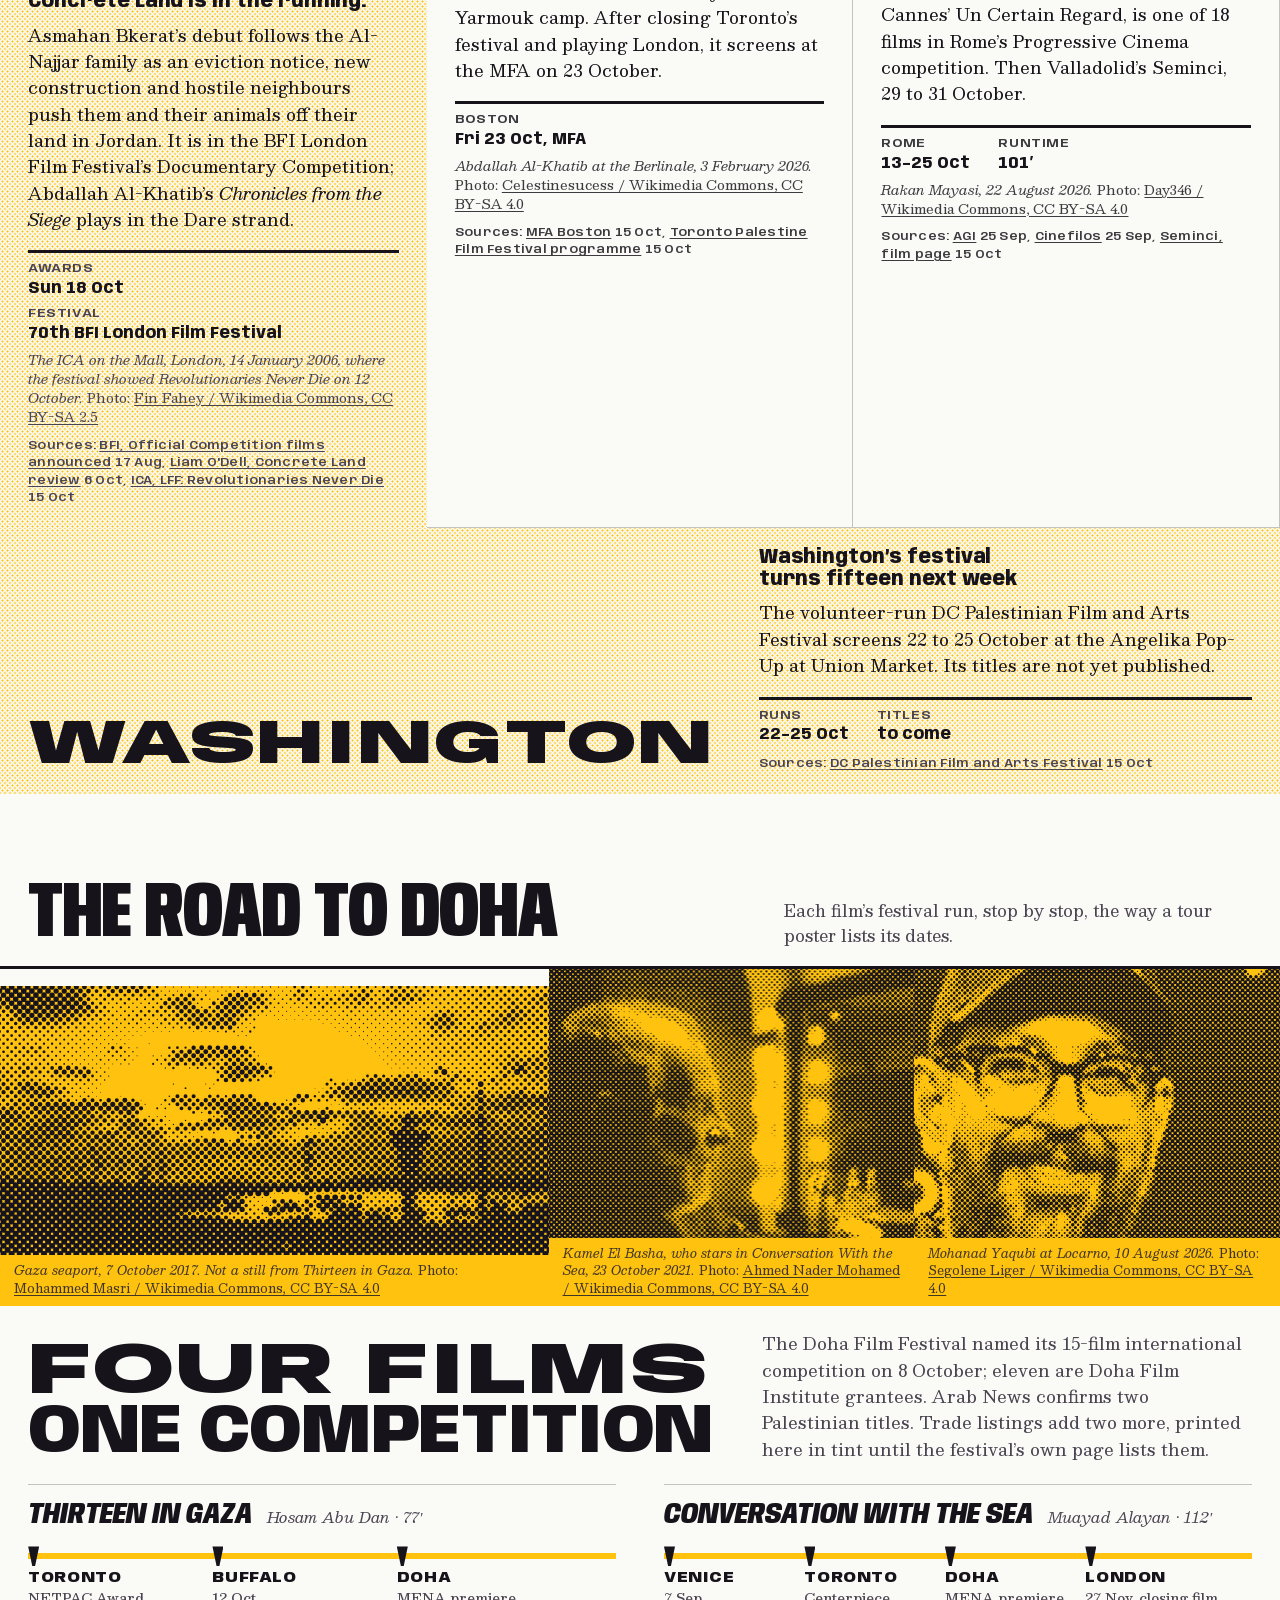
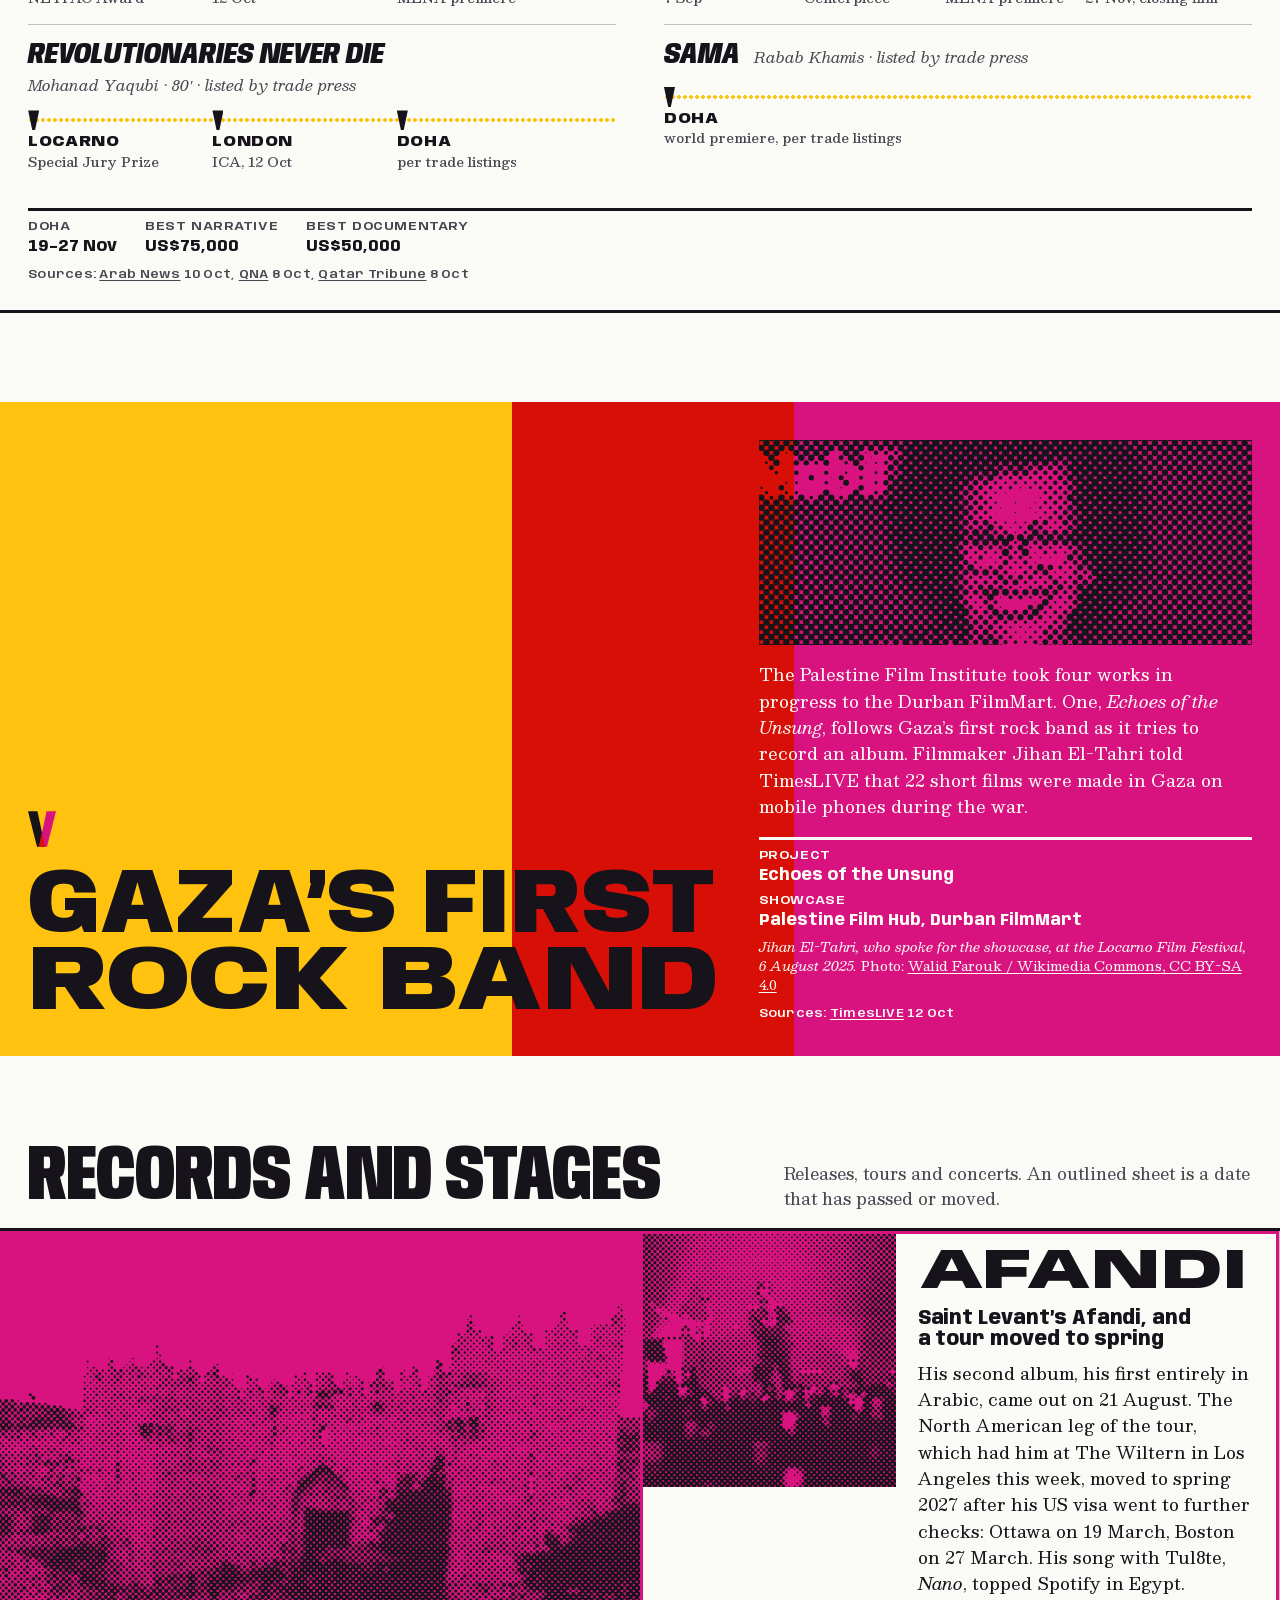
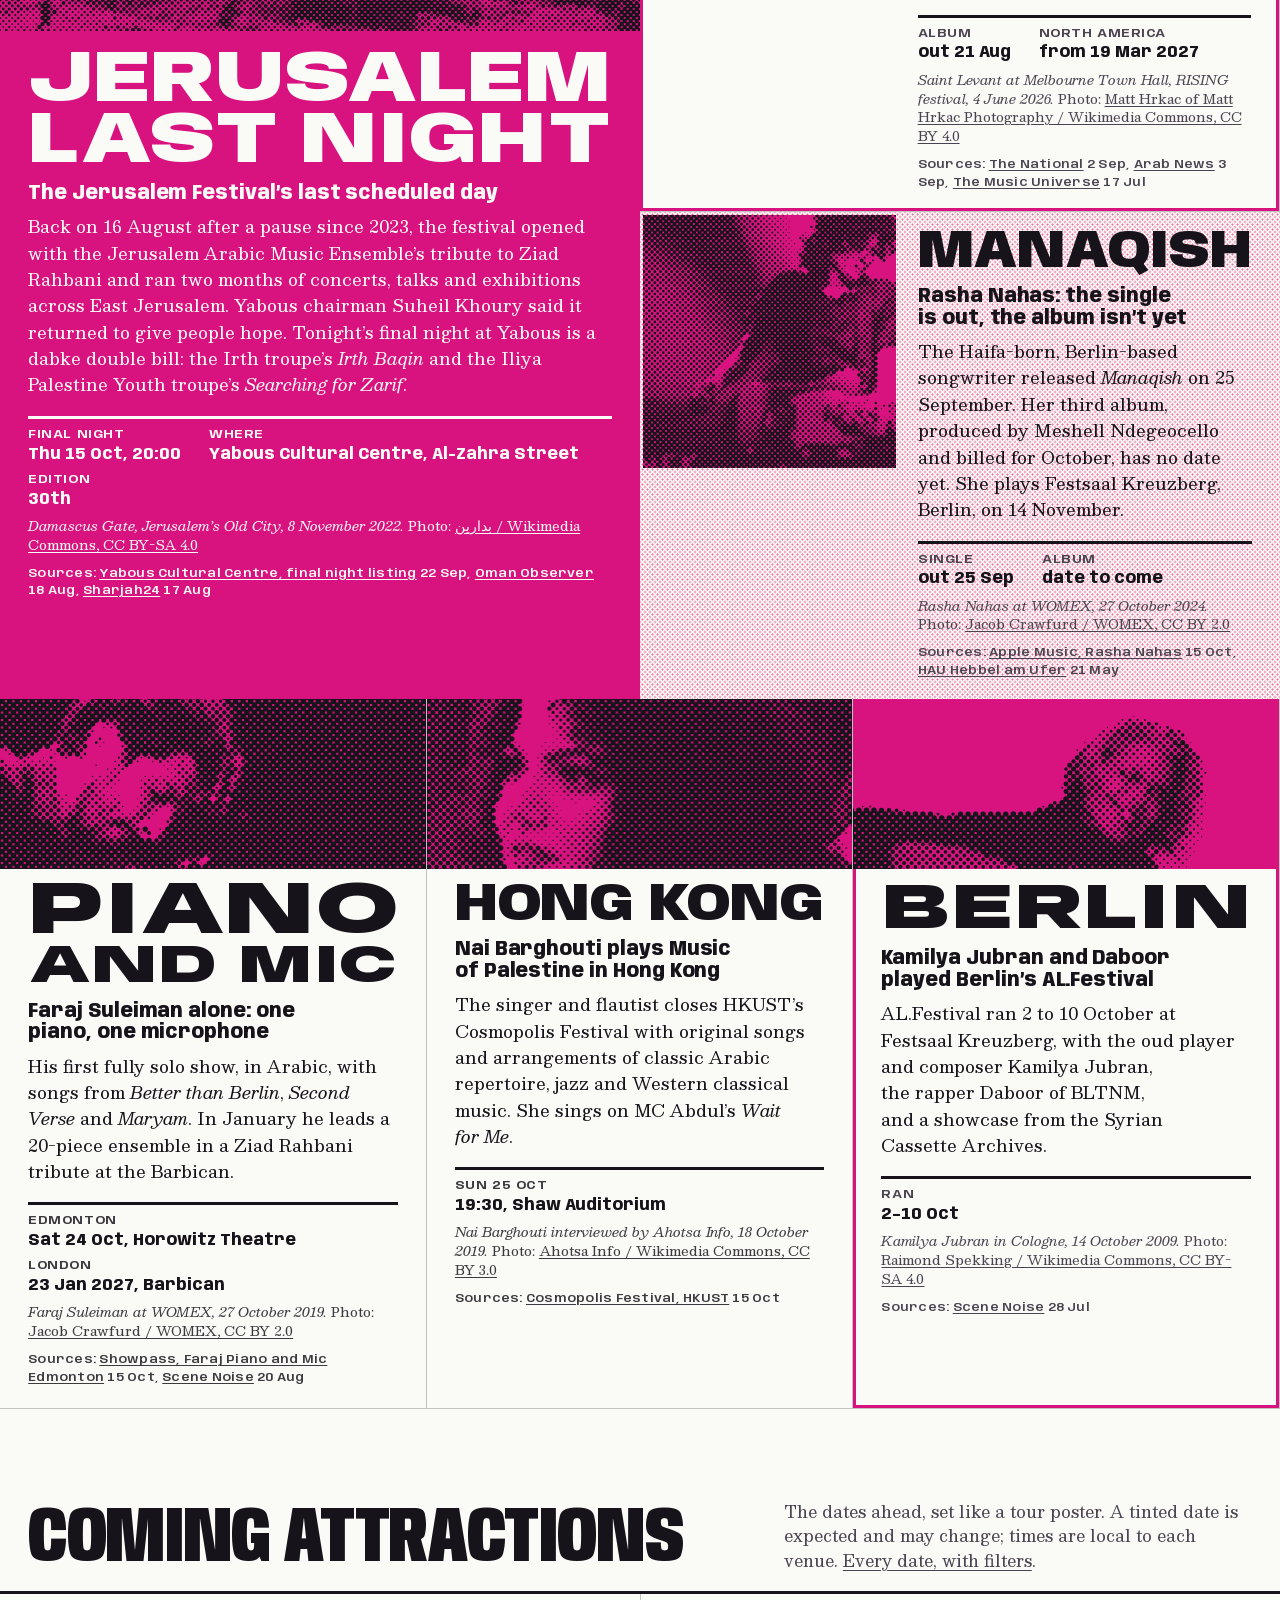
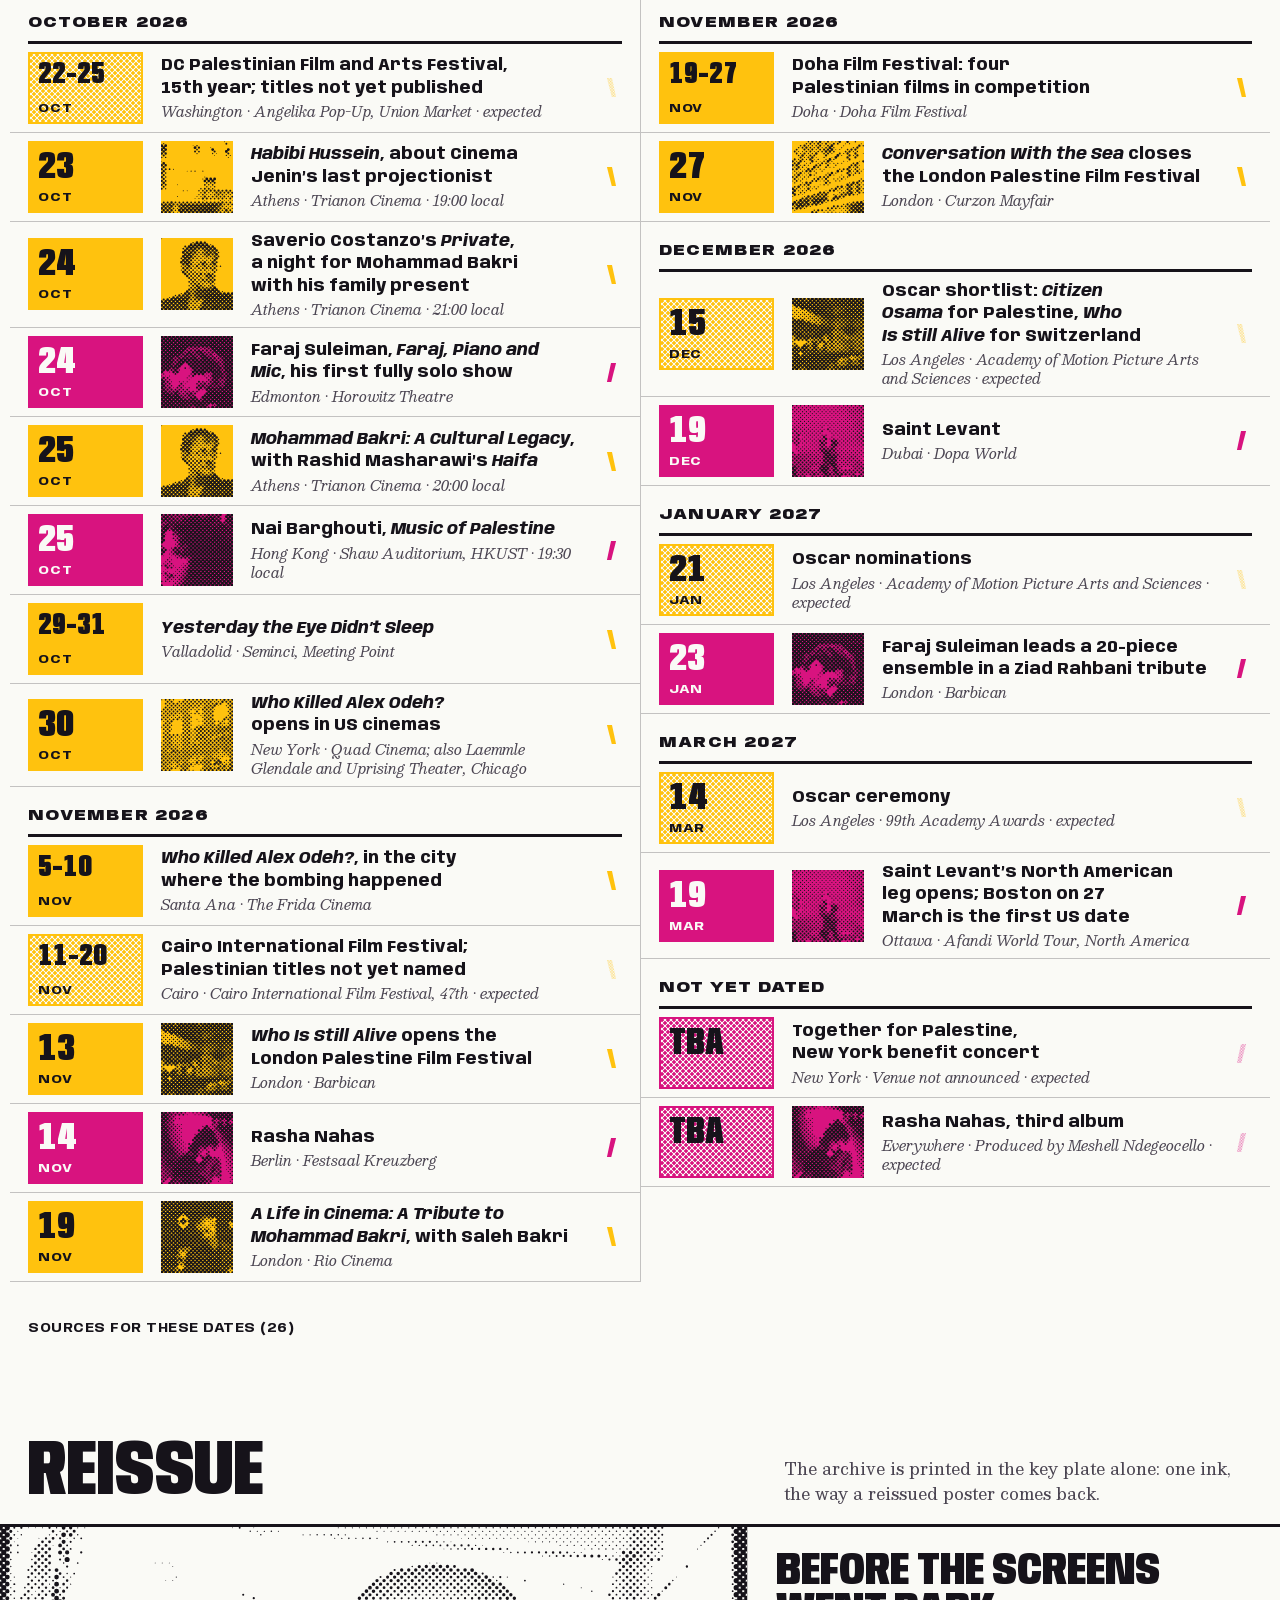
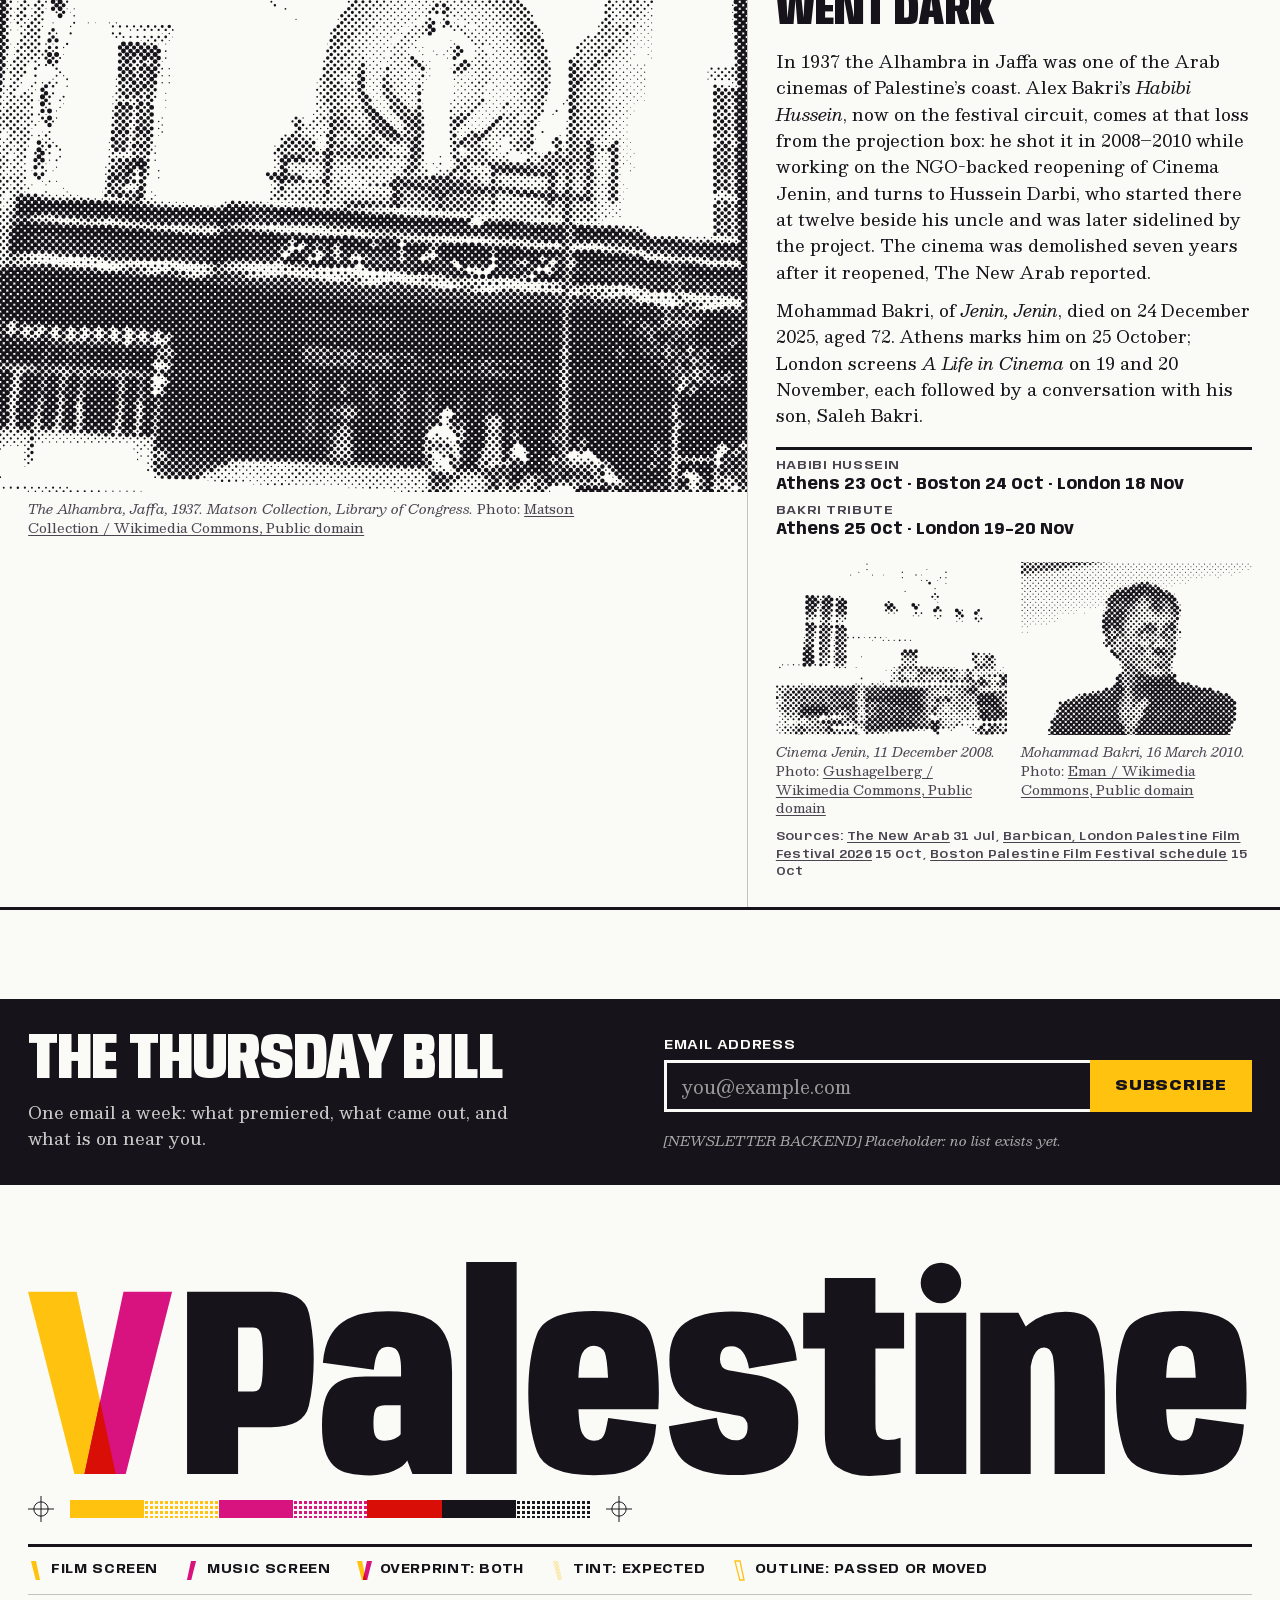
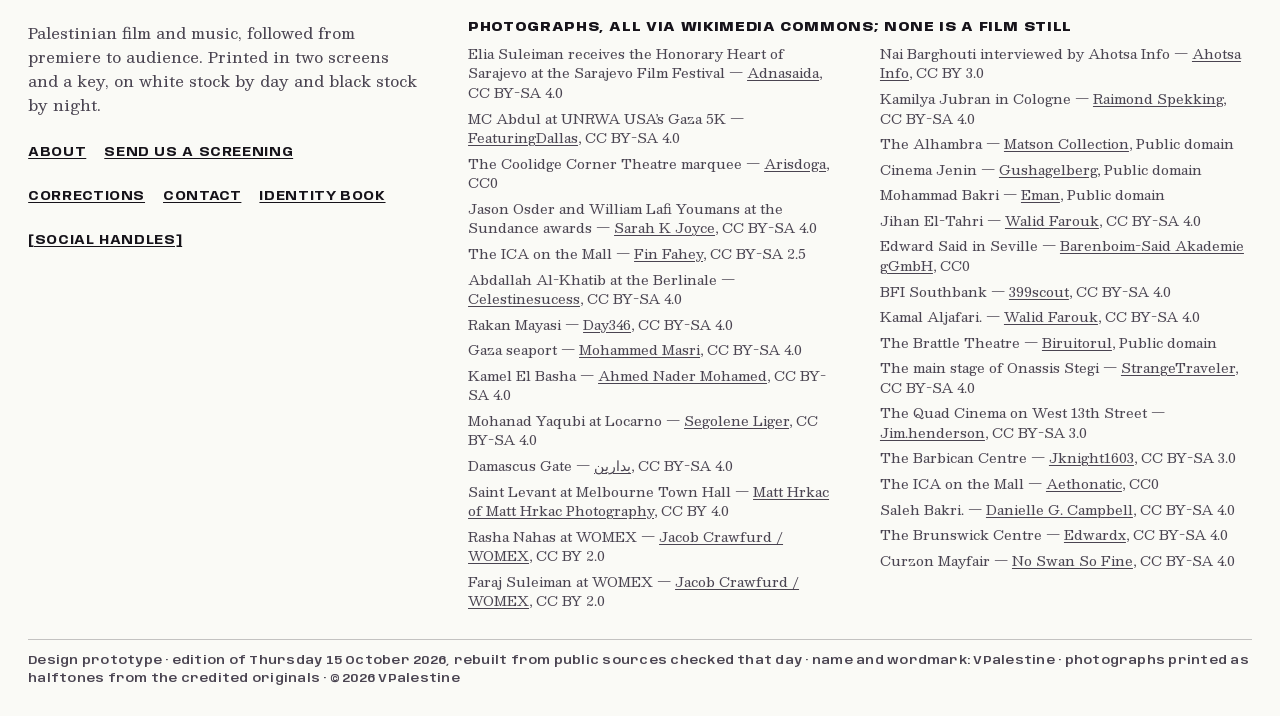
<file: home.html>
<!doctype html>
<html lang="en">
<head>
<meta charset="utf-8">
<meta name="viewport" content="width=device-width, initial-scale=1">
<title>VPalestine — Palestinian film and music · Thursday 15 October 2026</title>
<meta name="description" content="Palestinian film and music, followed from premiere to audience: tonight Elia Suleiman opens Athens, tomorrow MC Abdul&#x27;s first album.">
<meta name="theme-color" content="#FAFAF6">
<meta property="og:type" content="website">
<meta property="og:site_name" content="VPalestine">
<meta property="og:title" content="VPalestine — Palestinian film and music · Thursday 15 October 2026">
<meta property="og:description" content="Palestinian film and music, followed from premiere to audience: tonight Elia Suleiman opens Athens, tomorrow MC Abdul&#x27;s first album.">
<meta property="og:image" content="https://taktek-dev.github.io/vpalestine-prototype/assets/og.png">
<meta name="twitter:card" content="summary_large_image">
<link rel="icon" href="favicon.svg?v=20" type="image/svg+xml">
<link rel="preload" href="assets/fonts/anybody-var.woff2?v=1" as="font" type="font/woff2" crossorigin>
<link rel="preload" href="assets/fonts/besley-var.woff2?v=1" as="font" type="font/woff2" crossorigin>
<link rel="stylesheet" href="assets/css/vp.css?v=20">
<script>(function(){var d=document.documentElement;try{if(localStorage.getItem('vp-stock')==='black')d.dataset.stock='black'}catch(e){}
var seen=false;try{seen=sessionStorage.getItem('vp-pulled')==='1'}catch(e){}
if((location.search.indexOf('pull')>-1||!seen)&&!matchMedia('(prefers-reduced-motion: reduce)').matches&&document.visibilityState!=='hidden'){d.classList.add('pulling');setTimeout(function(){d.classList.remove('pulling')},6000)}})();</script>
</head>
<body id="top">
<!--
THESIS: VPalestine prints Palestinian film and music like its film-week and concert posters: film in one silkscreen ink, music in the other, a third colour where they overprint. Refuses the dark streaming poster-grid and the festival-programme template.
OWN-WORLD: White stock is the light (black stock at night, inks opaque on an underbase). Projector yellow, fuchsia, overprint red, key. Anybody set to each sheet's measure by width, Besley for reading. Photos as 45-degree halftones. Rank by sheet format; state by ink density (solid, tint, outline); the V strokes are the legend.
STORY: Readers see tonight's film and tomorrow's record, plan the week from the handbill, follow festival runs, check dates ahead.
FIRST VIEWPORT: Left 7/12, a yellow one-sheet: halftone Suleiman, three fitted title lines, deck, billing band. Right: fuchsia MC Abdul sleeve overprinting the one-sheet's edge in red. Directly under, the This week handbill as a day-column strip.
FORM: Overprint, grounded candidate 3 of 7, seed 0b2cf4c5.
FINISH: unreviewed and undocumented is unfinished; this build ends with the finish review, the verdict, and DESIGN.md
-->
<a class="skip" href="#main">Skip to the edition</a><svg width="0" height="0" style="position:absolute" aria-hidden="true" focusable="false"><defs><pattern id="tint-f" width="110" height="110" patternUnits="userSpaceOnUse"><circle cx="27" cy="27" r="26" fill="var(--film)"/><circle cx="82" cy="82" r="26" fill="var(--film)"/></pattern><pattern id="tint-m" width="110" height="110" patternUnits="userSpaceOnUse"><circle cx="27" cy="27" r="26" fill="var(--music)"/><circle cx="82" cy="82" r="26" fill="var(--music)"/></pattern><pattern id="tint-o" width="110" height="110" patternUnits="userSpaceOnUse"><circle cx="27" cy="27" r="26" fill="var(--over)"/><circle cx="82" cy="82" r="26" fill="var(--over)"/></pattern></defs></svg><div class="marks" aria-hidden="true"><i></i><i></i><i></i><i></i></div><div class="squeegee" aria-hidden="true"></div><header class="mast"><a class="mark" href="./home.html"><svg viewBox="0 -220 9063 1570" role="img" aria-label="VPalestine, home"><path class="f" d="M0.0 0.0L360.0 0.0L649.2 1350.0L343.5 1350.0Z"/><path class="m" d="M707.0 0.0L1067.0 0.0L723.5 1350.0L417.8 1350.0Z"/><path class="o" d="M533.5 810.0L649.2 1350.0L417.8 1350.0Z"/><g class="w"><path transform="translate(1137 1350) scale(1 -1)" d="M40.872472789138556 0.0H418.6870838999748V346.0653406791389H663.1478675603867Q907.6145270727575 346.0653406791389 943.3359496425837 506.2498502526432Q979.05737221241 666.4343598261476 979.05737221241 850.2591231539845Q979.05737221241 1032.180932380259 944.0916869472712 1191.0904661901295Q909.1260016821325 1350.0 663.1478675603867 1350.0H40.872472789138556ZM418.6870838999748 611.4152366258204V1084.6501040533185H533.0216710343957Q575.2065082378685 1084.6501040533185 589.0512640122324 1037.6693802587688Q602.8960197865963 990.6886564642191 602.8960197865963 849.2678052866759Q602.8960197865963 706.393810916692 589.8070013169199 658.9045237712562Q576.7179828472435 611.4152366258204 533.0216710343957 611.4152366258204ZM1396.9759109020233 -10.430395152419806Q1446.3371845073998 -10.430395152419806 1491.351659733802 -0.8061260934919119Q1536.3661349602044 8.818142965435982 1572.9924976434559 24.75077431462705Q1609.6188603267074 40.68340566381812 1635.436639867723 59.77705954760313Q1661.2544194087386 78.87071343138814 1671.5924309194088 99.34230790659785L1710.1843377761543 0.0H2003.5082371346653V757.9716009907424Q2003.5082371346653 934.7974900901318 1950.694851236418 1031.5084442421794Q1897.8814653381705 1128.219398394227 1792.7007393520325 1167.0112431496382Q1687.5200133658946 1205.8030879050493 1527.5993469804525 1205.8030879050493Q1429.8090711273253 1205.8030879050493 1346.5483389552683 1188.4870596583933Q1263.2876067832112 1171.1710314117372 1200.2155973874032 1129.939749887213Q1137.1435879915953 1088.708468362689 1096.973026432097 1013.9805184099823Q1056.8024648725986 939.2525684572756 1046.7040048539639 824.3802020959556L1424.2082557491958 772.58149876073Q1431.7442417219281 844.730436630547 1446.9119554273784 881.4128036331385Q1462.0796691328287 918.09517063573 1483.0830964036286 930.4159653726965Q1504.0865236744285 942.736760109663 1527.9038266055286 942.736760109663Q1559.894846495241 942.736760109663 1581.5351577848196 928.6911115609109Q1603.1754690743983 914.6454630121589 1614.5297010615468 876.8347753416747Q1625.8839330486953 839.0240876711905 1625.8839330486953 765.7310820631683V722.3884507268667H1365.4000836722553Q1278.690626066178 722.3884507268667 1216.59436846897 704.5473865699023Q1154.498110871762 686.7063224129379 1115.32662021555 645.5959345847368Q1076.155129559338 604.4855467565358 1058.1800131779164 535.0575316790491Q1040.2048967964947 465.6295166015625 1040.2048967964947 360.8956172019243Q1040.2048967964947 246.23455632850528 1061.934267802164 173.15076110325754Q1083.6636388078332 100.0669658780098 1128.9270982444286 59.82939921319485Q1174.190557681024 19.591832548379898 1240.3805060200393 4.580718697980046Q1306.5704543590546 -10.430395152419806 1396.9759109020233 -10.430395152419806ZM1500.381991069764 245.7091518379748Q1482.3783749453723 245.7091518379748 1467.5392053686082 250.85227323509753Q1452.7000357918441 255.99539463222027 1442.0641320105642 269.40774844400585Q1431.4282282292843 282.8201022557914 1426.3330176528543 308.5928629171103Q1421.2378070764244 334.3656235784292 1421.2378070764244 378.13637671619654Q1421.2378070764244 422.7615610063076 1426.9714517276734 449.2929702308029Q1432.7050963789225 475.8243794552982 1443.2159330807626 487.9974935874343Q1453.7267697826028 500.1706077195704 1470.0804956518114 504.35157695785165Q1486.43422152102 508.5325461961329 1506.7229069061577 508.5325461961329H1622.953367471695V294.37175719439983Q1613.8142447657883 280.9603174291551 1594.0860947594047 269.25133732147515Q1574.357944753021 257.5423572137952 1549.8102364763618 251.625754525885Q1525.2625281997025 245.7091518379748 1500.381991069764 245.7091518379748ZM2108.486451379955 0.0H2482.0765020623803V1570.0H2108.486451379955ZM3054.5884446799755 -9.593090701848269V246.85093591362238Q2998.094798501581 246.85093591362238 2968.512775786221 300.4409730806947Q2937.3707555122674 351.54670837149024 2937.3707555122674 599.4950694255531Q2937.3707555122674 839.6076580733061 2967.776399899274 893.6569497101009Q2998.209217019379 949.2177159562707 3052.4562678933144 949.2177159562707Q3109.833019066602 949.2177159562707 3135.6685219705105 898.560342554003Q3152.022191543132 855.5737932808697 3158.877500180155 713.2166108079255H2906.1119918115437V480.13037346303463H3531.434116870165Q3535.201986897737 535.7197537012398 3535.201986897737 599.547475039959Q3535.201986897737 861.4693441167474 3476.3217299319804 1034.8647805824876Q3414.3971735313535 1207.2602170482278 3052.0376156680286 1207.2602170482278Q2695.922808188945 1207.2602170482278 2632.891061965376 1036.3394751697779Q2568.3264909163117 865.418733291328 2568.3264909163117 600.9521985687315Q2568.3264909163117 338.95838848128915 2633.181612893939 163.90265011042356Q2694.992435436696 -9.593090701848269 3054.5884446799755 -9.593090701848269ZM3054.5884446799755 246.85093591362238V-9.593090701848269Q3229.842917665839 -9.593090701848269 3318.2726346738636 28.84991692006588Q3405.750874631107 66.34144749119878 3455.3290830664337 140.49202181398869Q3504.8315958194435 212.15829426050186 3515.9300558380783 367.02714831382036L3160.1684898510575 415.057981621474Q3149.4886820577085 357.22463177517056 3139.4472736753523 316.1353252530098Q3127.8730404675007 276.557493340224 3107.5837653540075 261.6663667857647Q3088.778792116791 246.85093591362238 3054.5884446799755 246.85093591362238ZM4101.88112828508 -8.337134025990963Q4338.097772747278 -8.337134025990963 4453.003186091781 76.8846078813076Q4567.908599436283 162.10634978860617 4567.908599436283 384.8665456213057Q4567.908599436283 558.551305796951 4476.941154759377 636.7068599369377Q4385.973710082471 714.8624140769243 4233.603555444628 736.5413069352508Q4109.722224857658 758.8299784548581 4048.870115827769 768.8341037798673Q3988.01800679788 778.8382291048765 3988.01800679788 848.8034650199115Q3988.01800679788 894.7748171314597 4006.7748958282173 920.3733112215996Q4025.5317848585546 945.9718053117394 4073.3314515911043 945.9718053117394Q4125.180420864373 945.9718053117394 4158.244148500264 901.8810224495828Q4191.307876136154 857.7902395874262 4202.8249883800745 781.5642668157816L4557.025679323822 842.268839482218Q4533.7863047719 1055.1523033380508 4415.339015562087 1128.9933937452734Q4296.891726352274 1202.8344841524959 4075.843364942819 1202.8344841524959Q3848.975314658135 1202.8344841524959 3731.196422036737 1119.4133355300874Q3613.4175294153392 1035.9921869076788 3613.4175294153392 845.7206886671484Q3613.4175294153392 663.9598146900535 3694.0518442094326 577.7647408787161Q3774.686159003526 491.56966706737876 3936.0665923170745 466.7707790918648Q4065.970970015973 443.5849759876728 4129.430219922215 430.593905845657Q4192.889469828457 417.6028357036412 4192.889469828457 349.3193769417703Q4192.889469828457 299.6578985415399 4170.4539928194135 274.30104779079556Q4148.01851581037 248.94419704005122 4103.74604421109 248.94419704005122Q4044.8653879724443 248.94419704005122 4010.3682799134403 289.63034911081195Q3975.8711718544364 330.3165011815727 3964.354059610516 415.64287619292736L3609.6205438412726 354.1009990759194Q3635.3718317449093 141.32742386311293 3758.613193789497 66.49514491856098Q3881.8545558340847 -8.337134025990963 4101.88112828508 -8.337134025990963ZM5095.349057447165 -15.061864878982306Q5214.628976762295 -15.061864878982306 5325.712668642402 8.2059326171875V267.4663522094488Q5284.222324285656 251.2014118693769 5231.832770779729 251.2014118693769Q5188.542287643999 251.2014118693769 5163.94357874617 272.89429742097855Q5139.344869848341 294.5871829725802 5139.344869848341 369.4741500094533V928.44736944139H5351.658363588154V1193.7972653880715H5139.344869848341V1450.8921865522861H4764.689169514924V1193.7972653880715H4604.248878967017V928.44736944139H4764.689169514924V298.7272070981562Q4764.689169514924 117.83180275186896 4857.263674123213 51.38496893644333Q4949.838178731501 -15.061864878982306 5095.349057447165 -15.061864878982306ZM5437.22069459036 0.0H5812.295047149062V1193.8399658203125H5437.22069459036ZM5916.359891012311 0.0H6289.531289469451V1022.552251316607L6198.037223745137 1193.7972653880715H5916.359891012311ZM6466.544713515788 0.0H6838.650462321937V612.5995636321604Q6838.650462321937 839.2732189632952 6798.745305798948 1020.5965519901365Q6758.8401492759585 1201.9198850169778 6547.138627074659 1201.9198850169778Q6350.491714861244 1201.9198850169778 6225.352161355317 1063.8536570128053Q6100.212607849389 925.7874290086329 6100.212607849389 738.7523068971932L6283.251506090164 697.7268019020557Q6283.251506090164 815.7768354378641 6311.938825946301 876.1734122540802Q6340.626145802438 936.5699890702963 6388.318474687636 936.5699890702963Q6432.588416706771 936.5699890702963 6449.5665651112795 884.6198904663324Q6466.544713515788 832.6697918623686 6466.544713515788 623.9937443137169ZM7407.5884446799755 -9.593090701848269V246.85093591362238Q7351.094798501581 246.85093591362238 7321.512775786221 300.4409730806947Q7290.370755512267 351.54670837149024 7290.370755512267 599.4950694255531Q7290.370755512267 839.6076580733061 7320.776399899274 893.6569497101009Q7351.209217019379 949.2177159562707 7405.456267893314 949.2177159562707Q7462.833019066602 949.2177159562707 7488.6685219705105 898.560342554003Q7505.022191543132 855.5737932808697 7511.877500180155 713.2166108079255H7259.111991811544V480.13037346303463H7884.434116870165Q7888.201986897737 535.7197537012398 7888.201986897737 599.547475039959Q7888.201986897737 861.4693441167474 7829.32172993198 1034.8647805824876Q7767.3971735313535 1207.2602170482278 7405.037615668029 1207.2602170482278Q7048.922808188945 1207.2602170482278 6985.891061965376 1036.3394751697779Q6921.326490916312 865.418733291328 6921.326490916312 600.9521985687315Q6921.326490916312 338.95838848128915 6986.181612893939 163.90265011042356Q7047.992435436696 -9.593090701848269 7407.5884446799755 -9.593090701848269ZM7407.5884446799755 246.85093591362238V-9.593090701848269Q7582.842917665839 -9.593090701848269 7671.272634673864 28.84991692006588Q7758.750874631107 66.34144749119878 7808.329083066434 140.49202181398869Q7857.8315958194435 212.15829426050186 7868.930055838078 367.02714831382036L7513.1684898510575 415.057981621474Q7502.4886820577085 357.22463177517056 7492.447273675352 316.1353252530098Q7480.873040467501 276.557493340224 7460.5837653540075 261.6663667857647Q7441.778792116791 246.85093591362238 7407.5884446799755 246.85093591362238ZM5774.8 1414.2A150 150 0 1 0 5474.8 1414.2A150 150 0 1 0 5774.8 1414.2Z"/></g></svg></a><div class="mid"><p class="dateline"><time datetime="2026-10-15">Thursday 15 October 2026</time></p><nav aria-label="Sections"><ul><li><a href="film.html">Film</a></li><li><a href="music.html">Music</a></li><li><a href="calendar.html">What’s on</a></li><li><a href="festival.html">Festivals</a></li><li><a href="search.html">Search</a></li><li><a href="about.html">About</a></li></ul></nav></div><button class="stock" type="button" aria-pressed="false"><span class="lbl">Black stock</span><span class="sw" aria-hidden="true"><i></i><i></i></span></button></header><main id="main"><section class="tonight" id="tonight" aria-label="Tonight and tomorrow"><article class="one ink ink-film p-film" id="suleiman-athens"><figure class="plate " data-fx="0.64" data-fy="0.29" data-zoom="2.6" data-lpi="132"><img src="assets/img/photo/suleiman.webp?v=20" width="1200" height="798" alt="Elia Suleiman, in a hat and dark suit, holding a framed award on a stage beside its presenter" fetchpriority="high" decoding="async"></figure><div class="body p-key"><h1 class="lines " data-fit><a class="stretch" href="article.html"><span class="vh">Elia Suleiman: all four films, from tonight in Athens</span><span aria-hidden="true"><span class="ln">Elia Suleiman</span><span class="ln">all four films</span><span class="ln">from tonight</span></span></a></h1><p class="deck">The Athens Palestine Film Festival opens at the Trianon at 20:00 with <em>It Must Be Heaven</em> (2019). <em>The Time That Remains</em> follows on Friday and <em>Divine Intervention</em> on Sunday; <em>Chronicle of a Disappearance</em> (1996) closes the run at Onassis Stegi on 31 October.</p><dl class="band"><div><dt>Opens</dt><dd>Thu 15 Oct, 20:00 Athens time</dd></div><div><dt>Where</dt><dd>Trianon Cinema, Athens</dd></div><div><dt>Runs</dt><dd>15–31 Oct · Trianon, EMST, Onassis Stegi</dd></div></dl><p class="cap">Elia Suleiman receives the Honorary Heart of Sarajevo at the Sarajevo Film Festival, 2024. <span class="cr">Photo: <a href="https://commons.wikimedia.org/wiki/File:Po%C4%8Dasno_Srce_Sarajeva_Elia_Suleiman.jpg">Adnasaida / Wikimedia Commons, CC BY-SA 4.0</a></span></p><p class="src">Sources: <a href="https://athenspalestinefilmfestival.org/2026/program">Athens Palestine Film Festival, APFF26 programme</a> 15 Oct</p></div></article><article class="sleeve ink ink-music p-music" id="mc-abdul"><figure class="plate " data-fx="0.48" data-fy="0.3" data-lpi="96"><img src="assets/img/photo/mc-abdul.webp?v=20" width="726" height="1200" alt="MC Abdul on stage with an in-ear monitor, holding a microphone" fetchpriority="high" decoding="async"></figure><div class="txt p-key"><h2 class="lines " data-fit><a class="stretch" href="artist.html"><span class="vh">MC Abdul’s first album is out tomorrow</span><span aria-hidden="true"><span class="ln">Day by Day</span><span class="ln">Shway Shway</span></span></a></h2><p class="hed">MC Abdul’s first album is out tomorrow</p><p class="copy">Nine tracks on EMPIRE, executive-produced by Suhel Nafar. The Gaza-born rapper, 18 and now in the Bay Area, plays Palestine Culture Day in Redwood City on Saturday.</p><dl class="band"><div><dt>Out</dt><dd>Fri 16 Oct</dd></div><div><dt>Label</dt><dd>EMPIRE</dd></div></dl><p class="cap">MC Abdul at UNRWA USA’s Gaza 5K, Dallas, 28 September 2024. <span class="cr">Photo: <a href="https://commons.wikimedia.org/wiki/File:MC_Abdul_2.jpg">FeaturingDallas / Wikimedia Commons, CC BY-SA 4.0</a></span></p><p class="src">Sources: <a href="https://www.kqed.org/arts/13994726/mc-abdul-palestinian-rapper-empire-bay-area-gaza-day-by-day-shway-shway">KQED</a> 14 Oct, <a href="https://music.apple.com/my/artist/mc-abdul/1573987204">Apple Music, MC Abdul</a> 15 Oct, <a href="https://48hills.org/2026/09/gazas-mc-abdul-on-life-in-the-bay-and-a-debut-album-that-maps-his-journey/">48 Hills</a> 22 Sep</p></div></article></section><section class="week" id="week" aria-labelledby="week-h"><div class="wk-head"><h2 id="week-h">This week</h2><p class="how">Local times, Thursday to Sunday. <span><svg class="vk" viewBox="0 0 650 1350" preserveAspectRatio="xMidYMid meet" aria-hidden="true"><path class="f" d="M0.0 0.0L360.0 0.0L649.2 1350.0L343.5 1350.0Z"/></svg> Film</span><span><svg class="vk" viewBox="417 0 650 1350" preserveAspectRatio="xMidYMid meet" aria-hidden="true"><path class="m" d="M707.0 0.0L1067.0 0.0L723.5 1350.0L417.8 1350.0Z"/></svg> Music</span><span><svg class="vk due" viewBox="0 0 650 1350" preserveAspectRatio="xMidYMid meet" aria-hidden="true"><path class="f" d="M0.0 0.0L360.0 0.0L649.2 1350.0L343.5 1350.0Z"/></svg> Tint: expected</span> <a href="calendar.html">Every date ahead</a></p></div><div class="days"><div class="day"><h3><span>Thu</span> 15</h3><ol><li class="on has-th"><figure class="plate ink-music th" data-fx="0.52" data-fy="0.4" data-zoom="2.0" data-lpi="26"><img src="assets/img/photo/damascus-gate.webp?v=20" width="1200" height="900" alt="Damascus Gate, Jerusalem" loading="lazy" decoding="async"></figure><div><p class="w"><a href="music.html#jerusalem">Jerusalem Festival final night: Irth and Iliya dabke troupes</a></p><p class="p">Yabous Cultural Centre</p></div><p class="t">Jerusalem<br>20:00</p></li><li class="on has-th"><figure class="plate ink-film th" data-fx="0.5" data-fy="0.3" data-zoom="1.6" data-lpi="26"><img src="assets/img/photo/odeh-directors.webp?v=20" width="800" height="1200" alt="Jason Osder and William Lafi Youmans" loading="lazy" decoding="async"></figure><div><p class="w"><a href="film.html#el-gouna">El Gouna Film Festival opens; <em>Who Killed Alex Odeh?</em> in the line-up</a></p><p class="p">El Gouna Film Festival</p></div><p class="t">El Gouna</p></li><li class="on has-th"><figure class="plate ink-film th" data-fx="0.5" data-fy="0.3" data-zoom="1.6" data-lpi="26"><img src="assets/img/photo/suleiman.webp?v=20" width="1200" height="798" alt="Elia Suleiman" loading="lazy" decoding="async"></figure><div><p class="w"><a href="article.html"><em>It Must Be Heaven</em> opens the Athens Palestine Film Festival</a></p><p class="p">Trianon Cinema</p></div><p class="t">Athens<br>20:00</p></li></ol></div><div class="day"><h3><span>Fri</span> 16</h3><ol><li class="on has-th"><figure class="plate ink-film th" data-fx="0.5" data-fy="0.3" data-zoom="1.6" data-lpi="26"><img src="assets/img/photo/said.webp?v=20" width="559" height="745" alt="Edward Said in Seville, 2002" loading="lazy" decoding="async"></figure><div><p class="w"><a href="festival.html"><em>Edward Said: Between Worlds</em> opens the 20th Boston Palestine Film Festival (sold out)</a></p><p class="p">Museum of Fine Arts</p></div><p class="t">Boston</p></li><li class="on has-th"><figure class="plate ink-film th" data-fx="0.5" data-fy="0.3" data-zoom="1.6" data-lpi="26"><img src="assets/img/photo/suleiman.webp?v=20" width="1200" height="798" alt="Elia Suleiman" loading="lazy" decoding="async"></figure><div><p class="w"><a href="article.html">Elia Suleiman, <em>The Time That Remains</em>, followed by a Q&amp;A with Suleiman</a></p><p class="p">Trianon Cinema</p></div><p class="t">Athens<br>21:00</p></li><li class="due has-th"><figure class="plate ink-music th" data-fx="0.5" data-fy="0.3" data-zoom="1.6" data-lpi="26"><img src="assets/img/photo/mc-abdul.webp?v=20" width="726" height="1200" alt="MC Abdul on stage" loading="lazy" decoding="async"></figure><div><p class="w"><a href="artist.html">MC Abdul, <em>Day by Day, Shway Shway</em>, debut album</a></p><p class="p">EMPIRE · expected</p></div><p class="t">Everywhere</p></li></ol></div><div class="day"><h3><span>Sat</span> 17</h3><ol><li class="on has-th"><figure class="plate ink-music th" data-fx="0.5" data-fy="0.3" data-zoom="1.6" data-lpi="26"><img src="assets/img/photo/mc-abdul.webp?v=20" width="726" height="1200" alt="MC Abdul on stage" loading="lazy" decoding="async"></figure><div><p class="w"><a href="artist.html">MC Abdul live</a></p><p class="p">Palestine Culture Day</p></div><p class="t">Redwood City</p></li><li class="on"><svg class="vk" viewBox="0 0 650 1350" preserveAspectRatio="xMidYMid meet" role="img" aria-label="Film, confirmed"><path class="f" d="M0.0 0.0L360.0 0.0L649.2 1350.0L343.5 1350.0Z"/></svg><div><p class="w"><a href="article.html"><em>Palescope 2: The Way Home</em>, six shorts</a></p><p class="p">Trianon Cinema</p></div><p class="t">Athens<br>18:30</p></li></ol></div><div class="day"><h3><span>Sun</span> 18</h3><ol><li class="on has-th"><figure class="plate ink-film th" data-fx="0.5" data-fy="0.3" data-zoom="1.6" data-lpi="26"><img src="assets/img/photo/odeh-directors.webp?v=20" width="800" height="1200" alt="Jason Osder and William Lafi Youmans" loading="lazy" decoding="async"></figure><div><p class="w"><a href="festival.html"><em>Who Killed Alex Odeh?</em></a></p><p class="p">Museum of Fine Arts</p></div><p class="t">Boston</p></li><li class="on has-th"><figure class="plate ink-film th" data-fx="0.5" data-fy="0.3" data-zoom="1.6" data-lpi="26"><img src="assets/img/photo/suleiman.webp?v=20" width="1200" height="798" alt="Elia Suleiman" loading="lazy" decoding="async"></figure><div><p class="w"><a href="article.html">Elia Suleiman, <em>Divine Intervention</em></a></p><p class="p">Trianon Cinema</p></div><p class="t">Athens<br>21:00</p></li><li class="due has-th"><figure class="plate ink-film th" data-fx="0.55" data-fy="0.5" data-zoom="2.0" data-lpi="26"><img src="assets/img/photo/bfi.webp?v=20" width="1200" height="675" alt="BFI Southbank, London" loading="lazy" decoding="async"></figure><div><p class="w"><a href="film.html#lff">London Film Festival awards; <em>Concrete Land</em> in the Documentary Competition</a></p><p class="p">BFI London Film Festival · expected</p></div><p class="t">London</p></li></ol></div></div></section><section class="sec" id="screens" aria-labelledby="screens-h"><div class="head"><h2 id="screens-h">Screenings this week</h2><p>Where Palestinian films are playing between now and Sunday, festival by festival. Solid ink is confirmed; a tint is still expected.</p></div><div class="wall"><article class="sheet half ink ink-film" id="boston"><figure class="plate " data-fx="0.45" data-fy="0.3" data-lpi="80" data-gamma="1.7"><img src="assets/img/photo/coolidge.webp?v=20" width="795" height="1200" alt="The lit vertical sign and marquee of the Coolidge Corner Theatre at night" loading="lazy" decoding="async"></figure><div class="txt"><h3 class="lines " data-fit><a class="stretch" href="festival.html"><span class="vh">Boston’s Palestine film festival turns twenty tomorrow</span><span aria-hidden="true"><span class="ln">Boston</span><span class="ln">turns twenty</span></span></a></h3><p class="hed">Boston’s Palestine film festival turns twenty tomorrow</p><p class="copy">The 20th edition opens at the Museum of Fine Arts with Maiken Baird’s <em>Edward Said: Between Worlds</em>, already sold out, and closes on 25 October at the Coolidge Corner Theatre with <em>Palestine Comedy Club</em>.</p><ol class="dates"><li><b>18 Oct</b><span><em>Who Killed Alex Odeh?</em></span><span>MFA</span></li><li><b>19 Oct</b><span>Kamal Aljafari, <em>With Hasan in Gaza</em></span><span>Coolidge</span></li><li><b>20 Oct</b><span><em>Traces of Home</em></span><span>Brattle</span></li><li><b>23 Oct</b><span><em>Chronicles from the Siege</em></span><span>MFA</span></li><li><b>24 Oct</b><span><em>Habibi Hussein</em>, <em>Yesterday the Eye Didn’t Sleep</em></span><span>Coolidge</span></li><li><b>25 Oct</b><span><em>Palestine Comedy Club</em>, closing night</span><span>Coolidge</span></li></ol><dl class="band"><div><dt>Runs</dt><dd>16–25 Oct</dd></div><div><dt>Venues</dt><dd>MFA · Coolidge Corner · Brattle · UMass Amherst</dd></div><div><dt>Tickets</dt><dd>$18</dd></div></dl><p class="cap">The Coolidge Corner Theatre marquee, Brookline, 15 June 2024. <span class="cr">Photo: <a href="https://commons.wikimedia.org/wiki/File:Coolidge_Corner_Theatre_Marquee.jpg">Arisdoga / Wikimedia Commons, CC0</a></span></p><p class="src">Sources: <a href="https://bostonpalestinefilmfest.org/festival/">Boston Palestine Film Festival, festival schedule</a> 15 Oct, <a href="https://www.mfa.org/series/boston-palestine-film-festival">MFA Boston, Boston Palestine Film Festival series</a> 15 Oct, <a href="https://www.thebostoncalendar.com/events/boston-palestine-film-festival--12">The Boston Calendar</a> 15 Oct</p></div></article><article class="sheet window ink ink-stock" id="el-gouna"><figure class="plate ink-film" data-fx="0.5" data-fy="0.36" data-lpi="90"><img src="assets/img/photo/odeh-directors.webp?v=20" width="800" height="1200" alt="Jason Osder and William Lafi Youmans holding an award in front of a Sundance backdrop" loading="lazy" decoding="async"></figure><h3 class="lines " data-fit><a class="stretch" href="film.html#elgouna-2026-opens"><span class="vh">El Gouna opens today, with the Alex Odeh case in its line-up</span><span aria-hidden="true"><span class="ln">El Gouna</span><span class="ln">opens today</span></span></a></h3><p class="hed">El Gouna opens today, with the Alex Odeh case in its line-up</p><p class="copy">The ninth El Gouna Film Festival opens with Marc Fitoussi’s <em>All About Corinne</em> and runs to 23 October. The tenth title it announced was <em>Who Killed Alex Odeh?</em>, Jason Osder and William Lafi Youmans’s re-investigation of the 1985 bombing in Santa Ana that killed the Palestinian-American activist. Watermelon Pictures opens it in US cinemas on 30 October.</p><dl class="band"><div><dt>Runs</dt><dd>15–23 Oct</dd></div><div><dt>Where</dt><dd>El Gouna, Egypt</dd></div></dl><p class="cap">Jason Osder and William Lafi Youmans at the Sundance awards, 30 January 2026. <span class="cr">Photo: <a href="https://commons.wikimedia.org/wiki/File:Sundance_awards_2026_-_Who_Killed_Alex_Odeh_-_Jason_Osder_and_William_Lafi_Youmans.jpg">Sarah K Joyce / Wikimedia Commons, CC BY-SA 4.0</a></span></p><p class="src">Sources: <a href="https://misrconnect.com/en/news/celebrities/el-gouna-film-festival-reveals-first-10-films-for-its-ninth-edition">Misr Connect</a> 19 Aug, <a href="https://onemannsmovies.com/movie-news/movie-news-15th-october-2026/">One Mann&#x27;s Movies, Movie News 15 October 2026</a> 15 Oct, <a href="https://asharq.com/art/197159/">Asharq</a> 22 Sep</p></article><article class="sheet lobby ink ink-film st-due" id="lff"><figure class="plate ink-film" data-fx="0.5" data-fy="0.45" data-lpi="90"><img src="assets/img/photo/ica.webp?v=20" width="480" height="640" alt="The entrance of the Institute of Contemporary Arts on the Mall, London" loading="lazy" decoding="async"></figure><h3 class="lines " data-fit><a class="stretch" href="film.html#lff-2026-palestinian-titles"><span class="vh">Sunday, London names its documentary winner. Concrete Land is in the running.</span><span aria-hidden="true"><span class="ln">London</span><span class="ln">Sunday</span></span></a></h3><p class="hed">Sunday, London names its documentary winner. Concrete Land is in the running.</p><p class="copy">Asmahan Bkerat’s debut follows the Al-Najjar family as an eviction notice, new construction and hostile neighbours push them and their animals off their land in Jordan. It is in the BFI London Film Festival’s Documentary Competition; Abdallah Al-Khatib’s <em>Chronicles from the Siege</em> plays in the Dare strand.</p><dl class="band"><div><dt>Awards</dt><dd>Sun 18 Oct</dd></div><div><dt>Festival</dt><dd>70th BFI London Film Festival</dd></div></dl><p class="cap">The ICA on the Mall, London, 14 January 2006, where the festival showed <em>Revolutionaries Never Die</em> on 12 October. <span class="cr">Photo: <a href="https://commons.wikimedia.org/wiki/File:The_Institute_of_Contemporary_Arts,_London_entrance.jpg">Fin Fahey / Wikimedia Commons, CC BY-SA 2.5</a></span></p><p class="src">Sources: <a href="https://www.bfi.org.uk/london-film-festival/news/official-competition-films-70th-bfi-london-film-festival">BFI, Official Competition films announced</a> 17 Aug, <a href="https://liamodell.com/2026/10/06/concrete-land-review-bfi-london-film-festival-2026-jordan-palestine-film-festival/">Liam O&#x27;Dell, Concrete Land review</a> 6 Oct, <a href="https://ica.art/films/bfi-london-film-festival-2026/lff-revolutionaries-never-die">ICA, LFF: Revolutionaries Never Die</a> 15 Oct</p></article><article class="sheet lobby ink ink-stock" id="siege"><figure class="plate ink-film" data-fx="0.5" data-fy="0.3" data-lpi="90"><img src="assets/img/photo/alkhatib.webp?v=20" width="1164" height="1200" alt="Abdallah Al-Khatib, curly-haired, in a black-and-white keffiyeh, at the Berlinale" loading="lazy" decoding="async"></figure><h3 class="lines " data-fit><a class="stretch" href="film.html#chronicles-from-the-siege"><span class="vh">Chronicles from the Siege, from Berlin to Boston</span><span aria-hidden="true"><span class="ln">Yarmouk</span></span></a></h3><p class="hed">Chronicles from the Siege, from Berlin to Boston</p><p class="copy">Abdallah Al-Khatib’s Berlinale best-first-feature winner draws on his years in Yarmouk camp. After closing Toronto’s festival and playing London, it screens at the MFA on 23 October.</p><dl class="band"><div><dt>Boston</dt><dd>Fri 23 Oct, MFA</dd></div></dl><p class="cap">Abdallah Al-Khatib at the Berlinale, 3 February 2026. <span class="cr">Photo: <a href="https://commons.wikimedia.org/wiki/File:Abdallah_Alkhatib_at_Berlin_Film_Festival_2026,_(P1230953).jpg">Celestinesucess / Wikimedia Commons, CC BY-SA 4.0</a></span></p><p class="src">Sources: <a href="https://www.mfa.org/series/boston-palestine-film-festival">MFA Boston</a> 15 Oct, <a href="https://www.tpff.ca/program-2026-1">Toronto Palestine Film Festival programme</a> 15 Oct</p></article><article class="sheet lobby ink ink-stock" id="rome"><figure class="plate ink-film" data-fx="0.5" data-fy="0.3" data-lpi="90"><img src="assets/img/photo/mayasi.webp?v=20" width="881" height="1200" alt="Rakan Mayasi" loading="lazy" decoding="async"></figure><h3 class="lines " data-fit><a class="stretch" href="film.html#rome-ff-yesterday-eye"><span class="vh">Yesterday the Eye Didn’t Sleep competes in Rome</span><span aria-hidden="true"><span class="ln">Rome</span></span></a></h3><p class="hed">Yesterday the Eye Didn’t Sleep competes in Rome</p><p class="copy">Rakan Mayasi’s debut, first shown in Cannes’ Un Certain Regard, is one of 18 films in Rome’s Progressive Cinema competition. Then Valladolid’s Seminci, 29 to 31 October.</p><dl class="band"><div><dt>Rome</dt><dd>13–25 Oct</dd></div><div><dt>Runtime</dt><dd>101′</dd></div></dl><p class="cap">Rakan Mayasi, 22 August 2026. <span class="cr">Photo: <a href="https://commons.wikimedia.org/wiki/File:Rakan_Mayasi_8966M.jpg">Day346 / Wikimedia Commons, CC BY-SA 4.0</a></span></p><p class="src">Sources: <a href="https://www.agi.it/spettacolo/news/2026-09-25/festa-cinema-roma-programma-39245285/">AGI</a> 25 Sep, <a href="https://cinefilos.it/festival/festa-di-roma/festa-del-cinema-di-roma-2026-tutto-il-programma-della-xxi-edizione-723416">Cinefilos</a> 25 Sep, <a href="https://www.seminci.com/en/peliculas/yesterday-the-eye-didnt-sleep/">Seminci, film page</a> 15 Oct</p></article><article class="sheet strip ink ink-film st-due" id="dc"><div><h3 class="lines " data-fit><a class="stretch" href="film.html#dc-pfaf-2026"><span class="vh">Washington’s festival turns fifteen next week</span><span aria-hidden="true"><span class="ln">Washington</span></span></a></h3></div><div><p class="hed">Washington’s festival turns fifteen next week</p><p class="copy">The volunteer-run DC Palestinian Film and Arts Festival screens 22 to 25 October at the Angelika Pop-Up at Union Market. Its titles are not yet published.</p><dl class="band"><div><dt>Runs</dt><dd>22–25 Oct</dd></div><div><dt>Titles</dt><dd>to come</dd></div></dl><p class="src">Sources: <a href="https://www.dcpfaf.org/">DC Palestinian Film and Arts Festival</a> 15 Oct</p></div></article></div></section><section class="sec" id="doha" aria-labelledby="doha-h"><div class="head"><h2 id="doha-h">The road to Doha</h2><p>Each film’s festival run, stop by stop, the way a tour poster lists its dates.</p></div><article class="doha"><div class="strip"><figure><figure class="plate " data-fx="0.5" data-fy="0.55" data-lpi="96"><img src="assets/img/photo/gaza-port.webp?v=20" width="1200" height="800" alt="Gaza’s seaport at dusk, boats below a cloudy sky and the harbour memorial in silhouette" loading="lazy" decoding="async"></figure><figcaption class="cap">Gaza seaport, 7 October 2017. Not a still from <em>Thirteen in Gaza</em>. <span class="cr">Photo: <a href="https://commons.wikimedia.org/wiki/File:5M0A8322-01.jpg">Mohammed Masri / Wikimedia Commons, CC BY-SA 4.0</a></span></figcaption></figure><figure><figure class="plate " data-fx="0.3" data-fy="0.42" data-zoom="1.5" data-lpi="96"><img src="assets/img/photo/el-basha.webp?v=20" width="1200" height="900" alt="Kamel El Basha seated before a lit dressing-room mirror" loading="lazy" decoding="async"></figure><figcaption class="cap">Kamel El Basha, who stars in <em>Conversation With the Sea</em>, 23 October 2021. <span class="cr">Photo: <a href="https://commons.wikimedia.org/wiki/File:Kamel_elbasha.jpg">Ahmed Nader Mohamed / Wikimedia Commons, CC BY-SA 4.0</a></span></figcaption></figure><figure><figure class="plate " data-fx="0.59" data-fy="0.222" data-zoom="5.5" data-lpi="96"><img src="assets/img/photo/yaqubi.webp?v=20" width="800" height="1200" alt="Mohanad Yaqubi in a patterned scarf on the Locarno red carpet" loading="lazy" decoding="async"></figure><figcaption class="cap">Mohanad Yaqubi at Locarno, 10 August 2026. <span class="cr">Photo: <a href="https://commons.wikimedia.org/wiki/File:Mohanad_Yaqubi_at_the_79th_Locarno_Film_Festival_01.jpg">Segolene Liger / Wikimedia Commons, CC BY-SA 4.0</a></span></figcaption></figure></div><div class="runs"><div class="top"><h3 class="lines " data-fit><a class="stretch" href="work.html"><span class="vh">Four Palestinian films in Doha’s competition</span><span aria-hidden="true"><span class="ln">Four films</span><span class="ln">one competition</span></span></a></h3><p class="copy">The Doha Film Festival named its 15-film international competition on 8 October; eleven are Doha Film Institute grantees. Arab News confirms two Palestinian titles. Trade listings add two more, printed here in tint until the festival’s own page lists them.</p></div><ol class="road-list"><li class="on"><p class="t"><b><em>Thirteen in Gaza</em></b><span>Hosam Abu Dan · 77′</span></p><ol class="road"><li><b>Toronto</b><small>NETPAC Award</small></li><li><b>Buffalo</b><small>12 Oct</small></li><li><b>Doha</b><small>MENA premiere</small></li></ol></li><li class="on"><p class="t"><b><em>Conversation With the Sea</em></b><span>Muayad Alayan · 112′</span></p><ol class="road"><li><b>Venice</b><small>7 Sep</small></li><li><b>Toronto</b><small>Centerpiece</small></li><li><b>Doha</b><small>MENA premiere</small></li><li><b>London</b><small>27 Nov, closing film</small></li></ol></li><li class="due"><p class="t"><b><em>Revolutionaries Never Die</em></b><span>Mohanad Yaqubi · 80′ · listed by trade press</span></p><ol class="road"><li><b>Locarno</b><small>Special Jury Prize</small></li><li><b>London</b><small>ICA, 12 Oct</small></li><li><b>Doha</b><small>per trade listings</small></li></ol></li><li class="due"><p class="t"><b><em>Sama</em></b><span>Rabab Khamis · listed by trade press</span></p><ol class="road"><li><b>Doha</b><small>world premiere, per trade listings</small></li></ol></li></ol><dl class="band"><div><dt>Doha</dt><dd>19–27 Nov</dd></div><div><dt>Best narrative</dt><dd>US$75,000</dd></div><div><dt>Best documentary</dt><dd>US$50,000</dd></div></dl><p class="src">Sources: <a href="https://www.arabnews.com/art-culture/conversation-with-the-sea-thirteen-in-gaza-head-to-doha-film-festival-3005573">Arab News</a> 10 Oct, <a href="https://qna.org.qa/en/News-Area/News/2026-10/8/doha-film-festival-announces-shortlist-for-2026-international-feature-film-competition">QNA</a> 8 Oct, <a href="https://www.qatar-tribune.com/article/258221/latest-news/doha-film-festival-announces-shortlist-for-2026-international-feature-film-competition">Qatar Tribune</a> 8 Oct</p></div></article></section><section class="bridge" id="unsung" aria-label="Film and music"><i class="b-film" aria-hidden="true"></i><i class="b-music" aria-hidden="true"></i><div class="b-title"><svg class="vk" viewBox="0 0 1067 1350" preserveAspectRatio="xMidYMid meet" role="img" aria-label="Film and music"><path class="f" d="M0.0 0.0L360.0 0.0L649.2 1350.0L343.5 1350.0Z"/><path class="m" d="M707.0 0.0L1067.0 0.0L723.5 1350.0L417.8 1350.0Z"/><path class="o" d="M533.5 810.0L649.2 1350.0L417.8 1350.0Z"/></svg><h2 class="lines " data-fit><a class="stretch" href="film.html#pfi-durban-showcase"><span class="vh">A film about Gaza’s first rock band, in development</span><span aria-hidden="true"><span class="ln">Gaza’s first</span><span class="ln">rock band</span></span></a></h2></div><div class="b-copy"><figure class="plate b-plate" data-fx="0.5" data-fy="0.32" data-lpi="70"><img src="assets/img/photo/eltahri.webp?v=20" width="1060" height="1200" alt="Jihan El-Tahri on the red carpet at Locarno" loading="lazy" decoding="async"></figure><p class="copy">The Palestine Film Institute took four works in progress to the Durban FilmMart. One, <em>Echoes of the Unsung</em>, follows Gaza’s first rock band as it tries to record an album. Filmmaker Jihan El-Tahri told TimesLIVE that 22 short films were made in Gaza on mobile phones during the war.</p><dl class="band"><div><dt>Project</dt><dd>Echoes of the Unsung</dd></div><div><dt>Showcase</dt><dd>Palestine Film Hub, Durban FilmMart</dd></div></dl><p class="cap">Jihan El-Tahri, who spoke for the showcase, at the Locarno Film Festival, 6 August 2025. <span class="cr">Photo: <a href="https://commons.wikimedia.org/wiki/File:Jihan_El-Tahri_at_the_2025_Locarno_Film_Festival_(cropped).jpg">Walid Farouk / Wikimedia Commons, CC BY-SA 4.0</a></span></p><p class="src">Sources: <a href="https://www.timeslive.co.za/tshisa-live/2026-10-12-palestinian-filmmakers-fight-to-keep-their-stories-alive-amid-destruction/">TimesLIVE</a> 12 Oct</p></div></section><section class="sec" id="record" aria-labelledby="record-h"><div class="head"><h2 id="record-h">Records and stages</h2><p>Releases, tours and concerts. An outlined sheet is a date that has passed or moved.</p></div><div class="wall"><article class="sheet ink ink-music gig big" id="jerusalem"><figure class="plate " data-fx="0.52" data-fy="0.36" data-zoom="1.25" data-lpi="150"><img src="assets/img/photo/damascus-gate.webp?v=20" width="1200" height="900" alt="Damascus Gate in Jerusalem’s Old City, its stone walls and steps in daylight" loading="lazy" decoding="async"></figure><div class="txt"><h3 class="lines " data-fit><a class="stretch" href="music.html#jerusalem-festival-closes"><span class="vh">The Jerusalem Festival’s last scheduled day</span><span aria-hidden="true"><span class="ln">Jerusalem</span><span class="ln">last night</span></span></a></h3><p class="hed">The Jerusalem Festival’s last scheduled day</p><p class="copy">Back on 16 August after a pause since 2023, the festival opened with the Jerusalem Arabic Music Ensemble’s tribute to Ziad Rahbani and ran two months of concerts, talks and exhibitions across East Jerusalem. Yabous chairman Suheil Khoury said it returned to give people hope. Tonight’s final night at Yabous is a dabke double bill: the Irth troupe’s <em>Irth Baqin</em> and the Iliya Palestine Youth troupe’s <em>Searching for Zarif</em>.</p><dl class="band"><div><dt>Final night</dt><dd>Thu 15 Oct, 20:00</dd></div><div><dt>Where</dt><dd>Yabous Cultural Centre, Al-Zahra Street</dd></div><div><dt>Edition</dt><dd>30th</dd></div></dl><p class="cap">Damascus Gate, Jerusalem’s Old City, 8 November 2022. <span class="cr">Photo: <a href="https://commons.wikimedia.org/wiki/File:Damascus_Gate_IMG_3146.jpg">بدارين / Wikimedia Commons, CC BY-SA 4.0</a></span></p><p class="src">Sources: <a href="https://tzkrti.com/en/events/4772">Yabous Cultural Centre, final night listing</a> 22 Sep, <a href="https://www.omanobserver.om/article/1194680/features/lifestyle/palestinians-celebrate-jerusalem-festival-return">Oman Observer</a> 18 Aug, <a href="https://sharjah24.ae/en/Articles/2026/08/17/Jerusalem-Festival-returns-after-three-year-hiatus">Sharjah24</a> 17 Aug</p></div></article><article class="sheet ink ink-music st-gone sleeve-s" id="saint-levant"><figure class="plate " data-fx="0.5" data-fy="0.4" data-lpi="64"><img src="assets/img/photo/saint-levant-live.webp?v=20" width="1200" height="800" alt="Saint Levant performing on stage at Melbourne Town Hall" loading="lazy" decoding="async"></figure><div class="txt"><h3 class="lines " data-fit><a class="stretch" href="music.html#saint-levant-tour-postponed"><span class="vh">Saint Levant’s Afandi, and a tour moved to spring</span><span aria-hidden="true"><span class="ln">Afandi</span></span></a></h3><p class="hed">Saint Levant’s Afandi, and a tour moved to spring</p><p class="copy">His second album, his first entirely in Arabic, came out on 21 August. The North American leg of the tour, which had him at The Wiltern in Los Angeles this week, moved to spring 2027 after his US visa went to further checks: Ottawa on 19 March, Boston on 27 March. His song with Tul8te, <em>Nano</em>, topped Spotify in Egypt.</p><dl class="band"><div><dt>Album</dt><dd>out 21 Aug</dd></div><div><dt>North America</dt><dd>from 19 Mar 2027</dd></div></dl><p class="cap">Saint Levant at Melbourne Town Hall, RISING festival, 4 June 2026. <span class="cr">Photo: <a href="https://commons.wikimedia.org/wiki/File:Saint_Levant.jpg">Matt Hrkac of Matt Hrkac Photography / Wikimedia Commons, CC BY 4.0</a></span></p><p class="src">Sources: <a href="https://www.thenationalnews.com/arts-culture/music-stage/2026/09/02/saint-levant-postpones-north-american-tour-over-us-visa-issues/">The National</a> 2 Sep, <a href="https://www.arabnews.com/art-culture/saint-levant-postpones-north-american-tour-over-us-visa-issues-3000349">Arab News</a> 3 Sep, <a href="https://themusicuniverse.com/saint-levant-announces-global-2026-afandi-world-tour/">The Music Universe</a> 17 Jul</p></div></article><article class="sheet ink ink-music st-due sleeve-s" id="rasha-nahas"><figure class="plate " data-fx="0.4" data-fy="0.55" data-zoom="1.5" data-lpi="64"><img src="assets/img/photo/rasha-nahas.webp?v=20" width="1024" height="683" alt="Rasha Nahas playing an electric guitar on a lit stage" loading="lazy" decoding="async"></figure><div class="txt"><h3 class="lines " data-fit><a class="stretch" href="music.html#rasha-nahas-manaqish"><span class="vh">Rasha Nahas: the single is out, the album isn’t yet</span><span aria-hidden="true"><span class="ln">Manaqish</span></span></a></h3><p class="hed">Rasha Nahas: the single is out, the album isn’t yet</p><p class="copy">The Haifa-born, Berlin-based songwriter released <em>Manaqish</em> on 25 September. Her third album, produced by Meshell Ndegeocello and billed for October, has no date yet. She plays Festsaal Kreuzberg, Berlin, on 14 November.</p><dl class="band"><div><dt>Single</dt><dd>out 25 Sep</dd></div><div><dt>Album</dt><dd>date to come</dd></div></dl><p class="cap">Rasha Nahas at WOMEX, 27 October 2024. <span class="cr">Photo: <a href="https://commons.wikimedia.org/wiki/File:Womex24_rasha_nahas_by_jacob_crawfurd.jpg">Jacob Crawfurd / WOMEX, CC BY 2.0</a></span></p><p class="src">Sources: <a href="https://music.apple.com/us/artist/rasha-nahas/1121523006">Apple Music, Rasha Nahas</a> 15 Oct, <a href="https://www.hebbel-am-ufer.de/en/programme/pdetail/rasha-nahas-konzert/">HAU Hebbel am Ufer</a> 21 May</p></div></article><article class="sheet ink ink-stock gig small" id="faraj"><figure class="plate ink-music" data-fx="0.62" data-fy="0.4" data-zoom="1.35" data-lpi="80"><img src="assets/img/photo/faraj.webp?v=20" width="1024" height="683" alt="Faraj Suleiman at a grand piano, leaning into the keys" loading="lazy" decoding="async"></figure><h3 class="lines " data-fit><a class="stretch" href="music.html#faraj-suleiman-solo"><span class="vh">Faraj Suleiman alone: one piano, one microphone</span><span aria-hidden="true"><span class="ln">Piano</span><span class="ln">and Mic</span></span></a></h3><p class="hed">Faraj Suleiman alone: one piano, one microphone</p><p class="copy">His first fully solo show, in Arabic, with songs from <em>Better than Berlin</em>, <em>Second Verse</em> and <em>Maryam</em>. In January he leads a 20-piece ensemble in a Ziad Rahbani tribute at the Barbican.</p><dl class="band"><div><dt>Edmonton</dt><dd>Sat 24 Oct, Horowitz Theatre</dd></div><div><dt>London</dt><dd>23 Jan 2027, Barbican</dd></div></dl><p class="cap">Faraj Suleiman at WOMEX, 27 October 2019. <span class="cr">Photo: <a href="https://commons.wikimedia.org/wiki/File:Faraj_suleiman_artist_womex19_by_jacob_crawfurd_(48979379866).jpg">Jacob Crawfurd / WOMEX, CC BY 2.0</a></span></p><p class="src">Sources: <a href="https://www.showpass.com/faraj-piano-and-mic-edmonton/">Showpass, Faraj Piano and Mic Edmonton</a> 15 Oct, <a href="https://scenenoise.com/News/Faraj-Suleiman-Announces-Ziad-Rahbani-Tribute-Concert-in-London">Scene Noise</a> 20 Aug</p></article><article class="sheet ink ink-stock gig small" id="nai"><figure class="plate ink-music" data-fx="0.5" data-fy="0.35" data-lpi="80"><img src="assets/img/photo/nai.webp?v=20" width="574" height="606" alt="Nai Barghouti speaking in an interview" loading="lazy" decoding="async"></figure><h3 class="lines " data-fit><a class="stretch" href="music.html#nai-barghouti-hong-kong"><span class="vh">Nai Barghouti plays Music of Palestine in Hong Kong</span><span aria-hidden="true"><span class="ln">Hong Kong</span></span></a></h3><p class="hed">Nai Barghouti plays Music of Palestine in Hong Kong</p><p class="copy">The singer and flautist closes HKUST’s Cosmopolis Festival with original songs and arrangements of classic Arabic repertoire, jazz and Western classical music. She sings on MC Abdul’s <em>Wait for Me</em>.</p><dl class="band"><div><dt>Sun 25 Oct</dt><dd>19:30, Shaw Auditorium</dd></div></dl><p class="cap">Nai Barghouti interviewed by Ahotsa Info, 18 October 2019. <span class="cr">Photo: <a href="https://commons.wikimedia.org/wiki/File:Nai_Barghouti_(born_1996)_interviewed_by_Ahotsa_Info.png">Ahotsa Info / Wikimedia Commons, CC BY 3.0</a></span></p><p class="src">Sources: <a href="https://cosmopolisfestival.hkust.edu.hk/event/concerts">Cosmopolis Festival, HKUST</a> 15 Oct</p></article><article class="sheet ink ink-music st-gone gig small" id="al-festival"><figure class="plate ink-music" data-fx="0.55" data-fy="0.4" data-lpi="80"><img src="assets/img/photo/jubran.webp?v=20" width="1200" height="857" alt="Kamilya Jubran smiling, holding an oud, in concert" loading="lazy" decoding="async"></figure><h3 class="lines " data-fit><a class="stretch" href="music.html#al-festival-berlin-jubran-daboor"><span class="vh">Kamilya Jubran and Daboor played Berlin’s AL.Festival</span><span aria-hidden="true"><span class="ln">Berlin</span></span></a></h3><p class="hed">Kamilya Jubran and Daboor played Berlin’s AL.Festival</p><p class="copy">AL.Festival ran 2 to 10 October at Festsaal Kreuzberg, with the oud player and composer Kamilya Jubran, the rapper Daboor of BLTNM, and a showcase from the Syrian Cassette Archives.</p><dl class="band"><div><dt>Ran</dt><dd>2–10 Oct</dd></div></dl><p class="cap">Kamilya Jubran in Cologne, 14 October 2009. <span class="cr">Photo: <a href="https://commons.wikimedia.org/wiki/File:Kamilya_Jubran_with_Oud_in_Cologne_(8397).jpg">Raimond Spekking / Wikimedia Commons, CC BY-SA 4.0</a></span></p><p class="src">Sources: <a href="https://scenenoise.com/News/Berlin-s-AL-Festival-Reveals-Lineup-for-Its-2026-Edition">Scene Noise</a> 28 Jul</p></article></div></section><section class="sec" id="coming" aria-labelledby="coming-h"><div class="head"><h2 id="coming-h">Coming attractions</h2><p>The dates ahead, set like a tour poster. A tinted date is expected and may change; times are local to each venue. <a href="calendar.html">Every date, with filters</a>.</p></div><div class="tour-cols"><ol class="tour"><li class="year" role="presentation">October 2026</li><li class="row ink-film due" data-desk="film" data-city="Washington" data-state="due"><p class="dt"><b class=rng>22–25</b><small>Oct</small></p><div class="wh"><p class="what"><a href="film.html#dc">DC Palestinian Film and Arts Festival, 15th year; titles not yet published</a></p><p class="where">Washington · Angelika Pop-Up, Union Market · expected</p></div><svg class="vk due" viewBox="0 0 650 1350" preserveAspectRatio="xMidYMid meet" role="img" aria-label="Film, expected"><path class="f" d="M0.0 0.0L360.0 0.0L649.2 1350.0L343.5 1350.0Z"/></svg></li><li class="row ink-film has-th" data-desk="film" data-city="Athens" data-state="on"><p class="dt"><b>23</b><small>Oct</small></p><figure class="plate ink-film th" data-fx="0.5" data-fy="0.5" data-zoom="1.6" data-lpi="26"><img src="assets/img/photo/cinema-jenin.webp?v=20" width="500" height="288" alt="Cinema Jenin" loading="lazy" decoding="async"></figure><div class="wh"><p class="what"><a href="film.html#reissue"><em>Habibi Hussein</em>, about Cinema Jenin’s last projectionist</a></p><p class="where">Athens · Trianon Cinema · 19:00 local</p></div><svg class="vk" viewBox="0 0 650 1350" preserveAspectRatio="xMidYMid meet" role="img" aria-label="Film, confirmed"><path class="f" d="M0.0 0.0L360.0 0.0L649.2 1350.0L343.5 1350.0Z"/></svg></li><li class="row ink-film has-th" data-desk="film" data-city="Athens" data-state="on"><p class="dt"><b>24</b><small>Oct</small></p><figure class="plate ink-film th" data-fx="0.5" data-fy="0.3" data-zoom="1.6" data-lpi="26"><img src="assets/img/photo/bakri.webp?v=20" width="960" height="1200" alt="Mohammad Bakri" loading="lazy" decoding="async"></figure><div class="wh"><p class="what"><a href="film.html#reissue">Saverio Costanzo’s <em>Private</em>, a night for Mohammad Bakri with his family present</a></p><p class="where">Athens · Trianon Cinema · 21:00 local</p></div><svg class="vk" viewBox="0 0 650 1350" preserveAspectRatio="xMidYMid meet" role="img" aria-label="Film, confirmed"><path class="f" d="M0.0 0.0L360.0 0.0L649.2 1350.0L343.5 1350.0Z"/></svg></li><li class="row ink-music has-th" data-desk="music" data-city="Edmonton" data-state="on"><p class="dt"><b>24</b><small>Oct</small></p><figure class="plate ink-music th" data-fx="0.5" data-fy="0.3" data-zoom="1.6" data-lpi="26"><img src="assets/img/photo/faraj.webp?v=20" width="1024" height="683" alt="Faraj Suleiman at the piano" loading="lazy" decoding="async"></figure><div class="wh"><p class="what"><a href="music.html#faraj">Faraj Suleiman, <em>Faraj, Piano and Mic</em>, his first fully solo show</a></p><p class="where">Edmonton · Horowitz Theatre</p></div><svg class="vk" viewBox="417 0 650 1350" preserveAspectRatio="xMidYMid meet" role="img" aria-label="Music, confirmed"><path class="m" d="M707.0 0.0L1067.0 0.0L723.5 1350.0L417.8 1350.0Z"/></svg></li><li class="row ink-film has-th" data-desk="film" data-city="Athens" data-state="on"><p class="dt"><b>25</b><small>Oct</small></p><figure class="plate ink-film th" data-fx="0.5" data-fy="0.3" data-zoom="1.6" data-lpi="26"><img src="assets/img/photo/bakri.webp?v=20" width="960" height="1200" alt="Mohammad Bakri" loading="lazy" decoding="async"></figure><div class="wh"><p class="what"><a href="film.html#reissue"><em>Mohammad Bakri: A Cultural Legacy</em>, with Rashid Masharawi’s <em>Haifa</em></a></p><p class="where">Athens · Trianon Cinema · 20:00 local</p></div><svg class="vk" viewBox="0 0 650 1350" preserveAspectRatio="xMidYMid meet" role="img" aria-label="Film, confirmed"><path class="f" d="M0.0 0.0L360.0 0.0L649.2 1350.0L343.5 1350.0Z"/></svg></li><li class="row ink-music has-th" data-desk="music" data-city="Hong Kong" data-state="on"><p class="dt"><b>25</b><small>Oct</small></p><figure class="plate ink-music th" data-fx="0.5" data-fy="0.3" data-zoom="1.6" data-lpi="26"><img src="assets/img/photo/nai.webp?v=20" width="574" height="606" alt="Nai Barghouti" loading="lazy" decoding="async"></figure><div class="wh"><p class="what"><a href="music.html#nai">Nai Barghouti, <em>Music of Palestine</em></a></p><p class="where">Hong Kong · Shaw Auditorium, HKUST · 19:30 local</p></div><svg class="vk" viewBox="417 0 650 1350" preserveAspectRatio="xMidYMid meet" role="img" aria-label="Music, confirmed"><path class="m" d="M707.0 0.0L1067.0 0.0L723.5 1350.0L417.8 1350.0Z"/></svg></li><li class="row ink-film" data-desk="film" data-city="Valladolid" data-state="on"><p class="dt"><b class=rng>29–31</b><small>Oct</small></p><div class="wh"><p class="what"><a href="film.html#rome"><em>Yesterday the Eye Didn’t Sleep</em></a></p><p class="where">Valladolid · Seminci, Meeting Point</p></div><svg class="vk" viewBox="0 0 650 1350" preserveAspectRatio="xMidYMid meet" role="img" aria-label="Film, confirmed"><path class="f" d="M0.0 0.0L360.0 0.0L649.2 1350.0L343.5 1350.0Z"/></svg></li><li class="row ink-film has-th" data-desk="film" data-city="New York" data-state="on"><p class="dt"><b>30</b><small>Oct</small></p><figure class="plate ink-film th" data-fx="0.5" data-fy="0.35" data-zoom="2.2" data-lpi="26"><img src="assets/img/photo/quad.webp?v=20" width="675" height="1200" alt="The Quad Cinema on West 13th Street, New York" loading="lazy" decoding="async"></figure><div class="wh"><p class="what"><a href="film.html#el-gouna"><em>Who Killed Alex Odeh?</em> opens in US cinemas</a></p><p class="where">New York · Quad Cinema; also Laemmle Glendale and Uprising Theater, Chicago</p></div><svg class="vk" viewBox="0 0 650 1350" preserveAspectRatio="xMidYMid meet" role="img" aria-label="Film, confirmed"><path class="f" d="M0.0 0.0L360.0 0.0L649.2 1350.0L343.5 1350.0Z"/></svg></li><li class="year" role="presentation">November 2026</li><li class="row ink-film" data-desk="film" data-city="Santa Ana" data-state="on"><p class="dt"><b class=rng>5–10</b><small>Nov</small></p><div class="wh"><p class="what"><a href="film.html#el-gouna"><em>Who Killed Alex Odeh?</em>, in the city where the bombing happened</a></p><p class="where">Santa Ana · The Frida Cinema</p></div><svg class="vk" viewBox="0 0 650 1350" preserveAspectRatio="xMidYMid meet" role="img" aria-label="Film, confirmed"><path class="f" d="M0.0 0.0L360.0 0.0L649.2 1350.0L343.5 1350.0Z"/></svg></li><li class="row ink-film due" data-desk="film" data-city="Cairo" data-state="due"><p class="dt"><b class=rng>11–20</b><small>Nov</small></p><div class="wh"><p class="what"><a href="film.html">Cairo International Film Festival; Palestinian titles not yet named</a></p><p class="where">Cairo · Cairo International Film Festival, 47th · expected</p></div><svg class="vk due" viewBox="0 0 650 1350" preserveAspectRatio="xMidYMid meet" role="img" aria-label="Film, expected"><path class="f" d="M0.0 0.0L360.0 0.0L649.2 1350.0L343.5 1350.0Z"/></svg></li><li class="row ink-film has-th" data-desk="film" data-city="London" data-state="on"><p class="dt"><b>13</b><small>Nov</small></p><figure class="plate ink-film th" data-fx="0.5" data-fy="0.5" data-zoom="2.0" data-lpi="26"><img src="assets/img/photo/barbican-cinema.webp?v=20" width="1200" height="800" alt="The Barbican Centre, London" loading="lazy" decoding="async"></figure><div class="wh"><p class="what"><a href="film.html#oscars"><em>Who Is Still Alive</em> opens the London Palestine Film Festival</a></p><p class="where">London · Barbican</p></div><svg class="vk" viewBox="0 0 650 1350" preserveAspectRatio="xMidYMid meet" role="img" aria-label="Film, confirmed"><path class="f" d="M0.0 0.0L360.0 0.0L649.2 1350.0L343.5 1350.0Z"/></svg></li><li class="row ink-music has-th" data-desk="music" data-city="Berlin" data-state="on"><p class="dt"><b>14</b><small>Nov</small></p><figure class="plate ink-music th" data-fx="0.5" data-fy="0.3" data-zoom="1.6" data-lpi="26"><img src="assets/img/photo/rasha-nahas.webp?v=20" width="1024" height="683" alt="Rasha Nahas with a guitar" loading="lazy" decoding="async"></figure><div class="wh"><p class="what"><a href="music.html#rasha-nahas">Rasha Nahas</a></p><p class="where">Berlin · Festsaal Kreuzberg</p></div><svg class="vk" viewBox="417 0 650 1350" preserveAspectRatio="xMidYMid meet" role="img" aria-label="Music, confirmed"><path class="m" d="M707.0 0.0L1067.0 0.0L723.5 1350.0L417.8 1350.0Z"/></svg></li><li class="row ink-film has-th" data-desk="film" data-city="London" data-state="on"><p class="dt"><b>19</b><small>Nov</small></p><figure class="plate ink-film th" data-fx="0.5" data-fy="0.3" data-zoom="1.6" data-lpi="26"><img src="assets/img/photo/saleh-bakri.webp?v=20" width="1200" height="802" alt="Saleh Bakri" loading="lazy" decoding="async"></figure><div class="wh"><p class="what"><a href="film.html#reissue"><em>A Life in Cinema: A Tribute to Mohammad Bakri</em>, with Saleh Bakri</a></p><p class="where">London · Rio Cinema</p></div><svg class="vk" viewBox="0 0 650 1350" preserveAspectRatio="xMidYMid meet" role="img" aria-label="Film, confirmed"><path class="f" d="M0.0 0.0L360.0 0.0L649.2 1350.0L343.5 1350.0Z"/></svg></li></ol><ol class="tour"><li class="year" role="presentation" aria-hidden="true">November 2026</li><li class="row ink-film" data-desk="film" data-city="Doha" data-state="on"><p class="dt"><b class=rng>19–27</b><small>Nov</small></p><div class="wh"><p class="what"><a href="work.html">Doha Film Festival: four Palestinian films in competition</a></p><p class="where">Doha · Doha Film Festival</p></div><svg class="vk" viewBox="0 0 650 1350" preserveAspectRatio="xMidYMid meet" role="img" aria-label="Film, confirmed"><path class="f" d="M0.0 0.0L360.0 0.0L649.2 1350.0L343.5 1350.0Z"/></svg></li><li class="row ink-film has-th" data-desk="film" data-city="London" data-state="on"><p class="dt"><b>27</b><small>Nov</small></p><figure class="plate ink-film th" data-fx="0.5" data-fy="0.4" data-zoom="2.0" data-lpi="26"><img src="assets/img/photo/curzon-mayfair.webp?v=20" width="900" height="1200" alt="Curzon Mayfair, London" loading="lazy" decoding="async"></figure><div class="wh"><p class="what"><a href="work.html"><em>Conversation With the Sea</em> closes the London Palestine Film Festival</a></p><p class="where">London · Curzon Mayfair</p></div><svg class="vk" viewBox="0 0 650 1350" preserveAspectRatio="xMidYMid meet" role="img" aria-label="Film, confirmed"><path class="f" d="M0.0 0.0L360.0 0.0L649.2 1350.0L343.5 1350.0Z"/></svg></li><li class="year" role="presentation">December 2026</li><li class="row ink-film due has-th" data-desk="film" data-city="Los Angeles" data-state="due"><p class="dt"><b>15</b><small>Dec</small></p><figure class="plate ink-film th" data-fx="0.5" data-fy="0.5" data-zoom="2.0" data-lpi="26"><img src="assets/img/photo/barbican-cinema.webp?v=20" width="1200" height="800" alt="The Barbican Centre, London" loading="lazy" decoding="async"></figure><div class="wh"><p class="what"><a href="film.html#oscars">Oscar shortlist: <em>Citizen Osama</em> for Palestine, <em>Who Is Still Alive</em> for Switzerland</a></p><p class="where">Los Angeles · Academy of Motion Picture Arts and Sciences · expected</p></div><svg class="vk due" viewBox="0 0 650 1350" preserveAspectRatio="xMidYMid meet" role="img" aria-label="Film, expected"><path class="f" d="M0.0 0.0L360.0 0.0L649.2 1350.0L343.5 1350.0Z"/></svg></li><li class="row ink-music has-th" data-desk="music" data-city="Dubai" data-state="on"><p class="dt"><b>19</b><small>Dec</small></p><figure class="plate ink-music th" data-fx="0.5" data-fy="0.3" data-zoom="1.6" data-lpi="26"><img src="assets/img/photo/saint-levant-live.webp?v=20" width="1200" height="800" alt="Saint Levant performing at Melbourne Town Hall" loading="lazy" decoding="async"></figure><div class="wh"><p class="what"><a href="music.html#saint-levant">Saint Levant</a></p><p class="where">Dubai · Dopa World</p></div><svg class="vk" viewBox="417 0 650 1350" preserveAspectRatio="xMidYMid meet" role="img" aria-label="Music, confirmed"><path class="m" d="M707.0 0.0L1067.0 0.0L723.5 1350.0L417.8 1350.0Z"/></svg></li><li class="year" role="presentation">January 2027</li><li class="row ink-film due" data-desk="film" data-city="Los Angeles" data-state="due"><p class="dt"><b>21</b><small>Jan</small></p><div class="wh"><p class="what"><a href="film.html#oscars">Oscar nominations</a></p><p class="where">Los Angeles · Academy of Motion Picture Arts and Sciences · expected</p></div><svg class="vk due" viewBox="0 0 650 1350" preserveAspectRatio="xMidYMid meet" role="img" aria-label="Film, expected"><path class="f" d="M0.0 0.0L360.0 0.0L649.2 1350.0L343.5 1350.0Z"/></svg></li><li class="row ink-music has-th" data-desk="music" data-city="London" data-state="on"><p class="dt"><b>23</b><small>Jan</small></p><figure class="plate ink-music th" data-fx="0.5" data-fy="0.3" data-zoom="1.6" data-lpi="26"><img src="assets/img/photo/faraj.webp?v=20" width="1024" height="683" alt="Faraj Suleiman at the piano" loading="lazy" decoding="async"></figure><div class="wh"><p class="what"><a href="music.html#faraj">Faraj Suleiman leads a 20-piece ensemble in a Ziad Rahbani tribute</a></p><p class="where">London · Barbican</p></div><svg class="vk" viewBox="417 0 650 1350" preserveAspectRatio="xMidYMid meet" role="img" aria-label="Music, confirmed"><path class="m" d="M707.0 0.0L1067.0 0.0L723.5 1350.0L417.8 1350.0Z"/></svg></li><li class="year" role="presentation">March 2027</li><li class="row ink-film due" data-desk="film" data-city="Los Angeles" data-state="due"><p class="dt"><b>14</b><small>Mar</small></p><div class="wh"><p class="what"><a href="film.html#oscars">Oscar ceremony</a></p><p class="where">Los Angeles · 99th Academy Awards · expected</p></div><svg class="vk due" viewBox="0 0 650 1350" preserveAspectRatio="xMidYMid meet" role="img" aria-label="Film, expected"><path class="f" d="M0.0 0.0L360.0 0.0L649.2 1350.0L343.5 1350.0Z"/></svg></li><li class="row ink-music has-th" data-desk="music" data-city="Ottawa" data-state="on"><p class="dt"><b>19</b><small>Mar</small></p><figure class="plate ink-music th" data-fx="0.5" data-fy="0.3" data-zoom="1.6" data-lpi="26"><img src="assets/img/photo/saint-levant-live.webp?v=20" width="1200" height="800" alt="Saint Levant performing at Melbourne Town Hall" loading="lazy" decoding="async"></figure><div class="wh"><p class="what"><a href="music.html#saint-levant">Saint Levant’s North American leg opens; Boston on 27 March is the first US date</a></p><p class="where">Ottawa · Afandi World Tour, North America</p></div><svg class="vk" viewBox="417 0 650 1350" preserveAspectRatio="xMidYMid meet" role="img" aria-label="Music, confirmed"><path class="m" d="M707.0 0.0L1067.0 0.0L723.5 1350.0L417.8 1350.0Z"/></svg></li><li class="year" role="presentation">Not yet dated</li><li class="row ink-music due" data-desk="music" data-city="New York" data-state="due"><p class="dt"><b>TBA</b><small></small></p><div class="wh"><p class="what"><a href="music.html">Together for Palestine, New York benefit concert</a></p><p class="where">New York · Venue not announced · expected</p></div><svg class="vk due" viewBox="417 0 650 1350" preserveAspectRatio="xMidYMid meet" role="img" aria-label="Music, expected"><path class="m" d="M707.0 0.0L1067.0 0.0L723.5 1350.0L417.8 1350.0Z"/></svg></li><li class="row ink-music due has-th" data-desk="music" data-city="Everywhere" data-state="due"><p class="dt"><b>TBA</b><small></small></p><figure class="plate ink-music th" data-fx="0.5" data-fy="0.3" data-zoom="1.6" data-lpi="26"><img src="assets/img/photo/rasha-nahas.webp?v=20" width="1024" height="683" alt="Rasha Nahas with a guitar" loading="lazy" decoding="async"></figure><div class="wh"><p class="what"><a href="music.html#rasha-nahas">Rasha Nahas, third album</a></p><p class="where">Everywhere · Produced by Meshell Ndegeocello · expected</p></div><svg class="vk due" viewBox="417 0 650 1350" preserveAspectRatio="xMidYMid meet" role="img" aria-label="Music, expected"><path class="m" d="M707.0 0.0L1067.0 0.0L723.5 1350.0L417.8 1350.0Z"/></svg></li></ol></div><div class="pad"><details class="src"><summary>Sources for these dates (26)</summary><p><a href="https://www.pbs.org/newshour/arts/mohammad-bakri-renowned-palestinian-actor-and-filmmaker-dies-at-72">PBS NewsHour</a> 25 Dec 2025, <a href="https://athenspalestinefilmfestival.org/2026/program">Athens Palestine Film Festival programme</a> 15 Oct, <a href="https://www.iamhiphopmagazine.com/london-palestine-film-festival-26/">I Am Hip-Hop Magazine</a> 9 Oct, <a href="https://english.ahram.org.eg/News/578807.aspx">Ahram Online</a> 13 Oct, <a href="https://www.thenationalnews.com/arts-culture/film-tv/2026/10/11/oscars-2027-all-the-arab-films-submitted-for-best-international-feature/">The National</a> 11 Oct, <a href="https://www.labiennale.org/en/cinema/2026/venice-spotlight/hiwar-ma%E2%80%99-albahr-conversation-sea">La Biennale di Venezia</a> 15 Oct, <a href="https://www.madworld.film/news/muayad-alayan%E2%80%99s-conversation-with-the-sea-world-premieres-to-strong-reception-at-venice.php">MAD World</a>, <a href="https://www.arabnews.com/art-culture/conversation-with-the-sea-thirteen-in-gaza-head-to-doha-film-festival-3005573">Arab News</a> 10 Oct, <a href="https://www.dcpfaf.org/">DC Palestinian Film and Arts Festival</a> 15 Oct, <a href="https://qna.org.qa/en/News-Area/News/2026-10/8/doha-film-festival-announces-shortlist-for-2026-international-feature-film-competition">QNA</a> 8 Oct, <a href="https://www.qatar-tribune.com/article/258221/latest-news/doha-film-festival-announces-shortlist-for-2026-international-feature-film-competition">Qatar Tribune</a> 8 Oct, <a href="https://www.showpass.com/faraj-piano-and-mic-edmonton/">Showpass, Faraj Piano and Mic Edmonton</a> 15 Oct, <a href="https://scenenoise.com/News/Faraj-Suleiman-Announces-Ziad-Rahbani-Tribute-Concert-in-London">Scene Noise</a> 20 Aug, <a href="https://www.newarab.com/features/alex-bakri-habibi-hussein-and-jenins-lost-cinema">The New Arab</a> 31 Jul, <a href="https://www.barbican.org.uk/whats-on/2026/series/london-palestine-film-festival-2026">Barbican, London Palestine Film Festival 2026</a> 15 Oct, <a href="https://bostonpalestinefilmfest.org/festival/">Boston Palestine Film Festival schedule</a> 15 Oct, <a href="https://cosmopolisfestival.hkust.edu.hk/event/concerts">Cosmopolis Festival, HKUST</a> 15 Oct, <a href="https://music.apple.com/us/artist/rasha-nahas/1121523006">Apple Music, Rasha Nahas</a> 15 Oct, <a href="https://www.hebbel-am-ufer.de/en/programme/pdetail/rasha-nahas-konzert/">HAU Hebbel am Ufer</a> 21 May, <a href="https://www.agi.it/spettacolo/news/2026-09-25/festa-cinema-roma-programma-39245285/">AGI</a> 25 Sep, <a href="https://cinefilos.it/festival/festa-di-roma/festa-del-cinema-di-roma-2026-tutto-il-programma-della-xxi-edizione-723416">Cinefilos</a> 25 Sep, <a href="https://www.seminci.com/en/peliculas/yesterday-the-eye-didnt-sleep/">Seminci, film page</a> 15 Oct, <a href="https://themusicuniverse.com/saint-levant-announces-global-2026-afandi-world-tour/">The Music Universe</a> 17 Jul, <a href="https://www.togetherforpalestine.org/">Together for Palestine</a> 15 Oct, <a href="https://graziamagazine.com/me/articles/gaza-film-oscars-2027/">Grazia Middle East</a>, <a href="https://www.watermelonpictures.com/films/who-killed-alex-odeh">Watermelon Pictures, film page</a> 15 Oct</p></details></div></section><section class="sec" id="reissue" aria-labelledby="reissue-h"><div class="head"><h2 id="reissue-h">Reissue</h2><p>The archive is printed in the key plate alone: one ink, the way a reissued poster comes back.</p></div><article class="reissue"><div class="big"><figure class="plate key" data-fx="0.5" data-fy="0.45" data-lpi="150"><img src="assets/img/photo/alhambra-jaffa.webp?v=20" width="1200" height="909" alt="The Alhambra cinema in Jaffa in 1937: an Art Deco facade with a statue in a circular niche, Arabic lettering above the entrance and people at the door" loading="lazy" decoding="async"></figure><p class="cap">The Alhambra, Jaffa, 1937. Matson Collection, Library of Congress. <span class="cr">Photo: <a href="https://commons.wikimedia.org/wiki/File:Jaffa._Alhambra_Cinema._Arab_cinema_in_Jaffa_%27Alhambra%27._Entrance_LOC_matpc.17032.jpg">Matson Collection / Wikimedia Commons, Public domain</a></span></p></div><div class="txt"><h3>Before the screens went dark</h3><p class="copy">In 1937 the Alhambra in Jaffa was one of the Arab cinemas of Palestine’s coast. Alex Bakri’s <em>Habibi Hussein</em>, now on the festival circuit, comes at that loss from the projection box: he shot it in 2008–2010 while working on the NGO-backed reopening of Cinema Jenin, and turns to Hussein Darbi, who started there at twelve beside his uncle and was later sidelined by the project. The cinema was demolished seven years after it reopened, The New Arab reported.</p><p class="copy">Mohammad Bakri, of <em>Jenin, Jenin</em>, died on 24 December 2025, aged 72. Athens marks him on 25 October; London screens <em>A Life in Cinema</em> on 19 and 20 November, each followed by a conversation with his son, Saleh Bakri.</p><dl class="band"><div><dt>Habibi Hussein</dt><dd>Athens 23 Oct · Boston 24 Oct · London 18 Nov</dd></div><div><dt>Bakri tribute</dt><dd>Athens 25 Oct · London 19–20 Nov</dd></div></dl><div class="pair"><figure><figure class="plate key" data-fx="0.5" data-fy="0.5" data-lpi="60"><img src="assets/img/photo/cinema-jenin.webp?v=20" width="500" height="288" alt="The front of Cinema Jenin, a two-storey concrete building, with cars parked outside" loading="lazy" decoding="async"></figure><figcaption class="cap">Cinema Jenin, 11 December 2008. <span class="cr">Photo: <a href="https://commons.wikimedia.org/wiki/File:Cinema_front_1.jpg">Gushagelberg / Wikimedia Commons, Public domain</a></span></figcaption></figure><figure><figure class="plate key" data-fx="0.5" data-fy="0.25" data-lpi="60"><img src="assets/img/photo/bakri.webp?v=20" width="960" height="1200" alt="Mohammad Bakri, arms folded, in a dark jacket" loading="lazy" decoding="async"></figure><figcaption class="cap">Mohammad Bakri, 16 March 2010. <span class="cr">Photo: <a href="https://commons.wikimedia.org/wiki/File:Mohammad_Bakri.jpg">Eman / Wikimedia Commons, Public domain</a></span></figcaption></figure></div><p class="src">Sources: <a href="https://www.newarab.com/features/alex-bakri-habibi-hussein-and-jenins-lost-cinema">The New Arab</a> 31 Jul, <a href="https://www.barbican.org.uk/whats-on/2026/series/london-palestine-film-festival-2026">Barbican, London Palestine Film Festival 2026</a> 15 Oct, <a href="https://bostonpalestinefilmfest.org/festival/">Boston Palestine Film Festival schedule</a> 15 Oct</p></div></article></section><section class="signup" aria-labelledby="bill-sign"><div><h2 id="bill-sign">The Thursday bill</h2><p>One email a week: what premiered, what came out, and what is on near you.</p></div><form action="#" method="post" novalidate><label for="em">Email address</label><input id="em" name="email" type="email" autocomplete="email" placeholder="you@example.com" required><button type="submit">Subscribe</button><p class="note" role="status">[NEWSLETTER BACKEND] Placeholder: no list exists yet.</p></form></section></main><footer class="imprint"><a class="foot-mark mark" href="#top"><svg viewBox="0 -220 9063 1570" role="img" aria-label="VPalestine, back to top"><path class="f" d="M0.0 0.0L360.0 0.0L649.2 1350.0L343.5 1350.0Z"/><path class="m" d="M707.0 0.0L1067.0 0.0L723.5 1350.0L417.8 1350.0Z"/><path class="o" d="M533.5 810.0L649.2 1350.0L417.8 1350.0Z"/><g class="w"><path transform="translate(1137 1350) scale(1 -1)" d="M40.872472789138556 0.0H418.6870838999748V346.0653406791389H663.1478675603867Q907.6145270727575 346.0653406791389 943.3359496425837 506.2498502526432Q979.05737221241 666.4343598261476 979.05737221241 850.2591231539845Q979.05737221241 1032.180932380259 944.0916869472712 1191.0904661901295Q909.1260016821325 1350.0 663.1478675603867 1350.0H40.872472789138556ZM418.6870838999748 611.4152366258204V1084.6501040533185H533.0216710343957Q575.2065082378685 1084.6501040533185 589.0512640122324 1037.6693802587688Q602.8960197865963 990.6886564642191 602.8960197865963 849.2678052866759Q602.8960197865963 706.393810916692 589.8070013169199 658.9045237712562Q576.7179828472435 611.4152366258204 533.0216710343957 611.4152366258204ZM1396.9759109020233 -10.430395152419806Q1446.3371845073998 -10.430395152419806 1491.351659733802 -0.8061260934919119Q1536.3661349602044 8.818142965435982 1572.9924976434559 24.75077431462705Q1609.6188603267074 40.68340566381812 1635.436639867723 59.77705954760313Q1661.2544194087386 78.87071343138814 1671.5924309194088 99.34230790659785L1710.1843377761543 0.0H2003.5082371346653V757.9716009907424Q2003.5082371346653 934.7974900901318 1950.694851236418 1031.5084442421794Q1897.8814653381705 1128.219398394227 1792.7007393520325 1167.0112431496382Q1687.5200133658946 1205.8030879050493 1527.5993469804525 1205.8030879050493Q1429.8090711273253 1205.8030879050493 1346.5483389552683 1188.4870596583933Q1263.2876067832112 1171.1710314117372 1200.2155973874032 1129.939749887213Q1137.1435879915953 1088.708468362689 1096.973026432097 1013.9805184099823Q1056.8024648725986 939.2525684572756 1046.7040048539639 824.3802020959556L1424.2082557491958 772.58149876073Q1431.7442417219281 844.730436630547 1446.9119554273784 881.4128036331385Q1462.0796691328287 918.09517063573 1483.0830964036286 930.4159653726965Q1504.0865236744285 942.736760109663 1527.9038266055286 942.736760109663Q1559.894846495241 942.736760109663 1581.5351577848196 928.6911115609109Q1603.1754690743983 914.6454630121589 1614.5297010615468 876.8347753416747Q1625.8839330486953 839.0240876711905 1625.8839330486953 765.7310820631683V722.3884507268667H1365.4000836722553Q1278.690626066178 722.3884507268667 1216.59436846897 704.5473865699023Q1154.498110871762 686.7063224129379 1115.32662021555 645.5959345847368Q1076.155129559338 604.4855467565358 1058.1800131779164 535.0575316790491Q1040.2048967964947 465.6295166015625 1040.2048967964947 360.8956172019243Q1040.2048967964947 246.23455632850528 1061.934267802164 173.15076110325754Q1083.6636388078332 100.0669658780098 1128.9270982444286 59.82939921319485Q1174.190557681024 19.591832548379898 1240.3805060200393 4.580718697980046Q1306.5704543590546 -10.430395152419806 1396.9759109020233 -10.430395152419806ZM1500.381991069764 245.7091518379748Q1482.3783749453723 245.7091518379748 1467.5392053686082 250.85227323509753Q1452.7000357918441 255.99539463222027 1442.0641320105642 269.40774844400585Q1431.4282282292843 282.8201022557914 1426.3330176528543 308.5928629171103Q1421.2378070764244 334.3656235784292 1421.2378070764244 378.13637671619654Q1421.2378070764244 422.7615610063076 1426.9714517276734 449.2929702308029Q1432.7050963789225 475.8243794552982 1443.2159330807626 487.9974935874343Q1453.7267697826028 500.1706077195704 1470.0804956518114 504.35157695785165Q1486.43422152102 508.5325461961329 1506.7229069061577 508.5325461961329H1622.953367471695V294.37175719439983Q1613.8142447657883 280.9603174291551 1594.0860947594047 269.25133732147515Q1574.357944753021 257.5423572137952 1549.8102364763618 251.625754525885Q1525.2625281997025 245.7091518379748 1500.381991069764 245.7091518379748ZM2108.486451379955 0.0H2482.0765020623803V1570.0H2108.486451379955ZM3054.5884446799755 -9.593090701848269V246.85093591362238Q2998.094798501581 246.85093591362238 2968.512775786221 300.4409730806947Q2937.3707555122674 351.54670837149024 2937.3707555122674 599.4950694255531Q2937.3707555122674 839.6076580733061 2967.776399899274 893.6569497101009Q2998.209217019379 949.2177159562707 3052.4562678933144 949.2177159562707Q3109.833019066602 949.2177159562707 3135.6685219705105 898.560342554003Q3152.022191543132 855.5737932808697 3158.877500180155 713.2166108079255H2906.1119918115437V480.13037346303463H3531.434116870165Q3535.201986897737 535.7197537012398 3535.201986897737 599.547475039959Q3535.201986897737 861.4693441167474 3476.3217299319804 1034.8647805824876Q3414.3971735313535 1207.2602170482278 3052.0376156680286 1207.2602170482278Q2695.922808188945 1207.2602170482278 2632.891061965376 1036.3394751697779Q2568.3264909163117 865.418733291328 2568.3264909163117 600.9521985687315Q2568.3264909163117 338.95838848128915 2633.181612893939 163.90265011042356Q2694.992435436696 -9.593090701848269 3054.5884446799755 -9.593090701848269ZM3054.5884446799755 246.85093591362238V-9.593090701848269Q3229.842917665839 -9.593090701848269 3318.2726346738636 28.84991692006588Q3405.750874631107 66.34144749119878 3455.3290830664337 140.49202181398869Q3504.8315958194435 212.15829426050186 3515.9300558380783 367.02714831382036L3160.1684898510575 415.057981621474Q3149.4886820577085 357.22463177517056 3139.4472736753523 316.1353252530098Q3127.8730404675007 276.557493340224 3107.5837653540075 261.6663667857647Q3088.778792116791 246.85093591362238 3054.5884446799755 246.85093591362238ZM4101.88112828508 -8.337134025990963Q4338.097772747278 -8.337134025990963 4453.003186091781 76.8846078813076Q4567.908599436283 162.10634978860617 4567.908599436283 384.8665456213057Q4567.908599436283 558.551305796951 4476.941154759377 636.7068599369377Q4385.973710082471 714.8624140769243 4233.603555444628 736.5413069352508Q4109.722224857658 758.8299784548581 4048.870115827769 768.8341037798673Q3988.01800679788 778.8382291048765 3988.01800679788 848.8034650199115Q3988.01800679788 894.7748171314597 4006.7748958282173 920.3733112215996Q4025.5317848585546 945.9718053117394 4073.3314515911043 945.9718053117394Q4125.180420864373 945.9718053117394 4158.244148500264 901.8810224495828Q4191.307876136154 857.7902395874262 4202.8249883800745 781.5642668157816L4557.025679323822 842.268839482218Q4533.7863047719 1055.1523033380508 4415.339015562087 1128.9933937452734Q4296.891726352274 1202.8344841524959 4075.843364942819 1202.8344841524959Q3848.975314658135 1202.8344841524959 3731.196422036737 1119.4133355300874Q3613.4175294153392 1035.9921869076788 3613.4175294153392 845.7206886671484Q3613.4175294153392 663.9598146900535 3694.0518442094326 577.7647408787161Q3774.686159003526 491.56966706737876 3936.0665923170745 466.7707790918648Q4065.970970015973 443.5849759876728 4129.430219922215 430.593905845657Q4192.889469828457 417.6028357036412 4192.889469828457 349.3193769417703Q4192.889469828457 299.6578985415399 4170.4539928194135 274.30104779079556Q4148.01851581037 248.94419704005122 4103.74604421109 248.94419704005122Q4044.8653879724443 248.94419704005122 4010.3682799134403 289.63034911081195Q3975.8711718544364 330.3165011815727 3964.354059610516 415.64287619292736L3609.6205438412726 354.1009990759194Q3635.3718317449093 141.32742386311293 3758.613193789497 66.49514491856098Q3881.8545558340847 -8.337134025990963 4101.88112828508 -8.337134025990963ZM5095.349057447165 -15.061864878982306Q5214.628976762295 -15.061864878982306 5325.712668642402 8.2059326171875V267.4663522094488Q5284.222324285656 251.2014118693769 5231.832770779729 251.2014118693769Q5188.542287643999 251.2014118693769 5163.94357874617 272.89429742097855Q5139.344869848341 294.5871829725802 5139.344869848341 369.4741500094533V928.44736944139H5351.658363588154V1193.7972653880715H5139.344869848341V1450.8921865522861H4764.689169514924V1193.7972653880715H4604.248878967017V928.44736944139H4764.689169514924V298.7272070981562Q4764.689169514924 117.83180275186896 4857.263674123213 51.38496893644333Q4949.838178731501 -15.061864878982306 5095.349057447165 -15.061864878982306ZM5437.22069459036 0.0H5812.295047149062V1193.8399658203125H5437.22069459036ZM5916.359891012311 0.0H6289.531289469451V1022.552251316607L6198.037223745137 1193.7972653880715H5916.359891012311ZM6466.544713515788 0.0H6838.650462321937V612.5995636321604Q6838.650462321937 839.2732189632952 6798.745305798948 1020.5965519901365Q6758.8401492759585 1201.9198850169778 6547.138627074659 1201.9198850169778Q6350.491714861244 1201.9198850169778 6225.352161355317 1063.8536570128053Q6100.212607849389 925.7874290086329 6100.212607849389 738.7523068971932L6283.251506090164 697.7268019020557Q6283.251506090164 815.7768354378641 6311.938825946301 876.1734122540802Q6340.626145802438 936.5699890702963 6388.318474687636 936.5699890702963Q6432.588416706771 936.5699890702963 6449.5665651112795 884.6198904663324Q6466.544713515788 832.6697918623686 6466.544713515788 623.9937443137169ZM7407.5884446799755 -9.593090701848269V246.85093591362238Q7351.094798501581 246.85093591362238 7321.512775786221 300.4409730806947Q7290.370755512267 351.54670837149024 7290.370755512267 599.4950694255531Q7290.370755512267 839.6076580733061 7320.776399899274 893.6569497101009Q7351.209217019379 949.2177159562707 7405.456267893314 949.2177159562707Q7462.833019066602 949.2177159562707 7488.6685219705105 898.560342554003Q7505.022191543132 855.5737932808697 7511.877500180155 713.2166108079255H7259.111991811544V480.13037346303463H7884.434116870165Q7888.201986897737 535.7197537012398 7888.201986897737 599.547475039959Q7888.201986897737 861.4693441167474 7829.32172993198 1034.8647805824876Q7767.3971735313535 1207.2602170482278 7405.037615668029 1207.2602170482278Q7048.922808188945 1207.2602170482278 6985.891061965376 1036.3394751697779Q6921.326490916312 865.418733291328 6921.326490916312 600.9521985687315Q6921.326490916312 338.95838848128915 6986.181612893939 163.90265011042356Q7047.992435436696 -9.593090701848269 7407.5884446799755 -9.593090701848269ZM7407.5884446799755 246.85093591362238V-9.593090701848269Q7582.842917665839 -9.593090701848269 7671.272634673864 28.84991692006588Q7758.750874631107 66.34144749119878 7808.329083066434 140.49202181398869Q7857.8315958194435 212.15829426050186 7868.930055838078 367.02714831382036L7513.1684898510575 415.057981621474Q7502.4886820577085 357.22463177517056 7492.447273675352 316.1353252530098Q7480.873040467501 276.557493340224 7460.5837653540075 261.6663667857647Q7441.778792116791 246.85093591362238 7407.5884446799755 246.85093591362238ZM5774.8 1414.2A150 150 0 1 0 5474.8 1414.2A150 150 0 1 0 5774.8 1414.2Z"/></g></svg></a><div class="furniture" aria-hidden="true"><svg class="reg" viewBox="0 0 40 40"><circle cx="20" cy="20" r="11"/><path d="M20 0V40M0 20H40"/></svg><span class="bar"><i class="c-film"></i><i class="c-film t"></i><i class="c-music"></i><i class="c-music t"></i><i class="c-over"></i><i class="c-key"></i><i class="c-key t"></i></span><svg class="reg" viewBox="0 0 40 40"><circle cx="20" cy="20" r="11"/><path d="M20 0V40M0 20H40"/></svg></div><p class="legend"><span><svg class="vk" viewBox="0 0 650 1350" preserveAspectRatio="xMidYMid meet" aria-hidden="true"><path class="f" d="M0.0 0.0L360.0 0.0L649.2 1350.0L343.5 1350.0Z"/></svg> Film screen</span><span><svg class="vk" viewBox="417 0 650 1350" preserveAspectRatio="xMidYMid meet" aria-hidden="true"><path class="m" d="M707.0 0.0L1067.0 0.0L723.5 1350.0L417.8 1350.0Z"/></svg> Music screen</span><span><svg class="vk" viewBox="0 0 1067 1350" preserveAspectRatio="xMidYMid meet" aria-hidden="true"><path class="f" d="M0.0 0.0L360.0 0.0L649.2 1350.0L343.5 1350.0Z"/><path class="m" d="M707.0 0.0L1067.0 0.0L723.5 1350.0L417.8 1350.0Z"/><path class="o" d="M533.5 810.0L649.2 1350.0L417.8 1350.0Z"/></svg> Overprint: both</span><span><svg class="vk due" viewBox="0 0 650 1350" preserveAspectRatio="xMidYMid meet" aria-hidden="true"><path class="f" d="M0.0 0.0L360.0 0.0L649.2 1350.0L343.5 1350.0Z"/></svg> Tint: expected</span><span><svg class="vk gone" viewBox="0 0 650 1350" preserveAspectRatio="xMidYMid meet" aria-hidden="true"><path class="f" d="M0.0 0.0L360.0 0.0L649.2 1350.0L343.5 1350.0Z"/></svg> Outline: passed or moved</span></p><div class="cols"><div><p class="line">Palestinian film and music, followed from premiere to audience. Printed in two screens and a key, on white stock by day and black stock by night.</p><nav aria-label="Footer"><ul><li><a href="about.html">About</a></li><li><a href="about.html#send">Send us a screening</a></li><li><a href="about.html#corrections">Corrections</a></li><li><a href="about.html#contact">Contact</a></li><li><a href="index.html">Identity book</a></li><li><a href="#">[SOCIAL HANDLES]</a></li></ul></nav></div><div class="credits"><h3>Photographs, all via Wikimedia Commons; none is a film still</h3><p>Elia Suleiman receives the Honorary Heart of Sarajevo at the Sarajevo Film Festival — <a href="https://commons.wikimedia.org/wiki/File:Po%C4%8Dasno_Srce_Sarajeva_Elia_Suleiman.jpg">Adnasaida</a>, CC BY-SA 4.0</p><p>MC Abdul at UNRWA USA’s Gaza 5K — <a href="https://commons.wikimedia.org/wiki/File:MC_Abdul_2.jpg">FeaturingDallas</a>, CC BY-SA 4.0</p><p>The Coolidge Corner Theatre marquee — <a href="https://commons.wikimedia.org/wiki/File:Coolidge_Corner_Theatre_Marquee.jpg">Arisdoga</a>, CC0</p><p>Jason Osder and William Lafi Youmans at the Sundance awards — <a href="https://commons.wikimedia.org/wiki/File:Sundance_awards_2026_-_Who_Killed_Alex_Odeh_-_Jason_Osder_and_William_Lafi_Youmans.jpg">Sarah K Joyce</a>, CC BY-SA 4.0</p><p>The ICA on the Mall — <a href="https://commons.wikimedia.org/wiki/File:The_Institute_of_Contemporary_Arts,_London_entrance.jpg">Fin Fahey</a>, CC BY-SA 2.5</p><p>Abdallah Al-Khatib at the Berlinale — <a href="https://commons.wikimedia.org/wiki/File:Abdallah_Alkhatib_at_Berlin_Film_Festival_2026,_(P1230953).jpg">Celestinesucess</a>, CC BY-SA 4.0</p><p>Rakan Mayasi — <a href="https://commons.wikimedia.org/wiki/File:Rakan_Mayasi_8966M.jpg">Day346</a>, CC BY-SA 4.0</p><p>Gaza seaport — <a href="https://commons.wikimedia.org/wiki/File:5M0A8322-01.jpg">Mohammed Masri</a>, CC BY-SA 4.0</p><p>Kamel El Basha — <a href="https://commons.wikimedia.org/wiki/File:Kamel_elbasha.jpg">Ahmed Nader Mohamed</a>, CC BY-SA 4.0</p><p>Mohanad Yaqubi at Locarno — <a href="https://commons.wikimedia.org/wiki/File:Mohanad_Yaqubi_at_the_79th_Locarno_Film_Festival_01.jpg">Segolene Liger</a>, CC BY-SA 4.0</p><p>Damascus Gate — <a href="https://commons.wikimedia.org/wiki/File:Damascus_Gate_IMG_3146.jpg">بدارين</a>, CC BY-SA 4.0</p><p>Saint Levant at Melbourne Town Hall — <a href="https://commons.wikimedia.org/wiki/File:Saint_Levant.jpg">Matt Hrkac of Matt Hrkac Photography</a>, CC BY 4.0</p><p>Rasha Nahas at WOMEX — <a href="https://commons.wikimedia.org/wiki/File:Womex24_rasha_nahas_by_jacob_crawfurd.jpg">Jacob Crawfurd / WOMEX</a>, CC BY 2.0</p><p>Faraj Suleiman at WOMEX — <a href="https://commons.wikimedia.org/wiki/File:Faraj_suleiman_artist_womex19_by_jacob_crawfurd_(48979379866).jpg">Jacob Crawfurd / WOMEX</a>, CC BY 2.0</p><p>Nai Barghouti interviewed by Ahotsa Info — <a href="https://commons.wikimedia.org/wiki/File:Nai_Barghouti_(born_1996)_interviewed_by_Ahotsa_Info.png">Ahotsa Info</a>, CC BY 3.0</p><p>Kamilya Jubran in Cologne — <a href="https://commons.wikimedia.org/wiki/File:Kamilya_Jubran_with_Oud_in_Cologne_(8397).jpg">Raimond Spekking</a>, CC BY-SA 4.0</p><p>The Alhambra — <a href="https://commons.wikimedia.org/wiki/File:Jaffa._Alhambra_Cinema._Arab_cinema_in_Jaffa_%27Alhambra%27._Entrance_LOC_matpc.17032.jpg">Matson Collection</a>, Public domain</p><p>Cinema Jenin — <a href="https://commons.wikimedia.org/wiki/File:Cinema_front_1.jpg">Gushagelberg</a>, Public domain</p><p>Mohammad Bakri — <a href="https://commons.wikimedia.org/wiki/File:Mohammad_Bakri.jpg">Eman</a>, Public domain</p><p>Jihan El-Tahri — <a href="https://commons.wikimedia.org/wiki/File:Jihan_El-Tahri_at_the_2025_Locarno_Film_Festival_(cropped).jpg">Walid Farouk</a>, CC BY-SA 4.0</p><p>Edward Said in Seville — <a href="https://commons.wikimedia.org/wiki/File:Edward_Said_and_Daniel_Barenboim_in_Sevilla,_2002_(Said).jpg">Barenboim-Said Akademie gGmbH</a>, CC0</p><p>BFI Southbank — <a href="https://commons.wikimedia.org/wiki/File:BFI_Southbank_Dec_2021.jpg">399scout</a>, CC BY-SA 4.0</p><p>Kamal Aljafari. — <a href="https://commons.wikimedia.org/wiki/File:Director_Kamal_Aljafari_at_the_2025_Locarno_Film_Festival_00.jpg">Walid Farouk</a>, CC BY-SA 4.0</p><p>The Brattle Theatre — <a href="https://commons.wikimedia.org/wiki/File:BrattleTheatreC.JPG">Biruitorul</a>, Public domain</p><p>The main stage of Onassis Stegi — <a href="https://commons.wikimedia.org/wiki/File:Main_Stage_of_the_Onassis_Cultural_Centre_(10).jpg">StrangeTraveler</a>, CC BY-SA 4.0</p><p>The Quad Cinema on West 13th Street — <a href="https://commons.wikimedia.org/wiki/File:Quad_Cinema_W_13_St_2014-03-08_jeh.jpg">Jim.henderson</a>, CC BY-SA 3.0</p><p>The Barbican Centre — <a href="https://commons.wikimedia.org/wiki/File:Barbican_Foyer.JPG">Jknight1603</a>, CC BY-SA 3.0</p><p>The ICA on the Mall — <a href="https://commons.wikimedia.org/wiki/File:Institute_of_Contemporary_Arts_-_17_May_2026.jpg">Aethonatic</a>, CC0</p><p>Saleh Bakri. — <a href="https://commons.wikimedia.org/wiki/File:Saleh_Bakri_at_TIFF_2025.jpg">Danielle G. Campbell</a>, CC BY-SA 4.0</p><p>The Brunswick Centre — <a href="https://commons.wikimedia.org/wiki/File:Brunswick_Centre,_September_2016_01.jpg">Edwardx</a>, CC BY-SA 4.0</p><p>Curzon Mayfair — <a href="https://commons.wikimedia.org/wiki/File:Curzon_Cinema_Mayfair,_June_2023.jpg">No Swan So Fine</a>, CC BY-SA 4.0</p></div></div><p class="legal">Design prototype · edition of Thursday 15 October 2026, rebuilt from public sources checked that day · name and wordmark: VPalestine · photographs printed as halftones from the credited originals · © 2026 VPalestine</p></footer><script src="assets/js/vp.js?v=20" defer></script>
</body>
</html>
</file>
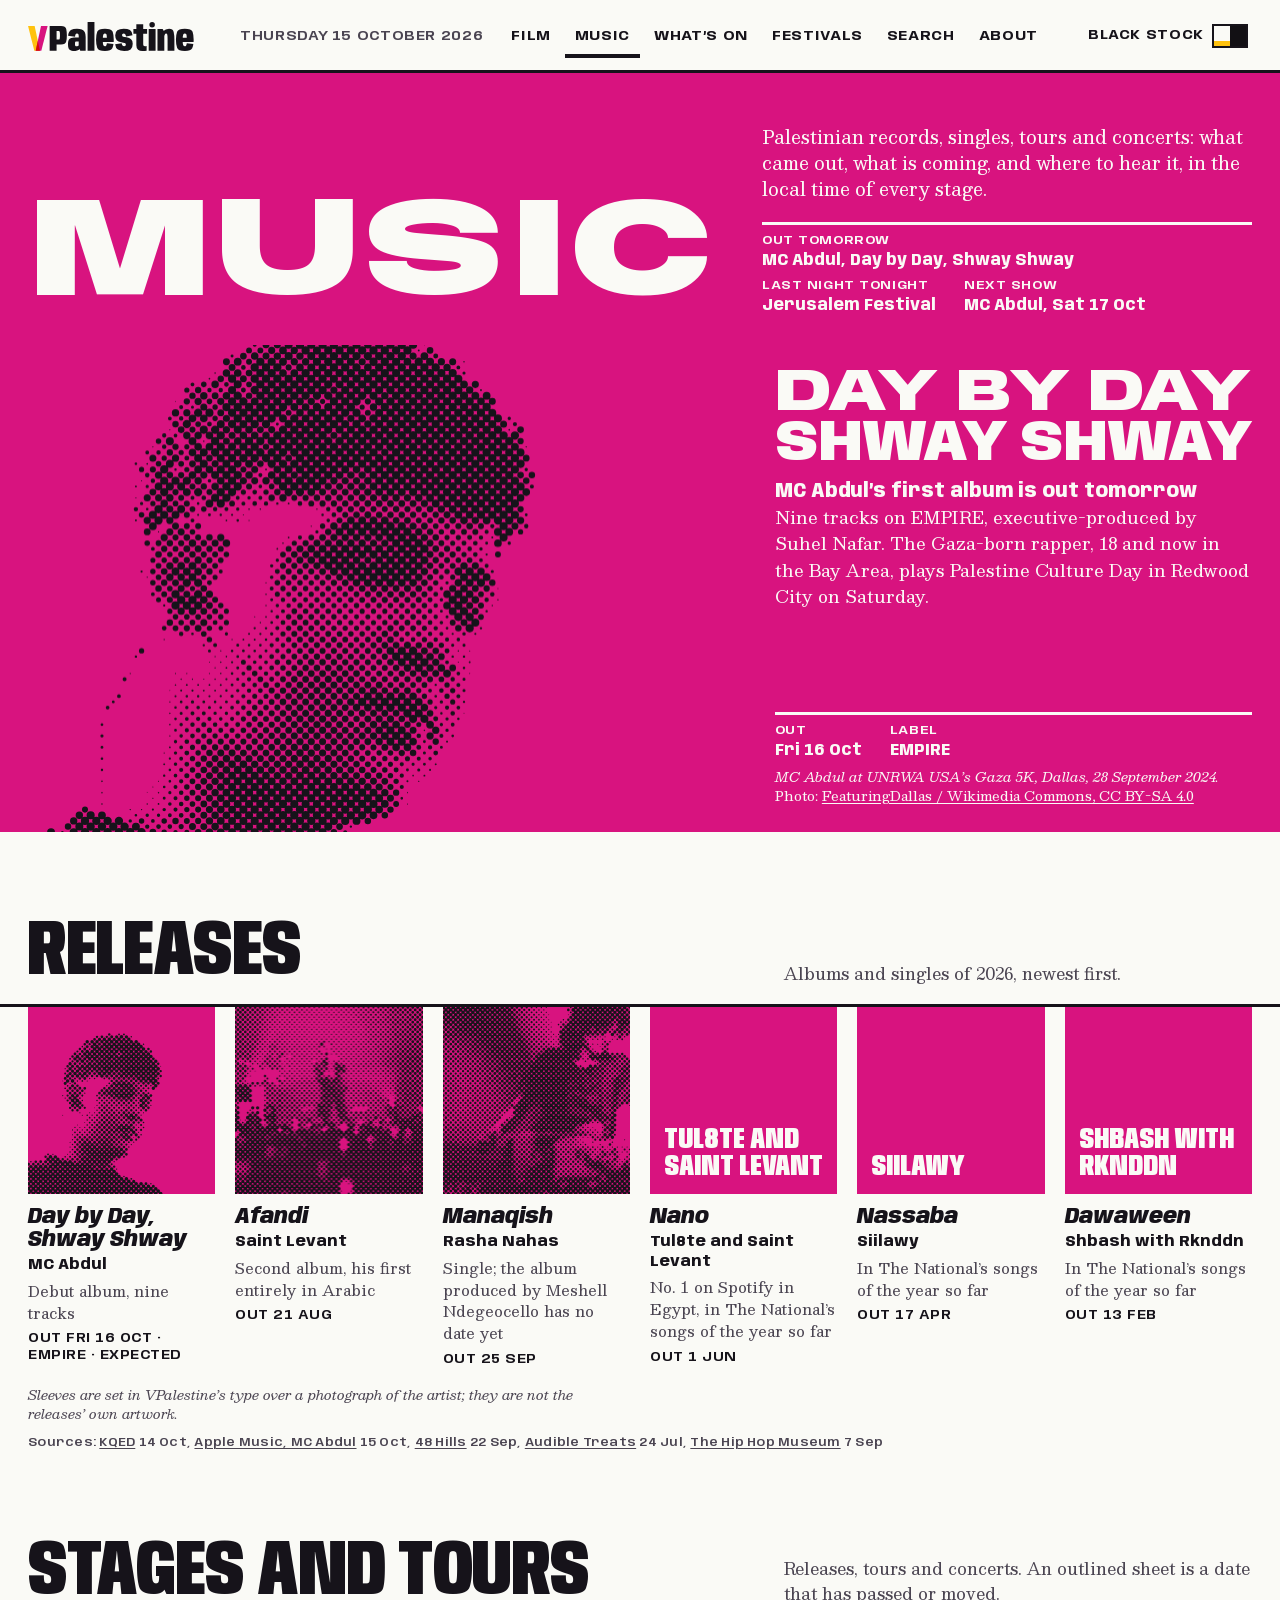
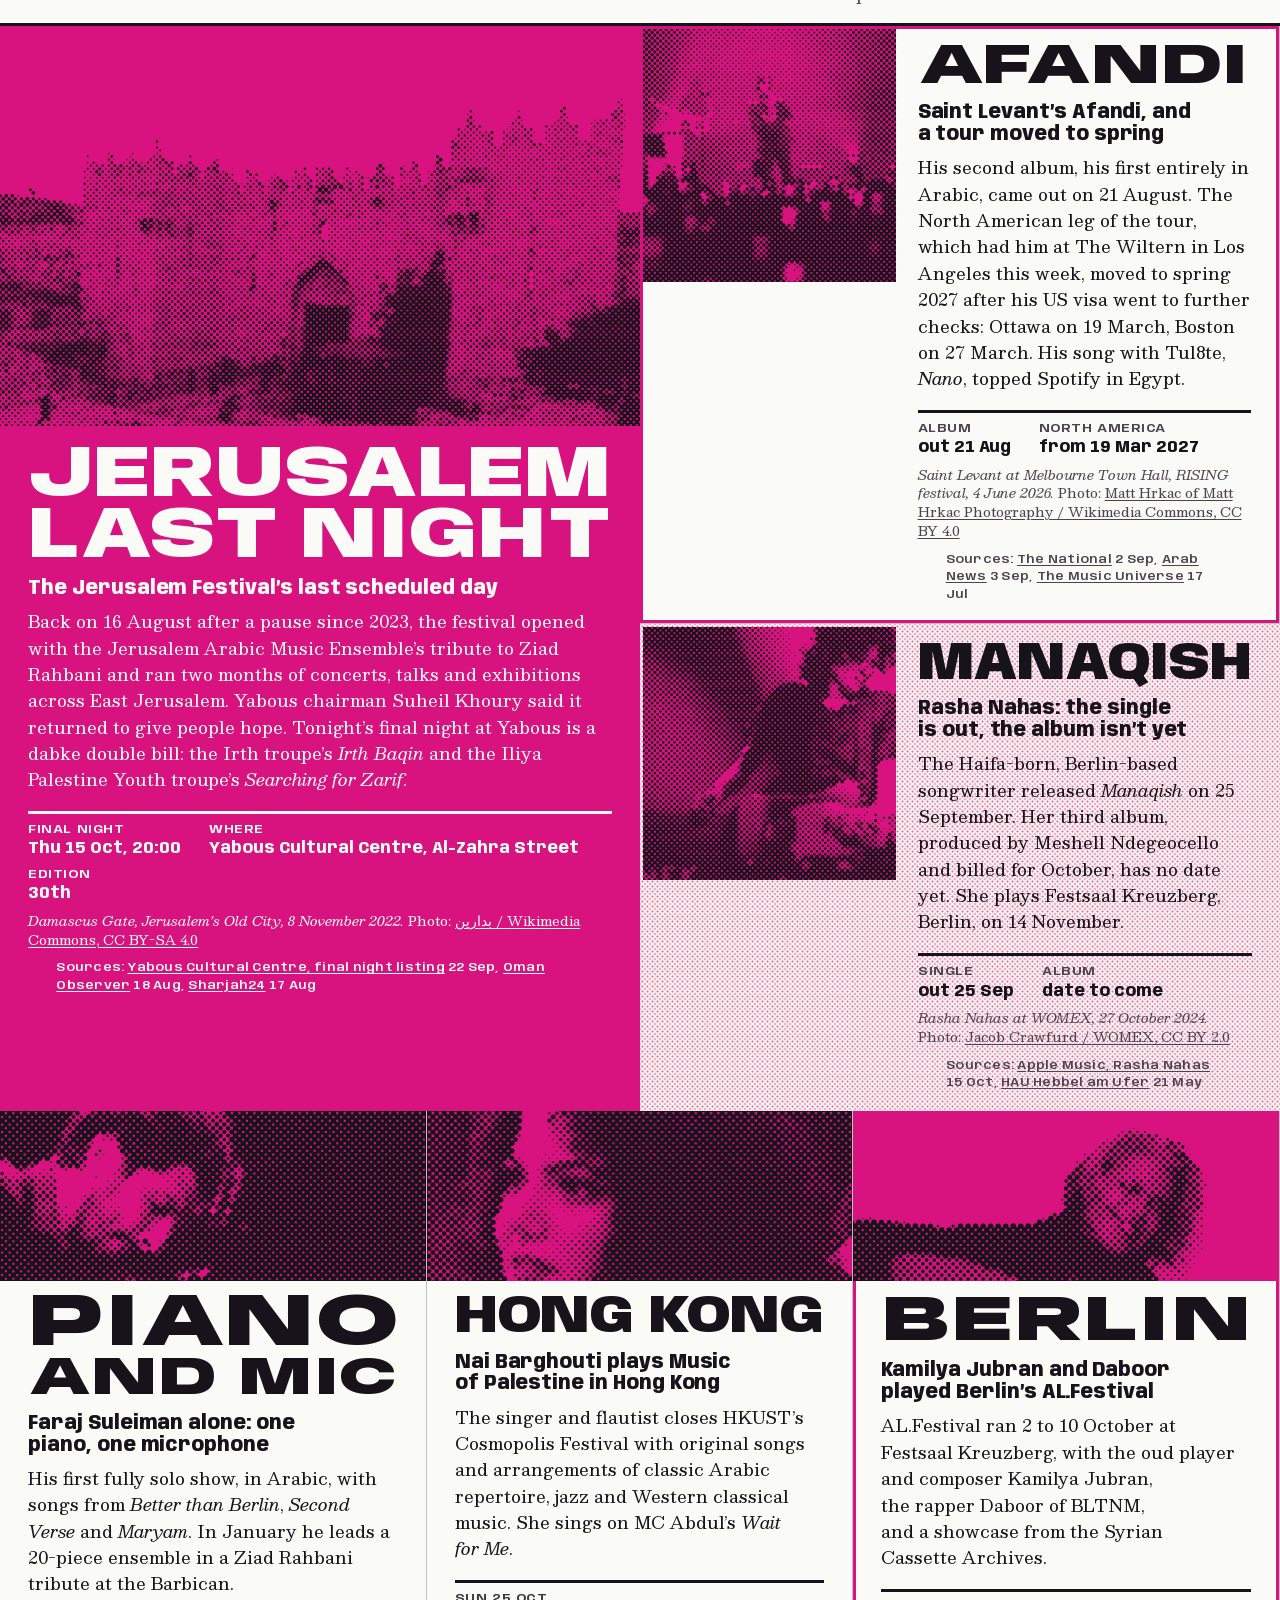
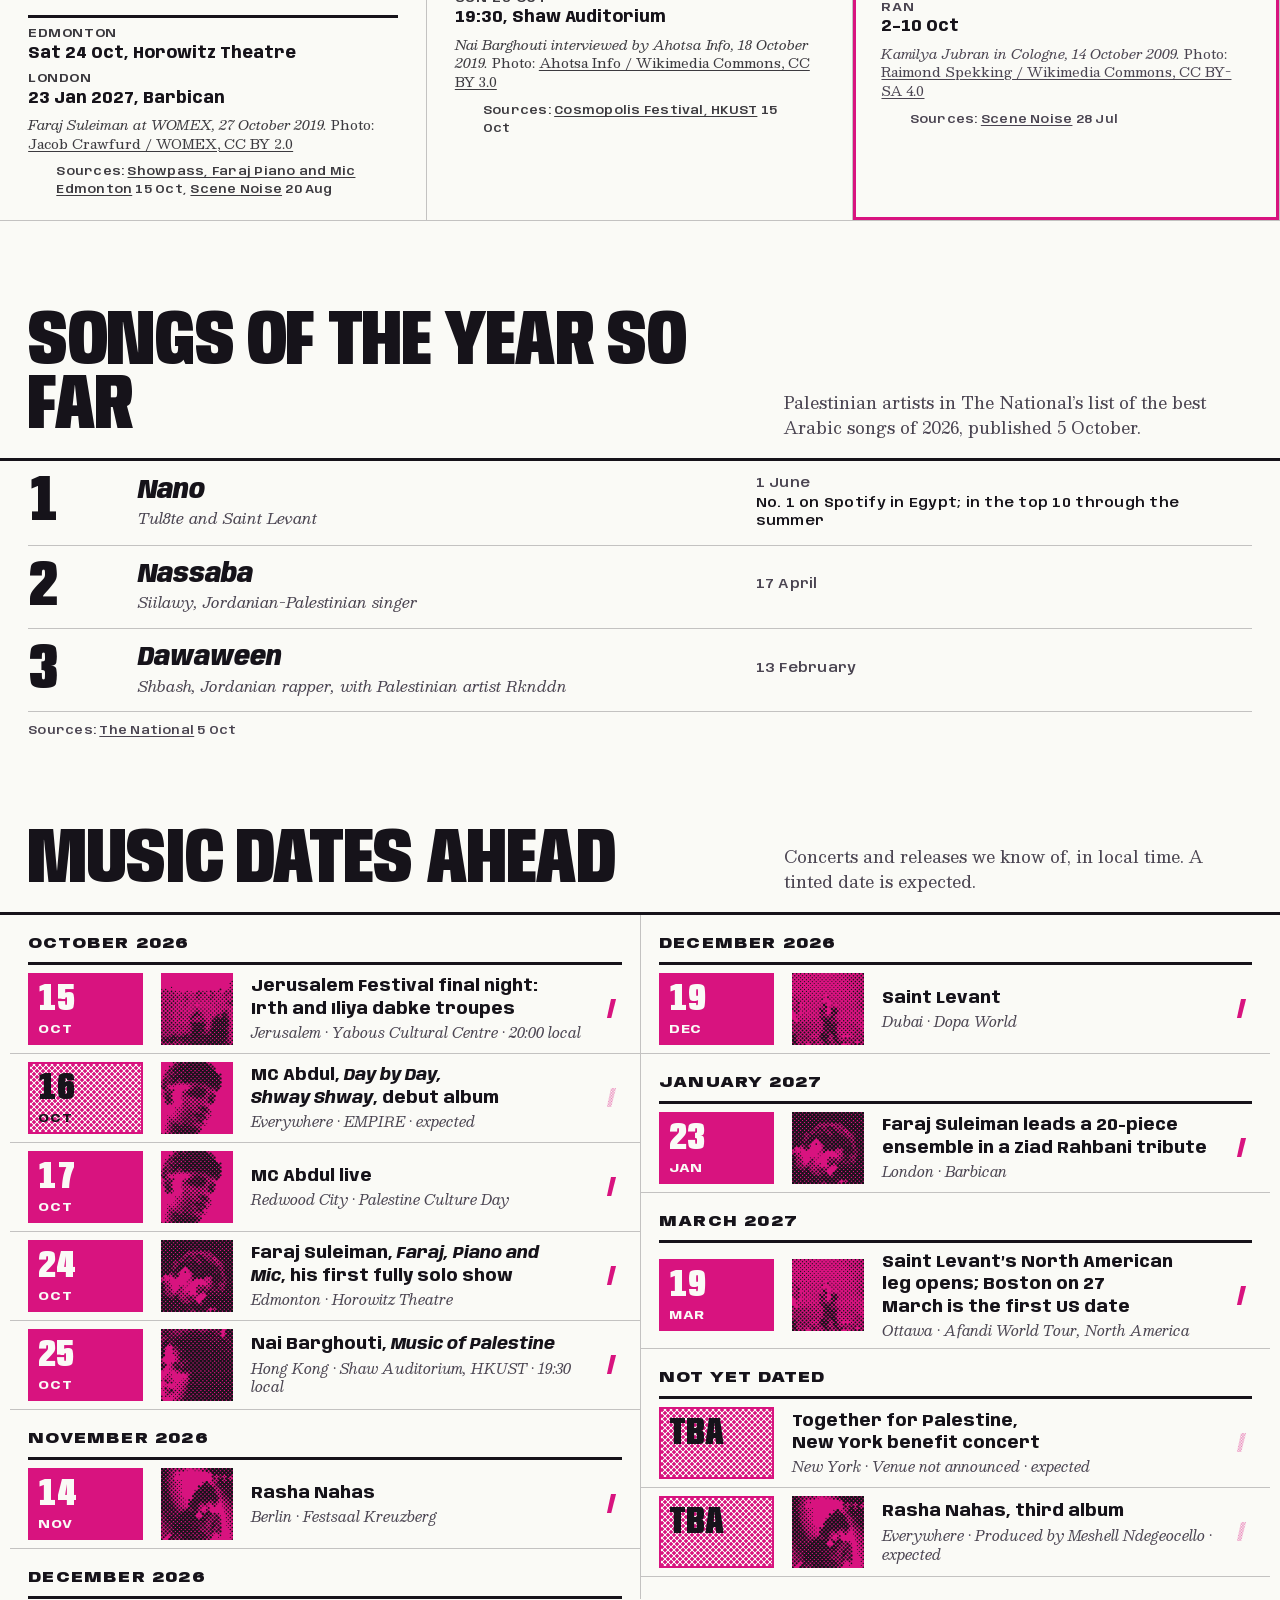
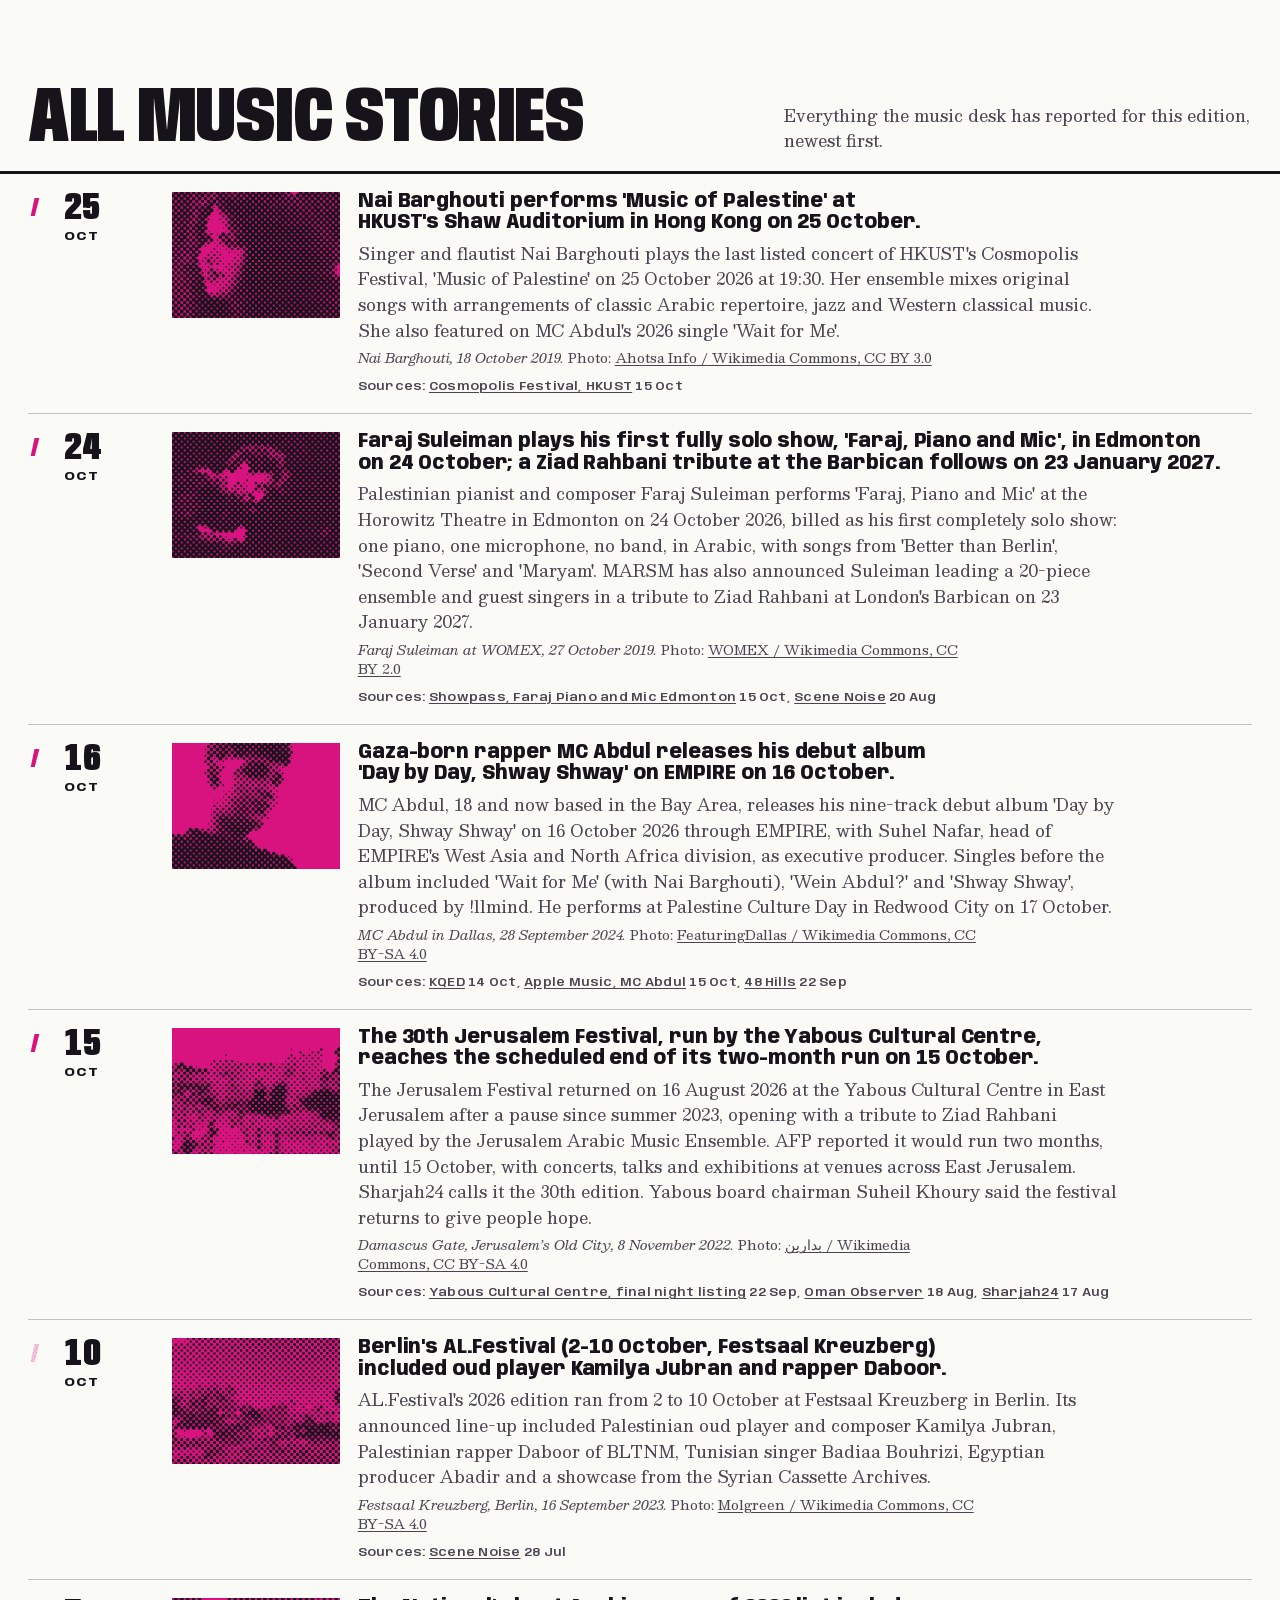
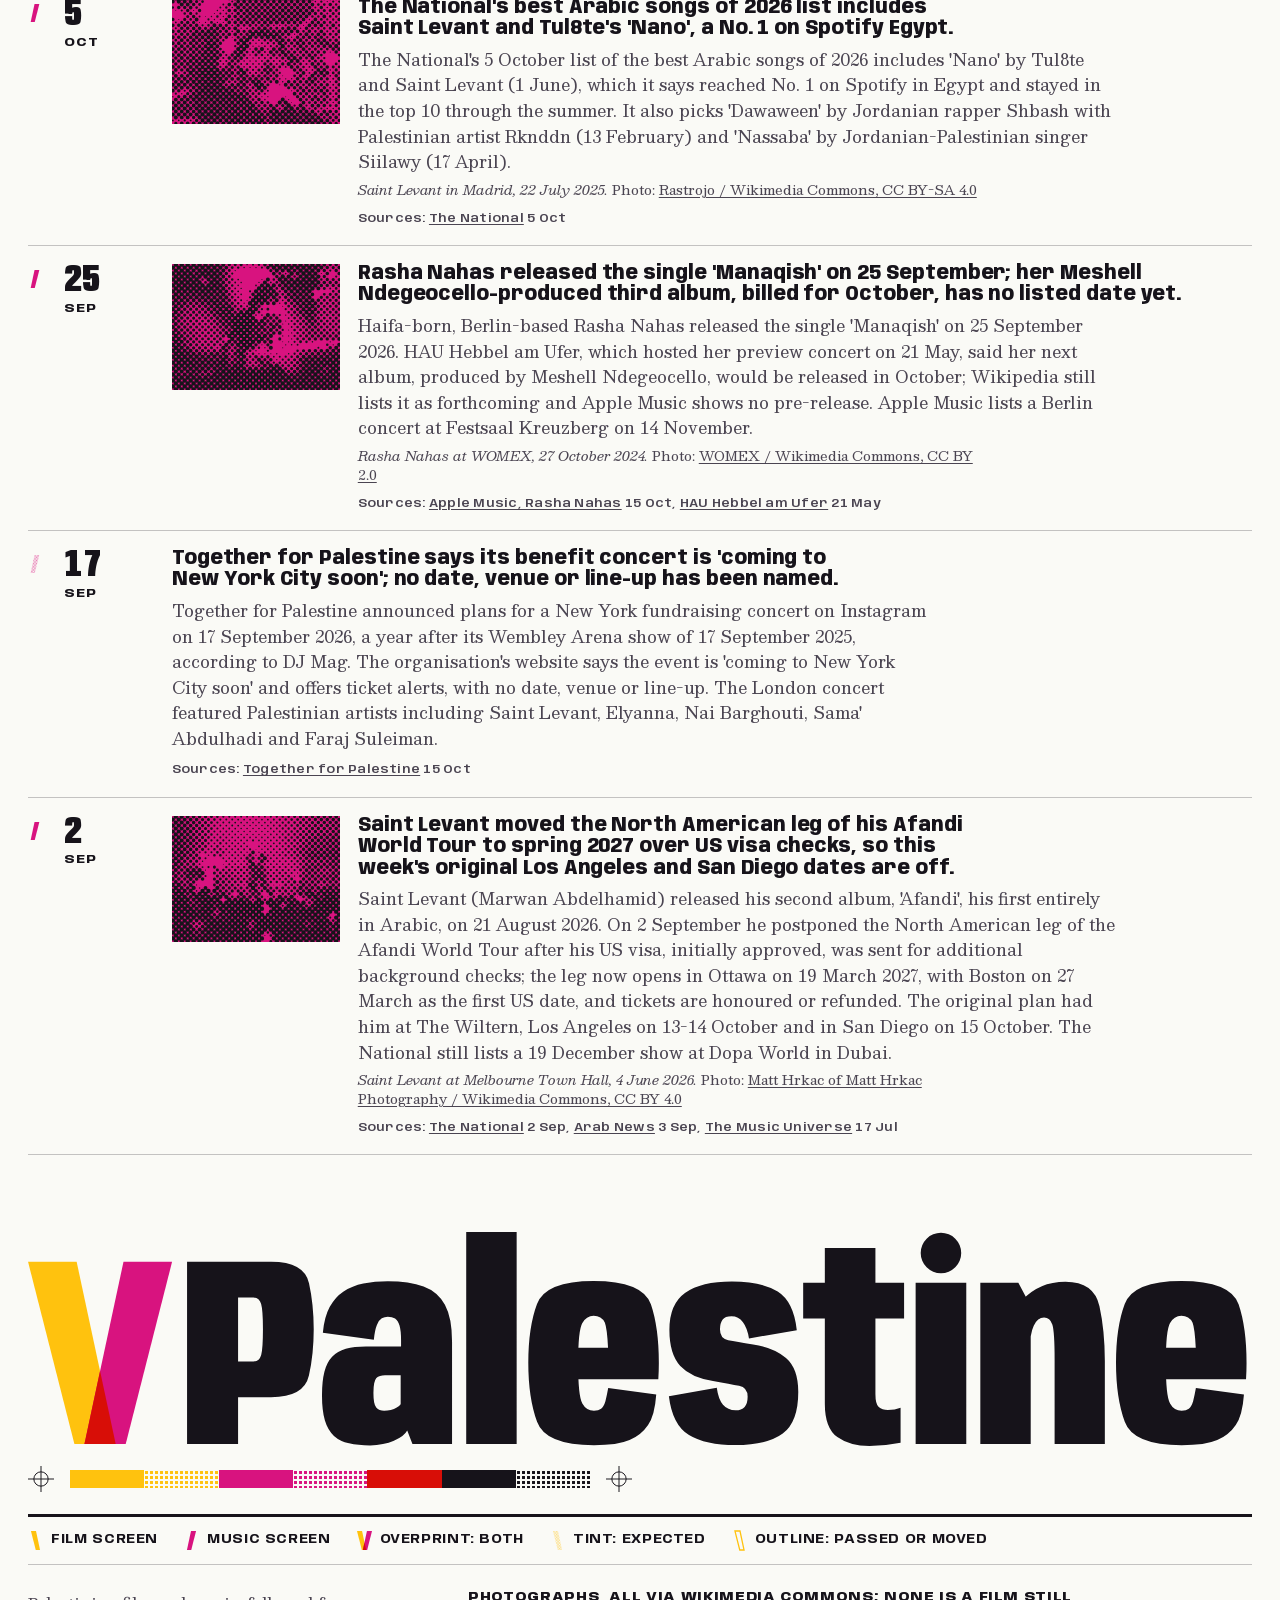
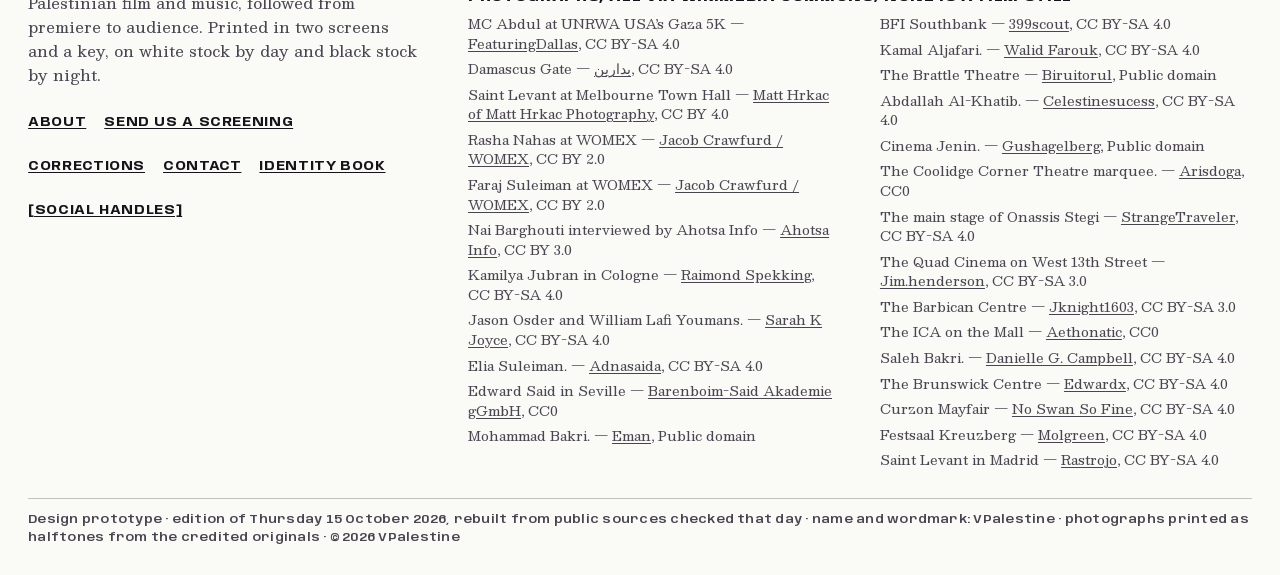
<file: music.html>
<!doctype html>
<html lang="en">
<head>
<meta charset="utf-8">
<meta name="viewport" content="width=device-width, initial-scale=1">
<title>Music — VPalestine</title>
<meta name="description" content="Palestinian records, tours and concerts: releases of 2026 and every date ahead.">
<meta name="theme-color" content="#FAFAF6">
<meta property="og:type" content="website">
<meta property="og:site_name" content="VPalestine">
<meta property="og:title" content="Music — VPalestine">
<meta property="og:description" content="Palestinian records, tours and concerts: releases of 2026 and every date ahead.">
<meta property="og:image" content="https://taktek-dev.github.io/vpalestine-prototype/assets/og.png">
<meta name="twitter:card" content="summary_large_image">
<link rel="icon" href="favicon.svg?v=20" type="image/svg+xml">
<link rel="preload" href="assets/fonts/anybody-var.woff2?v=1" as="font" type="font/woff2" crossorigin>
<link rel="preload" href="assets/fonts/besley-var.woff2?v=1" as="font" type="font/woff2" crossorigin>
<link rel="stylesheet" href="assets/css/vp.css?v=20">
<link rel="stylesheet" href="assets/css/pages.css?v=20">
<script>(function(){var d=document.documentElement;try{if(localStorage.getItem('vp-stock')==='black')d.dataset.stock='black'}catch(e){}
var seen=false;try{seen=sessionStorage.getItem('vp-pulled')==='1'}catch(e){}
if((location.search.indexOf('pull')>-1||!seen)&&!matchMedia('(prefers-reduced-motion: reduce)').matches&&document.visibilityState!=='hidden'){d.classList.add('pulling');setTimeout(function(){d.classList.remove('pulling')},6000)}})();</script>
</head>
<body id="top">
<!--
THESIS: VPalestine prints Palestinian film and music like its film-week and concert posters: film in one silkscreen ink, music in the other, a third colour where they overprint. Refuses the dark streaming poster-grid and the festival-programme template.
OWN-WORLD: White stock is the light (black stock at night, inks opaque on an underbase). Projector yellow, fuchsia, overprint red, key. Anybody set to each sheet's measure by width, Besley for reading. Photos as 45-degree halftones. Rank by sheet format; state by ink density (solid, tint, outline); the V strokes are the legend.
STORY: Readers see tonight's film and tomorrow's record, plan the week from the handbill, follow festival runs, check dates ahead.
FIRST VIEWPORT: Left 7/12, a yellow one-sheet: halftone Suleiman, three fitted title lines, deck, billing band. Right: fuchsia MC Abdul sleeve overprinting the one-sheet's edge in red. Directly under, the This week handbill as a day-column strip.
FORM: Overprint, grounded candidate 3 of 7, seed 0b2cf4c5.
FINISH: unreviewed and undocumented is unfinished; this build ends with the finish review, the verdict, and DESIGN.md
-->
<a class="skip" href="#main">Skip to the page</a><svg width="0" height="0" style="position:absolute" aria-hidden="true" focusable="false"><defs><pattern id="tint-f" width="110" height="110" patternUnits="userSpaceOnUse"><circle cx="27" cy="27" r="26" fill="var(--film)"/><circle cx="82" cy="82" r="26" fill="var(--film)"/></pattern><pattern id="tint-m" width="110" height="110" patternUnits="userSpaceOnUse"><circle cx="27" cy="27" r="26" fill="var(--music)"/><circle cx="82" cy="82" r="26" fill="var(--music)"/></pattern><pattern id="tint-o" width="110" height="110" patternUnits="userSpaceOnUse"><circle cx="27" cy="27" r="26" fill="var(--over)"/><circle cx="82" cy="82" r="26" fill="var(--over)"/></pattern></defs></svg><div class="marks" aria-hidden="true"><i></i><i></i><i></i><i></i></div><div class="squeegee" aria-hidden="true"></div><header class="mast"><a class="mark" href="./home.html"><svg viewBox="0 -220 9063 1570" role="img" aria-label="VPalestine, home"><path class="f" d="M0.0 0.0L360.0 0.0L649.2 1350.0L343.5 1350.0Z"/><path class="m" d="M707.0 0.0L1067.0 0.0L723.5 1350.0L417.8 1350.0Z"/><path class="o" d="M533.5 810.0L649.2 1350.0L417.8 1350.0Z"/><g class="w"><path transform="translate(1137 1350) scale(1 -1)" d="M40.872472789138556 0.0H418.6870838999748V346.0653406791389H663.1478675603867Q907.6145270727575 346.0653406791389 943.3359496425837 506.2498502526432Q979.05737221241 666.4343598261476 979.05737221241 850.2591231539845Q979.05737221241 1032.180932380259 944.0916869472712 1191.0904661901295Q909.1260016821325 1350.0 663.1478675603867 1350.0H40.872472789138556ZM418.6870838999748 611.4152366258204V1084.6501040533185H533.0216710343957Q575.2065082378685 1084.6501040533185 589.0512640122324 1037.6693802587688Q602.8960197865963 990.6886564642191 602.8960197865963 849.2678052866759Q602.8960197865963 706.393810916692 589.8070013169199 658.9045237712562Q576.7179828472435 611.4152366258204 533.0216710343957 611.4152366258204ZM1396.9759109020233 -10.430395152419806Q1446.3371845073998 -10.430395152419806 1491.351659733802 -0.8061260934919119Q1536.3661349602044 8.818142965435982 1572.9924976434559 24.75077431462705Q1609.6188603267074 40.68340566381812 1635.436639867723 59.77705954760313Q1661.2544194087386 78.87071343138814 1671.5924309194088 99.34230790659785L1710.1843377761543 0.0H2003.5082371346653V757.9716009907424Q2003.5082371346653 934.7974900901318 1950.694851236418 1031.5084442421794Q1897.8814653381705 1128.219398394227 1792.7007393520325 1167.0112431496382Q1687.5200133658946 1205.8030879050493 1527.5993469804525 1205.8030879050493Q1429.8090711273253 1205.8030879050493 1346.5483389552683 1188.4870596583933Q1263.2876067832112 1171.1710314117372 1200.2155973874032 1129.939749887213Q1137.1435879915953 1088.708468362689 1096.973026432097 1013.9805184099823Q1056.8024648725986 939.2525684572756 1046.7040048539639 824.3802020959556L1424.2082557491958 772.58149876073Q1431.7442417219281 844.730436630547 1446.9119554273784 881.4128036331385Q1462.0796691328287 918.09517063573 1483.0830964036286 930.4159653726965Q1504.0865236744285 942.736760109663 1527.9038266055286 942.736760109663Q1559.894846495241 942.736760109663 1581.5351577848196 928.6911115609109Q1603.1754690743983 914.6454630121589 1614.5297010615468 876.8347753416747Q1625.8839330486953 839.0240876711905 1625.8839330486953 765.7310820631683V722.3884507268667H1365.4000836722553Q1278.690626066178 722.3884507268667 1216.59436846897 704.5473865699023Q1154.498110871762 686.7063224129379 1115.32662021555 645.5959345847368Q1076.155129559338 604.4855467565358 1058.1800131779164 535.0575316790491Q1040.2048967964947 465.6295166015625 1040.2048967964947 360.8956172019243Q1040.2048967964947 246.23455632850528 1061.934267802164 173.15076110325754Q1083.6636388078332 100.0669658780098 1128.9270982444286 59.82939921319485Q1174.190557681024 19.591832548379898 1240.3805060200393 4.580718697980046Q1306.5704543590546 -10.430395152419806 1396.9759109020233 -10.430395152419806ZM1500.381991069764 245.7091518379748Q1482.3783749453723 245.7091518379748 1467.5392053686082 250.85227323509753Q1452.7000357918441 255.99539463222027 1442.0641320105642 269.40774844400585Q1431.4282282292843 282.8201022557914 1426.3330176528543 308.5928629171103Q1421.2378070764244 334.3656235784292 1421.2378070764244 378.13637671619654Q1421.2378070764244 422.7615610063076 1426.9714517276734 449.2929702308029Q1432.7050963789225 475.8243794552982 1443.2159330807626 487.9974935874343Q1453.7267697826028 500.1706077195704 1470.0804956518114 504.35157695785165Q1486.43422152102 508.5325461961329 1506.7229069061577 508.5325461961329H1622.953367471695V294.37175719439983Q1613.8142447657883 280.9603174291551 1594.0860947594047 269.25133732147515Q1574.357944753021 257.5423572137952 1549.8102364763618 251.625754525885Q1525.2625281997025 245.7091518379748 1500.381991069764 245.7091518379748ZM2108.486451379955 0.0H2482.0765020623803V1570.0H2108.486451379955ZM3054.5884446799755 -9.593090701848269V246.85093591362238Q2998.094798501581 246.85093591362238 2968.512775786221 300.4409730806947Q2937.3707555122674 351.54670837149024 2937.3707555122674 599.4950694255531Q2937.3707555122674 839.6076580733061 2967.776399899274 893.6569497101009Q2998.209217019379 949.2177159562707 3052.4562678933144 949.2177159562707Q3109.833019066602 949.2177159562707 3135.6685219705105 898.560342554003Q3152.022191543132 855.5737932808697 3158.877500180155 713.2166108079255H2906.1119918115437V480.13037346303463H3531.434116870165Q3535.201986897737 535.7197537012398 3535.201986897737 599.547475039959Q3535.201986897737 861.4693441167474 3476.3217299319804 1034.8647805824876Q3414.3971735313535 1207.2602170482278 3052.0376156680286 1207.2602170482278Q2695.922808188945 1207.2602170482278 2632.891061965376 1036.3394751697779Q2568.3264909163117 865.418733291328 2568.3264909163117 600.9521985687315Q2568.3264909163117 338.95838848128915 2633.181612893939 163.90265011042356Q2694.992435436696 -9.593090701848269 3054.5884446799755 -9.593090701848269ZM3054.5884446799755 246.85093591362238V-9.593090701848269Q3229.842917665839 -9.593090701848269 3318.2726346738636 28.84991692006588Q3405.750874631107 66.34144749119878 3455.3290830664337 140.49202181398869Q3504.8315958194435 212.15829426050186 3515.9300558380783 367.02714831382036L3160.1684898510575 415.057981621474Q3149.4886820577085 357.22463177517056 3139.4472736753523 316.1353252530098Q3127.8730404675007 276.557493340224 3107.5837653540075 261.6663667857647Q3088.778792116791 246.85093591362238 3054.5884446799755 246.85093591362238ZM4101.88112828508 -8.337134025990963Q4338.097772747278 -8.337134025990963 4453.003186091781 76.8846078813076Q4567.908599436283 162.10634978860617 4567.908599436283 384.8665456213057Q4567.908599436283 558.551305796951 4476.941154759377 636.7068599369377Q4385.973710082471 714.8624140769243 4233.603555444628 736.5413069352508Q4109.722224857658 758.8299784548581 4048.870115827769 768.8341037798673Q3988.01800679788 778.8382291048765 3988.01800679788 848.8034650199115Q3988.01800679788 894.7748171314597 4006.7748958282173 920.3733112215996Q4025.5317848585546 945.9718053117394 4073.3314515911043 945.9718053117394Q4125.180420864373 945.9718053117394 4158.244148500264 901.8810224495828Q4191.307876136154 857.7902395874262 4202.8249883800745 781.5642668157816L4557.025679323822 842.268839482218Q4533.7863047719 1055.1523033380508 4415.339015562087 1128.9933937452734Q4296.891726352274 1202.8344841524959 4075.843364942819 1202.8344841524959Q3848.975314658135 1202.8344841524959 3731.196422036737 1119.4133355300874Q3613.4175294153392 1035.9921869076788 3613.4175294153392 845.7206886671484Q3613.4175294153392 663.9598146900535 3694.0518442094326 577.7647408787161Q3774.686159003526 491.56966706737876 3936.0665923170745 466.7707790918648Q4065.970970015973 443.5849759876728 4129.430219922215 430.593905845657Q4192.889469828457 417.6028357036412 4192.889469828457 349.3193769417703Q4192.889469828457 299.6578985415399 4170.4539928194135 274.30104779079556Q4148.01851581037 248.94419704005122 4103.74604421109 248.94419704005122Q4044.8653879724443 248.94419704005122 4010.3682799134403 289.63034911081195Q3975.8711718544364 330.3165011815727 3964.354059610516 415.64287619292736L3609.6205438412726 354.1009990759194Q3635.3718317449093 141.32742386311293 3758.613193789497 66.49514491856098Q3881.8545558340847 -8.337134025990963 4101.88112828508 -8.337134025990963ZM5095.349057447165 -15.061864878982306Q5214.628976762295 -15.061864878982306 5325.712668642402 8.2059326171875V267.4663522094488Q5284.222324285656 251.2014118693769 5231.832770779729 251.2014118693769Q5188.542287643999 251.2014118693769 5163.94357874617 272.89429742097855Q5139.344869848341 294.5871829725802 5139.344869848341 369.4741500094533V928.44736944139H5351.658363588154V1193.7972653880715H5139.344869848341V1450.8921865522861H4764.689169514924V1193.7972653880715H4604.248878967017V928.44736944139H4764.689169514924V298.7272070981562Q4764.689169514924 117.83180275186896 4857.263674123213 51.38496893644333Q4949.838178731501 -15.061864878982306 5095.349057447165 -15.061864878982306ZM5437.22069459036 0.0H5812.295047149062V1193.8399658203125H5437.22069459036ZM5916.359891012311 0.0H6289.531289469451V1022.552251316607L6198.037223745137 1193.7972653880715H5916.359891012311ZM6466.544713515788 0.0H6838.650462321937V612.5995636321604Q6838.650462321937 839.2732189632952 6798.745305798948 1020.5965519901365Q6758.8401492759585 1201.9198850169778 6547.138627074659 1201.9198850169778Q6350.491714861244 1201.9198850169778 6225.352161355317 1063.8536570128053Q6100.212607849389 925.7874290086329 6100.212607849389 738.7523068971932L6283.251506090164 697.7268019020557Q6283.251506090164 815.7768354378641 6311.938825946301 876.1734122540802Q6340.626145802438 936.5699890702963 6388.318474687636 936.5699890702963Q6432.588416706771 936.5699890702963 6449.5665651112795 884.6198904663324Q6466.544713515788 832.6697918623686 6466.544713515788 623.9937443137169ZM7407.5884446799755 -9.593090701848269V246.85093591362238Q7351.094798501581 246.85093591362238 7321.512775786221 300.4409730806947Q7290.370755512267 351.54670837149024 7290.370755512267 599.4950694255531Q7290.370755512267 839.6076580733061 7320.776399899274 893.6569497101009Q7351.209217019379 949.2177159562707 7405.456267893314 949.2177159562707Q7462.833019066602 949.2177159562707 7488.6685219705105 898.560342554003Q7505.022191543132 855.5737932808697 7511.877500180155 713.2166108079255H7259.111991811544V480.13037346303463H7884.434116870165Q7888.201986897737 535.7197537012398 7888.201986897737 599.547475039959Q7888.201986897737 861.4693441167474 7829.32172993198 1034.8647805824876Q7767.3971735313535 1207.2602170482278 7405.037615668029 1207.2602170482278Q7048.922808188945 1207.2602170482278 6985.891061965376 1036.3394751697779Q6921.326490916312 865.418733291328 6921.326490916312 600.9521985687315Q6921.326490916312 338.95838848128915 6986.181612893939 163.90265011042356Q7047.992435436696 -9.593090701848269 7407.5884446799755 -9.593090701848269ZM7407.5884446799755 246.85093591362238V-9.593090701848269Q7582.842917665839 -9.593090701848269 7671.272634673864 28.84991692006588Q7758.750874631107 66.34144749119878 7808.329083066434 140.49202181398869Q7857.8315958194435 212.15829426050186 7868.930055838078 367.02714831382036L7513.1684898510575 415.057981621474Q7502.4886820577085 357.22463177517056 7492.447273675352 316.1353252530098Q7480.873040467501 276.557493340224 7460.5837653540075 261.6663667857647Q7441.778792116791 246.85093591362238 7407.5884446799755 246.85093591362238ZM5774.8 1414.2A150 150 0 1 0 5474.8 1414.2A150 150 0 1 0 5774.8 1414.2Z"/></g></svg></a><div class="mid"><p class="dateline"><time datetime="2026-10-15">Thursday 15 October 2026</time></p><nav aria-label="Sections"><ul><li><a href="film.html">Film</a></li><li><a href="music.html" aria-current="page">Music</a></li><li><a href="calendar.html">What’s on</a></li><li><a href="festival.html">Festivals</a></li><li><a href="search.html">Search</a></li><li><a href="about.html">About</a></li></ul></nav></div><button class="stock" type="button" aria-pressed="false"><span class="lbl">Black stock</span><span class="sw" aria-hidden="true"><i></i><i></i></span></button></header><main id="main"><header class="ph ink ink-music p-film "><div class="ph-t p-key"><h1 class="lines " data-fit><a class="stretch" href="#main"><span class="vh">Music</span><span aria-hidden="true"><span class="ln">Music</span></span></a></h1></div><div class="ph-d p-key"><p class="deck">Palestinian records, singles, tours and concerts: what came out, what is coming, and where to hear it, in the local time of every stage.</p><dl class="band"><div><dt>Out tomorrow</dt><dd>MC Abdul, Day by Day, Shway Shway</dd></div><div><dt>Last night tonight</dt><dd>Jerusalem Festival</dd></div><div><dt>Next show</dt><dd>MC Abdul, Sat 17 Oct</dd></div></dl></div></header><section class="sec first" aria-label="The lead"><article class="lead-sheet ink ink-music" id="lead"><figure class="plate " data-fx="0.48" data-fy="0.3" data-lpi="90"><img src="assets/img/photo/mc-abdul.webp?v=20" width="726" height="1200" alt="MC Abdul on stage with an in-ear monitor, holding a microphone" loading="lazy" decoding="async"></figure><div class="txt"><h2 class="lines " data-fit><a class="stretch" href="artist.html"><span class="vh">MC Abdul’s first album is out tomorrow</span><span aria-hidden="true"><span class="ln">Day by Day</span><span class="ln">Shway Shway</span></span></a></h2><p class="hed">MC Abdul’s first album is out tomorrow</p><p class="copy">Nine tracks on EMPIRE, executive-produced by Suhel Nafar. The Gaza-born rapper, 18 and now in the Bay Area, plays Palestine Culture Day in Redwood City on Saturday.</p><dl class="band"><div><dt>Out</dt><dd>Fri 16 Oct</dd></div><div><dt>Label</dt><dd>EMPIRE</dd></div></dl><p class="cap">MC Abdul at UNRWA USA’s Gaza 5K, Dallas, 28 September 2024. <span class="cr">Photo: <a href="https://commons.wikimedia.org/wiki/File:MC_Abdul_2.jpg">FeaturingDallas / Wikimedia Commons, CC BY-SA 4.0</a></span></p></div></article></section><section class="sec " id="releases" aria-labelledby="releases-h"><div class="head"><h2 id="releases-h">Releases</h2><p>Albums and singles of 2026, newest first.</p></div><ul class="sleeves"><li class="sl st-due"><figure class="plate ink-music" data-fx="0.48" data-fy="0.3" data-lpi="54"><img src="assets/img/photo/mc-abdul.webp?v=20" width="726" height="1200" alt="MC Abdul" loading="lazy" decoding="async"></figure><h3><a href="artist.html"><em>Day by Day, Shway Shway</em></a></h3><p class="by">MC Abdul</p><p class="wh">Debut album, nine tracks</p><p class="dd">Out Fri 16 Oct · EMPIRE · expected</p></li><li class="sl"><figure class="plate ink-music" data-fx="0.5" data-fy="0.4" data-lpi="54"><img src="assets/img/photo/saint-levant-live.webp?v=20" width="1200" height="800" alt="Saint Levant" loading="lazy" decoding="async"></figure><h3><a href="#saint-levant"><em>Afandi</em></a></h3><p class="by">Saint Levant</p><p class="wh">Second album, his first entirely in Arabic</p><p class="dd">Out 21 Aug</p></li><li class="sl"><figure class="plate ink-music" data-fx="0.4" data-fy="0.55" data-zoom="1.5" data-lpi="54"><img src="assets/img/photo/rasha-nahas.webp?v=20" width="1024" height="683" alt="Rasha Nahas" loading="lazy" decoding="async"></figure><h3><a href="#rasha-nahas"><em>Manaqish</em></a></h3><p class="by">Rasha Nahas</p><p class="wh">Single; the album produced by Meshell Ndegeocello has no date yet</p><p class="dd">Out 25 Sep</p></li><li class="sl"><div class="plate ink-music no-photo" aria-hidden="true"><span>Tul8te and Saint Levant</span></div><h3><a href="#chart"><em>Nano</em></a></h3><p class="by">Tul8te and Saint Levant</p><p class="wh">No. 1 on Spotify in Egypt, in The National’s songs of the year so far</p><p class="dd">Out 1 Jun</p></li><li class="sl"><div class="plate ink-music no-photo" aria-hidden="true"><span>Siilawy</span></div><h3><a href="#chart"><em>Nassaba</em></a></h3><p class="by">Siilawy</p><p class="wh">In The National’s songs of the year so far</p><p class="dd">Out 17 Apr</p></li><li class="sl"><div class="plate ink-music no-photo" aria-hidden="true"><span>Shbash with Rknddn</span></div><h3><a href="#chart"><em>Dawaween</em></a></h3><p class="by">Shbash with Rknddn</p><p class="wh">In The National’s songs of the year so far</p><p class="dd">Out 13 Feb</p></li></ul><p class="cap note">Sleeves are set in VPalestine’s type over a photograph of the artist; they are not the releases’ own artwork.</p><p class="src">Sources: <a href="https://www.kqed.org/arts/13994726/mc-abdul-palestinian-rapper-empire-bay-area-gaza-day-by-day-shway-shway">KQED</a> 14 Oct, <a href="https://music.apple.com/my/artist/mc-abdul/1573987204">Apple Music, MC Abdul</a> 15 Oct, <a href="https://48hills.org/2026/09/gazas-mc-abdul-on-life-in-the-bay-and-a-debut-album-that-maps-his-journey/">48 Hills</a> 22 Sep, <a href="https://audibletreats.com/?p=87824">Audible Treats</a> 24 Jul, <a href="https://thhm.org/blog/the-hip-hop-museum-mc-abdul/">The Hip Hop Museum</a> 7 Sep</p></section><section class="sec" id="stages" aria-labelledby="record-h"><div class="head"><h2 id="record-h">Stages and tours</h2><p>Releases, tours and concerts. An outlined sheet is a date that has passed or moved.</p></div><div class="wall"><article class="sheet ink ink-music gig big" id="jerusalem"><figure class="plate " data-fx="0.52" data-fy="0.36" data-zoom="1.25" data-lpi="150"><img src="assets/img/photo/damascus-gate.webp?v=20" width="1200" height="900" alt="Damascus Gate in Jerusalem’s Old City, its stone walls and steps in daylight" loading="lazy" decoding="async"></figure><div class="txt"><h3 class="lines " data-fit><a class="stretch" href="music.html#jerusalem-festival-closes"><span class="vh">The Jerusalem Festival’s last scheduled day</span><span aria-hidden="true"><span class="ln">Jerusalem</span><span class="ln">last night</span></span></a></h3><p class="hed">The Jerusalem Festival’s last scheduled day</p><p class="copy">Back on 16 August after a pause since 2023, the festival opened with the Jerusalem Arabic Music Ensemble’s tribute to Ziad Rahbani and ran two months of concerts, talks and exhibitions across East Jerusalem. Yabous chairman Suheil Khoury said it returned to give people hope. Tonight’s final night at Yabous is a dabke double bill: the Irth troupe’s <em>Irth Baqin</em> and the Iliya Palestine Youth troupe’s <em>Searching for Zarif</em>.</p><dl class="band"><div><dt>Final night</dt><dd>Thu 15 Oct, 20:00</dd></div><div><dt>Where</dt><dd>Yabous Cultural Centre, Al-Zahra Street</dd></div><div><dt>Edition</dt><dd>30th</dd></div></dl><p class="cap">Damascus Gate, Jerusalem’s Old City, 8 November 2022. <span class="cr">Photo: <a href="https://commons.wikimedia.org/wiki/File:Damascus_Gate_IMG_3146.jpg">بدارين / Wikimedia Commons, CC BY-SA 4.0</a></span></p><p class="src">Sources: <a href="https://tzkrti.com/en/events/4772">Yabous Cultural Centre, final night listing</a> 22 Sep, <a href="https://www.omanobserver.om/article/1194680/features/lifestyle/palestinians-celebrate-jerusalem-festival-return">Oman Observer</a> 18 Aug, <a href="https://sharjah24.ae/en/Articles/2026/08/17/Jerusalem-Festival-returns-after-three-year-hiatus">Sharjah24</a> 17 Aug</p></div></article><article class="sheet ink ink-music st-gone sleeve-s" id="saint-levant"><figure class="plate " data-fx="0.5" data-fy="0.4" data-lpi="64"><img src="assets/img/photo/saint-levant-live.webp?v=20" width="1200" height="800" alt="Saint Levant performing on stage at Melbourne Town Hall" loading="lazy" decoding="async"></figure><div class="txt"><h3 class="lines " data-fit><a class="stretch" href="music.html#saint-levant-tour-postponed"><span class="vh">Saint Levant’s Afandi, and a tour moved to spring</span><span aria-hidden="true"><span class="ln">Afandi</span></span></a></h3><p class="hed">Saint Levant’s Afandi, and a tour moved to spring</p><p class="copy">His second album, his first entirely in Arabic, came out on 21 August. The North American leg of the tour, which had him at The Wiltern in Los Angeles this week, moved to spring 2027 after his US visa went to further checks: Ottawa on 19 March, Boston on 27 March. His song with Tul8te, <em>Nano</em>, topped Spotify in Egypt.</p><dl class="band"><div><dt>Album</dt><dd>out 21 Aug</dd></div><div><dt>North America</dt><dd>from 19 Mar 2027</dd></div></dl><p class="cap">Saint Levant at Melbourne Town Hall, RISING festival, 4 June 2026. <span class="cr">Photo: <a href="https://commons.wikimedia.org/wiki/File:Saint_Levant.jpg">Matt Hrkac of Matt Hrkac Photography / Wikimedia Commons, CC BY 4.0</a></span></p><p class="src">Sources: <a href="https://www.thenationalnews.com/arts-culture/music-stage/2026/09/02/saint-levant-postpones-north-american-tour-over-us-visa-issues/">The National</a> 2 Sep, <a href="https://www.arabnews.com/art-culture/saint-levant-postpones-north-american-tour-over-us-visa-issues-3000349">Arab News</a> 3 Sep, <a href="https://themusicuniverse.com/saint-levant-announces-global-2026-afandi-world-tour/">The Music Universe</a> 17 Jul</p></div></article><article class="sheet ink ink-music st-due sleeve-s" id="rasha-nahas"><figure class="plate " data-fx="0.4" data-fy="0.55" data-zoom="1.5" data-lpi="64"><img src="assets/img/photo/rasha-nahas.webp?v=20" width="1024" height="683" alt="Rasha Nahas playing an electric guitar on a lit stage" loading="lazy" decoding="async"></figure><div class="txt"><h3 class="lines " data-fit><a class="stretch" href="music.html#rasha-nahas-manaqish"><span class="vh">Rasha Nahas: the single is out, the album isn’t yet</span><span aria-hidden="true"><span class="ln">Manaqish</span></span></a></h3><p class="hed">Rasha Nahas: the single is out, the album isn’t yet</p><p class="copy">The Haifa-born, Berlin-based songwriter released <em>Manaqish</em> on 25 September. Her third album, produced by Meshell Ndegeocello and billed for October, has no date yet. She plays Festsaal Kreuzberg, Berlin, on 14 November.</p><dl class="band"><div><dt>Single</dt><dd>out 25 Sep</dd></div><div><dt>Album</dt><dd>date to come</dd></div></dl><p class="cap">Rasha Nahas at WOMEX, 27 October 2024. <span class="cr">Photo: <a href="https://commons.wikimedia.org/wiki/File:Womex24_rasha_nahas_by_jacob_crawfurd.jpg">Jacob Crawfurd / WOMEX, CC BY 2.0</a></span></p><p class="src">Sources: <a href="https://music.apple.com/us/artist/rasha-nahas/1121523006">Apple Music, Rasha Nahas</a> 15 Oct, <a href="https://www.hebbel-am-ufer.de/en/programme/pdetail/rasha-nahas-konzert/">HAU Hebbel am Ufer</a> 21 May</p></div></article><article class="sheet ink ink-stock gig small" id="faraj"><figure class="plate ink-music" data-fx="0.62" data-fy="0.4" data-zoom="1.35" data-lpi="80"><img src="assets/img/photo/faraj.webp?v=20" width="1024" height="683" alt="Faraj Suleiman at a grand piano, leaning into the keys" loading="lazy" decoding="async"></figure><h3 class="lines " data-fit><a class="stretch" href="music.html#faraj-suleiman-solo"><span class="vh">Faraj Suleiman alone: one piano, one microphone</span><span aria-hidden="true"><span class="ln">Piano</span><span class="ln">and Mic</span></span></a></h3><p class="hed">Faraj Suleiman alone: one piano, one microphone</p><p class="copy">His first fully solo show, in Arabic, with songs from <em>Better than Berlin</em>, <em>Second Verse</em> and <em>Maryam</em>. In January he leads a 20-piece ensemble in a Ziad Rahbani tribute at the Barbican.</p><dl class="band"><div><dt>Edmonton</dt><dd>Sat 24 Oct, Horowitz Theatre</dd></div><div><dt>London</dt><dd>23 Jan 2027, Barbican</dd></div></dl><p class="cap">Faraj Suleiman at WOMEX, 27 October 2019. <span class="cr">Photo: <a href="https://commons.wikimedia.org/wiki/File:Faraj_suleiman_artist_womex19_by_jacob_crawfurd_(48979379866).jpg">Jacob Crawfurd / WOMEX, CC BY 2.0</a></span></p><p class="src">Sources: <a href="https://www.showpass.com/faraj-piano-and-mic-edmonton/">Showpass, Faraj Piano and Mic Edmonton</a> 15 Oct, <a href="https://scenenoise.com/News/Faraj-Suleiman-Announces-Ziad-Rahbani-Tribute-Concert-in-London">Scene Noise</a> 20 Aug</p></article><article class="sheet ink ink-stock gig small" id="nai"><figure class="plate ink-music" data-fx="0.5" data-fy="0.35" data-lpi="80"><img src="assets/img/photo/nai.webp?v=20" width="574" height="606" alt="Nai Barghouti speaking in an interview" loading="lazy" decoding="async"></figure><h3 class="lines " data-fit><a class="stretch" href="music.html#nai-barghouti-hong-kong"><span class="vh">Nai Barghouti plays Music of Palestine in Hong Kong</span><span aria-hidden="true"><span class="ln">Hong Kong</span></span></a></h3><p class="hed">Nai Barghouti plays Music of Palestine in Hong Kong</p><p class="copy">The singer and flautist closes HKUST’s Cosmopolis Festival with original songs and arrangements of classic Arabic repertoire, jazz and Western classical music. She sings on MC Abdul’s <em>Wait for Me</em>.</p><dl class="band"><div><dt>Sun 25 Oct</dt><dd>19:30, Shaw Auditorium</dd></div></dl><p class="cap">Nai Barghouti interviewed by Ahotsa Info, 18 October 2019. <span class="cr">Photo: <a href="https://commons.wikimedia.org/wiki/File:Nai_Barghouti_(born_1996)_interviewed_by_Ahotsa_Info.png">Ahotsa Info / Wikimedia Commons, CC BY 3.0</a></span></p><p class="src">Sources: <a href="https://cosmopolisfestival.hkust.edu.hk/event/concerts">Cosmopolis Festival, HKUST</a> 15 Oct</p></article><article class="sheet ink ink-music st-gone gig small" id="al-festival"><figure class="plate ink-music" data-fx="0.55" data-fy="0.4" data-lpi="80"><img src="assets/img/photo/jubran.webp?v=20" width="1200" height="857" alt="Kamilya Jubran smiling, holding an oud, in concert" loading="lazy" decoding="async"></figure><h3 class="lines " data-fit><a class="stretch" href="music.html#al-festival-berlin-jubran-daboor"><span class="vh">Kamilya Jubran and Daboor played Berlin’s AL.Festival</span><span aria-hidden="true"><span class="ln">Berlin</span></span></a></h3><p class="hed">Kamilya Jubran and Daboor played Berlin’s AL.Festival</p><p class="copy">AL.Festival ran 2 to 10 October at Festsaal Kreuzberg, with the oud player and composer Kamilya Jubran, the rapper Daboor of BLTNM, and a showcase from the Syrian Cassette Archives.</p><dl class="band"><div><dt>Ran</dt><dd>2–10 Oct</dd></div></dl><p class="cap">Kamilya Jubran in Cologne, 14 October 2009. <span class="cr">Photo: <a href="https://commons.wikimedia.org/wiki/File:Kamilya_Jubran_with_Oud_in_Cologne_(8397).jpg">Raimond Spekking / Wikimedia Commons, CC BY-SA 4.0</a></span></p><p class="src">Sources: <a href="https://scenenoise.com/News/Berlin-s-AL-Festival-Reveals-Lineup-for-Its-2026-Edition">Scene Noise</a> 28 Jul</p></article></div></section><section class="sec " id="chart" aria-labelledby="chart-h"><div class="head"><h2 id="chart-h">Songs of the year so far</h2><p>Palestinian artists in The National’s list of the best Arabic songs of 2026, published 5 October.</p></div><ol class="ledger chart"><li><b>1</b><div><p class="lg-t"><em>Nano</em></p><p class="lg-b">Tul8te and Saint Levant</p></div><p class="lg-f">1 June<span>No. 1 on Spotify in Egypt; in the top 10 through the summer</span></p></li><li><b>2</b><div><p class="lg-t"><em>Nassaba</em></p><p class="lg-b">Siilawy, Jordanian-Palestinian singer</p></div><p class="lg-f">17 April<span></span></p></li><li><b>3</b><div><p class="lg-t"><em>Dawaween</em></p><p class="lg-b">Shbash, Jordanian rapper, with Palestinian artist Rknddn</p></div><p class="lg-f">13 February<span></span></p></li></ol><p class="src">Sources: <a href="https://www.thenationalnews.com/arts-culture/music-stage/2026/10/05/best-arabic-songs-of-2026/">The National</a> 5 Oct</p></section><section class="sec " id="dates" aria-labelledby="dates-h"><div class="head"><h2 id="dates-h">Music dates ahead</h2><p>Concerts and releases we know of, in local time. A tinted date is expected.</p></div><div class="tour-cols"><ol class="tour"><li class="year" role="presentation">October 2026</li><li class="row ink-music has-th" data-desk="music" data-city="Jerusalem" data-state="on"><p class="dt"><b>15</b><small>Oct</small></p><figure class="plate ink-music th" data-fx="0.52" data-fy="0.4" data-zoom="2.0" data-lpi="26"><img src="assets/img/photo/damascus-gate.webp?v=20" width="1200" height="900" alt="Damascus Gate, Jerusalem" loading="lazy" decoding="async"></figure><div class="wh"><p class="what"><a href="music.html#jerusalem">Jerusalem Festival final night: Irth and Iliya dabke troupes</a></p><p class="where">Jerusalem · Yabous Cultural Centre · 20:00 local</p></div><svg class="vk" viewBox="417 0 650 1350" preserveAspectRatio="xMidYMid meet" role="img" aria-label="Music, confirmed"><path class="m" d="M707.0 0.0L1067.0 0.0L723.5 1350.0L417.8 1350.0Z"/></svg></li><li class="row ink-music due has-th" data-desk="music" data-city="Everywhere" data-state="due"><p class="dt"><b>16</b><small>Oct</small></p><figure class="plate ink-music th" data-fx="0.5" data-fy="0.3" data-zoom="1.6" data-lpi="26"><img src="assets/img/photo/mc-abdul.webp?v=20" width="726" height="1200" alt="MC Abdul on stage" loading="lazy" decoding="async"></figure><div class="wh"><p class="what"><a href="artist.html">MC Abdul, <em>Day by Day, Shway Shway</em>, debut album</a></p><p class="where">Everywhere · EMPIRE · expected</p></div><svg class="vk due" viewBox="417 0 650 1350" preserveAspectRatio="xMidYMid meet" role="img" aria-label="Music, expected"><path class="m" d="M707.0 0.0L1067.0 0.0L723.5 1350.0L417.8 1350.0Z"/></svg></li><li class="row ink-music has-th" data-desk="music" data-city="Redwood City" data-state="on"><p class="dt"><b>17</b><small>Oct</small></p><figure class="plate ink-music th" data-fx="0.5" data-fy="0.3" data-zoom="1.6" data-lpi="26"><img src="assets/img/photo/mc-abdul.webp?v=20" width="726" height="1200" alt="MC Abdul on stage" loading="lazy" decoding="async"></figure><div class="wh"><p class="what"><a href="artist.html">MC Abdul live</a></p><p class="where">Redwood City · Palestine Culture Day</p></div><svg class="vk" viewBox="417 0 650 1350" preserveAspectRatio="xMidYMid meet" role="img" aria-label="Music, confirmed"><path class="m" d="M707.0 0.0L1067.0 0.0L723.5 1350.0L417.8 1350.0Z"/></svg></li><li class="row ink-music has-th" data-desk="music" data-city="Edmonton" data-state="on"><p class="dt"><b>24</b><small>Oct</small></p><figure class="plate ink-music th" data-fx="0.5" data-fy="0.3" data-zoom="1.6" data-lpi="26"><img src="assets/img/photo/faraj.webp?v=20" width="1024" height="683" alt="Faraj Suleiman at the piano" loading="lazy" decoding="async"></figure><div class="wh"><p class="what"><a href="music.html#faraj">Faraj Suleiman, <em>Faraj, Piano and Mic</em>, his first fully solo show</a></p><p class="where">Edmonton · Horowitz Theatre</p></div><svg class="vk" viewBox="417 0 650 1350" preserveAspectRatio="xMidYMid meet" role="img" aria-label="Music, confirmed"><path class="m" d="M707.0 0.0L1067.0 0.0L723.5 1350.0L417.8 1350.0Z"/></svg></li><li class="row ink-music has-th" data-desk="music" data-city="Hong Kong" data-state="on"><p class="dt"><b>25</b><small>Oct</small></p><figure class="plate ink-music th" data-fx="0.5" data-fy="0.3" data-zoom="1.6" data-lpi="26"><img src="assets/img/photo/nai.webp?v=20" width="574" height="606" alt="Nai Barghouti" loading="lazy" decoding="async"></figure><div class="wh"><p class="what"><a href="music.html#nai">Nai Barghouti, <em>Music of Palestine</em></a></p><p class="where">Hong Kong · Shaw Auditorium, HKUST · 19:30 local</p></div><svg class="vk" viewBox="417 0 650 1350" preserveAspectRatio="xMidYMid meet" role="img" aria-label="Music, confirmed"><path class="m" d="M707.0 0.0L1067.0 0.0L723.5 1350.0L417.8 1350.0Z"/></svg></li><li class="year" role="presentation">November 2026</li><li class="row ink-music has-th" data-desk="music" data-city="Berlin" data-state="on"><p class="dt"><b>14</b><small>Nov</small></p><figure class="plate ink-music th" data-fx="0.5" data-fy="0.3" data-zoom="1.6" data-lpi="26"><img src="assets/img/photo/rasha-nahas.webp?v=20" width="1024" height="683" alt="Rasha Nahas with a guitar" loading="lazy" decoding="async"></figure><div class="wh"><p class="what"><a href="music.html#rasha-nahas">Rasha Nahas</a></p><p class="where">Berlin · Festsaal Kreuzberg</p></div><svg class="vk" viewBox="417 0 650 1350" preserveAspectRatio="xMidYMid meet" role="img" aria-label="Music, confirmed"><path class="m" d="M707.0 0.0L1067.0 0.0L723.5 1350.0L417.8 1350.0Z"/></svg></li><li class="year" role="presentation">December 2026</li></ol><ol class="tour"><li class="year" role="presentation" aria-hidden="true">December 2026</li><li class="row ink-music has-th" data-desk="music" data-city="Dubai" data-state="on"><p class="dt"><b>19</b><small>Dec</small></p><figure class="plate ink-music th" data-fx="0.5" data-fy="0.3" data-zoom="1.6" data-lpi="26"><img src="assets/img/photo/saint-levant-live.webp?v=20" width="1200" height="800" alt="Saint Levant performing at Melbourne Town Hall" loading="lazy" decoding="async"></figure><div class="wh"><p class="what"><a href="music.html#saint-levant">Saint Levant</a></p><p class="where">Dubai · Dopa World</p></div><svg class="vk" viewBox="417 0 650 1350" preserveAspectRatio="xMidYMid meet" role="img" aria-label="Music, confirmed"><path class="m" d="M707.0 0.0L1067.0 0.0L723.5 1350.0L417.8 1350.0Z"/></svg></li><li class="year" role="presentation">January 2027</li><li class="row ink-music has-th" data-desk="music" data-city="London" data-state="on"><p class="dt"><b>23</b><small>Jan</small></p><figure class="plate ink-music th" data-fx="0.5" data-fy="0.3" data-zoom="1.6" data-lpi="26"><img src="assets/img/photo/faraj.webp?v=20" width="1024" height="683" alt="Faraj Suleiman at the piano" loading="lazy" decoding="async"></figure><div class="wh"><p class="what"><a href="music.html#faraj">Faraj Suleiman leads a 20-piece ensemble in a Ziad Rahbani tribute</a></p><p class="where">London · Barbican</p></div><svg class="vk" viewBox="417 0 650 1350" preserveAspectRatio="xMidYMid meet" role="img" aria-label="Music, confirmed"><path class="m" d="M707.0 0.0L1067.0 0.0L723.5 1350.0L417.8 1350.0Z"/></svg></li><li class="year" role="presentation">March 2027</li><li class="row ink-music has-th" data-desk="music" data-city="Ottawa" data-state="on"><p class="dt"><b>19</b><small>Mar</small></p><figure class="plate ink-music th" data-fx="0.5" data-fy="0.3" data-zoom="1.6" data-lpi="26"><img src="assets/img/photo/saint-levant-live.webp?v=20" width="1200" height="800" alt="Saint Levant performing at Melbourne Town Hall" loading="lazy" decoding="async"></figure><div class="wh"><p class="what"><a href="music.html#saint-levant">Saint Levant’s North American leg opens; Boston on 27 March is the first US date</a></p><p class="where">Ottawa · Afandi World Tour, North America</p></div><svg class="vk" viewBox="417 0 650 1350" preserveAspectRatio="xMidYMid meet" role="img" aria-label="Music, confirmed"><path class="m" d="M707.0 0.0L1067.0 0.0L723.5 1350.0L417.8 1350.0Z"/></svg></li><li class="year" role="presentation">Not yet dated</li><li class="row ink-music due" data-desk="music" data-city="New York" data-state="due"><p class="dt"><b>TBA</b><small></small></p><div class="wh"><p class="what"><a href="music.html">Together for Palestine, New York benefit concert</a></p><p class="where">New York · Venue not announced · expected</p></div><svg class="vk due" viewBox="417 0 650 1350" preserveAspectRatio="xMidYMid meet" role="img" aria-label="Music, expected"><path class="m" d="M707.0 0.0L1067.0 0.0L723.5 1350.0L417.8 1350.0Z"/></svg></li><li class="row ink-music due has-th" data-desk="music" data-city="Everywhere" data-state="due"><p class="dt"><b>TBA</b><small></small></p><figure class="plate ink-music th" data-fx="0.5" data-fy="0.3" data-zoom="1.6" data-lpi="26"><img src="assets/img/photo/rasha-nahas.webp?v=20" width="1024" height="683" alt="Rasha Nahas with a guitar" loading="lazy" decoding="async"></figure><div class="wh"><p class="what"><a href="music.html#rasha-nahas">Rasha Nahas, third album</a></p><p class="where">Everywhere · Produced by Meshell Ndegeocello · expected</p></div><svg class="vk due" viewBox="417 0 650 1350" preserveAspectRatio="xMidYMid meet" role="img" aria-label="Music, expected"><path class="m" d="M707.0 0.0L1067.0 0.0L723.5 1350.0L417.8 1350.0Z"/></svg></li></ol></div></section><section class="sec " id="stories" aria-labelledby="stories-h"><div class="head"><h2 id="stories-h">All music stories</h2><p>Everything the music desk has reported for this edition, newest first.</p></div><ol class="stories"><li class="story has-th" id="nai-barghouti-hong-kong"><svg class="vk" viewBox="417 0 650 1350" preserveAspectRatio="xMidYMid meet" role="img" aria-label="Music"><path class="m" d="M707.0 0.0L1067.0 0.0L723.5 1350.0L417.8 1350.0Z"/></svg><p class="dt"><b>25</b><small>Oct</small></p><figure class="plate ink-music th-story" data-fx="0.5" data-fy="0.4" data-lpi="40"><img src="assets/img/photo/nai.webp?v=20" width="574" height="606" alt="Nai Barghouti" loading="lazy" decoding="async"></figure><div><h3 class="hed"><a href="#nai-barghouti-hong-kong">Nai Barghouti performs &#x27;Music of Palestine&#x27; at HKUST&#x27;s Shaw Auditorium in Hong Kong on 25 October.</a></h3><p class="copy">Singer and flautist Nai Barghouti plays the last listed concert of HKUST&#x27;s Cosmopolis Festival, &#x27;Music of Palestine&#x27; on 25 October 2026 at 19:30. Her ensemble mixes original songs with arrangements of classic Arabic repertoire, jazz and Western classical music. She also featured on MC Abdul&#x27;s 2026 single &#x27;Wait for Me&#x27;.</p><p class="cap">Nai Barghouti, 18 October 2019. <span class="cr">Photo: <a href="https://commons.wikimedia.org/wiki/File:Nai_Barghouti_(born_1996)_interviewed_by_Ahotsa_Info.png">Ahotsa Info / Wikimedia Commons, CC BY 3.0</a></span></p><p class="src">Sources: <a href="https://cosmopolisfestival.hkust.edu.hk/event/concerts">Cosmopolis Festival, HKUST</a> 15 Oct</p></div></li><li class="story has-th" id="faraj-suleiman-solo"><svg class="vk" viewBox="417 0 650 1350" preserveAspectRatio="xMidYMid meet" role="img" aria-label="Music"><path class="m" d="M707.0 0.0L1067.0 0.0L723.5 1350.0L417.8 1350.0Z"/></svg><p class="dt"><b>24</b><small>Oct</small></p><figure class="plate ink-music th-story" data-fx="0.5" data-fy="0.4" data-lpi="40"><img src="assets/img/photo/faraj.webp?v=20" width="1024" height="683" alt="Faraj Suleiman at WOMEX" loading="lazy" decoding="async"></figure><div><h3 class="hed"><a href="#faraj-suleiman-solo">Faraj Suleiman plays his first fully solo show, &#x27;Faraj, Piano and Mic&#x27;, in Edmonton on 24 October; a Ziad Rahbani tribute at the Barbican follows on 23 January 2027.</a></h3><p class="copy">Palestinian pianist and composer Faraj Suleiman performs &#x27;Faraj, Piano and Mic&#x27; at the Horowitz Theatre in Edmonton on 24 October 2026, billed as his first completely solo show: one piano, one microphone, no band, in Arabic, with songs from &#x27;Better than Berlin&#x27;, &#x27;Second Verse&#x27; and &#x27;Maryam&#x27;. MARSM has also announced Suleiman leading a 20-piece ensemble and guest singers in a tribute to Ziad Rahbani at London&#x27;s Barbican on 23 January 2027.</p><p class="cap">Faraj Suleiman at WOMEX, 27 October 2019. <span class="cr">Photo: <a href="https://commons.wikimedia.org/wiki/File:Faraj_suleiman_artist_womex19_by_jacob_crawfurd_(48979379866).jpg">WOMEX / Wikimedia Commons, CC BY 2.0</a></span></p><p class="src">Sources: <a href="https://www.showpass.com/faraj-piano-and-mic-edmonton/">Showpass, Faraj Piano and Mic Edmonton</a> 15 Oct, <a href="https://scenenoise.com/News/Faraj-Suleiman-Announces-Ziad-Rahbani-Tribute-Concert-in-London">Scene Noise</a> 20 Aug</p></div></li><li class="story has-th" id="mc-abdul-debut-album"><svg class="vk" viewBox="417 0 650 1350" preserveAspectRatio="xMidYMid meet" role="img" aria-label="Music"><path class="m" d="M707.0 0.0L1067.0 0.0L723.5 1350.0L417.8 1350.0Z"/></svg><p class="dt"><b>16</b><small>Oct</small></p><figure class="plate ink-music th-story" data-fx="0.5" data-fy="0.4" data-lpi="40"><img src="assets/img/photo/mc-abdul.webp?v=20" width="726" height="1200" alt="MC Abdul in Dallas" loading="lazy" decoding="async"></figure><div><h3 class="hed"><a href="artist.html">Gaza-born rapper MC Abdul releases his debut album &#x27;Day by Day, Shway Shway&#x27; on EMPIRE on 16 October.</a></h3><p class="copy">MC Abdul, 18 and now based in the Bay Area, releases his nine-track debut album &#x27;Day by Day, Shway Shway&#x27; on 16 October 2026 through EMPIRE, with Suhel Nafar, head of EMPIRE&#x27;s West Asia and North Africa division, as executive producer. Singles before the album included &#x27;Wait for Me&#x27; (with Nai Barghouti), &#x27;Wein Abdul?&#x27; and &#x27;Shway Shway&#x27;, produced by !llmind. He performs at Palestine Culture Day in Redwood City on 17 October.</p><p class="cap">MC Abdul in Dallas, 28 September 2024. <span class="cr">Photo: <a href="https://commons.wikimedia.org/wiki/File:MC_Abdul_2.jpg">FeaturingDallas / Wikimedia Commons, CC BY-SA 4.0</a></span></p><p class="src">Sources: <a href="https://www.kqed.org/arts/13994726/mc-abdul-palestinian-rapper-empire-bay-area-gaza-day-by-day-shway-shway">KQED</a> 14 Oct, <a href="https://music.apple.com/my/artist/mc-abdul/1573987204">Apple Music, MC Abdul</a> 15 Oct, <a href="https://48hills.org/2026/09/gazas-mc-abdul-on-life-in-the-bay-and-a-debut-album-that-maps-his-journey/">48 Hills</a> 22 Sep</p></div></li><li class="story has-th" id="jerusalem-festival-closes"><svg class="vk" viewBox="417 0 650 1350" preserveAspectRatio="xMidYMid meet" role="img" aria-label="Music"><path class="m" d="M707.0 0.0L1067.0 0.0L723.5 1350.0L417.8 1350.0Z"/></svg><p class="dt"><b>15</b><small>Oct</small></p><figure class="plate ink-music th-story" data-fx="0.5" data-fy="0.4" data-lpi="40"><img src="assets/img/photo/damascus-gate.webp?v=20" width="1200" height="900" alt="Damascus Gate" loading="lazy" decoding="async"></figure><div><h3 class="hed"><a href="#jerusalem-festival-closes">The 30th Jerusalem Festival, run by the Yabous Cultural Centre, reaches the scheduled end of its two-month run on 15 October.</a></h3><p class="copy">The Jerusalem Festival returned on 16 August 2026 at the Yabous Cultural Centre in East Jerusalem after a pause since summer 2023, opening with a tribute to Ziad Rahbani played by the Jerusalem Arabic Music Ensemble. AFP reported it would run two months, until 15 October, with concerts, talks and exhibitions at venues across East Jerusalem. Sharjah24 calls it the 30th edition. Yabous board chairman Suheil Khoury said the festival returns to give people hope.</p><p class="cap">Damascus Gate, Jerusalem’s Old City, 8 November 2022. <span class="cr">Photo: <a href="https://commons.wikimedia.org/wiki/File:Damascus_Gate_IMG_3146.jpg">بدارين / Wikimedia Commons, CC BY-SA 4.0</a></span></p><p class="src">Sources: <a href="https://tzkrti.com/en/events/4772">Yabous Cultural Centre, final night listing</a> 22 Sep, <a href="https://www.omanobserver.om/article/1194680/features/lifestyle/palestinians-celebrate-jerusalem-festival-return">Oman Observer</a> 18 Aug, <a href="https://sharjah24.ae/en/Articles/2026/08/17/Jerusalem-Festival-returns-after-three-year-hiatus">Sharjah24</a> 17 Aug</p></div></li><li class="story has-th" id="al-festival-berlin-jubran-daboor"><svg class="vk due" viewBox="417 0 650 1350" preserveAspectRatio="xMidYMid meet" role="img" aria-label="Music"><path class="m" d="M707.0 0.0L1067.0 0.0L723.5 1350.0L417.8 1350.0Z"/></svg><p class="dt"><b>10</b><small>Oct</small></p><figure class="plate ink-music th-story" data-fx="0.5" data-fy="0.4" data-lpi="40"><img src="assets/img/photo/festsaal.webp?v=20" width="1200" height="670" alt="Festsaal Kreuzberg" loading="lazy" decoding="async"></figure><div><h3 class="hed"><a href="#al-festival-berlin-jubran-daboor">Berlin&#x27;s AL.Festival (2-10 October, Festsaal Kreuzberg) included oud player Kamilya Jubran and rapper Daboor.</a></h3><p class="copy">AL.Festival&#x27;s 2026 edition ran from 2 to 10 October at Festsaal Kreuzberg in Berlin. Its announced line-up included Palestinian oud player and composer Kamilya Jubran, Palestinian rapper Daboor of BLTNM, Tunisian singer Badiaa Bouhrizi, Egyptian producer Abadir and a showcase from the Syrian Cassette Archives.</p><p class="cap">Festsaal Kreuzberg, Berlin, 16 September 2023. <span class="cr">Photo: <a href="https://commons.wikimedia.org/wiki/File:20230916_xl_1534-Festsaal_Kreuzberg.jpg">Molgreen / Wikimedia Commons, CC BY-SA 4.0</a></span></p><p class="src">Sources: <a href="https://scenenoise.com/News/Berlin-s-AL-Festival-Reveals-Lineup-for-Its-2026-Edition">Scene Noise</a> 28 Jul</p></div></li><li class="story has-th" id="national-best-arabic-songs"><svg class="vk" viewBox="417 0 650 1350" preserveAspectRatio="xMidYMid meet" role="img" aria-label="Music"><path class="m" d="M707.0 0.0L1067.0 0.0L723.5 1350.0L417.8 1350.0Z"/></svg><p class="dt"><b>5</b><small>Oct</small></p><figure class="plate ink-music th-story" data-fx="0.5" data-fy="0.4" data-lpi="40"><img src="assets/img/photo/saint-levant.webp?v=20" width="476" height="710" alt="Saint Levant in Madrid" loading="lazy" decoding="async"></figure><div><h3 class="hed"><a href="#national-best-arabic-songs">The National&#x27;s best Arabic songs of 2026 list includes Saint Levant and Tul8te&#x27;s &#x27;Nano&#x27;, a No. 1 on Spotify Egypt.</a></h3><p class="copy">The National&#x27;s 5 October list of the best Arabic songs of 2026 includes &#x27;Nano&#x27; by Tul8te and Saint Levant (1 June), which it says reached No. 1 on Spotify in Egypt and stayed in the top 10 through the summer. It also picks &#x27;Dawaween&#x27; by Jordanian rapper Shbash with Palestinian artist Rknddn (13 February) and &#x27;Nassaba&#x27; by Jordanian-Palestinian singer Siilawy (17 April).</p><p class="cap">Saint Levant in Madrid, 22 July 2025. <span class="cr">Photo: <a href="https://commons.wikimedia.org/wiki/File:Saint_Levant_en_Madrid_(2025)_01.jpg">Rastrojo / Wikimedia Commons, CC BY-SA 4.0</a></span></p><p class="src">Sources: <a href="https://www.thenationalnews.com/arts-culture/music-stage/2026/10/05/best-arabic-songs-of-2026/">The National</a> 5 Oct</p></div></li><li class="story has-th" id="rasha-nahas-manaqish"><svg class="vk" viewBox="417 0 650 1350" preserveAspectRatio="xMidYMid meet" role="img" aria-label="Music"><path class="m" d="M707.0 0.0L1067.0 0.0L723.5 1350.0L417.8 1350.0Z"/></svg><p class="dt"><b>25</b><small>Sep</small></p><figure class="plate ink-music th-story" data-fx="0.5" data-fy="0.4" data-lpi="40"><img src="assets/img/photo/rasha-nahas.webp?v=20" width="1024" height="683" alt="Rasha Nahas at WOMEX" loading="lazy" decoding="async"></figure><div><h3 class="hed"><a href="#rasha-nahas-manaqish">Rasha Nahas released the single &#x27;Manaqish&#x27; on 25 September; her Meshell Ndegeocello-produced third album, billed for October, has no listed date yet.</a></h3><p class="copy">Haifa-born, Berlin-based Rasha Nahas released the single &#x27;Manaqish&#x27; on 25 September 2026. HAU Hebbel am Ufer, which hosted her preview concert on 21 May, said her next album, produced by Meshell Ndegeocello, would be released in October; Wikipedia still lists it as forthcoming and Apple Music shows no pre-release. Apple Music lists a Berlin concert at Festsaal Kreuzberg on 14 November.</p><p class="cap">Rasha Nahas at WOMEX, 27 October 2024. <span class="cr">Photo: <a href="https://commons.wikimedia.org/wiki/File:Womex24_rasha_nahas_by_jacob_crawfurd.jpg">WOMEX / Wikimedia Commons, CC BY 2.0</a></span></p><p class="src">Sources: <a href="https://music.apple.com/us/artist/rasha-nahas/1121523006">Apple Music, Rasha Nahas</a> 15 Oct, <a href="https://www.hebbel-am-ufer.de/en/programme/pdetail/rasha-nahas-konzert/">HAU Hebbel am Ufer</a> 21 May</p></div></li><li class="story" id="together-for-palestine-ny"><svg class="vk due" viewBox="417 0 650 1350" preserveAspectRatio="xMidYMid meet" role="img" aria-label="Music"><path class="m" d="M707.0 0.0L1067.0 0.0L723.5 1350.0L417.8 1350.0Z"/></svg><p class="dt"><b>17</b><small>Sep</small></p><div><h3 class="hed"><a href="#together-for-palestine-ny">Together for Palestine says its benefit concert is &#x27;coming to New York City soon&#x27;; no date, venue or line-up has been named.</a></h3><p class="copy">Together for Palestine announced plans for a New York fundraising concert on Instagram on 17 September 2026, a year after its Wembley Arena show of 17 September 2025, according to DJ Mag. The organisation&#x27;s website says the event is &#x27;coming to New York City soon&#x27; and offers ticket alerts, with no date, venue or line-up. The London concert featured Palestinian artists including Saint Levant, Elyanna, Nai Barghouti, Sama&#x27; Abdulhadi and Faraj Suleiman.</p><p class="src">Sources: <a href="https://www.togetherforpalestine.org/">Together for Palestine</a> 15 Oct</p></div></li><li class="story has-th" id="saint-levant-tour-postponed"><svg class="vk" viewBox="417 0 650 1350" preserveAspectRatio="xMidYMid meet" role="img" aria-label="Music"><path class="m" d="M707.0 0.0L1067.0 0.0L723.5 1350.0L417.8 1350.0Z"/></svg><p class="dt"><b>2</b><small>Sep</small></p><figure class="plate ink-music th-story" data-fx="0.5" data-fy="0.4" data-lpi="40"><img src="assets/img/photo/saint-levant-live.webp?v=20" width="1200" height="800" alt="Saint Levant at Melbourne Town Hall" loading="lazy" decoding="async"></figure><div><h3 class="hed"><a href="#saint-levant-tour-postponed">Saint Levant moved the North American leg of his Afandi World Tour to spring 2027 over US visa checks, so this week&#x27;s original Los Angeles and San Diego dates are off.</a></h3><p class="copy">Saint Levant (Marwan Abdelhamid) released his second album, &#x27;Afandi&#x27;, his first entirely in Arabic, on 21 August 2026. On 2 September he postponed the North American leg of the Afandi World Tour after his US visa, initially approved, was sent for additional background checks; the leg now opens in Ottawa on 19 March 2027, with Boston on 27 March as the first US date, and tickets are honoured or refunded. The original plan had him at The Wiltern, Los Angeles on 13-14 October and in San Diego on 15 October. The National still lists a 19 December show at Dopa World in Dubai.</p><p class="cap">Saint Levant at Melbourne Town Hall, 4 June 2026. <span class="cr">Photo: <a href="https://commons.wikimedia.org/wiki/File:Saint_Levant.jpg">Matt Hrkac of Matt Hrkac Photography / Wikimedia Commons, CC BY 4.0</a></span></p><p class="src">Sources: <a href="https://www.thenationalnews.com/arts-culture/music-stage/2026/09/02/saint-levant-postpones-north-american-tour-over-us-visa-issues/">The National</a> 2 Sep, <a href="https://www.arabnews.com/art-culture/saint-levant-postpones-north-american-tour-over-us-visa-issues-3000349">Arab News</a> 3 Sep, <a href="https://themusicuniverse.com/saint-levant-announces-global-2026-afandi-world-tour/">The Music Universe</a> 17 Jul</p></div></li></ol></section></main><footer class="imprint"><a class="foot-mark mark" href="#top"><svg viewBox="0 -220 9063 1570" role="img" aria-label="VPalestine, back to top"><path class="f" d="M0.0 0.0L360.0 0.0L649.2 1350.0L343.5 1350.0Z"/><path class="m" d="M707.0 0.0L1067.0 0.0L723.5 1350.0L417.8 1350.0Z"/><path class="o" d="M533.5 810.0L649.2 1350.0L417.8 1350.0Z"/><g class="w"><path transform="translate(1137 1350) scale(1 -1)" d="M40.872472789138556 0.0H418.6870838999748V346.0653406791389H663.1478675603867Q907.6145270727575 346.0653406791389 943.3359496425837 506.2498502526432Q979.05737221241 666.4343598261476 979.05737221241 850.2591231539845Q979.05737221241 1032.180932380259 944.0916869472712 1191.0904661901295Q909.1260016821325 1350.0 663.1478675603867 1350.0H40.872472789138556ZM418.6870838999748 611.4152366258204V1084.6501040533185H533.0216710343957Q575.2065082378685 1084.6501040533185 589.0512640122324 1037.6693802587688Q602.8960197865963 990.6886564642191 602.8960197865963 849.2678052866759Q602.8960197865963 706.393810916692 589.8070013169199 658.9045237712562Q576.7179828472435 611.4152366258204 533.0216710343957 611.4152366258204ZM1396.9759109020233 -10.430395152419806Q1446.3371845073998 -10.430395152419806 1491.351659733802 -0.8061260934919119Q1536.3661349602044 8.818142965435982 1572.9924976434559 24.75077431462705Q1609.6188603267074 40.68340566381812 1635.436639867723 59.77705954760313Q1661.2544194087386 78.87071343138814 1671.5924309194088 99.34230790659785L1710.1843377761543 0.0H2003.5082371346653V757.9716009907424Q2003.5082371346653 934.7974900901318 1950.694851236418 1031.5084442421794Q1897.8814653381705 1128.219398394227 1792.7007393520325 1167.0112431496382Q1687.5200133658946 1205.8030879050493 1527.5993469804525 1205.8030879050493Q1429.8090711273253 1205.8030879050493 1346.5483389552683 1188.4870596583933Q1263.2876067832112 1171.1710314117372 1200.2155973874032 1129.939749887213Q1137.1435879915953 1088.708468362689 1096.973026432097 1013.9805184099823Q1056.8024648725986 939.2525684572756 1046.7040048539639 824.3802020959556L1424.2082557491958 772.58149876073Q1431.7442417219281 844.730436630547 1446.9119554273784 881.4128036331385Q1462.0796691328287 918.09517063573 1483.0830964036286 930.4159653726965Q1504.0865236744285 942.736760109663 1527.9038266055286 942.736760109663Q1559.894846495241 942.736760109663 1581.5351577848196 928.6911115609109Q1603.1754690743983 914.6454630121589 1614.5297010615468 876.8347753416747Q1625.8839330486953 839.0240876711905 1625.8839330486953 765.7310820631683V722.3884507268667H1365.4000836722553Q1278.690626066178 722.3884507268667 1216.59436846897 704.5473865699023Q1154.498110871762 686.7063224129379 1115.32662021555 645.5959345847368Q1076.155129559338 604.4855467565358 1058.1800131779164 535.0575316790491Q1040.2048967964947 465.6295166015625 1040.2048967964947 360.8956172019243Q1040.2048967964947 246.23455632850528 1061.934267802164 173.15076110325754Q1083.6636388078332 100.0669658780098 1128.9270982444286 59.82939921319485Q1174.190557681024 19.591832548379898 1240.3805060200393 4.580718697980046Q1306.5704543590546 -10.430395152419806 1396.9759109020233 -10.430395152419806ZM1500.381991069764 245.7091518379748Q1482.3783749453723 245.7091518379748 1467.5392053686082 250.85227323509753Q1452.7000357918441 255.99539463222027 1442.0641320105642 269.40774844400585Q1431.4282282292843 282.8201022557914 1426.3330176528543 308.5928629171103Q1421.2378070764244 334.3656235784292 1421.2378070764244 378.13637671619654Q1421.2378070764244 422.7615610063076 1426.9714517276734 449.2929702308029Q1432.7050963789225 475.8243794552982 1443.2159330807626 487.9974935874343Q1453.7267697826028 500.1706077195704 1470.0804956518114 504.35157695785165Q1486.43422152102 508.5325461961329 1506.7229069061577 508.5325461961329H1622.953367471695V294.37175719439983Q1613.8142447657883 280.9603174291551 1594.0860947594047 269.25133732147515Q1574.357944753021 257.5423572137952 1549.8102364763618 251.625754525885Q1525.2625281997025 245.7091518379748 1500.381991069764 245.7091518379748ZM2108.486451379955 0.0H2482.0765020623803V1570.0H2108.486451379955ZM3054.5884446799755 -9.593090701848269V246.85093591362238Q2998.094798501581 246.85093591362238 2968.512775786221 300.4409730806947Q2937.3707555122674 351.54670837149024 2937.3707555122674 599.4950694255531Q2937.3707555122674 839.6076580733061 2967.776399899274 893.6569497101009Q2998.209217019379 949.2177159562707 3052.4562678933144 949.2177159562707Q3109.833019066602 949.2177159562707 3135.6685219705105 898.560342554003Q3152.022191543132 855.5737932808697 3158.877500180155 713.2166108079255H2906.1119918115437V480.13037346303463H3531.434116870165Q3535.201986897737 535.7197537012398 3535.201986897737 599.547475039959Q3535.201986897737 861.4693441167474 3476.3217299319804 1034.8647805824876Q3414.3971735313535 1207.2602170482278 3052.0376156680286 1207.2602170482278Q2695.922808188945 1207.2602170482278 2632.891061965376 1036.3394751697779Q2568.3264909163117 865.418733291328 2568.3264909163117 600.9521985687315Q2568.3264909163117 338.95838848128915 2633.181612893939 163.90265011042356Q2694.992435436696 -9.593090701848269 3054.5884446799755 -9.593090701848269ZM3054.5884446799755 246.85093591362238V-9.593090701848269Q3229.842917665839 -9.593090701848269 3318.2726346738636 28.84991692006588Q3405.750874631107 66.34144749119878 3455.3290830664337 140.49202181398869Q3504.8315958194435 212.15829426050186 3515.9300558380783 367.02714831382036L3160.1684898510575 415.057981621474Q3149.4886820577085 357.22463177517056 3139.4472736753523 316.1353252530098Q3127.8730404675007 276.557493340224 3107.5837653540075 261.6663667857647Q3088.778792116791 246.85093591362238 3054.5884446799755 246.85093591362238ZM4101.88112828508 -8.337134025990963Q4338.097772747278 -8.337134025990963 4453.003186091781 76.8846078813076Q4567.908599436283 162.10634978860617 4567.908599436283 384.8665456213057Q4567.908599436283 558.551305796951 4476.941154759377 636.7068599369377Q4385.973710082471 714.8624140769243 4233.603555444628 736.5413069352508Q4109.722224857658 758.8299784548581 4048.870115827769 768.8341037798673Q3988.01800679788 778.8382291048765 3988.01800679788 848.8034650199115Q3988.01800679788 894.7748171314597 4006.7748958282173 920.3733112215996Q4025.5317848585546 945.9718053117394 4073.3314515911043 945.9718053117394Q4125.180420864373 945.9718053117394 4158.244148500264 901.8810224495828Q4191.307876136154 857.7902395874262 4202.8249883800745 781.5642668157816L4557.025679323822 842.268839482218Q4533.7863047719 1055.1523033380508 4415.339015562087 1128.9933937452734Q4296.891726352274 1202.8344841524959 4075.843364942819 1202.8344841524959Q3848.975314658135 1202.8344841524959 3731.196422036737 1119.4133355300874Q3613.4175294153392 1035.9921869076788 3613.4175294153392 845.7206886671484Q3613.4175294153392 663.9598146900535 3694.0518442094326 577.7647408787161Q3774.686159003526 491.56966706737876 3936.0665923170745 466.7707790918648Q4065.970970015973 443.5849759876728 4129.430219922215 430.593905845657Q4192.889469828457 417.6028357036412 4192.889469828457 349.3193769417703Q4192.889469828457 299.6578985415399 4170.4539928194135 274.30104779079556Q4148.01851581037 248.94419704005122 4103.74604421109 248.94419704005122Q4044.8653879724443 248.94419704005122 4010.3682799134403 289.63034911081195Q3975.8711718544364 330.3165011815727 3964.354059610516 415.64287619292736L3609.6205438412726 354.1009990759194Q3635.3718317449093 141.32742386311293 3758.613193789497 66.49514491856098Q3881.8545558340847 -8.337134025990963 4101.88112828508 -8.337134025990963ZM5095.349057447165 -15.061864878982306Q5214.628976762295 -15.061864878982306 5325.712668642402 8.2059326171875V267.4663522094488Q5284.222324285656 251.2014118693769 5231.832770779729 251.2014118693769Q5188.542287643999 251.2014118693769 5163.94357874617 272.89429742097855Q5139.344869848341 294.5871829725802 5139.344869848341 369.4741500094533V928.44736944139H5351.658363588154V1193.7972653880715H5139.344869848341V1450.8921865522861H4764.689169514924V1193.7972653880715H4604.248878967017V928.44736944139H4764.689169514924V298.7272070981562Q4764.689169514924 117.83180275186896 4857.263674123213 51.38496893644333Q4949.838178731501 -15.061864878982306 5095.349057447165 -15.061864878982306ZM5437.22069459036 0.0H5812.295047149062V1193.8399658203125H5437.22069459036ZM5916.359891012311 0.0H6289.531289469451V1022.552251316607L6198.037223745137 1193.7972653880715H5916.359891012311ZM6466.544713515788 0.0H6838.650462321937V612.5995636321604Q6838.650462321937 839.2732189632952 6798.745305798948 1020.5965519901365Q6758.8401492759585 1201.9198850169778 6547.138627074659 1201.9198850169778Q6350.491714861244 1201.9198850169778 6225.352161355317 1063.8536570128053Q6100.212607849389 925.7874290086329 6100.212607849389 738.7523068971932L6283.251506090164 697.7268019020557Q6283.251506090164 815.7768354378641 6311.938825946301 876.1734122540802Q6340.626145802438 936.5699890702963 6388.318474687636 936.5699890702963Q6432.588416706771 936.5699890702963 6449.5665651112795 884.6198904663324Q6466.544713515788 832.6697918623686 6466.544713515788 623.9937443137169ZM7407.5884446799755 -9.593090701848269V246.85093591362238Q7351.094798501581 246.85093591362238 7321.512775786221 300.4409730806947Q7290.370755512267 351.54670837149024 7290.370755512267 599.4950694255531Q7290.370755512267 839.6076580733061 7320.776399899274 893.6569497101009Q7351.209217019379 949.2177159562707 7405.456267893314 949.2177159562707Q7462.833019066602 949.2177159562707 7488.6685219705105 898.560342554003Q7505.022191543132 855.5737932808697 7511.877500180155 713.2166108079255H7259.111991811544V480.13037346303463H7884.434116870165Q7888.201986897737 535.7197537012398 7888.201986897737 599.547475039959Q7888.201986897737 861.4693441167474 7829.32172993198 1034.8647805824876Q7767.3971735313535 1207.2602170482278 7405.037615668029 1207.2602170482278Q7048.922808188945 1207.2602170482278 6985.891061965376 1036.3394751697779Q6921.326490916312 865.418733291328 6921.326490916312 600.9521985687315Q6921.326490916312 338.95838848128915 6986.181612893939 163.90265011042356Q7047.992435436696 -9.593090701848269 7407.5884446799755 -9.593090701848269ZM7407.5884446799755 246.85093591362238V-9.593090701848269Q7582.842917665839 -9.593090701848269 7671.272634673864 28.84991692006588Q7758.750874631107 66.34144749119878 7808.329083066434 140.49202181398869Q7857.8315958194435 212.15829426050186 7868.930055838078 367.02714831382036L7513.1684898510575 415.057981621474Q7502.4886820577085 357.22463177517056 7492.447273675352 316.1353252530098Q7480.873040467501 276.557493340224 7460.5837653540075 261.6663667857647Q7441.778792116791 246.85093591362238 7407.5884446799755 246.85093591362238ZM5774.8 1414.2A150 150 0 1 0 5474.8 1414.2A150 150 0 1 0 5774.8 1414.2Z"/></g></svg></a><div class="furniture" aria-hidden="true"><svg class="reg" viewBox="0 0 40 40"><circle cx="20" cy="20" r="11"/><path d="M20 0V40M0 20H40"/></svg><span class="bar"><i class="c-film"></i><i class="c-film t"></i><i class="c-music"></i><i class="c-music t"></i><i class="c-over"></i><i class="c-key"></i><i class="c-key t"></i></span><svg class="reg" viewBox="0 0 40 40"><circle cx="20" cy="20" r="11"/><path d="M20 0V40M0 20H40"/></svg></div><p class="legend"><span><svg class="vk" viewBox="0 0 650 1350" preserveAspectRatio="xMidYMid meet" aria-hidden="true"><path class="f" d="M0.0 0.0L360.0 0.0L649.2 1350.0L343.5 1350.0Z"/></svg> Film screen</span><span><svg class="vk" viewBox="417 0 650 1350" preserveAspectRatio="xMidYMid meet" aria-hidden="true"><path class="m" d="M707.0 0.0L1067.0 0.0L723.5 1350.0L417.8 1350.0Z"/></svg> Music screen</span><span><svg class="vk" viewBox="0 0 1067 1350" preserveAspectRatio="xMidYMid meet" aria-hidden="true"><path class="f" d="M0.0 0.0L360.0 0.0L649.2 1350.0L343.5 1350.0Z"/><path class="m" d="M707.0 0.0L1067.0 0.0L723.5 1350.0L417.8 1350.0Z"/><path class="o" d="M533.5 810.0L649.2 1350.0L417.8 1350.0Z"/></svg> Overprint: both</span><span><svg class="vk due" viewBox="0 0 650 1350" preserveAspectRatio="xMidYMid meet" aria-hidden="true"><path class="f" d="M0.0 0.0L360.0 0.0L649.2 1350.0L343.5 1350.0Z"/></svg> Tint: expected</span><span><svg class="vk gone" viewBox="0 0 650 1350" preserveAspectRatio="xMidYMid meet" aria-hidden="true"><path class="f" d="M0.0 0.0L360.0 0.0L649.2 1350.0L343.5 1350.0Z"/></svg> Outline: passed or moved</span></p><div class="cols"><div><p class="line">Palestinian film and music, followed from premiere to audience. Printed in two screens and a key, on white stock by day and black stock by night.</p><nav aria-label="Footer"><ul><li><a href="about.html">About</a></li><li><a href="about.html#send">Send us a screening</a></li><li><a href="about.html#corrections">Corrections</a></li><li><a href="about.html#contact">Contact</a></li><li><a href="index.html">Identity book</a></li><li><a href="#">[SOCIAL HANDLES]</a></li></ul></nav></div><div class="credits"><h3>Photographs, all via Wikimedia Commons; none is a film still</h3><p>MC Abdul at UNRWA USA’s Gaza 5K — <a href="https://commons.wikimedia.org/wiki/File:MC_Abdul_2.jpg">FeaturingDallas</a>, CC BY-SA 4.0</p><p>Damascus Gate — <a href="https://commons.wikimedia.org/wiki/File:Damascus_Gate_IMG_3146.jpg">بدارين</a>, CC BY-SA 4.0</p><p>Saint Levant at Melbourne Town Hall — <a href="https://commons.wikimedia.org/wiki/File:Saint_Levant.jpg">Matt Hrkac of Matt Hrkac Photography</a>, CC BY 4.0</p><p>Rasha Nahas at WOMEX — <a href="https://commons.wikimedia.org/wiki/File:Womex24_rasha_nahas_by_jacob_crawfurd.jpg">Jacob Crawfurd / WOMEX</a>, CC BY 2.0</p><p>Faraj Suleiman at WOMEX — <a href="https://commons.wikimedia.org/wiki/File:Faraj_suleiman_artist_womex19_by_jacob_crawfurd_(48979379866).jpg">Jacob Crawfurd / WOMEX</a>, CC BY 2.0</p><p>Nai Barghouti interviewed by Ahotsa Info — <a href="https://commons.wikimedia.org/wiki/File:Nai_Barghouti_(born_1996)_interviewed_by_Ahotsa_Info.png">Ahotsa Info</a>, CC BY 3.0</p><p>Kamilya Jubran in Cologne — <a href="https://commons.wikimedia.org/wiki/File:Kamilya_Jubran_with_Oud_in_Cologne_(8397).jpg">Raimond Spekking</a>, CC BY-SA 4.0</p><p>Jason Osder and William Lafi Youmans. — <a href="https://commons.wikimedia.org/wiki/File:Sundance_awards_2026_-_Who_Killed_Alex_Odeh_-_Jason_Osder_and_William_Lafi_Youmans.jpg">Sarah K Joyce</a>, CC BY-SA 4.0</p><p>Elia Suleiman. — <a href="https://commons.wikimedia.org/wiki/File:Po%C4%8Dasno_Srce_Sarajeva_Elia_Suleiman.jpg">Adnasaida</a>, CC BY-SA 4.0</p><p>Edward Said in Seville — <a href="https://commons.wikimedia.org/wiki/File:Edward_Said_and_Daniel_Barenboim_in_Sevilla,_2002_(Said).jpg">Barenboim-Said Akademie gGmbH</a>, CC0</p><p>Mohammad Bakri. — <a href="https://commons.wikimedia.org/wiki/File:Mohammad_Bakri.jpg">Eman</a>, Public domain</p><p>BFI Southbank — <a href="https://commons.wikimedia.org/wiki/File:BFI_Southbank_Dec_2021.jpg">399scout</a>, CC BY-SA 4.0</p><p>Kamal Aljafari. — <a href="https://commons.wikimedia.org/wiki/File:Director_Kamal_Aljafari_at_the_2025_Locarno_Film_Festival_00.jpg">Walid Farouk</a>, CC BY-SA 4.0</p><p>The Brattle Theatre — <a href="https://commons.wikimedia.org/wiki/File:BrattleTheatreC.JPG">Biruitorul</a>, Public domain</p><p>Abdallah Al-Khatib. — <a href="https://commons.wikimedia.org/wiki/File:Abdallah_Alkhatib_at_Berlin_Film_Festival_2026,_(P1230953).jpg">Celestinesucess</a>, CC BY-SA 4.0</p><p>Cinema Jenin. — <a href="https://commons.wikimedia.org/wiki/File:Cinema_front_1.jpg">Gushagelberg</a>, Public domain</p><p>The Coolidge Corner Theatre marquee. — <a href="https://commons.wikimedia.org/wiki/File:Coolidge_Corner_Theatre_Marquee.jpg">Arisdoga</a>, CC0</p><p>The main stage of Onassis Stegi — <a href="https://commons.wikimedia.org/wiki/File:Main_Stage_of_the_Onassis_Cultural_Centre_(10).jpg">StrangeTraveler</a>, CC BY-SA 4.0</p><p>The Quad Cinema on West 13th Street — <a href="https://commons.wikimedia.org/wiki/File:Quad_Cinema_W_13_St_2014-03-08_jeh.jpg">Jim.henderson</a>, CC BY-SA 3.0</p><p>The Barbican Centre — <a href="https://commons.wikimedia.org/wiki/File:Barbican_Foyer.JPG">Jknight1603</a>, CC BY-SA 3.0</p><p>The ICA on the Mall — <a href="https://commons.wikimedia.org/wiki/File:Institute_of_Contemporary_Arts_-_17_May_2026.jpg">Aethonatic</a>, CC0</p><p>Saleh Bakri. — <a href="https://commons.wikimedia.org/wiki/File:Saleh_Bakri_at_TIFF_2025.jpg">Danielle G. Campbell</a>, CC BY-SA 4.0</p><p>The Brunswick Centre — <a href="https://commons.wikimedia.org/wiki/File:Brunswick_Centre,_September_2016_01.jpg">Edwardx</a>, CC BY-SA 4.0</p><p>Curzon Mayfair — <a href="https://commons.wikimedia.org/wiki/File:Curzon_Cinema_Mayfair,_June_2023.jpg">No Swan So Fine</a>, CC BY-SA 4.0</p><p>Festsaal Kreuzberg — <a href="https://commons.wikimedia.org/wiki/File:20230916_xl_1534-Festsaal_Kreuzberg.jpg">Molgreen</a>, CC BY-SA 4.0</p><p>Saint Levant in Madrid — <a href="https://commons.wikimedia.org/wiki/File:Saint_Levant_en_Madrid_(2025)_01.jpg">Rastrojo</a>, CC BY-SA 4.0</p></div></div><p class="legal">Design prototype · edition of Thursday 15 October 2026, rebuilt from public sources checked that day · name and wordmark: VPalestine · photographs printed as halftones from the credited originals · © 2026 VPalestine</p></footer><script src="assets/js/vp.js?v=20" defer></script>
</body>
</html>
</file>
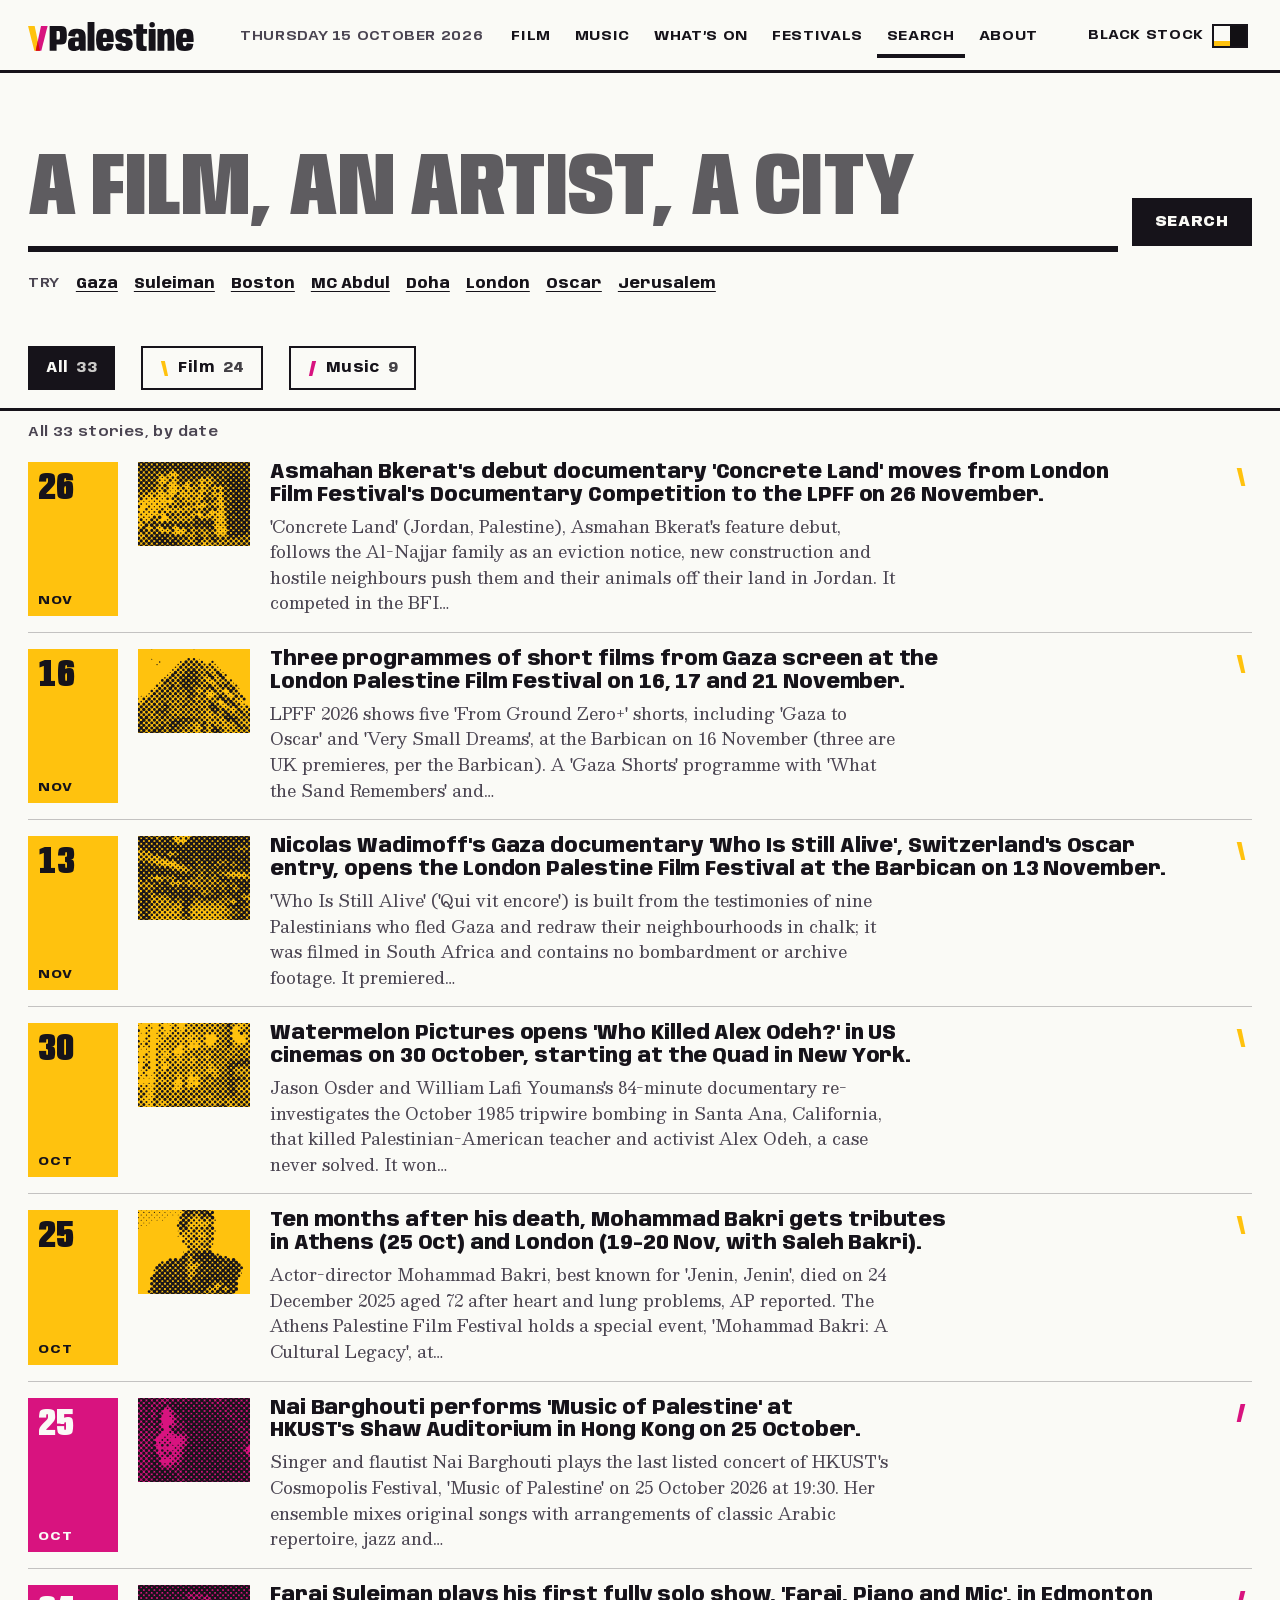
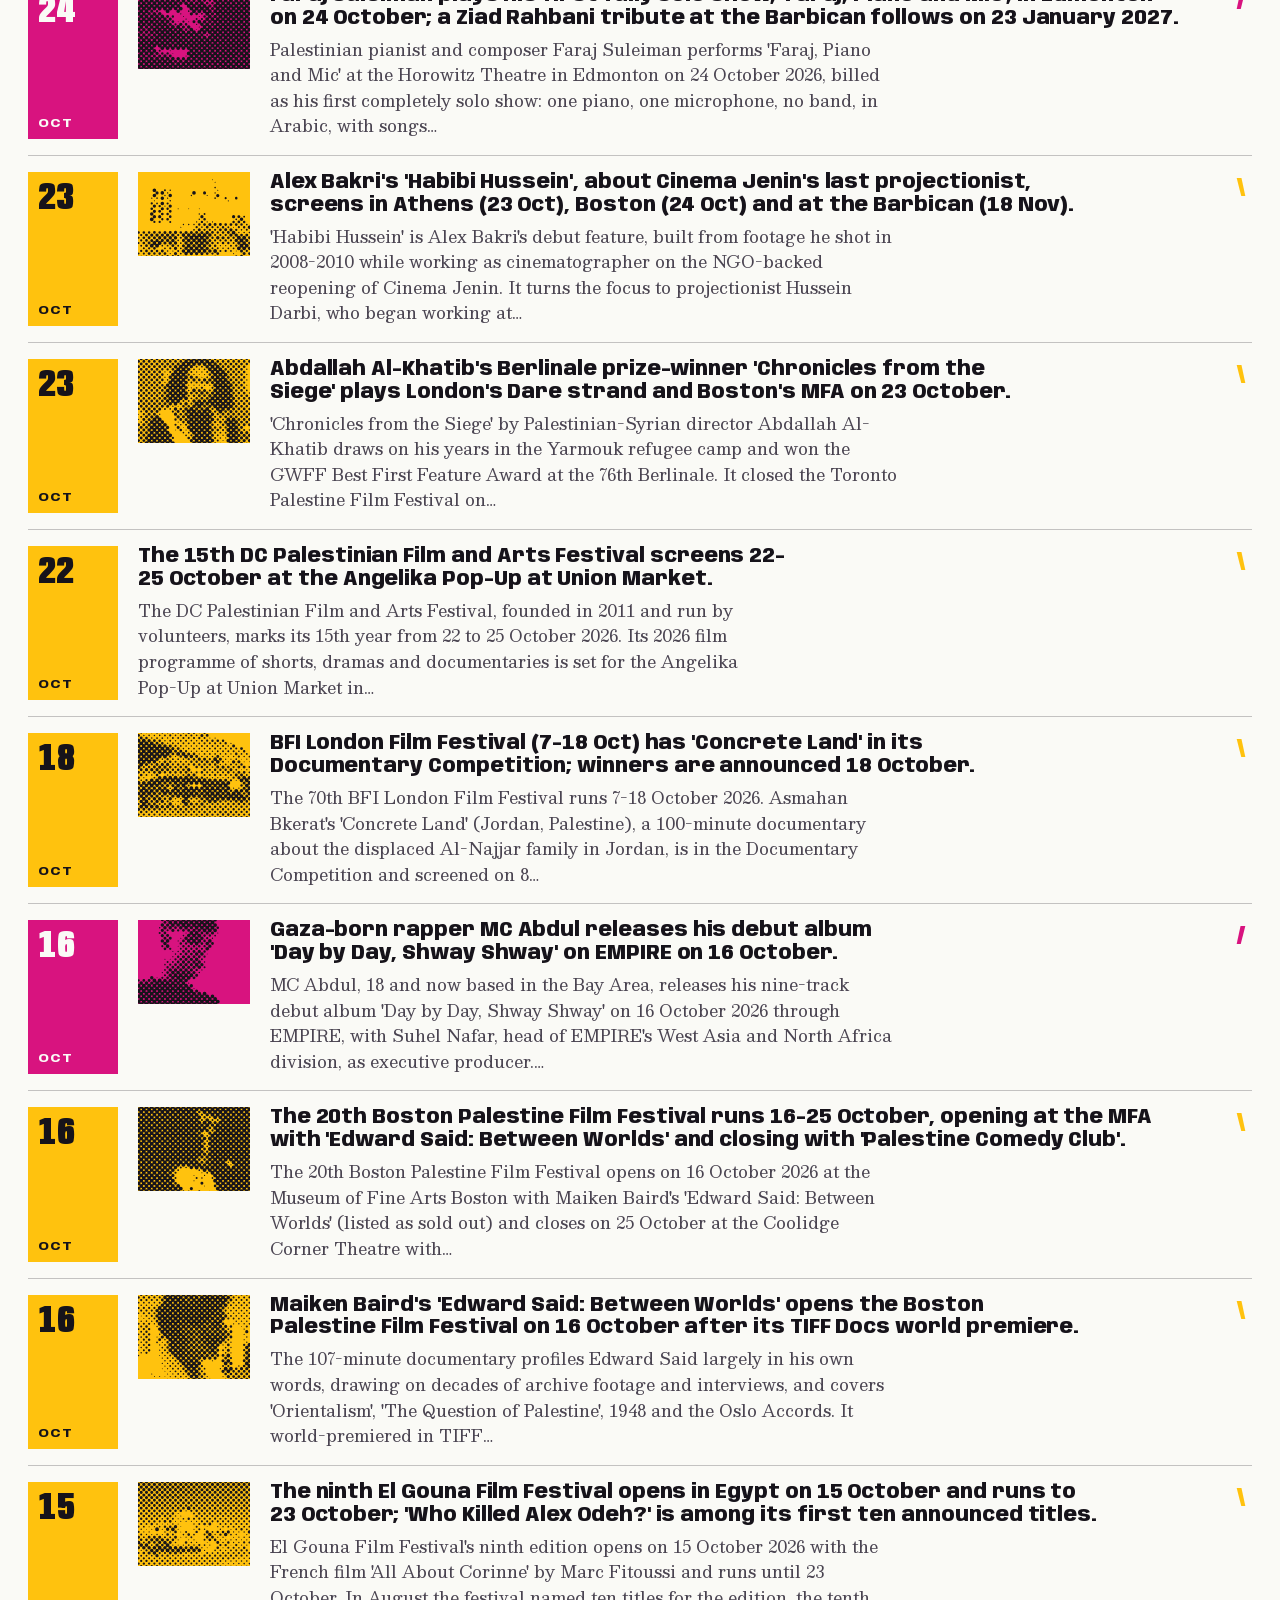
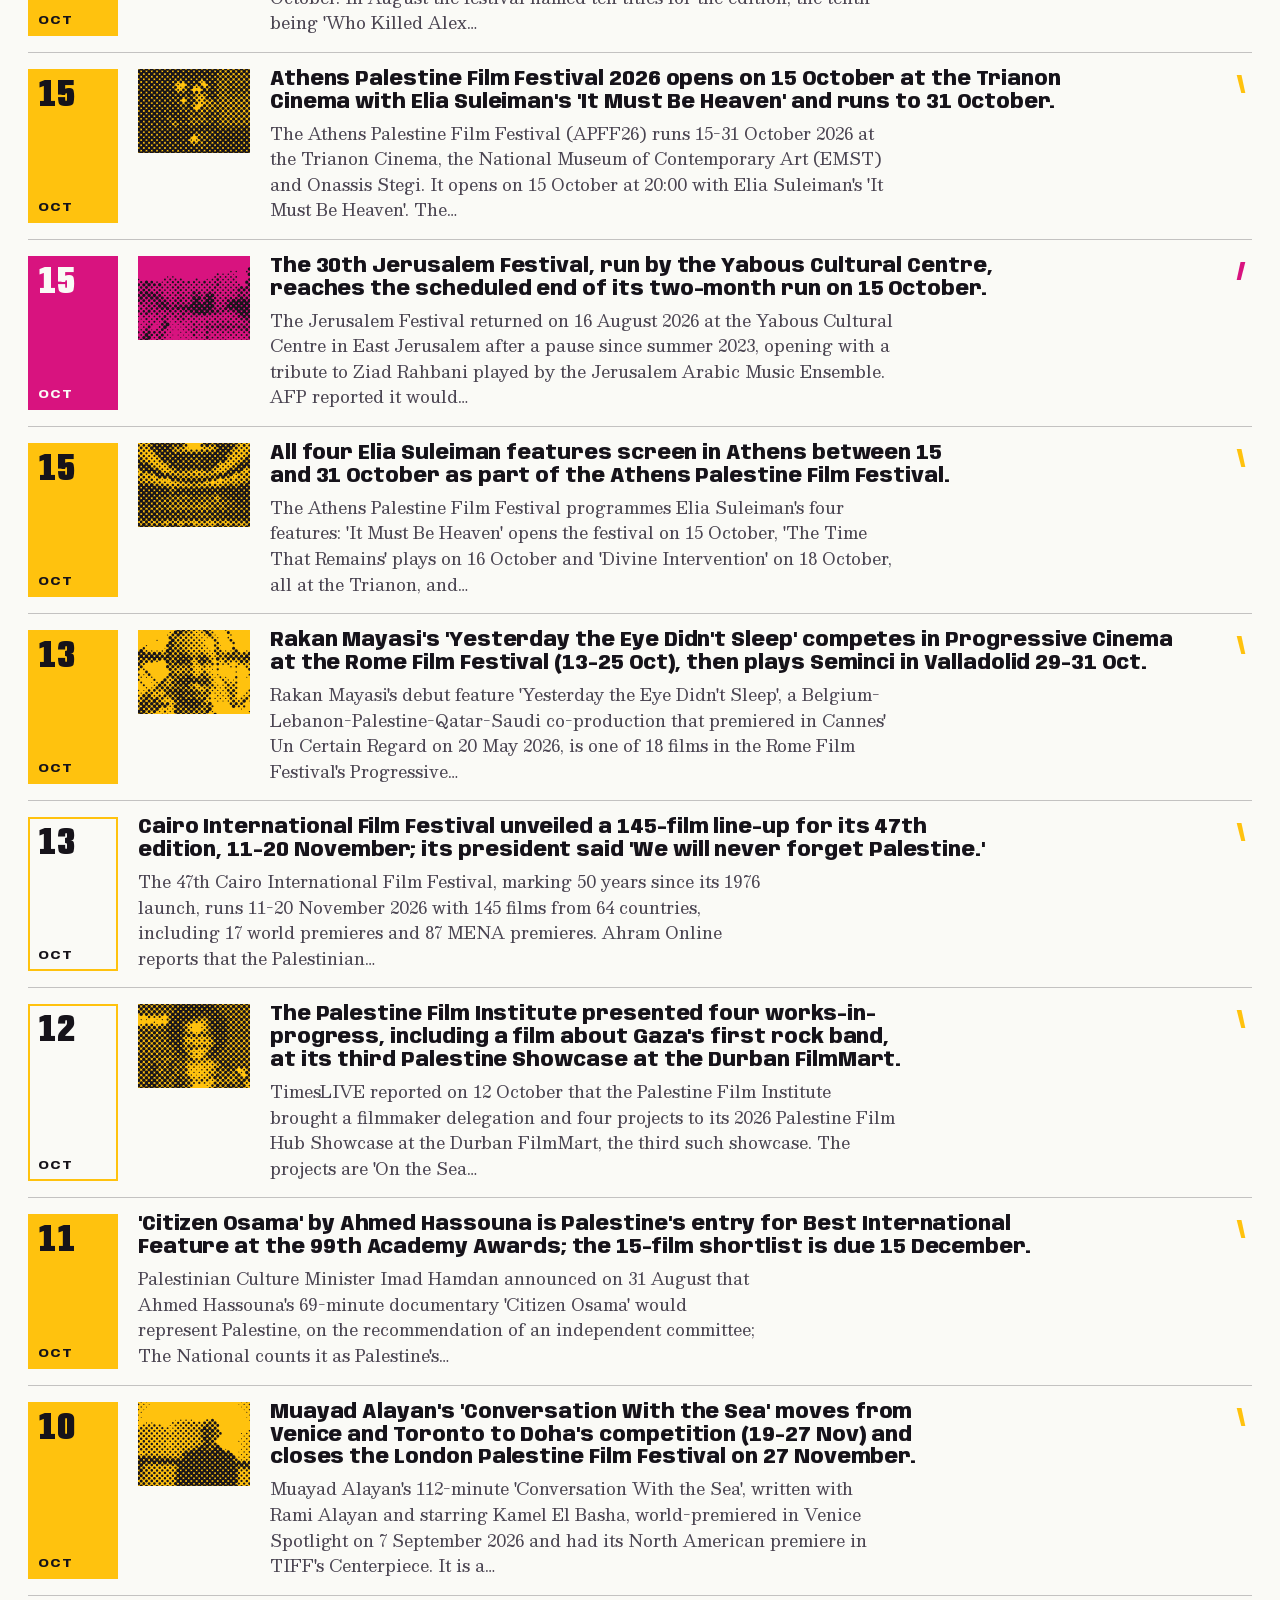
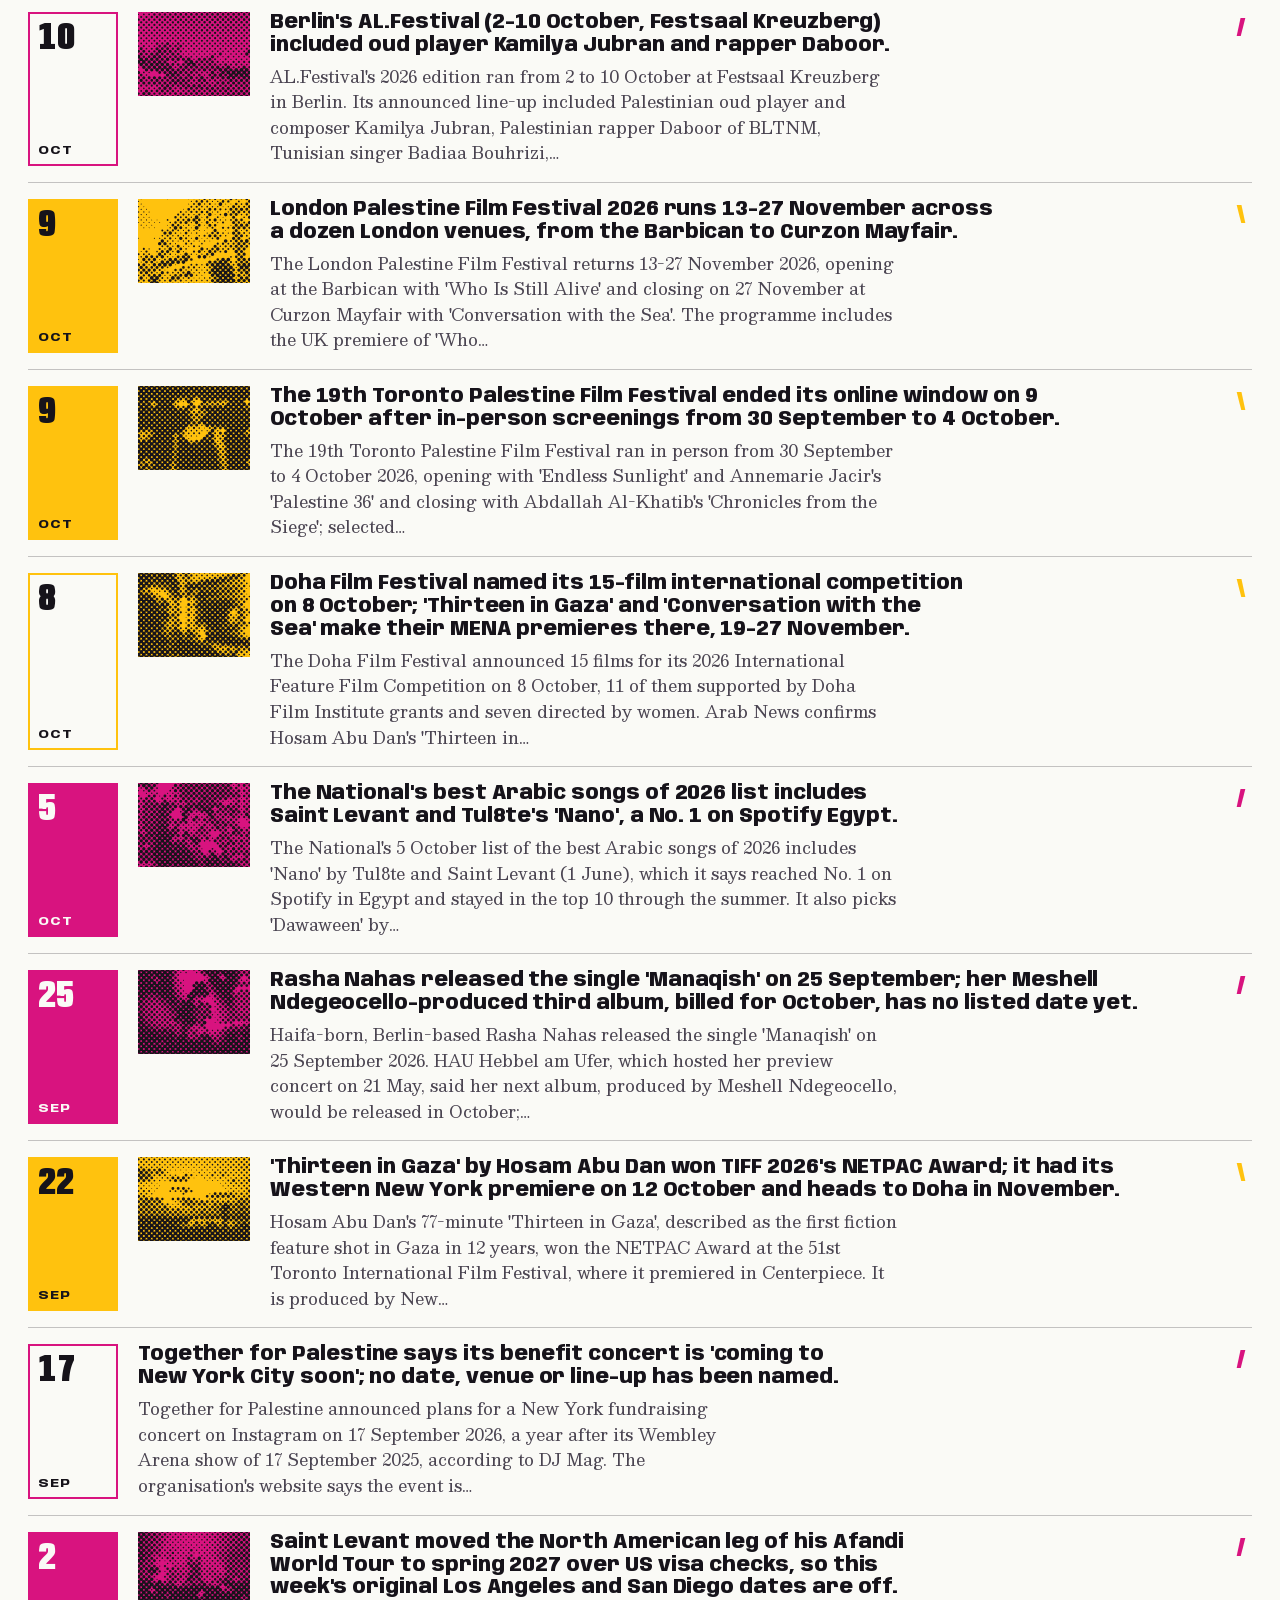
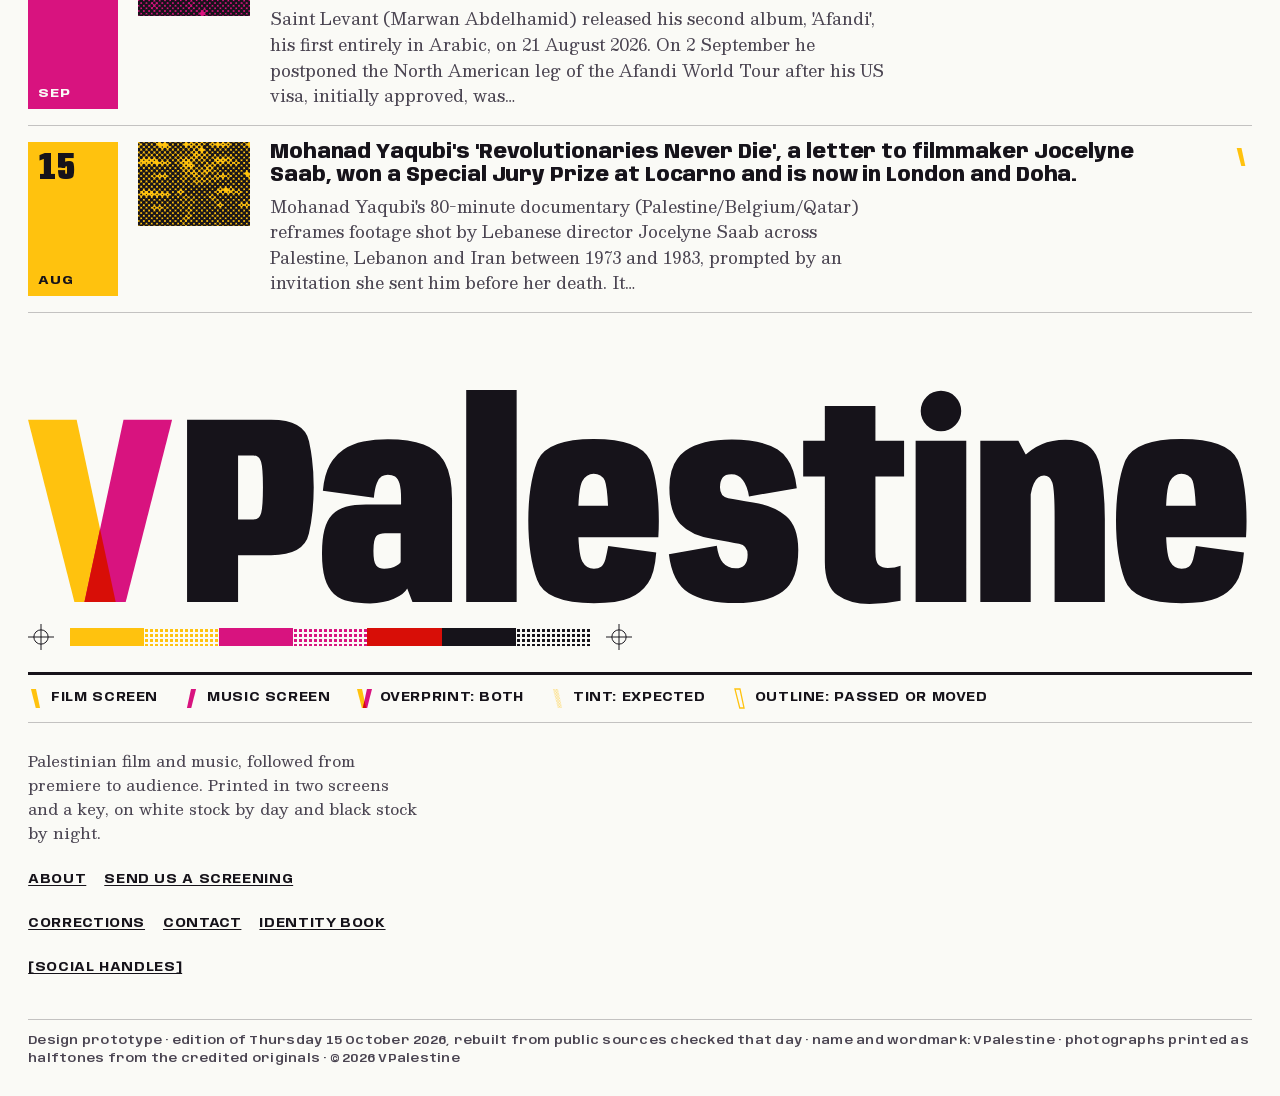
<file: search.html>
<!doctype html>
<html lang="en">
<head>
<meta charset="utf-8">
<meta name="viewport" content="width=device-width, initial-scale=1">
<title>Search — VPalestine</title>
<meta name="description" content="Search Palestinian films, records, people and places on VPalestine.">
<meta name="theme-color" content="#FAFAF6">
<meta property="og:type" content="website">
<meta property="og:site_name" content="VPalestine">
<meta property="og:title" content="Search — VPalestine">
<meta property="og:description" content="Search Palestinian films, records, people and places on VPalestine.">
<meta property="og:image" content="https://taktek-dev.github.io/vpalestine-prototype/assets/og.png">
<meta name="twitter:card" content="summary_large_image">
<link rel="icon" href="favicon.svg?v=20" type="image/svg+xml">
<link rel="preload" href="assets/fonts/anybody-var.woff2?v=1" as="font" type="font/woff2" crossorigin>
<link rel="preload" href="assets/fonts/besley-var.woff2?v=1" as="font" type="font/woff2" crossorigin>
<link rel="stylesheet" href="assets/css/vp.css?v=20">
<link rel="stylesheet" href="assets/css/pages.css?v=20">
<script>(function(){var d=document.documentElement;try{if(localStorage.getItem('vp-stock')==='black')d.dataset.stock='black'}catch(e){}
var seen=false;try{seen=sessionStorage.getItem('vp-pulled')==='1'}catch(e){}
if((location.search.indexOf('pull')>-1||!seen)&&!matchMedia('(prefers-reduced-motion: reduce)').matches&&document.visibilityState!=='hidden'){d.classList.add('pulling');setTimeout(function(){d.classList.remove('pulling')},6000)}})();</script>
</head>
<body id="top">
<!--
THESIS: VPalestine prints Palestinian film and music like its film-week and concert posters: film in one silkscreen ink, music in the other, a third colour where they overprint. Refuses the dark streaming poster-grid and the festival-programme template.
OWN-WORLD: White stock is the light (black stock at night, inks opaque on an underbase). Projector yellow, fuchsia, overprint red, key. Anybody set to each sheet's measure by width, Besley for reading. Photos as 45-degree halftones. Rank by sheet format; state by ink density (solid, tint, outline); the V strokes are the legend.
STORY: Readers see tonight's film and tomorrow's record, plan the week from the handbill, follow festival runs, check dates ahead.
FIRST VIEWPORT: Left 7/12, a yellow one-sheet: halftone Suleiman, three fitted title lines, deck, billing band. Right: fuchsia MC Abdul sleeve overprinting the one-sheet's edge in red. Directly under, the This week handbill as a day-column strip.
FORM: Overprint, grounded candidate 3 of 7, seed 0b2cf4c5.
FINISH: unreviewed and undocumented is unfinished; this build ends with the finish review, the verdict, and DESIGN.md
-->
<a class="skip" href="#main">Skip to the page</a><svg width="0" height="0" style="position:absolute" aria-hidden="true" focusable="false"><defs><pattern id="tint-f" width="110" height="110" patternUnits="userSpaceOnUse"><circle cx="27" cy="27" r="26" fill="var(--film)"/><circle cx="82" cy="82" r="26" fill="var(--film)"/></pattern><pattern id="tint-m" width="110" height="110" patternUnits="userSpaceOnUse"><circle cx="27" cy="27" r="26" fill="var(--music)"/><circle cx="82" cy="82" r="26" fill="var(--music)"/></pattern><pattern id="tint-o" width="110" height="110" patternUnits="userSpaceOnUse"><circle cx="27" cy="27" r="26" fill="var(--over)"/><circle cx="82" cy="82" r="26" fill="var(--over)"/></pattern></defs></svg><div class="marks" aria-hidden="true"><i></i><i></i><i></i><i></i></div><div class="squeegee" aria-hidden="true"></div><header class="mast"><a class="mark" href="./home.html"><svg viewBox="0 -220 9063 1570" role="img" aria-label="VPalestine, home"><path class="f" d="M0.0 0.0L360.0 0.0L649.2 1350.0L343.5 1350.0Z"/><path class="m" d="M707.0 0.0L1067.0 0.0L723.5 1350.0L417.8 1350.0Z"/><path class="o" d="M533.5 810.0L649.2 1350.0L417.8 1350.0Z"/><g class="w"><path transform="translate(1137 1350) scale(1 -1)" d="M40.872472789138556 0.0H418.6870838999748V346.0653406791389H663.1478675603867Q907.6145270727575 346.0653406791389 943.3359496425837 506.2498502526432Q979.05737221241 666.4343598261476 979.05737221241 850.2591231539845Q979.05737221241 1032.180932380259 944.0916869472712 1191.0904661901295Q909.1260016821325 1350.0 663.1478675603867 1350.0H40.872472789138556ZM418.6870838999748 611.4152366258204V1084.6501040533185H533.0216710343957Q575.2065082378685 1084.6501040533185 589.0512640122324 1037.6693802587688Q602.8960197865963 990.6886564642191 602.8960197865963 849.2678052866759Q602.8960197865963 706.393810916692 589.8070013169199 658.9045237712562Q576.7179828472435 611.4152366258204 533.0216710343957 611.4152366258204ZM1396.9759109020233 -10.430395152419806Q1446.3371845073998 -10.430395152419806 1491.351659733802 -0.8061260934919119Q1536.3661349602044 8.818142965435982 1572.9924976434559 24.75077431462705Q1609.6188603267074 40.68340566381812 1635.436639867723 59.77705954760313Q1661.2544194087386 78.87071343138814 1671.5924309194088 99.34230790659785L1710.1843377761543 0.0H2003.5082371346653V757.9716009907424Q2003.5082371346653 934.7974900901318 1950.694851236418 1031.5084442421794Q1897.8814653381705 1128.219398394227 1792.7007393520325 1167.0112431496382Q1687.5200133658946 1205.8030879050493 1527.5993469804525 1205.8030879050493Q1429.8090711273253 1205.8030879050493 1346.5483389552683 1188.4870596583933Q1263.2876067832112 1171.1710314117372 1200.2155973874032 1129.939749887213Q1137.1435879915953 1088.708468362689 1096.973026432097 1013.9805184099823Q1056.8024648725986 939.2525684572756 1046.7040048539639 824.3802020959556L1424.2082557491958 772.58149876073Q1431.7442417219281 844.730436630547 1446.9119554273784 881.4128036331385Q1462.0796691328287 918.09517063573 1483.0830964036286 930.4159653726965Q1504.0865236744285 942.736760109663 1527.9038266055286 942.736760109663Q1559.894846495241 942.736760109663 1581.5351577848196 928.6911115609109Q1603.1754690743983 914.6454630121589 1614.5297010615468 876.8347753416747Q1625.8839330486953 839.0240876711905 1625.8839330486953 765.7310820631683V722.3884507268667H1365.4000836722553Q1278.690626066178 722.3884507268667 1216.59436846897 704.5473865699023Q1154.498110871762 686.7063224129379 1115.32662021555 645.5959345847368Q1076.155129559338 604.4855467565358 1058.1800131779164 535.0575316790491Q1040.2048967964947 465.6295166015625 1040.2048967964947 360.8956172019243Q1040.2048967964947 246.23455632850528 1061.934267802164 173.15076110325754Q1083.6636388078332 100.0669658780098 1128.9270982444286 59.82939921319485Q1174.190557681024 19.591832548379898 1240.3805060200393 4.580718697980046Q1306.5704543590546 -10.430395152419806 1396.9759109020233 -10.430395152419806ZM1500.381991069764 245.7091518379748Q1482.3783749453723 245.7091518379748 1467.5392053686082 250.85227323509753Q1452.7000357918441 255.99539463222027 1442.0641320105642 269.40774844400585Q1431.4282282292843 282.8201022557914 1426.3330176528543 308.5928629171103Q1421.2378070764244 334.3656235784292 1421.2378070764244 378.13637671619654Q1421.2378070764244 422.7615610063076 1426.9714517276734 449.2929702308029Q1432.7050963789225 475.8243794552982 1443.2159330807626 487.9974935874343Q1453.7267697826028 500.1706077195704 1470.0804956518114 504.35157695785165Q1486.43422152102 508.5325461961329 1506.7229069061577 508.5325461961329H1622.953367471695V294.37175719439983Q1613.8142447657883 280.9603174291551 1594.0860947594047 269.25133732147515Q1574.357944753021 257.5423572137952 1549.8102364763618 251.625754525885Q1525.2625281997025 245.7091518379748 1500.381991069764 245.7091518379748ZM2108.486451379955 0.0H2482.0765020623803V1570.0H2108.486451379955ZM3054.5884446799755 -9.593090701848269V246.85093591362238Q2998.094798501581 246.85093591362238 2968.512775786221 300.4409730806947Q2937.3707555122674 351.54670837149024 2937.3707555122674 599.4950694255531Q2937.3707555122674 839.6076580733061 2967.776399899274 893.6569497101009Q2998.209217019379 949.2177159562707 3052.4562678933144 949.2177159562707Q3109.833019066602 949.2177159562707 3135.6685219705105 898.560342554003Q3152.022191543132 855.5737932808697 3158.877500180155 713.2166108079255H2906.1119918115437V480.13037346303463H3531.434116870165Q3535.201986897737 535.7197537012398 3535.201986897737 599.547475039959Q3535.201986897737 861.4693441167474 3476.3217299319804 1034.8647805824876Q3414.3971735313535 1207.2602170482278 3052.0376156680286 1207.2602170482278Q2695.922808188945 1207.2602170482278 2632.891061965376 1036.3394751697779Q2568.3264909163117 865.418733291328 2568.3264909163117 600.9521985687315Q2568.3264909163117 338.95838848128915 2633.181612893939 163.90265011042356Q2694.992435436696 -9.593090701848269 3054.5884446799755 -9.593090701848269ZM3054.5884446799755 246.85093591362238V-9.593090701848269Q3229.842917665839 -9.593090701848269 3318.2726346738636 28.84991692006588Q3405.750874631107 66.34144749119878 3455.3290830664337 140.49202181398869Q3504.8315958194435 212.15829426050186 3515.9300558380783 367.02714831382036L3160.1684898510575 415.057981621474Q3149.4886820577085 357.22463177517056 3139.4472736753523 316.1353252530098Q3127.8730404675007 276.557493340224 3107.5837653540075 261.6663667857647Q3088.778792116791 246.85093591362238 3054.5884446799755 246.85093591362238ZM4101.88112828508 -8.337134025990963Q4338.097772747278 -8.337134025990963 4453.003186091781 76.8846078813076Q4567.908599436283 162.10634978860617 4567.908599436283 384.8665456213057Q4567.908599436283 558.551305796951 4476.941154759377 636.7068599369377Q4385.973710082471 714.8624140769243 4233.603555444628 736.5413069352508Q4109.722224857658 758.8299784548581 4048.870115827769 768.8341037798673Q3988.01800679788 778.8382291048765 3988.01800679788 848.8034650199115Q3988.01800679788 894.7748171314597 4006.7748958282173 920.3733112215996Q4025.5317848585546 945.9718053117394 4073.3314515911043 945.9718053117394Q4125.180420864373 945.9718053117394 4158.244148500264 901.8810224495828Q4191.307876136154 857.7902395874262 4202.8249883800745 781.5642668157816L4557.025679323822 842.268839482218Q4533.7863047719 1055.1523033380508 4415.339015562087 1128.9933937452734Q4296.891726352274 1202.8344841524959 4075.843364942819 1202.8344841524959Q3848.975314658135 1202.8344841524959 3731.196422036737 1119.4133355300874Q3613.4175294153392 1035.9921869076788 3613.4175294153392 845.7206886671484Q3613.4175294153392 663.9598146900535 3694.0518442094326 577.7647408787161Q3774.686159003526 491.56966706737876 3936.0665923170745 466.7707790918648Q4065.970970015973 443.5849759876728 4129.430219922215 430.593905845657Q4192.889469828457 417.6028357036412 4192.889469828457 349.3193769417703Q4192.889469828457 299.6578985415399 4170.4539928194135 274.30104779079556Q4148.01851581037 248.94419704005122 4103.74604421109 248.94419704005122Q4044.8653879724443 248.94419704005122 4010.3682799134403 289.63034911081195Q3975.8711718544364 330.3165011815727 3964.354059610516 415.64287619292736L3609.6205438412726 354.1009990759194Q3635.3718317449093 141.32742386311293 3758.613193789497 66.49514491856098Q3881.8545558340847 -8.337134025990963 4101.88112828508 -8.337134025990963ZM5095.349057447165 -15.061864878982306Q5214.628976762295 -15.061864878982306 5325.712668642402 8.2059326171875V267.4663522094488Q5284.222324285656 251.2014118693769 5231.832770779729 251.2014118693769Q5188.542287643999 251.2014118693769 5163.94357874617 272.89429742097855Q5139.344869848341 294.5871829725802 5139.344869848341 369.4741500094533V928.44736944139H5351.658363588154V1193.7972653880715H5139.344869848341V1450.8921865522861H4764.689169514924V1193.7972653880715H4604.248878967017V928.44736944139H4764.689169514924V298.7272070981562Q4764.689169514924 117.83180275186896 4857.263674123213 51.38496893644333Q4949.838178731501 -15.061864878982306 5095.349057447165 -15.061864878982306ZM5437.22069459036 0.0H5812.295047149062V1193.8399658203125H5437.22069459036ZM5916.359891012311 0.0H6289.531289469451V1022.552251316607L6198.037223745137 1193.7972653880715H5916.359891012311ZM6466.544713515788 0.0H6838.650462321937V612.5995636321604Q6838.650462321937 839.2732189632952 6798.745305798948 1020.5965519901365Q6758.8401492759585 1201.9198850169778 6547.138627074659 1201.9198850169778Q6350.491714861244 1201.9198850169778 6225.352161355317 1063.8536570128053Q6100.212607849389 925.7874290086329 6100.212607849389 738.7523068971932L6283.251506090164 697.7268019020557Q6283.251506090164 815.7768354378641 6311.938825946301 876.1734122540802Q6340.626145802438 936.5699890702963 6388.318474687636 936.5699890702963Q6432.588416706771 936.5699890702963 6449.5665651112795 884.6198904663324Q6466.544713515788 832.6697918623686 6466.544713515788 623.9937443137169ZM7407.5884446799755 -9.593090701848269V246.85093591362238Q7351.094798501581 246.85093591362238 7321.512775786221 300.4409730806947Q7290.370755512267 351.54670837149024 7290.370755512267 599.4950694255531Q7290.370755512267 839.6076580733061 7320.776399899274 893.6569497101009Q7351.209217019379 949.2177159562707 7405.456267893314 949.2177159562707Q7462.833019066602 949.2177159562707 7488.6685219705105 898.560342554003Q7505.022191543132 855.5737932808697 7511.877500180155 713.2166108079255H7259.111991811544V480.13037346303463H7884.434116870165Q7888.201986897737 535.7197537012398 7888.201986897737 599.547475039959Q7888.201986897737 861.4693441167474 7829.32172993198 1034.8647805824876Q7767.3971735313535 1207.2602170482278 7405.037615668029 1207.2602170482278Q7048.922808188945 1207.2602170482278 6985.891061965376 1036.3394751697779Q6921.326490916312 865.418733291328 6921.326490916312 600.9521985687315Q6921.326490916312 338.95838848128915 6986.181612893939 163.90265011042356Q7047.992435436696 -9.593090701848269 7407.5884446799755 -9.593090701848269ZM7407.5884446799755 246.85093591362238V-9.593090701848269Q7582.842917665839 -9.593090701848269 7671.272634673864 28.84991692006588Q7758.750874631107 66.34144749119878 7808.329083066434 140.49202181398869Q7857.8315958194435 212.15829426050186 7868.930055838078 367.02714831382036L7513.1684898510575 415.057981621474Q7502.4886820577085 357.22463177517056 7492.447273675352 316.1353252530098Q7480.873040467501 276.557493340224 7460.5837653540075 261.6663667857647Q7441.778792116791 246.85093591362238 7407.5884446799755 246.85093591362238ZM5774.8 1414.2A150 150 0 1 0 5474.8 1414.2A150 150 0 1 0 5774.8 1414.2Z"/></g></svg></a><div class="mid"><p class="dateline"><time datetime="2026-10-15">Thursday 15 October 2026</time></p><nav aria-label="Sections"><ul><li><a href="film.html">Film</a></li><li><a href="music.html">Music</a></li><li><a href="calendar.html">What’s on</a></li><li><a href="festival.html">Festivals</a></li><li><a href="search.html" aria-current="page">Search</a></li><li><a href="about.html">About</a></li></ul></nav></div><button class="stock" type="button" aria-pressed="false"><span class="lbl">Black stock</span><span class="sw" aria-hidden="true"><i></i><i></i></span></button></header><main id="main"><section class="srch" aria-labelledby="s-h"><form class="sfield" role="search" action="search.html" method="get"><h1 id="s-h" class="vh">Search VPalestine</h1><label class="vh" for="q">Search films, records, people and places</label><input id="q" name="q" type="search" autocomplete="off" spellcheck="false" placeholder="A film, an artist, a city"><button class="btn" type="submit">Search</button></form><p class="tries"><span class="label">Try</span><a href="search.html?q=Gaza">Gaza</a><a href="search.html?q=Suleiman">Suleiman</a><a href="search.html?q=Boston">Boston</a><a href="search.html?q=MC Abdul">MC Abdul</a><a href="search.html?q=Doha">Doha</a><a href="search.html?q=London">London</a><a href="search.html?q=Oscar">Oscar</a><a href="search.html?q=Jerusalem">Jerusalem</a></p><div class="facets" role="group" aria-label="Desk"><button type="button" class="chip" data-desk="all" aria-pressed="true">All <span></span></button><button type="button" class="chip" data-desk="film" aria-pressed="false"><svg class="vk" viewBox="0 0 650 1350" preserveAspectRatio="xMidYMid meet" aria-hidden="true"><path class="f" d="M0.0 0.0L360.0 0.0L649.2 1350.0L343.5 1350.0Z"/></svg> Film <span></span></button><button type="button" class="chip" data-desk="music" aria-pressed="false"><svg class="vk" viewBox="417 0 650 1350" preserveAspectRatio="xMidYMid meet" aria-hidden="true"><path class="m" d="M707.0 0.0L1067.0 0.0L723.5 1350.0L417.8 1350.0Z"/></svg> Music <span></span></button></div><p class="count" id="count" aria-live="polite"></p><ol class="results" id="results"></ol><div class="noresult" id="none" hidden><p class="lines big" data-fit><span class="ln">Nothing printed</span></p><p class="copy">No story matches that yet. Try a film title, an artist, a festival or a city, or browse <a href="calendar.html">What’s on</a>.</p></div><noscript><p class="copy">Search needs JavaScript. Every story is listed on the <a href="film.html#stories">Film</a> and <a href="music.html#stories">Music</a> pages.</p></noscript></section></main><footer class="imprint"><a class="foot-mark mark" href="#top"><svg viewBox="0 -220 9063 1570" role="img" aria-label="VPalestine, back to top"><path class="f" d="M0.0 0.0L360.0 0.0L649.2 1350.0L343.5 1350.0Z"/><path class="m" d="M707.0 0.0L1067.0 0.0L723.5 1350.0L417.8 1350.0Z"/><path class="o" d="M533.5 810.0L649.2 1350.0L417.8 1350.0Z"/><g class="w"><path transform="translate(1137 1350) scale(1 -1)" d="M40.872472789138556 0.0H418.6870838999748V346.0653406791389H663.1478675603867Q907.6145270727575 346.0653406791389 943.3359496425837 506.2498502526432Q979.05737221241 666.4343598261476 979.05737221241 850.2591231539845Q979.05737221241 1032.180932380259 944.0916869472712 1191.0904661901295Q909.1260016821325 1350.0 663.1478675603867 1350.0H40.872472789138556ZM418.6870838999748 611.4152366258204V1084.6501040533185H533.0216710343957Q575.2065082378685 1084.6501040533185 589.0512640122324 1037.6693802587688Q602.8960197865963 990.6886564642191 602.8960197865963 849.2678052866759Q602.8960197865963 706.393810916692 589.8070013169199 658.9045237712562Q576.7179828472435 611.4152366258204 533.0216710343957 611.4152366258204ZM1396.9759109020233 -10.430395152419806Q1446.3371845073998 -10.430395152419806 1491.351659733802 -0.8061260934919119Q1536.3661349602044 8.818142965435982 1572.9924976434559 24.75077431462705Q1609.6188603267074 40.68340566381812 1635.436639867723 59.77705954760313Q1661.2544194087386 78.87071343138814 1671.5924309194088 99.34230790659785L1710.1843377761543 0.0H2003.5082371346653V757.9716009907424Q2003.5082371346653 934.7974900901318 1950.694851236418 1031.5084442421794Q1897.8814653381705 1128.219398394227 1792.7007393520325 1167.0112431496382Q1687.5200133658946 1205.8030879050493 1527.5993469804525 1205.8030879050493Q1429.8090711273253 1205.8030879050493 1346.5483389552683 1188.4870596583933Q1263.2876067832112 1171.1710314117372 1200.2155973874032 1129.939749887213Q1137.1435879915953 1088.708468362689 1096.973026432097 1013.9805184099823Q1056.8024648725986 939.2525684572756 1046.7040048539639 824.3802020959556L1424.2082557491958 772.58149876073Q1431.7442417219281 844.730436630547 1446.9119554273784 881.4128036331385Q1462.0796691328287 918.09517063573 1483.0830964036286 930.4159653726965Q1504.0865236744285 942.736760109663 1527.9038266055286 942.736760109663Q1559.894846495241 942.736760109663 1581.5351577848196 928.6911115609109Q1603.1754690743983 914.6454630121589 1614.5297010615468 876.8347753416747Q1625.8839330486953 839.0240876711905 1625.8839330486953 765.7310820631683V722.3884507268667H1365.4000836722553Q1278.690626066178 722.3884507268667 1216.59436846897 704.5473865699023Q1154.498110871762 686.7063224129379 1115.32662021555 645.5959345847368Q1076.155129559338 604.4855467565358 1058.1800131779164 535.0575316790491Q1040.2048967964947 465.6295166015625 1040.2048967964947 360.8956172019243Q1040.2048967964947 246.23455632850528 1061.934267802164 173.15076110325754Q1083.6636388078332 100.0669658780098 1128.9270982444286 59.82939921319485Q1174.190557681024 19.591832548379898 1240.3805060200393 4.580718697980046Q1306.5704543590546 -10.430395152419806 1396.9759109020233 -10.430395152419806ZM1500.381991069764 245.7091518379748Q1482.3783749453723 245.7091518379748 1467.5392053686082 250.85227323509753Q1452.7000357918441 255.99539463222027 1442.0641320105642 269.40774844400585Q1431.4282282292843 282.8201022557914 1426.3330176528543 308.5928629171103Q1421.2378070764244 334.3656235784292 1421.2378070764244 378.13637671619654Q1421.2378070764244 422.7615610063076 1426.9714517276734 449.2929702308029Q1432.7050963789225 475.8243794552982 1443.2159330807626 487.9974935874343Q1453.7267697826028 500.1706077195704 1470.0804956518114 504.35157695785165Q1486.43422152102 508.5325461961329 1506.7229069061577 508.5325461961329H1622.953367471695V294.37175719439983Q1613.8142447657883 280.9603174291551 1594.0860947594047 269.25133732147515Q1574.357944753021 257.5423572137952 1549.8102364763618 251.625754525885Q1525.2625281997025 245.7091518379748 1500.381991069764 245.7091518379748ZM2108.486451379955 0.0H2482.0765020623803V1570.0H2108.486451379955ZM3054.5884446799755 -9.593090701848269V246.85093591362238Q2998.094798501581 246.85093591362238 2968.512775786221 300.4409730806947Q2937.3707555122674 351.54670837149024 2937.3707555122674 599.4950694255531Q2937.3707555122674 839.6076580733061 2967.776399899274 893.6569497101009Q2998.209217019379 949.2177159562707 3052.4562678933144 949.2177159562707Q3109.833019066602 949.2177159562707 3135.6685219705105 898.560342554003Q3152.022191543132 855.5737932808697 3158.877500180155 713.2166108079255H2906.1119918115437V480.13037346303463H3531.434116870165Q3535.201986897737 535.7197537012398 3535.201986897737 599.547475039959Q3535.201986897737 861.4693441167474 3476.3217299319804 1034.8647805824876Q3414.3971735313535 1207.2602170482278 3052.0376156680286 1207.2602170482278Q2695.922808188945 1207.2602170482278 2632.891061965376 1036.3394751697779Q2568.3264909163117 865.418733291328 2568.3264909163117 600.9521985687315Q2568.3264909163117 338.95838848128915 2633.181612893939 163.90265011042356Q2694.992435436696 -9.593090701848269 3054.5884446799755 -9.593090701848269ZM3054.5884446799755 246.85093591362238V-9.593090701848269Q3229.842917665839 -9.593090701848269 3318.2726346738636 28.84991692006588Q3405.750874631107 66.34144749119878 3455.3290830664337 140.49202181398869Q3504.8315958194435 212.15829426050186 3515.9300558380783 367.02714831382036L3160.1684898510575 415.057981621474Q3149.4886820577085 357.22463177517056 3139.4472736753523 316.1353252530098Q3127.8730404675007 276.557493340224 3107.5837653540075 261.6663667857647Q3088.778792116791 246.85093591362238 3054.5884446799755 246.85093591362238ZM4101.88112828508 -8.337134025990963Q4338.097772747278 -8.337134025990963 4453.003186091781 76.8846078813076Q4567.908599436283 162.10634978860617 4567.908599436283 384.8665456213057Q4567.908599436283 558.551305796951 4476.941154759377 636.7068599369377Q4385.973710082471 714.8624140769243 4233.603555444628 736.5413069352508Q4109.722224857658 758.8299784548581 4048.870115827769 768.8341037798673Q3988.01800679788 778.8382291048765 3988.01800679788 848.8034650199115Q3988.01800679788 894.7748171314597 4006.7748958282173 920.3733112215996Q4025.5317848585546 945.9718053117394 4073.3314515911043 945.9718053117394Q4125.180420864373 945.9718053117394 4158.244148500264 901.8810224495828Q4191.307876136154 857.7902395874262 4202.8249883800745 781.5642668157816L4557.025679323822 842.268839482218Q4533.7863047719 1055.1523033380508 4415.339015562087 1128.9933937452734Q4296.891726352274 1202.8344841524959 4075.843364942819 1202.8344841524959Q3848.975314658135 1202.8344841524959 3731.196422036737 1119.4133355300874Q3613.4175294153392 1035.9921869076788 3613.4175294153392 845.7206886671484Q3613.4175294153392 663.9598146900535 3694.0518442094326 577.7647408787161Q3774.686159003526 491.56966706737876 3936.0665923170745 466.7707790918648Q4065.970970015973 443.5849759876728 4129.430219922215 430.593905845657Q4192.889469828457 417.6028357036412 4192.889469828457 349.3193769417703Q4192.889469828457 299.6578985415399 4170.4539928194135 274.30104779079556Q4148.01851581037 248.94419704005122 4103.74604421109 248.94419704005122Q4044.8653879724443 248.94419704005122 4010.3682799134403 289.63034911081195Q3975.8711718544364 330.3165011815727 3964.354059610516 415.64287619292736L3609.6205438412726 354.1009990759194Q3635.3718317449093 141.32742386311293 3758.613193789497 66.49514491856098Q3881.8545558340847 -8.337134025990963 4101.88112828508 -8.337134025990963ZM5095.349057447165 -15.061864878982306Q5214.628976762295 -15.061864878982306 5325.712668642402 8.2059326171875V267.4663522094488Q5284.222324285656 251.2014118693769 5231.832770779729 251.2014118693769Q5188.542287643999 251.2014118693769 5163.94357874617 272.89429742097855Q5139.344869848341 294.5871829725802 5139.344869848341 369.4741500094533V928.44736944139H5351.658363588154V1193.7972653880715H5139.344869848341V1450.8921865522861H4764.689169514924V1193.7972653880715H4604.248878967017V928.44736944139H4764.689169514924V298.7272070981562Q4764.689169514924 117.83180275186896 4857.263674123213 51.38496893644333Q4949.838178731501 -15.061864878982306 5095.349057447165 -15.061864878982306ZM5437.22069459036 0.0H5812.295047149062V1193.8399658203125H5437.22069459036ZM5916.359891012311 0.0H6289.531289469451V1022.552251316607L6198.037223745137 1193.7972653880715H5916.359891012311ZM6466.544713515788 0.0H6838.650462321937V612.5995636321604Q6838.650462321937 839.2732189632952 6798.745305798948 1020.5965519901365Q6758.8401492759585 1201.9198850169778 6547.138627074659 1201.9198850169778Q6350.491714861244 1201.9198850169778 6225.352161355317 1063.8536570128053Q6100.212607849389 925.7874290086329 6100.212607849389 738.7523068971932L6283.251506090164 697.7268019020557Q6283.251506090164 815.7768354378641 6311.938825946301 876.1734122540802Q6340.626145802438 936.5699890702963 6388.318474687636 936.5699890702963Q6432.588416706771 936.5699890702963 6449.5665651112795 884.6198904663324Q6466.544713515788 832.6697918623686 6466.544713515788 623.9937443137169ZM7407.5884446799755 -9.593090701848269V246.85093591362238Q7351.094798501581 246.85093591362238 7321.512775786221 300.4409730806947Q7290.370755512267 351.54670837149024 7290.370755512267 599.4950694255531Q7290.370755512267 839.6076580733061 7320.776399899274 893.6569497101009Q7351.209217019379 949.2177159562707 7405.456267893314 949.2177159562707Q7462.833019066602 949.2177159562707 7488.6685219705105 898.560342554003Q7505.022191543132 855.5737932808697 7511.877500180155 713.2166108079255H7259.111991811544V480.13037346303463H7884.434116870165Q7888.201986897737 535.7197537012398 7888.201986897737 599.547475039959Q7888.201986897737 861.4693441167474 7829.32172993198 1034.8647805824876Q7767.3971735313535 1207.2602170482278 7405.037615668029 1207.2602170482278Q7048.922808188945 1207.2602170482278 6985.891061965376 1036.3394751697779Q6921.326490916312 865.418733291328 6921.326490916312 600.9521985687315Q6921.326490916312 338.95838848128915 6986.181612893939 163.90265011042356Q7047.992435436696 -9.593090701848269 7407.5884446799755 -9.593090701848269ZM7407.5884446799755 246.85093591362238V-9.593090701848269Q7582.842917665839 -9.593090701848269 7671.272634673864 28.84991692006588Q7758.750874631107 66.34144749119878 7808.329083066434 140.49202181398869Q7857.8315958194435 212.15829426050186 7868.930055838078 367.02714831382036L7513.1684898510575 415.057981621474Q7502.4886820577085 357.22463177517056 7492.447273675352 316.1353252530098Q7480.873040467501 276.557493340224 7460.5837653540075 261.6663667857647Q7441.778792116791 246.85093591362238 7407.5884446799755 246.85093591362238ZM5774.8 1414.2A150 150 0 1 0 5474.8 1414.2A150 150 0 1 0 5774.8 1414.2Z"/></g></svg></a><div class="furniture" aria-hidden="true"><svg class="reg" viewBox="0 0 40 40"><circle cx="20" cy="20" r="11"/><path d="M20 0V40M0 20H40"/></svg><span class="bar"><i class="c-film"></i><i class="c-film t"></i><i class="c-music"></i><i class="c-music t"></i><i class="c-over"></i><i class="c-key"></i><i class="c-key t"></i></span><svg class="reg" viewBox="0 0 40 40"><circle cx="20" cy="20" r="11"/><path d="M20 0V40M0 20H40"/></svg></div><p class="legend"><span><svg class="vk" viewBox="0 0 650 1350" preserveAspectRatio="xMidYMid meet" aria-hidden="true"><path class="f" d="M0.0 0.0L360.0 0.0L649.2 1350.0L343.5 1350.0Z"/></svg> Film screen</span><span><svg class="vk" viewBox="417 0 650 1350" preserveAspectRatio="xMidYMid meet" aria-hidden="true"><path class="m" d="M707.0 0.0L1067.0 0.0L723.5 1350.0L417.8 1350.0Z"/></svg> Music screen</span><span><svg class="vk" viewBox="0 0 1067 1350" preserveAspectRatio="xMidYMid meet" aria-hidden="true"><path class="f" d="M0.0 0.0L360.0 0.0L649.2 1350.0L343.5 1350.0Z"/><path class="m" d="M707.0 0.0L1067.0 0.0L723.5 1350.0L417.8 1350.0Z"/><path class="o" d="M533.5 810.0L649.2 1350.0L417.8 1350.0Z"/></svg> Overprint: both</span><span><svg class="vk due" viewBox="0 0 650 1350" preserveAspectRatio="xMidYMid meet" aria-hidden="true"><path class="f" d="M0.0 0.0L360.0 0.0L649.2 1350.0L343.5 1350.0Z"/></svg> Tint: expected</span><span><svg class="vk gone" viewBox="0 0 650 1350" preserveAspectRatio="xMidYMid meet" aria-hidden="true"><path class="f" d="M0.0 0.0L360.0 0.0L649.2 1350.0L343.5 1350.0Z"/></svg> Outline: passed or moved</span></p><div class="cols"><div><p class="line">Palestinian film and music, followed from premiere to audience. Printed in two screens and a key, on white stock by day and black stock by night.</p><nav aria-label="Footer"><ul><li><a href="about.html">About</a></li><li><a href="about.html#send">Send us a screening</a></li><li><a href="about.html#corrections">Corrections</a></li><li><a href="about.html#contact">Contact</a></li><li><a href="index.html">Identity book</a></li><li><a href="#">[SOCIAL HANDLES]</a></li></ul></nav></div><div></div></div><p class="legal">Design prototype · edition of Thursday 15 October 2026, rebuilt from public sources checked that day · name and wordmark: VPalestine · photographs printed as halftones from the credited originals · © 2026 VPalestine</p></footer><script src="assets/js/vp.js?v=20" defer></script><script src="assets/js/pages.js?v=20" defer></script>
</body>
</html>
</file>
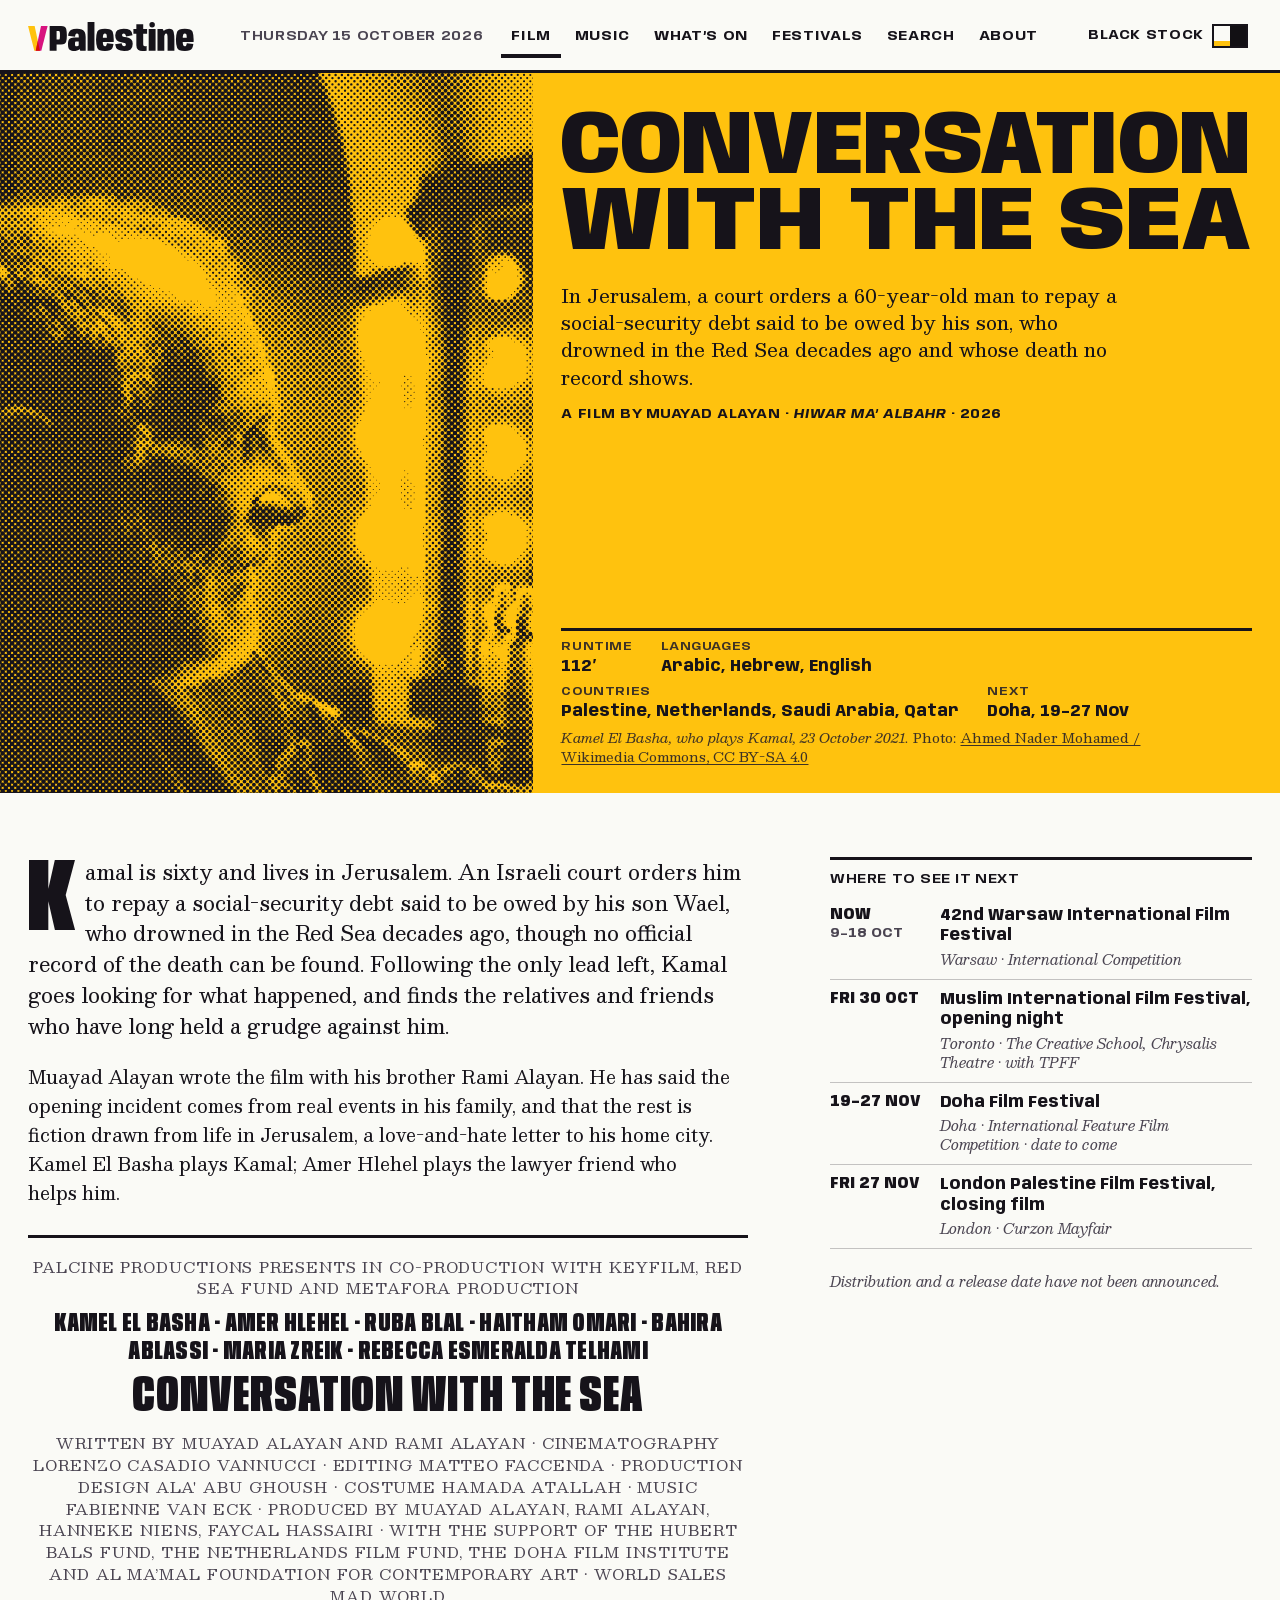
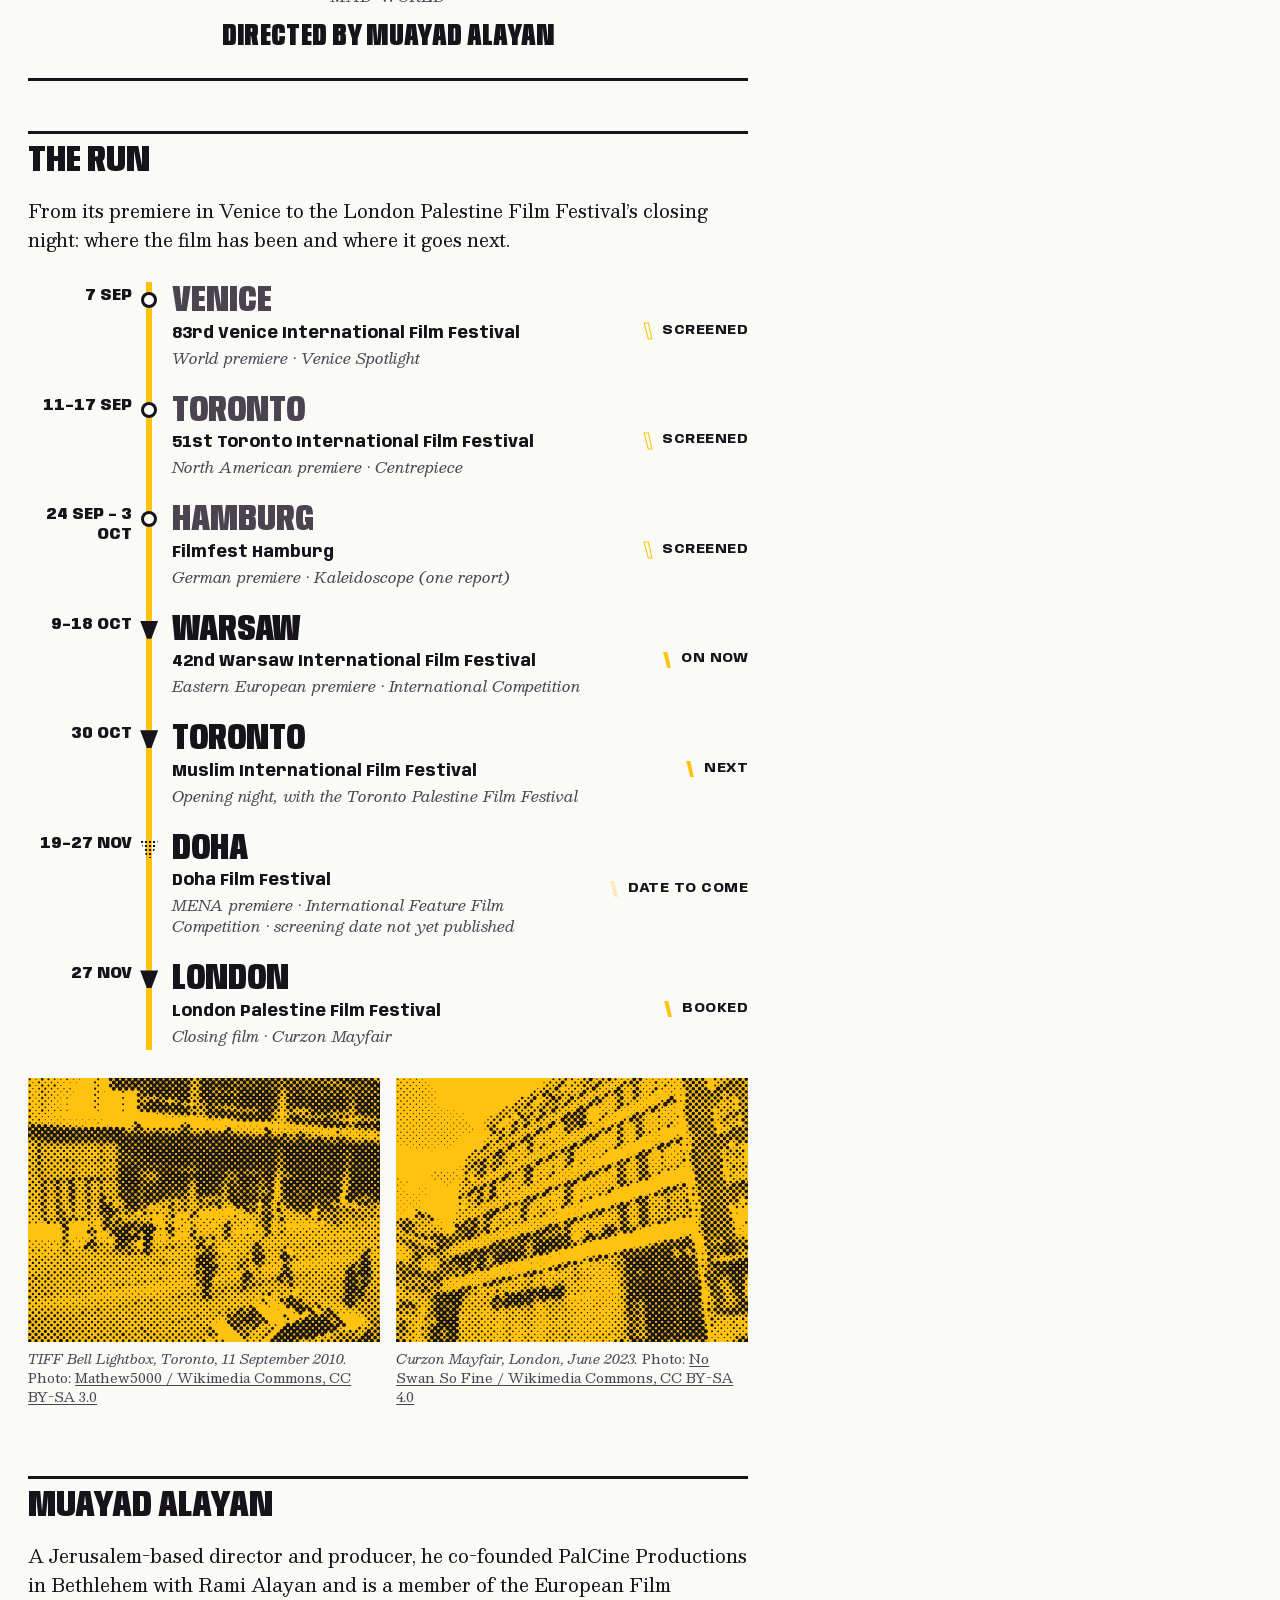
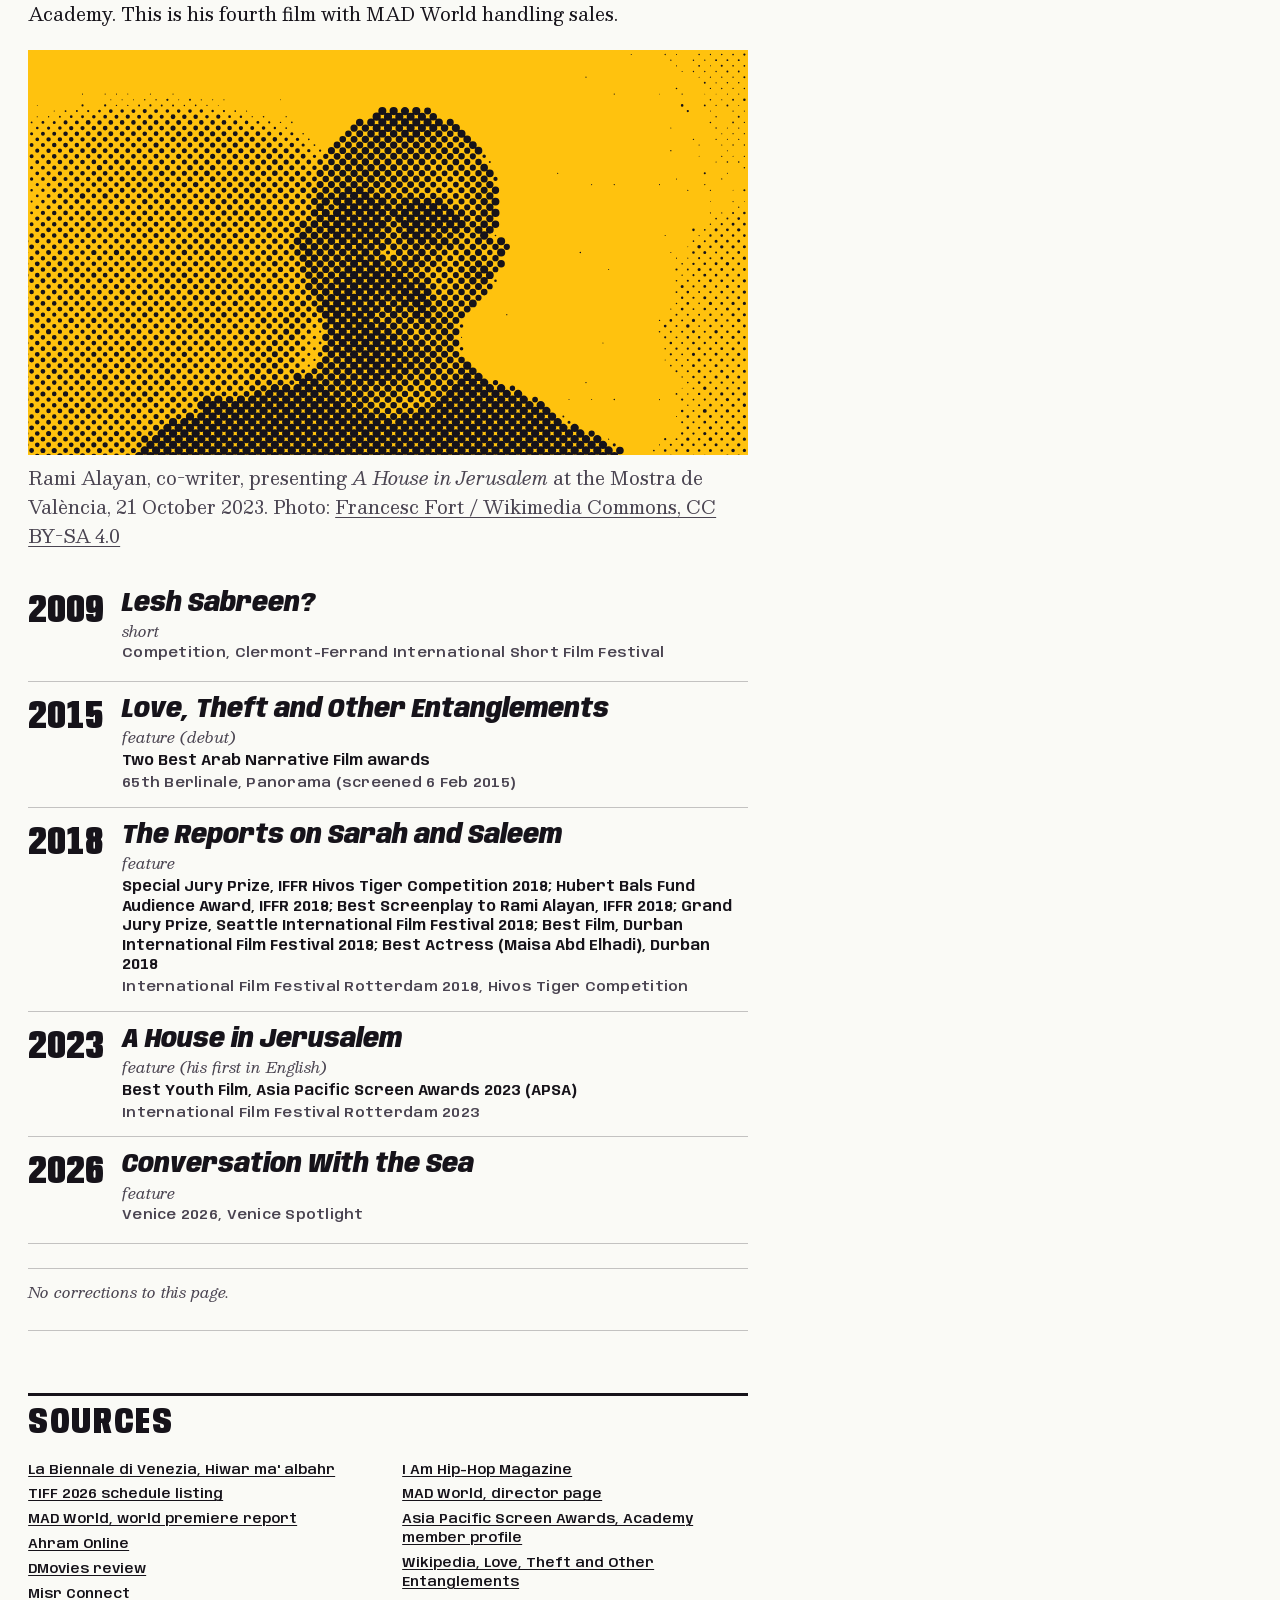
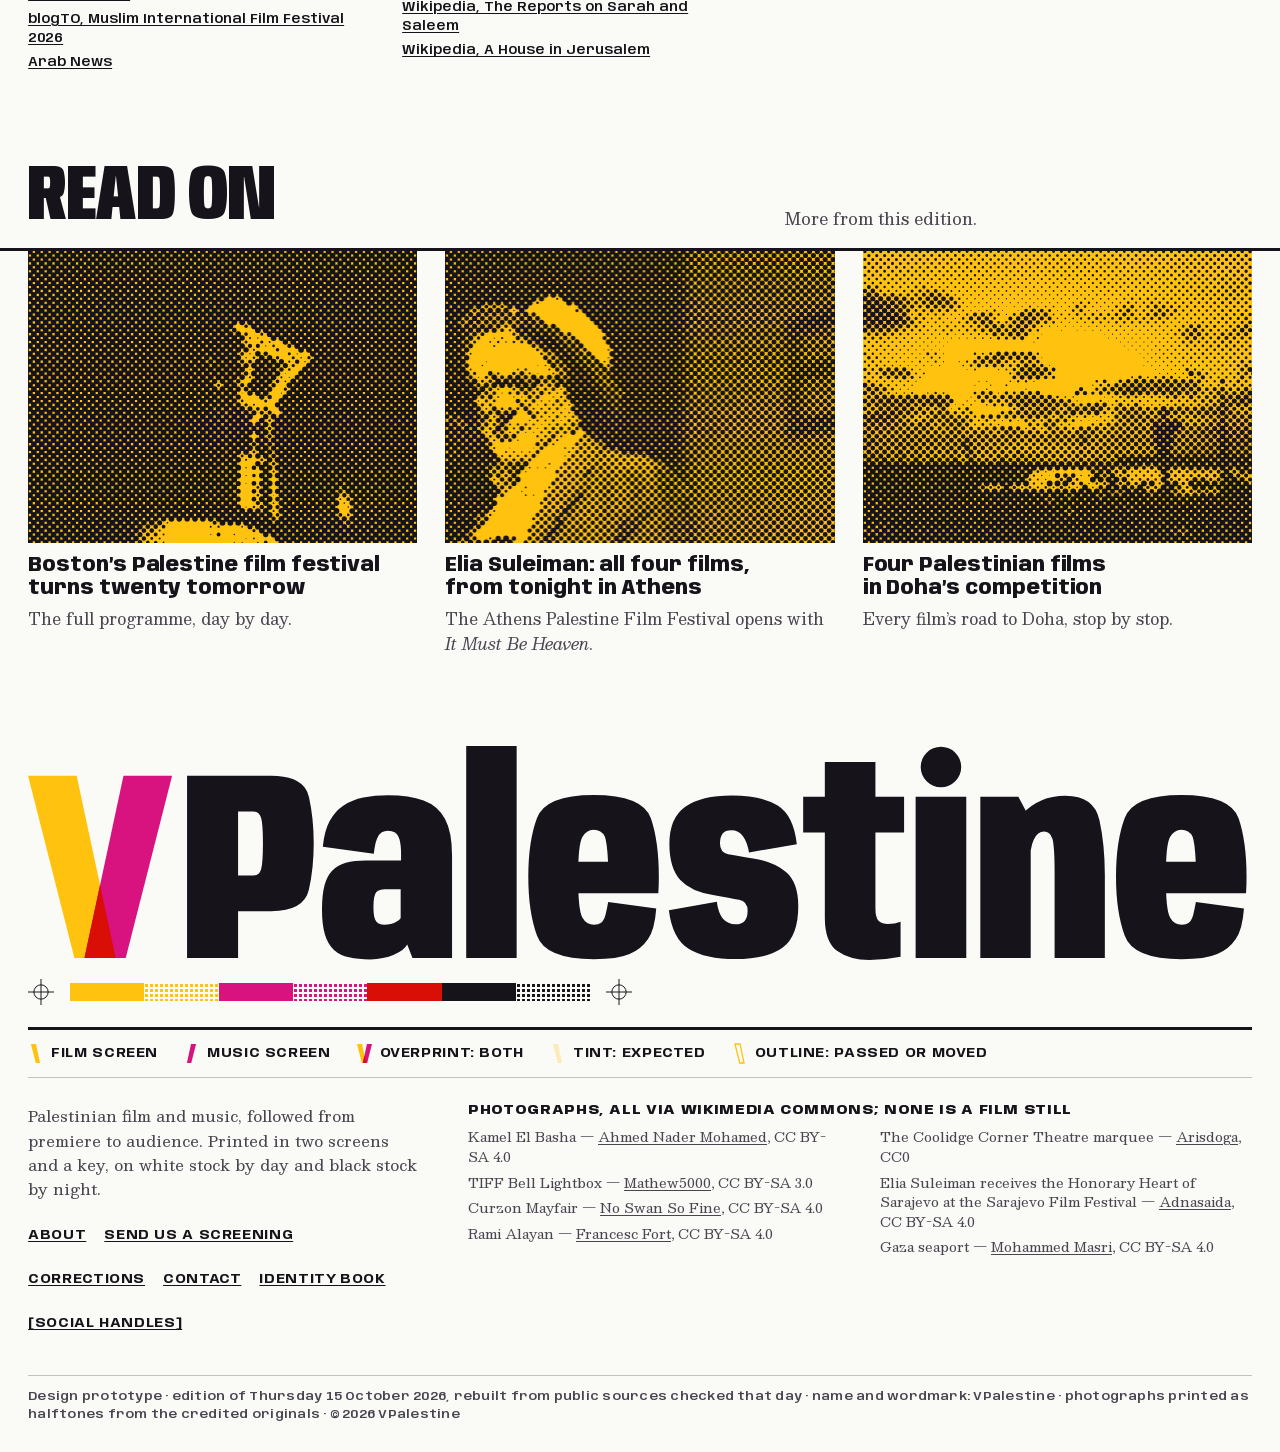
<file: work.html>
<!doctype html>
<html lang="en">
<head>
<meta charset="utf-8">
<meta name="viewport" content="width=device-width, initial-scale=1">
<title>Conversation With the Sea — VPalestine</title>
<meta name="description" content="Muayad Alayan’s Conversation With the Sea: the story, the credits and its festival run from Venice to London.">
<meta name="theme-color" content="#FAFAF6">
<meta property="og:type" content="website">
<meta property="og:site_name" content="VPalestine">
<meta property="og:title" content="Conversation With the Sea — VPalestine">
<meta property="og:description" content="Muayad Alayan’s Conversation With the Sea: the story, the credits and its festival run from Venice to London.">
<meta property="og:image" content="https://taktek-dev.github.io/vpalestine-prototype/assets/og.png">
<meta name="twitter:card" content="summary_large_image">
<link rel="icon" href="favicon.svg?v=20" type="image/svg+xml">
<link rel="preload" href="assets/fonts/anybody-var.woff2?v=1" as="font" type="font/woff2" crossorigin>
<link rel="preload" href="assets/fonts/besley-var.woff2?v=1" as="font" type="font/woff2" crossorigin>
<link rel="stylesheet" href="assets/css/vp.css?v=20">
<link rel="stylesheet" href="assets/css/pages.css?v=20">
<script>(function(){var d=document.documentElement;try{if(localStorage.getItem('vp-stock')==='black')d.dataset.stock='black'}catch(e){}
var seen=false;try{seen=sessionStorage.getItem('vp-pulled')==='1'}catch(e){}
if((location.search.indexOf('pull')>-1||!seen)&&!matchMedia('(prefers-reduced-motion: reduce)').matches&&document.visibilityState!=='hidden'){d.classList.add('pulling');setTimeout(function(){d.classList.remove('pulling')},6000)}})();</script>
</head>
<body id="top">
<!--
THESIS: VPalestine prints Palestinian film and music like its film-week and concert posters: film in one silkscreen ink, music in the other, a third colour where they overprint. Refuses the dark streaming poster-grid and the festival-programme template.
OWN-WORLD: White stock is the light (black stock at night, inks opaque on an underbase). Projector yellow, fuchsia, overprint red, key. Anybody set to each sheet's measure by width, Besley for reading. Photos as 45-degree halftones. Rank by sheet format; state by ink density (solid, tint, outline); the V strokes are the legend.
STORY: Readers see tonight's film and tomorrow's record, plan the week from the handbill, follow festival runs, check dates ahead.
FIRST VIEWPORT: Left 7/12, a yellow one-sheet: halftone Suleiman, three fitted title lines, deck, billing band. Right: fuchsia MC Abdul sleeve overprinting the one-sheet's edge in red. Directly under, the This week handbill as a day-column strip.
FORM: Overprint, grounded candidate 3 of 7, seed 0b2cf4c5.
FINISH: unreviewed and undocumented is unfinished; this build ends with the finish review, the verdict, and DESIGN.md
-->
<a class="skip" href="#main">Skip to the page</a><svg width="0" height="0" style="position:absolute" aria-hidden="true" focusable="false"><defs><pattern id="tint-f" width="110" height="110" patternUnits="userSpaceOnUse"><circle cx="27" cy="27" r="26" fill="var(--film)"/><circle cx="82" cy="82" r="26" fill="var(--film)"/></pattern><pattern id="tint-m" width="110" height="110" patternUnits="userSpaceOnUse"><circle cx="27" cy="27" r="26" fill="var(--music)"/><circle cx="82" cy="82" r="26" fill="var(--music)"/></pattern><pattern id="tint-o" width="110" height="110" patternUnits="userSpaceOnUse"><circle cx="27" cy="27" r="26" fill="var(--over)"/><circle cx="82" cy="82" r="26" fill="var(--over)"/></pattern></defs></svg><div class="marks" aria-hidden="true"><i></i><i></i><i></i><i></i></div><div class="squeegee" aria-hidden="true"></div><header class="mast"><a class="mark" href="./home.html"><svg viewBox="0 -220 9063 1570" role="img" aria-label="VPalestine, home"><path class="f" d="M0.0 0.0L360.0 0.0L649.2 1350.0L343.5 1350.0Z"/><path class="m" d="M707.0 0.0L1067.0 0.0L723.5 1350.0L417.8 1350.0Z"/><path class="o" d="M533.5 810.0L649.2 1350.0L417.8 1350.0Z"/><g class="w"><path transform="translate(1137 1350) scale(1 -1)" d="M40.872472789138556 0.0H418.6870838999748V346.0653406791389H663.1478675603867Q907.6145270727575 346.0653406791389 943.3359496425837 506.2498502526432Q979.05737221241 666.4343598261476 979.05737221241 850.2591231539845Q979.05737221241 1032.180932380259 944.0916869472712 1191.0904661901295Q909.1260016821325 1350.0 663.1478675603867 1350.0H40.872472789138556ZM418.6870838999748 611.4152366258204V1084.6501040533185H533.0216710343957Q575.2065082378685 1084.6501040533185 589.0512640122324 1037.6693802587688Q602.8960197865963 990.6886564642191 602.8960197865963 849.2678052866759Q602.8960197865963 706.393810916692 589.8070013169199 658.9045237712562Q576.7179828472435 611.4152366258204 533.0216710343957 611.4152366258204ZM1396.9759109020233 -10.430395152419806Q1446.3371845073998 -10.430395152419806 1491.351659733802 -0.8061260934919119Q1536.3661349602044 8.818142965435982 1572.9924976434559 24.75077431462705Q1609.6188603267074 40.68340566381812 1635.436639867723 59.77705954760313Q1661.2544194087386 78.87071343138814 1671.5924309194088 99.34230790659785L1710.1843377761543 0.0H2003.5082371346653V757.9716009907424Q2003.5082371346653 934.7974900901318 1950.694851236418 1031.5084442421794Q1897.8814653381705 1128.219398394227 1792.7007393520325 1167.0112431496382Q1687.5200133658946 1205.8030879050493 1527.5993469804525 1205.8030879050493Q1429.8090711273253 1205.8030879050493 1346.5483389552683 1188.4870596583933Q1263.2876067832112 1171.1710314117372 1200.2155973874032 1129.939749887213Q1137.1435879915953 1088.708468362689 1096.973026432097 1013.9805184099823Q1056.8024648725986 939.2525684572756 1046.7040048539639 824.3802020959556L1424.2082557491958 772.58149876073Q1431.7442417219281 844.730436630547 1446.9119554273784 881.4128036331385Q1462.0796691328287 918.09517063573 1483.0830964036286 930.4159653726965Q1504.0865236744285 942.736760109663 1527.9038266055286 942.736760109663Q1559.894846495241 942.736760109663 1581.5351577848196 928.6911115609109Q1603.1754690743983 914.6454630121589 1614.5297010615468 876.8347753416747Q1625.8839330486953 839.0240876711905 1625.8839330486953 765.7310820631683V722.3884507268667H1365.4000836722553Q1278.690626066178 722.3884507268667 1216.59436846897 704.5473865699023Q1154.498110871762 686.7063224129379 1115.32662021555 645.5959345847368Q1076.155129559338 604.4855467565358 1058.1800131779164 535.0575316790491Q1040.2048967964947 465.6295166015625 1040.2048967964947 360.8956172019243Q1040.2048967964947 246.23455632850528 1061.934267802164 173.15076110325754Q1083.6636388078332 100.0669658780098 1128.9270982444286 59.82939921319485Q1174.190557681024 19.591832548379898 1240.3805060200393 4.580718697980046Q1306.5704543590546 -10.430395152419806 1396.9759109020233 -10.430395152419806ZM1500.381991069764 245.7091518379748Q1482.3783749453723 245.7091518379748 1467.5392053686082 250.85227323509753Q1452.7000357918441 255.99539463222027 1442.0641320105642 269.40774844400585Q1431.4282282292843 282.8201022557914 1426.3330176528543 308.5928629171103Q1421.2378070764244 334.3656235784292 1421.2378070764244 378.13637671619654Q1421.2378070764244 422.7615610063076 1426.9714517276734 449.2929702308029Q1432.7050963789225 475.8243794552982 1443.2159330807626 487.9974935874343Q1453.7267697826028 500.1706077195704 1470.0804956518114 504.35157695785165Q1486.43422152102 508.5325461961329 1506.7229069061577 508.5325461961329H1622.953367471695V294.37175719439983Q1613.8142447657883 280.9603174291551 1594.0860947594047 269.25133732147515Q1574.357944753021 257.5423572137952 1549.8102364763618 251.625754525885Q1525.2625281997025 245.7091518379748 1500.381991069764 245.7091518379748ZM2108.486451379955 0.0H2482.0765020623803V1570.0H2108.486451379955ZM3054.5884446799755 -9.593090701848269V246.85093591362238Q2998.094798501581 246.85093591362238 2968.512775786221 300.4409730806947Q2937.3707555122674 351.54670837149024 2937.3707555122674 599.4950694255531Q2937.3707555122674 839.6076580733061 2967.776399899274 893.6569497101009Q2998.209217019379 949.2177159562707 3052.4562678933144 949.2177159562707Q3109.833019066602 949.2177159562707 3135.6685219705105 898.560342554003Q3152.022191543132 855.5737932808697 3158.877500180155 713.2166108079255H2906.1119918115437V480.13037346303463H3531.434116870165Q3535.201986897737 535.7197537012398 3535.201986897737 599.547475039959Q3535.201986897737 861.4693441167474 3476.3217299319804 1034.8647805824876Q3414.3971735313535 1207.2602170482278 3052.0376156680286 1207.2602170482278Q2695.922808188945 1207.2602170482278 2632.891061965376 1036.3394751697779Q2568.3264909163117 865.418733291328 2568.3264909163117 600.9521985687315Q2568.3264909163117 338.95838848128915 2633.181612893939 163.90265011042356Q2694.992435436696 -9.593090701848269 3054.5884446799755 -9.593090701848269ZM3054.5884446799755 246.85093591362238V-9.593090701848269Q3229.842917665839 -9.593090701848269 3318.2726346738636 28.84991692006588Q3405.750874631107 66.34144749119878 3455.3290830664337 140.49202181398869Q3504.8315958194435 212.15829426050186 3515.9300558380783 367.02714831382036L3160.1684898510575 415.057981621474Q3149.4886820577085 357.22463177517056 3139.4472736753523 316.1353252530098Q3127.8730404675007 276.557493340224 3107.5837653540075 261.6663667857647Q3088.778792116791 246.85093591362238 3054.5884446799755 246.85093591362238ZM4101.88112828508 -8.337134025990963Q4338.097772747278 -8.337134025990963 4453.003186091781 76.8846078813076Q4567.908599436283 162.10634978860617 4567.908599436283 384.8665456213057Q4567.908599436283 558.551305796951 4476.941154759377 636.7068599369377Q4385.973710082471 714.8624140769243 4233.603555444628 736.5413069352508Q4109.722224857658 758.8299784548581 4048.870115827769 768.8341037798673Q3988.01800679788 778.8382291048765 3988.01800679788 848.8034650199115Q3988.01800679788 894.7748171314597 4006.7748958282173 920.3733112215996Q4025.5317848585546 945.9718053117394 4073.3314515911043 945.9718053117394Q4125.180420864373 945.9718053117394 4158.244148500264 901.8810224495828Q4191.307876136154 857.7902395874262 4202.8249883800745 781.5642668157816L4557.025679323822 842.268839482218Q4533.7863047719 1055.1523033380508 4415.339015562087 1128.9933937452734Q4296.891726352274 1202.8344841524959 4075.843364942819 1202.8344841524959Q3848.975314658135 1202.8344841524959 3731.196422036737 1119.4133355300874Q3613.4175294153392 1035.9921869076788 3613.4175294153392 845.7206886671484Q3613.4175294153392 663.9598146900535 3694.0518442094326 577.7647408787161Q3774.686159003526 491.56966706737876 3936.0665923170745 466.7707790918648Q4065.970970015973 443.5849759876728 4129.430219922215 430.593905845657Q4192.889469828457 417.6028357036412 4192.889469828457 349.3193769417703Q4192.889469828457 299.6578985415399 4170.4539928194135 274.30104779079556Q4148.01851581037 248.94419704005122 4103.74604421109 248.94419704005122Q4044.8653879724443 248.94419704005122 4010.3682799134403 289.63034911081195Q3975.8711718544364 330.3165011815727 3964.354059610516 415.64287619292736L3609.6205438412726 354.1009990759194Q3635.3718317449093 141.32742386311293 3758.613193789497 66.49514491856098Q3881.8545558340847 -8.337134025990963 4101.88112828508 -8.337134025990963ZM5095.349057447165 -15.061864878982306Q5214.628976762295 -15.061864878982306 5325.712668642402 8.2059326171875V267.4663522094488Q5284.222324285656 251.2014118693769 5231.832770779729 251.2014118693769Q5188.542287643999 251.2014118693769 5163.94357874617 272.89429742097855Q5139.344869848341 294.5871829725802 5139.344869848341 369.4741500094533V928.44736944139H5351.658363588154V1193.7972653880715H5139.344869848341V1450.8921865522861H4764.689169514924V1193.7972653880715H4604.248878967017V928.44736944139H4764.689169514924V298.7272070981562Q4764.689169514924 117.83180275186896 4857.263674123213 51.38496893644333Q4949.838178731501 -15.061864878982306 5095.349057447165 -15.061864878982306ZM5437.22069459036 0.0H5812.295047149062V1193.8399658203125H5437.22069459036ZM5916.359891012311 0.0H6289.531289469451V1022.552251316607L6198.037223745137 1193.7972653880715H5916.359891012311ZM6466.544713515788 0.0H6838.650462321937V612.5995636321604Q6838.650462321937 839.2732189632952 6798.745305798948 1020.5965519901365Q6758.8401492759585 1201.9198850169778 6547.138627074659 1201.9198850169778Q6350.491714861244 1201.9198850169778 6225.352161355317 1063.8536570128053Q6100.212607849389 925.7874290086329 6100.212607849389 738.7523068971932L6283.251506090164 697.7268019020557Q6283.251506090164 815.7768354378641 6311.938825946301 876.1734122540802Q6340.626145802438 936.5699890702963 6388.318474687636 936.5699890702963Q6432.588416706771 936.5699890702963 6449.5665651112795 884.6198904663324Q6466.544713515788 832.6697918623686 6466.544713515788 623.9937443137169ZM7407.5884446799755 -9.593090701848269V246.85093591362238Q7351.094798501581 246.85093591362238 7321.512775786221 300.4409730806947Q7290.370755512267 351.54670837149024 7290.370755512267 599.4950694255531Q7290.370755512267 839.6076580733061 7320.776399899274 893.6569497101009Q7351.209217019379 949.2177159562707 7405.456267893314 949.2177159562707Q7462.833019066602 949.2177159562707 7488.6685219705105 898.560342554003Q7505.022191543132 855.5737932808697 7511.877500180155 713.2166108079255H7259.111991811544V480.13037346303463H7884.434116870165Q7888.201986897737 535.7197537012398 7888.201986897737 599.547475039959Q7888.201986897737 861.4693441167474 7829.32172993198 1034.8647805824876Q7767.3971735313535 1207.2602170482278 7405.037615668029 1207.2602170482278Q7048.922808188945 1207.2602170482278 6985.891061965376 1036.3394751697779Q6921.326490916312 865.418733291328 6921.326490916312 600.9521985687315Q6921.326490916312 338.95838848128915 6986.181612893939 163.90265011042356Q7047.992435436696 -9.593090701848269 7407.5884446799755 -9.593090701848269ZM7407.5884446799755 246.85093591362238V-9.593090701848269Q7582.842917665839 -9.593090701848269 7671.272634673864 28.84991692006588Q7758.750874631107 66.34144749119878 7808.329083066434 140.49202181398869Q7857.8315958194435 212.15829426050186 7868.930055838078 367.02714831382036L7513.1684898510575 415.057981621474Q7502.4886820577085 357.22463177517056 7492.447273675352 316.1353252530098Q7480.873040467501 276.557493340224 7460.5837653540075 261.6663667857647Q7441.778792116791 246.85093591362238 7407.5884446799755 246.85093591362238ZM5774.8 1414.2A150 150 0 1 0 5474.8 1414.2A150 150 0 1 0 5774.8 1414.2Z"/></g></svg></a><div class="mid"><p class="dateline"><time datetime="2026-10-15">Thursday 15 October 2026</time></p><nav aria-label="Sections"><ul><li><a href="film.html" aria-current="page">Film</a></li><li><a href="music.html">Music</a></li><li><a href="calendar.html">What’s on</a></li><li><a href="festival.html">Festivals</a></li><li><a href="search.html">Search</a></li><li><a href="about.html">About</a></li></ul></nav></div><button class="stock" type="button" aria-pressed="false"><span class="lbl">Black stock</span><span class="sw" aria-hidden="true"><i></i><i></i></span></button></header><main id="main"><header class="work-head ink ink-film p-film"><figure class="plate " data-fx="0.3" data-fy="0.42" data-zoom="1.3" data-lpi="120"><img src="assets/img/photo/el-basha.webp?v=20" width="1200" height="900" alt="Kamel El Basha seated before a lit dressing-room mirror, his reflection behind him" fetchpriority="high" decoding="async"></figure><div class="wh-t p-key"><h1 class="lines " data-fit><a class="stretch" href="#main"><span class="vh">Conversation With the Sea</span><span aria-hidden="true"><span class="ln">Conversation</span><span class="ln">with the Sea</span></span></a></h1><p class="stand">In Jerusalem, a court orders a 60-year-old man to repay a social-security debt said to be owed by his son, who drowned in the Red Sea decades ago and whose death no record shows.</p><p class="byline">A film by Muayad Alayan · <em>Hiwar ma’ albahr</em> · 2026</p><dl class="band"><div><dt>Runtime</dt><dd>112′</dd></div><div><dt>Languages</dt><dd>Arabic, Hebrew, English</dd></div><div><dt>Countries</dt><dd>Palestine, Netherlands, Saudi Arabia, Qatar</dd></div><div><dt>Next</dt><dd>Doha, 19–27 Nov</dd></div></dl><p class="cap">Kamel El Basha, who plays Kamal, 23 October 2021. <span class="cr">Photo: <a href="https://commons.wikimedia.org/wiki/File:Kamel_elbasha.jpg">Ahmed Nader Mohamed / Wikimedia Commons, CC BY-SA 4.0</a></span></p></div></header><div class="art-body"><article class="prose-col"><p class="lede">Kamal is sixty and lives in Jerusalem. An Israeli court orders him to repay a social-security debt said to be owed by his son Wael, who drowned in the Red Sea decades ago, though no official record of the death can be found. Following the only lead left, Kamal goes looking for what happened, and finds the relatives and friends who have long held a grudge against him.</p><p>Muayad Alayan wrote the film with his brother Rami Alayan. He has said the opening incident comes from real events in his family, and that the rest is fiction drawn from life in Jerusalem, a love-and-hate letter to his home city. Kamel El Basha plays Kamal; Amer Hlehel plays the lawyer friend who helps him.</p><p class="billing big" aria-label="Credits">PalCine Productions presents in co-production with KeyFilm, Red Sea Fund and Metafora Production <b>Kamel El Basha · Amer Hlehel · Ruba Blal · Haitham Omari · Bahira Ablassi · Maria Zreik · Rebecca Esmeralda Telhami</b><span>Conversation With the Sea</span>written by Muayad Alayan and Rami Alayan · cinematography Lorenzo Casadio Vannucci · editing Matteo Faccenda · production design Ala&#x27; Abu Ghoush · costume Hamada Atallah · music Fabienne van Eck · produced by Muayad Alayan, Rami Alayan, Hanneke Niens, Faycal Hassairi · with the support of the Hubert Bals Fund, the Netherlands Film Fund, the Doha Film Institute and Al Ma’mal Foundation for Contemporary Art · world sales MAD World <b class="dir">directed by Muayad Alayan</b></p><h2>The run</h2><p>From its premiere in Venice to the London Palestine Film Festival’s closing night: where the film has been and where it goes next.</p><ol class="run"><li class="stop gone"><p class="st-d">7 Sep</p><div class="st-w"><p class="st-c">Venice</p><p class="st-f">83rd Venice International Film Festival</p><p class="st-n">World premiere · Venice Spotlight</p></div><p class="st-s"><svg class="vk gone" viewBox="0 0 650 1350" preserveAspectRatio="xMidYMid meet" aria-hidden="true"><path class="f" d="M0.0 0.0L360.0 0.0L649.2 1350.0L343.5 1350.0Z"/></svg>Screened</p></li><li class="stop gone"><p class="st-d">11–17 Sep</p><div class="st-w"><p class="st-c">Toronto</p><p class="st-f">51st Toronto International Film Festival</p><p class="st-n">North American premiere · Centrepiece</p></div><p class="st-s"><svg class="vk gone" viewBox="0 0 650 1350" preserveAspectRatio="xMidYMid meet" aria-hidden="true"><path class="f" d="M0.0 0.0L360.0 0.0L649.2 1350.0L343.5 1350.0Z"/></svg>Screened</p></li><li class="stop gone"><p class="st-d">24 Sep – 3 Oct</p><div class="st-w"><p class="st-c">Hamburg</p><p class="st-f">Filmfest Hamburg</p><p class="st-n">German premiere · Kaleidoscope (one report)</p></div><p class="st-s"><svg class="vk gone" viewBox="0 0 650 1350" preserveAspectRatio="xMidYMid meet" aria-hidden="true"><path class="f" d="M0.0 0.0L360.0 0.0L649.2 1350.0L343.5 1350.0Z"/></svg>Screened</p></li><li class="stop on"><p class="st-d">9–18 Oct</p><div class="st-w"><p class="st-c">Warsaw</p><p class="st-f">42nd Warsaw International Film Festival</p><p class="st-n">Eastern European premiere · International Competition</p></div><p class="st-s"><svg class="vk" viewBox="0 0 650 1350" preserveAspectRatio="xMidYMid meet" aria-hidden="true"><path class="f" d="M0.0 0.0L360.0 0.0L649.2 1350.0L343.5 1350.0Z"/></svg>On now</p></li><li class="stop on"><p class="st-d">30 Oct</p><div class="st-w"><p class="st-c">Toronto</p><p class="st-f">Muslim International Film Festival</p><p class="st-n">Opening night, with the Toronto Palestine Film Festival</p></div><p class="st-s"><svg class="vk" viewBox="0 0 650 1350" preserveAspectRatio="xMidYMid meet" aria-hidden="true"><path class="f" d="M0.0 0.0L360.0 0.0L649.2 1350.0L343.5 1350.0Z"/></svg>Next</p></li><li class="stop due"><p class="st-d">19–27 Nov</p><div class="st-w"><p class="st-c">Doha</p><p class="st-f">Doha Film Festival</p><p class="st-n">MENA premiere · International Feature Film Competition · screening date not yet published</p></div><p class="st-s"><svg class="vk due" viewBox="0 0 650 1350" preserveAspectRatio="xMidYMid meet" aria-hidden="true"><path class="f" d="M0.0 0.0L360.0 0.0L649.2 1350.0L343.5 1350.0Z"/></svg>Date to come</p></li><li class="stop on"><p class="st-d">27 Nov</p><div class="st-w"><p class="st-c">London</p><p class="st-f">London Palestine Film Festival</p><p class="st-n">Closing film · Curzon Mayfair</p></div><p class="st-s"><svg class="vk" viewBox="0 0 650 1350" preserveAspectRatio="xMidYMid meet" aria-hidden="true"><path class="f" d="M0.0 0.0L360.0 0.0L649.2 1350.0L343.5 1350.0Z"/></svg>Booked</p></li></ol><div class="run-photos"><figure><figure class="plate ink-film" data-fx="0.5" data-fy="0.5" data-lpi="80"><img src="assets/img/photo/lightbox.webp?v=20" width="1200" height="900" alt="The TIFF Bell Lightbox building in Toronto" loading="lazy" decoding="async"></figure><figcaption class="cap">TIFF Bell Lightbox, Toronto, 11 September 2010. <span class="cr">Photo: <a href="https://commons.wikimedia.org/wiki/File:Lightbox_2010-09-11_I.JPG">Mathew5000 / Wikimedia Commons, CC BY-SA 3.0</a></span></figcaption></figure><figure><figure class="plate ink-film" data-fx="0.5" data-fy="0.45" data-lpi="80"><img src="assets/img/photo/curzon-mayfair.webp?v=20" width="900" height="1200" alt="The front of the Curzon cinema in Mayfair, London" loading="lazy" decoding="async"></figure><figcaption class="cap">Curzon Mayfair, London, June 2023. <span class="cr">Photo: <a href="https://commons.wikimedia.org/wiki/File:Curzon_Cinema_Mayfair,_June_2023.jpg">No Swan So Fine / Wikimedia Commons, CC BY-SA 4.0</a></span></figcaption></figure></div><h2>Muayad Alayan</h2><p>A Jerusalem-based director and producer, he co-founded PalCine Productions in Bethlehem with Rami Alayan and is a member of the European Film Academy. This is his fourth film with MAD World handling sales.</p><figure class="plate ink-film in-body" data-fx="0.62" data-fy="0.38" data-zoom="1.7" data-lpi="90"><img src="assets/img/photo/rami-alayan.webp?v=20" width="1200" height="800" alt="Rami Alayan on stage at the Mostra de València" loading="lazy" decoding="async"></figure><p class="cap">Rami Alayan, co-writer, presenting <em>A House in Jerusalem</em> at the Mostra de València, 21 October 2023. <span class="cr">Photo: <a href="https://commons.wikimedia.org/wiki/File:MMXXIII_Mostra_de_Val%C3%A8ncia_-_A_House_in_Jerusalem_01.jpg">Francesc Fort / Wikimedia Commons, CC BY-SA 4.0</a></span></p><ol class="ledger films"><li><p class="yr">2009</p><div><p class="lg-t"><em>Lesh Sabreen?</em></p><p class="lg-b">short</p></div><p class="lg-f">Competition, Clermont-Ferrand International Short Film Festival</p></li><li><p class="yr">2015</p><div><p class="lg-t"><em>Love, Theft and Other Entanglements</em></p><p class="lg-b">feature (debut)</p></div><p class="lg-p">Two Best Arab Narrative Film awards</p><p class="lg-f">65th Berlinale, Panorama (screened 6 Feb 2015)</p></li><li><p class="yr">2018</p><div><p class="lg-t"><em>The Reports on Sarah and Saleem</em></p><p class="lg-b">feature</p></div><p class="lg-p">Special Jury Prize, IFFR Hivos Tiger Competition 2018; Hubert Bals Fund Audience Award, IFFR 2018; Best Screenplay to Rami Alayan, IFFR 2018; Grand Jury Prize, Seattle International Film Festival 2018; Best Film, Durban International Film Festival 2018; Best Actress (Maisa Abd Elhadi), Durban 2018</p><p class="lg-f">International Film Festival Rotterdam 2018, Hivos Tiger Competition</p></li><li><p class="yr">2023</p><div><p class="lg-t"><em>A House in Jerusalem</em></p><p class="lg-b">feature (his first in English)</p></div><p class="lg-p">Best Youth Film, Asia Pacific Screen Awards 2023 (APSA)</p><p class="lg-f">International Film Festival Rotterdam 2023</p></li><li><p class="yr">2026</p><div><p class="lg-t"><em>Conversation With the Sea</em></p><p class="lg-b">feature</p></div><p class="lg-f">Venice 2026, Venice Spotlight</p></li></ol><p class="corr">No corrections to this page.</p><section class="srcs" aria-labelledby="srcs-h"><h2 id="srcs-h" class="label">Sources</h2><ul><li><a href="https://www.labiennale.org/en/cinema/2026/venice-spotlight/hiwar-ma%E2%80%99-albahr-conversation-sea">La Biennale di Venezia, Hiwar ma&#x27; albahr</a></li><li><a href="https://2026.tiffr.com/films/conversation-with-the-sea">TIFF 2026 schedule listing</a></li><li><a href="https://www.madworld.film/news/muayad-alayan%E2%80%99s-conversation-with-the-sea-world-premieres-to-strong-reception-at-venice.php">MAD World, world premiere report</a></li><li><a href="https://english.ahram.org.eg/News/574201.aspx">Ahram Online</a></li><li><a href="https://dmovies.org/?p=47820">DMovies review</a></li><li><a href="https://misrconnect.com/news/celebrities/after-venice-and-toronto-dialogue-with-the-sea-heads-to-hamburg-and-warsaw">Misr Connect</a></li><li><a href="https://www.blogto.com/events/muslim-international-film-festival-2026-toronto/">blogTO, Muslim International Film Festival 2026</a></li><li><a href="https://www.arabnews.com/art-culture/conversation-with-the-sea-thirteen-in-gaza-head-to-doha-film-festival-3005573">Arab News</a></li><li><a href="https://www.iamhiphopmagazine.com/london-palestine-film-festival-26/">I Am Hip-Hop Magazine</a></li><li><a href="https://madworld.film/directors/muayad-alayan.php">MAD World, director page</a></li><li><a href="https://www.asiapacificscreenawards.com/apsa-academy-members/muayad-alayan">Asia Pacific Screen Awards, Academy member profile</a></li><li><a href="https://en.wikipedia.org/wiki/Love,_Theft_and_Other_Entanglements">Wikipedia, Love, Theft and Other Entanglements</a></li><li><a href="https://en.wikipedia.org/wiki/The_Reports_on_Sarah_and_Saleem">Wikipedia, The Reports on Sarah and Saleem</a></li><li><a href="https://en.wikipedia.org/wiki/A_House_in_Jerusalem">Wikipedia, A House in Jerusalem</a></li></ul></section></article><aside class="handbill" aria-label="Where to see it next"><h2 class="label">Where to see it next</h2><ol><li><p class="hb-d">Now<small>9–18 Oct</small></p><div><p class="hb-w">42nd Warsaw International Film Festival</p><p class="hb-v">Warsaw · International Competition</p></div></li><li><p class="hb-d">Fri 30 Oct<small></small></p><div><p class="hb-w">Muslim International Film Festival, opening night</p><p class="hb-v">Toronto · The Creative School, Chrysalis Theatre · with TPFF</p></div></li><li><p class="hb-d">19–27 Nov<small></small></p><div><p class="hb-w">Doha Film Festival</p><p class="hb-v">Doha · International Feature Film Competition · date to come</p></div></li><li><p class="hb-d">Fri 27 Nov<small></small></p><div><p class="hb-w">London Palestine Film Festival, closing film</p><p class="hb-v">London · Curzon Mayfair</p></div></li></ol><p class="hb-n">Distribution and a release date have not been announced.</p></aside></div><section class="sec related" aria-labelledby="rel-h"><div class="head"><h2 id="rel-h">Read on</h2><p>More from this edition.</p></div><div class="rels"><article class="rel"><figure class="plate ink-film th-big" data-fx="0.45" data-fy="0.3" data-lpi="70" data-gamma="1.7"><img src="assets/img/photo/coolidge.webp?v=20" width="795" height="1200" alt="The lit vertical sign and marquee of the Coolidge Corner Theatre at night" loading="lazy" decoding="async"></figure><h3 class="hed"><a class="stretch" href="festival.html">Boston’s Palestine film festival turns twenty tomorrow</a></h3><p class="copy">The full programme, day by day.</p></article><article class="rel"><figure class="plate ink-film th-big" data-fx="0.64" data-fy="0.29" data-zoom="2.6" data-lpi="70"><img src="assets/img/photo/suleiman.webp?v=20" width="1200" height="798" alt="Elia Suleiman, in a hat and dark suit, holding a framed award on a stage beside its presenter" loading="lazy" decoding="async"></figure><h3 class="hed"><a class="stretch" href="article.html">Elia Suleiman: all four films, from tonight in Athens</a></h3><p class="copy">The Athens Palestine Film Festival opens with <em>It Must Be Heaven</em>.</p></article><article class="rel"><figure class="plate ink-film th-big" data-fx="0.5" data-fy="0.55" data-lpi="70"><img src="assets/img/photo/gaza-port.webp?v=20" width="1200" height="800" alt="Gaza’s seaport at dusk, boats below a cloudy sky and the harbour memorial in silhouette" loading="lazy" decoding="async"></figure><h3 class="hed"><a class="stretch" href="film.html#doha">Four Palestinian films in Doha’s competition</a></h3><p class="copy">Every film’s road to Doha, stop by stop.</p></article></div></section></main><footer class="imprint"><a class="foot-mark mark" href="#top"><svg viewBox="0 -220 9063 1570" role="img" aria-label="VPalestine, back to top"><path class="f" d="M0.0 0.0L360.0 0.0L649.2 1350.0L343.5 1350.0Z"/><path class="m" d="M707.0 0.0L1067.0 0.0L723.5 1350.0L417.8 1350.0Z"/><path class="o" d="M533.5 810.0L649.2 1350.0L417.8 1350.0Z"/><g class="w"><path transform="translate(1137 1350) scale(1 -1)" d="M40.872472789138556 0.0H418.6870838999748V346.0653406791389H663.1478675603867Q907.6145270727575 346.0653406791389 943.3359496425837 506.2498502526432Q979.05737221241 666.4343598261476 979.05737221241 850.2591231539845Q979.05737221241 1032.180932380259 944.0916869472712 1191.0904661901295Q909.1260016821325 1350.0 663.1478675603867 1350.0H40.872472789138556ZM418.6870838999748 611.4152366258204V1084.6501040533185H533.0216710343957Q575.2065082378685 1084.6501040533185 589.0512640122324 1037.6693802587688Q602.8960197865963 990.6886564642191 602.8960197865963 849.2678052866759Q602.8960197865963 706.393810916692 589.8070013169199 658.9045237712562Q576.7179828472435 611.4152366258204 533.0216710343957 611.4152366258204ZM1396.9759109020233 -10.430395152419806Q1446.3371845073998 -10.430395152419806 1491.351659733802 -0.8061260934919119Q1536.3661349602044 8.818142965435982 1572.9924976434559 24.75077431462705Q1609.6188603267074 40.68340566381812 1635.436639867723 59.77705954760313Q1661.2544194087386 78.87071343138814 1671.5924309194088 99.34230790659785L1710.1843377761543 0.0H2003.5082371346653V757.9716009907424Q2003.5082371346653 934.7974900901318 1950.694851236418 1031.5084442421794Q1897.8814653381705 1128.219398394227 1792.7007393520325 1167.0112431496382Q1687.5200133658946 1205.8030879050493 1527.5993469804525 1205.8030879050493Q1429.8090711273253 1205.8030879050493 1346.5483389552683 1188.4870596583933Q1263.2876067832112 1171.1710314117372 1200.2155973874032 1129.939749887213Q1137.1435879915953 1088.708468362689 1096.973026432097 1013.9805184099823Q1056.8024648725986 939.2525684572756 1046.7040048539639 824.3802020959556L1424.2082557491958 772.58149876073Q1431.7442417219281 844.730436630547 1446.9119554273784 881.4128036331385Q1462.0796691328287 918.09517063573 1483.0830964036286 930.4159653726965Q1504.0865236744285 942.736760109663 1527.9038266055286 942.736760109663Q1559.894846495241 942.736760109663 1581.5351577848196 928.6911115609109Q1603.1754690743983 914.6454630121589 1614.5297010615468 876.8347753416747Q1625.8839330486953 839.0240876711905 1625.8839330486953 765.7310820631683V722.3884507268667H1365.4000836722553Q1278.690626066178 722.3884507268667 1216.59436846897 704.5473865699023Q1154.498110871762 686.7063224129379 1115.32662021555 645.5959345847368Q1076.155129559338 604.4855467565358 1058.1800131779164 535.0575316790491Q1040.2048967964947 465.6295166015625 1040.2048967964947 360.8956172019243Q1040.2048967964947 246.23455632850528 1061.934267802164 173.15076110325754Q1083.6636388078332 100.0669658780098 1128.9270982444286 59.82939921319485Q1174.190557681024 19.591832548379898 1240.3805060200393 4.580718697980046Q1306.5704543590546 -10.430395152419806 1396.9759109020233 -10.430395152419806ZM1500.381991069764 245.7091518379748Q1482.3783749453723 245.7091518379748 1467.5392053686082 250.85227323509753Q1452.7000357918441 255.99539463222027 1442.0641320105642 269.40774844400585Q1431.4282282292843 282.8201022557914 1426.3330176528543 308.5928629171103Q1421.2378070764244 334.3656235784292 1421.2378070764244 378.13637671619654Q1421.2378070764244 422.7615610063076 1426.9714517276734 449.2929702308029Q1432.7050963789225 475.8243794552982 1443.2159330807626 487.9974935874343Q1453.7267697826028 500.1706077195704 1470.0804956518114 504.35157695785165Q1486.43422152102 508.5325461961329 1506.7229069061577 508.5325461961329H1622.953367471695V294.37175719439983Q1613.8142447657883 280.9603174291551 1594.0860947594047 269.25133732147515Q1574.357944753021 257.5423572137952 1549.8102364763618 251.625754525885Q1525.2625281997025 245.7091518379748 1500.381991069764 245.7091518379748ZM2108.486451379955 0.0H2482.0765020623803V1570.0H2108.486451379955ZM3054.5884446799755 -9.593090701848269V246.85093591362238Q2998.094798501581 246.85093591362238 2968.512775786221 300.4409730806947Q2937.3707555122674 351.54670837149024 2937.3707555122674 599.4950694255531Q2937.3707555122674 839.6076580733061 2967.776399899274 893.6569497101009Q2998.209217019379 949.2177159562707 3052.4562678933144 949.2177159562707Q3109.833019066602 949.2177159562707 3135.6685219705105 898.560342554003Q3152.022191543132 855.5737932808697 3158.877500180155 713.2166108079255H2906.1119918115437V480.13037346303463H3531.434116870165Q3535.201986897737 535.7197537012398 3535.201986897737 599.547475039959Q3535.201986897737 861.4693441167474 3476.3217299319804 1034.8647805824876Q3414.3971735313535 1207.2602170482278 3052.0376156680286 1207.2602170482278Q2695.922808188945 1207.2602170482278 2632.891061965376 1036.3394751697779Q2568.3264909163117 865.418733291328 2568.3264909163117 600.9521985687315Q2568.3264909163117 338.95838848128915 2633.181612893939 163.90265011042356Q2694.992435436696 -9.593090701848269 3054.5884446799755 -9.593090701848269ZM3054.5884446799755 246.85093591362238V-9.593090701848269Q3229.842917665839 -9.593090701848269 3318.2726346738636 28.84991692006588Q3405.750874631107 66.34144749119878 3455.3290830664337 140.49202181398869Q3504.8315958194435 212.15829426050186 3515.9300558380783 367.02714831382036L3160.1684898510575 415.057981621474Q3149.4886820577085 357.22463177517056 3139.4472736753523 316.1353252530098Q3127.8730404675007 276.557493340224 3107.5837653540075 261.6663667857647Q3088.778792116791 246.85093591362238 3054.5884446799755 246.85093591362238ZM4101.88112828508 -8.337134025990963Q4338.097772747278 -8.337134025990963 4453.003186091781 76.8846078813076Q4567.908599436283 162.10634978860617 4567.908599436283 384.8665456213057Q4567.908599436283 558.551305796951 4476.941154759377 636.7068599369377Q4385.973710082471 714.8624140769243 4233.603555444628 736.5413069352508Q4109.722224857658 758.8299784548581 4048.870115827769 768.8341037798673Q3988.01800679788 778.8382291048765 3988.01800679788 848.8034650199115Q3988.01800679788 894.7748171314597 4006.7748958282173 920.3733112215996Q4025.5317848585546 945.9718053117394 4073.3314515911043 945.9718053117394Q4125.180420864373 945.9718053117394 4158.244148500264 901.8810224495828Q4191.307876136154 857.7902395874262 4202.8249883800745 781.5642668157816L4557.025679323822 842.268839482218Q4533.7863047719 1055.1523033380508 4415.339015562087 1128.9933937452734Q4296.891726352274 1202.8344841524959 4075.843364942819 1202.8344841524959Q3848.975314658135 1202.8344841524959 3731.196422036737 1119.4133355300874Q3613.4175294153392 1035.9921869076788 3613.4175294153392 845.7206886671484Q3613.4175294153392 663.9598146900535 3694.0518442094326 577.7647408787161Q3774.686159003526 491.56966706737876 3936.0665923170745 466.7707790918648Q4065.970970015973 443.5849759876728 4129.430219922215 430.593905845657Q4192.889469828457 417.6028357036412 4192.889469828457 349.3193769417703Q4192.889469828457 299.6578985415399 4170.4539928194135 274.30104779079556Q4148.01851581037 248.94419704005122 4103.74604421109 248.94419704005122Q4044.8653879724443 248.94419704005122 4010.3682799134403 289.63034911081195Q3975.8711718544364 330.3165011815727 3964.354059610516 415.64287619292736L3609.6205438412726 354.1009990759194Q3635.3718317449093 141.32742386311293 3758.613193789497 66.49514491856098Q3881.8545558340847 -8.337134025990963 4101.88112828508 -8.337134025990963ZM5095.349057447165 -15.061864878982306Q5214.628976762295 -15.061864878982306 5325.712668642402 8.2059326171875V267.4663522094488Q5284.222324285656 251.2014118693769 5231.832770779729 251.2014118693769Q5188.542287643999 251.2014118693769 5163.94357874617 272.89429742097855Q5139.344869848341 294.5871829725802 5139.344869848341 369.4741500094533V928.44736944139H5351.658363588154V1193.7972653880715H5139.344869848341V1450.8921865522861H4764.689169514924V1193.7972653880715H4604.248878967017V928.44736944139H4764.689169514924V298.7272070981562Q4764.689169514924 117.83180275186896 4857.263674123213 51.38496893644333Q4949.838178731501 -15.061864878982306 5095.349057447165 -15.061864878982306ZM5437.22069459036 0.0H5812.295047149062V1193.8399658203125H5437.22069459036ZM5916.359891012311 0.0H6289.531289469451V1022.552251316607L6198.037223745137 1193.7972653880715H5916.359891012311ZM6466.544713515788 0.0H6838.650462321937V612.5995636321604Q6838.650462321937 839.2732189632952 6798.745305798948 1020.5965519901365Q6758.8401492759585 1201.9198850169778 6547.138627074659 1201.9198850169778Q6350.491714861244 1201.9198850169778 6225.352161355317 1063.8536570128053Q6100.212607849389 925.7874290086329 6100.212607849389 738.7523068971932L6283.251506090164 697.7268019020557Q6283.251506090164 815.7768354378641 6311.938825946301 876.1734122540802Q6340.626145802438 936.5699890702963 6388.318474687636 936.5699890702963Q6432.588416706771 936.5699890702963 6449.5665651112795 884.6198904663324Q6466.544713515788 832.6697918623686 6466.544713515788 623.9937443137169ZM7407.5884446799755 -9.593090701848269V246.85093591362238Q7351.094798501581 246.85093591362238 7321.512775786221 300.4409730806947Q7290.370755512267 351.54670837149024 7290.370755512267 599.4950694255531Q7290.370755512267 839.6076580733061 7320.776399899274 893.6569497101009Q7351.209217019379 949.2177159562707 7405.456267893314 949.2177159562707Q7462.833019066602 949.2177159562707 7488.6685219705105 898.560342554003Q7505.022191543132 855.5737932808697 7511.877500180155 713.2166108079255H7259.111991811544V480.13037346303463H7884.434116870165Q7888.201986897737 535.7197537012398 7888.201986897737 599.547475039959Q7888.201986897737 861.4693441167474 7829.32172993198 1034.8647805824876Q7767.3971735313535 1207.2602170482278 7405.037615668029 1207.2602170482278Q7048.922808188945 1207.2602170482278 6985.891061965376 1036.3394751697779Q6921.326490916312 865.418733291328 6921.326490916312 600.9521985687315Q6921.326490916312 338.95838848128915 6986.181612893939 163.90265011042356Q7047.992435436696 -9.593090701848269 7407.5884446799755 -9.593090701848269ZM7407.5884446799755 246.85093591362238V-9.593090701848269Q7582.842917665839 -9.593090701848269 7671.272634673864 28.84991692006588Q7758.750874631107 66.34144749119878 7808.329083066434 140.49202181398869Q7857.8315958194435 212.15829426050186 7868.930055838078 367.02714831382036L7513.1684898510575 415.057981621474Q7502.4886820577085 357.22463177517056 7492.447273675352 316.1353252530098Q7480.873040467501 276.557493340224 7460.5837653540075 261.6663667857647Q7441.778792116791 246.85093591362238 7407.5884446799755 246.85093591362238ZM5774.8 1414.2A150 150 0 1 0 5474.8 1414.2A150 150 0 1 0 5774.8 1414.2Z"/></g></svg></a><div class="furniture" aria-hidden="true"><svg class="reg" viewBox="0 0 40 40"><circle cx="20" cy="20" r="11"/><path d="M20 0V40M0 20H40"/></svg><span class="bar"><i class="c-film"></i><i class="c-film t"></i><i class="c-music"></i><i class="c-music t"></i><i class="c-over"></i><i class="c-key"></i><i class="c-key t"></i></span><svg class="reg" viewBox="0 0 40 40"><circle cx="20" cy="20" r="11"/><path d="M20 0V40M0 20H40"/></svg></div><p class="legend"><span><svg class="vk" viewBox="0 0 650 1350" preserveAspectRatio="xMidYMid meet" aria-hidden="true"><path class="f" d="M0.0 0.0L360.0 0.0L649.2 1350.0L343.5 1350.0Z"/></svg> Film screen</span><span><svg class="vk" viewBox="417 0 650 1350" preserveAspectRatio="xMidYMid meet" aria-hidden="true"><path class="m" d="M707.0 0.0L1067.0 0.0L723.5 1350.0L417.8 1350.0Z"/></svg> Music screen</span><span><svg class="vk" viewBox="0 0 1067 1350" preserveAspectRatio="xMidYMid meet" aria-hidden="true"><path class="f" d="M0.0 0.0L360.0 0.0L649.2 1350.0L343.5 1350.0Z"/><path class="m" d="M707.0 0.0L1067.0 0.0L723.5 1350.0L417.8 1350.0Z"/><path class="o" d="M533.5 810.0L649.2 1350.0L417.8 1350.0Z"/></svg> Overprint: both</span><span><svg class="vk due" viewBox="0 0 650 1350" preserveAspectRatio="xMidYMid meet" aria-hidden="true"><path class="f" d="M0.0 0.0L360.0 0.0L649.2 1350.0L343.5 1350.0Z"/></svg> Tint: expected</span><span><svg class="vk gone" viewBox="0 0 650 1350" preserveAspectRatio="xMidYMid meet" aria-hidden="true"><path class="f" d="M0.0 0.0L360.0 0.0L649.2 1350.0L343.5 1350.0Z"/></svg> Outline: passed or moved</span></p><div class="cols"><div><p class="line">Palestinian film and music, followed from premiere to audience. Printed in two screens and a key, on white stock by day and black stock by night.</p><nav aria-label="Footer"><ul><li><a href="about.html">About</a></li><li><a href="about.html#send">Send us a screening</a></li><li><a href="about.html#corrections">Corrections</a></li><li><a href="about.html#contact">Contact</a></li><li><a href="index.html">Identity book</a></li><li><a href="#">[SOCIAL HANDLES]</a></li></ul></nav></div><div class="credits"><h3>Photographs, all via Wikimedia Commons; none is a film still</h3><p>Kamel El Basha — <a href="https://commons.wikimedia.org/wiki/File:Kamel_elbasha.jpg">Ahmed Nader Mohamed</a>, CC BY-SA 4.0</p><p>TIFF Bell Lightbox — <a href="https://commons.wikimedia.org/wiki/File:Lightbox_2010-09-11_I.JPG">Mathew5000</a>, CC BY-SA 3.0</p><p>Curzon Mayfair — <a href="https://commons.wikimedia.org/wiki/File:Curzon_Cinema_Mayfair,_June_2023.jpg">No Swan So Fine</a>, CC BY-SA 4.0</p><p>Rami Alayan — <a href="https://commons.wikimedia.org/wiki/File:MMXXIII_Mostra_de_Val%C3%A8ncia_-_A_House_in_Jerusalem_01.jpg">Francesc Fort</a>, CC BY-SA 4.0</p><p>The Coolidge Corner Theatre marquee — <a href="https://commons.wikimedia.org/wiki/File:Coolidge_Corner_Theatre_Marquee.jpg">Arisdoga</a>, CC0</p><p>Elia Suleiman receives the Honorary Heart of Sarajevo at the Sarajevo Film Festival — <a href="https://commons.wikimedia.org/wiki/File:Po%C4%8Dasno_Srce_Sarajeva_Elia_Suleiman.jpg">Adnasaida</a>, CC BY-SA 4.0</p><p>Gaza seaport — <a href="https://commons.wikimedia.org/wiki/File:5M0A8322-01.jpg">Mohammed Masri</a>, CC BY-SA 4.0</p></div></div><p class="legal">Design prototype · edition of Thursday 15 October 2026, rebuilt from public sources checked that day · name and wordmark: VPalestine · photographs printed as halftones from the credited originals · © 2026 VPalestine</p></footer><script src="assets/js/vp.js?v=20" defer></script>
</body>
</html>
</file>
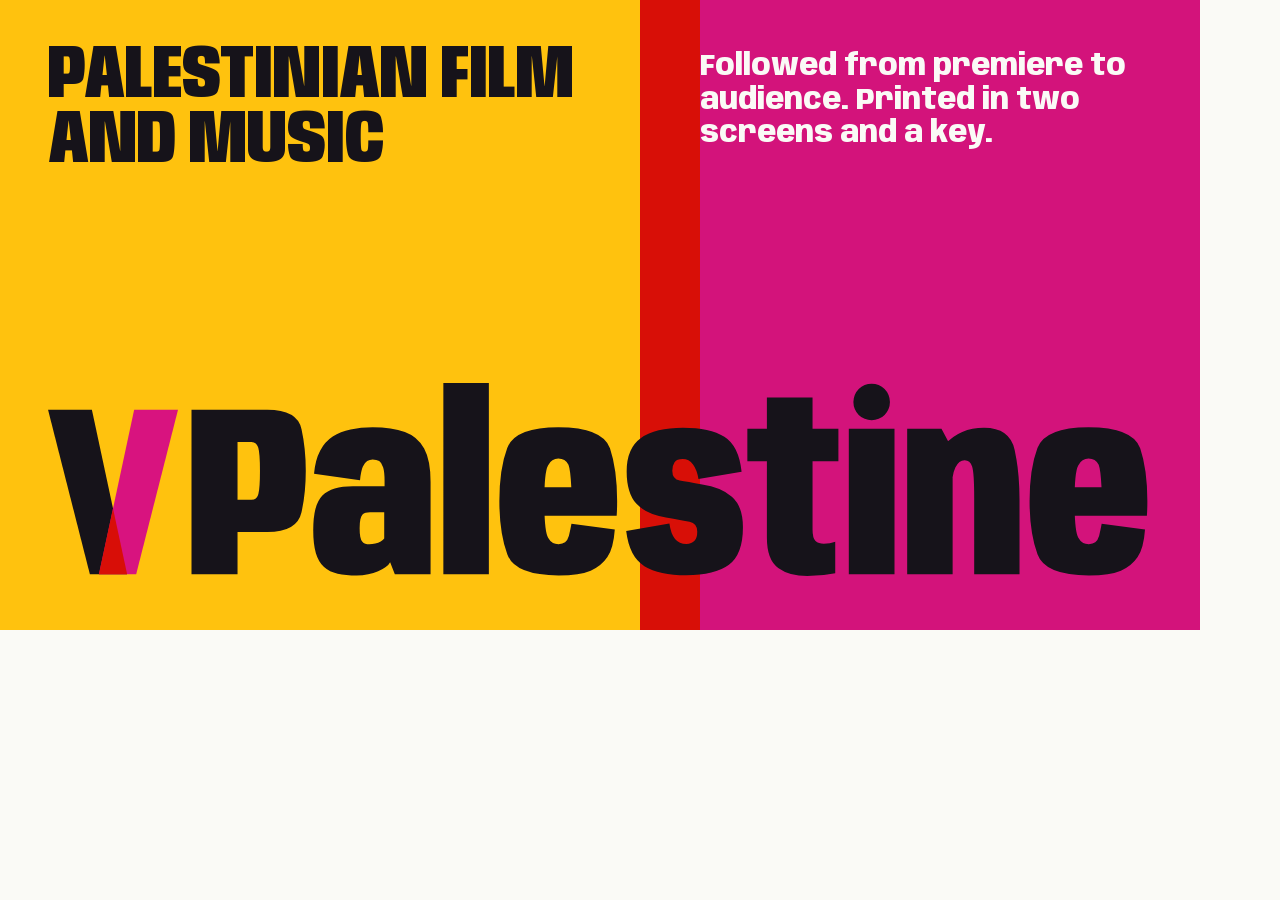
<file: tools/out/og.html>
<!doctype html><html><head><meta charset="utf-8"><link rel="stylesheet" href="../../assets/css/vp.css?v=10">
<style>
html,body{margin:0;width:1200px;height:630px;overflow:hidden;background:var(--stock)}
.og{position:relative;width:1200px;height:630px}
.f{position:absolute;left:0;top:0;width:700px;height:630px;background:var(--film)}
.m{position:absolute;left:640px;top:0;right:0;height:630px;background:var(--music);mix-blend-mode:multiply}
.w{position:absolute;left:48px;right:48px;bottom:56px}
.w svg{width:100%;height:auto;overflow:visible}
.w .f,.w .m{position:static;mix-blend-mode:normal}
.w path.f{fill:var(--on-film)}.w path.m{fill:var(--music)}.w path.o{fill:var(--over)}.w .w{fill:var(--key)}
.t{position:absolute;left:48px;top:44px;font:900 76px/.86 var(--poster);font-stretch:70%;text-transform:uppercase;color:var(--key);width:560px}
.s{position:absolute;left:700px;top:50px;width:440px;font:800 30px/1.12 var(--poster);font-stretch:92%;color:var(--on-music)}
</style></head><body><div class="og"><i class="f"></i><i class="m"></i>
<p class="t">Palestinian film and music</p><p class="s">Followed from premiere to audience. Printed in two screens and a key.</p>
<div class="w"><svg viewBox="0 -220 9063 1570" role="img" aria-label="VPalestine"><path class="f" d="M0.0 0.0L360.0 0.0L649.2 1350.0L343.5 1350.0Z"/><path class="m" d="M707.0 0.0L1067.0 0.0L723.5 1350.0L417.8 1350.0Z"/><path class="o" d="M533.5 810.0L649.2 1350.0L417.8 1350.0Z"/><g class="w"><path transform="translate(1137 1350) scale(1 -1)" d="M40.872472789138556 0.0H418.6870838999748V346.0653406791389H663.1478675603867Q907.6145270727575 346.0653406791389 943.3359496425837 506.2498502526432Q979.05737221241 666.4343598261476 979.05737221241 850.2591231539845Q979.05737221241 1032.180932380259 944.0916869472712 1191.0904661901295Q909.1260016821325 1350.0 663.1478675603867 1350.0H40.872472789138556ZM418.6870838999748 611.4152366258204V1084.6501040533185H533.0216710343957Q575.2065082378685 1084.6501040533185 589.0512640122324 1037.6693802587688Q602.8960197865963 990.6886564642191 602.8960197865963 849.2678052866759Q602.8960197865963 706.393810916692 589.8070013169199 658.9045237712562Q576.7179828472435 611.4152366258204 533.0216710343957 611.4152366258204ZM1396.9759109020233 -10.430395152419806Q1446.3371845073998 -10.430395152419806 1491.351659733802 -0.8061260934919119Q1536.3661349602044 8.818142965435982 1572.9924976434559 24.75077431462705Q1609.6188603267074 40.68340566381812 1635.436639867723 59.77705954760313Q1661.2544194087386 78.87071343138814 1671.5924309194088 99.34230790659785L1710.1843377761543 0.0H2003.5082371346653V757.9716009907424Q2003.5082371346653 934.7974900901318 1950.694851236418 1031.5084442421794Q1897.8814653381705 1128.219398394227 1792.7007393520325 1167.0112431496382Q1687.5200133658946 1205.8030879050493 1527.5993469804525 1205.8030879050493Q1429.8090711273253 1205.8030879050493 1346.5483389552683 1188.4870596583933Q1263.2876067832112 1171.1710314117372 1200.2155973874032 1129.939749887213Q1137.1435879915953 1088.708468362689 1096.973026432097 1013.9805184099823Q1056.8024648725986 939.2525684572756 1046.7040048539639 824.3802020959556L1424.2082557491958 772.58149876073Q1431.7442417219281 844.730436630547 1446.9119554273784 881.4128036331385Q1462.0796691328287 918.09517063573 1483.0830964036286 930.4159653726965Q1504.0865236744285 942.736760109663 1527.9038266055286 942.736760109663Q1559.894846495241 942.736760109663 1581.5351577848196 928.6911115609109Q1603.1754690743983 914.6454630121589 1614.5297010615468 876.8347753416747Q1625.8839330486953 839.0240876711905 1625.8839330486953 765.7310820631683V722.3884507268667H1365.4000836722553Q1278.690626066178 722.3884507268667 1216.59436846897 704.5473865699023Q1154.498110871762 686.7063224129379 1115.32662021555 645.5959345847368Q1076.155129559338 604.4855467565358 1058.1800131779164 535.0575316790491Q1040.2048967964947 465.6295166015625 1040.2048967964947 360.8956172019243Q1040.2048967964947 246.23455632850528 1061.934267802164 173.15076110325754Q1083.6636388078332 100.0669658780098 1128.9270982444286 59.82939921319485Q1174.190557681024 19.591832548379898 1240.3805060200393 4.580718697980046Q1306.5704543590546 -10.430395152419806 1396.9759109020233 -10.430395152419806ZM1500.381991069764 245.7091518379748Q1482.3783749453723 245.7091518379748 1467.5392053686082 250.85227323509753Q1452.7000357918441 255.99539463222027 1442.0641320105642 269.40774844400585Q1431.4282282292843 282.8201022557914 1426.3330176528543 308.5928629171103Q1421.2378070764244 334.3656235784292 1421.2378070764244 378.13637671619654Q1421.2378070764244 422.7615610063076 1426.9714517276734 449.2929702308029Q1432.7050963789225 475.8243794552982 1443.2159330807626 487.9974935874343Q1453.7267697826028 500.1706077195704 1470.0804956518114 504.35157695785165Q1486.43422152102 508.5325461961329 1506.7229069061577 508.5325461961329H1622.953367471695V294.37175719439983Q1613.8142447657883 280.9603174291551 1594.0860947594047 269.25133732147515Q1574.357944753021 257.5423572137952 1549.8102364763618 251.625754525885Q1525.2625281997025 245.7091518379748 1500.381991069764 245.7091518379748ZM2108.486451379955 0.0H2482.0765020623803V1570.0H2108.486451379955ZM3054.5884446799755 -9.593090701848269V246.85093591362238Q2998.094798501581 246.85093591362238 2968.512775786221 300.4409730806947Q2937.3707555122674 351.54670837149024 2937.3707555122674 599.4950694255531Q2937.3707555122674 839.6076580733061 2967.776399899274 893.6569497101009Q2998.209217019379 949.2177159562707 3052.4562678933144 949.2177159562707Q3109.833019066602 949.2177159562707 3135.6685219705105 898.560342554003Q3152.022191543132 855.5737932808697 3158.877500180155 713.2166108079255H2906.1119918115437V480.13037346303463H3531.434116870165Q3535.201986897737 535.7197537012398 3535.201986897737 599.547475039959Q3535.201986897737 861.4693441167474 3476.3217299319804 1034.8647805824876Q3414.3971735313535 1207.2602170482278 3052.0376156680286 1207.2602170482278Q2695.922808188945 1207.2602170482278 2632.891061965376 1036.3394751697779Q2568.3264909163117 865.418733291328 2568.3264909163117 600.9521985687315Q2568.3264909163117 338.95838848128915 2633.181612893939 163.90265011042356Q2694.992435436696 -9.593090701848269 3054.5884446799755 -9.593090701848269ZM3054.5884446799755 246.85093591362238V-9.593090701848269Q3229.842917665839 -9.593090701848269 3318.2726346738636 28.84991692006588Q3405.750874631107 66.34144749119878 3455.3290830664337 140.49202181398869Q3504.8315958194435 212.15829426050186 3515.9300558380783 367.02714831382036L3160.1684898510575 415.057981621474Q3149.4886820577085 357.22463177517056 3139.4472736753523 316.1353252530098Q3127.8730404675007 276.557493340224 3107.5837653540075 261.6663667857647Q3088.778792116791 246.85093591362238 3054.5884446799755 246.85093591362238ZM4101.88112828508 -8.337134025990963Q4338.097772747278 -8.337134025990963 4453.003186091781 76.8846078813076Q4567.908599436283 162.10634978860617 4567.908599436283 384.8665456213057Q4567.908599436283 558.551305796951 4476.941154759377 636.7068599369377Q4385.973710082471 714.8624140769243 4233.603555444628 736.5413069352508Q4109.722224857658 758.8299784548581 4048.870115827769 768.8341037798673Q3988.01800679788 778.8382291048765 3988.01800679788 848.8034650199115Q3988.01800679788 894.7748171314597 4006.7748958282173 920.3733112215996Q4025.5317848585546 945.9718053117394 4073.3314515911043 945.9718053117394Q4125.180420864373 945.9718053117394 4158.244148500264 901.8810224495828Q4191.307876136154 857.7902395874262 4202.8249883800745 781.5642668157816L4557.025679323822 842.268839482218Q4533.7863047719 1055.1523033380508 4415.339015562087 1128.9933937452734Q4296.891726352274 1202.8344841524959 4075.843364942819 1202.8344841524959Q3848.975314658135 1202.8344841524959 3731.196422036737 1119.4133355300874Q3613.4175294153392 1035.9921869076788 3613.4175294153392 845.7206886671484Q3613.4175294153392 663.9598146900535 3694.0518442094326 577.7647408787161Q3774.686159003526 491.56966706737876 3936.0665923170745 466.7707790918648Q4065.970970015973 443.5849759876728 4129.430219922215 430.593905845657Q4192.889469828457 417.6028357036412 4192.889469828457 349.3193769417703Q4192.889469828457 299.6578985415399 4170.4539928194135 274.30104779079556Q4148.01851581037 248.94419704005122 4103.74604421109 248.94419704005122Q4044.8653879724443 248.94419704005122 4010.3682799134403 289.63034911081195Q3975.8711718544364 330.3165011815727 3964.354059610516 415.64287619292736L3609.6205438412726 354.1009990759194Q3635.3718317449093 141.32742386311293 3758.613193789497 66.49514491856098Q3881.8545558340847 -8.337134025990963 4101.88112828508 -8.337134025990963ZM5095.349057447165 -15.061864878982306Q5214.628976762295 -15.061864878982306 5325.712668642402 8.2059326171875V267.4663522094488Q5284.222324285656 251.2014118693769 5231.832770779729 251.2014118693769Q5188.542287643999 251.2014118693769 5163.94357874617 272.89429742097855Q5139.344869848341 294.5871829725802 5139.344869848341 369.4741500094533V928.44736944139H5351.658363588154V1193.7972653880715H5139.344869848341V1450.8921865522861H4764.689169514924V1193.7972653880715H4604.248878967017V928.44736944139H4764.689169514924V298.7272070981562Q4764.689169514924 117.83180275186896 4857.263674123213 51.38496893644333Q4949.838178731501 -15.061864878982306 5095.349057447165 -15.061864878982306ZM5437.22069459036 0.0H5812.295047149062V1193.8399658203125H5437.22069459036ZM5916.359891012311 0.0H6289.531289469451V1022.552251316607L6198.037223745137 1193.7972653880715H5916.359891012311ZM6466.544713515788 0.0H6838.650462321937V612.5995636321604Q6838.650462321937 839.2732189632952 6798.745305798948 1020.5965519901365Q6758.8401492759585 1201.9198850169778 6547.138627074659 1201.9198850169778Q6350.491714861244 1201.9198850169778 6225.352161355317 1063.8536570128053Q6100.212607849389 925.7874290086329 6100.212607849389 738.7523068971932L6283.251506090164 697.7268019020557Q6283.251506090164 815.7768354378641 6311.938825946301 876.1734122540802Q6340.626145802438 936.5699890702963 6388.318474687636 936.5699890702963Q6432.588416706771 936.5699890702963 6449.5665651112795 884.6198904663324Q6466.544713515788 832.6697918623686 6466.544713515788 623.9937443137169ZM7407.5884446799755 -9.593090701848269V246.85093591362238Q7351.094798501581 246.85093591362238 7321.512775786221 300.4409730806947Q7290.370755512267 351.54670837149024 7290.370755512267 599.4950694255531Q7290.370755512267 839.6076580733061 7320.776399899274 893.6569497101009Q7351.209217019379 949.2177159562707 7405.456267893314 949.2177159562707Q7462.833019066602 949.2177159562707 7488.6685219705105 898.560342554003Q7505.022191543132 855.5737932808697 7511.877500180155 713.2166108079255H7259.111991811544V480.13037346303463H7884.434116870165Q7888.201986897737 535.7197537012398 7888.201986897737 599.547475039959Q7888.201986897737 861.4693441167474 7829.32172993198 1034.8647805824876Q7767.3971735313535 1207.2602170482278 7405.037615668029 1207.2602170482278Q7048.922808188945 1207.2602170482278 6985.891061965376 1036.3394751697779Q6921.326490916312 865.418733291328 6921.326490916312 600.9521985687315Q6921.326490916312 338.95838848128915 6986.181612893939 163.90265011042356Q7047.992435436696 -9.593090701848269 7407.5884446799755 -9.593090701848269ZM7407.5884446799755 246.85093591362238V-9.593090701848269Q7582.842917665839 -9.593090701848269 7671.272634673864 28.84991692006588Q7758.750874631107 66.34144749119878 7808.329083066434 140.49202181398869Q7857.8315958194435 212.15829426050186 7868.930055838078 367.02714831382036L7513.1684898510575 415.057981621474Q7502.4886820577085 357.22463177517056 7492.447273675352 316.1353252530098Q7480.873040467501 276.557493340224 7460.5837653540075 261.6663667857647Q7441.778792116791 246.85093591362238 7407.5884446799755 246.85093591362238ZM5774.8 1414.2A150 150 0 1 0 5474.8 1414.2A150 150 0 1 0 5774.8 1414.2Z"/></g></svg></div></div></body></html>
</file>
<file: assets/css/vp.css>
/* VPalestine — Overprint.
   Film prints in one screen, music in the other; where they overprint, a third colour belongs to both.
   The stock is the light: white is always unprinted paper, never a card. Black stock = same screens, opaque, on a white underbase. */

@font-face{font-family:Anybody;src:url(../fonts/anybody-var.woff2?v=1) format("woff2");font-weight:100 900;font-stretch:50% 150%;font-style:normal;font-display:swap}
@font-face{font-family:Anybody;src:url(../fonts/anybody-italic-var.woff2?v=1) format("woff2");font-weight:100 900;font-stretch:50% 150%;font-style:italic;font-display:swap}
@font-face{font-family:Besley;src:url(../fonts/besley-var.woff2?v=1) format("woff2");font-weight:400 900;font-style:normal;font-display:swap}
@font-face{font-family:Besley;src:url(../fonts/besley-italic-var.woff2?v=1) format("woff2");font-weight:400 900;font-style:italic;font-display:swap}

:root{
  --stock:#FAFAF6;
  --key:#16131A;
  --key-2:#4A4451;
  --film:#FFC20E;
  --music:#D8137F;
  --over:#D80E07;
  --on-film:#16131A;
  --on-music:#FAFAF6;
  --on-over:#FAFAF6;
  --dot:#16131A;
  --rule:color-mix(in oklab,var(--key) 24%,transparent);
  --poster:Anybody,"Arial Narrow",sans-serif;
  --text:Besley,Georgia,serif;
  --gut:clamp(16px,2.2vw,32px);
  --ov:clamp(28px,3.6vw,56px);
  --pull:cubic-bezier(.62,0,.18,1);
  --settle:cubic-bezier(.22,1.18,.36,1);
  color-scheme:light;
}
:root[data-stock="black"]{
  --stock:#121014;
  --key:#F2EFE8;
  --key-2:#B9B2BF;
  --film:#FFC823;
  --music:#FF3497;
  --over:#FF3B26;
  --on-music:#16131A;
  --on-over:#16131A;
  color-scheme:dark;
}

*{box-sizing:border-box;margin:0;padding:0}
html{background:var(--stock);-webkit-text-size-adjust:100%;scrollbar-color:var(--key) var(--stock);scroll-padding-top:12px}
body{background:var(--stock);color:var(--key);font:400 18px/1.55 var(--text);-webkit-font-smoothing:antialiased;text-rendering:optimizeLegibility;overflow-x:clip;font-variant-numeric:lining-nums}
::selection{background:var(--film);color:var(--on-film)}
img,canvas,svg{display:block;max-width:100%}
a{color:inherit;text-decoration-thickness:.07em;text-underline-offset:.18em}
a:hover{text-decoration-thickness:.14em}
:focus-visible{outline:3px solid var(--key);outline-offset:3px}
.ink :focus-visible{outline-color:var(--on)}
em{font-style:italic}
.vh{position:absolute!important;width:1px;height:1px;overflow:hidden;clip-path:inset(50%);white-space:nowrap}
.skip{position:absolute;left:var(--gut);top:-60px;z-index:50;background:var(--key);color:var(--stock);font:700 15px/1 var(--poster);padding:12px 16px;text-decoration:none}
.skip:focus{top:8px}

/* ---------- inks ---------- */
.ink{background:var(--ink);color:var(--on);position:relative}
.ink-film{--ink:var(--film);--on:var(--on-film)}
.ink-music{--ink:var(--music);--on:var(--on-music)}
.ink-over{--ink:var(--over);--on:var(--on-over)}
.ink-stock{--ink:var(--stock);--on:var(--key)}
.ink{--on-2:color-mix(in oklab,var(--on) 80%,var(--ink))}
/* on fuchsia and red the secondary voice stays at full strength: a lighter tint of white fails contrast there */
.ink-music,.ink-over{--on-2:var(--on)}
/* state is ink density: due prints as a halftone tint of its screen, gone as an outline */
.st-due{--tint:var(--film);background-color:var(--stock);color:var(--key);--on:var(--key);--on-2:var(--key-2);
  background-image:radial-gradient(circle,var(--tint) 0 .85px,transparent 1.2px),radial-gradient(circle,var(--tint) 0 .85px,transparent 1.2px);
  background-size:5px 5px;background-position:0 0,2.5px 2.5px}
.st-due.ink-music,.st-due .ink-music{--tint:color-mix(in oklab,var(--music) 70%,var(--stock))}
.st-due.ink-over{--tint:color-mix(in oklab,var(--over) 70%,var(--stock))}
.st-gone{background:var(--stock);color:var(--key);--on:var(--key);--on-2:var(--key-2);box-shadow:inset 0 0 0 3px var(--ink)}

/* the V strokes are the desk legend: film = the left stroke, music = the right, both = the V */
.vk{display:inline-block;width:.62em;height:.8em;flex:none;overflow:visible}
.vk .f{fill:var(--film)}.vk .m{fill:var(--music)}.vk .o{fill:var(--over)}
.vk.due .f{fill:url(#tint-f)}.vk.due .m{fill:url(#tint-m)}.vk.due .o{fill:url(#tint-o)}
.vk.gone path{fill:none;stroke-width:90}.vk.gone .f{stroke:var(--film)}.vk.gone .m{stroke:var(--music)}.vk.gone .o{stroke:var(--over)}
.ink.ink-film .vk .f,.ink.ink-music .vk .m{fill:var(--on)}
.ink.ink-film .vk.due .f,.ink.ink-music .vk.due .m{fill:var(--on)}
.ink.st-due .vk .f{fill:url(#tint-f)}.ink.st-due .vk .m{fill:url(#tint-m)}

/* ---------- poster type ---------- */
.lines{font:900 var(--size,64px)/.84 var(--poster);font-stretch:72%;text-transform:uppercase;letter-spacing:-.005em;font-kerning:normal}
.lines a{text-decoration:none;display:block}
.ln{display:block;white-space:nowrap;width:max-content;max-width:100%}
.lines.fitted .ln{max-width:none}
.lines:not(.fitted) .ln{white-space:normal;width:auto}
.lines em{font-style:normal}
.hed{font:800 clamp(19px,1.5vw,23px)/1.12 var(--poster);font-stretch:94%;letter-spacing:-.003em;text-wrap:balance}
.hed a{text-decoration:none}
.hed a:hover{text-decoration:underline;text-decoration-thickness:.1em}
.copy{font:400 17px/1.55 var(--text);max-width:38em;text-wrap:pretty;overflow-wrap:break-word}
.hed,.cap,.src{overflow-wrap:break-word}
.copy+.copy{margin-top:.7em}
.label{font:650 12.5px/1.25 var(--poster);font-stretch:118%;letter-spacing:.045em;text-transform:uppercase}
.band{display:flex;flex-wrap:wrap;gap:10px 28px;border-top:3px solid var(--on,var(--key));padding-top:10px;margin-top:18px}
.band div{display:grid;gap:2px}
.band dt{font:650 11.5px/1.2 var(--poster);font-stretch:120%;letter-spacing:.05em;text-transform:uppercase;color:var(--on-2,var(--key-2))}
.band dd{font:750 16px/1.2 var(--poster);font-stretch:96%;font-variant-numeric:tabular-nums}
.cap{font:italic 400 13.5px/1.4 var(--text);color:var(--on-2,var(--key-2));margin-top:8px;max-width:46em}
.cap .cr{font-style:normal}
.src{font:600 12px/1.45 var(--poster);font-stretch:108%;letter-spacing:.02em;color:var(--on-2,var(--key-2));margin-top:10px;position:relative;z-index:2}
.src a{text-underline-offset:.2em}
.ink .src a:hover{color:var(--on)}

/* ---------- plates: halftone photographs ---------- */
.plate{position:relative;overflow:hidden;background:var(--ink,var(--film));isolation:isolate}
.plate img{width:100%;height:100%;object-fit:cover;mix-blend-mode:multiply;filter:contrast(1.08)}
.plate canvas{position:absolute;inset:0;width:100%;height:100%}
.plate.screened img{opacity:0}
.plate.key{background:var(--stock)}
:root[data-stock="black"] .plate.key img{mix-blend-mode:screen;filter:contrast(1.05)}

/* ---------- masthead ---------- */
.mast{display:grid;grid-template-columns:auto 1fr auto;align-items:center;gap:14px 28px;padding:14px var(--gut) 12px;border-bottom:3px solid var(--key)}
.mark{display:block;width:clamp(150px,13vw,196px)}
.mark svg{width:100%;height:auto;overflow:visible}
.mark .w{fill:var(--key)}
.mark .f{fill:var(--film)}.mark .m{fill:var(--music)}.mark .o{fill:var(--over)}
.mast nav ul{list-style:none;display:flex;flex-wrap:wrap;gap:0 4px}
.mast nav a{white-space:nowrap;display:flex;align-items:center;min-height:44px;padding:0 10px;font:700 13px/1 var(--poster);font-stretch:116%;letter-spacing:.05em;text-transform:uppercase;text-decoration:none}
.mast nav a:hover{text-decoration:underline;text-decoration-thickness:2px;text-underline-offset:6px}
.dateline{font:650 12.5px/1.2 var(--poster);font-stretch:118%;letter-spacing:.05em;text-transform:uppercase;color:var(--key-2);white-space:nowrap}
.mid{display:flex;align-items:center;gap:4px 18px;flex-wrap:wrap;justify-content:flex-end}
.stock{white-space:nowrap;display:flex;align-items:center;gap:8px;min-height:44px;padding:0 4px 0 12px;background:none;border:0;color:inherit;cursor:pointer;font:700 12.5px/1 var(--poster);font-stretch:118%;letter-spacing:.05em;text-transform:uppercase}
.stock .sw{display:flex;border:2px solid var(--key)}
.stock .sw i{display:block;width:16px;height:20px}
.stock .sw i:first-child{background:#FAFAF6}.stock .sw i:last-child{background:#121014}
.stock[aria-pressed="false"] .sw i:first-child,.stock[aria-pressed="true"] .sw i:last-child{box-shadow:inset 0 -5px 0 var(--film)}
.stock:hover .lbl{text-decoration:underline;text-underline-offset:5px}

/* ---------- tonight: the one-sheet and the sleeve that overprints its edge ---------- */
.tonight{display:grid;grid-template-columns:minmax(0,7fr) minmax(0,5fr);align-items:stretch}
.one{display:grid;grid-template-rows:auto 1fr}
.one .plate{height:clamp(280px,40svh,440px)}
.one .body{padding:20px calc(var(--gut) + var(--ov)) 24px var(--gut);display:flex;flex-direction:column}
.one .lines{--size:clamp(50px,5.3vw,90px);margin-bottom:16px}
.one .deck{font:400 clamp(18px,1.35vw,21px)/1.45 var(--text);max-width:36em;text-wrap:pretty;margin-bottom:18px}
.one .band{margin-top:auto}
.sleeve{margin-left:calc(var(--ov) * -1);display:flex;flex-direction:column;position:relative}
/* the sleeve carries no background of its own: its screen is the ::before layer. On white stock that layer is multiplied,
   so where it lands on the one-sheet the fuchsia prints over the yellow and the dots, and the red is real overprint.
   On black stock inks are opaque, so the overprint is printed as its own screen. */
.sleeve{background:transparent}
.sleeve::before{content:"";position:absolute;inset:0;background:var(--music);mix-blend-mode:multiply;z-index:0}
:root[data-stock="black"] .sleeve::before{background:linear-gradient(90deg,var(--over) 0 var(--ov),var(--music) var(--ov));mix-blend-mode:normal}
.sleeve>*{position:relative;z-index:1}
.sleeve .plate{margin-left:var(--ov);height:clamp(260px,44svh,470px);background:transparent}
.sleeve .plate img{mix-blend-mode:multiply}
.sleeve .txt{padding:18px var(--gut) 24px 22px;display:flex;flex-direction:column;flex:1}
.sleeve .lines{--size:clamp(34px,3.3vw,58px);margin-bottom:12px}
.sleeve .copy{font-size:17px}
.sleeve .band{margin-top:auto}

/* ---------- this week: the handbill, a column per day ---------- */
.week{padding:clamp(40px,5vw,72px) var(--gut) 0}
.wk-head{display:flex;flex-wrap:wrap;align-items:end;justify-content:space-between;gap:8px 32px;padding-bottom:12px;border-bottom:3px solid var(--key)}
.wk-head h2{font:900 clamp(44px,5vw,80px)/.84 var(--poster);font-stretch:70%;text-transform:uppercase}
.how{font:italic 400 15px/1.4 var(--text);color:var(--key-2);display:flex;flex-wrap:wrap;gap:6px 16px;align-items:center}
.how span{display:inline-flex;align-items:center;gap:7px;font:650 12px/1 var(--poster);font-stretch:116%;letter-spacing:.04em;text-transform:uppercase;font-style:normal}
.how .vk{width:12px;height:16px}
.days{display:grid;grid-template-columns:repeat(4,minmax(0,1fr))}
.day{padding:14px 20px 8px 0;border-right:1px solid var(--rule)}
.day+.day{padding-left:20px}
.day:last-child{border-right:0}
.day h3{font:900 clamp(30px,2.6vw,42px)/1 var(--poster);font-stretch:66%;text-transform:uppercase;font-variant-numeric:tabular-nums;padding-bottom:10px}
.day h3 span{color:var(--key-2)}
.day ol{list-style:none}
.day li{display:grid;grid-template-columns:14px minmax(0,1fr) auto;gap:0 12px;padding:10px 0 12px;border-top:1px solid var(--rule)}
.day li .vk{width:13px;height:17px;margin-top:2px}
.day li.has-th{grid-template-columns:56px minmax(0,1fr) auto}
.day li .th{width:56px;height:56px}
.day .w a{text-decoration:none}
.day .w a:hover{text-decoration:underline;text-decoration-thickness:2px}
.how a{font:700 12.5px/1 var(--poster);font-stretch:116%;letter-spacing:.04em;text-transform:uppercase}
.day .t{font:650 12px/1.35 var(--poster);font-stretch:112%;letter-spacing:.03em;color:var(--key-2);text-align:right;max-width:7.5em;padding-top:3px}
.day .w{font:700 16px/1.3 var(--poster);font-stretch:94%;text-wrap:balance}
.day .w em{font-style:italic}
.day .p{font:italic 400 14px/1.35 var(--text);color:var(--key-2);margin-top:3px}

/* ---------- section heads ---------- */
.sec{padding-top:clamp(56px,7vw,104px)}
.head{display:grid;grid-template-columns:minmax(0,1fr) minmax(0,26em);gap:12px 48px;align-items:end;padding:0 var(--gut) 18px;border-bottom:3px solid var(--key)}
.head h2{font:900 clamp(44px,6vw,96px)/.84 var(--poster);font-stretch:70%;text-transform:uppercase;letter-spacing:-.005em}
.head p{font:400 16.5px/1.5 var(--text);color:var(--key-2);text-wrap:pretty}

/* ---------- the wall: sheets abut; boundaries are ink changes or key rules ---------- */
.wall{display:grid;grid-template-columns:repeat(12,minmax(0,1fr))}
.wall>*{min-width:0}
.sheet{padding:20px var(--gut) 22px;position:relative}
.sheet .lines{--size:clamp(40px,4.2vw,72px);margin-bottom:12px}
.sheet .hed{margin-bottom:8px}
.ink-stock.sheet,.st-gone.sheet{border-right:1px solid var(--rule);border-bottom:1px solid var(--rule)}
.stretch::after{content:"";position:absolute;inset:0;z-index:1}
.sheet:has(.stretch:focus-visible){outline:3px solid var(--key);outline-offset:-3px}

.half{grid-column:1/span 7;display:grid;grid-template-columns:minmax(0,5fr) minmax(0,7fr);padding:0;align-items:stretch}
.half .plate{min-height:420px}
.half .txt{padding:20px var(--gut) 22px}
.dates{list-style:none;margin-top:14px;border-top:1px solid color-mix(in oklab,var(--on) 35%,transparent)}
.dates li{display:grid;grid-template-columns:62px minmax(0,1fr) auto;gap:0 12px;padding:7px 0;border-bottom:1px solid color-mix(in oklab,var(--on) 35%,transparent);font:600 15px/1.3 var(--poster);font-stretch:96%}
.dates b{font-weight:800;font-variant-numeric:tabular-nums;text-transform:uppercase}
.dates span:last-child{font:italic 400 14px/1.3 var(--text);color:var(--on-2)}
.window{grid-column:span 5;display:flex;flex-direction:column}
.strip{grid-column:1/-1;display:grid;grid-template-columns:minmax(0,7fr) minmax(0,5fr);gap:8px 40px;align-items:end}
.strip .lines{margin-bottom:0}
.window .plate{height:clamp(170px,15vw,230px);margin:-20px calc(var(--gut) * -1) 16px}
.lobby{grid-column:span 4}
.lobby .plate{height:150px;margin:-20px calc(var(--gut) * -1) 14px}

/* ---------- Doha: four films, one competition (tour-poster setting) ---------- */
.doha{border-bottom:3px solid var(--key)}
.doha .strip{display:grid;grid-template-columns:1.5fr 1fr 1fr;gap:0}
.doha .top{display:grid;grid-template-columns:minmax(0,7fr) minmax(0,5fr);gap:12px 48px;align-items:end}
.doha .top .lines{margin-bottom:0}
.doha .strip figure{display:grid;grid-template-rows:minmax(0,1fr) auto;background:var(--film);--on:var(--on-film);--on-2:color-mix(in oklab,var(--on-film) 78%,var(--film))}
.doha .strip .plate{height:clamp(220px,21vw,320px)}
.doha .strip .cap{margin:0;padding:6px 14px 10px;font-size:12.5px}
.doha .runs{padding:24px var(--gut) 26px}
.doha .lines{--size:clamp(48px,5.4vw,92px)}
.road-list{display:grid;grid-template-columns:repeat(2,minmax(0,1fr));column-gap:48px}
.doha .copy{color:var(--key-2)}
.road-list{list-style:none;margin-top:22px}
.road-list>li{padding:16px 0 18px;border-top:1px solid var(--rule)}
.road-list .t{display:flex;flex-wrap:wrap;align-items:baseline;gap:4px 14px}
.road-list .t b{font:850 clamp(24px,2.3vw,36px)/1 var(--poster);font-stretch:80%;text-transform:uppercase}
.road-list .t span{font:italic 400 15px/1.3 var(--text);color:var(--key-2)}
.road{display:flex;list-style:none;margin-top:14px;position:relative}
.road::before{content:"";position:absolute;left:0;right:0;top:9px;height:6px;background:var(--film)}
.due .road::before{background:radial-gradient(circle,var(--film) 0 1.6px,transparent 2px) 0 0/6px 6px}
.road li{flex:1 1 0;position:relative;padding-top:26px;padding-right:10px;min-width:0}
.road li::before{content:"";position:absolute;left:0;top:2px;width:11px;height:20px;background:var(--key);clip-path:polygon(0 0,100% 0,62% 100%,38% 100%)}
.road li:last-child{flex-grow:1.2}
.road b{display:block;font:850 15px/1.1 var(--poster);font-stretch:112%;letter-spacing:.04em;text-transform:uppercase}
.road small{display:block;font:500 13.5px/1.3 var(--text);color:var(--key-2);margin-top:2px}
.doha .band{margin-top:20px}

/* ---------- the bridge: film x music. Two screens overlap; the title prints across the overprint ---------- */
.bridge{position:relative;display:grid;grid-template-columns:minmax(0,7fr) minmax(0,5fr);gap:12px 40px;align-items:end;padding:38px var(--gut) 34px;margin-top:clamp(56px,7vw,104px);isolation:isolate}
.bridge>i{position:absolute;top:0;bottom:0;z-index:-1}
.bridge .b-film{left:0;width:62%;background:var(--film)}
.bridge .b-music{right:0;width:60%;background:var(--music);mix-blend-mode:multiply}
:root[data-stock="black"] .bridge .b-music{mix-blend-mode:normal;background:linear-gradient(90deg,var(--over) 0 36.7%,var(--music) 36.7%)}
.bridge .b-title{color:var(--on-film)}
.bridge .lines{--size:clamp(52px,7.2vw,124px)}
.bridge .b-copy{color:var(--on-music);--on:var(--on-music);--on-2:var(--on-music)}
.bridge .copy{font-size:17px;max-width:30em}
.bridge .vk{width:28px;height:36px;margin-bottom:14px}
.bridge .vk .f{fill:var(--on-film)}
.bridge .b-plate{height:clamp(180px,16vw,260px);margin-bottom:16px;background:transparent}
.bridge .b-plate img{mix-blend-mode:multiply}
.bridge .cap{color:var(--on-music)}

/* ---------- record ---------- */
.gig.big{grid-column:1/span 6;grid-row:span 2;display:grid;grid-template-rows:auto 1fr;padding:0}
.gig.big .plate{aspect-ratio:16/10}
.gig.big .txt{padding:20px var(--gut) 22px}
.gig.big .lines{--size:clamp(48px,5.6vw,96px)}
.sleeve-s{grid-column:span 6;display:grid;grid-template-columns:minmax(150px,40%) minmax(0,1fr);padding:0}
.sleeve-s{align-items:start}
.sleeve-s .plate{aspect-ratio:1;background:var(--music)}
.sleeve-s.st-gone .plate,.sleeve-s.st-due .plate{margin:3px 0 3px 3px}
.sleeve-s .txt{padding:18px var(--gut) 20px 22px}
.gig.small{grid-column:span 4}
.gig.small .plate{height:170px;margin:-20px calc(var(--gut) * -1) 14px;background:var(--music)}
.st-gone .plate{background:var(--music)}

/* ---------- coming attractions: a tour-poster date list; each date is printed in its ink ---------- */
.tour-cols{display:grid;grid-template-columns:repeat(2,minmax(0,1fr));padding:0 calc(var(--gut) - 18px)}
.tour-cols.one{grid-template-columns:minmax(0,1fr)}
.tour-cols .tour+.tour{border-left:1px solid var(--rule)}
.tour{list-style:none}
.tour .row{break-inside:avoid;display:grid;grid-template-columns:clamp(104px,9vw,132px) minmax(0,1fr) 18px;gap:0 18px;align-items:center;padding:8px 18px;border-bottom:1px solid var(--rule)}
.tour .row:nth-child(n){margin-right:0}
.dt{background:var(--ink);color:var(--on);display:flex;flex-direction:column;justify-content:space-between;gap:6px;padding:10px 10px 9px;min-height:72px}
.dt b{font:900 clamp(34px,3vw,46px)/.85 var(--poster);font-stretch:64%;font-variant-numeric:tabular-nums;white-space:nowrap}
.dt b.rng{font-size:clamp(28px,2.4vw,36px);font-stretch:58%}
.dt small{font:750 12px/1 var(--poster);font-stretch:118%;letter-spacing:.06em;text-transform:uppercase}
.row.due .dt{background:var(--stock);color:var(--key);background-image:radial-gradient(circle,var(--ink) 0 1.5px,transparent 1.9px),radial-gradient(circle,var(--ink) 0 1.5px,transparent 1.9px);background-size:6px 6px;background-position:0 0,3px 3px;box-shadow:inset 0 0 0 2px var(--ink)}
.tour .what{font:750 17px/1.32 var(--poster);font-stretch:95%;text-wrap:balance}
.tour .where{font:italic 400 14px/1.35 var(--text);color:var(--key-2);margin-top:3px}
.tour .vk{width:15px;height:19px}
.tour .year{break-inside:avoid;break-after:avoid;font:900 15px/1 var(--poster);font-stretch:120%;letter-spacing:.08em;text-transform:uppercase;padding:22px 18px 10px;margin:0 18px;padding-left:0;padding-right:0;display:flex;align-items:center;gap:12px;border-bottom:3px solid var(--key)}

.pad{padding:16px var(--gut) 0}
details.src summary{cursor:pointer;min-height:44px;display:flex;align-items:center;font:700 12.5px/1 var(--poster);font-stretch:116%;letter-spacing:.04em;text-transform:uppercase;color:var(--key)}
details.src p{max-width:80em}

/* ---------- thumbnails in date lists (also on the homepage) ---------- */
.tour .row.has-th{grid-template-columns:clamp(104px,9vw,132px) 72px minmax(0,1fr) 18px}
.tour .th{width:72px;height:72px}
.tour .what a{text-decoration:none}
.tour .what a:hover{text-decoration:underline;text-decoration-thickness:2px}

/* ---------- reissue: archive in the key plate only ---------- */
.reissue{display:grid;grid-template-columns:minmax(0,7fr) minmax(0,5fr);border-bottom:3px solid var(--key)}
.reissue .big .plate{aspect-ratio:1920/1454}
.reissue .big .cap{padding:0 var(--gut)}
.reissue .txt{padding:24px var(--gut) 26px;border-left:1px solid var(--rule)}
.reissue h3{font:900 clamp(38px,3.6vw,60px)/.88 var(--poster);font-stretch:74%;text-transform:uppercase;margin-bottom:16px}
.reissue .pair{display:grid;grid-template-columns:repeat(2,minmax(0,1fr));gap:14px;margin-top:22px}
.reissue .pair .plate{aspect-ratio:4/3}

/* ---------- the Thursday bill ---------- */
.signup{display:grid;grid-template-columns:minmax(0,6fr) minmax(0,6fr);gap:20px 48px;align-items:end;padding:34px var(--gut);background:var(--key);color:var(--stock);margin-top:clamp(56px,7vw,104px)}
.signup h2{font:900 clamp(44px,5vw,84px)/.86 var(--poster);font-stretch:72%;text-transform:uppercase}
.signup p{font:400 17px/1.5 var(--text);margin-top:12px;max-width:30em;color:color-mix(in oklab,var(--stock) 82%,var(--key))}
.signup form{display:grid;grid-template-columns:minmax(0,1fr) auto;gap:8px 0}
.signup label{grid-column:1/-1;font:650 12.5px/1 var(--poster);font-stretch:118%;letter-spacing:.05em;text-transform:uppercase}
.signup input{font:400 18px/1 var(--text);min-height:52px;padding:0 14px;border:3px solid var(--stock);border-right:0;background:var(--key);color:var(--stock);caret-color:var(--stock);width:100%;border-radius:0}
.signup input::placeholder{color:color-mix(in oklab,var(--stock) 62%,var(--key))}
.signup input:focus-visible{outline:3px solid var(--stock);outline-offset:3px}
.signup button{min-height:52px;padding:0 22px;background:var(--film);color:var(--on-film);border:3px solid var(--film);font:850 15px/1 var(--poster);font-stretch:112%;letter-spacing:.05em;text-transform:uppercase;cursor:pointer;border-radius:0}
.signup button:hover{background:var(--stock);border-color:var(--stock);color:var(--key)}
.signup .note{grid-column:1/-1;font:italic 400 13.5px/1.4 var(--text);color:color-mix(in oklab,var(--stock) 70%,var(--key))}
.signup .note[data-state="sent"]{color:var(--stock);font-style:normal;font-weight:600}

/* ---------- imprint: the foot of the poster ---------- */
.imprint{padding:clamp(48px,6vw,88px) var(--gut) 28px}
.imprint .foot-mark{display:block;width:100%}
.imprint .foot-mark svg{width:100%;height:auto}
/* printer's furniture: registration targets and the colour bar of the four inks and their tints */
.furniture{display:flex;align-items:center;gap:16px;margin-top:22px}
.reg{width:26px;height:26px;fill:none;stroke:var(--key);stroke-width:1.5}
.bar{display:flex;flex:1;max-width:520px;height:18px}
.bar i{flex:1}
.c-film{background:var(--film)}.c-music{background:var(--music)}.c-over{background:var(--over)}.c-key{background:var(--key)}
.bar .t{background:radial-gradient(circle,var(--c,var(--key)) 0 1.4px,transparent 1.8px) 0 0/5px 5px,var(--stock)}
.bar .c-film.t{--c:var(--film)}.bar .c-music.t{--c:var(--music)}.bar .c-key.t{--c:var(--key)}
.legend{display:flex;flex-wrap:wrap;gap:10px 26px;margin:22px 0 0;padding:14px 0;border-top:3px solid var(--key);border-bottom:1px solid var(--rule)}
.legend span{display:inline-flex;align-items:center;gap:8px;font:700 12.5px/1 var(--poster);font-stretch:116%;letter-spacing:.05em;text-transform:uppercase}
.legend .vk{width:15px;height:19px}
.imprint .cols{display:grid;grid-template-columns:minmax(0,4fr) minmax(0,8fr);gap:28px 48px;margin-top:26px}
.imprint .line{font:400 15.5px/1.55 var(--text);color:var(--key-2);max-width:32em}
.imprint nav ul{list-style:none;display:flex;flex-wrap:wrap;gap:0 18px;margin-top:14px}
.imprint nav a{display:inline-flex;align-items:center;min-height:44px;font:700 12.5px/1 var(--poster);font-stretch:116%;letter-spacing:.05em;text-transform:uppercase}
.credits{columns:2 22em;column-gap:40px;font:400 13.5px/1.45 var(--text);color:var(--key-2)}
.credits h3{column-span:all;font:800 13px/1 var(--poster);font-stretch:116%;letter-spacing:.05em;text-transform:uppercase;color:var(--key);margin-bottom:10px}
.credits p{break-inside:avoid;margin-bottom:6px}
.legal{margin-top:28px;padding-top:12px;border-top:1px solid var(--rule);font:600 12px/1.5 var(--poster);font-stretch:110%;letter-spacing:.02em;color:var(--key-2)}

/* ---------- the pull (first visit in a session): crop marks, then each screen in print order ---------- */
.marks{position:fixed;inset:10px;pointer-events:none;z-index:40;opacity:0}
.marks i{position:absolute;width:26px;height:26px;border:0 solid var(--key)}
.marks i:nth-child(1){left:0;top:0;border-width:1.5px 0 0 1.5px}
.marks i:nth-child(2){right:0;top:0;border-width:1.5px 1.5px 0 0}
.marks i:nth-child(3){left:0;bottom:0;border-width:0 0 1.5px 1.5px}
.marks i:nth-child(4){right:0;bottom:0;border-width:0 1.5px 1.5px 0}
.pulling .marks{animation:marks 1.75s linear both}
@keyframes marks{0%{opacity:0}10%{opacity:1}82%{opacity:1}100%{opacity:0}}
.pulling .p-film{animation:pull-x .62s var(--pull) .18s both}
.pulling .p-music::before{animation:pull-y .5s var(--pull) .72s both}
.pulling .tonight .plate img{opacity:0}
.pulling .p-key{animation:key-in .5s var(--settle) 1.18s both}
.pulling .mast .mark .f{animation:pull-x .4s var(--pull) .05s both}
.pulling .mast .mark .m{animation:pull-y .4s var(--pull) .25s both}
.pulling .mast .mark .o{animation:fade .2s linear .5s both}
.pulling .mast .mark .w{animation:key-in .45s var(--settle) .55s both}
@keyframes pull-x{from{clip-path:inset(0 100% 0 0)}to{clip-path:inset(0 0 0 0)}}
@keyframes pull-y{from{clip-path:inset(0 0 100% 0)}to{clip-path:inset(0 0 0 0)}}
@keyframes key-in{0%{opacity:0;transform:translate(5px,-4px)}35%{opacity:1}100%{opacity:1;transform:none}}
@keyframes fade{from{opacity:0}to{opacity:1}}
/* the squeegee edge travels with the film pull */
.squeegee{position:fixed;top:0;bottom:0;left:0;width:3px;background:var(--key);z-index:41;pointer-events:none;opacity:0;transform:translateX(-10px)}
.pulling .squeegee{animation:squeegee .62s var(--pull) .18s both}
@keyframes squeegee{0%{opacity:1;transform:translateX(0)}96%{opacity:1}100%{opacity:0;transform:translateX(var(--pull-w,58vw))}}

/* a sheet under the pointer jogs out of register and back: the key plate is its own screen */
@media (hover:hover) and (prefers-reduced-motion:no-preference){
  .sheet:hover .lines,.one:hover .lines,.sleeve:hover .lines,.tour .row:hover .dt b{animation:jog .42s var(--settle)}
}
@keyframes jog{0%{transform:none}30%{transform:translate(2.5px,-2px)}100%{transform:none}}

/* swapping stock pulls the new stock across, like a print run changing paper */
::view-transition-old(root){animation:none}
::view-transition-new(root){animation:pull-x .7s var(--pull) both}

@media (prefers-reduced-motion:reduce){
  .pulling *,.pulling *::before{animation:none!important}
  ::view-transition-new(root){animation:none}
}

/* ---------- responsive ---------- */
@media (max-width:1100px){
  .tonight{grid-template-columns:minmax(0,1fr)}
  .one{padding-bottom:var(--ov)}
  .one .plate{height:auto;aspect-ratio:16/10}
  .one .body{padding-right:var(--gut)}
  .sleeve{margin-left:0;margin-top:calc(var(--ov) * -1)}
  :root[data-stock="black"] .sleeve::before{background:linear-gradient(180deg,var(--over) 0 var(--ov),var(--music) var(--ov))}
  .sleeve .plate{margin-left:0;margin-top:var(--ov);height:auto;aspect-ratio:16/10}
  .sleeve .txt{padding-left:var(--gut)}
  .days{grid-template-columns:repeat(2,minmax(0,1fr))}
  .day:nth-child(2){border-right:0}
  .day:nth-child(3){padding-left:0}
  .head{grid-template-columns:minmax(0,1fr)}
  .half{grid-column:1/-1;grid-row:auto}
  .window{grid-column:span 6}
  .lobby{grid-column:span 6}
  .lobby:last-child{grid-column:1/-1}
  .doha .top{grid-template-columns:minmax(0,1fr)}
  .road-list{grid-template-columns:minmax(0,1fr)}
  .bridge{grid-template-columns:minmax(0,1fr)}
  .bridge .b-film{width:100%;bottom:38%}
  .bridge .b-music{width:100%;top:46%}
  :root[data-stock="black"] .bridge .b-music{background:linear-gradient(180deg,var(--over) 0 14.8%,var(--music) 14.8%)}
  .bridge .b-copy{padding-top:24px}
  .gig.big{grid-column:1/-1;grid-row:auto}
  .sleeve-s{grid-column:1/-1}
  .gig.small{grid-column:span 6}
  .gig.small:last-child{grid-column:1/-1}
  .reissue{grid-template-columns:minmax(0,1fr)}
  .reissue .txt{border-left:0}
  .signup{grid-template-columns:minmax(0,1fr)}
  .imprint .cols{grid-template-columns:minmax(0,1fr)}
}
@media (max-width:420px){
  /* on the narrowest phones the stock toggle keeps its swatches; its name stays for screen readers */
  .stock .lbl{position:absolute;width:1px;height:1px;overflow:hidden;clip-path:inset(50%);white-space:nowrap}
  .stock{padding-left:6px}
  .mark{width:clamp(132px,40vw,160px)}
}
@media (max-width:760px){
  body{font-size:17px}
  .mast{grid-template-columns:1fr auto;padding-top:12px}
  .mast .mid{grid-column:1/-1;grid-row:2;justify-content:flex-start}
  .mast nav{order:2;width:100%;overflow-x:auto;scrollbar-width:none;margin:0 calc(var(--gut) * -1);padding:0 calc(var(--gut) - 10px)}
  .mast nav ul{flex-wrap:nowrap}
  .dateline{order:1}
  .one .plate{aspect-ratio:4/3.4}
  .one .lines{--size:clamp(40px,12.5vw,64px)}
  .days{grid-template-columns:minmax(0,1fr)}
  .day,.day+.day{padding:12px 0 4px;border-right:0}
  .half{grid-template-columns:minmax(0,1fr)}
  .half .plate{aspect-ratio:4/3;min-height:0}
  .window,.lobby,.gig.small,.lobby:last-child,.gig.small:last-child{grid-column:1/-1}
  .doha .strip{grid-template-columns:repeat(2,minmax(0,1fr))}
  .doha .strip figure:first-child{grid-column:1/-1}
  .road{flex-direction:column;gap:12px}
  .road::before{left:3px;right:auto;top:0;bottom:0;width:6px;height:auto}
  .road li{padding:0 0 0 26px}
  .road li::before{left:0;top:3px;width:12px;height:16px}
  .sleeve-s{grid-template-columns:minmax(0,1fr)}
  .sleeve-s .plate{aspect-ratio:16/11}
  .reissue .pair{grid-template-columns:repeat(2,minmax(0,1fr))}
  .signup form{grid-template-columns:minmax(0,1fr)}
  .signup input{border-right:3px solid var(--stock)}
  .tour-cols{grid-template-columns:minmax(0,1fr);padding:0 var(--gut)}
  .tour-cols .tour+.tour{border-left:0}
  .tour-cols .tour+.tour .year[aria-hidden]{display:none}
  .tour .row.has-th{grid-template-columns:66px 52px minmax(0,1fr) 14px;gap:0 10px}
  .tour .th{width:52px;height:52px}
  .tour .row.has-th .dt{padding:8px 7px 7px;min-height:64px}
  .tour .row.has-th .dt b{font-size:30px}
  .tour .row.has-th .dt b.rng{font-size:21px}
  .tour .row{grid-template-columns:92px minmax(0,1fr) 16px;gap:0 12px;padding:8px 0}
  .tour .year{margin:0}
  .dt b{font-size:34px}
  .dt b.rng{font-size:27px}
  .strip{grid-template-columns:minmax(0,1fr)}
}
</file>
<file: assets/css/book.css>
/* VPalestine identity book: chapters are sheets from the same press as the homepage. */

.book{counter-reset:none}
.btn{display:inline-flex;align-items:center;justify-content:center;min-height:48px;padding:0 20px;background:var(--key);color:var(--stock);border:3px solid var(--key);font:850 14px/1 var(--poster);font-stretch:112%;letter-spacing:.05em;text-transform:uppercase;text-decoration:none;cursor:pointer;border-radius:0}
.btn:hover{background:var(--film);border-color:var(--film);color:var(--on-film)}
.btn.ghost{background:transparent;color:var(--key)}
.btn.ghost:hover{background:var(--key);color:var(--stock);border-color:var(--key)}
.btn.on-music{background:var(--on-music);color:var(--music);border-color:var(--on-music)}
.btn.on-music:hover{background:transparent;color:var(--on-music)}
code{font:600 .9em/1 var(--poster);font-stretch:110%;font-variant-numeric:tabular-nums;letter-spacing:.02em}

/* ---------- cover ---------- */
.cover{padding:clamp(28px,4vw,56px) var(--gut) 0}
.cv-mark{max-width:1400px}
.cv-mark svg{width:100%;height:auto}
.wm .f,.cv-mark .f,.dm .f{fill:var(--film)}.wm .m,.cv-mark .m,.dm .m{fill:var(--music)}.wm .o,.cv-mark .o,.dm .o{fill:var(--over)}
.wm .w,.cv-mark .w,.dm .w{fill:var(--key)}
.cv-sheets{display:grid;grid-template-columns:minmax(0,7fr) minmax(0,5fr);margin:clamp(24px,3vw,44px) calc(var(--gut) * -1) 0}
.cv-film{padding:28px var(--gut) 30px;display:flex;flex-direction:column;gap:20px}
.cv-film .furniture{margin-top:auto}
.cv-film .lines{--size:clamp(80px,12vw,200px)}
.cv-film .copy{font-size:clamp(18px,1.5vw,22px);max-width:26em}
.cv-music{position:relative;margin-left:calc(var(--ov) * -1);padding:26px var(--gut) 30px calc(var(--ov) + 26px);color:var(--on-music)}
.cv-music::before{content:"";position:absolute;inset:0;background:var(--music);mix-blend-mode:multiply;z-index:0}
:root[data-stock="black"] .cv-music::before{background:linear-gradient(90deg,var(--over) 0 var(--ov),var(--music) var(--ov));mix-blend-mode:normal}
.cv-music>*{position:relative;z-index:1}
.cv-music ol{list-style:none;margin:12px 0 22px}
.cv-music li a{display:flex;align-items:center;min-height:40px;font:800 clamp(18px,1.6vw,24px)/1.1 var(--poster);font-stretch:88%;text-decoration:none;border-top:1px solid color-mix(in oklab,var(--on-music) 40%,transparent)}
.cv-music li a:hover{text-decoration:underline;text-decoration-thickness:2px}
.pulling .cv-music::before{animation:pull-y .5s var(--pull) .72s both}

/* ---------- chapters ---------- */
.ch{padding:clamp(64px,8vw,120px) var(--gut) 0}
.ch-head{display:grid;grid-template-columns:minmax(0,7fr) minmax(0,5fr);gap:14px 48px;align-items:end;padding-bottom:18px;border-bottom:3px solid var(--key);margin-bottom:clamp(24px,3vw,40px)}
.ch-head .lines{--size:clamp(46px,6vw,104px)}
.ch-head p{font:400 17px/1.55 var(--text);color:var(--key-2);text-wrap:pretty}
.rules{list-style:none;margin-top:20px;border-top:1px solid var(--rule)}
.rules li{padding:10px 0;border-bottom:1px solid var(--rule);font:400 16px/1.5 var(--text)}
.rules b{font:800 15px/1.3 var(--poster);font-stretch:96%;margin-right:6px}
.note{margin-top:18px;color:var(--key-2)}

/* idea: the press */
.idea{display:grid;grid-template-columns:minmax(0,7fr) minmax(0,5fr);gap:32px 48px;align-items:start}
.press{position:relative;height:clamp(320px,34vw,460px);background:var(--stock);box-shadow:inset 0 0 0 1px var(--rule);overflow:hidden;touch-action:none}
.scr{position:absolute;top:12%;bottom:12%;width:46%;display:flex;align-items:flex-end;padding:16px 18px}
.scr span{font:900 clamp(34px,4vw,60px)/.9 var(--poster);font-stretch:74%;text-transform:uppercase}
.scr.film{left:8%;background:var(--film);color:var(--on-film)}
.scr.music{left:var(--x,46%);background:var(--music);color:var(--on-music);mix-blend-mode:multiply;cursor:grab;justify-content:flex-end}
.scr.music:active{cursor:grabbing}
.scr.music:focus-visible{outline:3px solid var(--key);outline-offset:3px}
:root[data-stock="black"] .scr.music{mix-blend-mode:normal}
:root[data-stock="black"] .press .ov{display:block}
.press .ov{display:none;position:absolute;top:12%;bottom:12%;background:var(--over);pointer-events:none}

/* mark */
.mark-grid{display:grid;grid-template-columns:minmax(0,6fr) minmax(0,6fr);gap:24px 48px;align-items:start}
.build{width:100%;height:auto;overflow:visible}
.build .f,.vm .f{fill:var(--film)}.build .m,.vm .m{fill:var(--music)}.build .o,.vm .o{fill:var(--over)}
.vm{width:100%;height:auto}
.vm.key-only path{fill:var(--key)}
.mk-uses{display:grid;grid-template-columns:repeat(2,minmax(0,1fr));gap:0}
.mk-uses figure{padding:26px 26px 14px;border:1px solid var(--rule);margin:0 -1px -1px 0;display:grid;gap:14px;justify-items:center}
.mk-uses figure>svg{width:42%}
.mk-uses figcaption{font:650 12px/1.3 var(--poster);font-stretch:116%;letter-spacing:.04em;text-transform:uppercase;color:var(--key-2);text-align:center}
.mk-uses .on-black{background:#121014;--film:#FFC823;--music:#FF3497;--over:#FF3B26;--key-2:#B9B2BF}
.mk-uses .sizes{display:flex;flex-wrap:wrap;align-items:flex-end;justify-content:center;gap:18px}
.mk-uses .sizes span{display:grid;justify-items:center;gap:6px;width:var(--s)}
.mk-uses .sizes i{font:700 11px/1 var(--poster);font-style:normal;color:var(--key-2)}
.mk-uses .sizes figcaption{flex-basis:100%}
.donts{list-style:none;display:grid;grid-template-columns:repeat(4,minmax(0,1fr));gap:0;margin-top:28px}
.donts li{padding:20px;border:1px solid var(--rule);margin:0 -1px 0 0}
.dn{display:block;width:72px;height:92px;margin:0 auto 14px;position:relative}
.dn::after{content:"";position:absolute;left:-14px;right:-14px;top:50%;height:3px;background:var(--key);transform:rotate(-38deg)}
.dn.swap .f{fill:var(--music)}.dn.swap .m{fill:var(--film)}
.dn.tilt svg{transform:rotate(14deg)}
.dn.flat path{fill:var(--music)!important}
.dn.gap .f{transform:translateX(-90px)}.dn.gap .m{transform:translateX(90px)}.dn.gap .o{opacity:0}
.donts p{font:400 15px/1.45 var(--text);text-align:center}

/* wordmark */
.wm-grid{display:grid;grid-template-columns:repeat(2,minmax(0,1fr));gap:0}
.wm{margin:0 -1px -1px 0;border:1px solid var(--rule);padding:clamp(28px,4vw,56px) clamp(24px,4vw,56px) 18px;display:grid;gap:18px}
.wm svg{width:100%;height:auto;overflow:visible}
.wm figcaption{font:400 14px/1.4 var(--text);color:var(--key-2)}
.wm.black{background:#121014;--film:#FFC823;--music:#FF3497;--over:#FF3B26;--key:#F2EFE8;--key-2:#B9B2BF}
.wm.yellow{--key-2:color-mix(in oklab,var(--on-film) 80%,var(--film))}
/* on its own ink a stroke would vanish, so it prints in that ink's type colour instead */
.wm.yellow .w,.wm.yellow .f{fill:var(--on-film)}
.wm.yellow figcaption{color:var(--on-film)}
.wm.keyonly path,.wm.keyonly .w{fill:var(--key)}
.clear{display:block;outline:2px dashed color-mix(in oklab,var(--key) 45%,transparent);outline-offset:clamp(10px,1.4vw,22px)}

/* inks */
.swatches{display:grid;grid-template-columns:repeat(4,minmax(0,1fr));gap:0}
.sw{margin:0;display:grid;grid-template-rows:minmax(220px,1fr) auto;background:none}
.sw .chip{background:var(--ink);color:var(--on);padding:18px;display:flex;flex-direction:column;justify-content:space-between}
.sw .chip b{font:900 clamp(34px,3.6vw,58px)/.9 var(--poster);font-stretch:72%;text-transform:uppercase}
.sw .chip span{font:400 15px/1.4 var(--text)}
.sw figcaption{display:grid;gap:4px;padding:12px 18px;border:1px solid var(--rule);border-top:0;margin-right:-1px;font:650 12px/1.4 var(--poster);font-stretch:112%;letter-spacing:.03em;text-transform:uppercase;color:var(--key-2)}
.sw figcaption code{color:var(--key)}
.pairs{width:100%;border-collapse:collapse;margin-top:28px;font:400 15.5px/1.4 var(--text)}
.pairs caption{text-align:left;font:800 13px/1 var(--poster);font-stretch:116%;letter-spacing:.05em;text-transform:uppercase;padding-bottom:10px}
.pairs th,.pairs td{text-align:left;padding:10px 14px 10px 0;border-top:1px solid var(--rule);vertical-align:top}
.pairs thead th{font:650 12px/1.2 var(--poster);font-stretch:116%;letter-spacing:.04em;text-transform:uppercase;color:var(--key-2)}
.pairs tbody th{font:800 15px/1.3 var(--poster);font-stretch:94%}
.pairs td{font-variant-numeric:tabular-nums;overflow-wrap:anywhere}

/* type */
.type-demo{display:grid;grid-template-columns:minmax(0,1fr);gap:10px;margin-bottom:34px}
.type-demo input,.ht-ctl input{width:min(100%,560px);accent-color:var(--music);min-height:32px}
.type-demo output,.ht-ctl output{font-variant-numeric:tabular-nums;color:var(--key)}
.measure-box{width:100%;padding:22px var(--gut);transition:width .25s var(--pull)}
.measure-box .lines{--size:clamp(48px,6vw,104px)}
.specimens{display:grid;grid-template-columns:repeat(2,minmax(0,1fr));gap:0}
.spec{padding:22px 24px;border:1px solid var(--rule);margin-right:-1px}
.spec .label{color:var(--key-2);margin-bottom:14px}
.a1{font:900 clamp(44px,5vw,80px)/.9 var(--poster);font-stretch:66%;text-transform:uppercase}
.a2{font:800 clamp(26px,2.4vw,36px)/1.05 var(--poster);font-stretch:94%;margin-top:10px}
.a3{font:700 14px/1.3 var(--poster);font-stretch:118%;letter-spacing:.04em;margin-top:12px}
.axis{display:flex;flex-wrap:wrap;align-items:baseline;gap:6px;margin-top:20px;font:900 64px/1 var(--poster)}
.axis i{font:600 12px var(--poster);font-stretch:116%;font-style:normal;letter-spacing:.04em;text-transform:uppercase;color:var(--key-2);margin-left:10px}
.b1{font:400 clamp(22px,2vw,28px)/1.35 var(--text)}
.b2{font:400 18px/1.55 var(--text);margin-top:14px}
.b3{font:italic 400 14px/1.45 var(--text);color:var(--key-2);margin-top:12px}

/* halftone */
.ht{display:grid;grid-template-columns:minmax(0,7fr) minmax(0,5fr);gap:28px 48px;align-items:start}
.ht-plates{display:grid;grid-template-columns:1.25fr 1fr;gap:0}
.ht-plates .plate{aspect-ratio:4/5}
.ht-ctl{display:grid;grid-template-columns:minmax(0,1fr);gap:10px}

/* formats */
.formats{list-style:none;display:grid;grid-template-columns:repeat(6,minmax(0,1fr));gap:0}
.fm{padding:18px 16px 20px;border:1px solid var(--rule);margin-right:-1px}
.fm h3{font:850 18px/1.1 var(--poster);font-stretch:90%;margin-top:14px}
.fm p{font:400 14.5px/1.45 var(--text);color:var(--key-2);margin-top:6px}
.mini{height:150px;display:flex;align-items:flex-end;justify-content:center;gap:0}
.mini i,.mini b,.mini s{display:block}
.fm-one .mini i{width:62%;height:100%;background:var(--film)}
.fm-sleeve .mini i{width:72%;aspect-ratio:1;background:var(--music)}
.fm-half .mini i{width:92%;height:62%;background:var(--film)}
.fm-window .mini i{width:56%;height:88%;background:var(--stock);box-shadow:inset 0 0 0 1px var(--key),inset 0 40px 0 var(--film)}
.fm-lobby .mini i{width:84%;height:54%;background:var(--stock);box-shadow:inset 0 0 0 1px var(--key)}
.fm-bill .mini i{width:60%;height:84%;background:repeating-linear-gradient(var(--stock) 0 13px,var(--key) 13px 14px);box-shadow:inset 0 0 0 1px var(--key)}

/* states */
.states{list-style:none;display:grid;grid-template-columns:repeat(3,minmax(0,1fr));gap:0}
.states li{padding:22px 24px 26px;min-height:240px;display:flex;flex-direction:column;gap:8px}
.states .big .vk{width:40px;height:52px}
.states b{font:900 clamp(40px,4vw,64px)/.9 var(--poster);font-stretch:70%;text-transform:uppercase;margin-top:auto}
.states p{font:400 16px/1.45 var(--text)}

/* motion */
.motion{display:grid;grid-template-columns:minmax(0,6fr) minmax(0,6fr);gap:28px 48px;align-items:start}
.pull-demo{position:relative;aspect-ratio:4/3;background:var(--stock);box-shadow:inset 0 0 0 1px var(--rule);overflow:hidden}
.pull-demo .d-film{position:absolute;inset:0 30% 0 0;background:var(--film)}
.pull-demo .d-music{position:absolute;inset:18% 0 0 50%;background:var(--music);mix-blend-mode:multiply}
:root[data-stock="black"] .pull-demo .d-music{mix-blend-mode:normal}
.pull-demo .d-key{position:absolute;left:7%;right:7%;bottom:9%}
.pull-demo .d-key svg{width:100%;height:auto}
.pull-demo .dm .w{fill:var(--key)}
.pull-demo .d-sq{position:absolute;top:0;bottom:0;left:0;width:3px;background:var(--key);opacity:0}
.pull-demo .pm{position:absolute;inset:10px;border:0 solid var(--key);opacity:0}
.pull-demo.run .d-film{animation:pull-x .62s var(--pull) .18s both}
.pull-demo.run .d-sq{animation:demo-sq .62s var(--pull) .18s both}
.pull-demo.run .d-music{animation:pull-y .5s var(--pull) .72s both}
.pull-demo.run .d-key{animation:key-in .5s var(--settle) 1.18s both}
@keyframes demo-sq{0%{opacity:1;left:0}96%{opacity:1}100%{opacity:0;left:70%}}
.motion .btn{margin:0 8px 8px 0}
.motion-t{margin-top:18px}

/* voice */
.voice{list-style:none;display:grid;grid-template-columns:repeat(2,minmax(0,1fr));gap:0}
.voice li{padding:20px 24px;border:1px solid var(--rule);margin:0 -1px -1px 0}
.voice b{font:850 19px/1.2 var(--poster);font-stretch:92%}
.voice .do,.voice .dont{font:400 16px/1.45 var(--text);margin-top:10px;padding-left:28px;position:relative}
.voice .do::before,.voice .dont::before{position:absolute;left:0;top:0;font:900 15px/1.5 var(--poster)}
.voice .do::before{content:"Yes";font-size:11px;letter-spacing:.04em;color:var(--key)}
.voice .dont{color:var(--key-2);text-decoration:line-through;text-decoration-thickness:1.5px}
.voice .dont::before{content:"No";font-size:11px;letter-spacing:.04em;text-decoration:none}

/* files */
.files ul{list-style:none;margin-top:22px;border-top:1px solid var(--rule);columns:2 22em;column-gap:48px}
.files li{display:flex;justify-content:space-between;align-items:center;min-height:48px;border-bottom:1px solid var(--rule);break-inside:avoid;font:700 16px/1.2 var(--poster);font-stretch:96%}
.files li span{font:650 11.5px/1 var(--poster);font-stretch:118%;letter-spacing:.05em;color:var(--key-2)}
.book+.imprint{padding-top:clamp(64px,8vw,120px)}

@media (max-width:1100px){
  .cv-sheets,.ch-head,.idea,.mark-grid,.ht,.motion{grid-template-columns:minmax(0,1fr)}
  .cv-music{margin-left:0;margin-top:calc(var(--ov) * -1);padding:calc(var(--ov) + 20px) var(--gut) 28px}
  :root[data-stock="black"] .cv-music::before{background:linear-gradient(180deg,var(--over) 0 var(--ov),var(--music) var(--ov))}
  .swatches{grid-template-columns:repeat(2,minmax(0,1fr))}
  .formats{grid-template-columns:repeat(3,minmax(0,1fr))}
  .donts{grid-template-columns:repeat(2,minmax(0,1fr))}
}
@media (max-width:760px){
  .wm-grid,.specimens,.voice,.states{grid-template-columns:minmax(0,1fr)}
  .formats{grid-template-columns:repeat(2,minmax(0,1fr))}
  .mk-uses{grid-template-columns:repeat(2,minmax(0,1fr))}
  .pairs{font-size:14px}
  .pairs th,.pairs td{padding-right:8px}
  .axis{font-size:44px}
}
</file>
<file: assets/css/pages.css>
/* VPalestine inner pages: same press, same inks. A page opens with its own poster (.ph), then sheets, ledgers and lists. */

.btn{display:inline-flex;align-items:center;justify-content:center;min-height:48px;padding:0 20px;background:var(--key);color:var(--stock);border:3px solid var(--key);font:850 14px/1 var(--poster);font-stretch:112%;letter-spacing:.05em;text-transform:uppercase;text-decoration:none;cursor:pointer;border-radius:0;white-space:nowrap}
.btn:hover{background:var(--film);border-color:var(--film);color:var(--on-film)}
.btn.ghost{background:transparent;color:var(--key)}
.btn.ghost:hover{background:var(--key);color:var(--stock)}
.ink .btn.ghost{color:var(--on);border-color:var(--on)}
.ink .btn.ghost:hover{background:var(--on);color:var(--ink)}
.mast nav a[aria-current="page"]{box-shadow:inset 0 -4px 0 var(--key)}
mark{background:var(--film);color:var(--on-film);padding:0 .08em}
.ink-music mark{background:var(--on-music);color:var(--music)}

/* ---------- the page's own poster ---------- */
.ph{display:grid;grid-template-columns:minmax(0,7fr) minmax(0,5fr);gap:18px 48px;align-items:end;padding:clamp(28px,4vw,56px) var(--gut) 30px;position:relative;isolation:isolate}
.ph .lines{--size:clamp(72px,11vw,190px)}
.ph .deck{font:400 clamp(18px,1.4vw,21px)/1.45 var(--text);max-width:32em;text-wrap:pretty}
.ph .band{margin-top:20px}
.ph .btn{margin-top:20px;white-space:normal;text-align:left;line-height:1.2;padding:12px 18px;max-width:100%}
.ph.two{background:none;color:var(--key)}
.ph.two::before,.ph.two::after{content:"";position:absolute;top:0;bottom:0;z-index:-1}
.ph.two::before{left:0;width:62%;background:var(--film)}
.ph.two::after{right:0;width:60%;background:var(--music);mix-blend-mode:multiply}
:root[data-stock="black"] .ph.two::after{mix-blend-mode:normal;background:linear-gradient(90deg,var(--over) 0 36.7%,var(--music) 36.7%)}
.ph.two .ph-t{color:var(--on-film)}
.ph.two .ph-d{color:var(--on-music);--on:var(--on-music);--on-2:var(--on-music)}
.ph.two .btn.ghost{color:var(--on-music);border-color:var(--on-music)}
.ph.two .btn.ghost:hover{background:var(--on-music);color:var(--music)}
.pulling .ph.two::after{animation:pull-y .5s var(--pull) .72s both}
.sec.first{padding-top:0}

/* ---------- lead sheet on section pages ---------- */
.lead-sheet{display:grid;grid-template-columns:minmax(0,7fr) minmax(0,5fr);align-items:stretch}
.lead-sheet .plate{height:clamp(320px,38vw,600px);align-self:start}
.lead-sheet .txt{padding:24px var(--gut) 26px;display:flex;flex-direction:column}
.lead-sheet .lines{--size:clamp(44px,4.6vw,80px);margin-bottom:14px}
.lead-sheet .band{margin-top:auto}

/* ---------- ledger: prizes, charts ---------- */
.ledger{list-style:none;padding:0 var(--gut)}
.ledger li{display:grid;grid-template-columns:88px minmax(0,4fr) minmax(0,4fr) minmax(0,3fr);gap:6px 22px;align-items:center;padding:14px 0;border-bottom:1px solid var(--rule)}
.ledger .th{width:88px;height:88px}
.ledger .th-none{width:88px;height:88px;background:radial-gradient(circle,var(--film) 0 1.5px,transparent 1.9px) 0 0/6px 6px;box-shadow:inset 0 0 0 2px var(--film)}
.lg-t{font:850 clamp(22px,2.1vw,32px)/1.02 var(--poster);font-stretch:84%}
.lg-b{font:italic 400 15px/1.35 var(--text);color:var(--key-2);margin-top:4px}
.lg-p{font:750 17px/1.25 var(--poster);font-stretch:96%}
.lg-f{font:600 13px/1.35 var(--poster);font-stretch:112%;letter-spacing:.02em;color:var(--key-2)}
.lg-f span{display:block;font-variant-numeric:tabular-nums;color:var(--key);margin-top:3px}
.ledger.chart li{grid-template-columns:88px minmax(0,6fr) minmax(0,5fr)}
.ledger.chart li>b{font:900 64px/.85 var(--poster);font-stretch:62%;color:var(--key);font-variant-numeric:tabular-nums}
.sec .src{padding:0 var(--gut)}

/* ---------- thumbnails in date lists (also on the homepage) ---------- */
.tour .row.has-th{grid-template-columns:clamp(104px,9vw,132px) 72px minmax(0,1fr) 18px}
.tour .th{width:72px;height:72px}
.tour .what a{text-decoration:none}
.tour .what a:hover{text-decoration:underline;text-decoration-thickness:2px}

/* ---------- stories index ---------- */
.stories{list-style:none;padding:0 var(--gut)}
.story{display:grid;grid-template-columns:18px clamp(80px,7vw,104px) minmax(0,1fr);gap:0 18px;padding:18px 0;border-bottom:1px solid var(--rule);scroll-margin-top:16px}
.story:target{box-shadow:inset 0 3px 0 var(--film)}
.story .vk{width:14px;height:18px;margin-top:6px}
.story.has-th{grid-template-columns:18px clamp(80px,7vw,104px) 168px minmax(0,1fr)}
.story .th-story{width:168px;aspect-ratio:4/3}
.story .cap{margin-top:6px}
.res.has-th{grid-template-columns:clamp(80px,7vw,104px) 112px minmax(0,1fr) 18px}
.res .th{width:112px;aspect-ratio:4/3}
.story .dt{background:none;color:var(--key);padding:0;min-height:0;justify-content:flex-start;gap:6px}
.story .hed{margin-bottom:6px}
.story .copy{max-width:46em;color:var(--key-2);font-size:16.5px}
.story .src{padding:0}

/* ---------- Oscar road ---------- */
.oscar{display:grid;grid-template-columns:minmax(0,7fr) minmax(0,5fr)}
.oscar .sheet .lines{--size:clamp(40px,4.4vw,76px)}
.oscar .road{margin:18px 0 10px}

/* ---------- record sleeves ---------- */
.sleeves{list-style:none;display:grid;grid-template-columns:repeat(6,minmax(0,1fr));gap:28px 20px;padding:0 var(--gut)}
.sl .plate{aspect-ratio:1;background:var(--music)}
.sl .no-photo{display:flex;align-items:flex-end;padding:14px;font:900 30px/.9 var(--poster);font-stretch:66%;text-transform:uppercase;color:var(--on-music)}
.sl.st-due{background:none;box-shadow:none}
.sl.st-due .plate{box-shadow:inset 0 0 0 3px var(--music)}
.sl h3{font:850 22px/1.05 var(--poster);font-stretch:90%;margin-top:12px}
.sl h3 a{text-decoration:none}
.sl h3 a:hover{text-decoration:underline}
.sl .by{font:750 15px/1.3 var(--poster);font-stretch:100%;margin-top:4px}
.sl .wh{font:400 15px/1.45 var(--text);color:var(--key-2);margin-top:4px}
.sl .dd{font:650 12.5px/1.3 var(--poster);font-stretch:116%;letter-spacing:.04em;text-transform:uppercase;margin-top:8px}
.cap.note{padding:0 var(--gut);margin-top:18px}

/* ---------- filters (What's on, search) ---------- */
.filters,.facets{display:flex;flex-wrap:wrap;align-items:end;gap:14px 28px;padding:18px var(--gut);border-bottom:3px solid var(--key);position:sticky;top:0;z-index:5;background:var(--stock)}
.filters fieldset{border:0;display:grid;gap:8px}
.chips{display:flex;flex-wrap:wrap;gap:0}
.chip{display:inline-flex;align-items:center;gap:8px;min-height:44px;padding:0 16px;background:transparent;color:var(--key);border:2px solid var(--key);margin-right:-2px;font:750 14px/1 var(--poster);font-stretch:108%;letter-spacing:.03em;cursor:pointer}
.chip .vk{width:11px;height:15px}
.chip[aria-pressed="true"],.chip:has(input:checked){background:var(--key);color:var(--stock)}
.chip[aria-pressed="true"] .vk .f{fill:var(--film)}.chip[aria-pressed="true"] .vk .m{fill:var(--music)}
.chip input{position:absolute;opacity:0;pointer-events:none}
.chip:focus-visible,.chip:has(input:focus-visible){outline:3px solid var(--film);outline-offset:2px}
.chip span{font-variant-numeric:tabular-nums;opacity:.8}
.sel{display:grid;gap:8px}
.sel select{min-height:44px;padding:0 36px 0 12px;border:2px solid var(--key);border-radius:0;background:var(--stock);color:var(--key);font:700 15px/1 var(--poster);font-stretch:100%;appearance:none;
  background-image:linear-gradient(45deg,transparent 50%,var(--key) 50%),linear-gradient(135deg,var(--key) 50%,transparent 50%);background-position:calc(100% - 18px) 19px,calc(100% - 12px) 19px;background-size:6px 6px;background-repeat:no-repeat}
.tog{display:flex;align-items:center;gap:10px;min-height:44px;font:700 14px/1.2 var(--poster);font-stretch:104%;cursor:pointer}
.tog input{width:20px;height:20px;accent-color:var(--key)}
.tog span{display:inline-flex;align-items:center;gap:8px}
.tog .vk{width:12px;height:16px}
.count{margin-left:auto;font:650 13px/1.3 var(--poster);font-stretch:112%;letter-spacing:.03em;color:var(--key-2)}
.empty{padding:40px var(--gut);font:italic 400 18px/1.5 var(--text)}
.cal .tour{margin-top:4px}

/* ---------- search ---------- */
.srch{padding:clamp(32px,5vw,72px) 0 0}
.sfield{display:grid;grid-template-columns:minmax(0,1fr) auto;gap:10px 0;align-items:end;padding:0 var(--gut)}
.sfield .label{grid-column:1/-1;color:var(--key-2)}
.sfield input{font:900 clamp(40px,7vw,112px)/1 var(--poster);font-stretch:70%;text-transform:uppercase;border:0;border-bottom:6px solid var(--key);background:transparent;color:var(--key);padding:6px 0 10px;width:100%;border-radius:0;caret-color:var(--music)}
.sfield input::placeholder{color:color-mix(in oklab,var(--key) 64%,var(--stock))}
.sfield input:focus-visible{outline:none;border-bottom-color:var(--music)}
.sfield input::-webkit-search-cancel-button{-webkit-appearance:none}
.sfield .btn{margin-left:14px;margin-bottom:6px}
.tries{display:flex;flex-wrap:wrap;align-items:center;gap:6px 16px;padding:14px var(--gut) 18px}
.tries .label{color:var(--key-2)}
.tries a{font:750 15px/1 var(--poster);font-stretch:100%;min-height:36px;display:inline-flex;align-items:center}
.facets{margin-top:8px}
.srch>.count{padding:14px var(--gut) 4px;margin:0}
.results{list-style:none;padding:0 var(--gut)}
.res{display:grid;grid-template-columns:clamp(80px,7vw,104px) minmax(0,1fr) 18px;gap:0 20px;padding:16px 0;border-bottom:1px solid var(--rule)}
.res .dt{background:var(--ink);color:var(--on)}
.res.due .dt{background:var(--stock);color:var(--key);box-shadow:inset 0 0 0 2px var(--ink)}
.res .hed{font-size:clamp(19px,1.6vw,24px)}
.res .copy{color:var(--key-2);margin-top:6px;font-size:16.5px}
.res .vk{width:14px;height:18px;margin-top:6px}
.noresult{padding:40px var(--gut)}
.noresult .lines{--size:clamp(56px,9vw,140px);margin-bottom:16px}

/* ---------- about ---------- */
.rules.big{padding:0 var(--gut);border:0;counter-reset:r}
.rules.big li{display:grid;grid-template-columns:minmax(0,5fr) minmax(0,7fr);gap:6px 40px;padding:18px 0;font-size:17px}
.rules.big b{font:900 clamp(26px,2.6vw,40px)/1 var(--poster);font-stretch:74%;text-transform:uppercase}
.prose{padding:0 var(--gut)}
.prose .copy{font-size:18px}
.contact{margin:0 var(--gut);padding-top:14px;border-top-color:var(--key)}
.contact+.note{margin-top:16px}
.note{padding:0 var(--gut)}
.sendform{display:grid;gap:18px;max-width:880px;padding:0 var(--gut)}
.sendform fieldset{border:0;display:grid;gap:10px}
.sendform label{display:grid;gap:6px}
.sendform .chip{display:inline-flex;position:relative}
.sendform input:not([type="radio"]){font:400 18px/1 var(--text);min-height:50px;padding:0 2px;border:0;border-bottom:3px solid var(--key);background:transparent;color:var(--key);border-radius:0;width:100%}
.sendform input:focus-visible{outline:none;border-bottom-color:var(--music)}
.sendform .two{display:grid;grid-template-columns:1fr 1fr;gap:18px}
.sendform .btn{justify-self:start}
.sendform .note{padding:0;font:italic 400 14px/1.4 var(--text);color:var(--key-2)}
.sendform .note[data-state="sent"]{font-style:normal;font-weight:600;color:var(--key)}
.sendform .note[data-state="error"]{font-style:normal;font-weight:600;color:var(--music)}

/* ---------- 404: a misprint ---------- */
.misprint{display:grid;grid-template-columns:minmax(0,5fr) minmax(0,7fr);gap:24px 48px;align-items:center;min-height:calc(100svh - 90px);padding:24px var(--gut)}
.mis{width:100%;height:auto;overflow:visible}
.mis .f{fill:var(--film)}.mis .m{fill:var(--music);mix-blend-mode:multiply}
:root[data-stock="black"] .mis .m{mix-blend-mode:normal}
.mis-t .lines{--size:clamp(56px,8vw,132px);margin-bottom:18px}
.mis-t .copy{font-size:19px}
.sfield.small{padding:0;margin:22px 0 18px}
.sfield.small input{font-size:clamp(26px,3vw,40px);border-bottom-width:4px}
.links .btn{margin:0 10px 10px 0}
@media (prefers-reduced-motion:no-preference){
  .mis .f{animation:drift-f 6s var(--settle) infinite alternate}
  .mis .m{animation:drift-m 6s var(--settle) infinite alternate}
}
@keyframes drift-f{to{transform:translate(-200px,30px)}}
@keyframes drift-m{to{transform:translate(200px,-40px)}}

@media (max-width:1100px){
  .sleeves{grid-template-columns:repeat(3,minmax(0,1fr))}
  .ph,.lead-sheet,.oscar,.misprint{grid-template-columns:minmax(0,1fr)}
  /* stacked: the film sheet holds the title, the music sheet the text, and their overlap prints as a red band */
  .ph.two{padding:0;gap:0}
  .ph.two::before,.ph.two::after{display:none}
  .ph.two .ph-t{background:var(--film);padding:28px var(--gut) 20px}
  .ph.two .ph-d{background:linear-gradient(180deg,var(--over) 0 var(--ov),var(--music) var(--ov));padding:calc(var(--ov) + 18px) var(--gut) 26px}
  .lead-sheet .plate{height:auto;aspect-ratio:16/10}
  .ledger li{grid-template-columns:72px minmax(0,1fr);gap:6px 16px}
  .ledger .th,.ledger .th-none{width:72px;height:72px;grid-row:span 3}
  .ledger.chart li{grid-template-columns:72px minmax(0,1fr)}
  .rules.big li{grid-template-columns:minmax(0,1fr)}
}
@media (max-width:760px){
  .tour .row.has-th{grid-template-columns:66px 52px minmax(0,1fr) 14px;gap:0 10px}
  .tour .th{width:52px;height:52px}
  .story{grid-template-columns:14px 64px minmax(0,1fr);gap:0 12px}
  .story.has-th{grid-template-columns:14px 64px minmax(0,1fr)}
  .story .th-story{grid-column:2/-1;width:100%;aspect-ratio:16/9;margin:0 0 12px;grid-row:2}
  .story.has-th>div{grid-column:2/-1}
  .res.has-th{grid-template-columns:72px 72px minmax(0,1fr)}
  .res.has-th .vk{display:none}
  .res .th{width:72px}
  .filters,.facets{position:static}
  .count{margin-left:0;flex-basis:100%}
  .sfield{grid-template-columns:minmax(0,1fr)}
  .sfield .btn{margin:6px 0 0;justify-self:start}
  .res{grid-template-columns:72px minmax(0,1fr) 14px;gap:0 12px}
  .sendform .two{grid-template-columns:minmax(0,1fr)}
  .sleeves{grid-template-columns:repeat(2,minmax(0,1fr));gap:22px 14px}
}

/* ---------- article ---------- */
.art-head{display:grid;grid-template-columns:minmax(0,6fr) minmax(0,6fr);min-height:min(78svh,760px)}
.art-head .plate{min-height:100%}
.ah-t{padding:clamp(24px,3vw,44px) var(--gut) 26px;display:flex;flex-direction:column}
.ah-t .lines{--size:clamp(54px,5.6vw,96px);margin-bottom:18px}
.stand{font:400 clamp(19px,1.5vw,23px)/1.42 var(--text);max-width:30em;text-wrap:pretty}
.byline{font:700 13px/1.3 var(--poster);font-stretch:114%;letter-spacing:.04em;text-transform:uppercase;margin-top:16px}
.ah-t .band{margin-top:auto;padding-top:12px}
.art-body{display:grid;grid-template-columns:minmax(0,7fr) minmax(0,4fr);gap:32px clamp(32px,5vw,80px);padding:clamp(36px,5vw,72px) var(--gut) 0;align-items:start}
.prose-col{max-width:40em}
.prose-col>p{font:400 clamp(18px,1.3vw,20px)/1.62 var(--text);margin-bottom:1em;text-wrap:pretty}
.prose-col>p.lede{font-size:clamp(20px,1.6vw,24px);line-height:1.5}
.prose-col>p.lede::first-letter{float:left;font:900 5.1em/.78 var(--poster);font-stretch:62%;margin:.04em .08em 0 0;color:var(--key)}
.prose-col h2{font:900 clamp(30px,2.8vw,44px)/.9 var(--poster);font-stretch:72%;text-transform:uppercase;margin:1.4em 0 .5em;padding-top:12px;border-top:3px solid var(--key)}
.prose-col .in-body{aspect-ratio:16/9;margin:1.2em 0 0}
.prose-col .cap{margin-bottom:1.4em}
.corr{font:italic 400 15px/1.4 var(--text)!important;color:var(--key-2);border-top:1px solid var(--rule);padding-top:12px;margin-top:1.6em}
.ledger.films{padding:0;margin:0 0 1em}
.ledger.films li{grid-template-columns:76px minmax(0,1fr);gap:4px 18px;align-items:start}
.ledger.films li>p:not(.yr){grid-column:2}
.ledger.films .yr{grid-row:span 3;padding-top:4px}
.ledger.films .lg-p{font:650 14.5px/1.35 var(--poster);font-stretch:100%}
.ledger.films .yr{font:900 40px/.85 var(--poster);font-stretch:62%;font-variant-numeric:tabular-nums}
.billing{font:800 14px/1.25 var(--poster);font-stretch:62%;letter-spacing:.06em;text-transform:uppercase;text-align:center;color:var(--key-2);padding:14px 0 16px;border-block:3px solid var(--key);margin-bottom:1.6em}
.billing b{display:block;font:900 clamp(36px,3.4vw,54px)/.9 var(--poster);font-stretch:60%;color:var(--key);letter-spacing:.01em;margin:6px 0 2px}
.billing span{display:block;font:800 20px/1.1 var(--poster);font-stretch:80%;color:var(--key);margin-bottom:6px}
.handbill{position:sticky;top:16px;border-top:3px solid var(--key);padding-top:12px}
.handbill .label{display:block;margin-bottom:8px}
.handbill ol{list-style:none;margin-bottom:22px}
.handbill li{display:grid;grid-template-columns:96px minmax(0,1fr);gap:0 14px;padding:10px 0;border-bottom:1px solid var(--rule)}
.hb-d{font:850 16px/1.1 var(--poster);font-stretch:90%;text-transform:uppercase}
.hb-d small{display:block;font:700 13px/1.3 var(--poster);font-stretch:110%;color:var(--key-2);margin-top:3px;font-variant-numeric:tabular-nums}
.hb-w{font:750 16.5px/1.25 var(--poster);font-stretch:95%}
.hb-v{font:italic 400 14px/1.35 var(--text);color:var(--key-2);margin-top:3px}
.venues{list-style:none;margin-bottom:14px}
.venues li{display:grid;padding:8px 0;border-bottom:1px solid var(--rule);font:400 14.5px/1.4 var(--text);color:var(--key-2)}
.venues b{font:800 15px/1.3 var(--poster);font-stretch:96%;color:var(--key)}
.hb-n{font:italic 400 14px/1.45 var(--text);color:var(--key-2)}
.srcs{margin-top:1.6em;padding-top:12px;border-top:1px solid var(--rule)}
.srcs ul{list-style:none;columns:2 16em;column-gap:28px;margin-top:8px}
.srcs li{font:600 13px/1.45 var(--poster);font-stretch:106%;padding:3px 0;break-inside:avoid}

/* ---------- read on ---------- */
.rels{display:grid;grid-template-columns:repeat(3,minmax(0,1fr));gap:0 28px;padding:0 var(--gut)}
.rel{position:relative;padding-bottom:12px}
.rel .th-big{aspect-ratio:4/3;margin-bottom:12px}
.rel .hed{font-size:clamp(20px,1.6vw,24px)}
.rel .copy{color:var(--key-2);margin-top:6px;font-size:16px}

@media (max-width:1100px){
  .art-head{grid-template-columns:minmax(0,1fr);min-height:0}
  .art-head .plate{min-height:0;aspect-ratio:16/10}
  .art-body{grid-template-columns:minmax(0,1fr)}
  .handbill{position:static}
  .rels{grid-template-columns:minmax(0,1fr);gap:24px}
}

/* ---------- work: one film's life ---------- */
.work-head{display:grid;grid-template-columns:minmax(0,5fr) minmax(0,7fr);min-height:min(80svh,780px)}
.work-head .plate{min-height:100%}
.wh-t{padding:clamp(24px,3vw,44px) var(--gut) 26px;display:flex;flex-direction:column}
.wh-t .byline{margin:16px 0 14px}
.wh-t .lines{--size:clamp(60px,7vw,128px);margin-bottom:20px}
.wh-t .band{margin-top:auto}
.billing.big{font-size:15px;line-height:1.45;margin:1.8em 0;padding:18px 4px 20px}
.billing.big b{font-size:clamp(20px,2vw,30px);line-height:1.08;margin:12px 0 4px;font-stretch:62%}
.billing.big span{font:900 clamp(40px,4vw,64px)/.9 var(--poster);font-stretch:58%;margin:8px 0 12px}
.billing.big b.dir{font-size:clamp(26px,2.4vw,38px);margin-top:14px}
.run{list-style:none;margin:10px 0 18px;position:relative;padding-left:0}
.run::before{content:"";position:absolute;left:118px;top:10px;bottom:10px;width:6px;background:var(--film)}
.stop{display:grid;grid-template-columns:104px minmax(0,1fr) auto;gap:0 40px;padding:14px 0;position:relative}
.stop::before{content:"";position:absolute;left:112px;top:20px;width:18px;height:18px;background:var(--key);clip-path:polygon(0 0,100% 0,62% 100%,38% 100%)}
.stop.gone::before{background:var(--stock);box-shadow:inset 0 0 0 3px var(--key);clip-path:none;border-radius:50%;width:16px;height:16px;left:113px}
.stop.due::before{background:radial-gradient(circle,var(--key) 0 1.2px,transparent 1.6px) 0 0/4px 4px}
.st-d{font:850 17px/1.15 var(--poster);font-stretch:88%;text-transform:uppercase;font-variant-numeric:tabular-nums;text-align:right}
.st-c{font:900 clamp(30px,2.8vw,44px)/.88 var(--poster);font-stretch:70%;text-transform:uppercase}
.stop.gone .st-c{color:var(--key-2)}
.st-f{font:750 16px/1.25 var(--poster);font-stretch:96%;margin-top:6px}
.st-n{font:italic 400 15px/1.4 var(--text);color:var(--key-2);margin-top:3px}
.st-s{display:flex;align-items:center;gap:8px;font:750 12.5px/1 var(--poster);font-stretch:116%;letter-spacing:.04em;text-transform:uppercase;padding-top:8px;white-space:nowrap}
.st-s .vk{width:12px;height:16px}
.run-photos{display:grid;grid-template-columns:1fr 1fr;gap:16px;margin:8px 0 1em}
.run-photos .plate{aspect-ratio:4/3}
@media (max-width:1100px){
  .work-head{grid-template-columns:minmax(0,1fr);min-height:0}
  .work-head .plate{min-height:0;aspect-ratio:16/10}
}
@media (max-width:760px){
  .run::before{left:8px}
  .stop{grid-template-columns:minmax(0,1fr);padding-left:40px;gap:4px}
  .stop::before{left:2px}
  .stop.gone::before{left:3px}
  .st-d{text-align:left}
  .st-s{padding-top:4px}
  .run-photos{grid-template-columns:minmax(0,1fr)}
}

/* ---------- artist: a record sleeve, front and back ---------- */
.artist-head{display:grid;grid-template-columns:minmax(0,5fr) minmax(0,7fr)}
.ah-sleeve .plate{aspect-ratio:1;height:100%}
.artist-head .ah-t .lines{--size:clamp(80px,11vw,200px)}
.back{display:grid;grid-template-columns:minmax(0,5fr) minmax(0,7fr);gap:24px 48px;margin:clamp(56px,7vw,104px) var(--gut) 0;padding:28px 0 0;border-top:6px solid var(--music)}
.back .lines{--size:clamp(52px,5.6vw,96px);margin-bottom:16px}
.back .copy{color:var(--key-2)}
.tracks{list-style:none;counter-reset:t}
.tracks li{display:grid;grid-template-columns:56px minmax(0,1fr) auto;gap:0 18px;align-items:baseline;padding:12px 0;border-bottom:1px solid var(--rule)}
.tracks b{font:900 34px/.9 var(--poster);font-stretch:62%;color:var(--key);font-variant-numeric:tabular-nums}
.tt{font:850 clamp(20px,1.8vw,28px)/1.05 var(--poster);font-stretch:84%}
.tt small{display:block;font:italic 400 14px/1.4 var(--text);color:var(--key-2);margin-top:4px}
.tl{font:700 15px/1 var(--poster);font-variant-numeric:tabular-nums;color:var(--key-2)}
.singles{list-style:none;display:grid;grid-template-columns:repeat(2,minmax(0,1fr));gap:22px 18px;margin:12px 0 1em}
.sl1 .sq{aspect-ratio:1;display:flex;align-items:flex-end;padding:14px;position:relative;isolation:isolate}
.sl1 .sq .plate{position:absolute;inset:0;z-index:-1;background:transparent}
.sl1 .sq .lines{position:relative}
.sl1.type-only .sq{background:var(--music)}
.sl1 .sq .lines{--size:clamp(30px,3vw,48px);width:100%}
.sl1 .by{font:750 15px/1.3 var(--poster);margin-top:10px}
.sl1 .dd{font:650 12.5px/1.3 var(--poster);font-stretch:116%;letter-spacing:.04em;text-transform:uppercase;color:var(--key-2);margin-top:4px}
.ledger.disc li{grid-template-columns:76px minmax(0,4fr) minmax(0,4fr)}
@media (max-width:1100px){
  .artist-head,.back{grid-template-columns:minmax(0,1fr)}
  .ah-sleeve .plate{aspect-ratio:16/11;height:auto}
}

/* ---------- festival: the programme brochure ---------- */
.fest-head{display:grid;grid-template-columns:minmax(0,7fr) minmax(0,5fr);grid-template-rows:1fr auto}
.fh-t{grid-row:span 2;padding:clamp(24px,3vw,44px) var(--gut) 26px;display:flex;flex-direction:column}
.fh-t .lines{--size:clamp(60px,7.4vw,136px);margin:6px 0 20px}
.fh-t .band{margin-top:auto}
.fest-head .plate{min-height:clamp(320px,40vw,560px)}
.fh-cap{padding:0 var(--gut) 14px}
/* one strip per day: the day in the margin, its slots across */
.prog{padding:0 var(--gut) 12px}
.pday{display:grid;grid-template-columns:150px minmax(0,1fr);gap:0 24px;border-bottom:1px solid var(--rule);padding:6px 0 18px}
.pday>ol{display:grid;grid-template-columns:repeat(auto-fit,minmax(230px,1fr));gap:0 22px;align-items:start}
/* a short day fills its strip: each slot lays its plate beside its text, the text keeps its measure */
.pday>ol.few .slot{display:grid;grid-template-columns:minmax(0,5fr) minmax(0,7fr);gap:0 22px;align-content:start}
.pday>ol.few .slot>*:not(.plate){grid-column:2;max-width:38em}
.pday>ol.few .slot .th-big{grid-row:span 8;margin:0}
.pday>ol.few .slot.ev>*,.pday>ol.few .slot.no-th>*{grid-column:1/-1}
.pday .slot{border-bottom:0;border-top:3px solid var(--key)}
.pday h2{font:900 15px/1 var(--poster);font-stretch:118%;letter-spacing:.06em;text-transform:uppercase;color:var(--key-2);padding:14px 0 10px;display:flex;align-items:baseline;gap:8px;position:sticky;top:12px;align-self:start}
.pday h2 b{font:900 48px/.8 var(--poster);font-stretch:62%;color:var(--key);letter-spacing:0}
.pday ol{list-style:none}
.slot{padding:14px 0 16px;border-bottom:1px solid var(--rule)}
.slot .th-big{aspect-ratio:4/3;margin-bottom:10px}
.sl-t{display:flex;justify-content:space-between;gap:8px;font:850 16px/1.2 var(--poster);font-stretch:90%;font-variant-numeric:tabular-nums}
.sl-t span{font:italic 400 13.5px/1.3 var(--text);color:var(--key-2);text-align:right}
.sl-h{font:850 clamp(19px,1.5vw,22px)/1.08 var(--poster);font-stretch:88%;margin-top:6px}
.slot.ev .sl-h em{font-style:normal}
.sl-m{font:600 13px/1.35 var(--poster);font-stretch:108%;color:var(--key-2);margin-top:4px}
.sl-n{font:400 14.5px/1.45 var(--text);color:var(--key-2);margin-top:6px}
.sl-p{display:flex;gap:10px;align-items:baseline;font:800 15px/1.2 var(--poster);font-stretch:96%;margin-top:10px;padding-top:8px;border-top:1px solid var(--rule)}
.sl-p span{font:650 11.5px/1 var(--poster);font-stretch:120%;letter-spacing:.05em;text-transform:uppercase;color:var(--key-2)}
.sl-p.due{background:radial-gradient(circle,var(--film) 0 .85px,transparent 1.2px) 0 0/5px 5px;color:var(--key-2);padding:8px 6px 6px}
.sl-p.sold{box-shadow:inset 0 0 0 2px var(--key);border-top:0;padding:8px 8px 6px}
.slot.sold .th-big{opacity:.8}
.shorts{list-style:none;margin-top:6px}
.shorts li{font:400 13.5px/1.4 var(--text);color:var(--key-2);padding:2px 0}
.shorts em{color:var(--key)}
.venue-grid{list-style:none;display:grid;grid-template-columns:repeat(auto-fill,minmax(240px,1fr));gap:24px 22px;padding:0 var(--gut)}
.venue-grid .plate{aspect-ratio:4/3;margin-bottom:10px}
.venue-grid li.text-only{border-top:6px solid var(--film);padding-top:12px}
.vn{font:850 18px/1.15 var(--poster);font-stretch:90%}
.va{font:italic 400 14.5px/1.4 var(--text);color:var(--key-2);margin-top:4px}
.vu{font:650 12px/1.3 var(--poster);font-stretch:116%;letter-spacing:.04em;text-transform:uppercase;margin-top:6px}
.band.tix{margin:0 var(--gut);border-top-color:var(--key);gap:14px 40px}
.band.tix dd{font-size:18px}
@media (max-width:1100px){
  .fest-head{grid-template-columns:minmax(0,1fr)}
  .fh-t{grid-row:auto}
  .fest-head .plate{min-height:0;aspect-ratio:16/10}
}
@media (max-width:760px){
  .pday{grid-template-columns:minmax(0,1fr)}
  .pday h2{position:static}
  .pday>ol{grid-template-columns:minmax(0,1fr)}
  .slot{display:grid;grid-template-columns:96px minmax(0,1fr);gap:0 14px}
  .slot .th-big{grid-row:span 6;aspect-ratio:1;margin:0}
  .slot>*:not(.plate){grid-column:2}
  .slot.ev>*{grid-column:1/-1}
}
</file>
